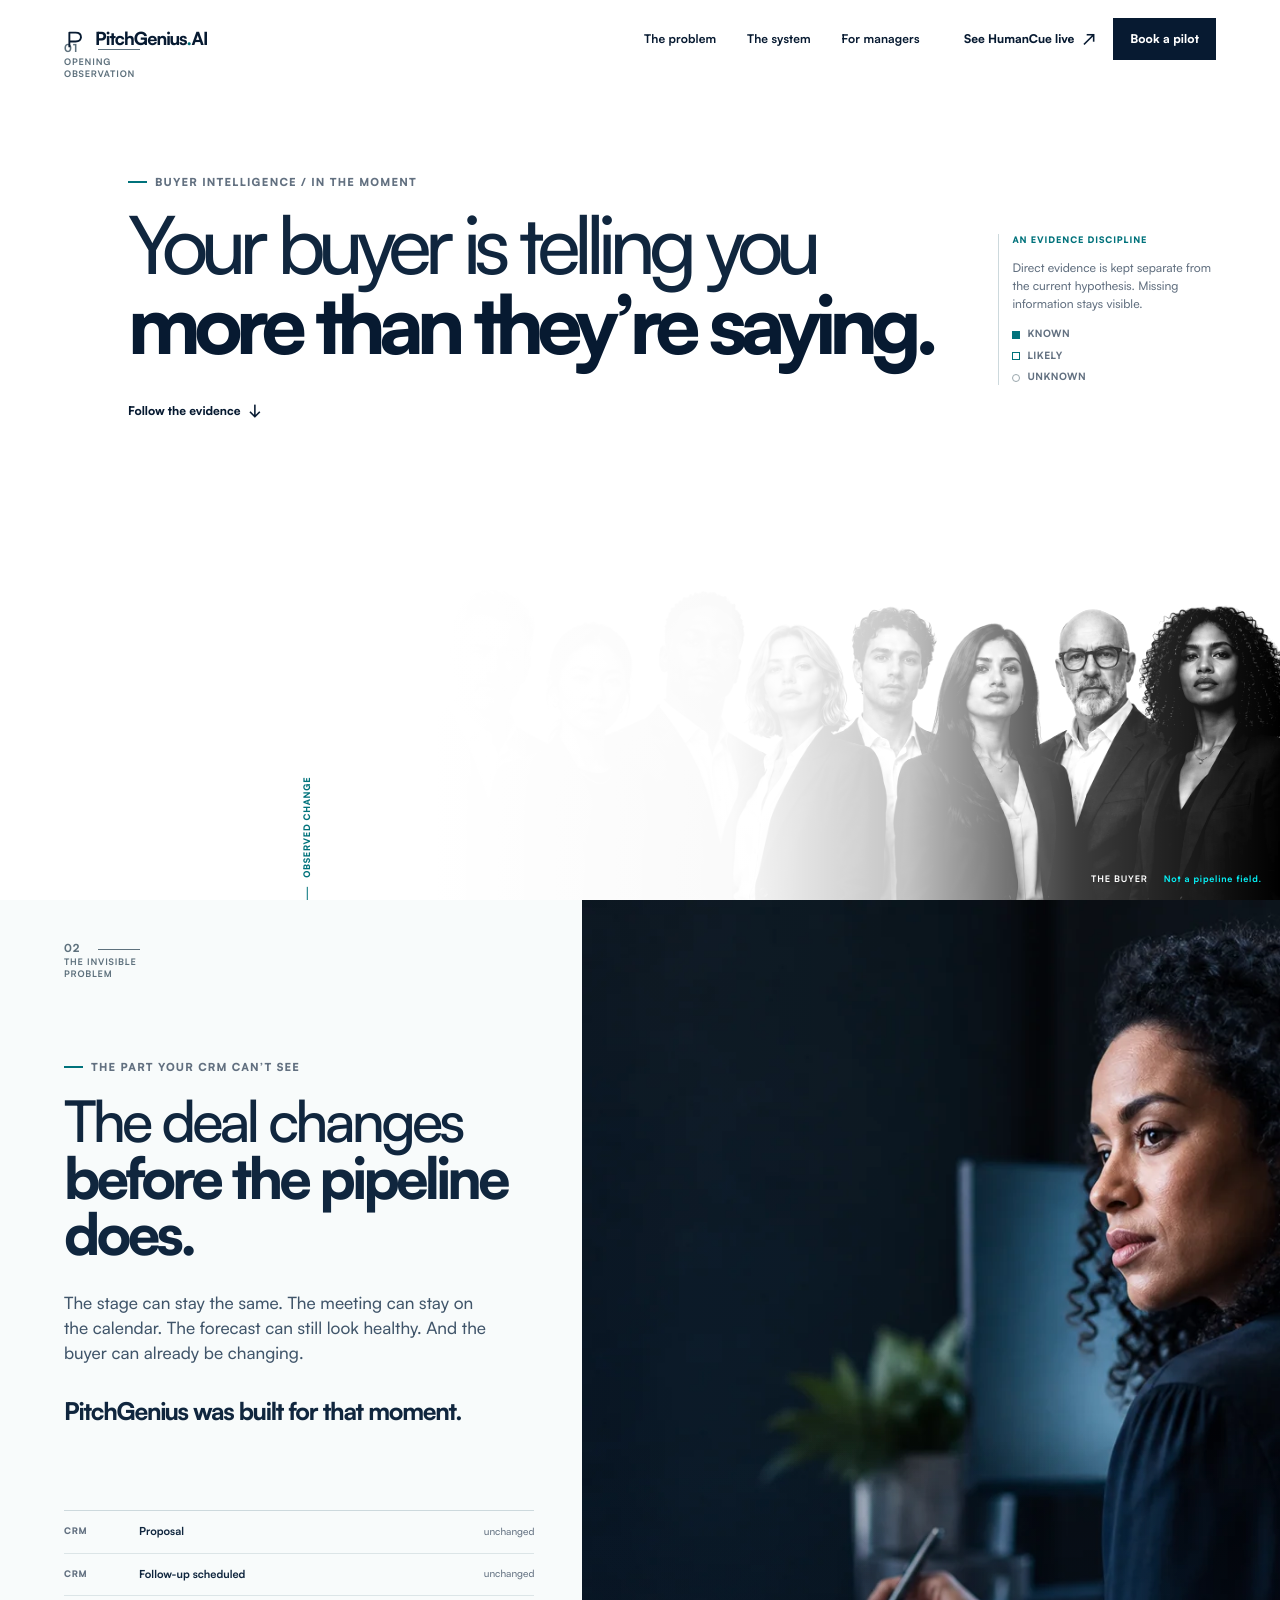
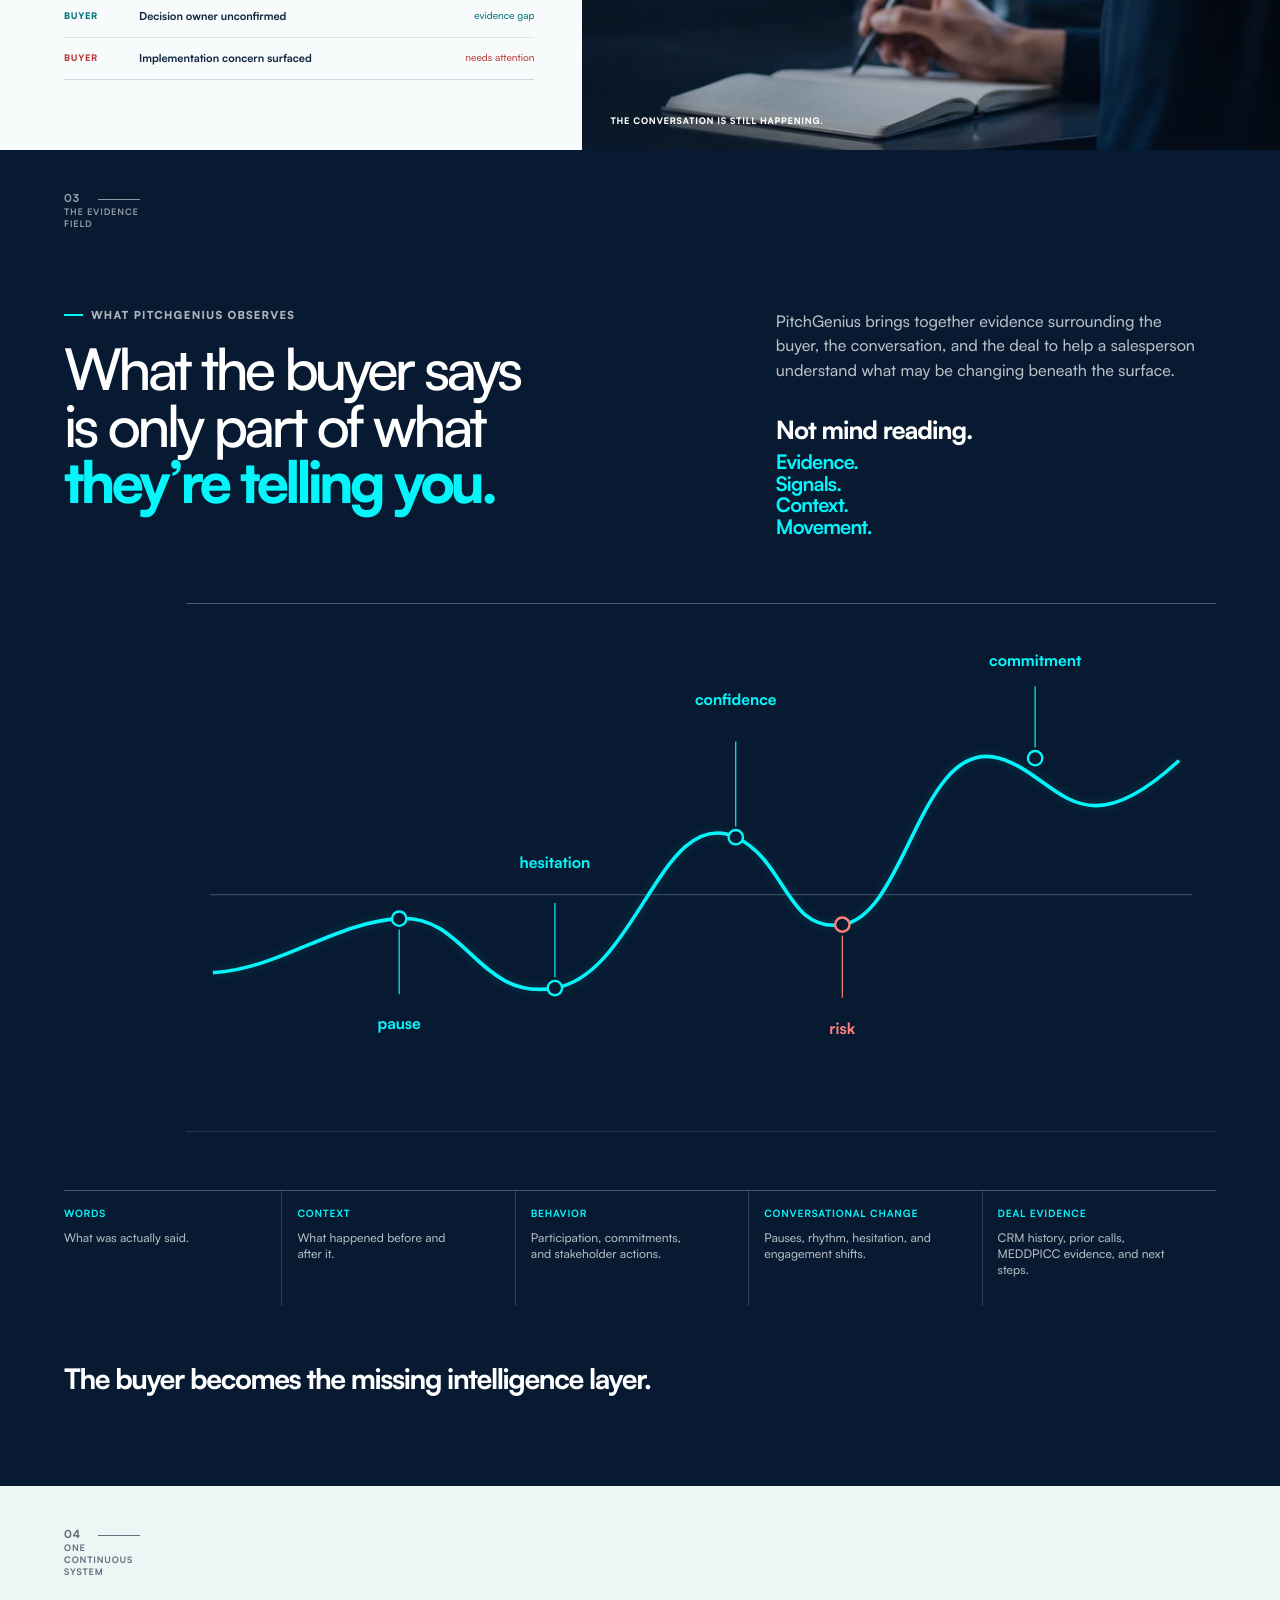
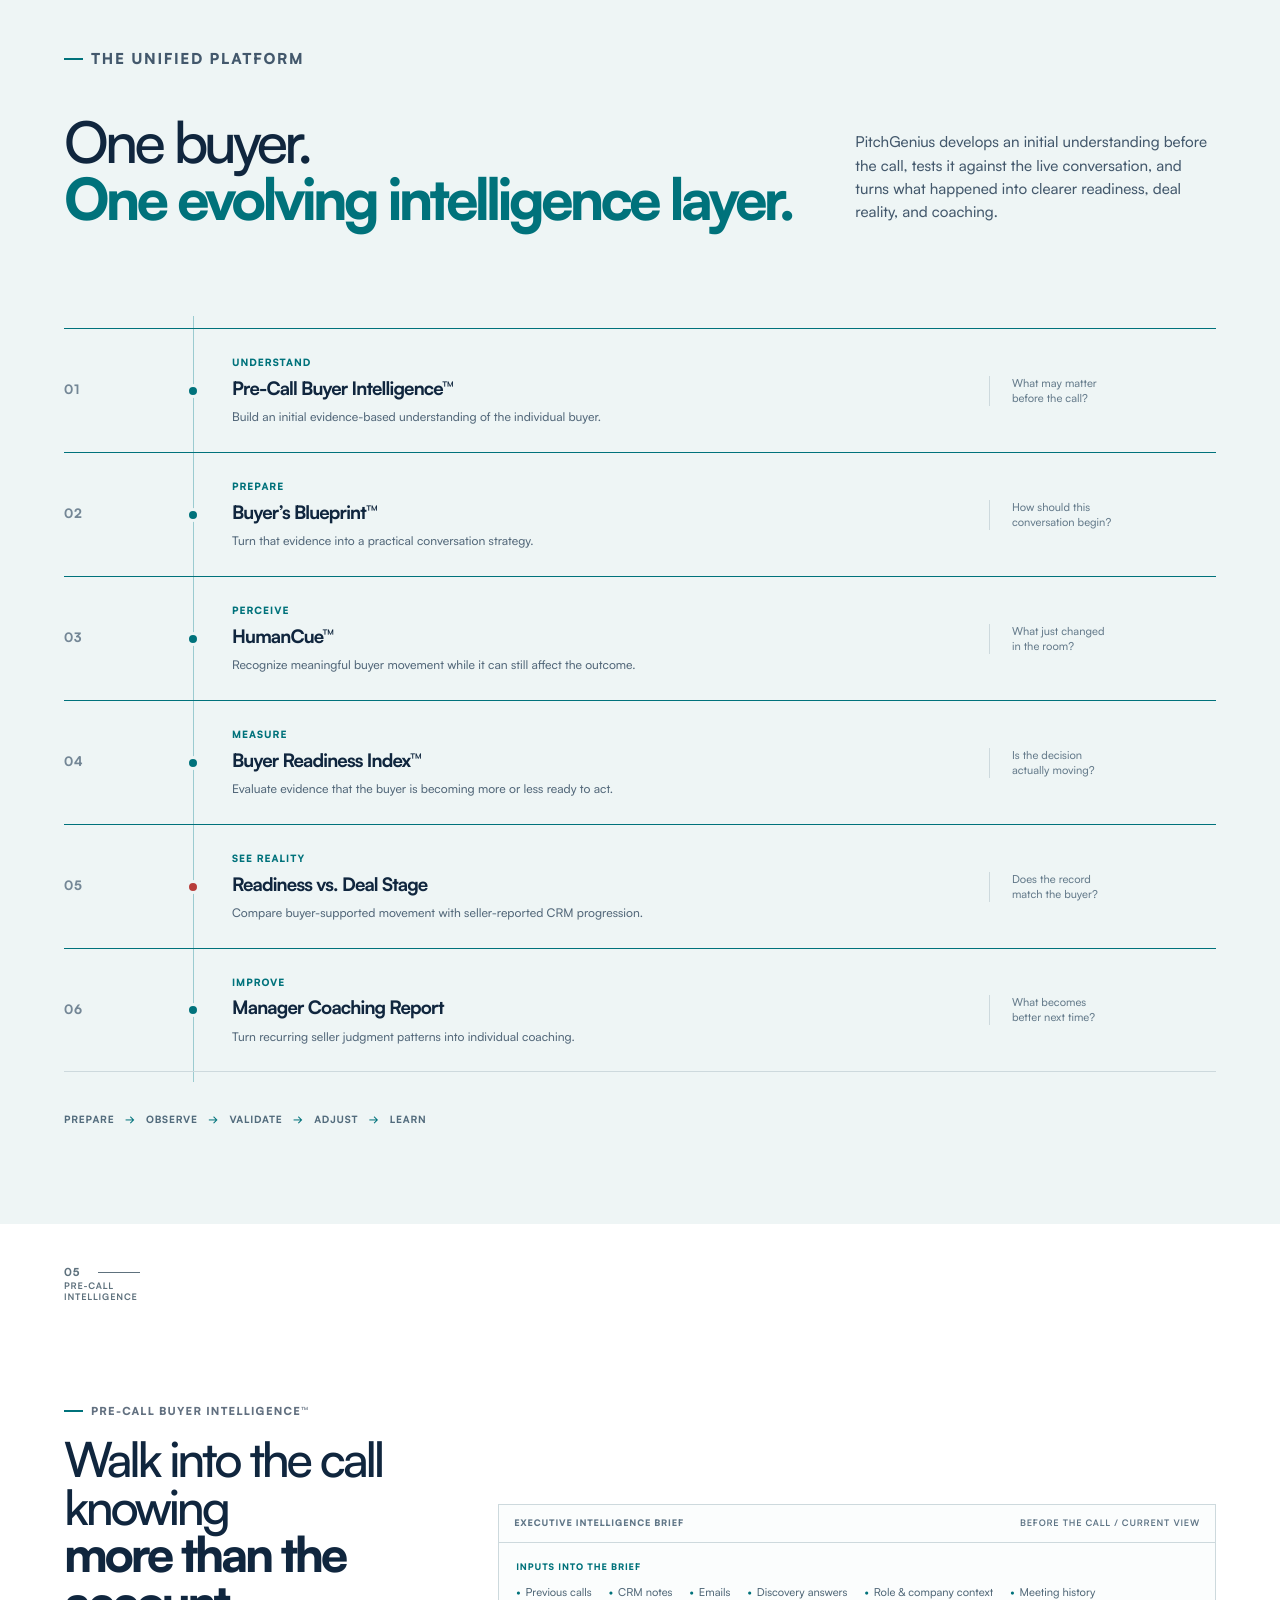
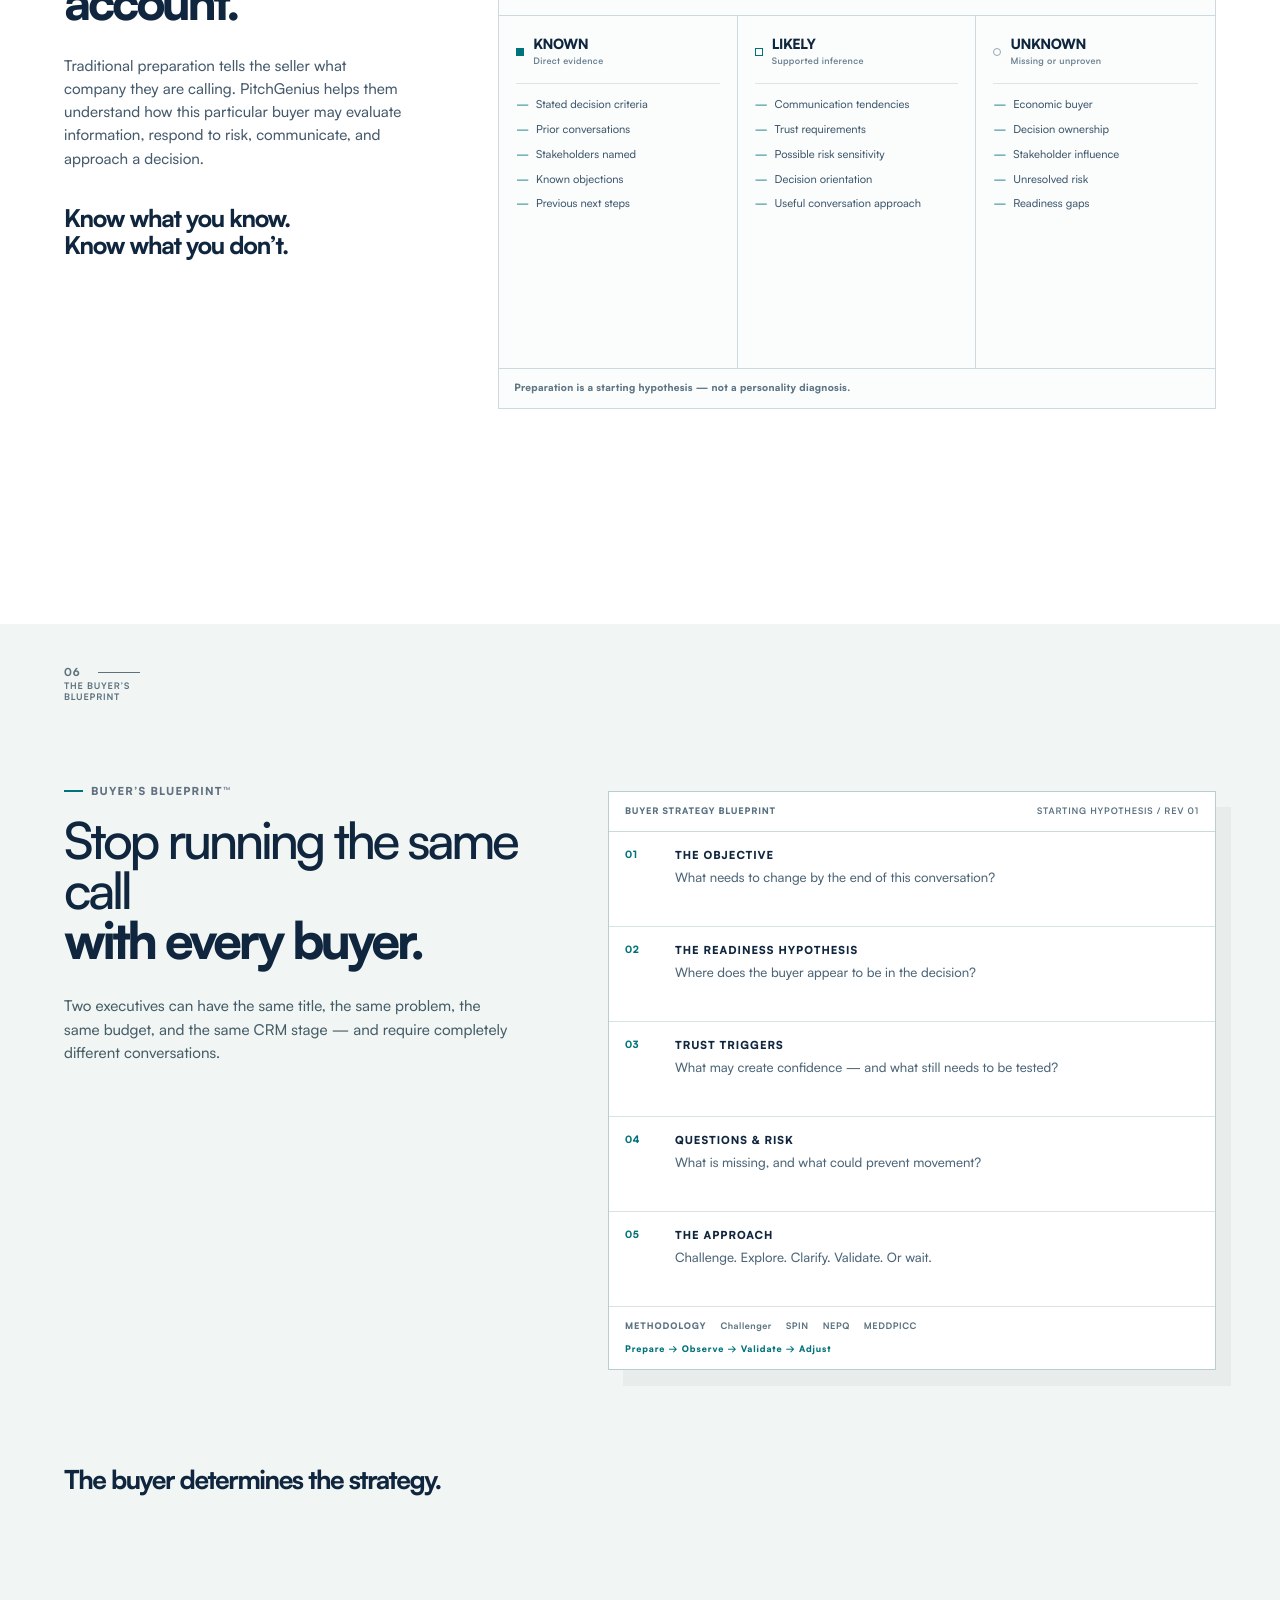
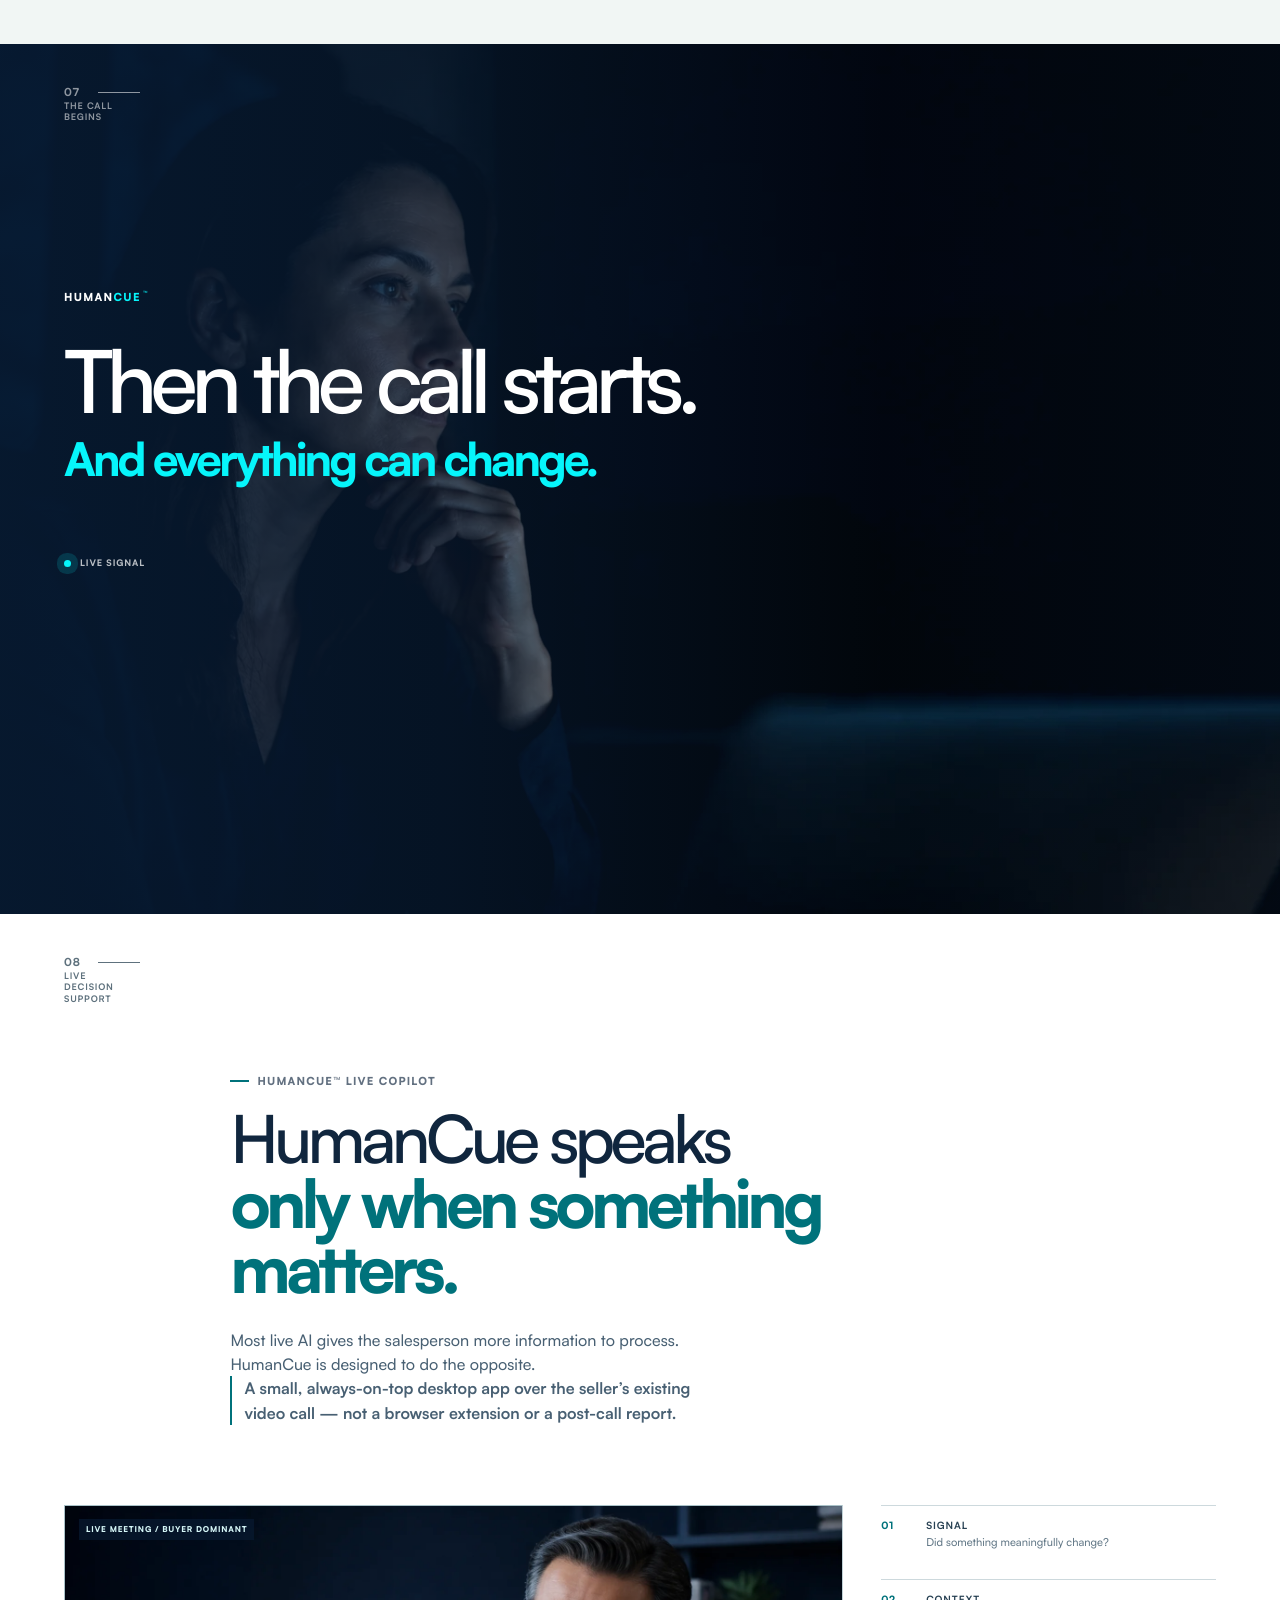
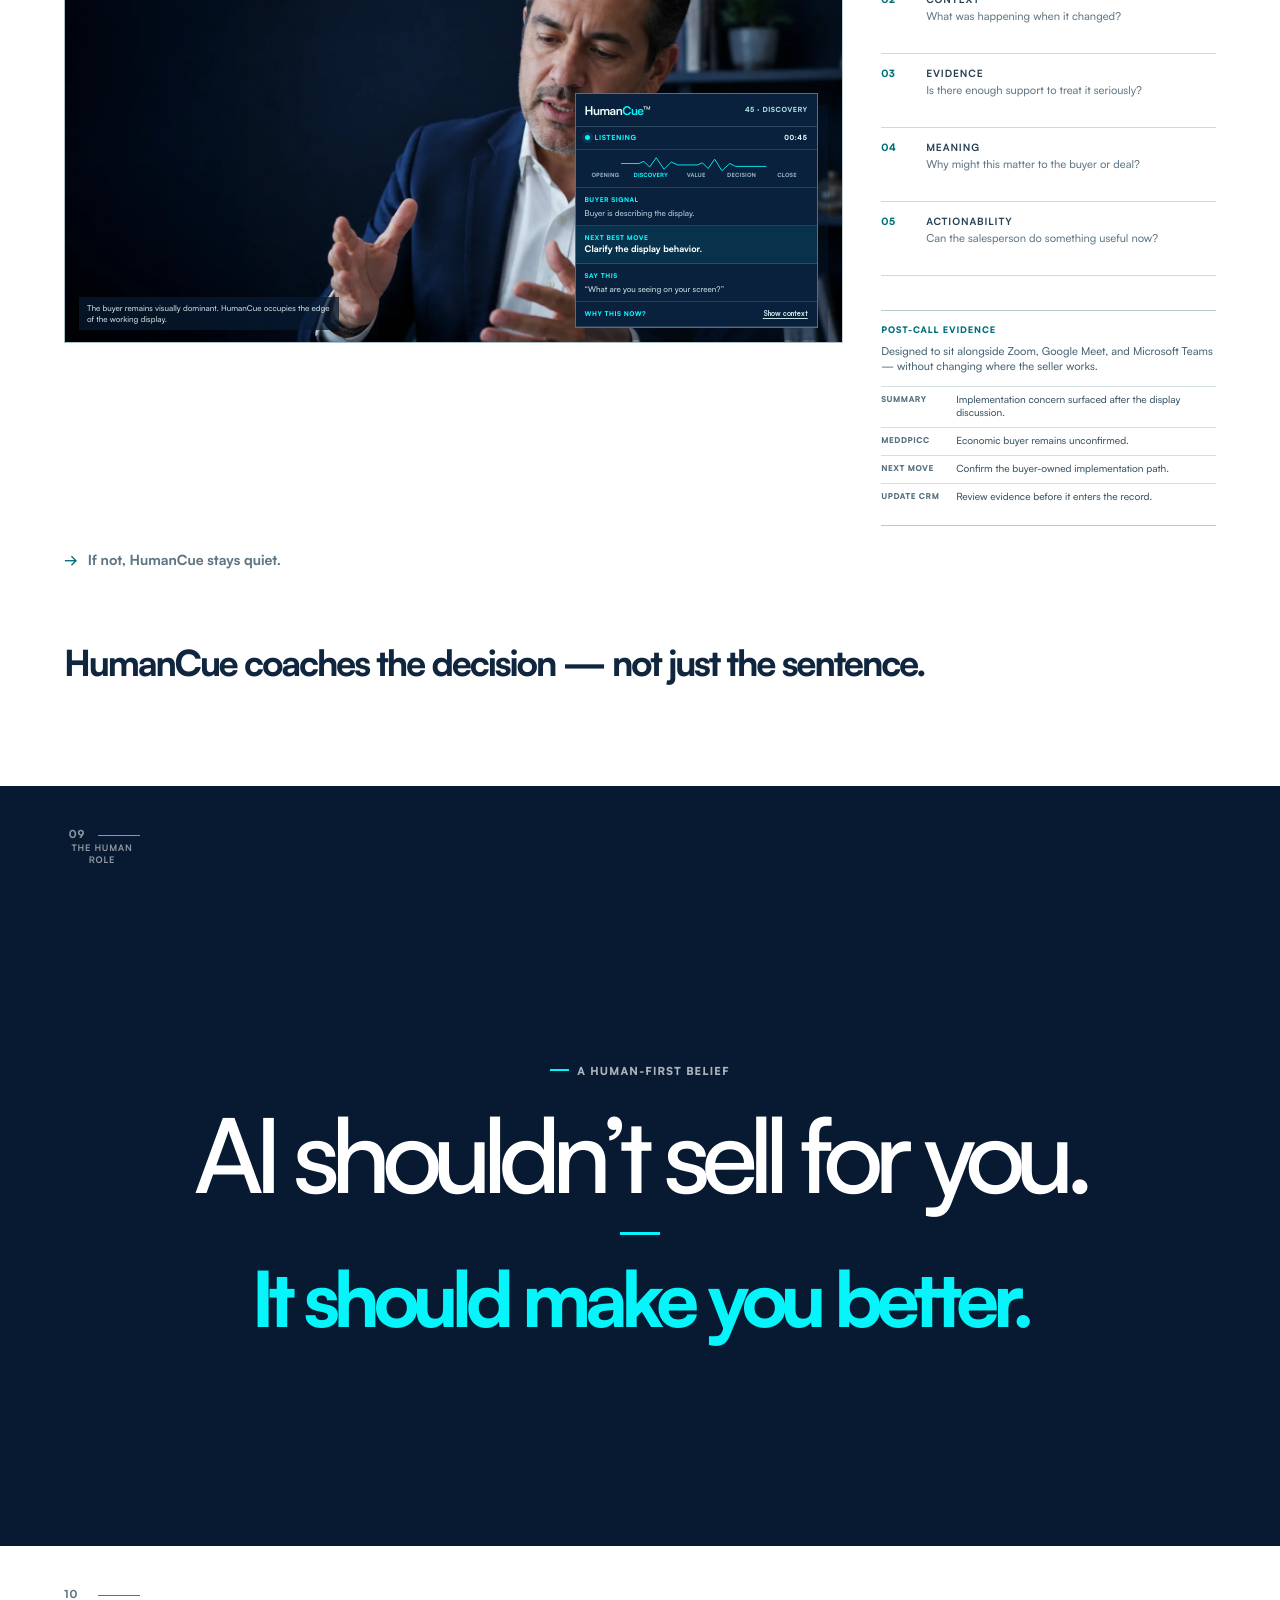
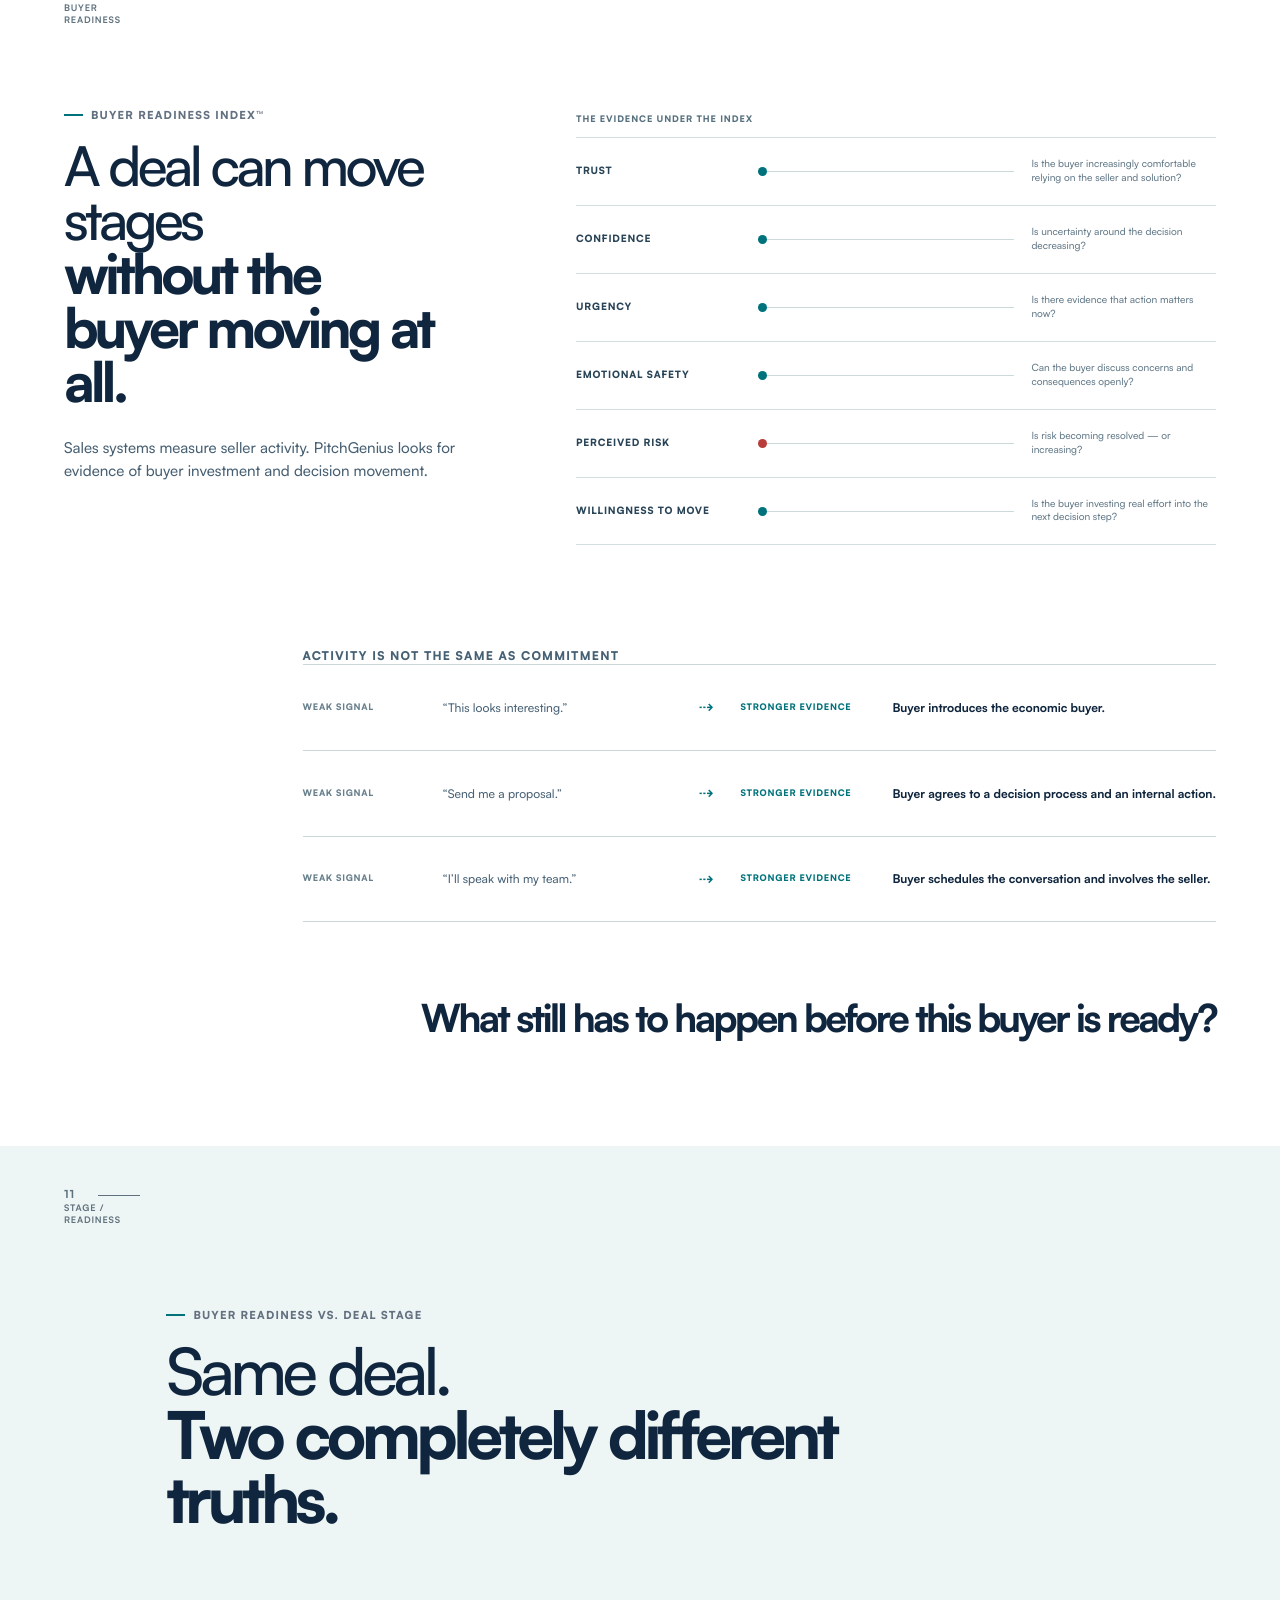
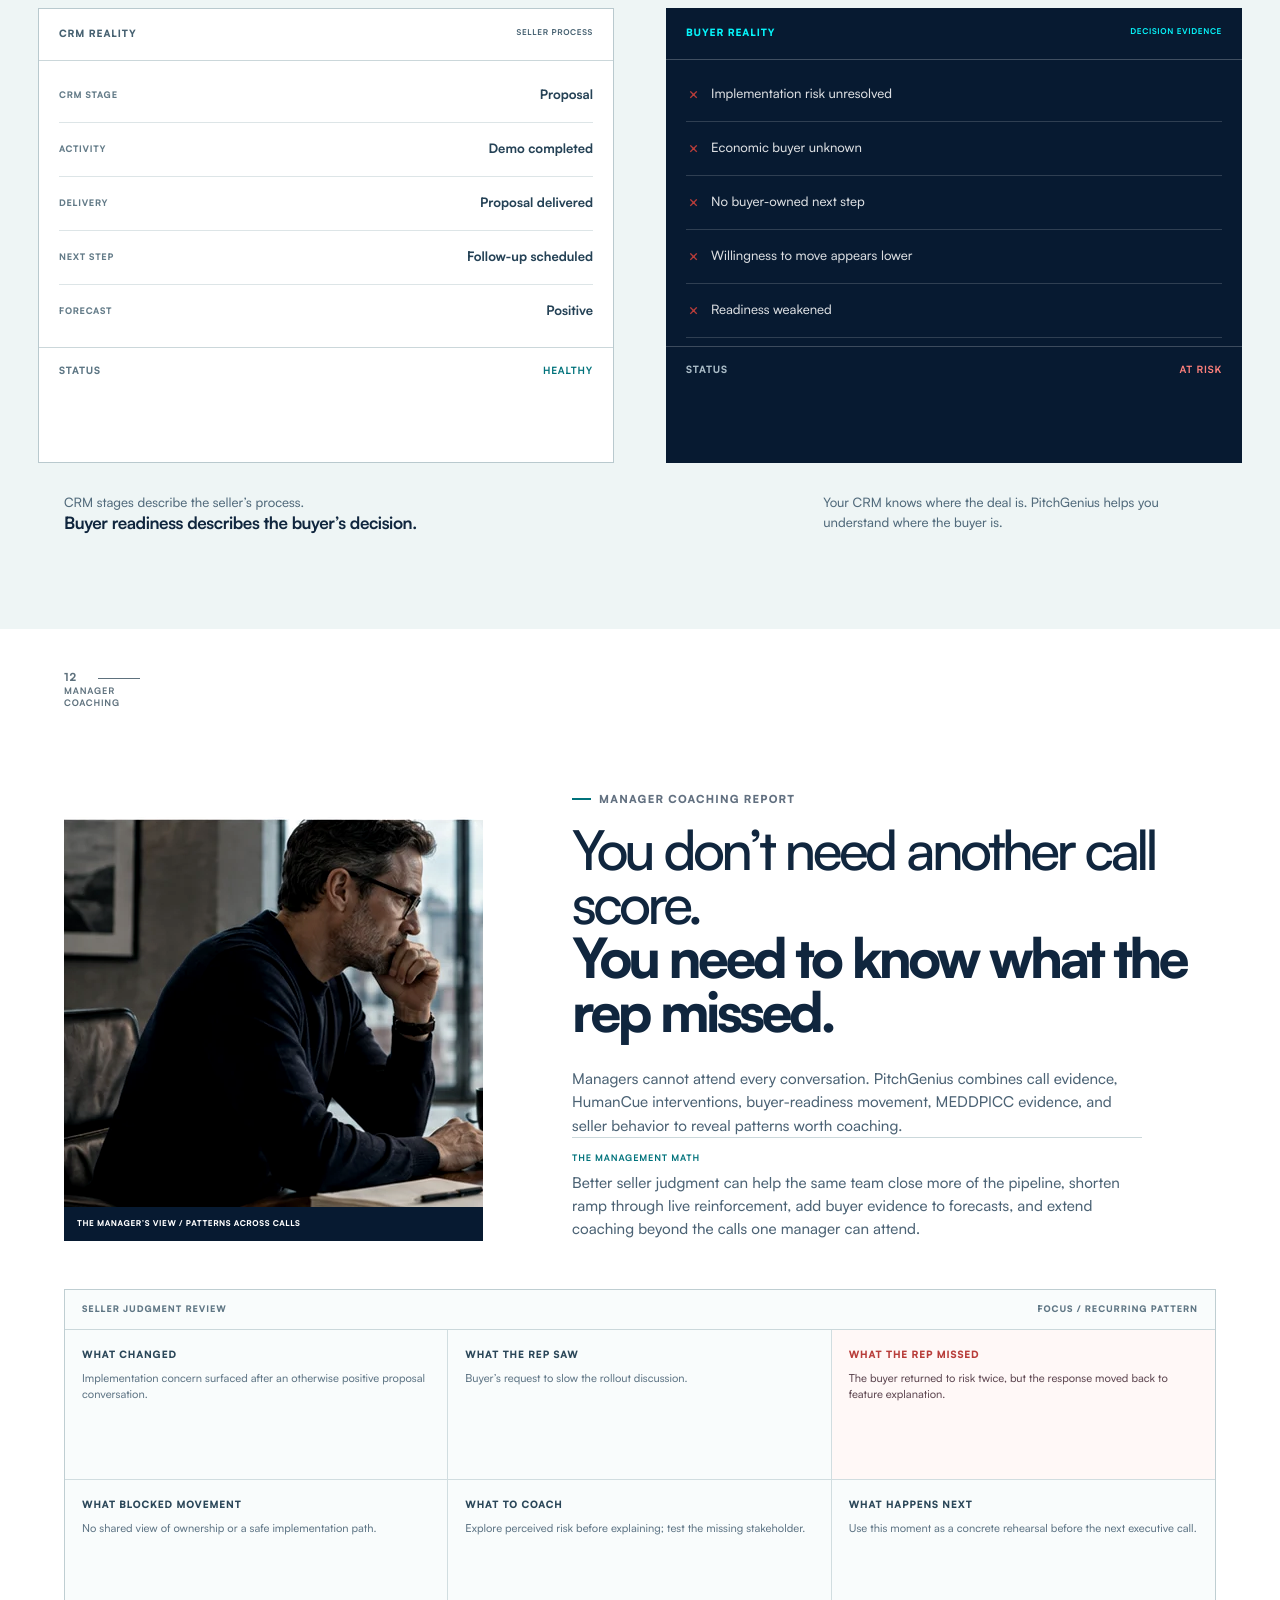
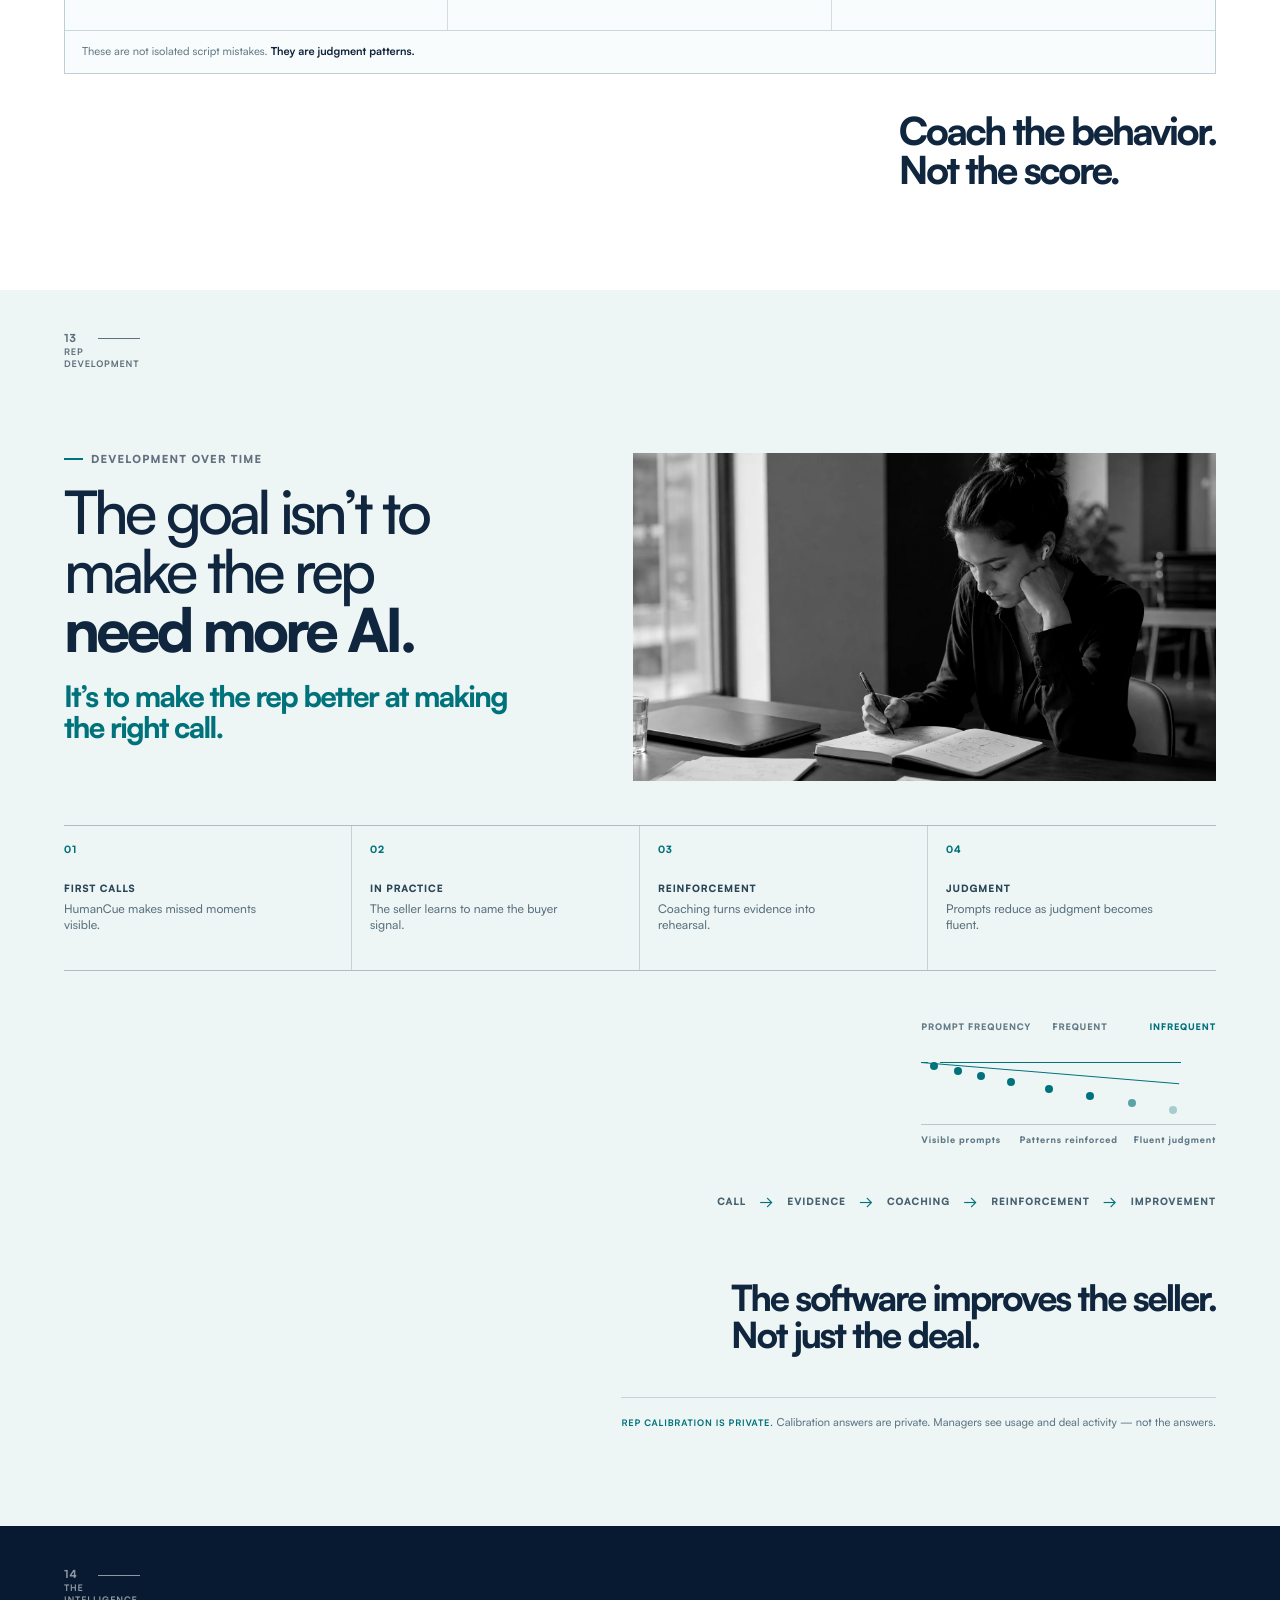
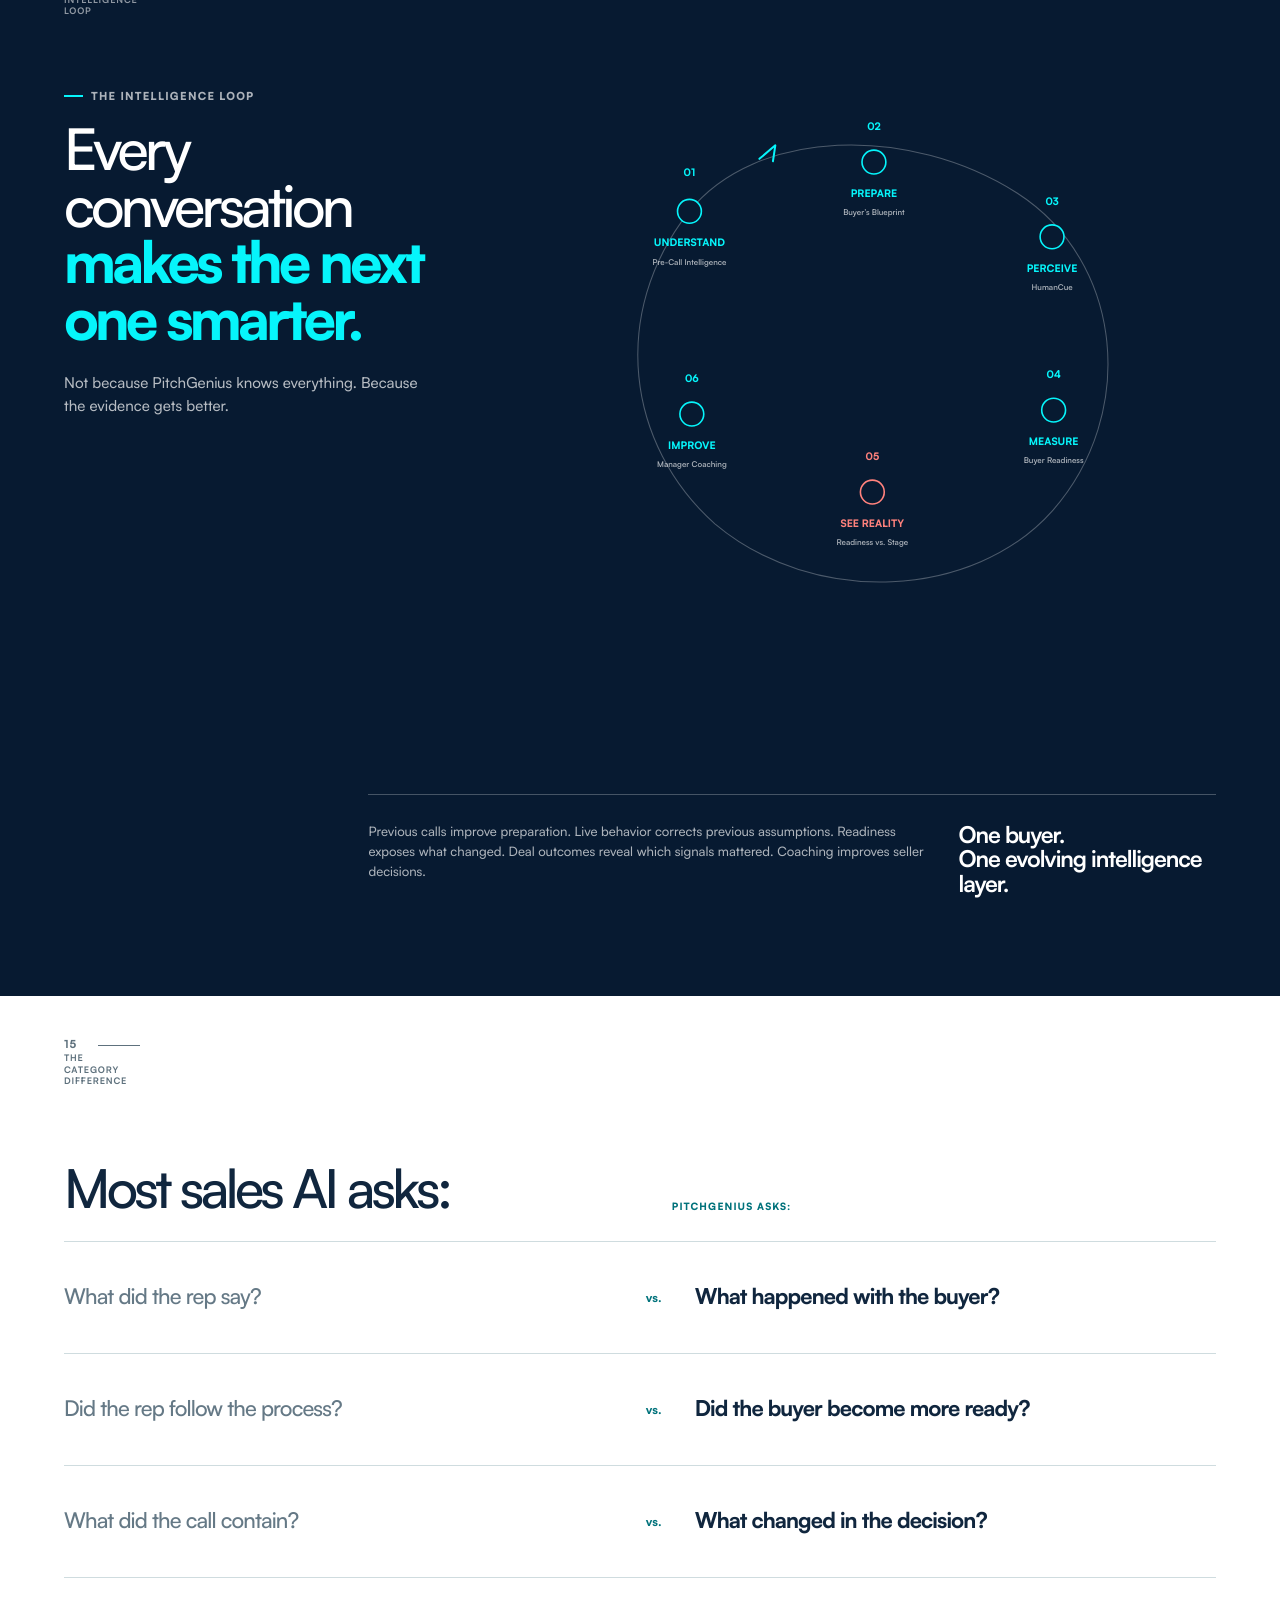
<file: variant-e/site/index.html>
<!DOCTYPE html>
<html lang="en">
<head>
  <meta charset="UTF-8" />
  <meta name="viewport" content="width=device-width, initial-scale=1" />
  <meta name="description" content="PitchGenius helps salespeople understand evidence of buyer movement before, during, and after the call." />
  <meta name="theme-color" content="#f8fbfb" />
  <title>PitchGenius — the buyer behind the deal</title>
  <link rel="icon" href="assets/logo-black.png" />
  <link rel="stylesheet" href="styles.css" />
  <noscript><style>[data-reveal],[data-reveal-group]>*{opacity:1!important;transform:none!important}.trace-path{stroke-dashoffset:0!important}</style></noscript>
</head>
<body>
  <a class="skip-link" href="#main">Skip to content</a>

  <header class="nav" id="nav">
    <a class="brand" href="#main" aria-label="PitchGenius home">
      <svg class="brand__mark" viewBox="0 0 30 30" aria-hidden="true" focusable="false">
        <path d="M7 24V6h8.1c4.3 0 7 2.2 7 5.8s-2.7 5.8-7 5.8H7M15.1 6c4.3 0 7 2.2 7 5.8" />
      </svg>
      <span>PitchGenius<span class="brand__dot">.</span>AI</span>
    </a>
    <nav class="nav__links" id="primary-nav" aria-label="Primary navigation">
      <a href="#e02">The problem</a>
      <a href="#e04">The system</a>
      <a href="#e12">For managers</a>
    </nav>
    <div class="nav__actions">
      <a class="text-link nav__live" href="#e08">See HumanCue live <span aria-hidden="true">↗</span></a>
      <a class="button button--ink" href="https://pitchgenius.ai">Book a pilot</a>
      <button class="menu-toggle" id="menu-toggle" type="button" aria-expanded="false" aria-controls="primary-nav" aria-haspopup="true" aria-label="Open menu">
        <span class="sr-only" id="menu-toggle-label">Open menu</span>
        <span></span><span></span>
      </button>
    </div>
  </header>

  <main id="main">
    <!-- 01 / a buyer is an evidence field, not a record -->
    <section class="hero chapter" id="e01" aria-labelledby="hero-title">
      <div class="chapter-mark" aria-hidden="true"><span>01</span><i></i><small>OPENING<br />OBSERVATION</small></div>
      <div class="hero__copy">
        <p class="eyebrow eyebrow--signal" data-reveal>BUYER INTELLIGENCE / IN THE MOMENT</p>
        <h1 id="hero-title" data-reveal style="--delay:.07s">
          <span>Your buyer is telling you</span>
          <strong>more than they’re saying.</strong>
        </h1>
        <a class="text-link hero__link" data-reveal style="--delay:.17s" href="#e02">Follow the evidence <span aria-hidden="true">↓</span></a>
      </div>

      <aside class="hero__margin-note" data-reveal style="--delay:.24s" aria-label="How PitchGenius handles buyer information">
        <p class="margin-note__label">AN EVIDENCE DISCIPLINE</p>
        <p>Direct evidence is kept separate from the current hypothesis. Missing information stays visible.</p>
        <div class="certainty-key" aria-label="Evidence key">
          <span><i class="key-known"></i>Known</span>
          <span><i class="key-likely"></i>Likely</span>
          <span><i class="key-unknown"></i>Unknown</span>
        </div>
      </aside>

      <figure class="hero__portrait-strip" data-reveal style="--delay:.12s">
        <img src="assets/e-portrait-band.webp" width="1916" height="821" alt="A line of composed, thoughtful business leaders" />
        <figcaption><span>THE BUYER</span><span>Not a pipeline field.</span></figcaption>
      </figure>
      <div class="hero__trace" aria-hidden="true">
        <span class="hero__trace-dot"></span>
        <span class="hero__trace-line"></span>
        <span class="hero__trace-label">observed change</span>
      </div>
    </section>

    <!-- 02 / the mismatch starts before the status changes -->
    <section class="problem chapter" id="e02" aria-labelledby="problem-title">
      <div class="chapter-mark" aria-hidden="true"><span>02</span><i></i><small>THE INVISIBLE<br />PROBLEM</small></div>
      <div class="problem__copy">
        <p class="eyebrow eyebrow--signal" data-reveal>THE PART YOUR CRM CAN’T SEE</p>
        <h2 id="problem-title" data-reveal style="--delay:.06s">The deal changes<br /><strong>before the pipeline does.</strong></h2>
        <p class="problem__body" data-reveal style="--delay:.13s">The stage can stay the same. The meeting can stay on the calendar. The forecast can still look healthy. And the buyer can already be changing.</p>
        <p class="statement" data-reveal style="--delay:.19s">PitchGenius was built for that moment.</p>
      </div>
      <div class="problem__ledger" data-reveal style="--delay:.22s" aria-label="Pipeline and buyer evidence comparison">
        <div class="ledger-row ledger-row--quiet"><span>CRM</span><b>Proposal</b><em>unchanged</em></div>
        <div class="ledger-row ledger-row--quiet"><span>CRM</span><b>Follow-up scheduled</b><em>unchanged</em></div>
        <div class="ledger-row ledger-row--signal"><span>BUYER</span><b>Decision owner unconfirmed</b><em>evidence gap</em></div>
        <div class="ledger-row ledger-row--risk"><span>BUYER</span><b>Implementation concern surfaced</b><em>needs attention</em></div>
      </div>
      <figure class="problem__image" data-reveal style="--delay:.1s">
        <img src="assets/e-problem-call.webp" width="1672" height="941" loading="lazy" decoding="async" alt="A sales professional listening closely during a remote call" />
        <figcaption>THE CONVERSATION IS STILL HAPPENING.</figcaption>
      </figure>
    </section>

    <!-- 03 / evidence is wider than literal words -->
    <section class="evidence chapter chapter--dark" id="e03" data-nav-theme="dark" aria-labelledby="evidence-title">
      <div class="chapter-mark chapter-mark--light" aria-hidden="true"><span>03</span><i></i><small>THE EVIDENCE<br />FIELD</small></div>
      <header class="evidence__heading">
        <p class="eyebrow eyebrow--signal" data-reveal>WHAT PITCHGENIUS OBSERVES</p>
        <h2 id="evidence-title" data-reveal style="--delay:.05s">What the buyer says<br />is only part of what<br /><strong>they’re telling you.</strong></h2>
      </header>
      <div class="evidence__intro" data-reveal style="--delay:.15s">
        <p>PitchGenius brings together evidence surrounding the buyer, the conversation, and the deal to help a salesperson understand what may be changing beneath the surface.</p>
        <p class="evidence__not">Not mind reading.</p>
        <p class="evidence__words">Evidence.<br />Signals.<br />Context.<br />Movement.</p>
      </div>
      <div class="signal-map" data-reveal style="--delay:.1s" aria-label="A signal trace through the conversation">
        <svg viewBox="0 0 860 410" role="img" aria-label="A conversation trace annotated with pause, hesitation, confidence, risk, and commitment">
          <path class="signal-map__baseline" d="M20 216H840" />
          <path class="trace-path" id="signal-trace" d="M24 281C80 277 124 239 178 236c56-4 66 69 130 58 69-12 89-154 151-126 43 20 42 80 89 73 54-8 65-157 131-139 49 14 65 80 149 3" />
          <g class="signal-map__tag signal-map__tag--bottom"><circle cx="178" cy="236" r="6" /><path d="M178 245v54" /><text x="178" y="328">pause</text></g>
          <g class="signal-map__tag signal-map__tag--top"><circle cx="308" cy="294" r="6" /><path d="M308 285v-62" /><text x="308" y="194">hesitation</text></g>
          <g class="signal-map__tag signal-map__tag--top"><circle cx="459" cy="168" r="6" /><path d="M459 159v-71" /><text x="459" y="58">confidence</text></g>
          <g class="signal-map__tag signal-map__tag--bottom signal-map__tag--risk"><circle cx="548" cy="241" r="6" /><path d="M548 250v52" /><text x="548" y="332">risk</text></g>
          <g class="signal-map__tag signal-map__tag--top"><circle cx="709" cy="102" r="6" /><path d="M709 93V42" /><text x="709" y="25">commitment</text></g>
        </svg>
      </div>
      <div class="signal-map-mobile" data-reveal style="--delay:.1s" aria-label="A conversation trace showing five observable buyer signals">
        <svg viewBox="0 0 320 144" aria-hidden="true" focusable="false">
          <path class="signal-map-mobile__baseline" d="M16 100H304" />
          <path class="signal-map-mobile__trace" d="M18 111C42 110 55 90 78 91c27 1 23 34 48 29 26-5 34-74 61-59 18 10 17 37 36 33 25-5 28-70 58-60 19 7 22 30 34 10" />
          <circle cx="78" cy="91" r="4" /><circle cx="126" cy="120" r="4" /><circle cx="187" cy="61" r="4" /><circle cx="223" cy="94" r="4" /><circle cx="281" cy="35" r="4" />
        </svg>
        <ol class="signal-map-mobile__labels">
          <li><i></i><span>PAUSE</span></li>
          <li><i></i><span>HESITATION</span></li>
          <li><i></i><span>CONFIDENCE</span></li>
          <li class="is-risk"><i></i><span>RISK</span></li>
          <li><i></i><span>COMMITMENT</span></li>
        </ol>
      </div>
      <ol class="evidence__types" data-reveal-group aria-label="Types of evidence">
        <li><b>WORDS</b><span>What was actually said.</span></li>
        <li><b>CONTEXT</b><span>What happened before and after it.</span></li>
        <li><b>BEHAVIOR</b><span>Participation, commitments, and stakeholder actions.</span></li>
        <li><b>CONVERSATIONAL CHANGE</b><span>Pauses, rhythm, hesitation, and engagement shifts.</span></li>
        <li><b>DEAL EVIDENCE</b><span>CRM history, prior calls, MEDDPICC evidence, and next steps.</span></li>
      </ol>
      <p class="evidence__close" data-reveal>The buyer becomes the missing intelligence layer.</p>
    </section>

    <!-- 04 / the platform reads like a continuous record -->
    <section class="system chapter" id="e04" aria-labelledby="system-title">
      <div class="chapter-mark" aria-hidden="true"><span>04</span><i></i><small>ONE CONTINUOUS<br />SYSTEM</small></div>
      <header class="system__heading">
        <p class="eyebrow eyebrow--signal" data-reveal>THE UNIFIED PLATFORM</p>
        <h2 id="system-title" data-reveal style="--delay:.05s">One buyer.<br /><strong>One evolving intelligence layer.</strong></h2>
        <p data-reveal style="--delay:.12s">PitchGenius develops an initial understanding before the call, tests it against the live conversation, and turns what happened into clearer readiness, deal reality, and coaching.</p>
      </header>

      <ol class="system__rail" aria-label="The PitchGenius buyer intelligence loop">
        <li data-reveal style="--delay:.02s">
          <span class="system__number">01</span><span class="system__pin" aria-hidden="true"></span>
          <div><b>UNDERSTAND</b><h3>Pre-Call Buyer Intelligence™</h3><p>Build an initial evidence-based understanding of the individual buyer.</p></div>
          <em>What may matter<br />before the call?</em>
        </li>
        <li data-reveal style="--delay:.07s">
          <span class="system__number">02</span><span class="system__pin" aria-hidden="true"></span>
          <div><b>PREPARE</b><h3>Buyer’s Blueprint™</h3><p>Turn that evidence into a practical conversation strategy.</p></div>
          <em>How should this<br />conversation begin?</em>
        </li>
        <li data-reveal style="--delay:.12s">
          <span class="system__number">03</span><span class="system__pin" aria-hidden="true"></span>
          <div><b>PERCEIVE</b><h3>HumanCue™</h3><p>Recognize meaningful buyer movement while it can still affect the outcome.</p></div>
          <em>What just changed<br />in the room?</em>
        </li>
        <li data-reveal style="--delay:.17s">
          <span class="system__number">04</span><span class="system__pin" aria-hidden="true"></span>
          <div><b>MEASURE</b><h3>Buyer Readiness Index™</h3><p>Evaluate evidence that the buyer is becoming more or less ready to act.</p></div>
          <em>Is the decision<br />actually moving?</em>
        </li>
        <li data-reveal style="--delay:.22s">
          <span class="system__number">05</span><span class="system__pin system__pin--risk" aria-hidden="true"></span>
          <div><b>SEE REALITY</b><h3>Readiness vs. Deal Stage</h3><p>Compare buyer-supported movement with seller-reported CRM progression.</p></div>
          <em>Does the record<br />match the buyer?</em>
        </li>
        <li data-reveal style="--delay:.27s">
          <span class="system__number">06</span><span class="system__pin" aria-hidden="true"></span>
          <div><b>IMPROVE</b><h3>Manager Coaching Report</h3><p>Turn recurring seller judgment patterns into individual coaching.</p></div>
          <em>What becomes<br />better next time?</em>
        </li>
      </ol>
      <p class="system__foot" data-reveal>Prepare <span>→</span> Observe <span>→</span> Validate <span>→</span> Adjust <span>→</span> Learn</p>
    </section>

    <!-- 05 / the intelligence brief exposes certainty, it does not fake it -->
    <section class="precall chapter" id="e05" aria-labelledby="precall-title">
      <div class="chapter-mark" aria-hidden="true"><span>05</span><i></i><small>PRE-CALL<br />INTELLIGENCE</small></div>
      <div class="precall__copy">
        <p class="eyebrow eyebrow--signal" data-reveal>PRE-CALL BUYER INTELLIGENCE™</p>
        <h2 id="precall-title" data-reveal style="--delay:.06s">Walk into the call knowing<br /><strong>more than the account.</strong></h2>
        <p data-reveal style="--delay:.13s">Traditional preparation tells the seller what company they are calling. PitchGenius helps them understand how this particular buyer may evaluate information, respond to risk, communicate, and approach a decision.</p>
        <p class="statement" data-reveal style="--delay:.18s">Know what you know.<br />Know what you don’t.</p>
      </div>

      <article class="evidence-ledger" data-reveal style="--delay:.13s" aria-label="Executive intelligence brief">
        <header class="evidence-ledger__head">
          <span>EXECUTIVE INTELLIGENCE BRIEF</span>
          <span>BEFORE THE CALL / CURRENT VIEW</span>
        </header>
        <div class="evidence-ledger__sources">
          <p>INPUTS INTO THE BRIEF</p>
          <ul>
            <li>Previous calls</li><li>CRM notes</li><li>Emails</li><li>Discovery answers</li>
            <li>Role &amp; company context</li><li>Meeting history</li>
          </ul>
        </div>
        <div class="evidence-ledger__columns">
          <section>
            <header><i class="key-known"></i><h3>KNOWN</h3><small>Direct evidence</small></header>
            <ul><li>Stated decision criteria</li><li>Prior conversations</li><li>Stakeholders named</li><li>Known objections</li><li>Previous next steps</li></ul>
          </section>
          <section>
            <header><i class="key-likely"></i><h3>LIKELY</h3><small>Supported inference</small></header>
            <ul><li>Communication tendencies</li><li>Trust requirements</li><li>Possible risk sensitivity</li><li>Decision orientation</li><li>Useful conversation approach</li></ul>
          </section>
          <section>
            <header><i class="key-unknown"></i><h3>UNKNOWN</h3><small>Missing or unproven</small></header>
            <ul><li>Economic buyer</li><li>Decision ownership</li><li>Stakeholder influence</li><li>Unresolved risk</li><li>Readiness gaps</li></ul>
          </section>
        </div>
        <footer>Preparation is a starting hypothesis — not a personality diagnosis.</footer>
      </article>
    </section>

    <!-- 06 / a brief is a strategy, not another dashboard -->
    <section class="blueprint chapter" id="e06" aria-labelledby="blueprint-title">
      <div class="chapter-mark" aria-hidden="true"><span>06</span><i></i><small>THE BUYER’S<br />BLUEPRINT</small></div>
      <header class="blueprint__heading">
        <p class="eyebrow eyebrow--signal" data-reveal>BUYER’S BLUEPRINT™</p>
        <h2 id="blueprint-title" data-reveal style="--delay:.06s">Stop running the same call<br /><strong>with every buyer.</strong></h2>
        <p data-reveal style="--delay:.12s">Two executives can have the same title, the same problem, the same budget, and the same CRM stage — and require completely different conversations.</p>
      </header>
      <article class="blueprint-sheet" data-reveal style="--delay:.13s" aria-label="A Buyer’s Blueprint strategy brief">
        <header><span>BUYER STRATEGY BLUEPRINT</span><span>STARTING HYPOTHESIS / REV 01</span></header>
        <div class="blueprint-sheet__rows">
          <section><span>01</span><div><h3>THE OBJECTIVE</h3><p>What needs to change by the end of this conversation?</p></div></section>
          <section><span>02</span><div><h3>THE READINESS HYPOTHESIS</h3><p>Where does the buyer appear to be in the decision?</p></div></section>
          <section><span>03</span><div><h3>TRUST TRIGGERS</h3><p>What may create confidence — and what still needs to be tested?</p></div></section>
          <section><span>04</span><div><h3>QUESTIONS &amp; RISK</h3><p>What is missing, and what could prevent movement?</p></div></section>
          <section><span>05</span><div><h3>THE APPROACH</h3><p>Challenge. Explore. Clarify. Validate. Or wait.</p></div></section>
        </div>
        <footer><span>METHODOLOGY</span><b>Challenger</b><b>SPIN</b><b>NEPQ</b><b>MEDDPICC</b><em>Prepare → Observe → Validate → Adjust</em></footer>
      </article>
      <p class="blueprint__close" data-reveal>The buyer determines the strategy.</p>
    </section>

    <!-- 07 / the real meeting tests every previous assumption -->
    <section class="cue-entry chapter chapter--dark" id="e07" data-nav-theme="dark" aria-labelledby="cue-entry-title">
      <div class="chapter-mark chapter-mark--light" aria-hidden="true"><span>07</span><i></i><small>THE CALL<br />BEGINS</small></div>
      <figure class="cue-entry__image">
        <img src="assets/e-cue-transition.webp" width="1672" height="941" loading="lazy" decoding="async" alt="A salesperson focused on the person speaking in a remote meeting" />
      </figure>
      <div class="cue-entry__veil" aria-hidden="true"></div>
      <div class="cue-entry__copy">
        <p class="cue-word" data-reveal>HUMAN<span>CUE</span><sup>™</sup></p>
        <h2 id="cue-entry-title" data-reveal style="--delay:.08s">Then the call starts.</h2>
        <p data-reveal style="--delay:.25s">And everything can change.</p>
        <span class="cue-entry__signal" data-reveal style="--delay:.35s"><i></i>LIVE SIGNAL</span>
      </div>
    </section>

    <!-- 08 / HumanCue intentionally occupies only the edge of the meeting -->
    <section class="human-cue chapter" id="e08" aria-labelledby="human-cue-title">
      <div class="chapter-mark" aria-hidden="true"><span>08</span><i></i><small>LIVE<br />DECISION SUPPORT</small></div>
      <header class="human-cue__heading">
        <p class="eyebrow eyebrow--signal" data-reveal>HUMANCUE™ LIVE COPILOT</p>
        <h2 id="human-cue-title" data-reveal style="--delay:.06s">HumanCue speaks<br /><strong>only when something matters.</strong></h2>
        <p data-reveal style="--delay:.13s">Most live AI gives the salesperson more information to process. HumanCue is designed to do the opposite.</p>
        <p class="human-cue__product-note" data-reveal style="--delay:.17s">A small, always-on-top desktop app over the seller’s existing video call — not a browser extension or a post-call report.</p>
      </header>
      <div class="human-cue__workbench">
        <figure class="meeting-window" data-reveal style="--delay:.12s">
          <img src="assets/e-live-buyer.webp" width="1672" height="941" loading="lazy" decoding="async" alt="A buyer speaking during a consequential video meeting" />
          <aside class="cue-panel cue-panel--canonical" aria-label="Example compact HumanCue interface">
            <header><strong>Human<span>Cue</span>™</strong><span>45 · DISCOVERY</span></header>
            <div class="cue-panel__live"><span><i></i>LISTENING</span><time datetime="PT45S">00:45</time></div>
            <div class="cue-panel__wave" aria-hidden="true"><svg viewBox="0 0 210 18"><path d="M1 9h24l7-3 8 8 9-13 11 16 10-10 9 4h27l7-3 8 8 9-13 10 16 11-10 8 4h42" /></svg></div>
            <div class="cue-panel__stages" aria-label="Five call stages"><span>OPENING</span><span class="is-current">DISCOVERY</span><span>VALUE</span><span>DECISION</span><span>CLOSE</span></div>
            <div class="cue-panel__signal"><small>BUYER SIGNAL</small><span>Buyer is describing the display.</span></div>
            <div class="cue-panel__move"><small>NEXT BEST MOVE</small><p>Clarify the display behavior.</p></div>
            <div class="cue-panel__say"><small>SAY THIS</small><p>“What are you seeing on your screen?”</p></div>
            <div class="cue-panel__why"><small>WHY THIS NOW?</small><button class="cue-panel__why-toggle" type="button" data-cue-detail-toggle aria-expanded="false" aria-controls="cue-detail">Show context</button></div>
            <div class="cue-panel__detail" id="cue-detail" hidden>Evidence: the buyer returned to the display before moving on.</div>
          </aside>
          <figcaption>The buyer remains visually dominant. HumanCue occupies the edge of the working display.</figcaption>
        </figure>
        <ol class="cue-gates" data-reveal style="--delay:.25s" aria-label="How HumanCue decides whether to intervene">
          <li><span>01</span><div><b>SIGNAL</b><p>Did something meaningfully change?</p></div></li>
          <li><span>02</span><div><b>CONTEXT</b><p>What was happening when it changed?</p></div></li>
          <li><span>03</span><div><b>EVIDENCE</b><p>Is there enough support to treat it seriously?</p></div></li>
          <li><span>04</span><div><b>MEANING</b><p>Why might this matter to the buyer or deal?</p></div></li>
          <li><span>05</span><div><b>ACTIONABILITY</b><p>Can the salesperson do something useful now?</p></div></li>
        </ol>
        <aside class="cue-handoff" data-reveal style="--delay:.3s" aria-label="Post-call evidence handoff">
          <p class="cue-handoff__label">POST-CALL EVIDENCE</p>
          <p class="cue-handoff__intro">Designed to sit alongside Zoom, Google Meet, and Microsoft Teams — without changing where the seller works.</p>
          <dl>
            <div><dt>SUMMARY</dt><dd>Implementation concern surfaced after the display discussion.</dd></div>
            <div><dt>MEDDPICC</dt><dd>Economic buyer remains unconfirmed.</dd></div>
            <div><dt>NEXT MOVE</dt><dd>Confirm the buyer-owned implementation path.</dd></div>
            <div><dt>UPDATE CRM</dt><dd>Review evidence before it enters the record.</dd></div>
          </dl>
        </aside>
      </div>
      <p class="human-cue__quiet" data-reveal>If not, HumanCue stays quiet.</p>
      <p class="human-cue__close" data-reveal>HumanCue coaches the decision — not just the sentence.</p>
    </section>

    <!-- 09 / human judgment stays at the center -->
    <section class="belief chapter chapter--dark" id="e09" data-nav-theme="dark" aria-labelledby="belief-title">
      <div class="chapter-mark chapter-mark--light" aria-hidden="true"><span>09</span><i></i><small>THE HUMAN<br />ROLE</small></div>
      <div class="belief__copy" data-reveal>
        <p class="eyebrow eyebrow--signal">A HUMAN-FIRST BELIEF</p>
        <h2 id="belief-title">AI shouldn’t sell for you.</h2>
        <i aria-hidden="true"></i>
        <p>It should make you better.</p>
      </div>
    </section>

    <!-- 10 / readiness describes the decision, not activity -->
    <section class="readiness chapter" id="e10" aria-labelledby="readiness-title">
      <div class="chapter-mark" aria-hidden="true"><span>10</span><i></i><small>BUYER<br />READINESS</small></div>
      <header class="readiness__heading">
        <p class="eyebrow eyebrow--signal" data-reveal>BUYER READINESS INDEX™</p>
        <h2 id="readiness-title" data-reveal style="--delay:.05s">A deal can move stages<br /><strong>without the buyer moving at all.</strong></h2>
        <p data-reveal style="--delay:.12s">Sales systems measure seller activity. PitchGenius looks for evidence of buyer investment and decision movement.</p>
      </header>
      <div class="readiness__dimensions" data-reveal style="--delay:.1s" aria-label="Dimensions of buyer readiness">
        <p class="readiness__caption">THE EVIDENCE UNDER THE INDEX</p>
        <div class="dimension"><span>TRUST</span><i aria-hidden="true"></i><p>Is the buyer increasingly comfortable relying on the seller and solution?</p></div>
        <div class="dimension"><span>CONFIDENCE</span><i aria-hidden="true"></i><p>Is uncertainty around the decision decreasing?</p></div>
        <div class="dimension"><span>URGENCY</span><i aria-hidden="true"></i><p>Is there evidence that action matters now?</p></div>
        <div class="dimension"><span>EMOTIONAL SAFETY</span><i aria-hidden="true"></i><p>Can the buyer discuss concerns and consequences openly?</p></div>
        <div class="dimension"><span>PERCEIVED RISK</span><i class="dimension--risk" aria-hidden="true"></i><p>Is risk becoming resolved — or increasing?</p></div>
        <div class="dimension"><span>WILLINGNESS TO MOVE</span><i aria-hidden="true"></i><p>Is the buyer investing real effort into the next decision step?</p></div>
      </div>
      <div class="readiness__examples" data-reveal style="--delay:.18s">
        <p class="readiness__caption">ACTIVITY IS NOT THE SAME AS COMMITMENT</p>
        <div><small>WEAK SIGNAL</small><p>“This looks interesting.”</p><span>⇢</span><small>STRONGER EVIDENCE</small><p>Buyer introduces the economic buyer.</p></div>
        <div><small>WEAK SIGNAL</small><p>“Send me a proposal.”</p><span>⇢</span><small>STRONGER EVIDENCE</small><p>Buyer agrees to a decision process and an internal action.</p></div>
        <div><small>WEAK SIGNAL</small><p>“I’ll speak with my team.”</p><span>⇢</span><small>STRONGER EVIDENCE</small><p>Buyer schedules the conversation and involves the seller.</p></div>
      </div>
      <p class="readiness__close" data-reveal>What still has to happen before this buyer is ready?</p>
    </section>

    <!-- 11 / process health and buyer health are different records -->
    <section class="alignment chapter" id="e11" aria-labelledby="alignment-title">
      <div class="chapter-mark" aria-hidden="true"><span>11</span><i></i><small>STAGE /<br />READINESS</small></div>
      <header class="alignment__heading">
        <p class="eyebrow eyebrow--signal" data-reveal>BUYER READINESS VS. DEAL STAGE</p>
        <h2 id="alignment-title" data-reveal style="--delay:.05s">Same deal.<br /><strong>Two completely different truths.</strong></h2>
      </header>
      <div class="alignment__reports">
        <article class="stage-report" data-reveal style="--delay:.1s">
          <header><span>CRM REALITY</span><small>SELLER PROCESS</small></header>
          <dl><div><dt>CRM STAGE</dt><dd>Proposal</dd></div><div><dt>ACTIVITY</dt><dd>Demo completed</dd></div><div><dt>DELIVERY</dt><dd>Proposal delivered</dd></div><div><dt>NEXT STEP</dt><dd>Follow-up scheduled</dd></div><div><dt>FORECAST</dt><dd>Positive</dd></div></dl>
          <footer><span>STATUS</span><b>HEALTHY</b></footer>
        </article>
        <article class="buyer-report" data-reveal style="--delay:.16s">
          <header><span>BUYER REALITY</span><small>DECISION EVIDENCE</small></header>
          <ul><li>Implementation risk unresolved</li><li>Economic buyer unknown</li><li>No buyer-owned next step</li><li>Willingness to move appears lower</li><li>Readiness weakened</li></ul>
          <footer><span>STATUS</span><b>AT RISK</b></footer>
        </article>
      </div>
      <div class="alignment__verdict" data-reveal>
        <p>CRM stages describe the seller’s process.<br /><strong>Buyer readiness describes the buyer’s decision.</strong></p>
        <p>Your CRM knows where the deal is. PitchGenius helps you understand where the buyer is.</p>
      </div>
    </section>

    <!-- 12 / coaches need patterns, not another call score -->
    <section class="coaching chapter" id="e12" aria-labelledby="coaching-title">
      <div class="chapter-mark" aria-hidden="true"><span>12</span><i></i><small>MANAGER<br />COACHING</small></div>
      <figure class="coaching__photo" data-reveal>
        <img src="assets/e-manager.webp" width="474" height="392" loading="lazy" decoding="async" alt="A manager studying patterns from recent sales conversations" />
        <figcaption>THE MANAGER’S VIEW / PATTERNS ACROSS CALLS</figcaption>
      </figure>
      <div class="coaching__copy">
        <p class="eyebrow eyebrow--signal" data-reveal>MANAGER COACHING REPORT</p>
        <h2 id="coaching-title" data-reveal style="--delay:.06s">You don’t need another call score.<br /><strong>You need to know what the rep missed.</strong></h2>
        <p data-reveal style="--delay:.12s">Managers cannot attend every conversation. PitchGenius combines call evidence, HumanCue interventions, buyer-readiness movement, MEDDPICC evidence, and seller behavior to reveal patterns worth coaching.</p>
        <p class="coaching__arithmetic" data-reveal style="--delay:.18s"><strong>THE MANAGEMENT MATH</strong> Better seller judgment can help the same team close more of the pipeline, shorten ramp through live reinforcement, add buyer evidence to forecasts, and extend coaching beyond the calls one manager can attend.</p>
      </div>
      <article class="coaching-report" data-reveal style="--delay:.16s" aria-label="Manager coaching report">
        <header><span>SELLER JUDGMENT REVIEW</span><span>FOCUS / RECURRING PATTERN</span></header>
        <div class="coaching-report__grid">
          <section><h3>WHAT CHANGED</h3><p>Implementation concern surfaced after an otherwise positive proposal conversation.</p></section>
          <section><h3>WHAT THE REP SAW</h3><p>Buyer’s request to slow the rollout discussion.</p></section>
          <section class="coaching-report__miss"><h3>WHAT THE REP MISSED</h3><p>The buyer returned to risk twice, but the response moved back to feature explanation.</p></section>
          <section><h3>WHAT BLOCKED MOVEMENT</h3><p>No shared view of ownership or a safe implementation path.</p></section>
          <section><h3>WHAT TO COACH</h3><p>Explore perceived risk before explaining; test the missing stakeholder.</p></section>
          <section><h3>WHAT HAPPENS NEXT</h3><p>Use this moment as a concrete rehearsal before the next executive call.</p></section>
        </div>
        <footer>These are not isolated script mistakes. <b>They are judgment patterns.</b></footer>
      </article>
      <p class="coaching__close" data-reveal>Coach the behavior.<br />Not the score.</p>
    </section>

    <!-- 13 / assistance can become less frequent as judgement improves -->
    <section class="development chapter" id="e13" aria-labelledby="development-title">
      <div class="chapter-mark" aria-hidden="true"><span>13</span><i></i><small>REP<br />DEVELOPMENT</small></div>
      <div class="development__copy">
        <p class="eyebrow eyebrow--signal" data-reveal>DEVELOPMENT OVER TIME</p>
        <h2 id="development-title" data-reveal style="--delay:.06s">The goal isn’t to make the rep<br /><strong>need more AI.</strong></h2>
        <p class="development__second" data-reveal style="--delay:.13s">It’s to make the rep better at making the right call.</p>
      </div>
      <figure class="development__image" data-reveal style="--delay:.1s">
        <img src="assets/e-development.webp" width="1672" height="941" loading="lazy" decoding="async" alt="A sales professional developing better judgment through focused practice" />
      </figure>
      <ol class="development__progression" data-reveal-group aria-label="A four-stage path from support to seller judgment">
        <li><span>01</span><div><b>FIRST CALLS</b><p>HumanCue makes missed moments visible.</p></div></li>
        <li><span>02</span><div><b>IN PRACTICE</b><p>The seller learns to name the buyer signal.</p></div></li>
        <li><span>03</span><div><b>REINFORCEMENT</b><p>Coaching turns evidence into rehearsal.</p></div></li>
        <li><span>04</span><div><b>JUDGMENT</b><p>Prompts reduce as judgment becomes fluent.</p></div></li>
      </ol>
      <div class="development__trace" data-reveal style="--delay:.18s" aria-label="HumanCue prompt frequency reduces as seller judgment improves">
        <header><span>PROMPT FREQUENCY</span><span>FREQUENT</span><span>INFREQUENT</span></header>
        <div class="development__line" aria-hidden="true"><i class="cue-dot cue-dot--one"></i><i class="cue-dot cue-dot--two"></i><i class="cue-dot cue-dot--three"></i><i class="cue-dot cue-dot--four"></i><i class="cue-dot cue-dot--five"></i><i class="cue-dot cue-dot--six"></i><i class="cue-dot cue-dot--seven"></i><i class="cue-dot cue-dot--eight"></i></div>
        <footer><span>Visible prompts</span><span>Patterns reinforced</span><span>Fluent judgment</span></footer>
      </div>
      <ol class="development__loop" data-reveal><li>CALL</li><li>EVIDENCE</li><li>COACHING</li><li>REINFORCEMENT</li><li>IMPROVEMENT</li></ol>
      <p class="development__close" data-reveal>The software improves the seller.<br />Not just the deal.</p>
      <p class="development__privacy" data-reveal><strong>REP CALIBRATION IS PRIVATE.</strong> Calibration answers are private. Managers see usage and deal activity — not the answers.</p>
    </section>

    <!-- 14 / all product learning returns to the next conversation -->
    <section class="loop chapter chapter--dark" id="e14" data-nav-theme="dark" aria-labelledby="loop-title">
      <div class="chapter-mark chapter-mark--light" aria-hidden="true"><span>14</span><i></i><small>THE INTELLIGENCE<br />LOOP</small></div>
      <header class="loop__heading">
        <p class="eyebrow eyebrow--signal" data-reveal>THE INTELLIGENCE LOOP</p>
        <h2 id="loop-title" data-reveal style="--delay:.05s">Every conversation<br /><strong>makes the next one smarter.</strong></h2>
        <p data-reveal style="--delay:.12s">Not because PitchGenius knows everything. Because the evidence gets better.</p>
      </header>
      <div class="loop__diagram" data-reveal style="--delay:.1s" aria-label="A circular system connecting the six PitchGenius product chapters">
        <svg viewBox="0 0 860 560" role="img" aria-label="The continuous buyer intelligence loop">
          <path class="loop__line" d="M197 141C281 35 475 31 610 117c135 87 151 278 45 399-99 112-300 122-425 17C119 434 97 269 197 141Z" />
          <path class="loop__direction" d="M286 74l20-17-3 20" aria-hidden="true" />
          <g class="loop__node"><circle cx="198" cy="140" r="15"/><text x="198" y="96">01</text><text x="198" y="184">UNDERSTAND</text><text x="198" y="207">Pre-Call Intelligence</text></g>
          <g class="loop__node"><circle cx="430" cy="78" r="15"/><text x="430" y="38">02</text><text x="430" y="122">PREPARE</text><text x="430" y="145">Buyer’s Blueprint</text></g>
          <g class="loop__node"><circle cx="654" cy="172" r="15"/><text x="654" y="132">03</text><text x="654" y="216">PERCEIVE</text><text x="654" y="239">HumanCue</text></g>
          <g class="loop__node"><circle cx="656" cy="390" r="15"/><text x="656" y="350">04</text><text x="656" y="434">MEASURE</text><text x="656" y="457">Buyer Readiness</text></g>
          <g class="loop__node loop__node--risk"><circle cx="428" cy="493" r="15"/><text x="428" y="453">05</text><text x="428" y="537">SEE REALITY</text><text x="428" y="560">Readiness vs. Stage</text></g>
          <g class="loop__node"><circle cx="201" cy="395" r="15"/><text x="201" y="355">06</text><text x="201" y="439">IMPROVE</text><text x="201" y="462">Manager Coaching</text></g>
        </svg>
      </div>
      <ol class="loop__mobile-list" data-reveal-group aria-label="The continuous buyer intelligence loop">
        <li><span>01</span><div><b>UNDERSTAND</b><small>Pre-Call Intelligence</small></div></li>
        <li><span>02</span><div><b>PREPARE</b><small>Buyer’s Blueprint</small></div></li>
        <li><span>03</span><div><b>PERCEIVE</b><small>HumanCue</small></div></li>
        <li><span>04</span><div><b>MEASURE</b><small>Buyer Readiness</small></div></li>
        <li class="is-risk"><span>05</span><div><b>SEE REALITY</b><small>Readiness vs. Stage</small></div></li>
        <li><span>06</span><div><b>IMPROVE</b><small>Manager Coaching</small></div></li>
        <li class="loop__mobile-return"><span aria-hidden="true">↺</span><div><b>BETTER EVIDENCE</b><small>returns to the next buyer.</small></div></li>
      </ol>
      <div class="loop__reasons" data-reveal>
        <p>Previous calls improve preparation. Live behavior corrects previous assumptions. Readiness exposes what changed. Deal outcomes reveal which signals mattered. Coaching improves seller decisions.</p>
        <p><strong>One buyer.<br />One evolving intelligence layer.</strong></p>
      </div>
    </section>

    <!-- 15 / the object of attention changes -->
    <section class="difference chapter" id="e15" aria-labelledby="difference-title">
      <div class="chapter-mark" aria-hidden="true"><span>15</span><i></i><small>THE CATEGORY<br />DIFFERENCE</small></div>
      <header class="difference__heading">
        <h2 id="difference-title" data-reveal>Most sales AI asks:</h2>
        <p data-reveal style="--delay:.05s">PITCHGENIUS ASKS:</p>
      </header>
      <div class="difference__rows" data-reveal-group aria-label="Questions traditional sales AI and PitchGenius ask">
        <div><p>What did the rep say?</p><i>vs.</i><strong>What happened with the buyer?</strong></div>
        <div><p>Did the rep follow the process?</p><i>vs.</i><strong>Did the buyer become more ready?</strong></div>
        <div><p>What did the call contain?</p><i>vs.</i><strong>What changed in the decision?</strong></div>
        <div><p>What should the AI say?</p><i>vs.</i><strong>What should the salesperson notice?</strong></div>
        <div><p>Where did the rep move the opportunity?</p><i>vs.</i><strong>Did the buyer actually move with it?</strong></div>
      </div>
      <p class="difference__close" data-reveal>Sales AI should help<br />the rep decide.<br /><strong>Not decide for them.</strong></p>
    </section>

    <!-- 16 / close with the human interaction, not the product -->
    <section class="closing chapter chapter--dark" id="e16" data-nav-theme="dark" aria-labelledby="closing-title">
      <div class="chapter-mark chapter-mark--light" aria-hidden="true"><span>16</span><i></i><small>THE FUTURE<br />OF SALES</small></div>
      <figure class="closing__image"><img src="assets/e-human-close.webp" width="1672" height="941" loading="lazy" decoding="async" alt="Two people in a focused, consequential sales conversation" /></figure>
      <div class="closing__shade" aria-hidden="true"></div>
      <div class="closing__copy">
        <p class="eyebrow eyebrow--signal" data-reveal>THE FUTURE OF THE SALES PROFESSION</p>
        <h2 id="closing-title" data-reveal style="--delay:.07s">See more.<br />Understand more.<br /><strong>Sell like a human.</strong></h2>
        <p data-reveal style="--delay:.14s">PitchGenius gives salespeople better awareness before, during, and after the conversation — without taking them out of it.</p>
        <div class="closing__actions" data-reveal style="--delay:.2s">
          <a class="button button--signal" href="#e08">See HumanCue live <span aria-hidden="true">↗</span></a>
          <a class="text-link text-link--light" href="https://pitchgenius.ai">Book a pilot <span aria-hidden="true">↗</span></a>
        </div>
        <p class="closing__manifesto" data-reveal style="--delay:.25s">Technology should make sales professionals stronger, not more replaceable.</p>
      </div>
    </section>
  </main>

  <footer class="footer">
    <a class="footer__brand brand" href="#main" aria-label="PitchGenius home">
      <svg class="brand__mark" viewBox="0 0 30 30" aria-hidden="true"><path d="M7 24V6h8.1c4.3 0 7 2.2 7 5.8s-2.7 5.8-7 5.8H7M15.1 6c4.3 0 7 2.2 7 5.8" /></svg>
      <span>PitchGenius<span class="brand__dot">.</span>AI</span>
    </a>
    <div><a href="#e02">The problem</a><a href="#e04">The system</a><a href="#e12">For managers</a><a href="https://pitchgenius.ai">pitchgenius.ai</a></div>
    <p>© 2026 PitchGenius.AI <span>•</span> Human judgment, made stronger.</p>
  </footer>

  <script src="app.js" defer></script>
</body>
</html>
</file>
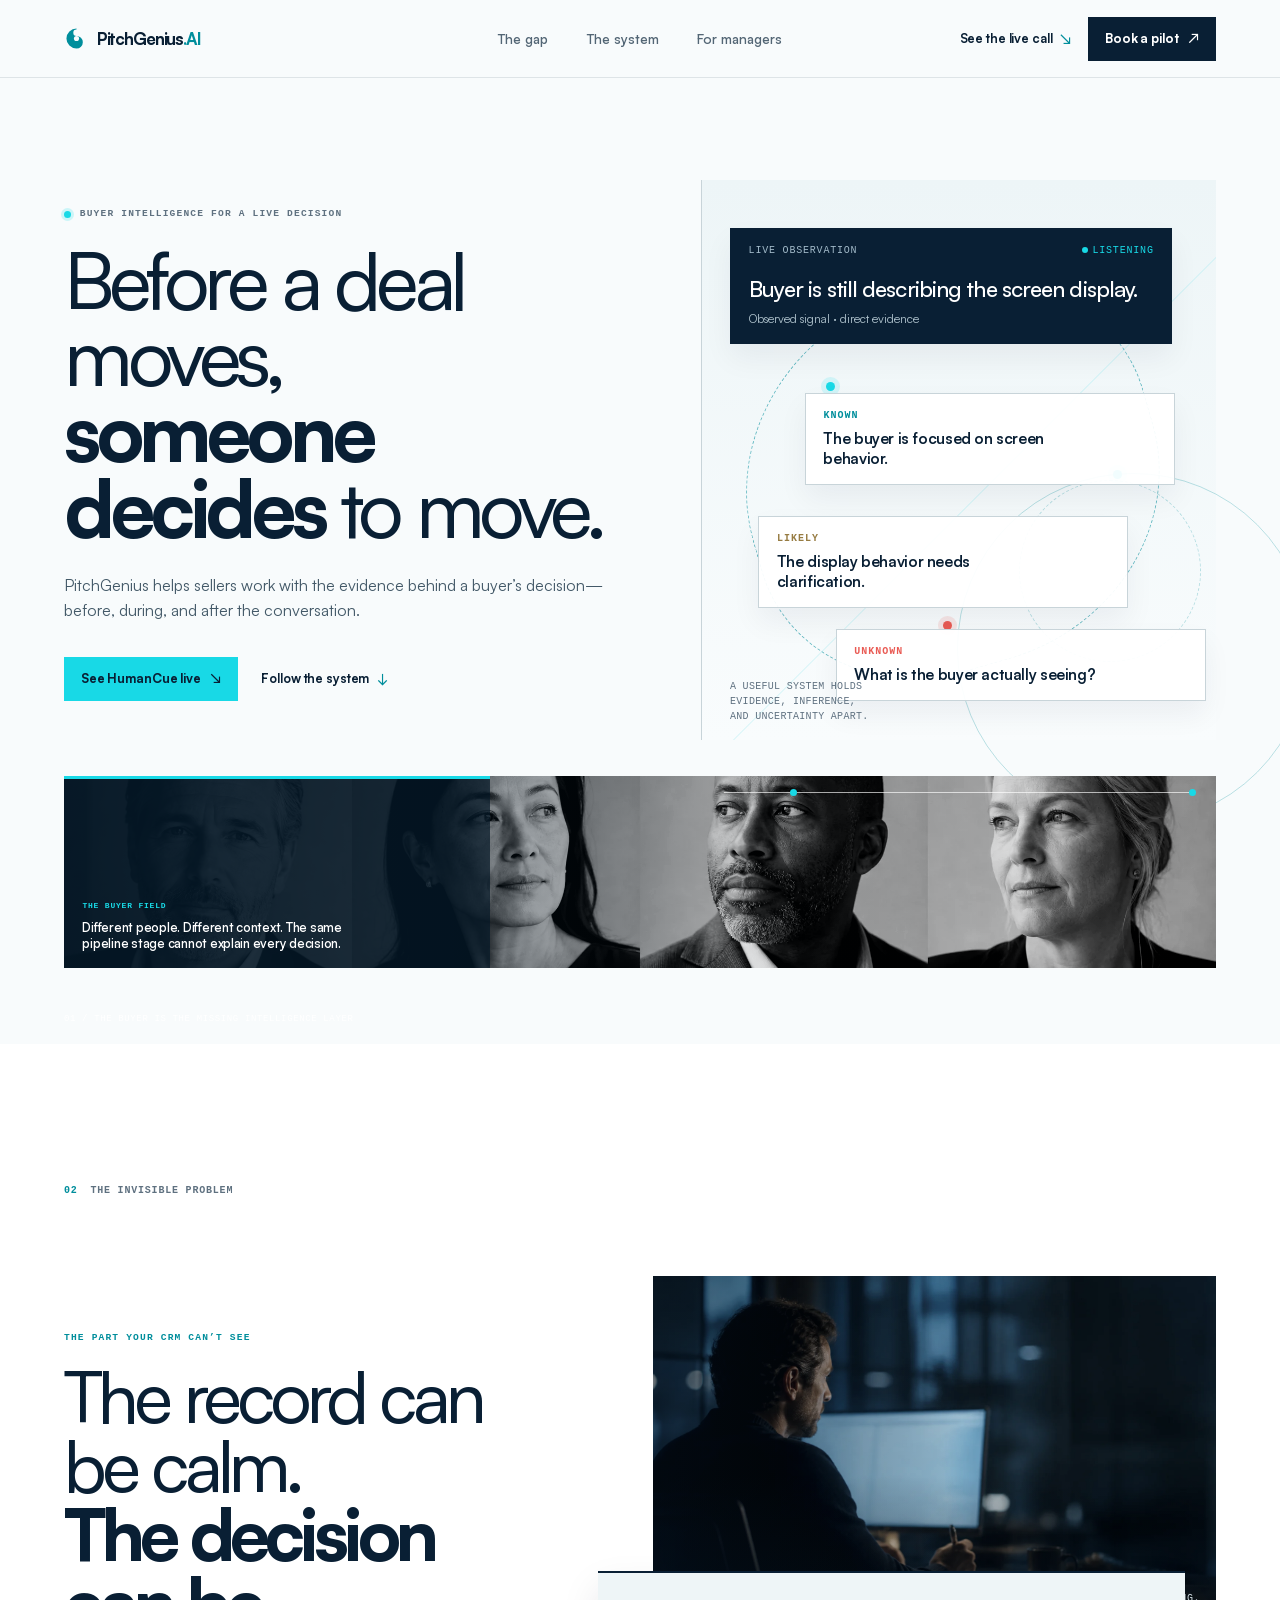
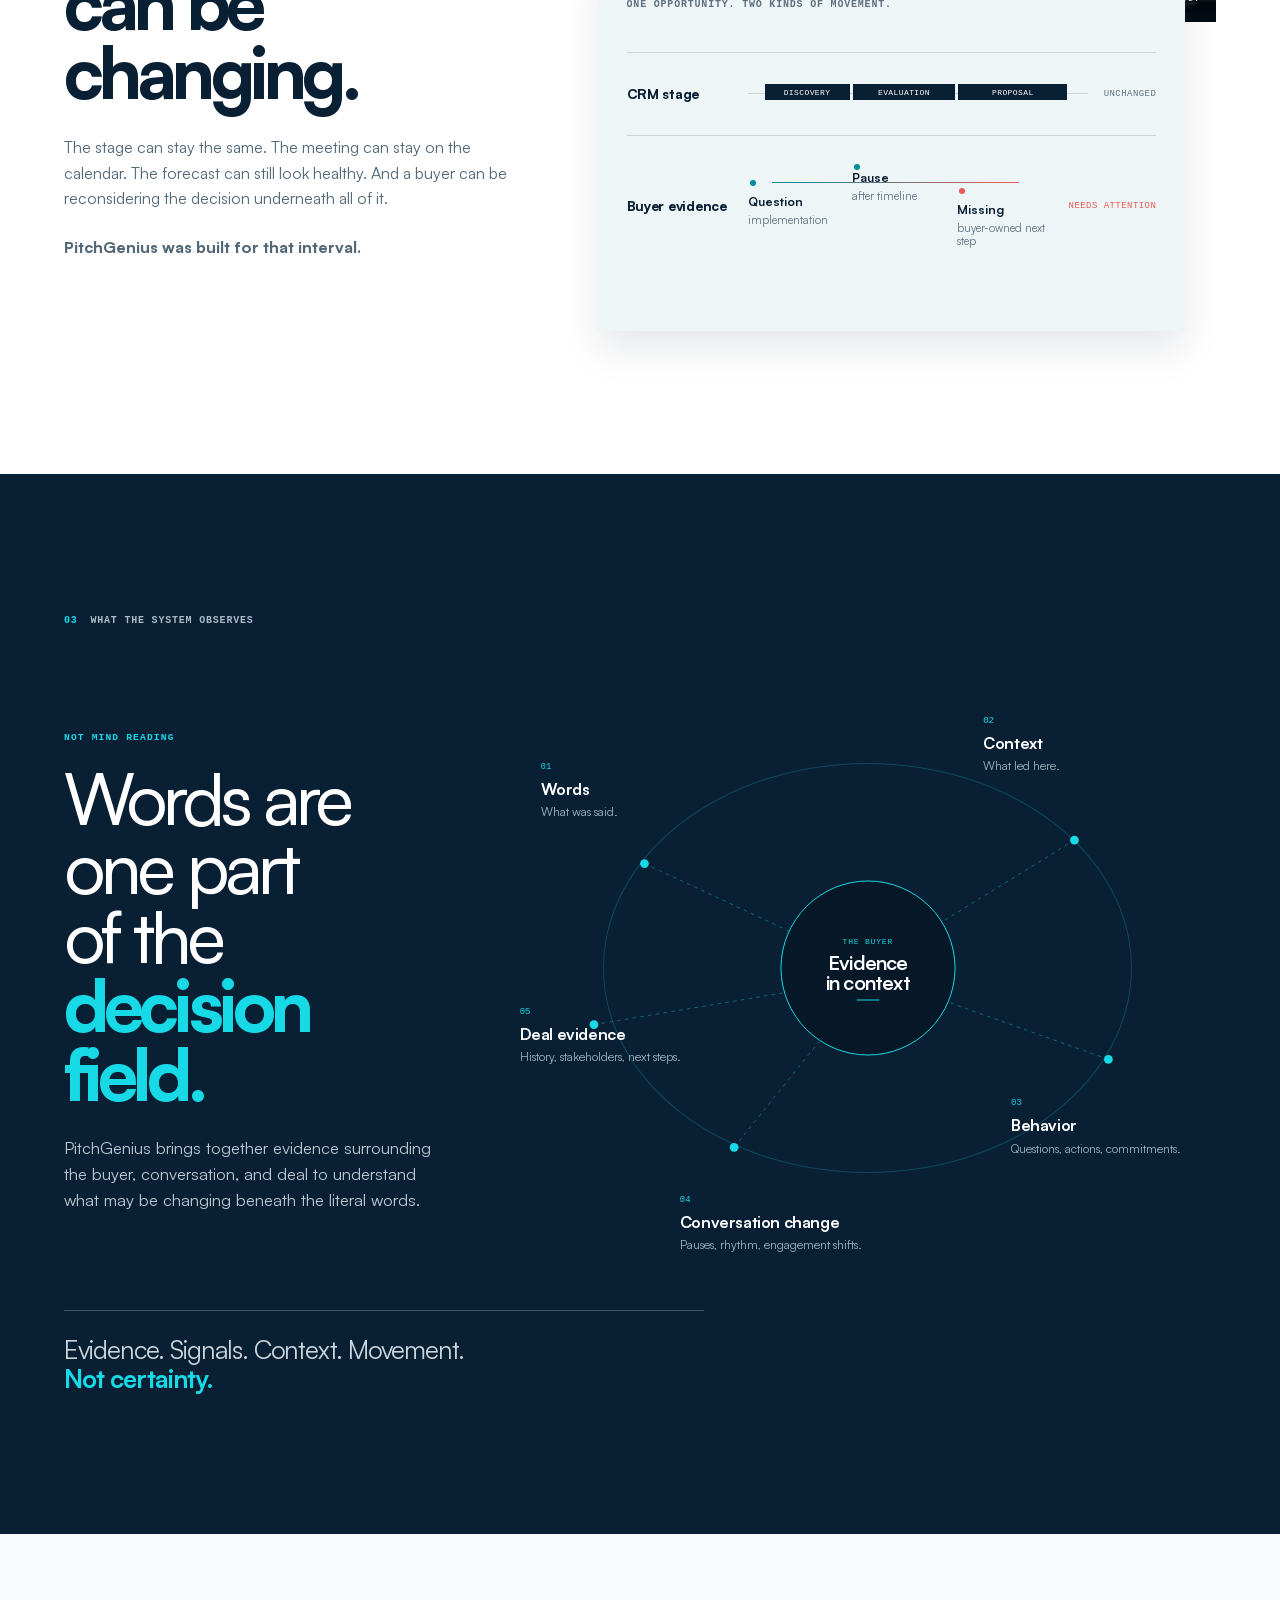
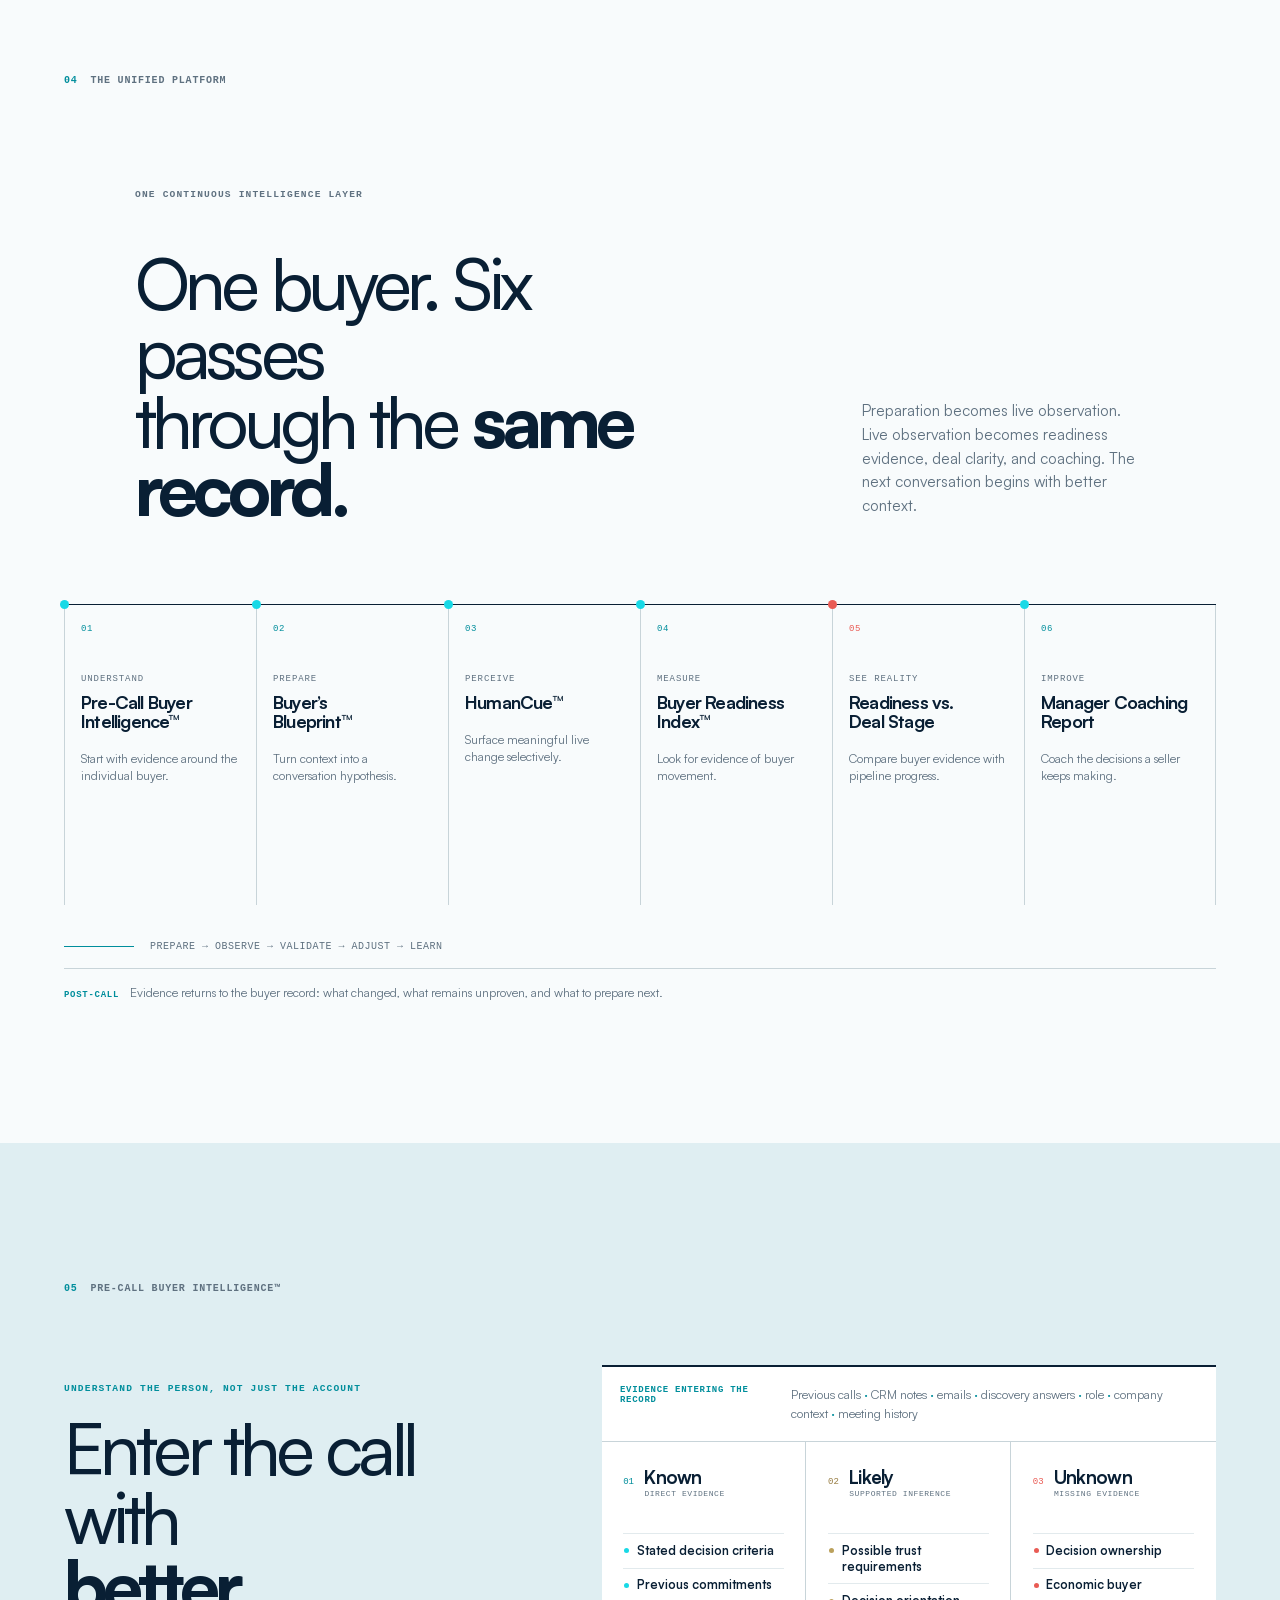
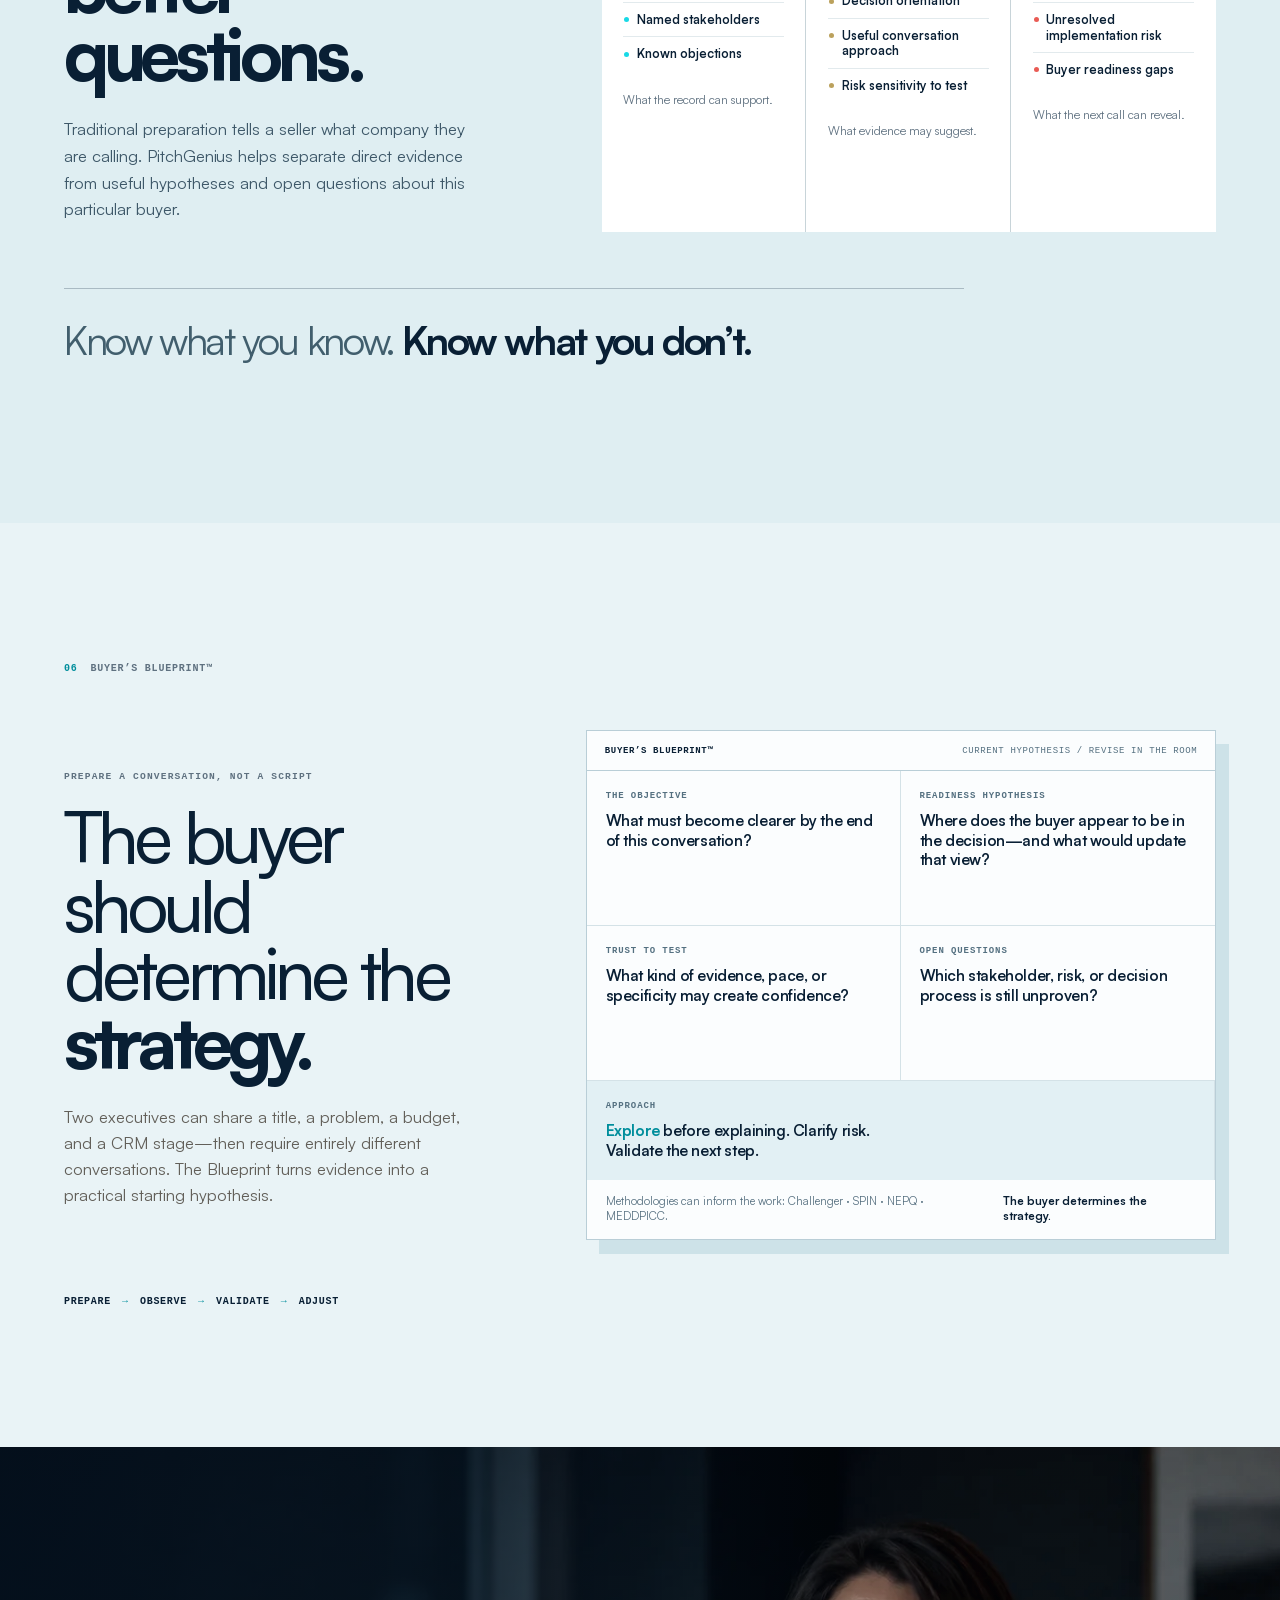
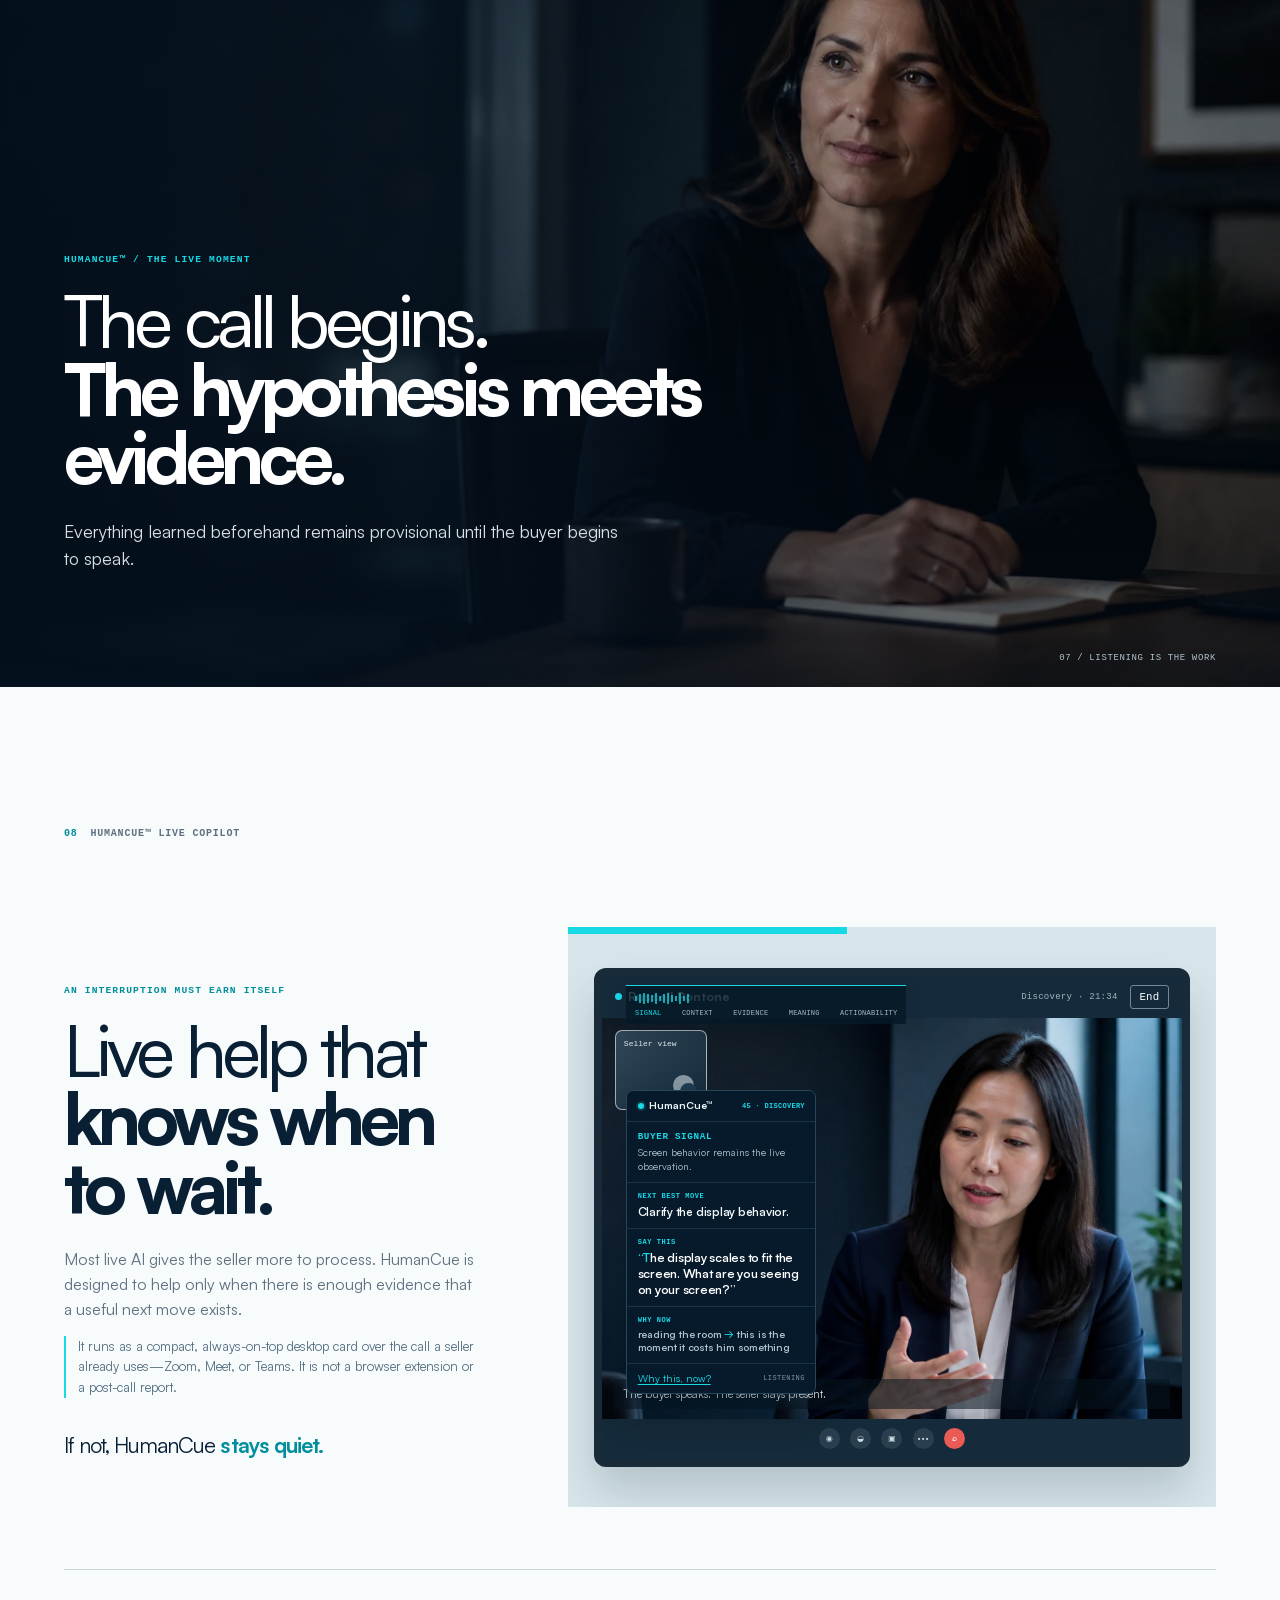
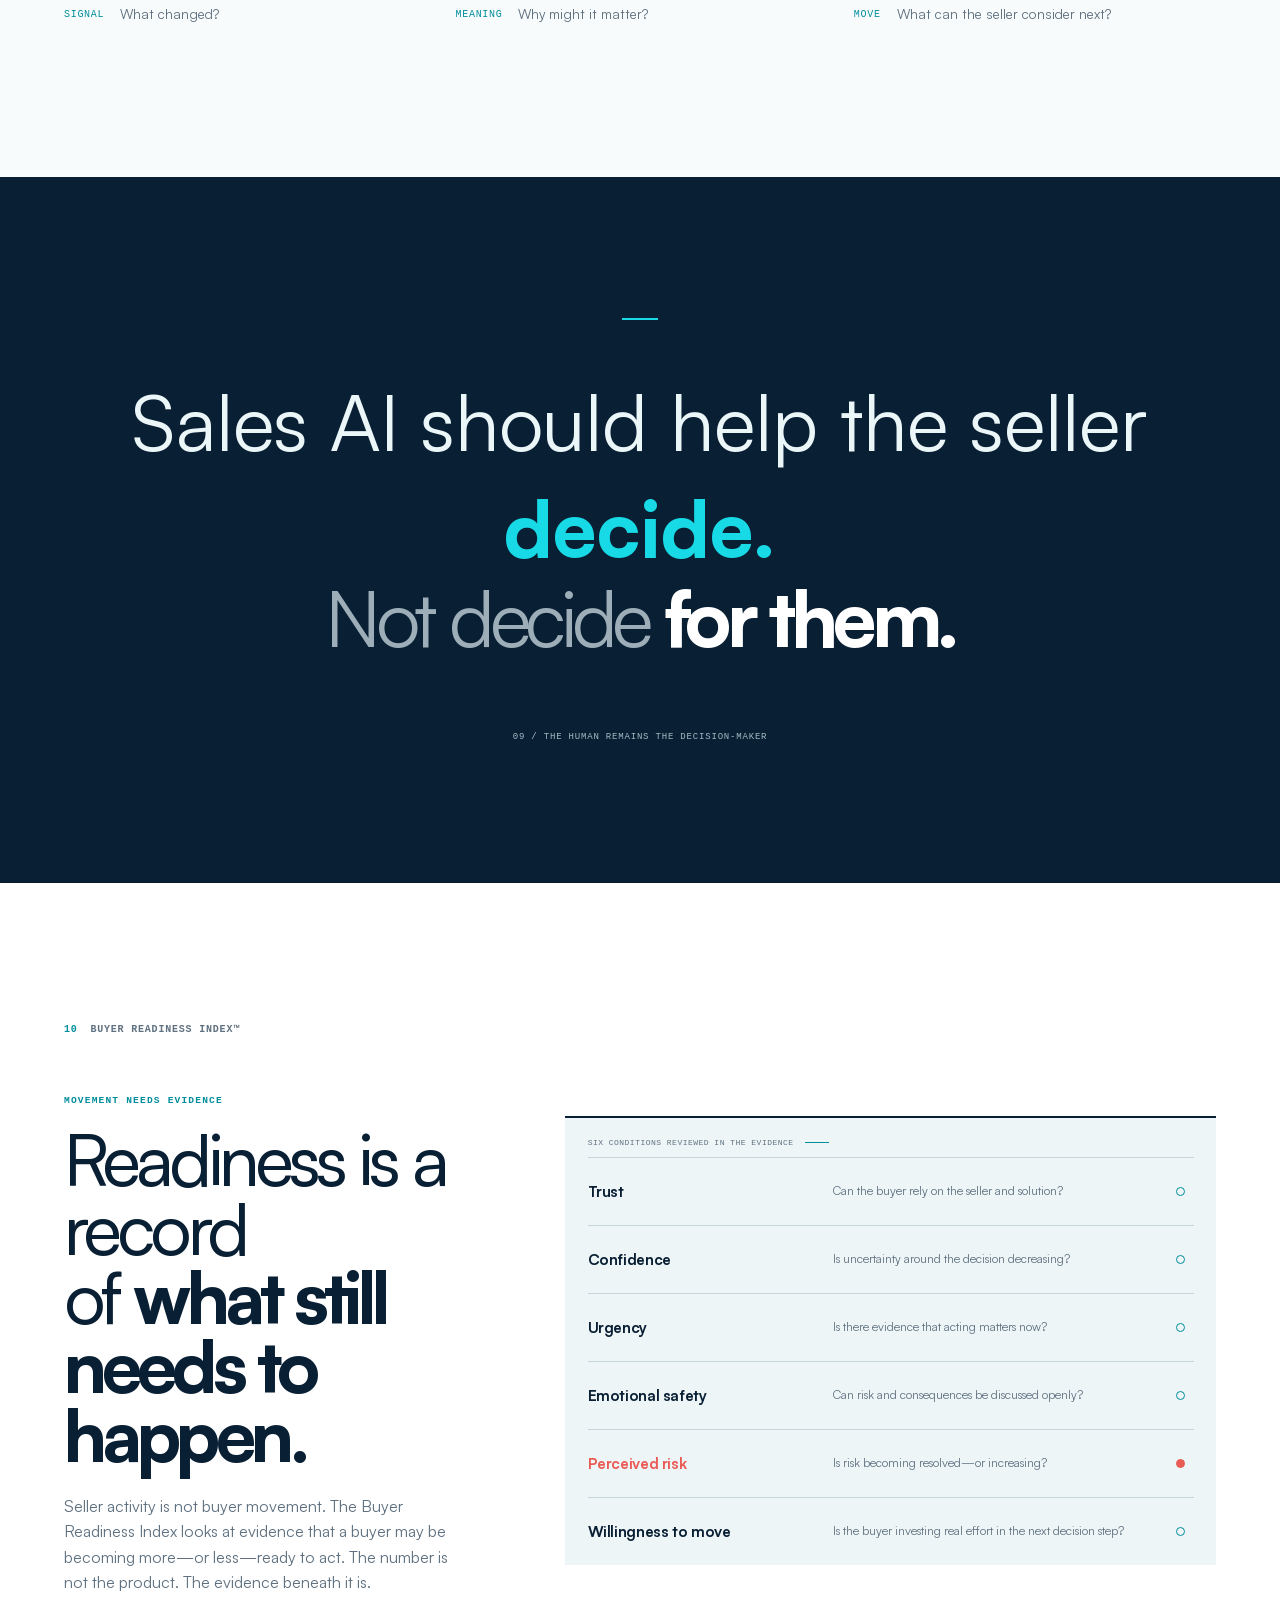
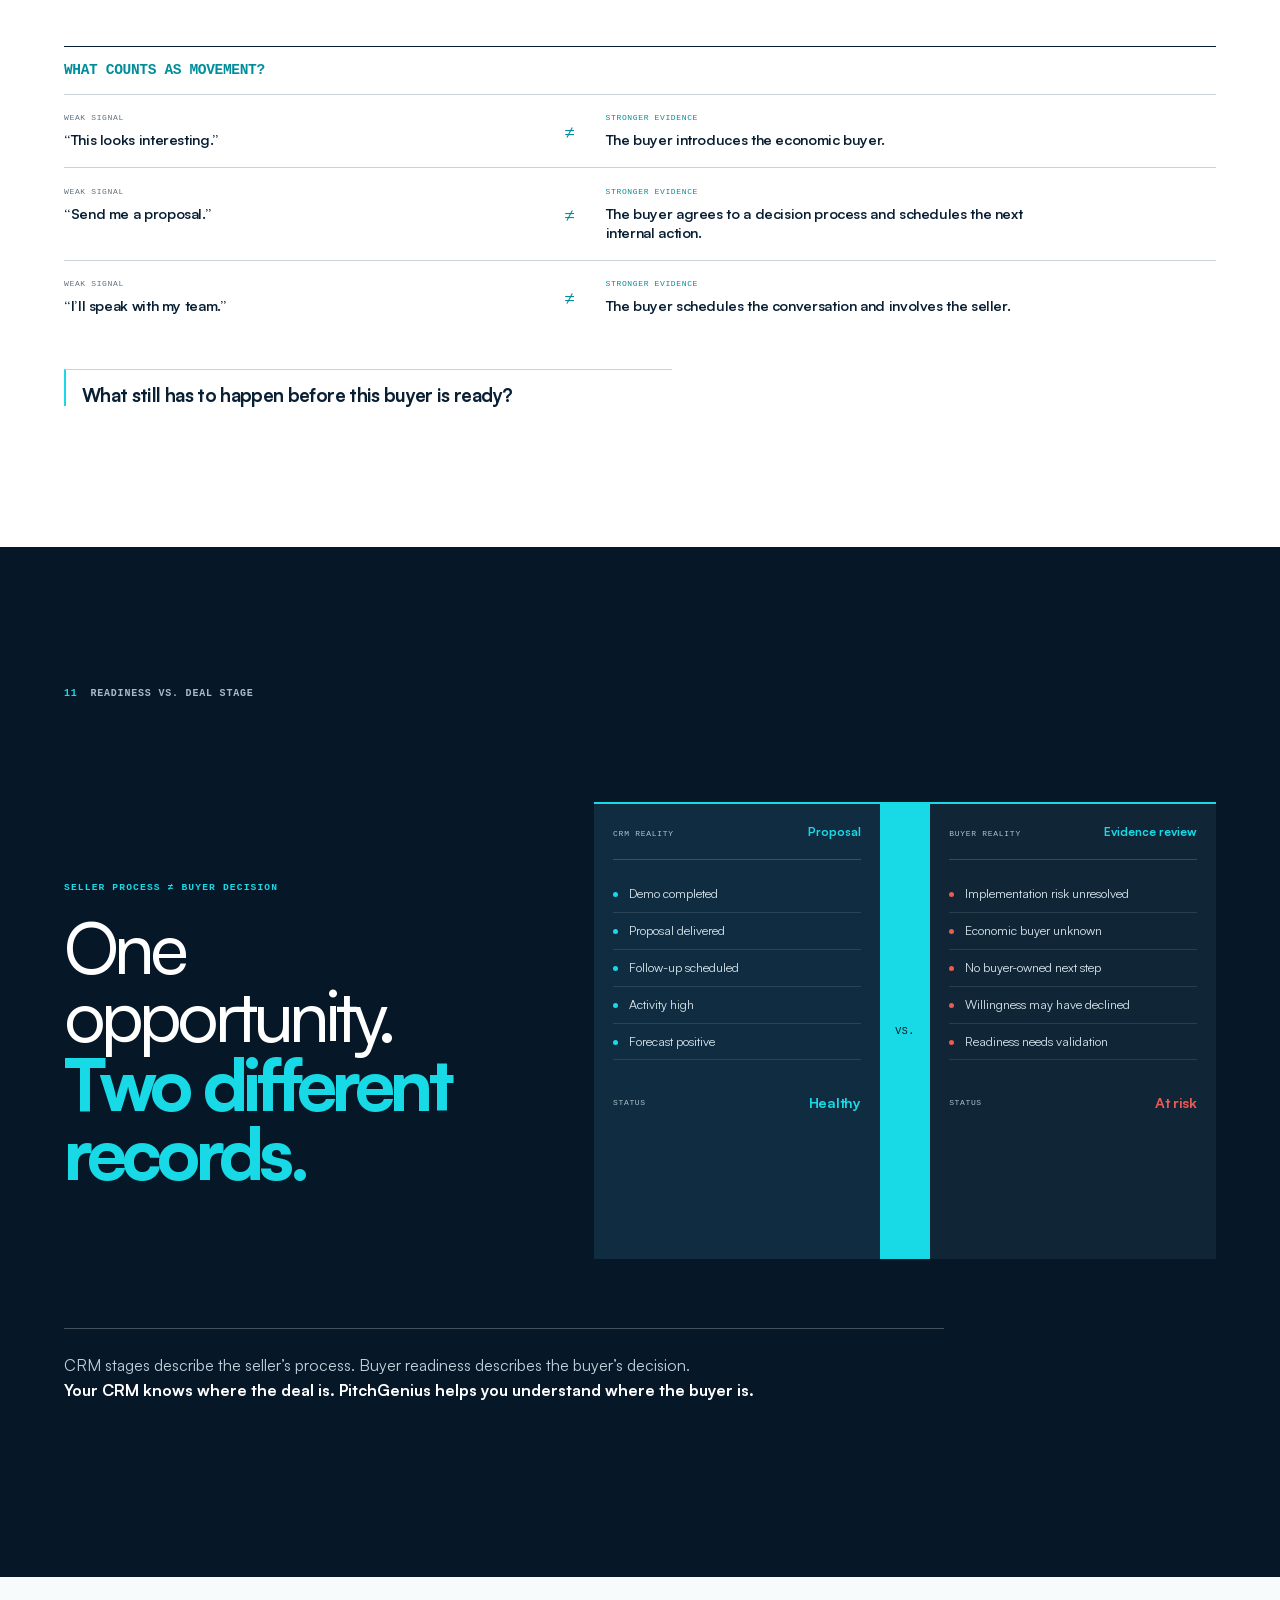
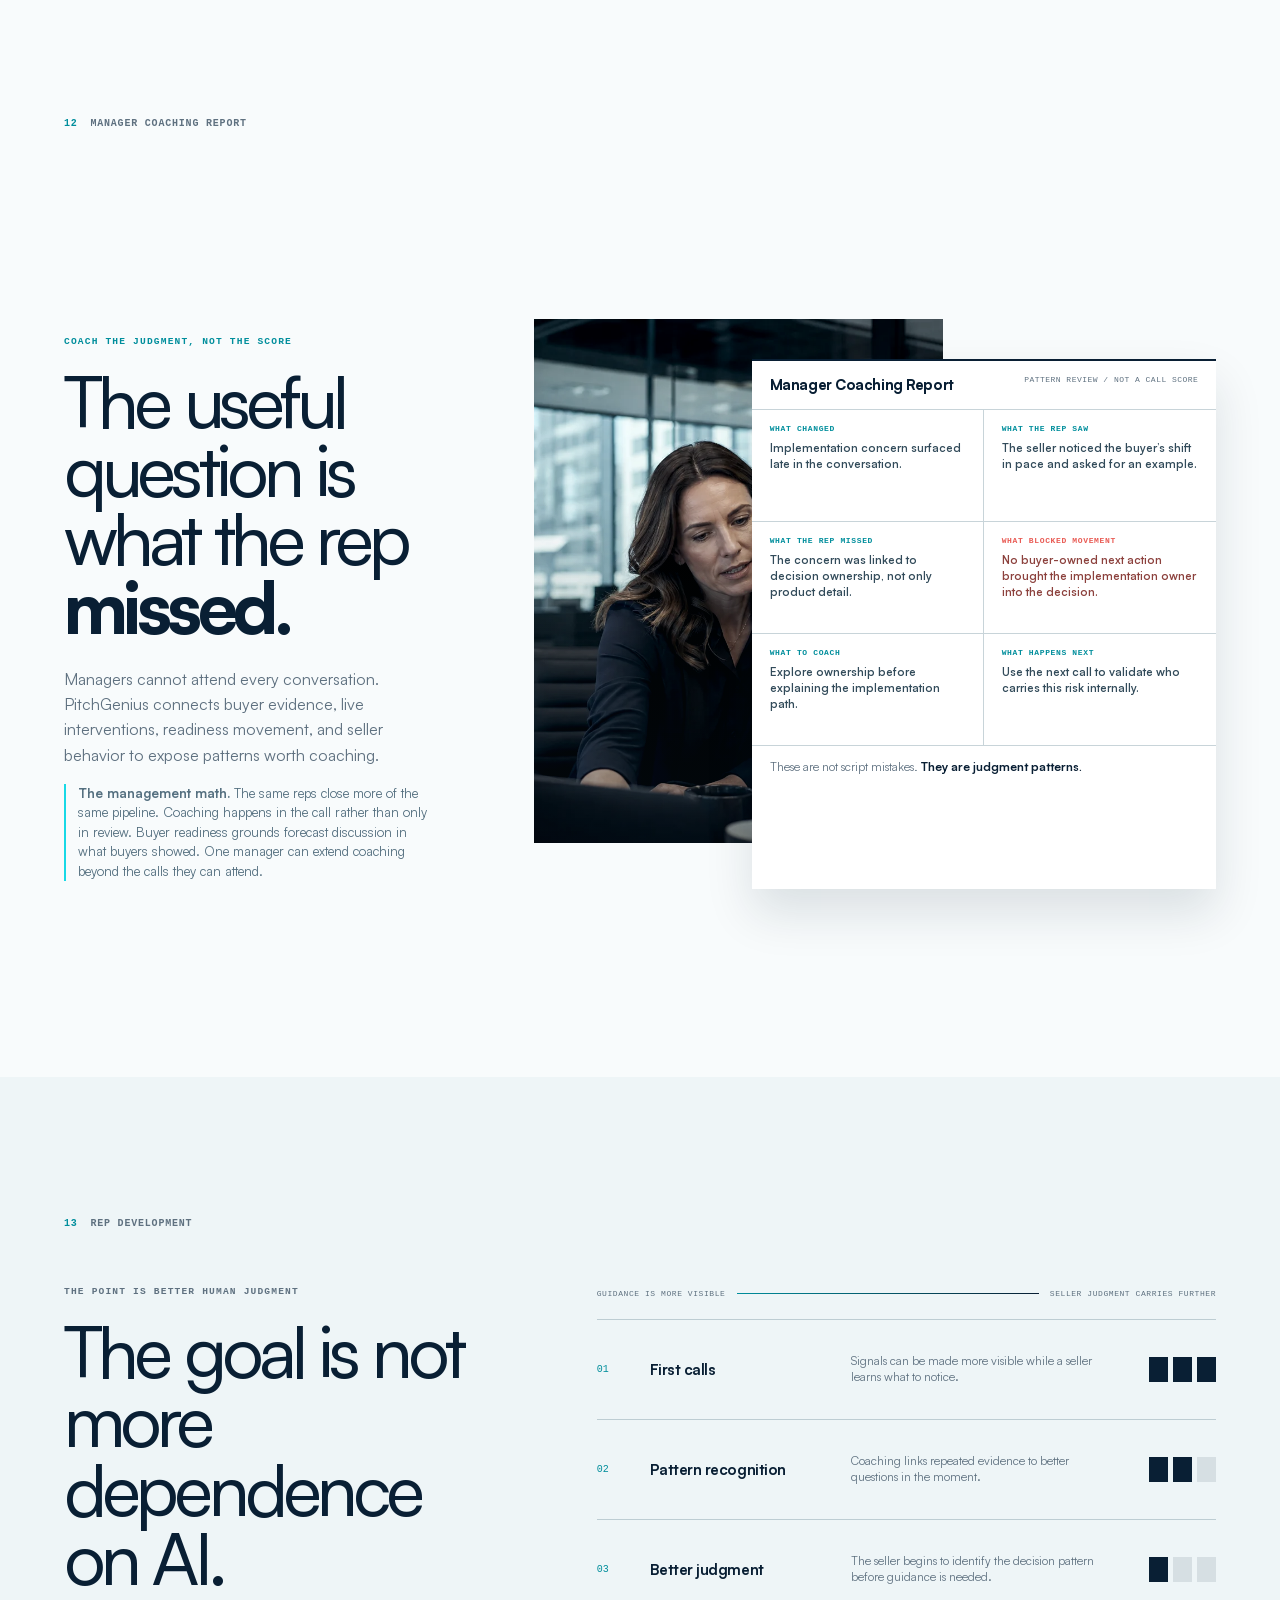
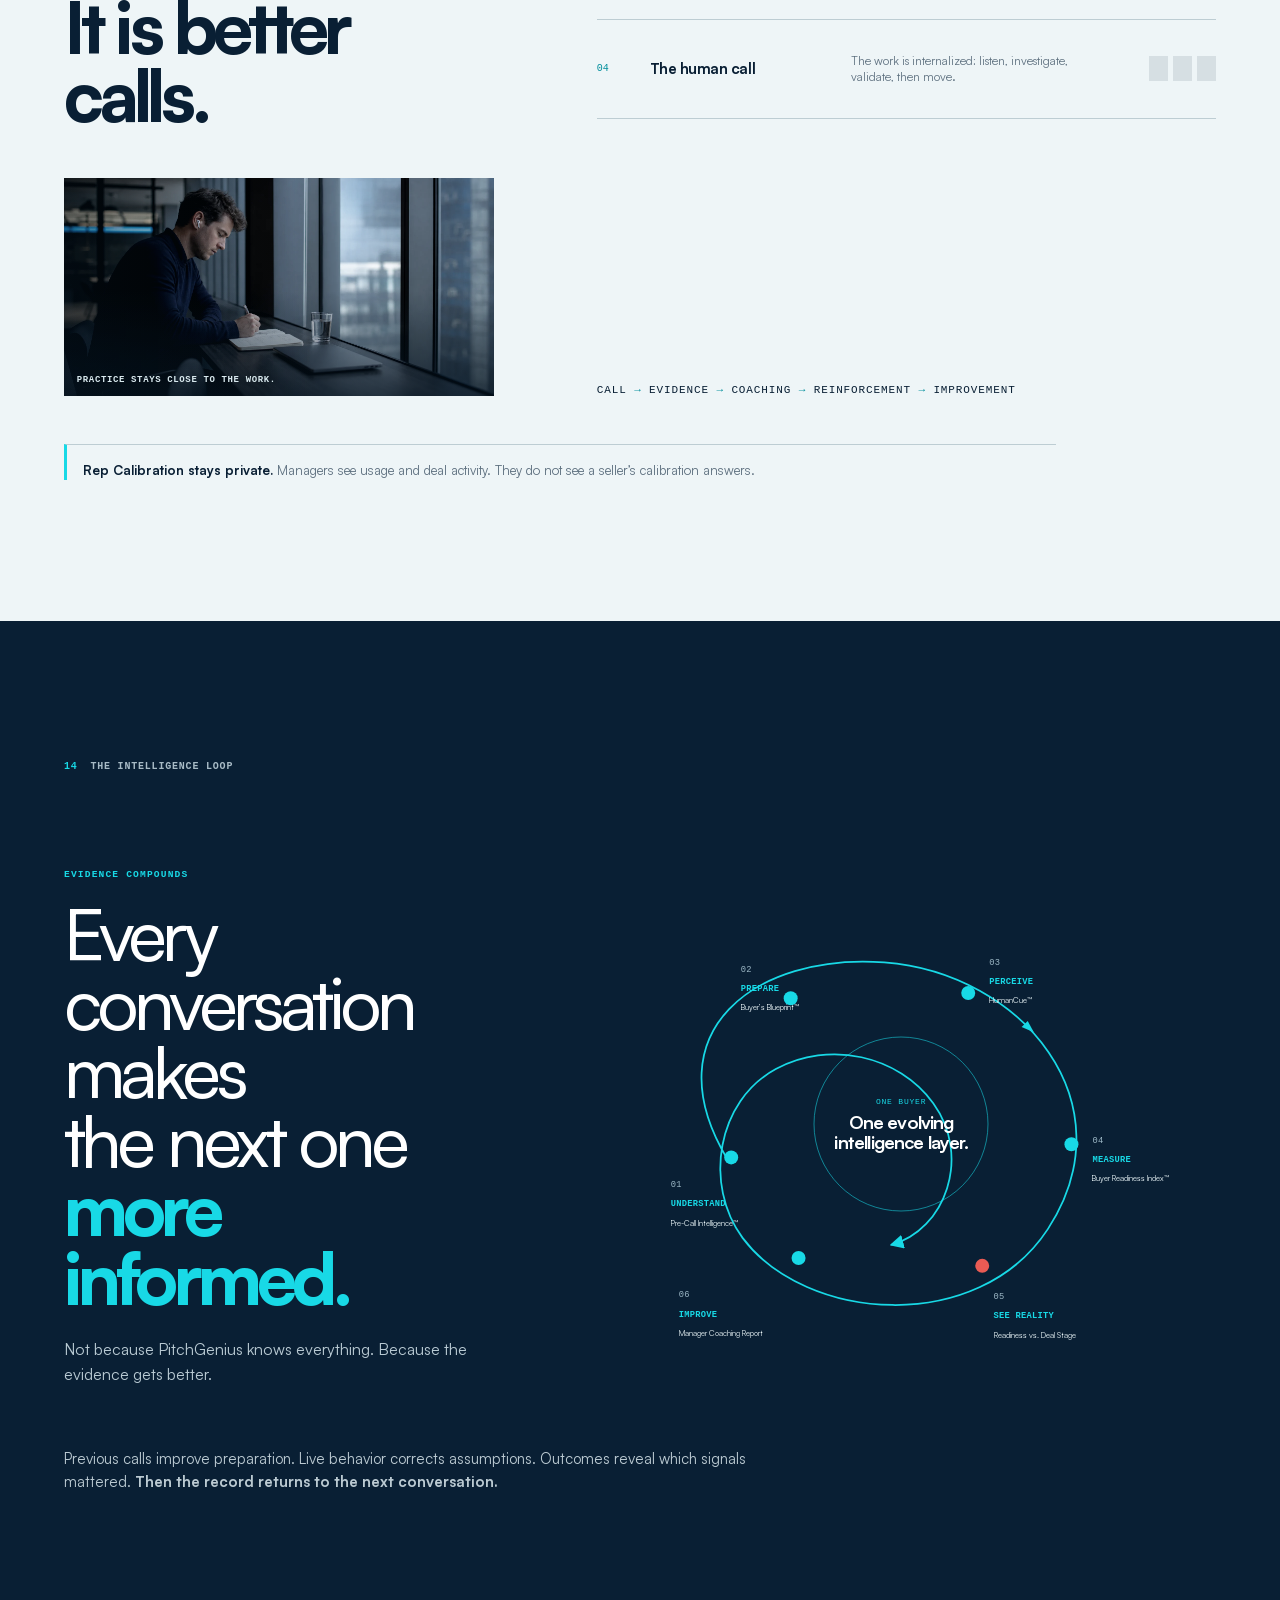
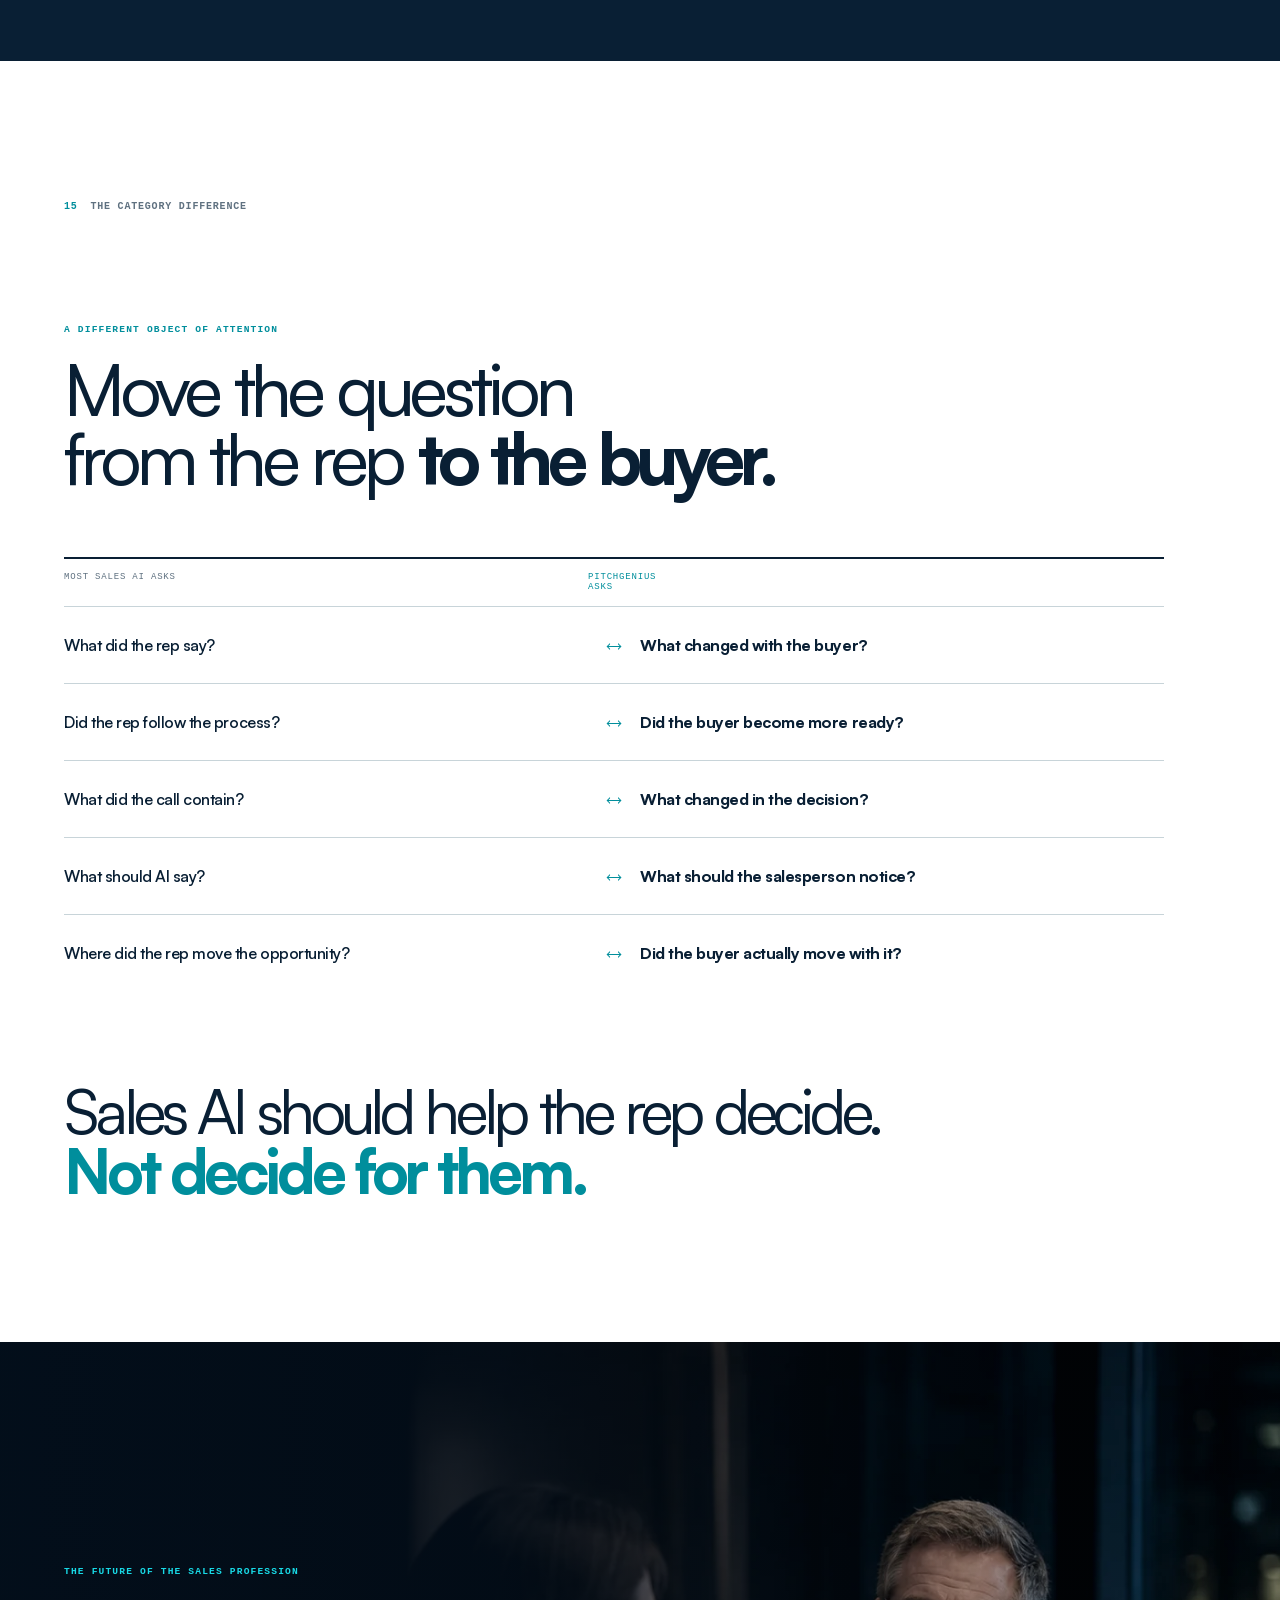
<file: variant-f/site/index.html>
<!doctype html>
<html lang="en">
<head>
  <meta charset="utf-8" />
  <meta name="viewport" content="width=device-width, initial-scale=1" />
  <meta name="description" content="PitchGenius is buyer intelligence for the moments where a deal can change before the pipeline does." />
  <meta name="theme-color" content="#091f34" />
  <title>PitchGenius — the evidence behind the decision</title>
  <link rel="stylesheet" href="styles.css" />
  <noscript><style>[data-reveal]{opacity:1!important;transform:none!important}</style></noscript>
</head>
<body>
  <a class="skip-link" href="#main">Skip to content</a>

  <header class="site-header" data-header>
    <a class="brand" href="#main" aria-label="PitchGenius home">
      <svg class="brand__mark" viewBox="0 0 36 36" aria-hidden="true"><path d="M18 3.5a14.5 14.5 0 1 0 0 29 9.1 9.1 0 1 0 0-18.2 4.6 4.6 0 1 1 0-9.2Z" fill="currentColor"/><circle cx="18" cy="18" r="3.7" fill="#f7fbfd"/></svg>
      <span>PitchGenius<span class="brand__dot">.AI</span></span>
    </a>
    <nav class="site-nav" id="site-menu" aria-label="Primary navigation" data-menu>
      <a href="#problem">The gap</a>
      <a href="#system">The system</a>
      <a href="#coaching">For managers</a>
    </nav>
    <div class="header-actions">
      <a class="text-action" href="#humancue">See the live call <span aria-hidden="true">↘</span></a>
      <a class="button button--dark" href="https://pitchgenius.ai">Book a pilot <span aria-hidden="true">↗</span></a>
      <button class="menu-toggle" type="button" aria-expanded="false" aria-controls="site-menu" aria-label="Open navigation" data-menu-toggle>
        <span></span><span></span>
      </button>
    </div>
  </header>

  <aside class="field-index" aria-label="PitchGenius system stages" data-index>
    <p>THE DECISION FIELD</p>
    <ol>
      <li><a href="#precall"><span>01</span> Understand</a></li>
      <li><a href="#blueprint"><span>02</span> Prepare</a></li>
      <li><a href="#humancue"><span>03</span> Perceive</a></li>
      <li><a href="#readiness"><span>04</span> Measure</a></li>
      <li><a href="#alignment"><span>05</span> See reality</a></li>
      <li><a href="#coaching"><span>06</span> Improve</a></li>
    </ol>
  </aside>

  <main id="main">
    <!-- 01 / Hero -->
    <section class="hero chapter chapter--light" id="top" data-section="hero">
      <div class="hero__copy" data-reveal>
        <p class="eyebrow"><span class="eyebrow__dot"></span> Buyer intelligence for a live decision</p>
        <h1>Before a deal moves,<br> <em>someone decides</em> to move.</h1>
        <p class="hero__lede">PitchGenius helps sellers work with the evidence behind a buyer’s decision—before, during, and after the conversation.</p>
        <div class="hero__actions">
          <a class="button button--cyan" href="#humancue">See HumanCue live <span aria-hidden="true">↘</span></a>
          <a class="text-action" href="#system">Follow the system <span aria-hidden="true">↓</span></a>
        </div>
      </div>
      <div class="hero__field" data-reveal data-hero-evidence style="--reveal-delay:.12s" aria-label="An example of buyer evidence moving from direct observation to uncertainty">
        <div class="field-card field-card--source">
          <div class="field-card__top"><span>LIVE OBSERVATION</span><span class="live-dot">Listening</span></div>
          <p class="field-card__quote">Buyer is still describing the screen display.</p>
          <p class="field-card__speaker">Observed signal · direct evidence</p>
        </div>
        <div class="field-path" aria-hidden="true">
          <span class="field-path__line"></span><i></i><i></i><i></i>
        </div>
        <div class="field-card field-card--known">
          <span class="field-state">Known</span>
          <p>The buyer is focused on screen behavior.</p>
        </div>
        <div class="field-card field-card--likely">
          <span class="field-state">Likely</span>
          <p>The display behavior needs clarification.</p>
        </div>
        <div class="field-card field-card--unknown">
          <span class="field-state">Unknown</span>
          <p>What is the buyer actually seeing?</p>
        </div>
        <p class="hero__field-caption">A useful system holds evidence, inference, and uncertainty apart.</p>
      </div>
      <figure class="hero__buyers" data-reveal style="--reveal-delay:.18s">
        <img src="assets/f-buyer-field.webp" width="2172" height="724" alt="Four thoughtful executive buyers in black-and-white portraits" />
        <figcaption><span>THE BUYER FIELD</span><p>Different people. Different context. The same pipeline stage cannot explain every decision.</p></figcaption>
        <i class="hero__buyers-signal" aria-hidden="true"></i>
      </figure>
      <p class="hero__chapter">01 / The buyer is the missing intelligence layer</p>
    </section>

    <!-- 02 / Invisible problem -->
    <section class="problem chapter" id="problem" data-section="problem">
      <div class="chapter-label" data-reveal><span>02</span><p>The invisible problem</p></div>
      <div class="problem__statement" data-reveal>
        <p class="eyebrow eyebrow--cyan">THE PART YOUR CRM CAN’T SEE</p>
        <h2>The record can be calm.<br><em>The decision can be changing.</em></h2>
        <p>The stage can stay the same. The meeting can stay on the calendar. The forecast can still look healthy. And a buyer can be reconsidering the decision underneath all of it.</p>
        <p class="problem__close">PitchGenius was built for that interval.</p>
      </div>
      <div class="problem__visual" data-reveal style="--reveal-delay:.12s">
        <figure class="problem__scene">
          <img src="assets/f-seller-call.webp" width="1672" height="941" loading="lazy" decoding="async" alt="A seller reviewing a live remote conversation at a desk" />
          <figcaption><span>THE SELLER CAN SEE ACTIVITY.</span><span>The buyer may already be reconsidering.</span></figcaption>
        </figure>
        <figure class="movement-map" aria-labelledby="movement-map-caption">
          <figcaption id="movement-map-caption">One opportunity. Two kinds of movement.</figcaption>
          <div class="movement-map__row movement-map__row--crm">
            <span class="movement-map__name">CRM stage</span>
            <div class="movement-map__track"><b style="--start:5%;--width:25%">Discovery</b><b style="--start:31%;--width:30%">Evaluation</b><b style="--start:62%;--width:32%">Proposal</b></div>
            <span class="movement-map__note">unchanged</span>
          </div>
          <div class="movement-map__row movement-map__row--buyer">
            <span class="movement-map__name">Buyer evidence</span>
            <div class="movement-map__signal">
              <span class="signal-point signal-point--one"><i></i><b>Question</b><em>implementation</em></span>
              <span class="signal-point signal-point--two"><i></i><b>Pause</b><em>after timeline</em></span>
              <span class="signal-point signal-point--three"><i></i><b>Missing</b><em>buyer-owned next step</em></span>
            </div>
            <span class="movement-map__note movement-map__note--risk">needs attention</span>
          </div>
        </figure>
      </div>
    </section>

    <!-- 03 / Evidence -->
    <section class="evidence chapter chapter--dark" id="evidence" data-section="evidence">
      <div class="chapter-label chapter-label--light" data-reveal><span>03</span><p>What the system observes</p></div>
      <div class="evidence__intro" data-reveal>
        <p class="eyebrow eyebrow--cyan">NOT MIND READING</p>
        <h2>Words are one part<br>of the <em>decision field.</em></h2>
        <p>PitchGenius brings together evidence surrounding the buyer, conversation, and deal to understand what may be changing beneath the literal words.</p>
      </div>
      <div class="evidence-orbit" data-reveal style="--reveal-delay:.12s" aria-label="Evidence sources surrounding the buyer">
        <div class="evidence-orbit__core"><span>THE BUYER</span><b>Evidence<br>in context</b><i></i></div>
        <article class="orbit-tag orbit-tag--words"><span>01</span><strong>Words</strong><p>What was said.</p></article>
        <article class="orbit-tag orbit-tag--context"><span>02</span><strong>Context</strong><p>What led here.</p></article>
        <article class="orbit-tag orbit-tag--behavior"><span>03</span><strong>Behavior</strong><p>Questions, actions, commitments.</p></article>
        <article class="orbit-tag orbit-tag--change"><span>04</span><strong>Conversation change</strong><p>Pauses, rhythm, engagement shifts.</p></article>
        <article class="orbit-tag orbit-tag--deal"><span>05</span><strong>Deal evidence</strong><p>History, stakeholders, next steps.</p></article>
        <svg class="evidence-orbit__lines" viewBox="0 0 800 530" aria-hidden="true"><path d="M143 145 387 259M637 118 425 249M676 370 427 281M246 471 389 293M85 330 360 284"/><circle cx="143" cy="145" r="5"/><circle cx="637" cy="118" r="5"/><circle cx="676" cy="370" r="5"/><circle cx="246" cy="471" r="5"/><circle cx="85" cy="330" r="5"/></svg>
      </div>
      <p class="evidence__closing" data-reveal>Evidence. Signals. Context. Movement.<br><strong>Not certainty.</strong></p>
    </section>

    <!-- 04 / System -->
    <section class="system chapter chapter--light" id="system" data-section="system">
      <div class="chapter-label" data-reveal><span>04</span><p>The unified platform</p></div>
      <div class="system__heading" data-reveal>
        <p class="eyebrow">ONE CONTINUOUS INTELLIGENCE LAYER</p>
        <h2>One buyer. Six passes<br>through the <em>same record.</em></h2>
        <p>Preparation becomes live observation. Live observation becomes readiness evidence, deal clarity, and coaching. The next conversation begins with better context.</p>
      </div>
      <ol class="system-flow" aria-label="The PitchGenius intelligence loop">
        <li data-reveal><span class="system-flow__number">01</span><div><small>UNDERSTAND</small><strong>Pre-Call Buyer<br>Intelligence™</strong><p>Start with evidence around the individual buyer.</p></div></li>
        <li data-reveal style="--reveal-delay:.04s"><span class="system-flow__number">02</span><div><small>PREPARE</small><strong>Buyer’s<br>Blueprint™</strong><p>Turn context into a conversation hypothesis.</p></div></li>
        <li data-reveal style="--reveal-delay:.08s"><span class="system-flow__number">03</span><div><small>PERCEIVE</small><strong>HumanCue™</strong><p>Surface meaningful live change selectively.</p></div></li>
        <li data-reveal style="--reveal-delay:.12s"><span class="system-flow__number">04</span><div><small>MEASURE</small><strong>Buyer Readiness<br>Index™</strong><p>Look for evidence of buyer movement.</p></div></li>
        <li data-reveal style="--reveal-delay:.16s"><span class="system-flow__number">05</span><div><small>SEE REALITY</small><strong>Readiness vs.<br>Deal Stage</strong><p>Compare buyer evidence with pipeline progress.</p></div></li>
        <li data-reveal style="--reveal-delay:.2s"><span class="system-flow__number">06</span><div><small>IMPROVE</small><strong>Manager Coaching<br>Report</strong><p>Coach the decisions a seller keeps making.</p></div></li>
      </ol>
      <p class="system__loop-line" data-reveal><span></span> Prepare → Observe → Validate → Adjust → Learn</p>
      <p class="system__postcall" data-reveal style="--reveal-delay:.08s"><span>Post-call</span> Evidence returns to the buyer record: what changed, what remains unproven, and what to prepare next.</p>
    </section>

    <!-- 05 / Pre-call -->
    <section class="precall chapter" id="precall" data-section="precall">
      <div class="chapter-label" data-reveal><span>05</span><p>Pre-Call Buyer Intelligence™</p></div>
      <div class="precall__intro" data-reveal>
        <p class="eyebrow eyebrow--cyan">UNDERSTAND THE PERSON, NOT JUST THE ACCOUNT</p>
        <h2>Enter the call with<br><em>better questions.</em></h2>
        <p>Traditional preparation tells a seller what company they are calling. PitchGenius helps separate direct evidence from useful hypotheses and open questions about this particular buyer.</p>
      </div>
      <div class="evidence-ledger" data-reveal style="--reveal-delay:.08s">
        <div class="evidence-ledger__sources"><span>Evidence entering the record</span><p>Previous calls <i>·</i> CRM notes <i>·</i> emails <i>·</i> discovery answers <i>·</i> role <i>·</i> company context <i>·</i> meeting history</p></div>
        <div class="evidence-ledger__states">
          <article class="ledger-state ledger-state--known"><header><span>01</span><h3>Known</h3><small>direct evidence</small></header><ul><li>Stated decision criteria</li><li>Previous commitments</li><li>Named stakeholders</li><li>Known objections</li></ul><p>What the record can support.</p></article>
          <article class="ledger-state ledger-state--likely"><header><span>02</span><h3>Likely</h3><small>supported inference</small></header><ul><li>Possible trust requirements</li><li>Decision orientation</li><li>Useful conversation approach</li><li>Risk sensitivity to test</li></ul><p>What evidence may suggest.</p></article>
          <article class="ledger-state ledger-state--unknown"><header><span>03</span><h3>Unknown</h3><small>missing evidence</small></header><ul><li>Decision ownership</li><li>Economic buyer</li><li>Unresolved implementation risk</li><li>Buyer readiness gaps</li></ul><p>What the next call can reveal.</p></article>
        </div>
      </div>
      <p class="precall__close" data-reveal>Know what you know. <strong>Know what you don’t.</strong></p>
    </section>

    <!-- 06 / Buyer Blueprint -->
    <section class="blueprint chapter chapter--warm" id="blueprint" data-section="blueprint">
      <div class="chapter-label" data-reveal><span>06</span><p>Buyer’s Blueprint™</p></div>
      <div class="blueprint__heading" data-reveal>
        <p class="eyebrow">PREPARE A CONVERSATION, NOT A SCRIPT</p>
        <h2>The buyer should<br>determine the <em>strategy.</em></h2>
        <p>Two executives can share a title, a problem, a budget, and a CRM stage—then require entirely different conversations. The Blueprint turns evidence into a practical starting hypothesis.</p>
      </div>
      <article class="blueprint-sheet" data-reveal style="--reveal-delay:.1s" aria-label="Example buyer blueprint">
        <header class="blueprint-sheet__head"><span>BUYER’S BLUEPRINT™</span><span>Current hypothesis / revise in the room</span></header>
        <div class="blueprint-sheet__grid">
          <section><h3>The objective</h3><p>What must become clearer by the end of this conversation?</p></section>
          <section><h3>Readiness hypothesis</h3><p>Where does the buyer appear to be in the decision—and what would update that view?</p></section>
          <section><h3>Trust to test</h3><p>What kind of evidence, pace, or specificity may create confidence?</p></section>
          <section><h3>Open questions</h3><p>Which stakeholder, risk, or decision process is still unproven?</p></section>
          <section class="blueprint-sheet__approach"><h3>Approach</h3><p><b>Explore</b> before explaining. Clarify risk. Validate the next step.</p></section>
        </div>
        <footer><span>Methodologies can inform the work: Challenger · SPIN · NEPQ · MEDDPICC.</span><span>The buyer determines the strategy.</span></footer>
      </article>
      <p class="blueprint__cycle" data-reveal><b>Prepare</b><span>→</span><b>Observe</b><span>→</span><b>Validate</b><span>→</span><b>Adjust</b></p>
    </section>

    <!-- 07 / HumanCue transition -->
    <section class="cue-transition chapter chapter--photo" id="cue-transition" data-section="cue-transition">
      <img src="assets/f-listening-call.webp" width="1672" height="941" loading="lazy" decoding="async" alt="An experienced seller listening carefully during a remote conversation" />
      <div class="cue-transition__shade"></div>
      <div class="cue-transition__content" data-reveal>
        <p class="eyebrow eyebrow--cyan">HUMANCUE™ / THE LIVE MOMENT</p>
        <h2>The call begins.<br><em>The hypothesis meets evidence.</em></h2>
        <p>Everything learned beforehand remains provisional until the buyer begins to speak.</p>
      </div>
      <p class="cue-transition__chapter">07 / Listening is the work</p>
    </section>

    <!-- 08 / HumanCue -->
    <section class="humancue chapter chapter--light" id="humancue" data-section="humancue">
      <div class="chapter-label" data-reveal><span>08</span><p>HumanCue™ live copilot</p></div>
      <div class="humancue__intro" data-reveal>
        <p class="eyebrow eyebrow--cyan">AN INTERRUPTION MUST EARN ITSELF</p>
        <h2>Live help that<br><em>knows when to wait.</em></h2>
        <p>Most live AI gives the seller more to process. HumanCue is designed to help only when there is enough evidence that a useful next move exists.</p>
        <p class="humancue__desktop-note">It runs as a compact, always-on-top desktop card over the call a seller already uses—Zoom, Meet, or Teams. It is not a browser extension or a post-call report.</p>
        <p class="humancue__quiet">If not, HumanCue <strong>stays quiet.</strong></p>
      </div>
      <div class="call-stage" data-reveal style="--reveal-delay:.12s" aria-label="A live sales conversation with a compact HumanCue support panel">
        <div class="call-stage__meeting">
          <div class="meeting-bar"><span class="meeting-bar__person"><i></i> Russell Pontone</span><span>Discovery · 21:34</span><span class="meeting-bar__end" aria-hidden="true">End</span></div>
          <div class="meeting-content">
            <div class="meeting-content__portrait"><img src="assets/f-meeting-buyer.webp" width="1672" height="941" loading="lazy" decoding="async" alt="A buyer in a remote discovery conversation" /></div>
            <div class="meeting-content__camera"><span>Seller view</span><i></i></div>
            <p class="meeting-content__caption">The buyer speaks. The seller stays present.</p>
          </div>
          <div class="meeting-controls" aria-hidden="true"><span>◉</span><span>◒</span><span>▣</span><span>•••</span><b>⌕</b></div>
        </div>
        <div class="cue-evidence" aria-label="HumanCue checks signal, context, evidence, meaning, and actionability before surfacing a cue">
          <div class="cue-evidence__wave" aria-hidden="true"><i></i><i></i><i></i><i></i><i></i><i></i><i></i><i></i><i></i><i></i><i></i><i></i><i></i><i></i></div>
          <ol class="cue-evidence__stages" aria-hidden="true"><li>Signal</li><li>Context</li><li>Evidence</li><li>Meaning</li><li>Actionability</li></ol>
        </div>
        <article class="live-card" aria-label="HumanCue example decision support">
          <header class="live-card__head"><span class="live-card__brand"><i></i> HumanCue™</span><span class="live-card__context">45 · DISCOVERY</span></header>
          <div class="live-card__meta"><span><strong>Buyer signal</strong> Screen behavior remains the live observation.</span></div>
          <section><h3>Next best move</h3><p>Clarify the display behavior.</p></section>
          <section><h3>Say this</h3><p class="live-card__quote">“The display scales to fit the screen. What are you seeing on your screen?”</p></section>
          <section><h3>Why now</h3><p>reading the room <span>→</span> this is the moment it costs him something</p></section>
          <footer><button class="live-card__why" type="button" data-detail-toggle aria-expanded="false" aria-controls="humancue-context">Why this, now?</button><span class="live-card__chrome" aria-hidden="true">listening</span></footer>
          <div class="live-card__detail" id="humancue-context" hidden data-detail-panel><span><b>Context</b> The buyer is still describing the display; do not jump ahead.</span><span><b>Evidence</b> This is a live observation, not a conclusion about intent.</span></div>
        </article>
      </div>
      <div class="humancue__outcome" data-reveal>
        <span>Signal</span><p>What changed?</p><span>Meaning</span><p>Why might it matter?</p><span>Move</span><p>What can the seller consider next?</p>
      </div>
    </section>

    <!-- 09 / Human belief -->
    <section class="belief chapter chapter--dark" id="belief" data-section="belief">
      <div class="belief__rule" aria-hidden="true"></div>
      <p data-reveal>Sales AI should help the seller <em>decide.</em></p>
      <h2 data-reveal style="--reveal-delay:.08s">Not decide <strong>for them.</strong></h2>
      <span class="belief__caption" data-reveal style="--reveal-delay:.16s">09 / The human remains the decision-maker</span>
    </section>

    <!-- 10 / Buyer readiness -->
    <section class="readiness chapter" id="readiness" data-section="readiness">
      <div class="chapter-label" data-reveal><span>10</span><p>Buyer Readiness Index™</p></div>
      <div class="readiness__heading" data-reveal>
        <p class="eyebrow eyebrow--cyan">MOVEMENT NEEDS EVIDENCE</p>
        <h2>Readiness is a record<br>of <em>what still needs to happen.</em></h2>
        <p>Seller activity is not buyer movement. The Buyer Readiness Index looks at evidence that a buyer may be becoming more—or less—ready to act. The number is not the product. The evidence beneath it is.</p>
      </div>
      <div class="readiness-spectrum" data-reveal style="--reveal-delay:.08s">
        <div class="readiness-spectrum__axis"><span>Six conditions reviewed in the evidence</span><i></i></div>
        <ol>
          <li><b>Trust</b><span>Can the buyer rely on the seller and solution?</span><i></i></li>
          <li><b>Confidence</b><span>Is uncertainty around the decision decreasing?</span><i></i></li>
          <li><b>Urgency</b><span>Is there evidence that acting matters now?</span><i></i></li>
          <li><b>Emotional safety</b><span>Can risk and consequences be discussed openly?</span><i></i></li>
          <li class="risk-row"><b>Perceived risk</b><span>Is risk becoming resolved—or increasing?</span><i></i></li>
          <li><b>Willingness to move</b><span>Is the buyer investing real effort in the next decision step?</span><i></i></li>
        </ol>
      </div>
      <div class="evidence-comparisons" data-reveal>
        <p class="evidence-comparisons__label">What counts as movement?</p>
        <article><div><small>Weak signal</small><p>“This looks interesting.”</p></div><span>≠</span><div><small>Stronger evidence</small><p>The buyer introduces the economic buyer.</p></div></article>
        <article><div><small>Weak signal</small><p>“Send me a proposal.”</p></div><span>≠</span><div><small>Stronger evidence</small><p>The buyer agrees to a decision process and schedules the next internal action.</p></div></article>
        <article><div><small>Weak signal</small><p>“I’ll speak with my team.”</p></div><span>≠</span><div><small>Stronger evidence</small><p>The buyer schedules the conversation and involves the seller.</p></div></article>
      </div>
      <p class="readiness__question" data-reveal>What still has to happen before this buyer is ready?</p>
    </section>

    <!-- 11 / Readiness vs stage -->
    <section class="alignment chapter chapter--ink" id="alignment" data-section="alignment">
      <div class="chapter-label chapter-label--light" data-reveal><span>11</span><p>Readiness vs. deal stage</p></div>
      <div class="alignment__heading" data-reveal><p class="eyebrow eyebrow--cyan">SELLER PROCESS ≠ BUYER DECISION</p><h2>One opportunity.<br><em>Two different records.</em></h2></div>
      <div class="reality-split" data-reveal style="--reveal-delay:.1s">
        <article class="reality-split__crm"><header><span>CRM reality</span><b>Proposal</b></header><ul><li>Demo completed</li><li>Proposal delivered</li><li>Follow-up scheduled</li><li>Activity high</li><li>Forecast positive</li></ul><footer><span>Status</span><strong>Healthy</strong></footer></article>
        <div class="reality-split__divide"><span>vs.</span></div>
        <article class="reality-split__buyer"><header><span>Buyer reality</span><b>Evidence review</b></header><ul><li>Implementation risk unresolved</li><li>Economic buyer unknown</li><li>No buyer-owned next step</li><li>Willingness may have declined</li><li>Readiness needs validation</li></ul><footer><span>Status</span><strong>At risk</strong></footer></article>
      </div>
      <p class="alignment__close" data-reveal>CRM stages describe the seller’s process. Buyer readiness describes the buyer’s decision.<br><strong>Your CRM knows where the deal is. PitchGenius helps you understand where the buyer is.</strong></p>
    </section>

    <!-- 12 / Coaching -->
    <section class="coaching chapter" id="coaching" data-section="coaching">
      <div class="chapter-label" data-reveal><span>12</span><p>Manager Coaching Report</p></div>
      <div class="coaching__intro" data-reveal>
        <p class="eyebrow eyebrow--cyan">COACH THE JUDGMENT, NOT THE SCORE</p>
        <h2>The useful question is<br>what the rep <em>missed.</em></h2>
        <p>Managers cannot attend every conversation. PitchGenius connects buyer evidence, live interventions, readiness movement, and seller behavior to expose patterns worth coaching.</p>
        <p class="coaching__mechanism"><b>The management math.</b> The same reps close more of the same pipeline. Coaching happens in the call rather than only in review. Buyer readiness grounds forecast discussion in what buyers showed. One manager can extend coaching beyond the calls they can attend.</p>
      </div>
      <div class="coaching__record" data-reveal style="--reveal-delay:.1s" aria-label="Manager coaching report example">
        <div class="coaching__image"><img src="assets/f-manager-coaching.webp" width="1672" height="941" loading="lazy" decoding="async" alt="A manager reviewing conversation evidence with a seller" /></div>
        <article class="coaching-report"><header><span>Manager Coaching Report</span><small>Pattern review / not a call score</small></header><dl><div><dt>What changed</dt><dd>Implementation concern surfaced late in the conversation.</dd></div><div><dt>What the rep saw</dt><dd>The seller noticed the buyer’s shift in pace and asked for an example.</dd></div><div><dt>What the rep missed</dt><dd>The concern was linked to decision ownership, not only product detail.</dd></div><div class="coaching-report__risk"><dt>What blocked movement</dt><dd>No buyer-owned next action brought the implementation owner into the decision.</dd></div><div><dt>What to coach</dt><dd>Explore ownership before explaining the implementation path.</dd></div><div><dt>What happens next</dt><dd>Use the next call to validate who carries this risk internally.</dd></div></dl><footer>These are not script mistakes. <strong>They are judgment patterns.</strong></footer></article>
      </div>
    </section>

    <!-- 13 / Rep development -->
    <section class="development chapter chapter--pale" id="development" data-section="development">
      <div class="chapter-label" data-reveal><span>13</span><p>Rep development</p></div>
      <div class="development__heading" data-reveal><p class="eyebrow">THE POINT IS BETTER HUMAN JUDGMENT</p><h2>The goal is not more<br>dependence on AI.<br><em>It is better calls.</em></h2></div>
      <div class="development-path" data-reveal style="--reveal-delay:.08s">
        <div class="development-path__guide"><span>Guidance is more visible</span><i></i><span>Seller judgment carries further</span></div>
        <article><span class="development-path__number">01</span><h3>First calls</h3><p>Signals can be made more visible while a seller learns what to notice.</p><div class="cue-mini cue-mini--three"><i></i><i></i><i></i></div></article>
        <article><span class="development-path__number">02</span><h3>Pattern recognition</h3><p>Coaching links repeated evidence to better questions in the moment.</p><div class="cue-mini cue-mini--two"><i></i><i></i><i></i></div></article>
        <article><span class="development-path__number">03</span><h3>Better judgment</h3><p>The seller begins to identify the decision pattern before guidance is needed.</p><div class="cue-mini cue-mini--one"><i></i><i></i><i></i></div></article>
        <article><span class="development-path__number">04</span><h3>The human call</h3><p>The work is internalized: listen, investigate, validate, then move.</p><div class="cue-mini cue-mini--none"><i></i><i></i><i></i></div></article>
      </div>
      <figure class="development__portrait" data-reveal style="--reveal-delay:.12s"><img src="assets/f-rep-development.webp" width="1672" height="941" loading="lazy" decoding="async" alt="A seller preparing notes and developing judgment between conversations" /><figcaption>Practice stays close to the work.</figcaption></figure>
      <p class="development__close" data-reveal>Call <span>→</span> evidence <span>→</span> coaching <span>→</span> reinforcement <span>→</span> improvement</p>
      <p class="development__privacy" data-reveal><strong>Rep Calibration stays private.</strong> Managers see usage and deal activity. They do not see a seller’s calibration answers.</p>
    </section>

    <!-- 14 / Intelligence loop -->
    <section class="intelligence-loop chapter chapter--dark" id="loop" data-section="loop">
      <div class="chapter-label chapter-label--light" data-reveal><span>14</span><p>The intelligence loop</p></div>
      <div class="intelligence-loop__heading" data-reveal><p class="eyebrow eyebrow--cyan">EVIDENCE COMPOUNDS</p><h2>Every conversation makes<br>the next one <em>more informed.</em></h2><p>Not because PitchGenius knows everything. Because the evidence gets better.</p></div>
      <div class="loop-diagram" data-reveal style="--reveal-delay:.1s" aria-label="A circular loop showing the six PitchGenius stages">
        <svg viewBox="0 0 720 500" role="img" aria-labelledby="loop-title loop-desc"><title id="loop-title">The PitchGenius intelligence loop</title><desc id="loop-desc">Understand, prepare, perceive, measure, see reality, improve, then return to understand.</desc><defs><marker id="loop-arrow" markerWidth="8" markerHeight="8" refX="7" refY="4" orient="auto"><path d="M0,0 L8,4 L0,8 Z" fill="#18d9e6"/></marker></defs><path class="loop-trace" pathLength="1" d="M161 293C75 148 194 58 341 69c158 12 281 161 187 305-80 122-277 106-349 10-45-61-29-157 38-193 61-33 140-16 180 39 44 61 14 145-48 162" fill="none" stroke="#18d9e6" stroke-width="2" marker-end="url(#loop-arrow)"/><path class="loop-direction-arrow" d="M512 149 498 143 505 136Z" aria-hidden="true"/><g class="loop-node loop-node--a"><circle cx="166" cy="292" r="8"/><text x="97" y="326">01</text><text x="97" y="348">UNDERSTAND</text><text x="97" y="370">Pre-Call Intelligence™</text></g><g class="loop-node loop-node--b"><circle cx="234" cy="110" r="8"/><text x="177" y="80">02</text><text x="177" y="102">PREPARE</text><text x="177" y="124">Buyer’s Blueprint™</text></g><g class="loop-node loop-node--c"><circle cx="437" cy="104" r="8"/><text x="461" y="72">03</text><text x="461" y="94">PERCEIVE</text><text x="461" y="116">HumanCue™</text></g><g class="loop-node loop-node--d"><circle cx="555" cy="277" r="8"/><text x="579" y="275">04</text><text x="579" y="297">MEASURE</text><text x="579" y="319">Buyer Readiness Index™</text></g><g class="loop-node loop-node--e"><circle cx="453" cy="416" r="8"/><text x="466" y="454">05</text><text x="466" y="476">SEE REALITY</text><text x="466" y="498">Readiness vs. Deal Stage</text></g><g class="loop-node loop-node--f"><circle cx="243" cy="407" r="8"/><text x="106" y="452">06</text><text x="106" y="474">IMPROVE</text><text x="106" y="496">Manager Coaching Report</text></g></svg>
        <div class="loop-diagram__center"><span>ONE BUYER</span><b>One evolving<br>intelligence layer.</b></div>
      </div>
      <ol class="loop-mobile-flow" aria-label="The PitchGenius intelligence loop"><li><span>01</span><div><b>Understand</b><p>Pre-Call Buyer Intelligence™</p></div></li><li><span>02</span><div><b>Prepare</b><p>Buyer’s Blueprint™</p></div></li><li><span>03</span><div><b>Perceive</b><p>HumanCue™</p></div></li><li><span>04</span><div><b>Measure</b><p>Buyer Readiness Index™</p></div></li><li><span>05</span><div><b>See reality</b><p>Readiness vs. Deal Stage</p></div></li><li><span>06</span><div><b>Improve → learn</b><p>Manager Coaching Report. Post-call evidence returns to the buyer record.</p></div></li></ol>
      <p class="intelligence-loop__close" data-reveal>Previous calls improve preparation. Live behavior corrects assumptions. Outcomes reveal which signals mattered. <strong>Then the record returns to the next conversation.</strong></p>
    </section>

    <!-- 15 / Category difference -->
    <section class="difference chapter" id="difference" data-section="difference">
      <div class="chapter-label" data-reveal><span>15</span><p>The category difference</p></div>
      <div class="difference__heading" data-reveal><p class="eyebrow eyebrow--cyan">A DIFFERENT OBJECT OF ATTENTION</p><h2>Move the question<br>from the rep <em>to the buyer.</em></h2></div>
      <div class="question-pairs" data-reveal style="--reveal-delay:.08s">
        <div class="question-pairs__head"><span>Most sales AI asks</span><span>PitchGenius asks</span></div>
        <article><p>What did the rep say?</p><i>↔</i><p>What changed with the buyer?</p></article>
        <article><p>Did the rep follow the process?</p><i>↔</i><p>Did the buyer become more ready?</p></article>
        <article><p>What did the call contain?</p><i>↔</i><p>What changed in the decision?</p></article>
        <article><p>What should AI say?</p><i>↔</i><p>What should the salesperson notice?</p></article>
        <article><p>Where did the rep move the opportunity?</p><i>↔</i><p>Did the buyer actually move with it?</p></article>
      </div>
      <p class="difference__closing" data-reveal>Sales AI should help the rep decide.<br><strong>Not decide for them.</strong></p>
    </section>

    <!-- 16 / Close -->
    <section class="closing chapter chapter--photo" id="close" data-section="close">
      <img src="assets/f-human-close.webp" width="1672" height="941" loading="lazy" decoding="async" alt="A sales professional listening carefully while a buyer explains a concern" />
      <div class="closing__overlay"></div>
      <div class="closing__content" data-reveal>
        <p class="eyebrow eyebrow--cyan">THE FUTURE OF THE SALES PROFESSION</p>
        <h2>Understand more.<br><em>Stay human in the call.</em></h2>
        <p>PitchGenius gives salespeople better awareness before, during, and after a conversation—without taking them out of it.</p>
        <div class="closing__actions"><a class="button button--cyan" href="#humancue">See HumanCue live <span aria-hidden="true">↘</span></a><a class="button button--light" href="https://pitchgenius.ai">Book a pilot <span aria-hidden="true">↗</span></a></div>
        <p class="closing__manifesto">Technology should make sales professionals stronger, not more replaceable.</p>
      </div>
      <p class="closing__chapter">16 / PitchGenius AI</p>
    </section>
  </main>

  <footer class="site-footer"><a class="brand brand--footer" href="#top" aria-label="Back to top"><svg class="brand__mark" viewBox="0 0 36 36" aria-hidden="true"><path d="M18 3.5a14.5 14.5 0 1 0 0 29 9.1 9.1 0 1 0 0-18.2 4.6 4.6 0 1 1 0-9.2Z" fill="currentColor"/><circle cx="18" cy="18" r="3.7" fill="#f7fbfd"/></svg><span>PitchGenius<span class="brand__dot">.AI</span></span></a><span>Buyer intelligence / live seller decision support</span><a href="#top">Back to top ↑</a></footer>
  <script src="app.js"></script>
</body>
</html>
</file>
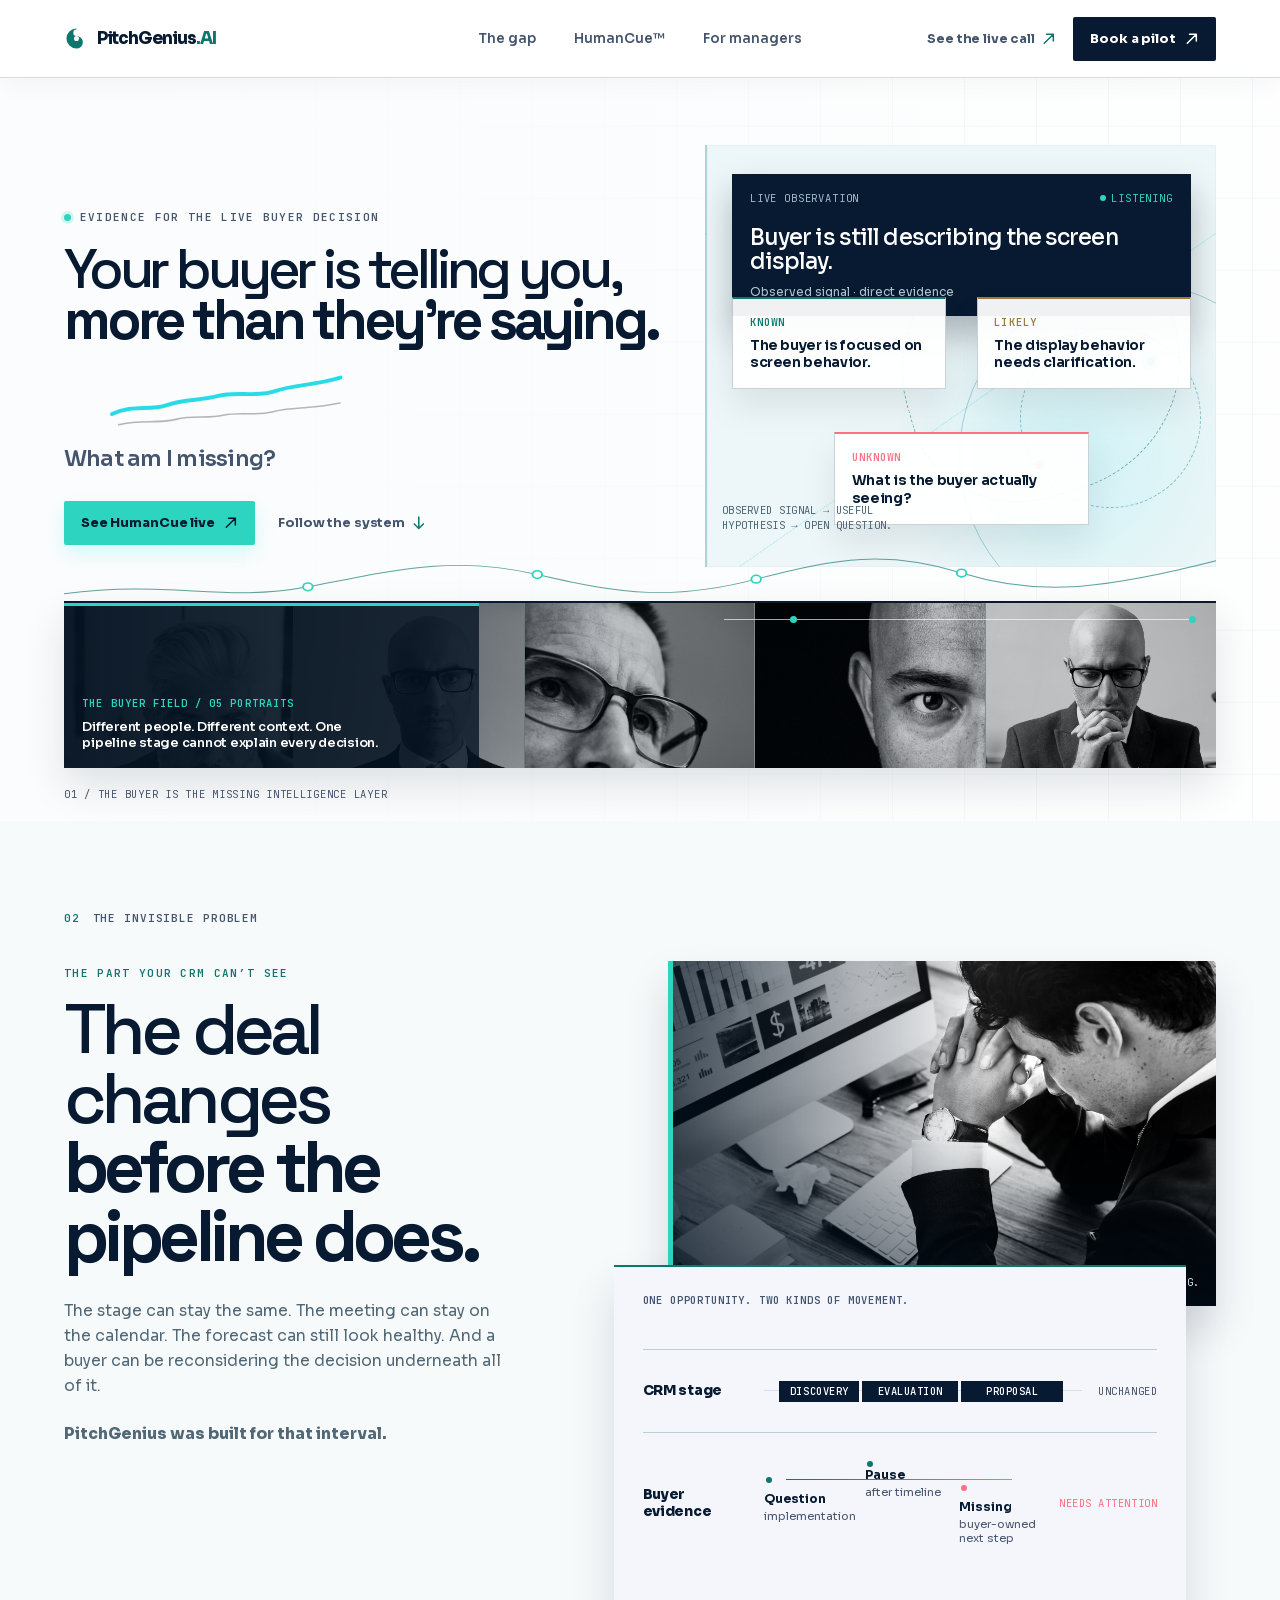
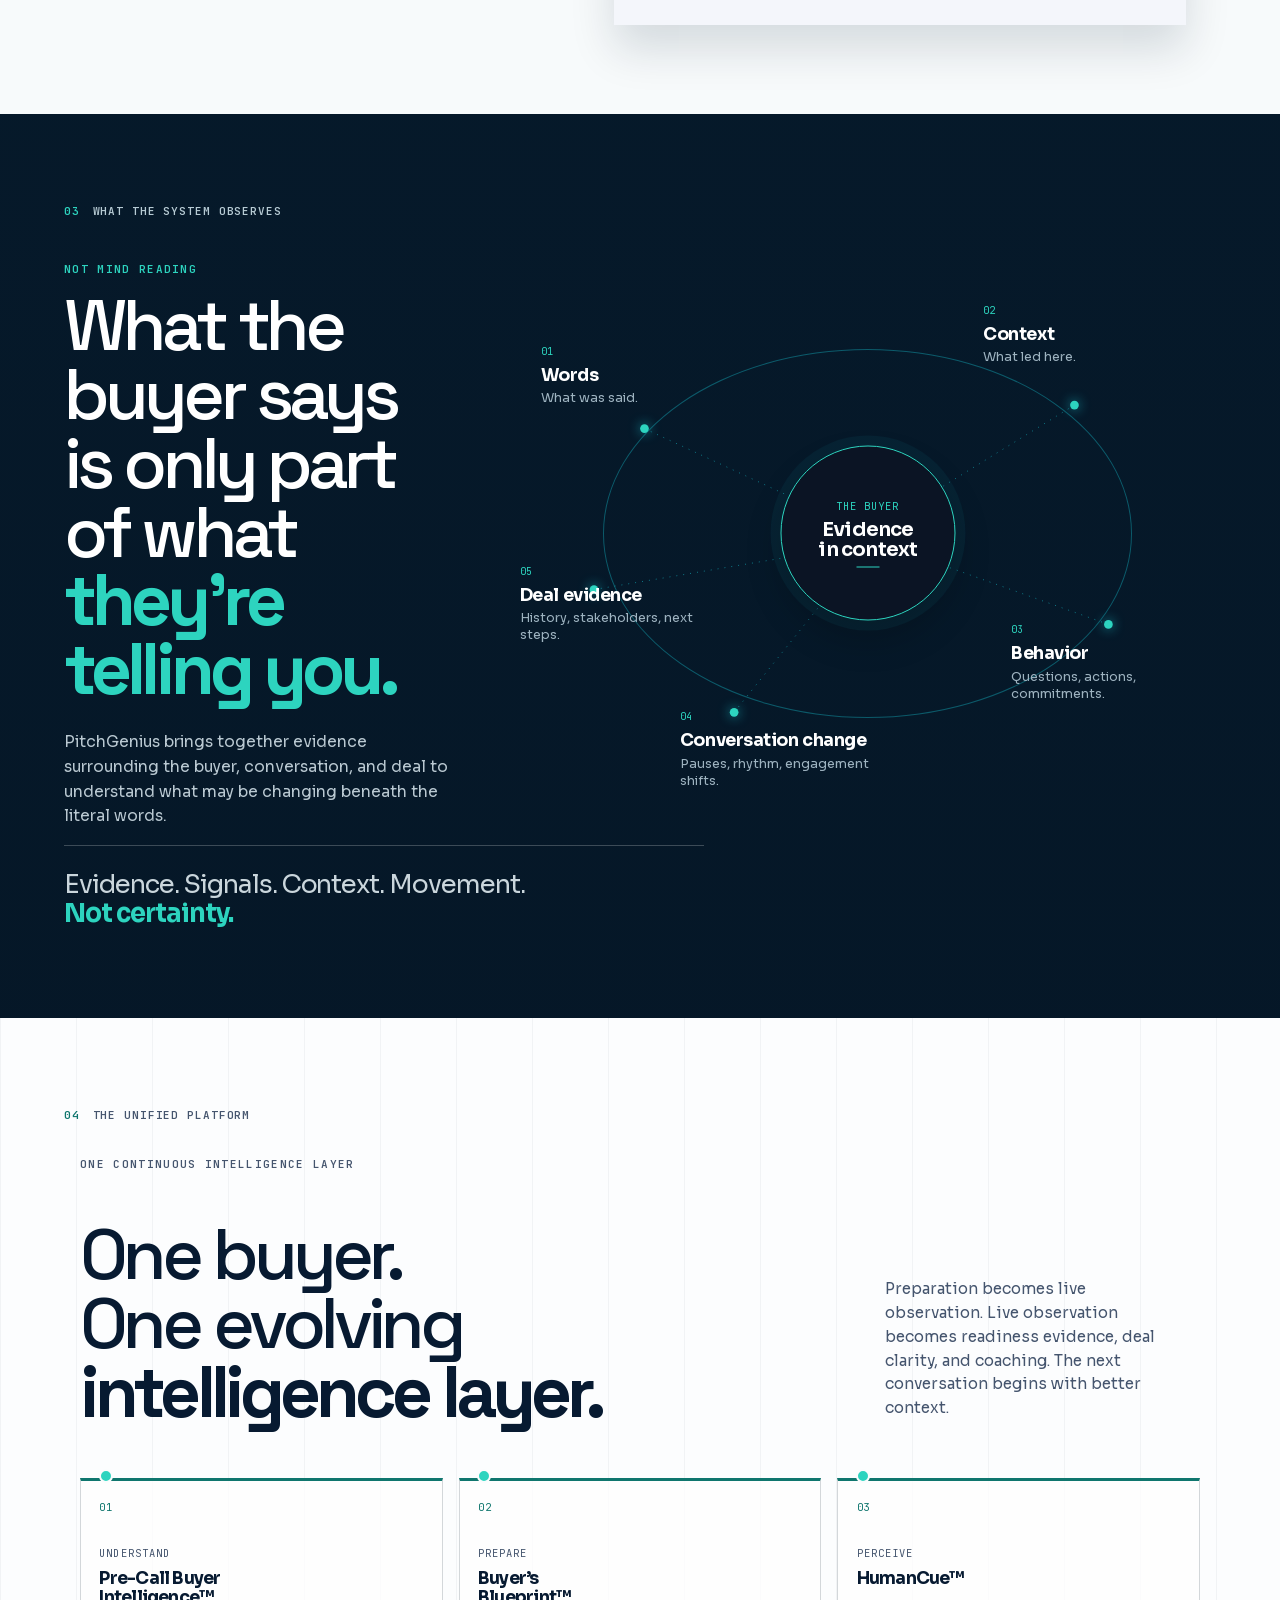
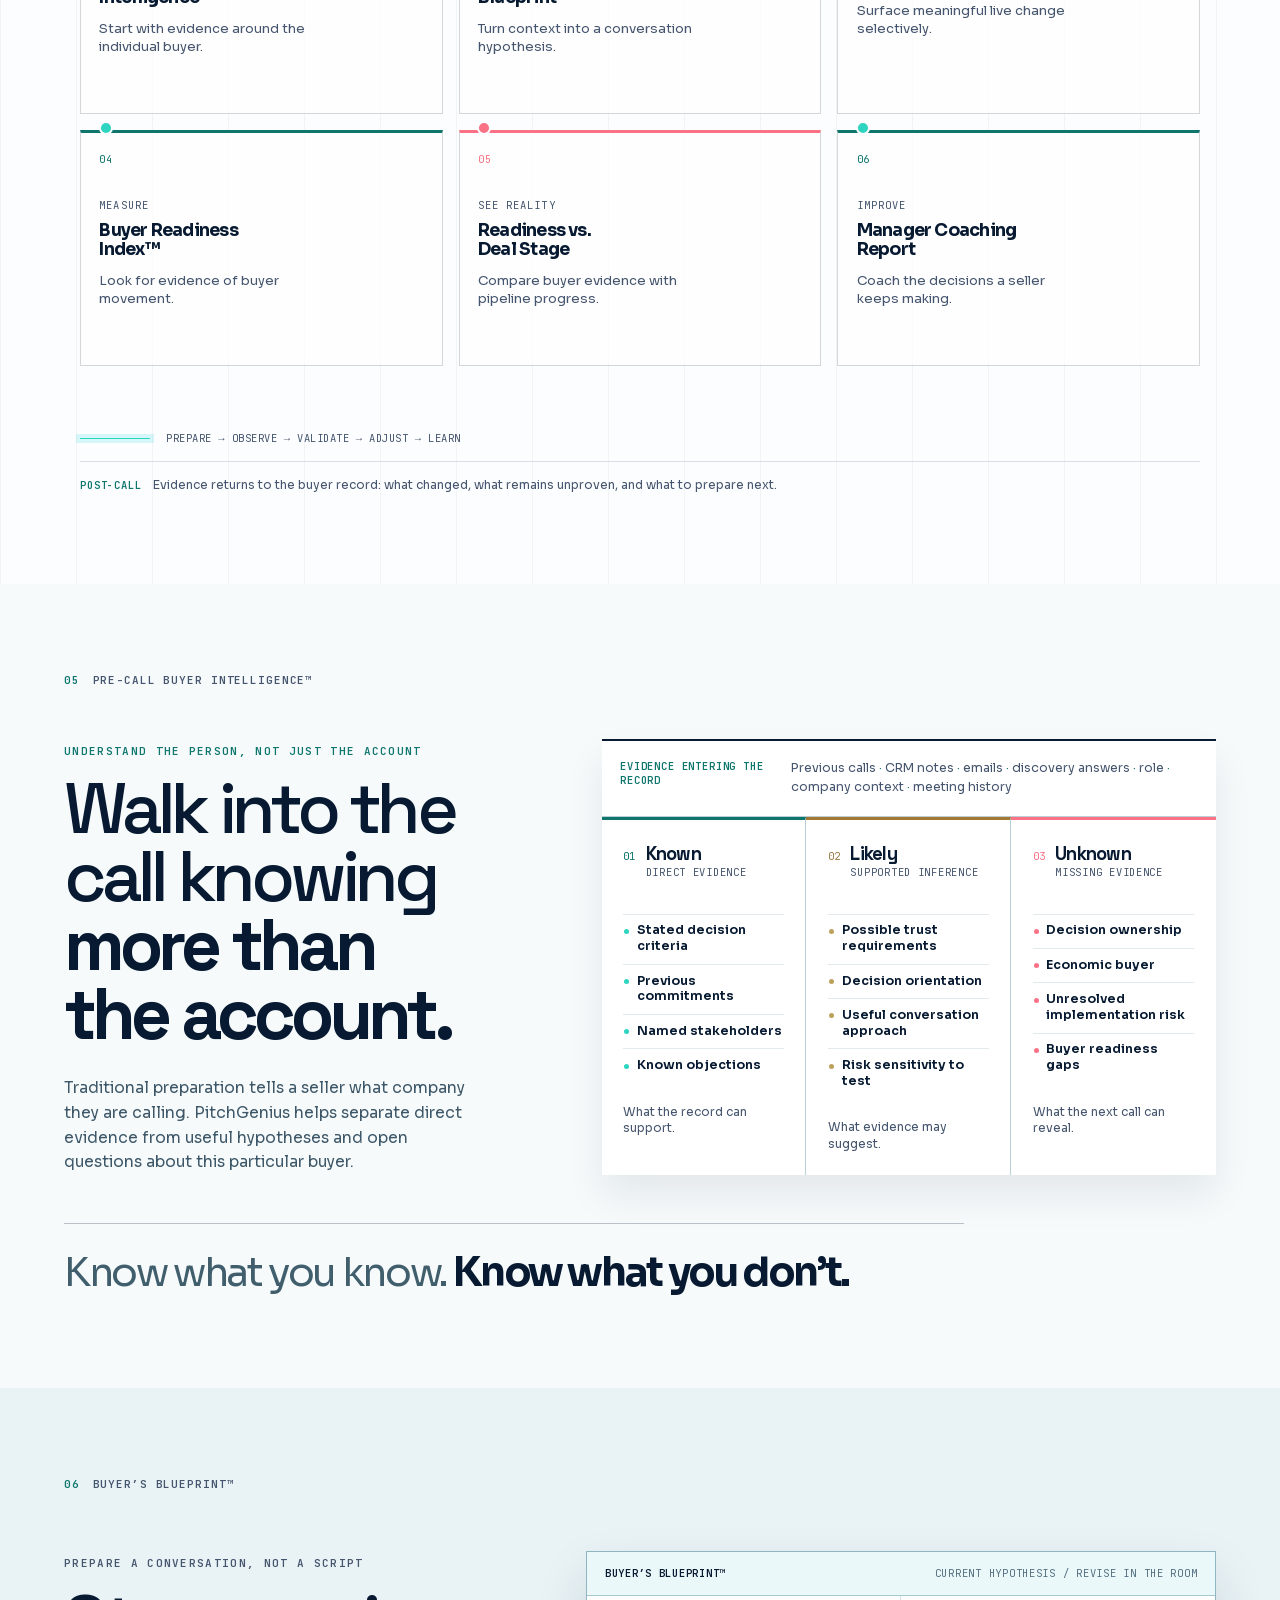
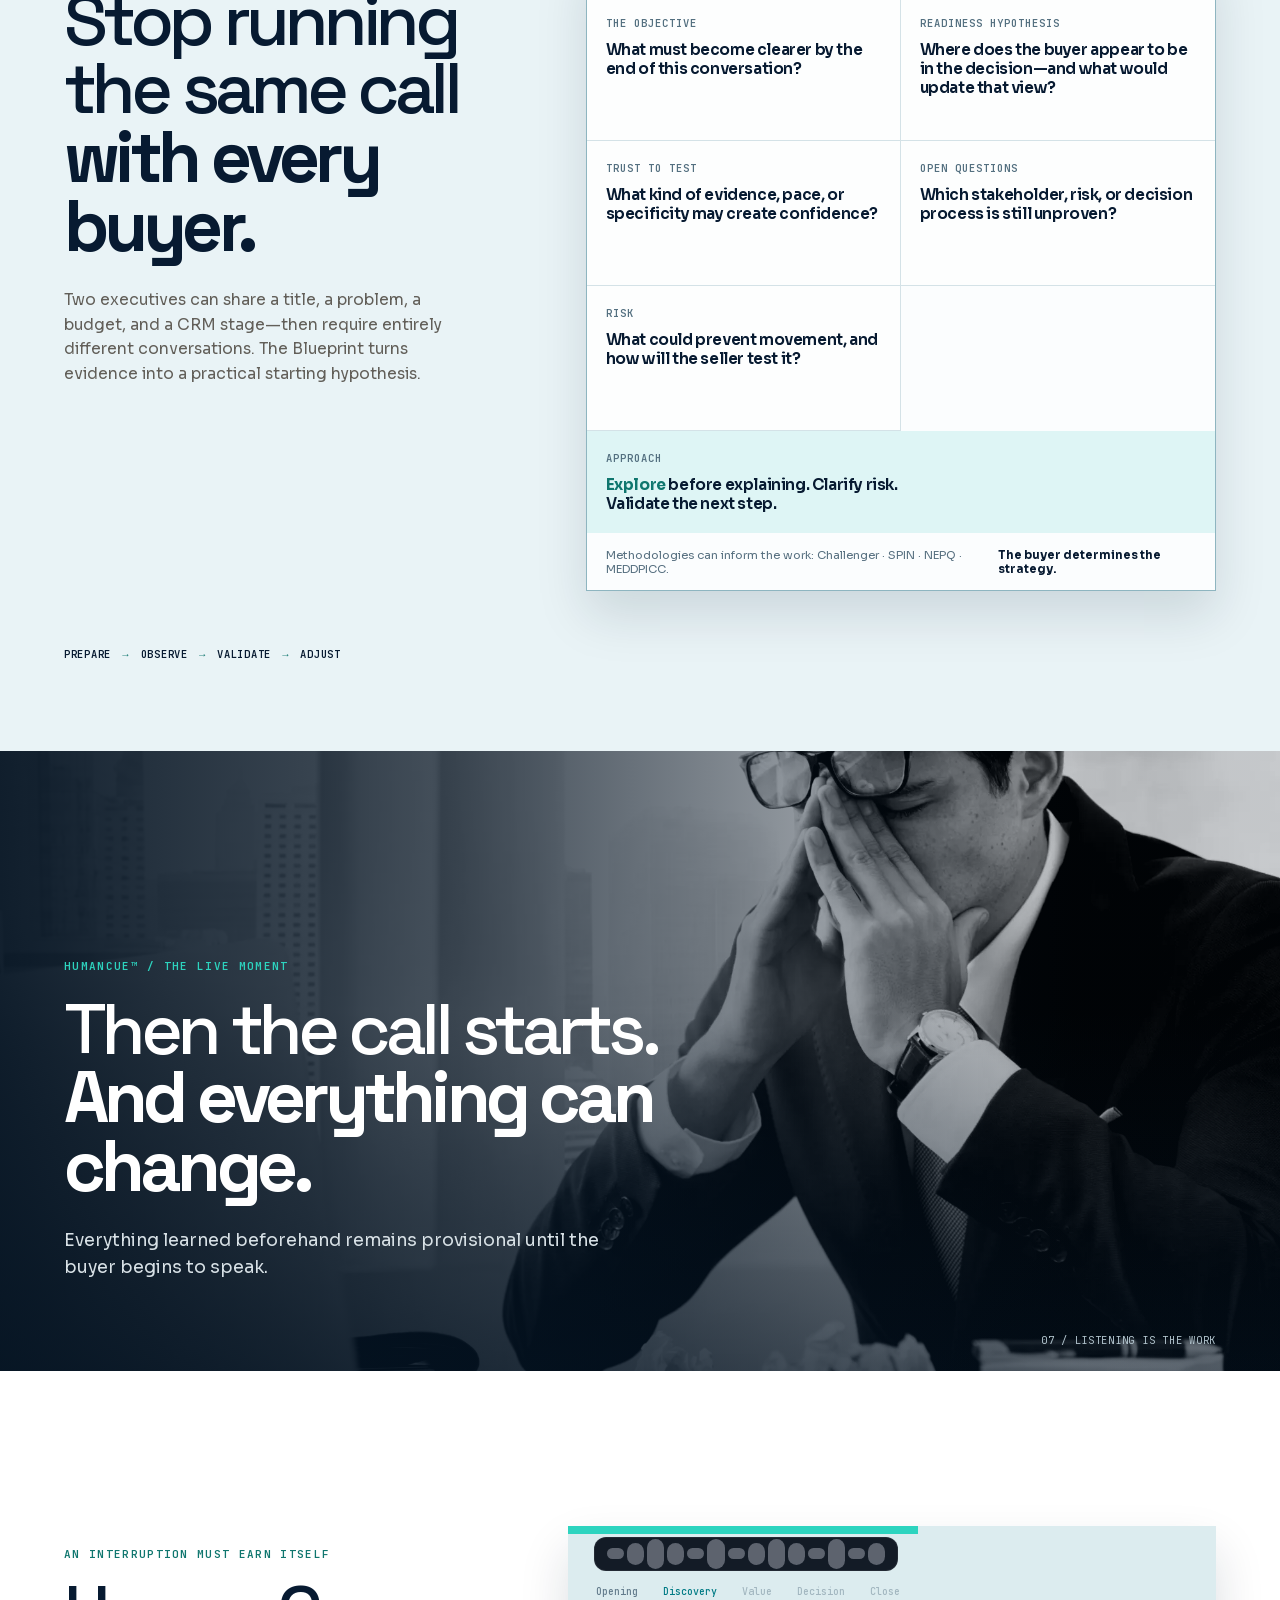
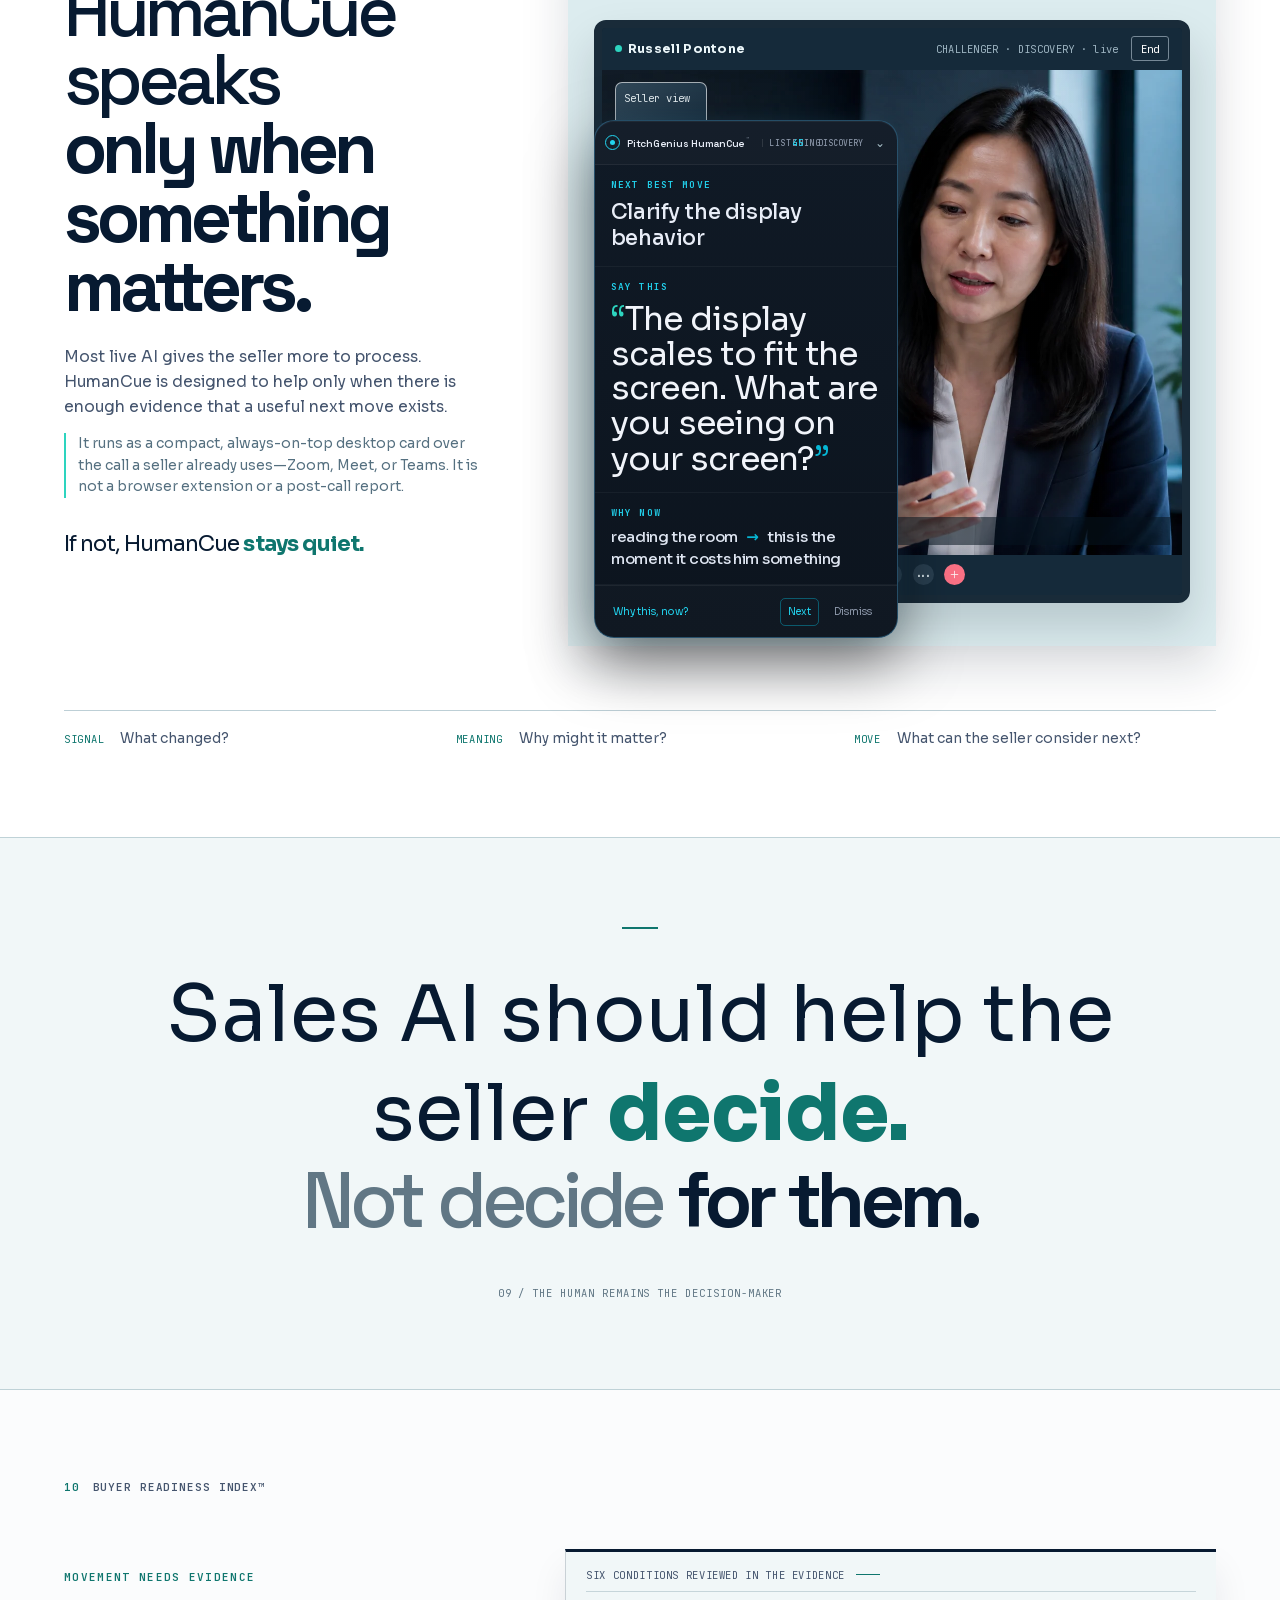
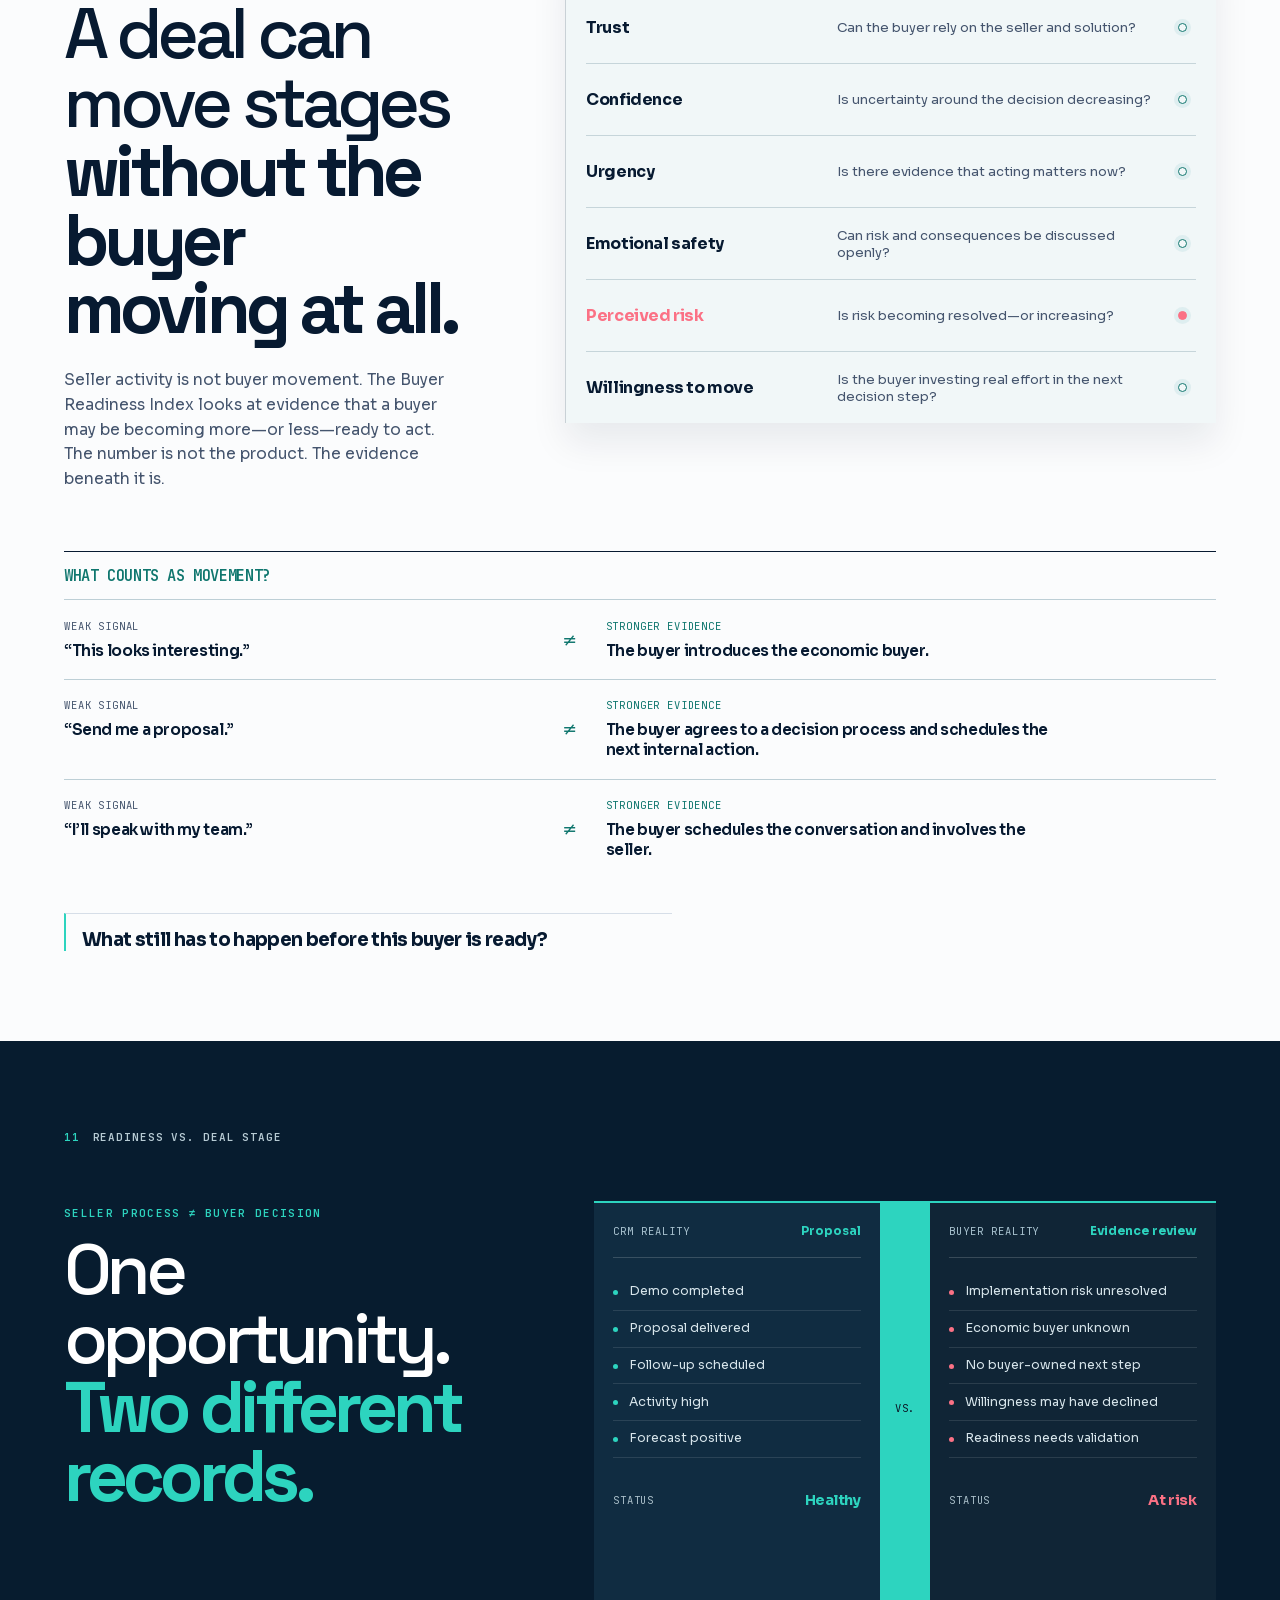
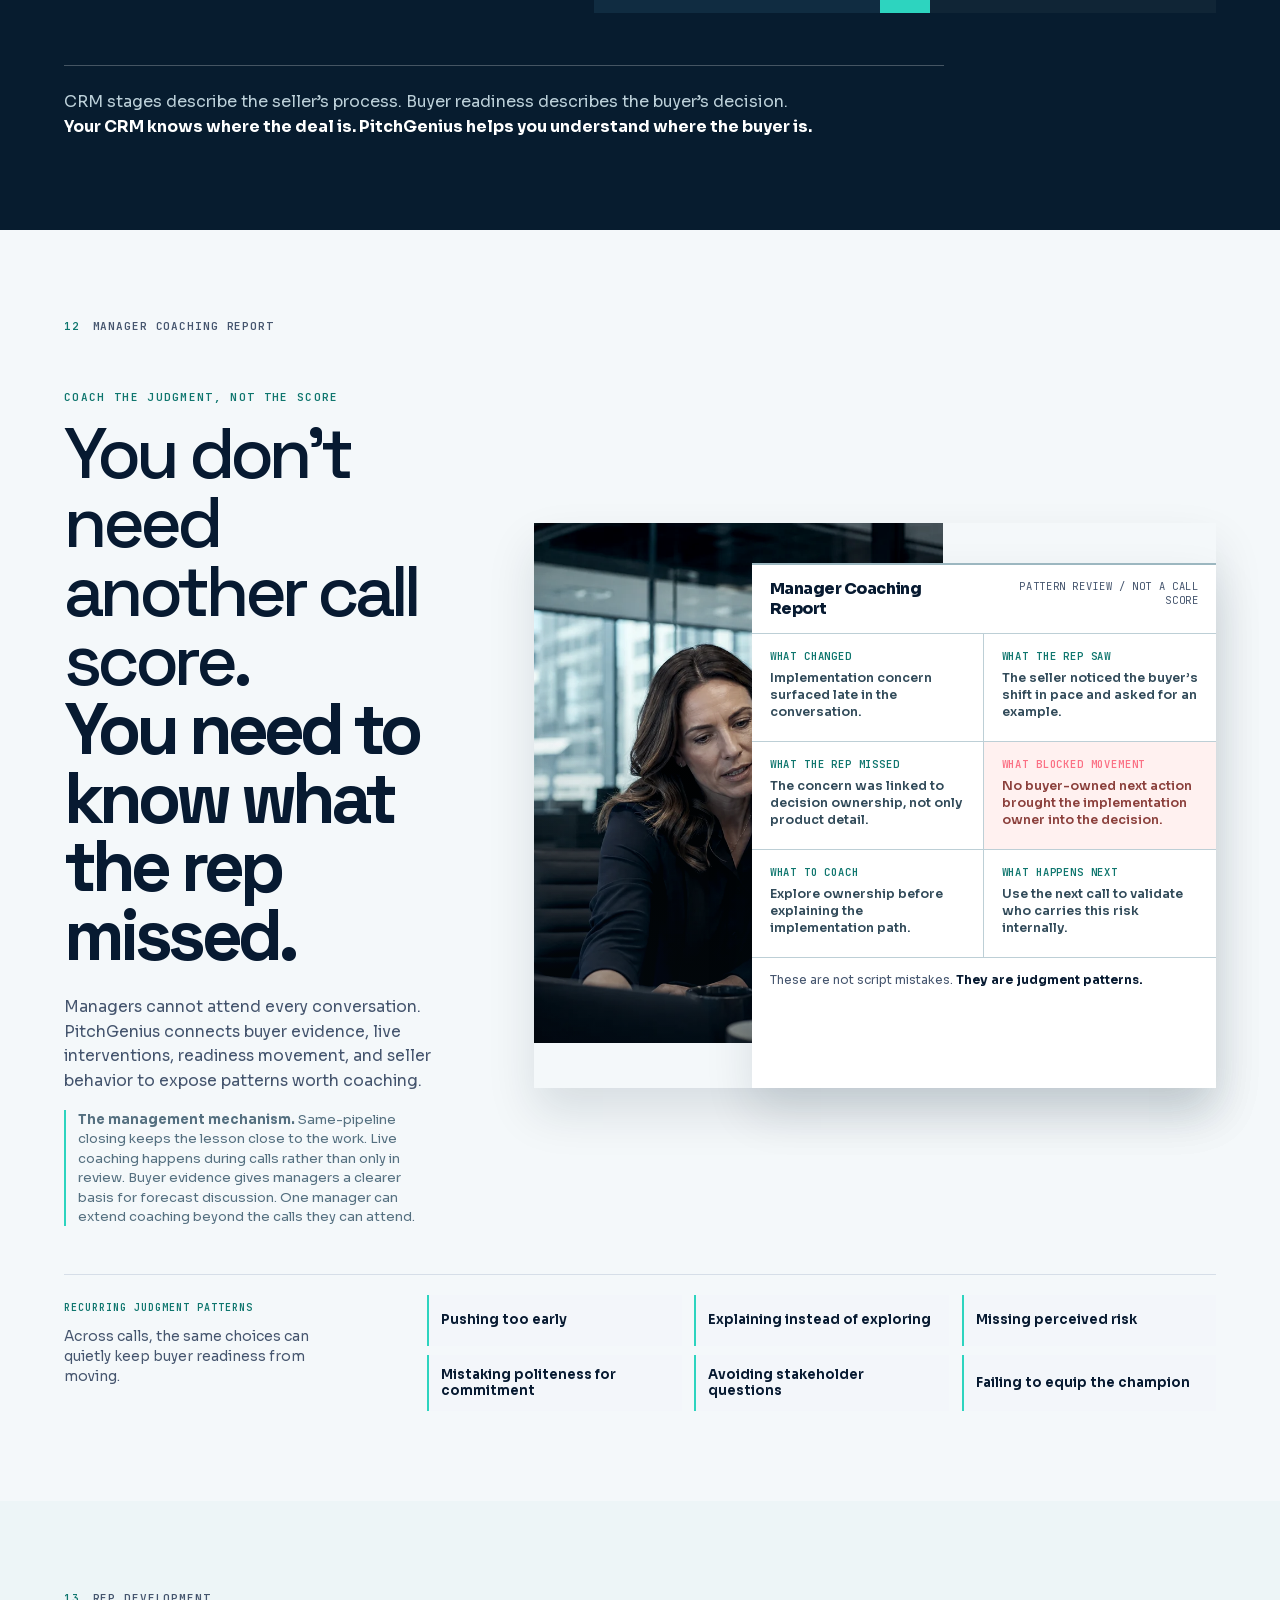
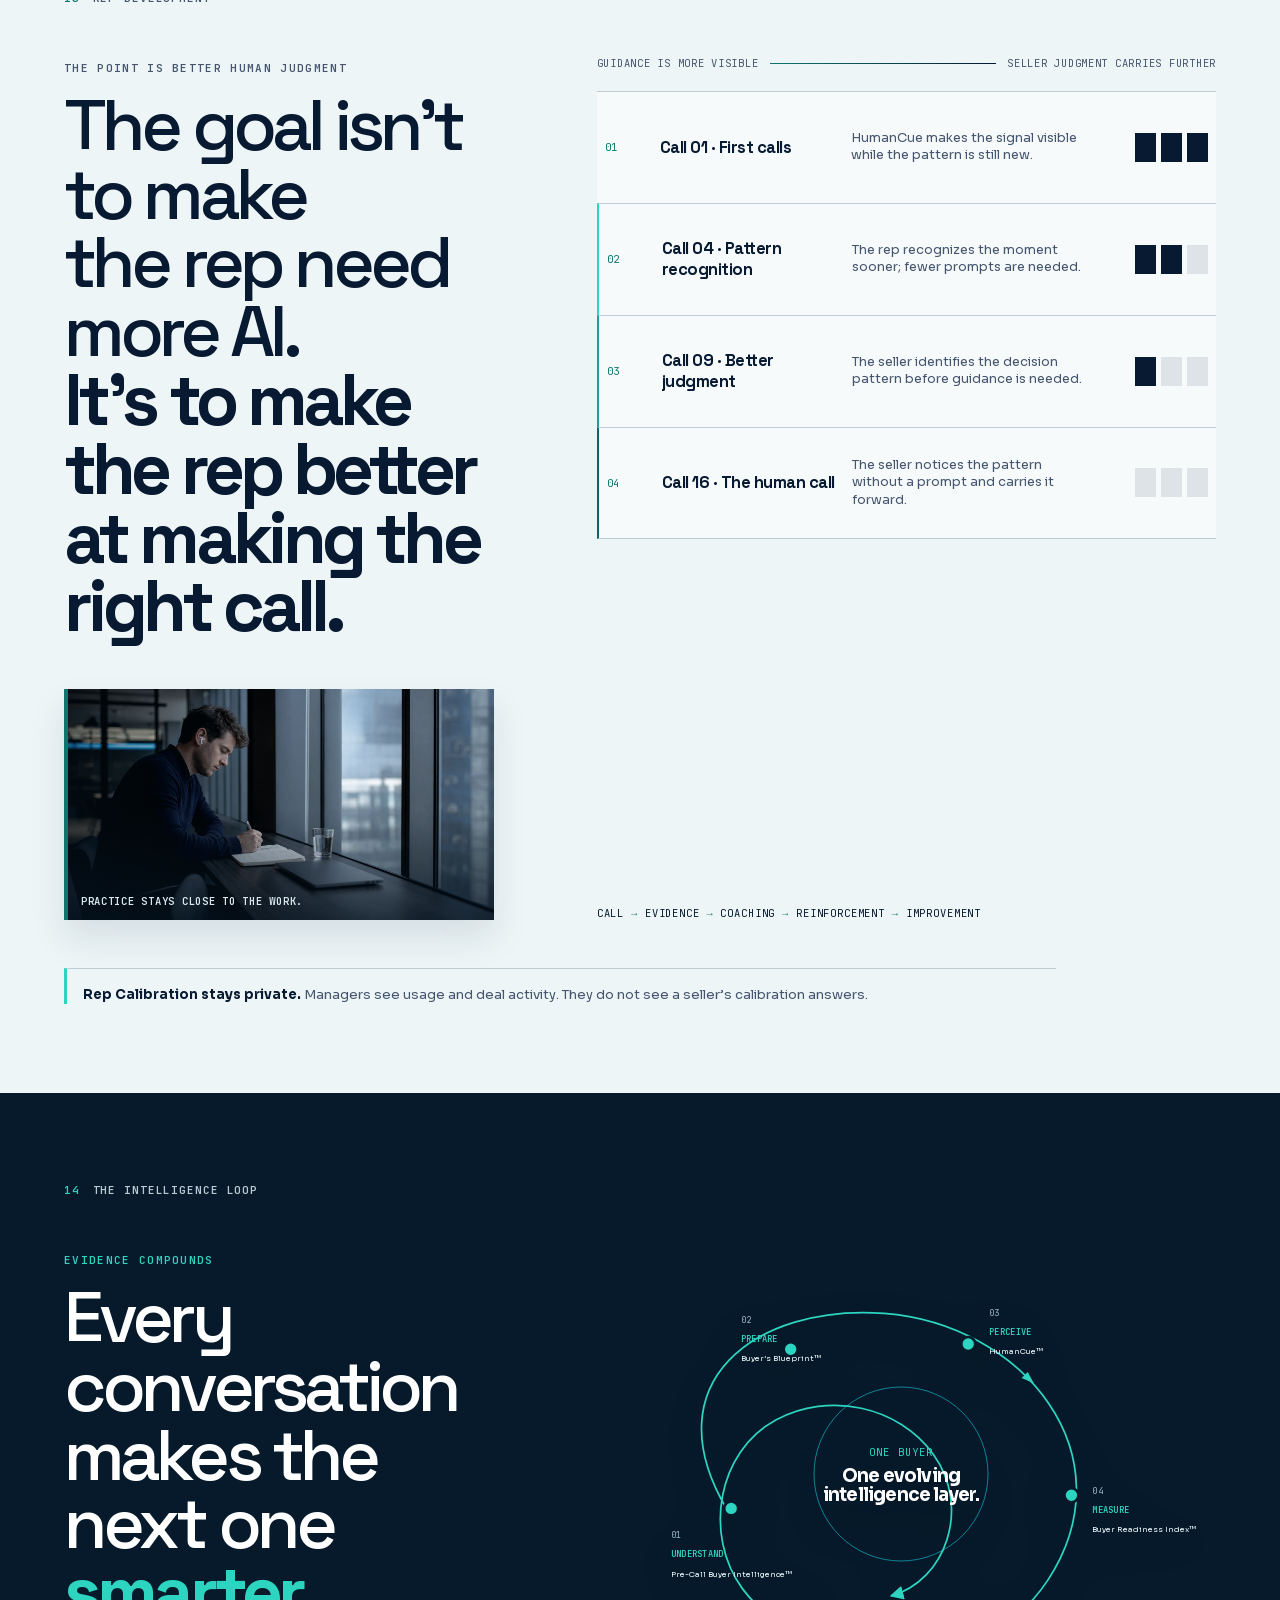
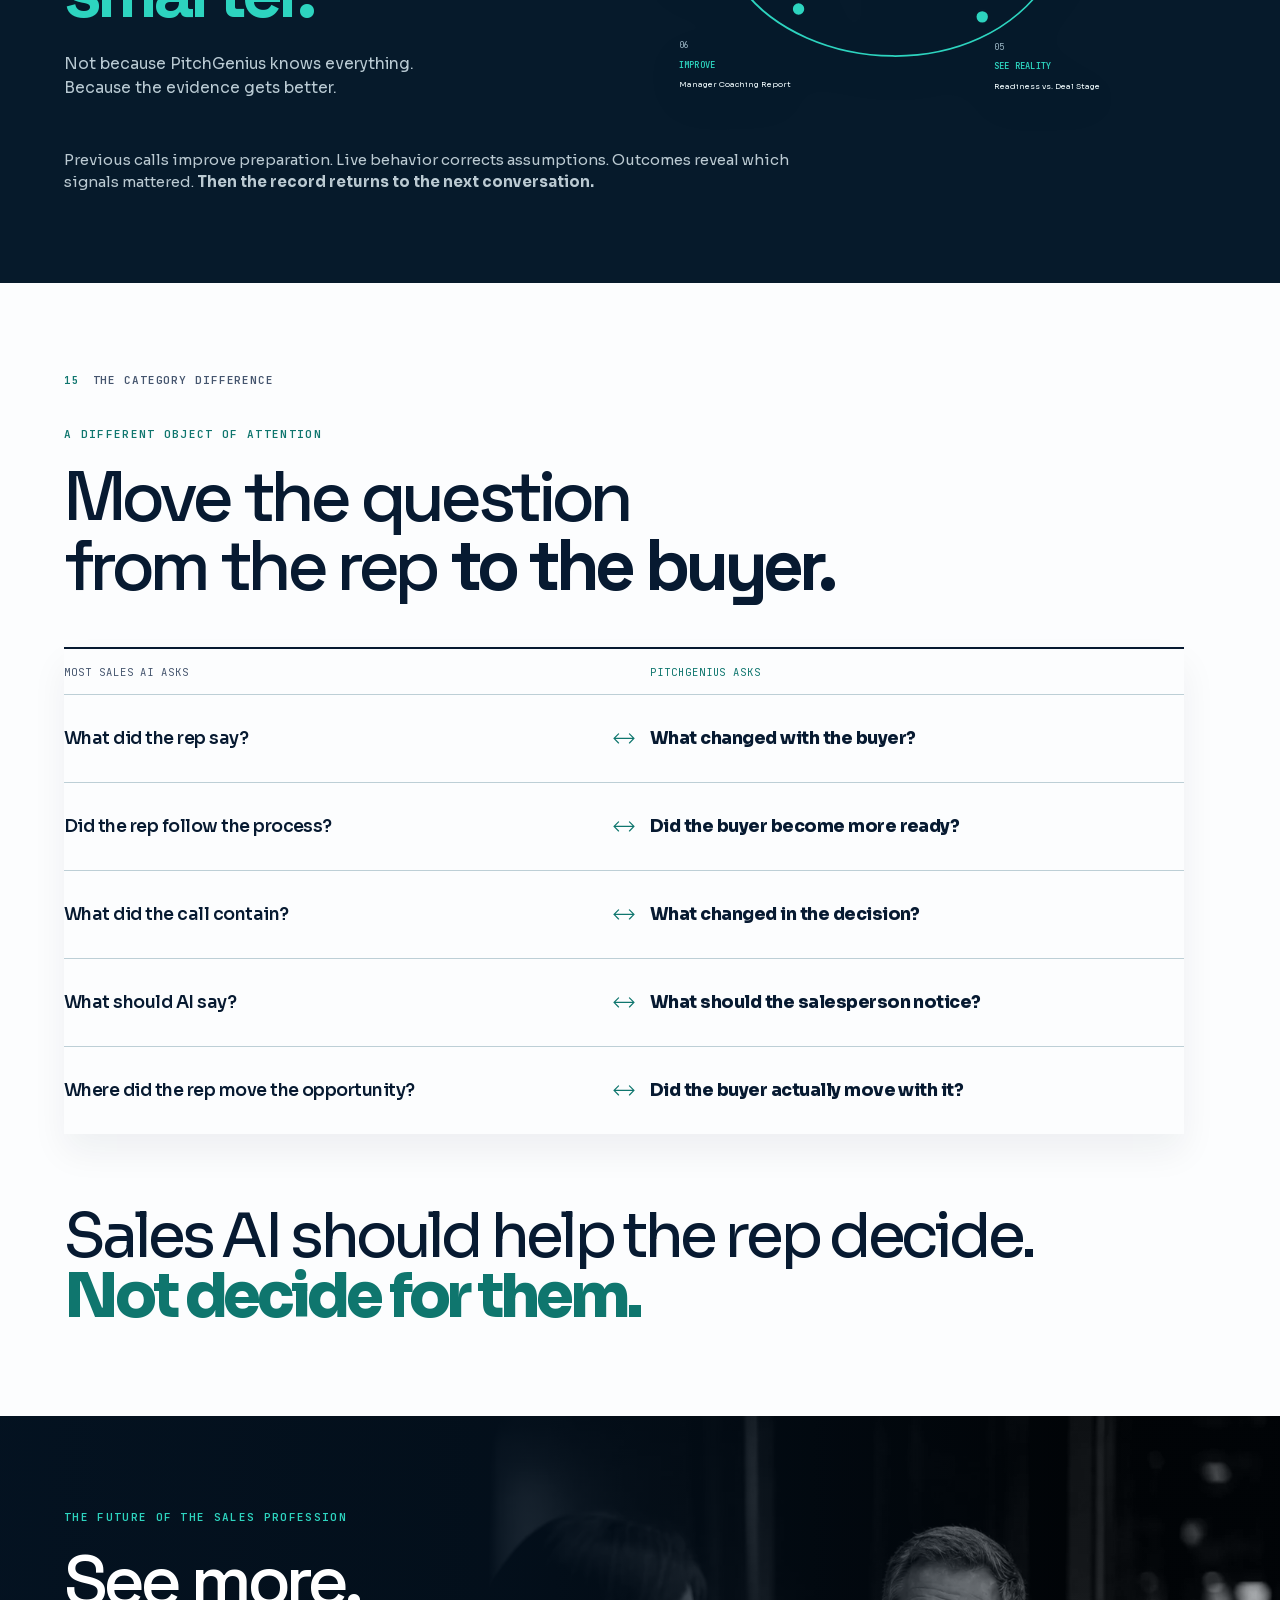
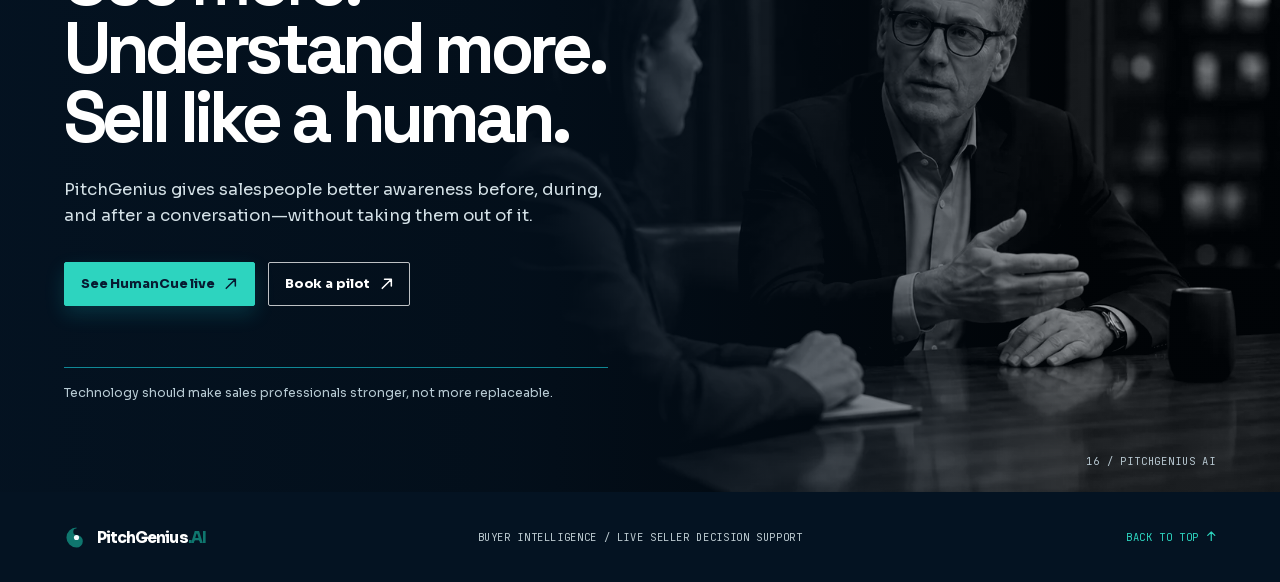
<file: variant-g/site/index.html>
<!doctype html>
<html lang="en">
<head>
  <meta charset="utf-8" />
  <meta name="viewport" content="width=device-width, initial-scale=1" />
  <meta name="description" content="PitchGenius gives sellers evidence-based guidance before, during, and after the buyer conversation." />
  <meta name="theme-color" content="#091f34" />
  <title>PitchGenius — see the decision while it is still moving</title>
  <link rel="icon" href="assets/g-mark.svg" type="image/svg+xml" />
  <link rel="stylesheet" href="styles.css" />
  <link rel="stylesheet" href="source-design.css" />
  <link rel="stylesheet" href="mockup-quality.css" />
  <noscript><style>[data-reveal]{opacity:1!important;transform:none!important}</style></noscript>
</head>
<body>
  <a class="skip-link" href="#main">Skip to content</a>

  <header class="site-header" data-header>
    <a class="brand" href="#main" aria-label="PitchGenius home">
      <svg class="brand__mark" viewBox="0 0 36 36" aria-hidden="true"><path d="M18 3.5a14.5 14.5 0 1 0 0 29 9.1 9.1 0 1 0 0-18.2 4.6 4.6 0 1 1 0-9.2Z" fill="currentColor"/><circle cx="18" cy="18" r="3.7" fill="#f7fbfd"/></svg>
      <span>PitchGenius<span class="brand__dot">.AI</span></span>
    </a>
    <nav class="site-nav" id="site-menu" aria-label="Primary navigation" data-menu>
      <a href="#problem">The gap</a>
      <a href="#humancue">HumanCue™</a>
      <a href="#coaching">For managers</a>
    </nav>
    <div class="header-actions">
      <a class="text-action" href="#humancue">See the live call <svg class="icon icon--arrow" viewBox="0 0 12 12" aria-hidden="true"><path d="M2 10 10 2M4 2h6v6"/></svg></a>
      <a class="button button--dark" href="https://pitchgenius.ai">Book a pilot <svg class="icon icon--arrow" viewBox="0 0 12 12" aria-hidden="true"><path d="M2 10 10 2M4 2h6v6"/></svg></a>
      <button class="menu-toggle" type="button" aria-expanded="false" aria-controls="site-menu" aria-label="Open navigation" data-menu-toggle>
        <span></span><span></span>
      </button>
    </div>
  </header>

  <aside class="field-index" aria-label="PitchGenius system stages" data-index>
    <p>THE DECISION FIELD</p>
    <ol>
      <li><a href="#precall"><span>01</span> Understand</a></li>
      <li><a href="#blueprint"><span>02</span> Prepare</a></li>
      <li><a href="#humancue"><span>03</span> Perceive</a></li>
      <li><a href="#readiness"><span>04</span> Measure</a></li>
      <li><a href="#alignment"><span>05</span> See reality</a></li>
      <li><a href="#coaching"><span>06</span> Improve</a></li>
    </ol>
  </aside>

  <main id="main">
    <!-- 01 / Hero -->
    <section class="hero chapter chapter--light" id="top" data-section="hero">
      <div class="hero__copy" data-reveal>
        <p class="eyebrow"><span class="eyebrow__dot"></span> Evidence for the live buyer decision</p>
        <h1><span class="hero__line">Your buyer is telling you,</span><span class="hero__line hero__line--em">more than they’re saying.</span></h1>
        <img class="hero__ink" src="assets/g-ink.svg" width="320" height="96" alt="" aria-hidden="true" />
        <p class="hero__lede">What am I missing?</p>
        <div class="hero__actions">
          <a class="button button--cyan" href="#humancue">See HumanCue live <svg class="icon icon--arrow" viewBox="0 0 12 12" aria-hidden="true"><path d="M2 10 10 2M4 2h6v6"/></svg></a>
          <a class="text-action" href="#system">Follow the system <svg class="icon icon--down" viewBox="0 0 12 12" aria-hidden="true"><path d="M6 1v10M2 7l4 4 4-4"/></svg></a>
        </div>
      </div>
      <div class="hero__field" data-reveal data-hero-evidence style="--reveal-delay:.12s" role="group" aria-label="An example of buyer evidence moving from direct observation to uncertainty">
        <div class="field-card field-card--source">
          <div class="field-card__top"><span>LIVE OBSERVATION</span><span class="live-dot">Listening</span></div>
          <p class="field-card__quote">Buyer is still describing the screen display.</p>
          <p class="field-card__speaker">Observed signal · direct evidence</p>
        </div>
        <div class="field-path" aria-hidden="true">
          <span class="field-path__line"></span><i></i><i></i><i></i>
        </div>
        <div class="field-card field-card--known">
          <span class="field-state">Known</span>
          <p>The buyer is focused on screen behavior.</p>
        </div>
        <div class="field-card field-card--likely">
          <span class="field-state">Likely</span>
          <p>The display behavior needs clarification.</p>
        </div>
        <div class="field-card field-card--unknown">
          <span class="field-state">Unknown</span>
          <p>What is the buyer actually seeing?</p>
        </div>
        <p class="hero__field-caption">Observed signal → useful hypothesis → open question.</p>
      </div>
      <figure class="hero__buyers" data-reveal style="--reveal-delay:.18s">
        <div class="hero__portrait-strip" aria-label="Five buyer portraits">
          <img src="assets/g-buyer-01.jpg" width="5568" height="3712" alt="Buyer portrait" />
          <img src="assets/g-buyer-02.jpg" width="6240" height="4160" alt="Buyer portrait, composed and analytical" />
          <img src="assets/g-buyer-03.jpg" width="3888" height="5184" alt="Buyer portrait, watching closely" />
          <img src="assets/g-buyer-04.jpg" width="2550" height="3300" alt="Buyer portrait, considering a decision" />
          <img src="assets/g-buyer-05.jpg" width="6240" height="4160" alt="" />
        </div>
        <figcaption><span>THE BUYER FIELD / 05 PORTRAITS</span><p>Different people. Different context. One pipeline stage cannot explain every decision.</p></figcaption>
        <i class="hero__buyers-signal" aria-hidden="true"></i>
      </figure>
      <svg class="hero__trace" viewBox="0 0 1200 120" preserveAspectRatio="none" aria-hidden="true"><path pathLength="1" d="M0 74C112 56 166 86 254 65s150-42 239-16 143 34 228 6 137-38 214-8 143 23 265-16"/><circle cx="254" cy="65" r="5"/><circle cx="493" cy="49" r="5"/><circle cx="721" cy="55" r="5"/><circle cx="935" cy="47" r="5"/></svg>
      <p class="hero__chapter">01 / The buyer is the missing intelligence layer</p>
    </section>

    <!-- 02 / Invisible problem -->
    <section class="problem chapter" id="problem" data-section="problem">
      <div class="chapter-label" data-reveal><span>02</span><p>The invisible problem</p></div>
      <div class="problem__statement" data-reveal>
        <p class="eyebrow eyebrow--cyan">THE PART YOUR CRM CAN’T SEE</p>
        <h2>The deal changes<br><em>before the pipeline does.</em></h2>
        <p>The stage can stay the same. The meeting can stay on the calendar. The forecast can still look healthy. And a buyer can be reconsidering the decision underneath all of it.</p>
        <p class="problem__close">PitchGenius was built for that interval.</p>
      </div>
      <div class="problem__visual" data-reveal style="--reveal-delay:.12s">
        <figure class="problem__scene">
          <img src="assets/g-review-desk.webp" width="2000" height="1275" loading="eager" decoding="async" fetchpriority="high" alt="A seller weighing evidence at a desk beside a live screen" />
          <figcaption><span>THE SELLER CAN SEE ACTIVITY.</span><span>The buyer may already be reconsidering.</span></figcaption>
        </figure>
        <figure class="movement-map" aria-labelledby="movement-map-caption">
          <figcaption id="movement-map-caption">One opportunity. Two kinds of movement.</figcaption>
          <div class="movement-map__row movement-map__row--crm">
            <span class="movement-map__name">CRM stage</span>
            <div class="movement-map__track"><b style="--start:5%;--width:25%">Discovery</b><b style="--start:31%;--width:30%">Evaluation</b><b style="--start:62%;--width:32%">Proposal</b></div>
            <span class="movement-map__note">unchanged</span>
          </div>
          <div class="movement-map__row movement-map__row--buyer">
            <span class="movement-map__name">Buyer evidence</span>
            <div class="movement-map__signal">
              <span class="signal-point signal-point--one"><i></i><b>Question</b><em>implementation</em></span>
              <span class="signal-point signal-point--two"><i></i><b>Pause</b><em>after timeline</em></span>
              <span class="signal-point signal-point--three"><i></i><b>Missing</b><em>buyer-owned next step</em></span>
            </div>
            <span class="movement-map__note movement-map__note--risk">needs attention</span>
          </div>
        </figure>
      </div>
    </section>

    <!-- 03 / Evidence -->
    <section class="evidence chapter chapter--dark" id="evidence" data-section="evidence">
      <div class="chapter-label chapter-label--light" data-reveal><span>03</span><p>What the system observes</p></div>
      <div class="evidence__intro" data-reveal>
        <p class="eyebrow eyebrow--cyan">NOT MIND READING</p>
        <h2>What the buyer says<br>is only part of what<br><em>they’re telling you.</em></h2>
        <p>PitchGenius brings together evidence surrounding the buyer, conversation, and deal to understand what may be changing beneath the literal words.</p>
      </div>
      <div class="evidence-orbit" data-reveal style="--reveal-delay:.12s" role="group" aria-label="Evidence sources surrounding the buyer">
        <div class="evidence-orbit__core"><span>THE BUYER</span><b>Evidence<br>in context</b><i></i></div>
        <article class="orbit-tag orbit-tag--words"><span>01</span><strong>Words</strong><p>What was said.</p></article>
        <article class="orbit-tag orbit-tag--context"><span>02</span><strong>Context</strong><p>What led here.</p></article>
        <article class="orbit-tag orbit-tag--behavior"><span>03</span><strong>Behavior</strong><p>Questions, actions, commitments.</p></article>
        <article class="orbit-tag orbit-tag--change"><span>04</span><strong>Conversation change</strong><p>Pauses, rhythm, engagement shifts.</p></article>
        <article class="orbit-tag orbit-tag--deal"><span>05</span><strong>Deal evidence</strong><p>History, stakeholders, next steps.</p></article>
        <svg class="evidence-orbit__lines" viewBox="0 0 800 530" aria-hidden="true"><path d="M143 145 387 259M637 118 425 249M676 370 427 281M246 471 389 293M85 330 360 284"/><circle cx="143" cy="145" r="5"/><circle cx="637" cy="118" r="5"/><circle cx="676" cy="370" r="5"/><circle cx="246" cy="471" r="5"/><circle cx="85" cy="330" r="5"/></svg>
      </div>
      <p class="evidence__closing" data-reveal>Evidence. Signals. Context. Movement.<br><strong>Not certainty.</strong></p>
    </section>

    <!-- 04 / System -->
    <section class="system chapter chapter--light" id="system" data-section="system">
      <div class="chapter-label" data-reveal><span>04</span><p>The unified platform</p></div>
      <div class="system__heading" data-reveal>
        <p class="eyebrow">ONE CONTINUOUS INTELLIGENCE LAYER</p>
        <h2>One buyer.<br>One evolving <em>intelligence layer.</em></h2>
        <p>Preparation becomes live observation. Live observation becomes readiness evidence, deal clarity, and coaching. The next conversation begins with better context.</p>
      </div>
      <ol class="system-flow" aria-label="The PitchGenius intelligence loop">
        <li data-reveal><span class="system-flow__number">01</span><div><small>UNDERSTAND</small><strong>Pre-Call Buyer<br>Intelligence™</strong><p>Start with evidence around the individual buyer.</p></div></li>
        <li data-reveal style="--reveal-delay:.04s"><span class="system-flow__number">02</span><div><small>PREPARE</small><strong>Buyer’s<br>Blueprint™</strong><p>Turn context into a conversation hypothesis.</p></div></li>
        <li data-reveal style="--reveal-delay:.08s"><span class="system-flow__number">03</span><div><small>PERCEIVE</small><strong>HumanCue™</strong><p>Surface meaningful live change selectively.</p></div></li>
        <li data-reveal style="--reveal-delay:.12s"><span class="system-flow__number">04</span><div><small>MEASURE</small><strong>Buyer Readiness<br>Index™</strong><p>Look for evidence of buyer movement.</p></div></li>
        <li data-reveal style="--reveal-delay:.16s"><span class="system-flow__number">05</span><div><small>SEE REALITY</small><strong>Readiness vs.<br>Deal Stage</strong><p>Compare buyer evidence with pipeline progress.</p></div></li>
        <li data-reveal style="--reveal-delay:.2s"><span class="system-flow__number">06</span><div><small>IMPROVE</small><strong>Manager Coaching<br>Report</strong><p>Coach the decisions a seller keeps making.</p></div></li>
      </ol>
      <p class="system__loop-line" data-reveal><span></span> Prepare → Observe → Validate → Adjust → Learn</p>
      <p class="system__postcall" data-reveal style="--reveal-delay:.08s"><span>Post-call</span> Evidence returns to the buyer record: what changed, what remains unproven, and what to prepare next.</p>
    </section>

    <!-- 05 / Pre-call -->
    <section class="precall chapter" id="precall" data-section="precall">
      <div class="chapter-label" data-reveal><span>05</span><p>Pre-Call Buyer Intelligence™</p></div>
      <div class="precall__intro" data-reveal>
        <p class="eyebrow eyebrow--cyan">UNDERSTAND THE PERSON, NOT JUST THE ACCOUNT</p>
        <h2>Walk into the call knowing<br><em>more than the account.</em></h2>
        <p>Traditional preparation tells a seller what company they are calling. PitchGenius helps separate direct evidence from useful hypotheses and open questions about this particular buyer.</p>
      </div>
      <div class="evidence-ledger" data-reveal style="--reveal-delay:.08s">
        <div class="evidence-ledger__sources"><span>Evidence entering the record</span><p>Previous calls <i>·</i> CRM notes <i>·</i> emails <i>·</i> discovery answers <i>·</i> role <i>·</i> company context <i>·</i> meeting history</p></div>
        <div class="evidence-ledger__states">
          <article class="ledger-state ledger-state--known"><header><span>01</span><h3>Known</h3><small>direct evidence</small></header><ul><li>Stated decision criteria</li><li>Previous commitments</li><li>Named stakeholders</li><li>Known objections</li></ul><p>What the record can support.</p></article>
          <article class="ledger-state ledger-state--likely"><header><span>02</span><h3>Likely</h3><small>supported inference</small></header><ul><li>Possible trust requirements</li><li>Decision orientation</li><li>Useful conversation approach</li><li>Risk sensitivity to test</li></ul><p>What evidence may suggest.</p></article>
          <article class="ledger-state ledger-state--unknown"><header><span>03</span><h3>Unknown</h3><small>missing evidence</small></header><ul><li>Decision ownership</li><li>Economic buyer</li><li>Unresolved implementation risk</li><li>Buyer readiness gaps</li></ul><p>What the next call can reveal.</p></article>
        </div>
      </div>
      <p class="precall__close" data-reveal>Know what you know. <strong>Know what you don’t.</strong></p>
    </section>

    <!-- 06 / Buyer Blueprint -->
    <section class="blueprint chapter chapter--warm" id="blueprint" data-section="blueprint">
      <div class="chapter-label" data-reveal><span>06</span><p>Buyer’s Blueprint™</p></div>
      <div class="blueprint__heading" data-reveal>
        <p class="eyebrow">PREPARE A CONVERSATION, NOT A SCRIPT</p>
        <h2>Stop running the same call<br><em>with every buyer.</em></h2>
        <p>Two executives can share a title, a problem, a budget, and a CRM stage—then require entirely different conversations. The Blueprint turns evidence into a practical starting hypothesis.</p>
      </div>
      <article class="blueprint-sheet" data-reveal style="--reveal-delay:.1s" aria-label="Example buyer blueprint">
        <header class="blueprint-sheet__head"><span>BUYER’S BLUEPRINT™</span><span>Current hypothesis / revise in the room</span></header>
        <div class="blueprint-sheet__grid">
          <section><h3>The objective</h3><p>What must become clearer by the end of this conversation?</p></section>
          <section><h3>Readiness hypothesis</h3><p>Where does the buyer appear to be in the decision—and what would update that view?</p></section>
          <section><h3>Trust to test</h3><p>What kind of evidence, pace, or specificity may create confidence?</p></section>
          <section><h3>Open questions</h3><p>Which stakeholder, risk, or decision process is still unproven?</p></section>
          <section><h3>Risk</h3><p>What could prevent movement, and how will the seller test it?</p></section>
          <section class="blueprint-sheet__approach"><h3>Approach</h3><p><b>Explore</b> before explaining. Clarify risk. Validate the next step.</p></section>
        </div>
        <footer><span>Methodologies can inform the work: Challenger · SPIN · NEPQ · MEDDPICC.</span><span>The buyer determines the strategy.</span></footer>
      </article>
      <p class="blueprint__cycle" data-reveal><b>Prepare</b><span>→</span><b>Observe</b><span>→</span><b>Validate</b><span>→</span><b>Adjust</b></p>
    </section>

    <!-- 07 / HumanCue transition -->
    <section class="cue-transition chapter chapter--photo" id="cue-transition" data-section="cue-transition">
      <img src="assets/g-listening-context.webp" width="2000" height="1335" loading="eager" decoding="async" alt="A seller listening closely at a desk before responding" />
      <div class="cue-transition__shade"></div>
      <div class="cue-transition__content" data-reveal>
        <p class="eyebrow eyebrow--cyan">HUMANCUE™ / THE LIVE MOMENT</p>
        <h2>Then the call starts.<br><em>And everything can change.</em></h2>
        <p>Everything learned beforehand remains provisional until the buyer begins to speak.</p>
      </div>
      <p class="cue-transition__chapter">07 / Listening is the work</p>
    </section>

    <!-- 08 / HumanCue -->
    <section class="humancue chapter chapter--light" id="humancue" data-section="humancue">
      <div class="chapter-label" data-reveal><span>08</span><p>HumanCue™ live copilot</p></div>
      <div class="humancue__intro" data-reveal>
        <p class="eyebrow eyebrow--cyan">AN INTERRUPTION MUST EARN ITSELF</p>
        <h2>HumanCue speaks<br><em>only when something matters.</em></h2>
        <p>Most live AI gives the seller more to process. HumanCue is designed to help only when there is enough evidence that a useful next move exists.</p>
        <p class="humancue__desktop-note">It runs as a compact, always-on-top desktop card over the call a seller already uses—Zoom, Meet, or Teams. It is not a browser extension or a post-call report.</p>
        <p class="humancue__quiet">If not, HumanCue <strong>stays quiet.</strong></p>
      </div>
      <div class="call-stage" data-reveal style="--reveal-delay:.12s" role="group" aria-label="A live sales conversation with a compact HumanCue support panel">
        <div class="call-stage__meeting">
          <div class="meeting-bar"><span class="meeting-bar__person"><i></i> Russell Pontone</span><span>CHALLENGER · DISCOVERY · live</span><span class="meeting-bar__end" aria-hidden="true">End</span></div>
          <div class="meeting-content">
            <div class="meeting-content__portrait"><img src="assets/f-meeting-buyer.webp" width="1672" height="941" loading="eager" decoding="async" alt="A buyer in a remote discovery conversation" /></div>
            <div class="meeting-content__camera"><span>Seller view</span><i></i></div>
            <p class="meeting-content__caption">The buyer is still describing the screen display.</p>
          </div>
          <div class="meeting-controls" aria-hidden="true"><span><svg viewBox="0 0 20 20"><path d="M6.3 8.2a3.7 3.7 0 0 1 7.4 0v2.5a3.7 3.7 0 0 1-7.4 0Z"/><path d="M4.2 10.3a5.8 5.8 0 0 0 11.6 0M10 16.1v2.2M7.4 18.3h5.2"/></svg></span><span><svg viewBox="0 0 20 20"><path d="m4 7 8.3-3v12L4 13Z"/><path d="M12.3 8.2 16 6.5v7L12.3 12"/></svg></span><span><svg viewBox="0 0 20 20"><rect x="3.5" y="4" width="13" height="12" rx="1.5"/><path d="M7 16v1.8h6V16M7 7.2h6M7 10h6"/></svg></span><span class="meeting-control--more">•••</span><b><svg viewBox="0 0 20 20"><path d="M4 10h12M10 4v12"/></svg></b></div>
        </div>
        <div class="h-cue-wave" aria-hidden="true"><i></i><i></i><i></i><i></i><i></i><i></i><i></i><i></i><i></i><i></i><i></i><i></i><i></i><i></i></div>
        <ol class="h-stage-row" aria-label="HumanCue stage row"><li>Opening</li><li class="is-current">Discovery</li><li>Value</li><li>Decision</li><li>Close</li></ol>
        <article class="live-card pg-hc-card" data-hc-draggable aria-grabbed="false" aria-label="HumanCue live buyer-state support panel. Drag the header to reposition the card.">
          <header class="pg-hc-top" data-drag-handle tabindex="0" aria-label="Drag HumanCue card to reposition">
            <div class="pg-hc-brand"><i class="pg-hc-mark" aria-hidden="true"></i><strong>PitchGenius HumanCue<sup>™</sup></strong><span class="pg-hc-state live-card__state">Listening</span></div>
            <div class="pg-hc-context"><span class="pg-hc-readout"><b>45</b> · DISCOVERY</span><button class="pg-hc-fold" type="button" data-detail-toggle aria-expanded="false" aria-controls="humancue-context" aria-label="Show HumanCue context">⌄</button></div>
          </header>
          <div class="pg-hc-main">
            <div class="live-card__blocks pg-hc-cues" data-cue-current>
              <section class="pg-hc-next"><h3>NEXT BEST MOVE</h3><p>Clarify the display behavior</p></section>
              <section class="pg-hc-say"><h3>SAY THIS</h3><p class="live-card__quote">The display scales to fit the screen. What are you seeing on your screen?</p></section>
              <section class="pg-hc-why"><h3>WHY NOW</h3><p>reading the room <b aria-hidden="true">→</b> this is the moment it costs him something</p></section>
            </div>
          </div>
          <footer class="pg-hc-actions"><button class="live-card__why" type="button" data-detail-toggle aria-expanded="false" aria-controls="humancue-context">Why this, now?</button><span class="live-card__actions"><button type="button" data-cue-next>Next</button><button type="button" data-cue-dismiss>Dismiss</button></span></footer>
          <div class="live-card__detail pg-hc-detail" id="humancue-context" hidden data-detail-panel><span><b>Trust</b> not measured</span><span><b>Willingness</b> not measured</span><span><b>Reached</b> Discovery</span></div>
          <div class="live-card__status pg-hc-status" hidden data-cue-status aria-live="polite"><p>HumanCue stays quiet until there is a useful, evidenced next move.</p><button type="button" data-cue-reset>Bring the cue back</button></div>
        </article>
      </div>
      <div class="humancue__outcome" data-reveal>
        <span>Signal</span><p>What changed?</p><span>Meaning</span><p>Why might it matter?</p><span>Move</span><p>What can the seller consider next?</p>
      </div>
    </section>

    <!-- 09 / Human belief -->
    <section class="belief chapter chapter--dark" id="belief" data-section="belief">
      <div class="belief__rule" aria-hidden="true"></div>
      <p data-reveal>Sales AI should help the seller <em>decide.</em></p>
      <h2 data-reveal style="--reveal-delay:.08s">Not decide <strong>for them.</strong></h2>
      <span class="belief__caption" data-reveal style="--reveal-delay:.16s">09 / The human remains the decision-maker</span>
    </section>

    <!-- 10 / Buyer readiness -->
    <section class="readiness chapter" id="readiness" data-section="readiness">
      <div class="chapter-label" data-reveal><span>10</span><p>Buyer Readiness Index™</p></div>
      <div class="readiness__heading" data-reveal>
        <p class="eyebrow eyebrow--cyan">MOVEMENT NEEDS EVIDENCE</p>
        <h2>A deal can move stages<br><em>without the buyer moving at all.</em></h2>
        <p>Seller activity is not buyer movement. The Buyer Readiness Index looks at evidence that a buyer may be becoming more—or less—ready to act. The number is not the product. The evidence beneath it is.</p>
      </div>
      <div class="readiness-spectrum" data-reveal style="--reveal-delay:.08s">
        <div class="readiness-spectrum__axis"><span>Six conditions reviewed in the evidence</span><i></i></div>
        <ol>
          <li><b>Trust</b><span>Can the buyer rely on the seller and solution?</span><i></i></li>
          <li><b>Confidence</b><span>Is uncertainty around the decision decreasing?</span><i></i></li>
          <li><b>Urgency</b><span>Is there evidence that acting matters now?</span><i></i></li>
          <li><b>Emotional safety</b><span>Can risk and consequences be discussed openly?</span><i></i></li>
          <li class="risk-row"><b>Perceived risk</b><span>Is risk becoming resolved—or increasing?</span><i></i></li>
          <li><b>Willingness to move</b><span>Is the buyer investing real effort in the next decision step?</span><i></i></li>
        </ol>
      </div>
      <div class="evidence-comparisons" data-reveal>
        <p class="evidence-comparisons__label">What counts as movement?</p>
        <article><div><small>Weak signal</small><p>“This looks interesting.”</p></div><span>≠</span><div><small>Stronger evidence</small><p>The buyer introduces the economic buyer.</p></div></article>
        <article><div><small>Weak signal</small><p>“Send me a proposal.”</p></div><span>≠</span><div><small>Stronger evidence</small><p>The buyer agrees to a decision process and schedules the next internal action.</p></div></article>
        <article><div><small>Weak signal</small><p>“I’ll speak with my team.”</p></div><span>≠</span><div><small>Stronger evidence</small><p>The buyer schedules the conversation and involves the seller.</p></div></article>
      </div>
      <p class="readiness__question" data-reveal>What still has to happen before this buyer is ready?</p>
    </section>

    <!-- 11 / Readiness vs stage -->
    <section class="alignment chapter chapter--ink" id="alignment" data-section="alignment">
      <div class="chapter-label chapter-label--light" data-reveal><span>11</span><p>Readiness vs. deal stage</p></div>
      <div class="alignment__heading" data-reveal><p class="eyebrow eyebrow--cyan">SELLER PROCESS ≠ BUYER DECISION</p><h2>One opportunity.<br><em>Two different records.</em></h2></div>
      <div class="reality-split" data-reveal style="--reveal-delay:.1s">
        <article class="reality-split__crm"><header><span>CRM reality</span><b>Proposal</b></header><ul><li>Demo completed</li><li>Proposal delivered</li><li>Follow-up scheduled</li><li>Activity high</li><li>Forecast positive</li></ul><footer><span>Status</span><strong>Healthy</strong></footer></article>
        <div class="reality-split__divide"><span>vs.</span></div>
        <article class="reality-split__buyer"><header><span>Buyer reality</span><b>Evidence review</b></header><ul><li>Implementation risk unresolved</li><li>Economic buyer unknown</li><li>No buyer-owned next step</li><li>Willingness may have declined</li><li>Readiness needs validation</li></ul><footer><span>Status</span><strong>At risk</strong></footer></article>
      </div>
      <p class="alignment__close" data-reveal>CRM stages describe the seller’s process. Buyer readiness describes the buyer’s decision.<br><strong>Your CRM knows where the deal is. PitchGenius helps you understand where the buyer is.</strong></p>
    </section>

    <!-- 12 / Coaching -->
    <section class="coaching chapter" id="coaching" data-section="coaching">
      <div class="chapter-label" data-reveal><span>12</span><p>Manager Coaching Report</p></div>
      <div class="coaching__intro" data-reveal>
        <p class="eyebrow eyebrow--cyan">COACH THE JUDGMENT, NOT THE SCORE</p>
        <h2>You don’t need another call score.<br><em>You need to know what the rep missed.</em></h2>
        <p>Managers cannot attend every conversation. PitchGenius connects buyer evidence, live interventions, readiness movement, and seller behavior to expose patterns worth coaching.</p>
        <p class="coaching__mechanism"><b>The management mechanism.</b> Same-pipeline closing keeps the lesson close to the work. Live coaching happens during calls rather than only in review. Buyer evidence gives managers a clearer basis for forecast discussion. One manager can extend coaching beyond the calls they can attend.</p>
      </div>
      <div class="coaching__record" data-reveal style="--reveal-delay:.1s" role="group" aria-label="Manager coaching report example">
        <div class="coaching__image"><img src="assets/f-manager-coaching.webp" width="1672" height="941" loading="eager" decoding="async" alt="A manager reviewing conversation evidence with a seller" /></div>
        <article class="coaching-report"><header><span>Manager Coaching Report</span><small>Pattern review / not a call score</small></header><dl><div><dt>What changed</dt><dd>Implementation concern surfaced late in the conversation.</dd></div><div><dt>What the rep saw</dt><dd>The seller noticed the buyer’s shift in pace and asked for an example.</dd></div><div><dt>What the rep missed</dt><dd>The concern was linked to decision ownership, not only product detail.</dd></div><div class="coaching-report__risk"><dt>What blocked movement</dt><dd>No buyer-owned next action brought the implementation owner into the decision.</dd></div><div><dt>What to coach</dt><dd>Explore ownership before explaining the implementation path.</dd></div><div><dt>What happens next</dt><dd>Use the next call to validate who carries this risk internally.</dd></div></dl><footer>These are not script mistakes. <strong>They are judgment patterns.</strong></footer></article>
      </div>
      <div class="coaching-patterns" data-reveal style="--reveal-delay:.16s" aria-label="Recurring seller judgment patterns">
        <div class="coaching-patterns__intro"><span>RECURRING JUDGMENT PATTERNS</span><p>Across calls, the same choices can quietly keep buyer readiness from moving.</p></div>
        <ul><li>Pushing too early</li><li>Explaining instead of exploring</li><li>Missing perceived risk</li><li>Mistaking politeness for commitment</li><li>Avoiding stakeholder questions</li><li>Failing to equip the champion</li></ul>
      </div>
    </section>

    <!-- 13 / Rep development -->
    <section class="development chapter chapter--pale" id="development" data-section="development">
      <div class="chapter-label" data-reveal><span>13</span><p>Rep development</p></div>
      <div class="development__heading" data-reveal><p class="eyebrow">THE POINT IS BETTER HUMAN JUDGMENT</p><h2>The goal isn’t to make<br>the rep need more AI.<br><em>It’s to make the rep better<br>at making the right call.</em></h2></div>
      <div class="development-path" data-reveal style="--reveal-delay:.08s">
        <div class="development-path__guide"><span>Guidance is more visible</span><i></i><span>Seller judgment carries further</span></div>
        <article><span class="development-path__number">01</span><h3>Call 01 · First calls</h3><p>HumanCue makes the signal visible while the pattern is still new.</p><div class="cue-mini cue-mini--three"><i></i><i></i><i></i></div></article>
        <article><span class="development-path__number">02</span><h3>Call 04 · Pattern recognition</h3><p>The rep recognizes the moment sooner; fewer prompts are needed.</p><div class="cue-mini cue-mini--two"><i></i><i></i><i></i></div></article>
        <article><span class="development-path__number">03</span><h3>Call 09 · Better judgment</h3><p>The seller identifies the decision pattern before guidance is needed.</p><div class="cue-mini cue-mini--one"><i></i><i></i><i></i></div></article>
        <article><span class="development-path__number">04</span><h3>Call 16 · The human call</h3><p>The seller notices the pattern without a prompt and carries it forward.</p><div class="cue-mini cue-mini--none"><i></i><i></i><i></i></div></article>
      </div>
      <figure class="development__portrait" data-reveal style="--reveal-delay:.12s"><img src="assets/f-rep-development.webp" width="1672" height="941" loading="eager" decoding="async" alt="A seller preparing notes and developing judgment between conversations" /><figcaption>Practice stays close to the work.</figcaption></figure>
      <p class="development__close" data-reveal>Call <span>→</span> evidence <span>→</span> coaching <span>→</span> reinforcement <span>→</span> improvement</p>
      <p class="development__privacy" data-reveal><strong>Rep Calibration stays private.</strong> Managers see usage and deal activity. They do not see a seller’s calibration answers.</p>
    </section>

    <!-- 14 / Intelligence loop -->
    <section class="intelligence-loop chapter chapter--dark" id="loop" data-section="loop">
      <div class="chapter-label chapter-label--light" data-reveal><span>14</span><p>The intelligence loop</p></div>
      <div class="intelligence-loop__heading" data-reveal><p class="eyebrow eyebrow--cyan">EVIDENCE COMPOUNDS</p><h2>Every conversation<br>makes the next one <em>smarter.</em></h2><p>Not because PitchGenius knows everything. Because the evidence gets better.</p></div>
      <div class="loop-diagram" data-reveal style="--reveal-delay:.1s" role="group" aria-label="A circular loop showing the six PitchGenius stages">
        <svg viewBox="0 0 720 500" role="img" aria-labelledby="loop-title loop-desc"><title id="loop-title">The PitchGenius intelligence loop</title><desc id="loop-desc">Understand, prepare, perceive, measure, see reality, improve, then return to understand.</desc><defs><marker id="loop-arrow" markerWidth="8" markerHeight="8" refX="7" refY="4" orient="auto"><path d="M0,0 L8,4 L0,8 Z" fill="currentColor"/></marker></defs><path class="loop-trace" pathLength="1" d="M161 293C75 148 194 58 341 69c158 12 281 161 187 305-80 122-277 106-349 10-45-61-29-157 38-193 61-33 140-16 180 39 44 61 14 145-48 162" fill="none" stroke="currentColor" stroke-width="2" marker-end="url(#loop-arrow)"/><path class="loop-direction-arrow" d="M512 149 498 143 505 136Z" aria-hidden="true"/><g class="loop-node loop-node--a"><circle cx="166" cy="292" r="8"/><text x="97" y="326">01</text><text x="97" y="348">UNDERSTAND</text><text x="97" y="370">Pre-Call Buyer Intelligence™</text></g><g class="loop-node loop-node--b"><circle cx="234" cy="110" r="8"/><text x="177" y="80">02</text><text x="177" y="102">PREPARE</text><text x="177" y="124">Buyer’s Blueprint™</text></g><g class="loop-node loop-node--c"><circle cx="437" cy="104" r="8"/><text x="461" y="72">03</text><text x="461" y="94">PERCEIVE</text><text x="461" y="116">HumanCue™</text></g><g class="loop-node loop-node--d"><circle cx="555" cy="277" r="8"/><text x="579" y="275">04</text><text x="579" y="297">MEASURE</text><text x="579" y="319">Buyer Readiness Index™</text></g><g class="loop-node loop-node--e"><circle cx="453" cy="416" r="8"/><text x="466" y="454">05</text><text x="466" y="476">SEE REALITY</text><text x="466" y="498">Readiness vs. Deal Stage</text></g><g class="loop-node loop-node--f"><circle cx="243" cy="407" r="8"/><text x="106" y="452">06</text><text x="106" y="474">IMPROVE</text><text x="106" y="496">Manager Coaching Report</text></g></svg>
        <div class="loop-diagram__center"><span>ONE BUYER</span><b>One evolving<br>intelligence layer.</b></div>
      </div>
      <ol class="loop-mobile-flow" aria-label="The PitchGenius intelligence loop"><li><span>01</span><div><b>Understand</b><p>Pre-Call Buyer Intelligence™</p></div></li><li><span>02</span><div><b>Prepare</b><p>Buyer’s Blueprint™</p></div></li><li><span>03</span><div><b>Perceive</b><p>HumanCue™</p></div></li><li><span>04</span><div><b>Measure</b><p>Buyer Readiness Index™</p></div></li><li><span>05</span><div><b>See reality</b><p>Readiness vs. Deal Stage</p></div></li><li><span>06</span><div><b>Improve → learn</b><p>Manager Coaching Report. Post-call evidence returns to the buyer record.</p></div></li></ol>
      <p class="intelligence-loop__close" data-reveal>Previous calls improve preparation. Live behavior corrects assumptions. Outcomes reveal which signals mattered. <strong>Then the record returns to the next conversation.</strong></p>
    </section>

    <!-- 15 / Category difference -->
    <section class="difference chapter" id="difference" data-section="difference">
      <div class="chapter-label" data-reveal><span>15</span><p>The category difference</p></div>
      <div class="difference__heading" data-reveal><p class="eyebrow eyebrow--cyan">A DIFFERENT OBJECT OF ATTENTION</p><h2>Move the question<br>from the rep <em>to the buyer.</em></h2></div>
      <div class="question-pairs" data-reveal style="--reveal-delay:.08s">
        <div class="question-pairs__head"><span>Most sales AI asks</span><span aria-hidden="true"></span><span>PitchGenius asks</span></div>
        <article><p>What did the rep say?</p><i aria-hidden="true"><svg viewBox="0 0 24 12" focusable="false"><path d="M1 6h22M6 1 1 6l5 5M18 1l5 5-5 5"/></svg></i><p>What changed with the buyer?</p></article>
        <article><p>Did the rep follow the process?</p><i aria-hidden="true"><svg viewBox="0 0 24 12" focusable="false"><path d="M1 6h22M6 1 1 6l5 5M18 1l5 5-5 5"/></svg></i><p>Did the buyer become more ready?</p></article>
        <article><p>What did the call contain?</p><i aria-hidden="true"><svg viewBox="0 0 24 12" focusable="false"><path d="M1 6h22M6 1 1 6l5 5M18 1l5 5-5 5"/></svg></i><p>What changed in the decision?</p></article>
        <article><p>What should AI say?</p><i aria-hidden="true"><svg viewBox="0 0 24 12" focusable="false"><path d="M1 6h22M6 1 1 6l5 5M18 1l5 5-5 5"/></svg></i><p>What should the salesperson notice?</p></article>
        <article><p>Where did the rep move the opportunity?</p><i aria-hidden="true"><svg viewBox="0 0 24 12" focusable="false"><path d="M1 6h22M6 1 1 6l5 5M18 1l5 5-5 5"/></svg></i><p>Did the buyer actually move with it?</p></article>
      </div>
      <p class="difference__closing" data-reveal>Sales AI should help the rep decide.<br><strong>Not decide for them.</strong></p>
    </section>

    <!-- 16 / Close -->
    <section class="closing chapter chapter--photo" id="close" data-section="close">
      <img src="assets/f-human-close.webp" width="1672" height="941" loading="eager" decoding="async" alt="A sales professional listening carefully while a buyer explains a concern" />
      <div class="closing__overlay"></div>
      <div class="closing__content" data-reveal>
        <p class="eyebrow eyebrow--cyan">THE FUTURE OF THE SALES PROFESSION</p>
        <h2>See more.<br><em>Understand more.<br>Sell like a human.</em></h2>
        <p>PitchGenius gives salespeople better awareness before, during, and after a conversation—without taking them out of it.</p>
        <div class="closing__actions"><a class="button button--cyan" href="#humancue">See HumanCue live <svg class="icon icon--arrow" viewBox="0 0 12 12" aria-hidden="true"><path d="M2 10 10 2M4 2h6v6"/></svg></a><a class="button button--light" href="https://pitchgenius.ai">Book a pilot <svg class="icon icon--arrow" viewBox="0 0 12 12" aria-hidden="true"><path d="M2 10 10 2M4 2h6v6"/></svg></a></div>
        <p class="closing__manifesto">Technology should make sales professionals stronger, not more replaceable.</p>
      </div>
      <p class="closing__chapter">16 / PitchGenius AI</p>
    </section>
  </main>

  <footer class="site-footer"><a class="brand brand--footer" href="#top" aria-label="Back to top"><svg class="brand__mark" viewBox="0 0 36 36" aria-hidden="true"><path d="M18 3.5a14.5 14.5 0 1 0 0 29 9.1 9.1 0 1 0 0-18.2 4.6 4.6 0 1 1 0-9.2Z" fill="currentColor"/><circle cx="18" cy="18" r="3.7" fill="#f7fbfd"/></svg><span>PitchGenius<span class="brand__dot">.AI</span></span></a><span>Buyer intelligence / live seller decision support</span><a href="#top">Back to top <svg class="icon icon--up" viewBox="0 0 12 12" aria-hidden="true"><path d="M6 11V1M2 5l4-4 4 4"/></svg></a></footer>
  <script src="app.js"></script>
</body>
</html>
</file>
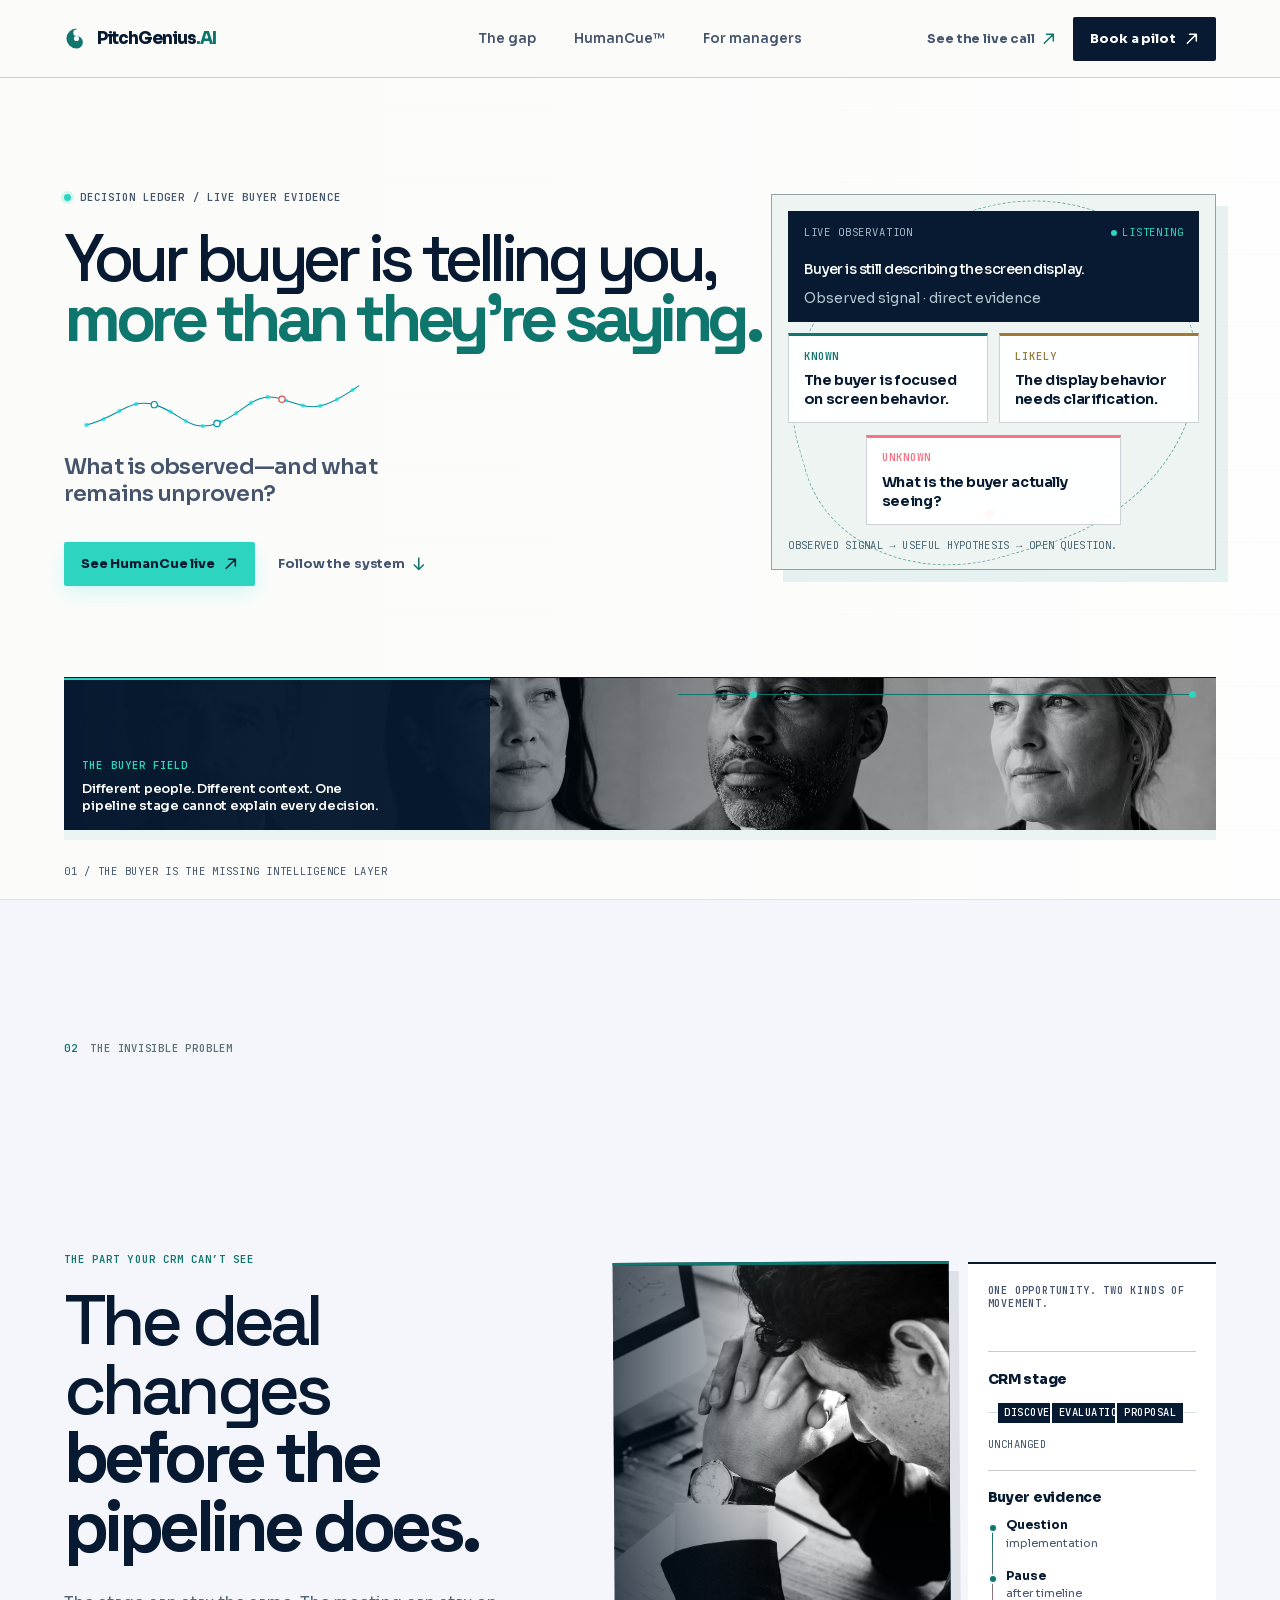
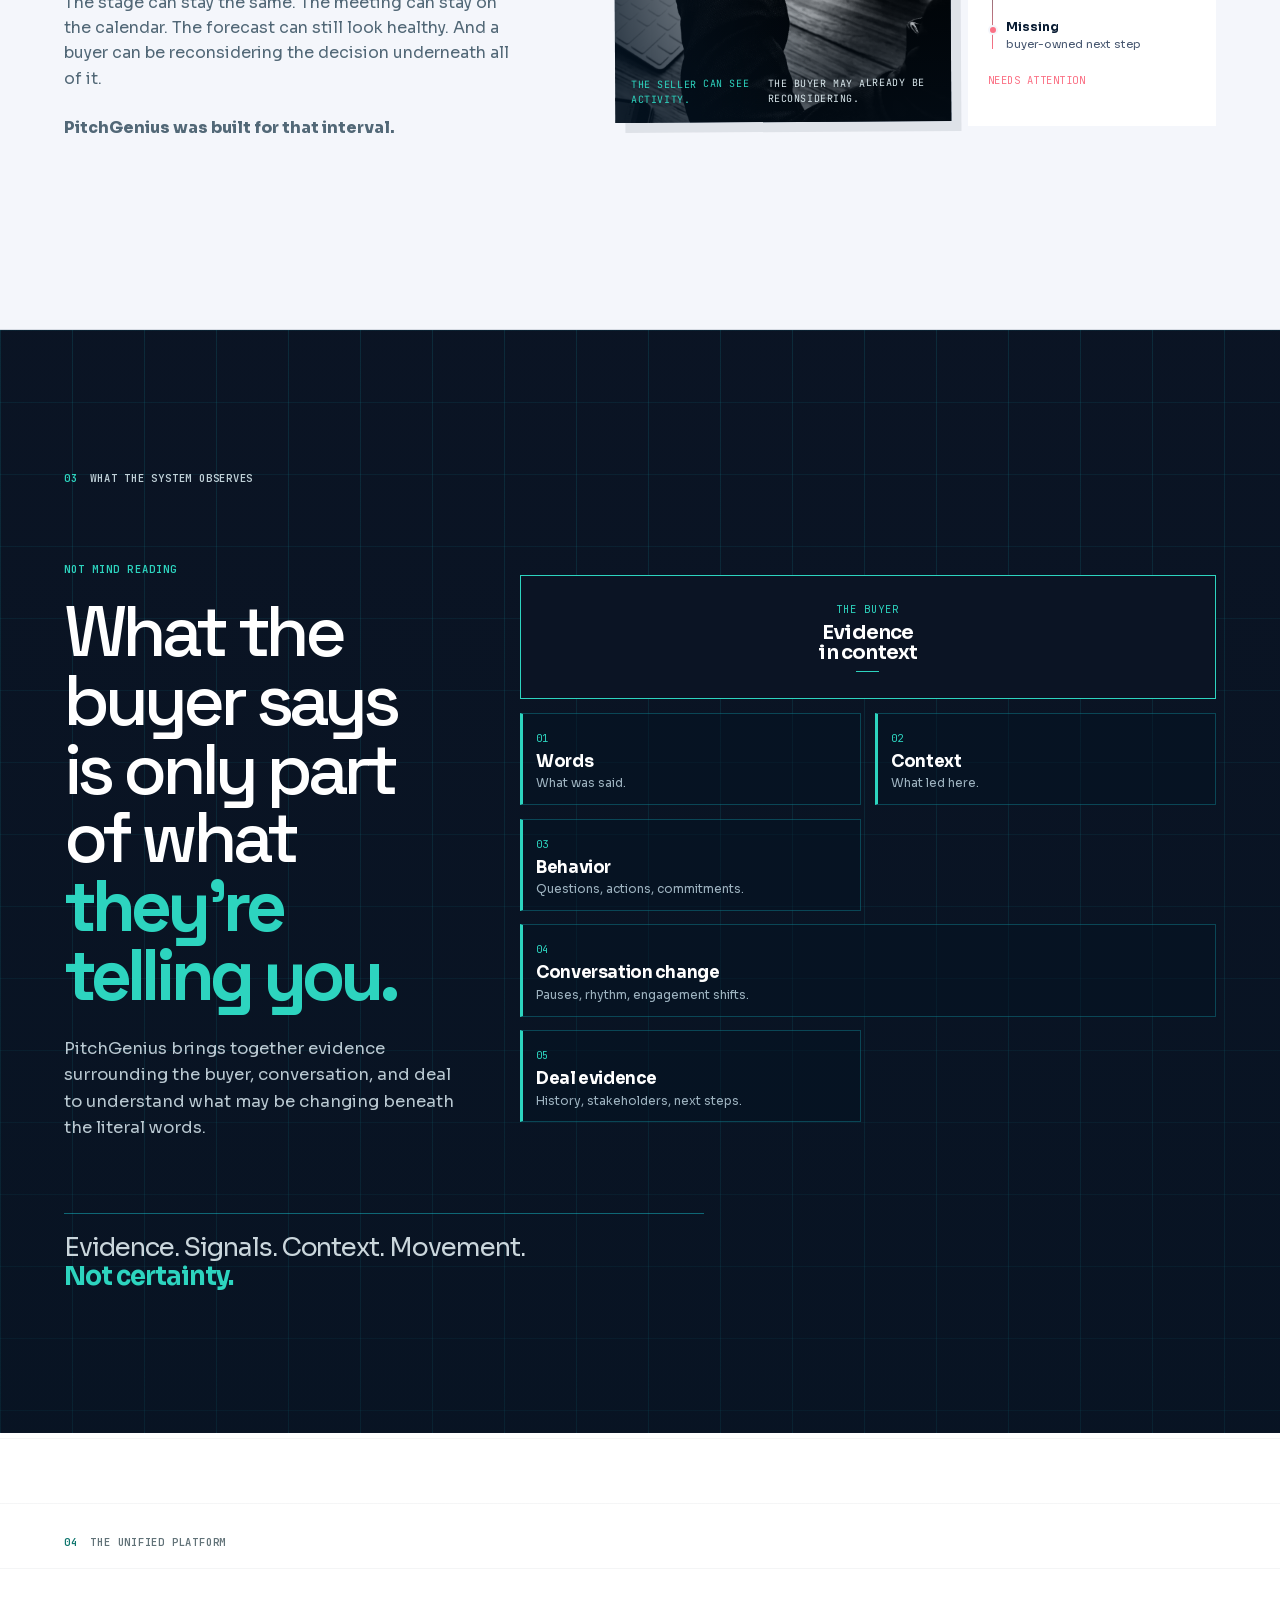
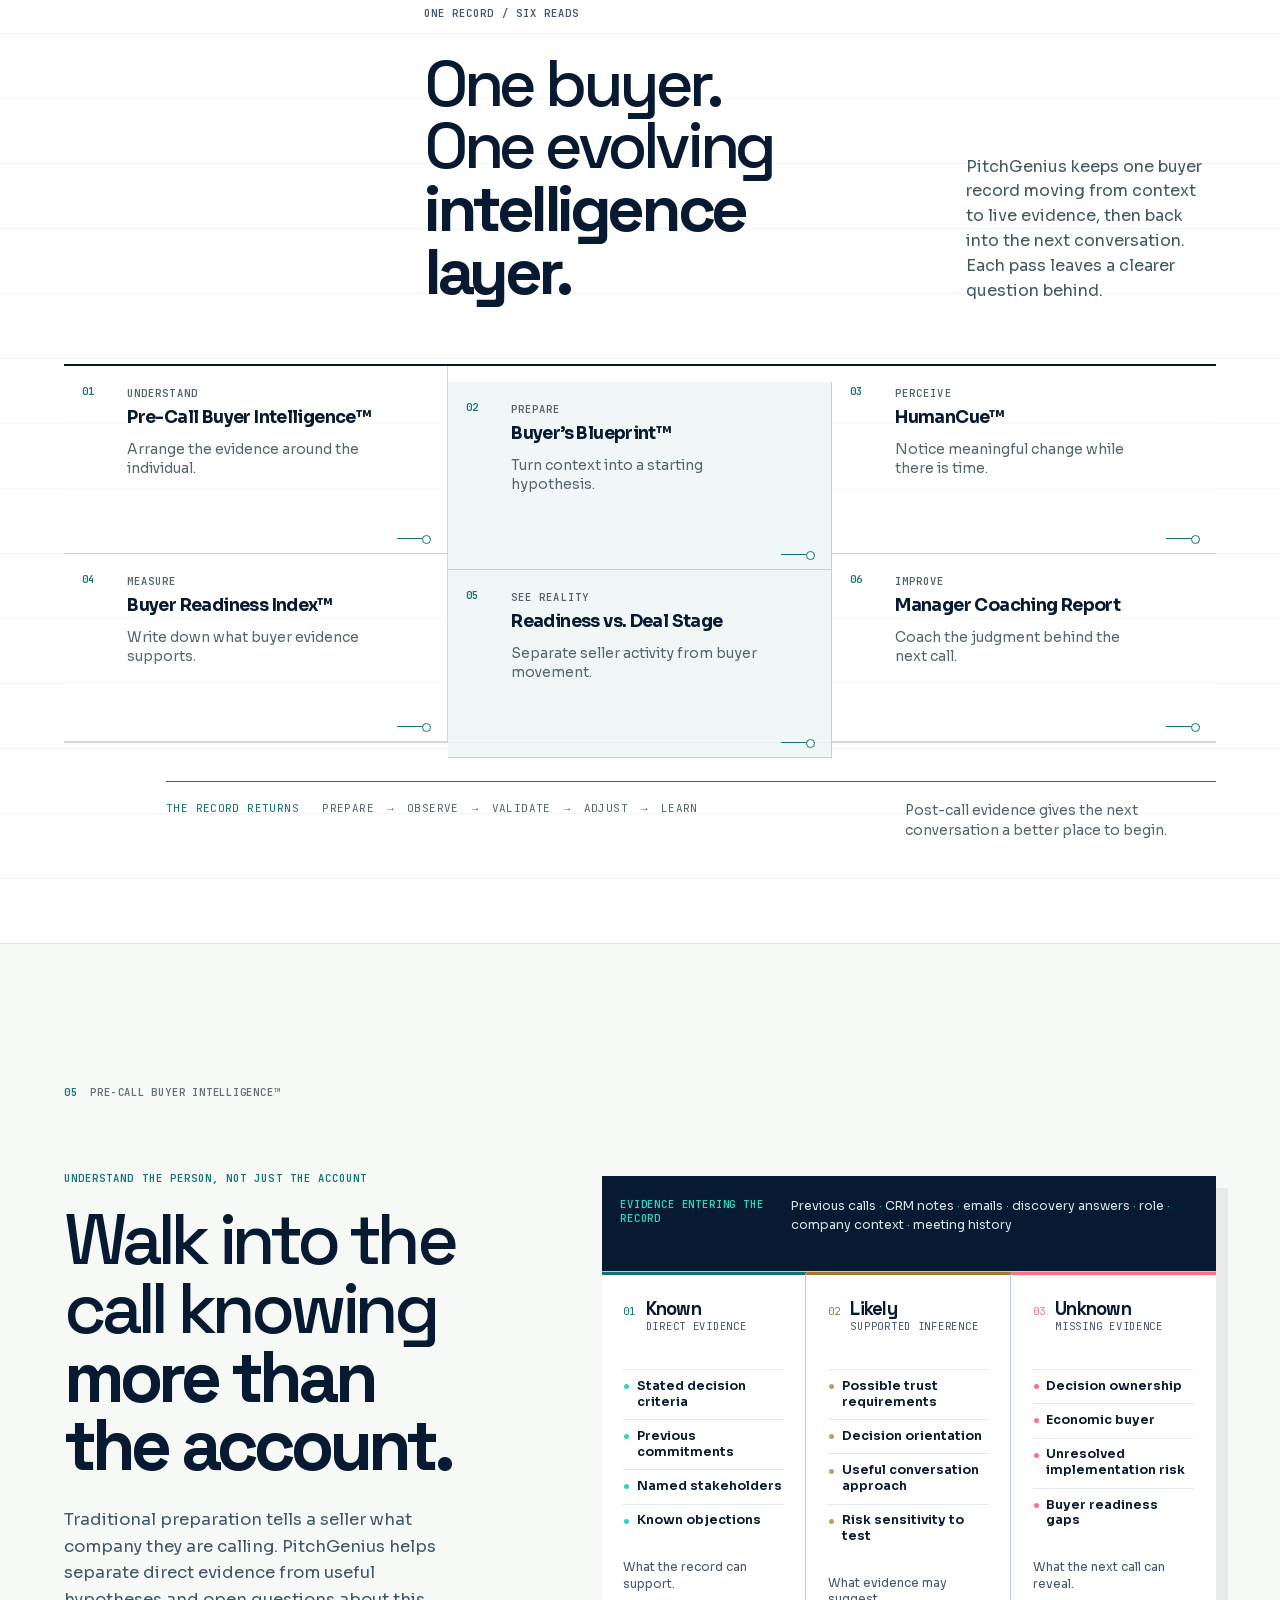
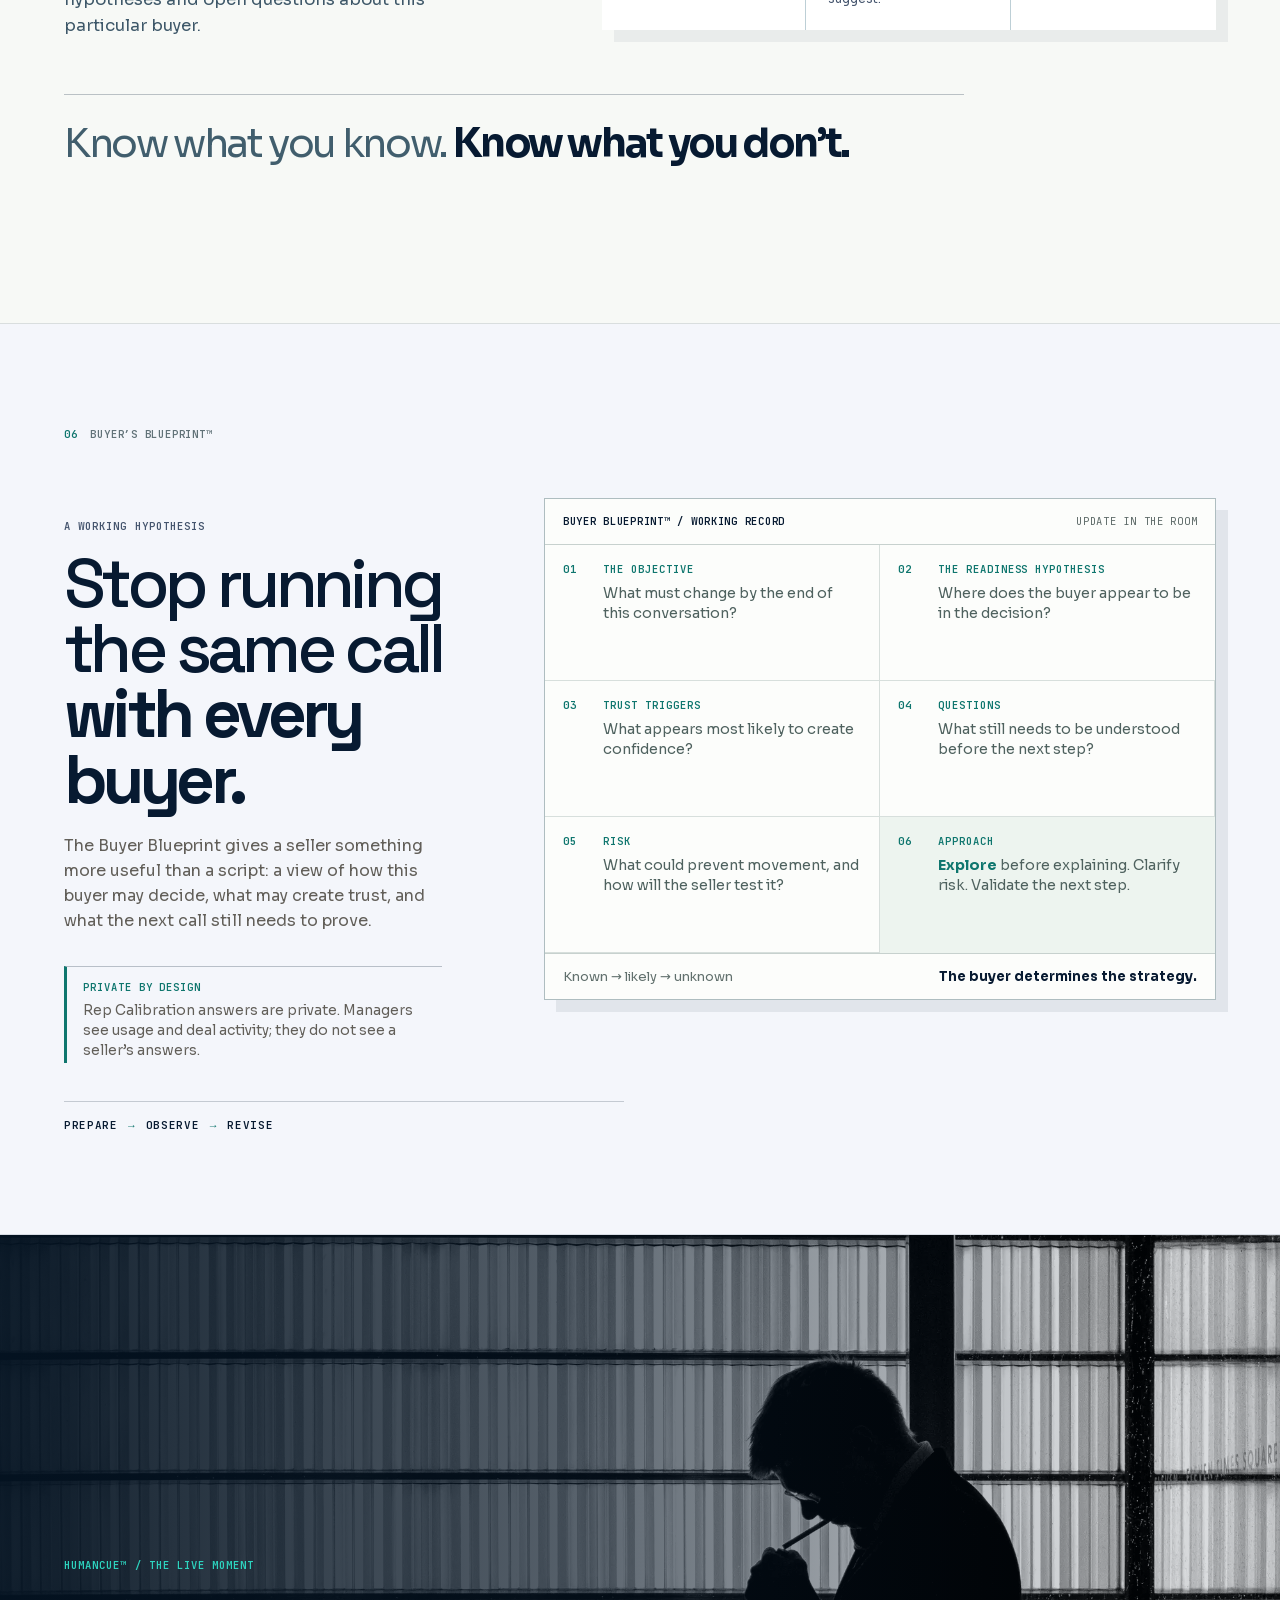
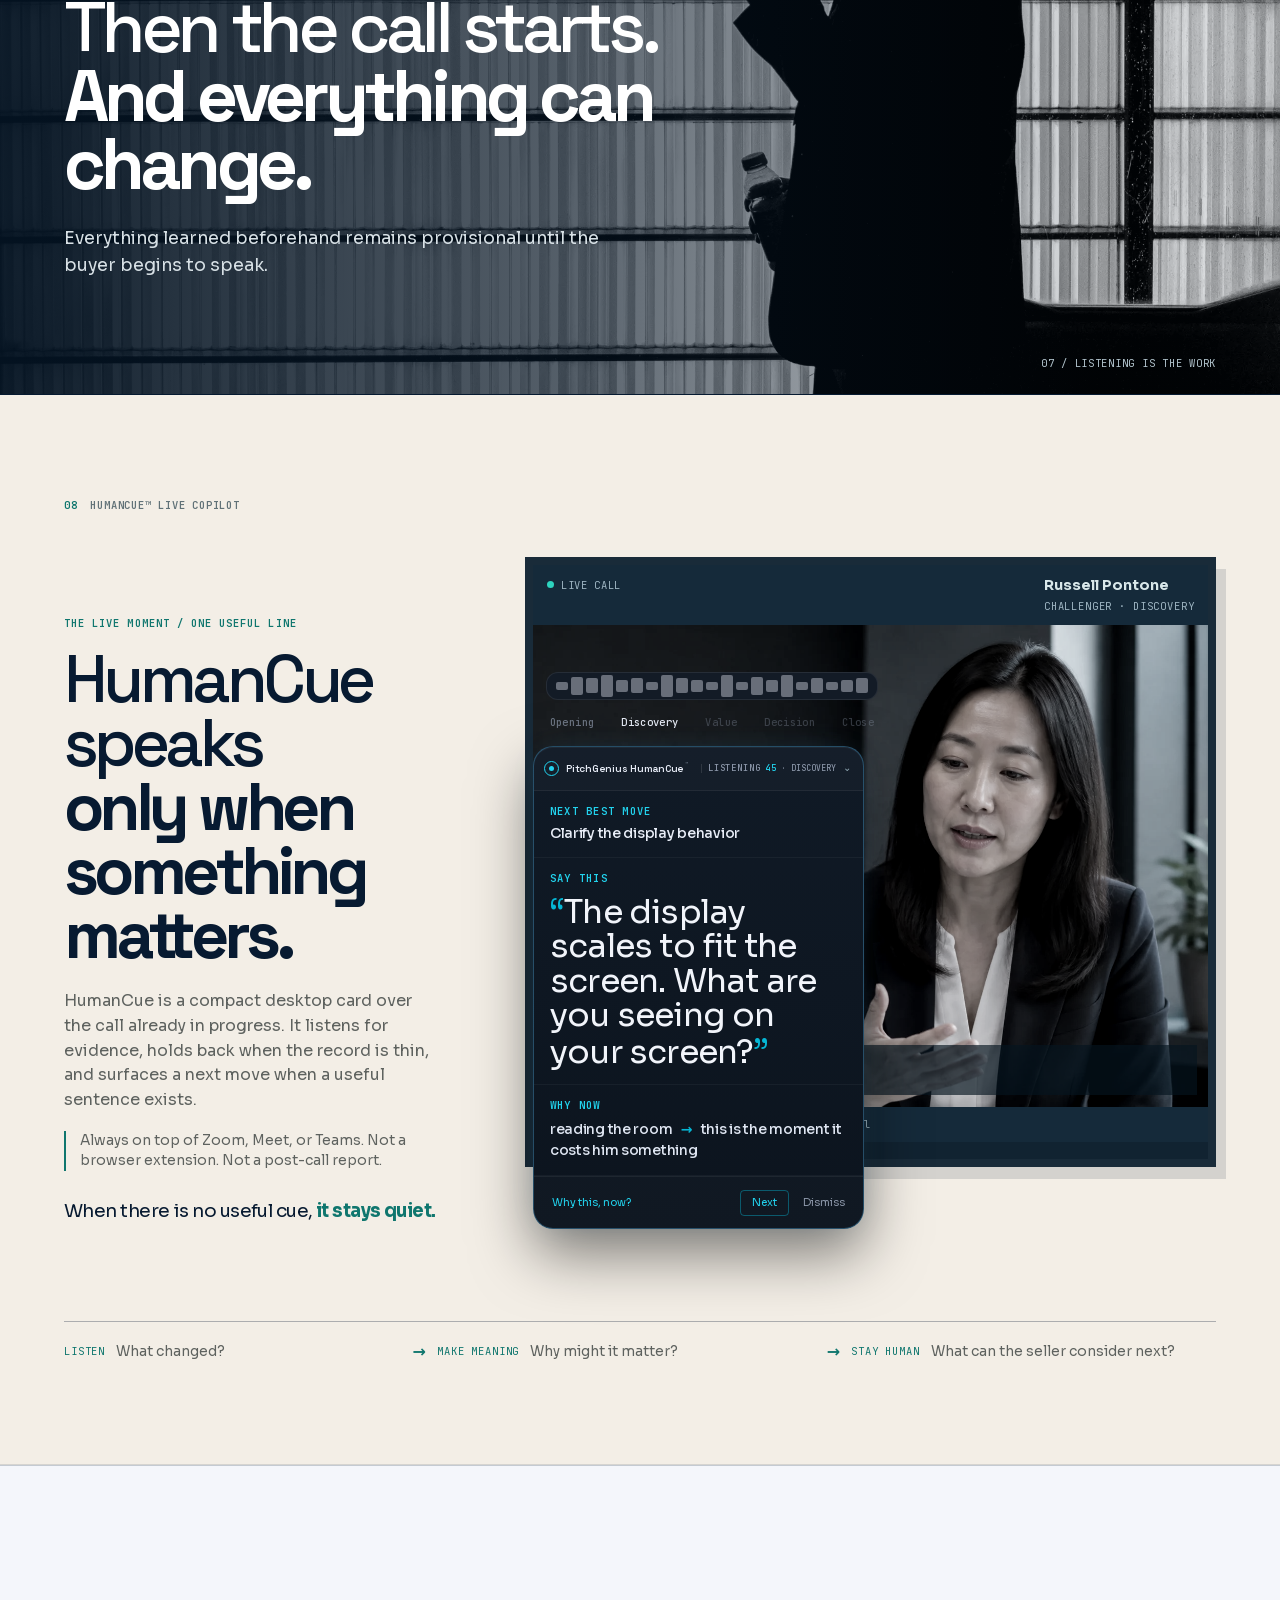
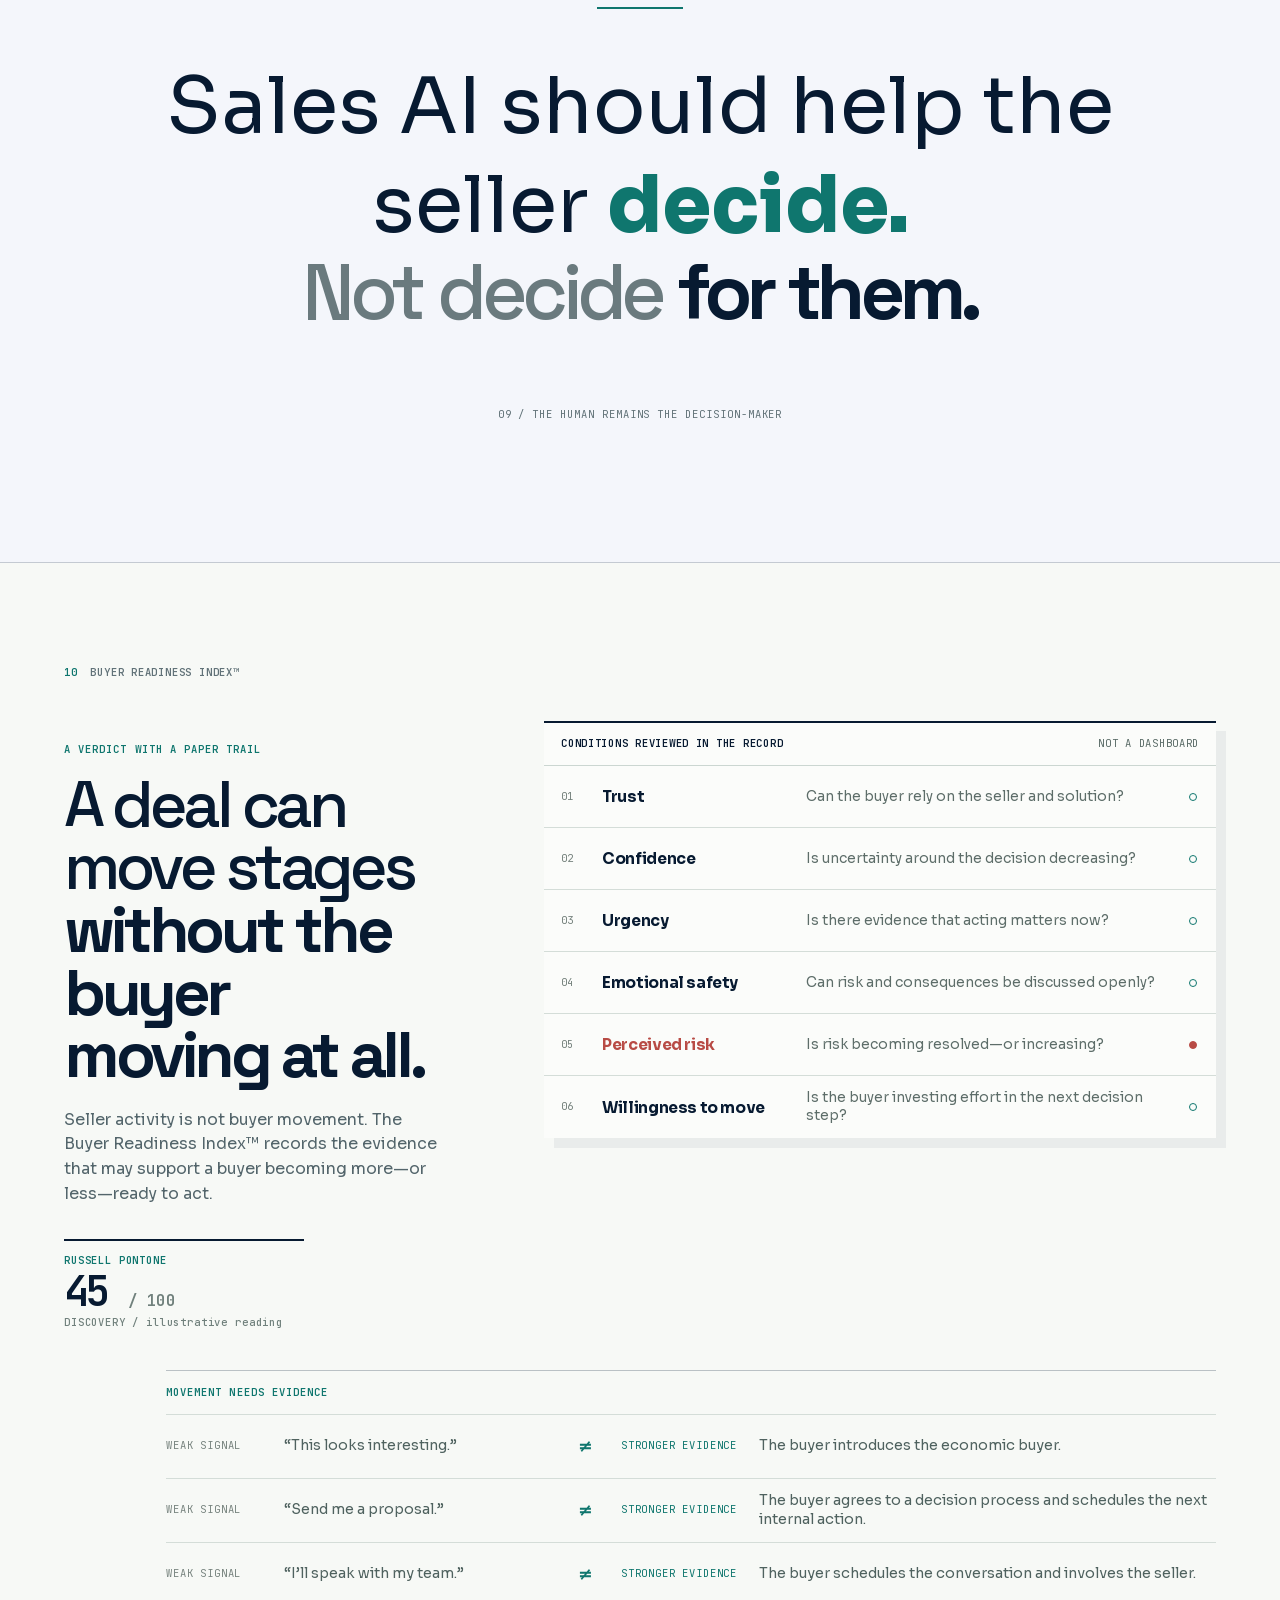
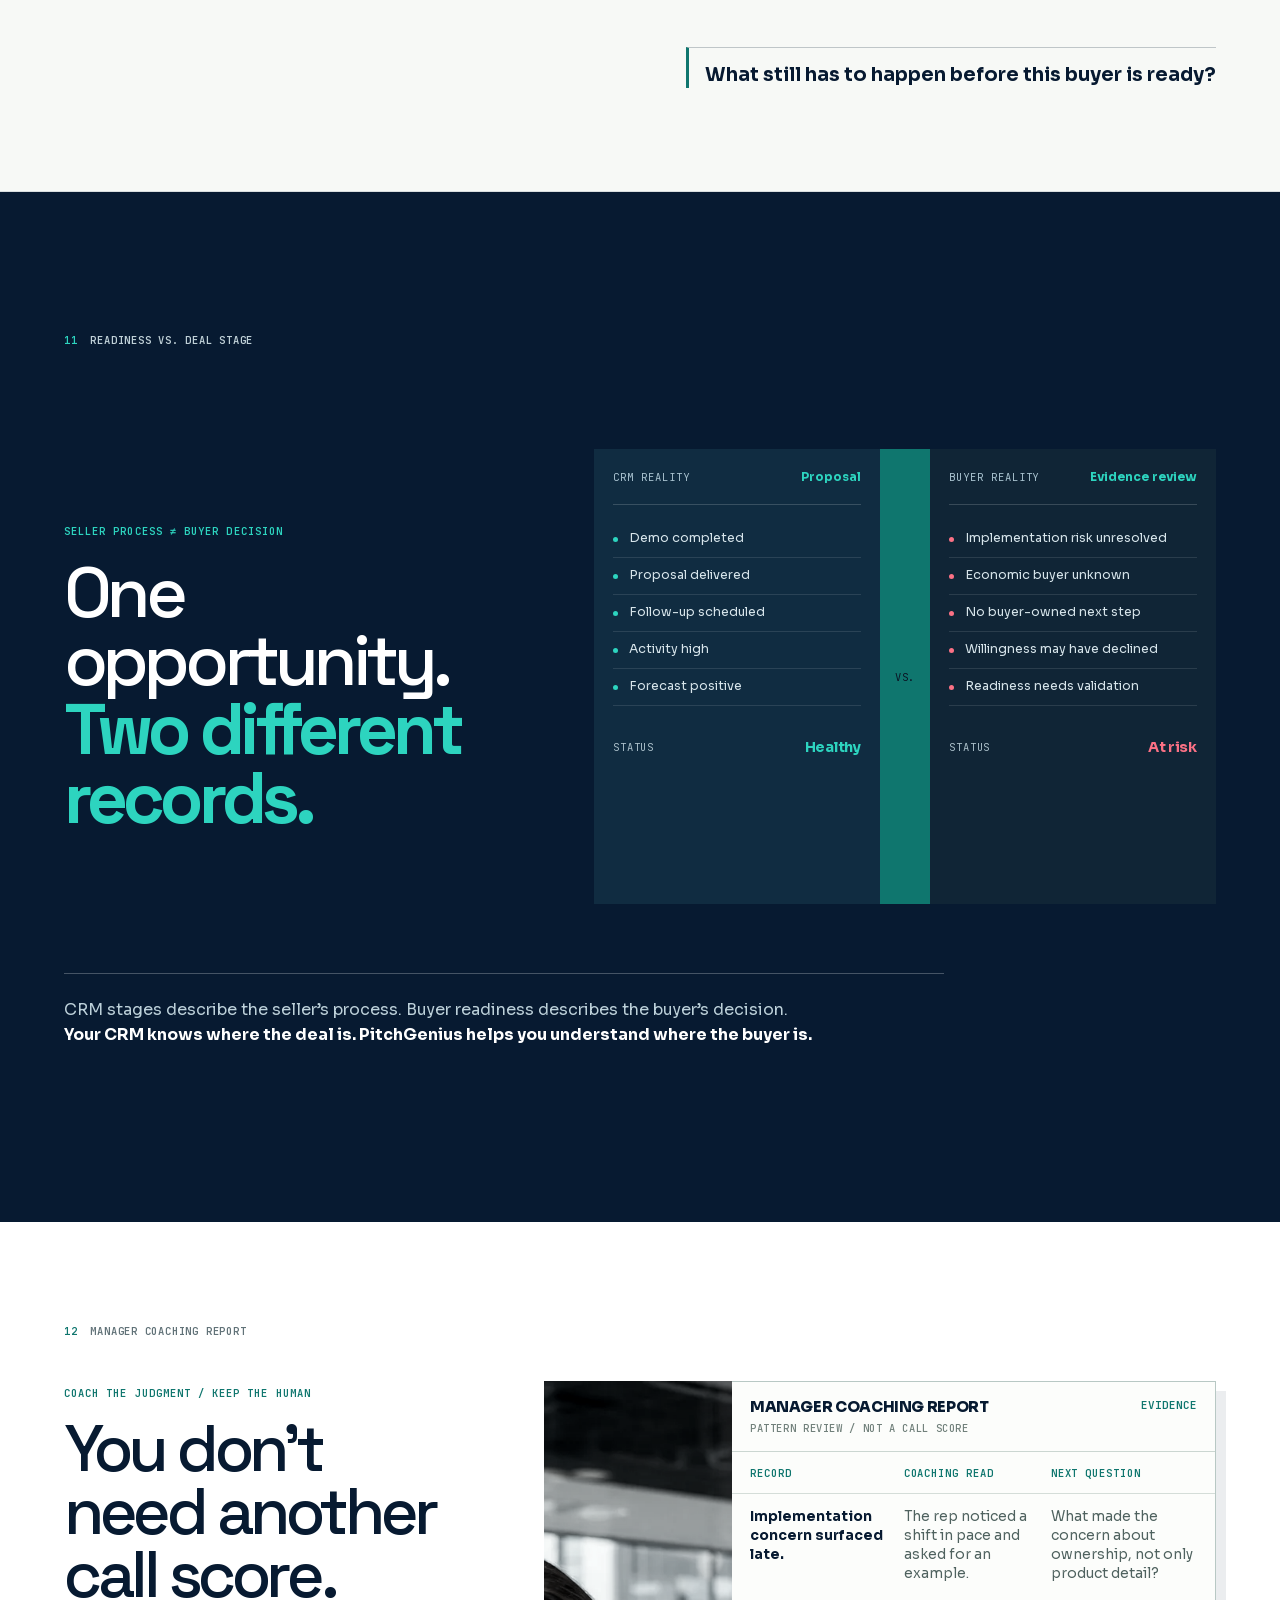
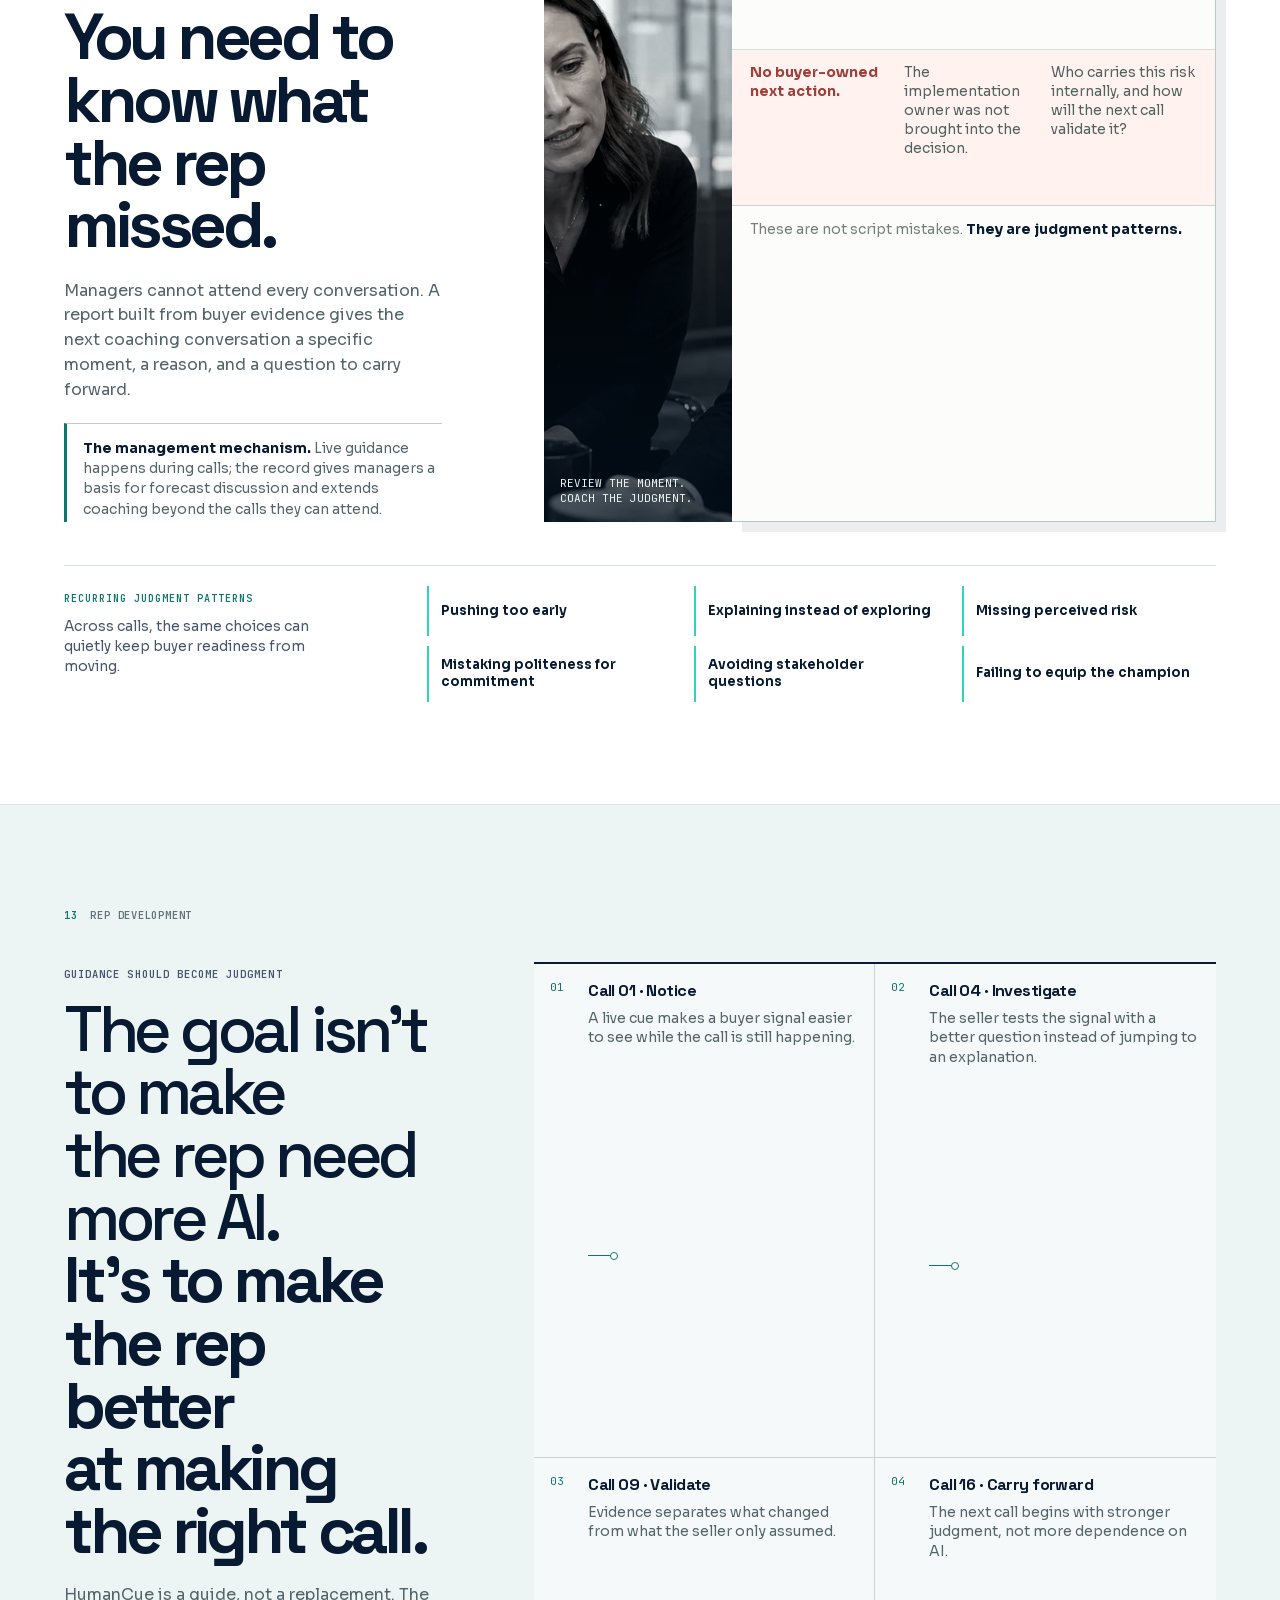
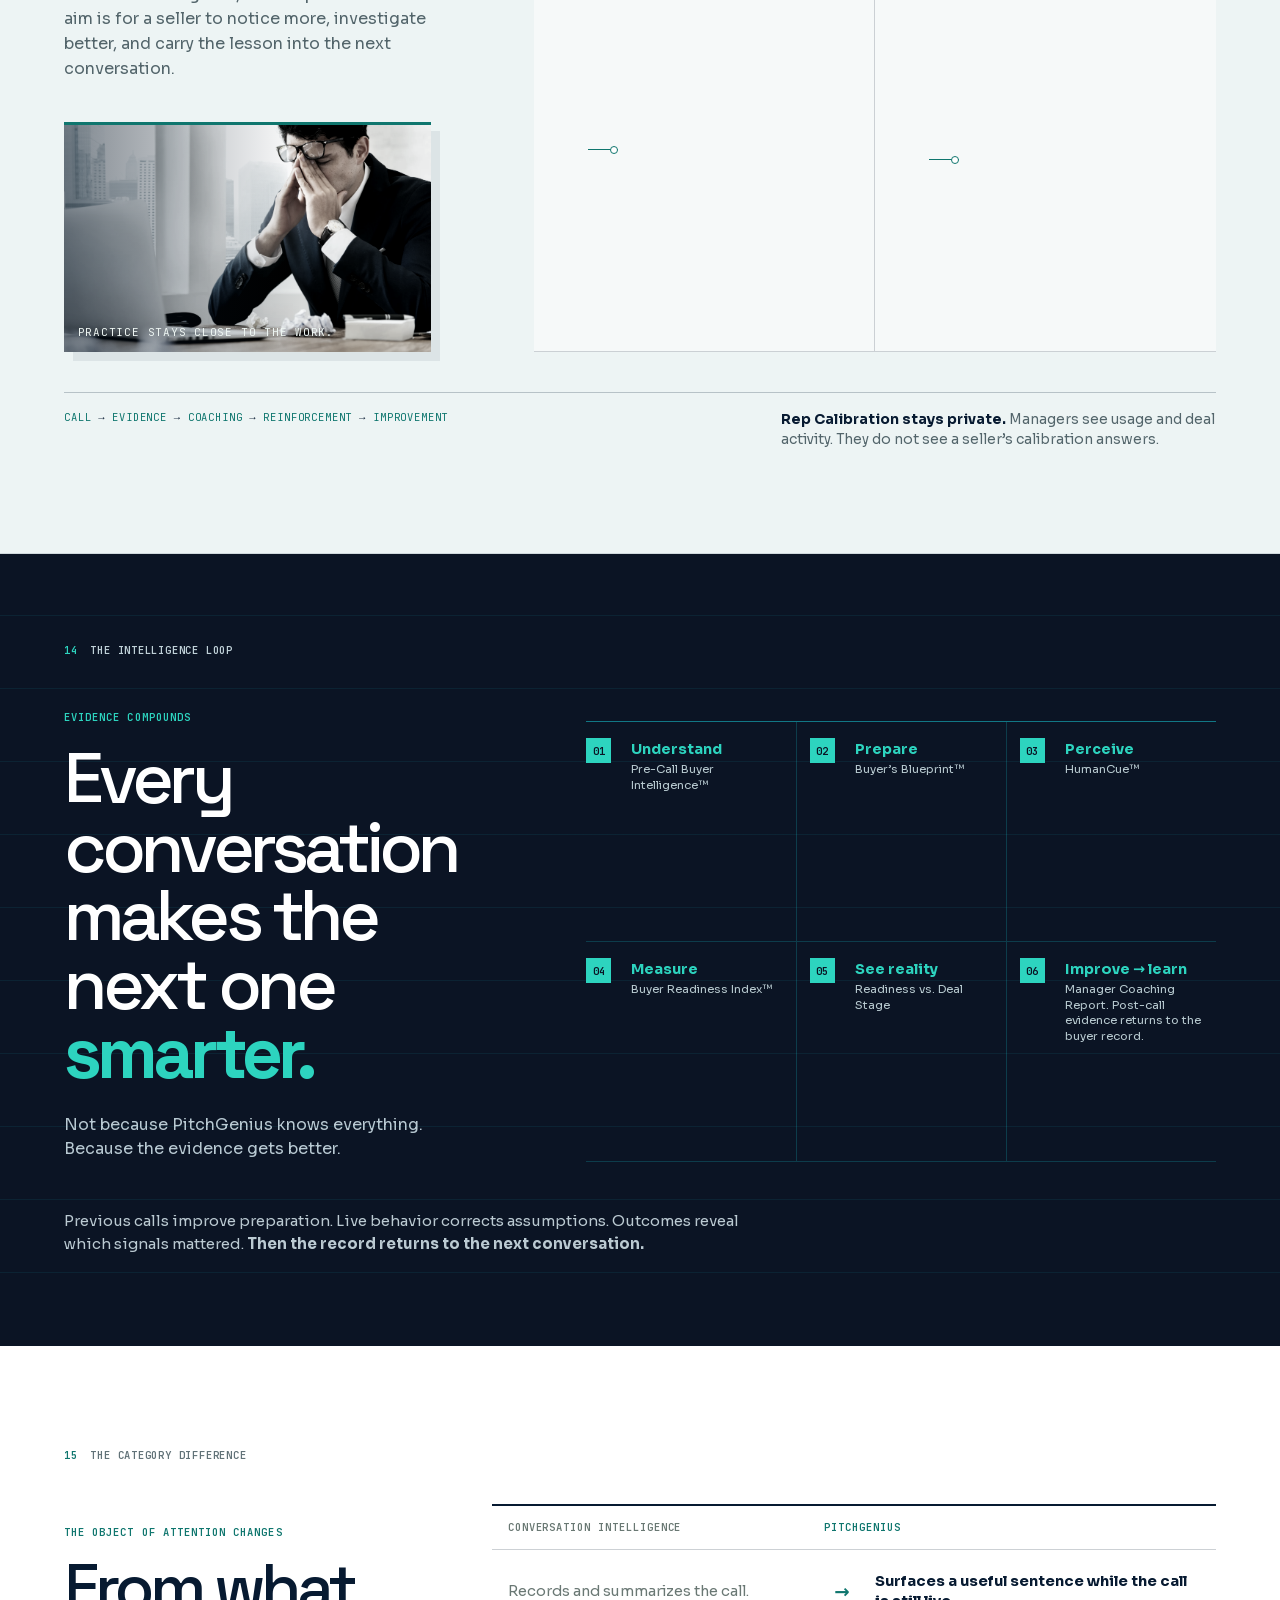
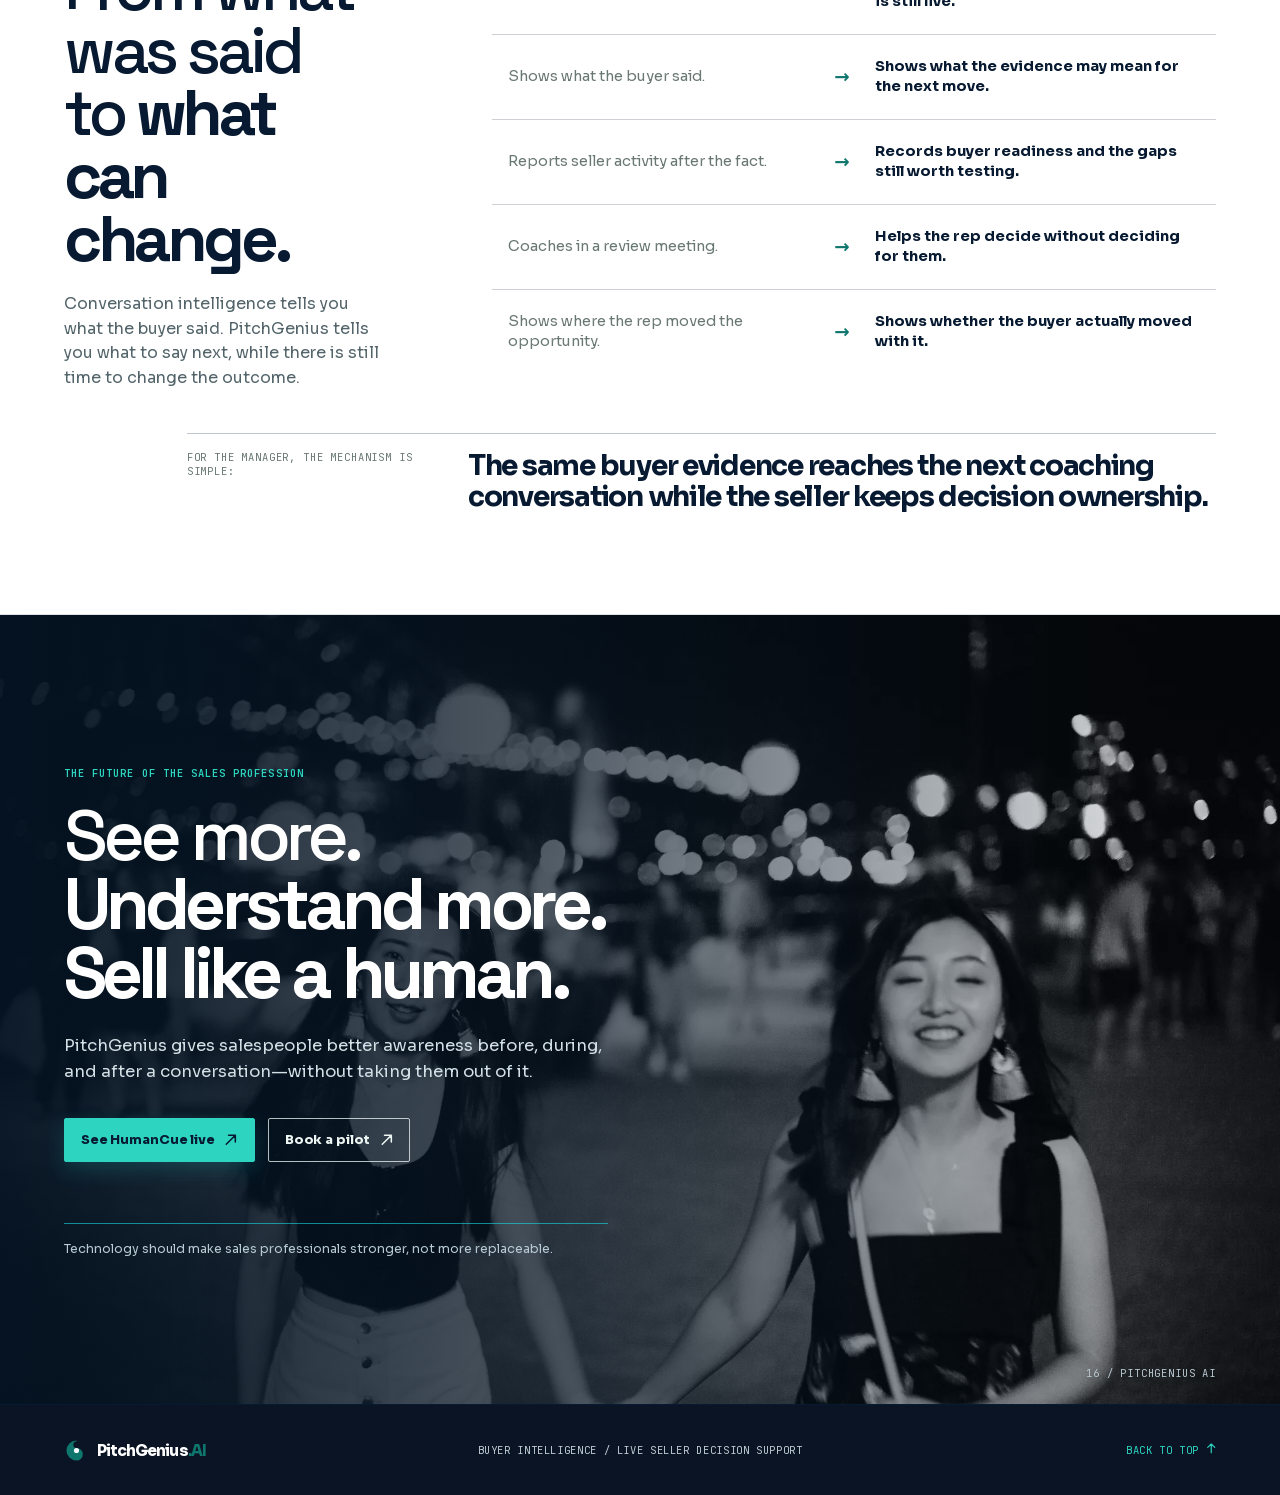
<file: variant-h/site/index.html>
<!doctype html>
<html lang="en">
<head>
  <meta charset="utf-8" />
  <meta name="viewport" content="width=device-width, initial-scale=1" />
  <meta name="description" content="PitchGenius H turns buyer evidence into a living decision ledger before, during, and after the conversation." />
  <meta name="theme-color" content="#091f34" />
  <title>PitchGenius H — the decision ledger</title>
  <link rel="icon" href="assets/h-mark.svg" type="image/svg+xml" />
  <link rel="stylesheet" href="styles.css" />
  <link rel="stylesheet" href="h-theme.css" />
  <link rel="stylesheet" href="source-design.css" />
  <link rel="stylesheet" href="mockup-quality.css" />
  <noscript><style>[data-reveal]{opacity:1!important;transform:none!important}</style></noscript>
</head>
<body class="variant-h">
  <a class="skip-link" href="#main">Skip to content</a>

  <header class="site-header" data-header>
    <a class="brand" href="#main" aria-label="PitchGenius home">
      <svg class="brand__mark" viewBox="0 0 36 36" aria-hidden="true"><path d="M18 3.5a14.5 14.5 0 1 0 0 29 9.1 9.1 0 1 0 0-18.2 4.6 4.6 0 1 1 0-9.2Z" fill="currentColor"/><circle cx="18" cy="18" r="3.7" fill="#f7fbfd"/></svg>
      <span>PitchGenius<span class="brand__dot">.AI</span></span>
    </a>
    <nav class="site-nav" id="site-menu" aria-label="Primary navigation" data-menu>
      <a href="#problem">The gap</a>
      <a href="#humancue">HumanCue™</a>
      <a href="#coaching">For managers</a>
    </nav>
    <div class="header-actions">
      <a class="text-action" href="#humancue">See the live call <svg class="icon icon--arrow" viewBox="0 0 12 12" aria-hidden="true"><path d="M2 10 10 2M4 2h6v6"/></svg></a>
      <a class="button button--dark" href="https://pitchgenius.ai">Book a pilot <svg class="icon icon--arrow" viewBox="0 0 12 12" aria-hidden="true"><path d="M2 10 10 2M4 2h6v6"/></svg></a>
      <button class="menu-toggle" type="button" aria-expanded="false" aria-controls="site-menu" aria-label="Open navigation" data-menu-toggle>
        <span></span><span></span>
      </button>
    </div>
  </header>

  <aside class="field-index" aria-label="PitchGenius system stages" data-index>
    <p>THE DECISION FIELD</p>
    <ol>
      <li><a href="#precall"><span>01</span> Understand</a></li>
      <li><a href="#blueprint"><span>02</span> Prepare</a></li>
      <li><a href="#humancue"><span>03</span> Perceive</a></li>
      <li><a href="#readiness"><span>04</span> Measure</a></li>
      <li><a href="#alignment"><span>05</span> See reality</a></li>
      <li><a href="#coaching"><span>06</span> Improve</a></li>
    </ol>
  </aside>

  <main id="main">
    <!-- 01 / Hero -->
    <section class="hero chapter chapter--light" id="top" data-section="hero">
      <div class="hero__copy" data-reveal>
        <p class="eyebrow"><span class="eyebrow__dot"></span> Decision ledger / live buyer evidence</p>
        <h1><span class="hero__line">Your buyer<span class="h-mobile-break"><br /></span> is telling you,</span><span class="hero__line hero__line--em">more than<span class="h-mobile-break"><br /></span> they’re<span class="h-mobile-break"><br /></span> saying.</span></h1>
        <img class="hero__ink" src="assets/h-ledger.svg" width="360" height="92" alt="" aria-hidden="true" />
        <p class="hero__lede">What is observed—and what remains unproven?</p>
        <div class="hero__actions">
          <a class="button button--cyan" href="#humancue">See HumanCue live <svg class="icon icon--arrow" viewBox="0 0 12 12" aria-hidden="true"><path d="M2 10 10 2M4 2h6v6"/></svg></a>
          <a class="text-action" href="#system">Follow the system <svg class="icon icon--down" viewBox="0 0 12 12" aria-hidden="true"><path d="M6 1v10M2 7l4 4 4-4"/></svg></a>
        </div>
      </div>
      <div class="hero__field" data-reveal data-hero-evidence style="--reveal-delay:.12s" role="group" aria-label="An example of buyer evidence moving from direct observation to uncertainty">
        <div class="field-card field-card--source">
          <div class="field-card__top"><span>LIVE OBSERVATION</span><span class="live-dot">Listening</span></div>
          <p class="field-card__quote">Buyer is still describing the screen display.</p>
          <p class="field-card__speaker">Observed signal · direct evidence</p>
        </div>
        <div class="field-path" aria-hidden="true">
          <span class="field-path__line"></span><i></i><i></i><i></i>
        </div>
        <div class="field-card field-card--known">
          <span class="field-state">Known</span>
          <p>The buyer is focused on screen behavior.</p>
        </div>
        <div class="field-card field-card--likely">
          <span class="field-state">Likely</span>
          <p>The display behavior needs clarification.</p>
        </div>
        <div class="field-card field-card--unknown">
          <span class="field-state">Unknown</span>
          <p>What is the buyer actually seeing?</p>
        </div>
        <p class="hero__field-caption">Observed signal → useful hypothesis → open question.</p>
      </div>
      <figure class="hero__buyers" data-reveal style="--reveal-delay:.18s">
        <img src="assets/f-buyer-field.webp" width="2172" height="724" alt="Four thoughtful executive buyers in black-and-white portraits" />
        <figcaption><span>THE BUYER FIELD</span><p>Different people. Different context. One pipeline stage cannot explain every decision.</p></figcaption>
        <i class="hero__buyers-signal" aria-hidden="true"></i>
      </figure>
      <svg class="hero__trace" viewBox="0 0 1200 120" preserveAspectRatio="none" aria-hidden="true"><path pathLength="1" d="M0 74C112 56 166 86 254 65s150-42 239-16 143 34 228 6 137-38 214-8 143 23 265-16"/><circle cx="254" cy="65" r="5"/><circle cx="493" cy="49" r="5"/><circle cx="721" cy="55" r="5"/><circle cx="935" cy="47" r="5"/></svg>
      <p class="hero__chapter">01 / The buyer is the missing intelligence layer</p>
    </section>

    <!-- 02 / Invisible problem -->
    <section class="problem chapter" id="problem" data-section="problem">
      <div class="chapter-label" data-reveal><span>02</span><p>The invisible problem</p></div>
      <div class="problem__statement" data-reveal>
        <p class="eyebrow eyebrow--cyan">THE PART YOUR CRM CAN’T SEE</p>
        <h2>The deal changes<br><em>before the pipeline does.</em></h2>
        <p>The stage can stay the same. The meeting can stay on the calendar. The forecast can still look healthy. And a buyer can be reconsidering the decision underneath all of it.</p>
        <p class="problem__close">PitchGenius was built for that interval.</p>
      </div>
      <div class="problem__visual" data-reveal style="--reveal-delay:.12s">
        <figure class="problem__scene">
          <img src="assets/h-problem.webp" width="2000" height="1275" loading="eager" decoding="async" fetchpriority="high" alt="A seller reviewing a buyer conversation at a desk" />
          <figcaption><span>THE SELLER CAN SEE ACTIVITY.</span><span>The buyer may already be reconsidering.</span></figcaption>
        </figure>
        <figure class="movement-map" aria-labelledby="movement-map-caption">
          <figcaption id="movement-map-caption">One opportunity. Two kinds of movement.</figcaption>
          <div class="movement-map__row movement-map__row--crm">
            <span class="movement-map__name">CRM stage</span>
            <div class="movement-map__track"><b style="--start:5%;--width:25%">Discovery</b><b style="--start:31%;--width:30%">Evaluation</b><b style="--start:62%;--width:32%">Proposal</b></div>
            <span class="movement-map__note">unchanged</span>
          </div>
          <div class="movement-map__row movement-map__row--buyer">
            <span class="movement-map__name">Buyer evidence</span>
            <div class="movement-map__signal">
              <span class="signal-point signal-point--one"><i></i><b>Question</b><em>implementation</em></span>
              <span class="signal-point signal-point--two"><i></i><b>Pause</b><em>after timeline</em></span>
              <span class="signal-point signal-point--three"><i></i><b>Missing</b><em>buyer-owned next step</em></span>
            </div>
            <span class="movement-map__note movement-map__note--risk">needs attention</span>
          </div>
        </figure>
      </div>
    </section>

    <!-- 03 / Evidence -->
    <section class="evidence chapter chapter--dark" id="evidence" data-section="evidence">
      <div class="chapter-label chapter-label--light" data-reveal><span>03</span><p>What the system observes</p></div>
      <div class="evidence__intro" data-reveal>
        <p class="eyebrow eyebrow--cyan">NOT MIND READING</p>
        <h2>What the buyer says<br>is only part of what<br><em>they’re telling you.</em></h2>
        <p>PitchGenius brings together evidence surrounding the buyer, conversation, and deal to understand what may be changing beneath the literal words.</p>
      </div>
      <div class="evidence-orbit" data-reveal style="--reveal-delay:.12s" role="group" aria-label="Evidence sources surrounding the buyer">
        <div class="evidence-orbit__core"><span>THE BUYER</span><b>Evidence<br>in context</b><i></i></div>
        <article class="orbit-tag orbit-tag--words"><span>01</span><strong>Words</strong><p>What was said.</p></article>
        <article class="orbit-tag orbit-tag--context"><span>02</span><strong>Context</strong><p>What led here.</p></article>
        <article class="orbit-tag orbit-tag--behavior"><span>03</span><strong>Behavior</strong><p>Questions, actions, commitments.</p></article>
        <article class="orbit-tag orbit-tag--change"><span>04</span><strong>Conversation change</strong><p>Pauses, rhythm, engagement shifts.</p></article>
        <article class="orbit-tag orbit-tag--deal"><span>05</span><strong>Deal evidence</strong><p>History, stakeholders, next steps.</p></article>
        <svg class="evidence-orbit__lines" viewBox="0 0 800 530" aria-hidden="true"><path d="M143 145 387 259M637 118 425 249M676 370 427 281M246 471 389 293M85 330 360 284"/><circle cx="143" cy="145" r="5"/><circle cx="637" cy="118" r="5"/><circle cx="676" cy="370" r="5"/><circle cx="246" cy="471" r="5"/><circle cx="85" cy="330" r="5"/></svg>
      </div>
      <p class="evidence__closing" data-reveal>Evidence. Signals. Context. Movement.<br><strong>Not certainty.</strong></p>
    </section>

    <!-- 04 / System -->
    <section class="system chapter chapter--light h-system" id="system" data-section="system">
      <div class="chapter-label" data-reveal><span>04</span><p>The unified platform</p></div>
      <div class="h-system__lede" data-reveal>
        <p class="eyebrow">ONE RECORD / SIX READS</p>
        <h2>One buyer.<br>One evolving <em>intelligence layer.</em></h2>
        <p>PitchGenius keeps one buyer record moving from context to live evidence, then back into the next conversation. Each pass leaves a clearer question behind.</p>
      </div>
      <ol class="h-register" aria-label="The six passes through a PitchGenius buyer record">
        <li data-reveal><span class="h-register__index">01</span><div><small>UNDERSTAND</small><strong>Pre-Call Buyer Intelligence™</strong><p>Arrange the evidence around the individual.</p></div><i aria-hidden="true"></i></li>
        <li data-reveal style="--reveal-delay:.06s"><span class="h-register__index">02</span><div><small>PREPARE</small><strong>Buyer’s Blueprint™</strong><p>Turn context into a starting hypothesis.</p></div><i aria-hidden="true"></i></li>
        <li data-reveal style="--reveal-delay:.12s"><span class="h-register__index">03</span><div><small>PERCEIVE</small><strong>HumanCue™</strong><p>Notice meaningful change while there is time.</p></div><i aria-hidden="true"></i></li>
        <li data-reveal style="--reveal-delay:.18s"><span class="h-register__index">04</span><div><small>MEASURE</small><strong>Buyer Readiness Index™</strong><p>Write down what buyer evidence supports.</p></div><i aria-hidden="true"></i></li>
        <li data-reveal style="--reveal-delay:.24s"><span class="h-register__index">05</span><div><small>SEE REALITY</small><strong>Readiness vs. Deal Stage</strong><p>Separate seller activity from buyer movement.</p></div><i aria-hidden="true"></i></li>
        <li data-reveal style="--reveal-delay:.3s"><span class="h-register__index">06</span><div><small>IMPROVE</small><strong>Manager Coaching Report</strong><p>Coach the judgment behind the next call.</p></div><i aria-hidden="true"></i></li>
      </ol>
      <div class="h-system__footer" data-reveal>
        <p><span>THE RECORD RETURNS</span> Prepare <b>→</b> Observe <b>→</b> Validate <b>→</b> Adjust <b>→</b> Learn</p>
        <p>Post-call evidence gives the next conversation a better place to begin.</p>
      </div>
    </section>

    <!-- 05 / Pre-call -->
    <section class="precall chapter" id="precall" data-section="precall">
      <div class="chapter-label" data-reveal><span>05</span><p>Pre-Call Buyer Intelligence™</p></div>
      <div class="precall__intro" data-reveal>
        <p class="eyebrow eyebrow--cyan">UNDERSTAND THE PERSON, NOT JUST THE ACCOUNT</p>
        <h2>Walk into the call knowing<br><em>more than the account.</em></h2>
        <p>Traditional preparation tells a seller what company they are calling. PitchGenius helps separate direct evidence from useful hypotheses and open questions about this particular buyer.</p>
      </div>
      <div class="evidence-ledger" data-reveal style="--reveal-delay:.08s">
        <div class="evidence-ledger__sources"><span>Evidence entering the record</span><p>Previous calls <i>·</i> CRM notes <i>·</i> emails <i>·</i> discovery answers <i>·</i> role <i>·</i> company context <i>·</i> meeting history</p></div>
        <div class="evidence-ledger__states">
          <article class="ledger-state ledger-state--known"><header><span>01</span><h3>Known</h3><small>direct evidence</small></header><ul><li>Stated decision criteria</li><li>Previous commitments</li><li>Named stakeholders</li><li>Known objections</li></ul><p>What the record can support.</p></article>
          <article class="ledger-state ledger-state--likely"><header><span>02</span><h3>Likely</h3><small>supported inference</small></header><ul><li>Possible trust requirements</li><li>Decision orientation</li><li>Useful conversation approach</li><li>Risk sensitivity to test</li></ul><p>What evidence may suggest.</p></article>
          <article class="ledger-state ledger-state--unknown"><header><span>03</span><h3>Unknown</h3><small>missing evidence</small></header><ul><li>Decision ownership</li><li>Economic buyer</li><li>Unresolved implementation risk</li><li>Buyer readiness gaps</li></ul><p>What the next call can reveal.</p></article>
        </div>
      </div>
      <p class="precall__close" data-reveal>Know what you know. <strong>Know what you don’t.</strong></p>
    </section>

    <!-- 06 / Buyer Blueprint -->
    <section class="blueprint chapter chapter--warm h-blueprint" id="blueprint" data-section="blueprint">
      <div class="chapter-label" data-reveal><span>06</span><p>Buyer’s Blueprint™</p></div>
      <div class="h-blueprint__heading" data-reveal>
        <p class="eyebrow">A WORKING HYPOTHESIS</p>
        <h2>Stop running the same call<br><em>with every buyer.</em></h2>
        <p>The Buyer Blueprint gives a seller something more useful than a script: a view of how this buyer may decide, what may create trust, and what the next call still needs to prove.</p>
        <p class="h-blueprint__note"><span>PRIVATE BY DESIGN</span> Rep Calibration answers are private. Managers see usage and deal activity; they do not see a seller’s answers.</p>
      </div>
      <article class="h-blueprint-sheet" data-reveal style="--reveal-delay:.1s" aria-label="Example Buyer Blueprint fields">
        <header><span>BUYER BLUEPRINT™ / WORKING RECORD</span><span>update in the room</span></header>
        <div class="h-blueprint-sheet__columns">
          <section><span class="h-blueprint-sheet__mark">01</span><div><h3>The objective</h3><p>What must change by the end of this conversation?</p></div></section>
          <section><span class="h-blueprint-sheet__mark">02</span><div><h3>The readiness hypothesis</h3><p>Where does the buyer appear to be in the decision?</p></div></section>
          <section><span class="h-blueprint-sheet__mark">03</span><div><h3>Trust triggers</h3><p>What appears most likely to create confidence?</p></div></section>
          <section><span class="h-blueprint-sheet__mark">04</span><div><h3>Questions</h3><p>What still needs to be understood before the next step?</p></div></section>
          <section><span class="h-blueprint-sheet__mark">05</span><div><h3>Risk</h3><p>What could prevent movement, and how will the seller test it?</p></div></section>
          <section class="h-blueprint-sheet__objection"><span class="h-blueprint-sheet__mark">06</span><div><h3>Approach</h3><p><strong>Explore</strong> before explaining. Clarify risk. Validate the next step.</p></div></section>
        </div>
        <footer><span>Known → likely → unknown</span><strong>The buyer determines the strategy.</strong></footer>
      </article>
      <p class="h-blueprint__cycle" data-reveal><b>Prepare</b><span>→</span><b>Observe</b><span>→</span><b>Revise</b></p>
    </section>

    <!-- 07 / HumanCue transition -->
    <section class="cue-transition chapter chapter--photo" id="cue-transition" data-section="cue-transition">
      <img src="assets/h-transition.webp" width="2000" height="1335" loading="eager" decoding="async" alt="A seller listening closely in a consequential remote conversation" />
      <div class="cue-transition__shade"></div>
      <div class="cue-transition__content" data-reveal>
        <p class="eyebrow eyebrow--cyan">HUMANCUE™ / THE LIVE MOMENT</p>
        <h2>Then the call starts.<br><em>And everything can change.</em></h2>
        <p>Everything learned beforehand remains provisional until the buyer begins to speak.</p>
      </div>
      <p class="cue-transition__chapter">07 / Listening is the work</p>
    </section>

    <!-- 08 / HumanCue -->
    <section class="humancue chapter chapter--light h-cue" id="humancue" data-section="humancue">
      <div class="chapter-label" data-reveal><span>08</span><p>HumanCue™ live copilot</p></div>
      <div class="h-cue__intro" data-reveal>
        <p class="eyebrow eyebrow--cyan">THE LIVE MOMENT / ONE USEFUL LINE</p>
        <h2>HumanCue speaks<br><em>only when something matters.</em></h2>
        <p>HumanCue is a compact desktop card over the call already in progress. It listens for evidence, holds back when the record is thin, and surfaces a next move when a useful sentence exists.</p>
        <p class="h-cue__desktop-note">Always on top of Zoom, Meet, or Teams. Not a browser extension. Not a post-call report.</p>
        <p class="h-cue__quiet">When there is no useful cue, <strong>it stays quiet.</strong></p>
      </div>
      <div class="h-live-stage" data-reveal style="--reveal-delay:.12s" role="group" aria-label="A live sales conversation with the canonical HumanCue card">
        <figure class="h-call-window">
          <header><span><i></i> LIVE CALL</span><strong>Russell Pontone</strong><small>CHALLENGER · DISCOVERY</small></header>
          <div class="h-call-window__image"><img src="assets/f-meeting-buyer.webp" width="1672" height="941" loading="eager" decoding="async" alt="A buyer in a remote discovery conversation" /><span>The buyer is still describing<br>the screen display.</span></div>
          <figcaption>Desktop app / floating over the seller’s existing call</figcaption>
        </figure>
        <div class="h-cue-readout">
          <div class="h-cue-wave" aria-hidden="true"><i></i><i></i><i></i><i></i><i></i><i></i><i></i><i></i><i></i><i></i><i></i><i></i><i></i><i></i><i></i><i></i><i></i><i></i><i></i><i></i><i></i></div>
          <ol class="h-stage-row" aria-label="HumanCue stage row"><li>Opening</li><li class="is-current">Discovery</li><li>Value</li><li>Decision</li><li>Close</li></ol>
          <article class="live-card h-live-card pg-hc-card" data-hc-draggable aria-grabbed="false" aria-label="HumanCue live buyer-state support panel. Drag the header to reposition the card.">
            <header class="pg-hc-top" data-drag-handle tabindex="0" aria-label="Drag HumanCue card to reposition">
            <div class="pg-hc-brand"><i class="pg-hc-mark" aria-hidden="true"></i><strong>PitchGenius HumanCue<sup>™</sup></strong><span class="pg-hc-state live-card__state">Listening</span></div>
            <div class="pg-hc-context"><span class="pg-hc-readout"><b>45</b> · DISCOVERY</span><button class="pg-hc-fold" type="button" data-detail-toggle aria-expanded="false" aria-controls="humancue-context" aria-label="Show HumanCue context">⌄</button></div>
            </header>
            <div class="pg-hc-main">
              <div class="live-card__blocks pg-hc-cues h-live-card__body" data-cue-current>
                <section class="pg-hc-next"><h3>NEXT BEST MOVE</h3><p>Clarify the display behavior</p></section>
                <section class="pg-hc-say"><h3>SAY THIS</h3><p class="live-card__quote">The display scales to fit the screen. What are you seeing on your screen?</p></section>
                <section class="pg-hc-why"><h3>WHY NOW</h3><p>reading the room <b aria-hidden="true">→</b> this is the moment it costs him something</p></section>
              </div>
            </div>
            <footer class="pg-hc-actions"><button class="live-card__why" type="button" data-detail-toggle aria-expanded="false" aria-controls="humancue-context">Why this, now?</button><div class="live-card__actions"><button class="live-card__next" type="button" data-live-next>Next</button><button class="live-card__dismiss" type="button" data-live-dismiss>Dismiss</button></div></footer>
            <div class="live-card__detail pg-hc-detail" id="humancue-context" hidden data-detail-panel><dl><div><dt>Trust</dt><dd>not measured</dd></div><div><dt>Willingness</dt><dd>not measured</dd></div><div><dt>Reached</dt><dd>Discovery</dd></div></dl></div>
            <div class="live-card__status pg-hc-status" hidden data-live-status aria-live="polite"><p>HumanCue stays quiet until there is a useful, evidenced next move.</p><button type="button" data-live-restore>Bring the cue back</button></div>
          </article>
        </div>
      </div>
      <div class="h-cue__outcome" data-reveal><span>LISTEN</span><p>What changed?</p><b>→</b><span>MAKE MEANING</span><p>Why might it matter?</p><b>→</b><span>STAY HUMAN</span><p>What can the seller consider next?</p></div>
    </section>

    <!-- 09 / Human belief -->
    <section class="belief chapter chapter--dark" id="belief" data-section="belief">
      <div class="belief__rule" aria-hidden="true"></div>
      <p data-reveal>Sales AI should help the seller <em>decide.</em></p>
      <h2 data-reveal style="--reveal-delay:.08s">Not decide <strong>for them.</strong></h2>
      <span class="belief__caption" data-reveal style="--reveal-delay:.16s">09 / The human remains the decision-maker</span>
    </section>

    <!-- 10 / Buyer readiness -->
    <section class="readiness chapter h-readiness" id="readiness" data-section="readiness">
      <div class="chapter-label" data-reveal><span>10</span><p>Buyer Readiness Index™</p></div>
      <div class="h-readiness__heading" data-reveal>
        <p class="eyebrow eyebrow--cyan">A VERDICT WITH A PAPER TRAIL</p>
        <h2>A deal can move stages<br><em>without the buyer moving at all.</em></h2>
        <p>Seller activity is not buyer movement. The Buyer Readiness Index™ records the evidence that may support a buyer becoming more—or less—ready to act.</p>
        <div class="h-readiness__stamp"><span>RUSSELL PONTONE</span><strong>45 <small>/ 100</small></strong><em>DISCOVERY / illustrative reading</em></div>
      </div>
      <div class="h-readiness-register" data-reveal style="--reveal-delay:.08s">
        <header><span>CONDITIONS REVIEWED IN THE RECORD</span><span>not a dashboard</span></header>
        <ol>
          <li><span>01</span><b>Trust</b><p>Can the buyer rely on the seller and solution?</p><i></i></li>
          <li><span>02</span><b>Confidence</b><p>Is uncertainty around the decision decreasing?</p><i></i></li>
          <li><span>03</span><b>Urgency</b><p>Is there evidence that acting matters now?</p><i></i></li>
          <li><span>04</span><b>Emotional safety</b><p>Can risk and consequences be discussed openly?</p><i></i></li>
          <li class="is-risk"><span>05</span><b>Perceived risk</b><p>Is risk becoming resolved—or increasing?</p><i></i></li>
          <li><span>06</span><b>Willingness to move</b><p>Is the buyer investing effort in the next decision step?</p><i></i></li>
        </ol>
      </div>
      <div class="h-readiness-evidence" data-reveal>
        <p class="h-readiness-evidence__label">MOVEMENT NEEDS EVIDENCE</p>
        <article><span>WEAK SIGNAL</span><p>“This looks interesting.”</p><b>≠</b><span>STRONGER EVIDENCE</span><p>The buyer introduces the economic buyer.</p></article>
        <article><span>WEAK SIGNAL</span><p>“Send me a proposal.”</p><b>≠</b><span>STRONGER EVIDENCE</span><p>The buyer agrees to a decision process and schedules the next internal action.</p></article>
        <article><span>WEAK SIGNAL</span><p>“I’ll speak with my team.”</p><b>≠</b><span>STRONGER EVIDENCE</span><p>The buyer schedules the conversation and involves the seller.</p></article>
      </div>
      <p class="h-readiness__question" data-reveal>What still has to happen before this buyer is ready?</p>
    </section>

    <!-- 11 / Readiness vs stage -->
    <section class="alignment chapter chapter--ink" id="alignment" data-section="alignment">
      <div class="chapter-label chapter-label--light" data-reveal><span>11</span><p>Readiness vs. deal stage</p></div>
      <div class="alignment__heading" data-reveal><p class="eyebrow eyebrow--cyan">SELLER PROCESS ≠ BUYER DECISION</p><h2>One opportunity.<br><em>Two different records.</em></h2></div>
      <div class="reality-split" data-reveal style="--reveal-delay:.1s">
        <article class="reality-split__crm"><header><span>CRM reality</span><b>Proposal</b></header><ul><li>Demo completed</li><li>Proposal delivered</li><li>Follow-up scheduled</li><li>Activity high</li><li>Forecast positive</li></ul><footer><span>Status</span><strong>Healthy</strong></footer></article>
        <div class="reality-split__divide"><span>vs.</span></div>
        <article class="reality-split__buyer"><header><span>Buyer reality</span><b>Evidence review</b></header><ul><li>Implementation risk unresolved</li><li>Economic buyer unknown</li><li>No buyer-owned next step</li><li>Willingness may have declined</li><li>Readiness needs validation</li></ul><footer><span>Status</span><strong>At risk</strong></footer></article>
      </div>
      <p class="alignment__close" data-reveal>CRM stages describe the seller’s process. Buyer readiness describes the buyer’s decision.<br><strong>Your CRM knows where the deal is. PitchGenius helps you understand where the buyer is.</strong></p>
    </section>

    <!-- 12 / Coaching -->
    <section class="coaching chapter h-coaching" id="coaching" data-section="coaching">
      <div class="chapter-label" data-reveal><span>12</span><p>Manager Coaching Report</p></div>
      <div class="h-coaching__heading" data-reveal>
        <p class="eyebrow eyebrow--cyan">COACH THE JUDGMENT / KEEP THE HUMAN</p>
        <h2>You don’t need another call score.<br><em>You need to know what the rep missed.</em></h2>
        <p>Managers cannot attend every conversation. A report built from buyer evidence gives the next coaching conversation a specific moment, a reason, and a question to carry forward.</p>
        <p class="h-coaching__mechanism"><b>The management mechanism.</b> Live guidance happens during calls; the record gives managers a basis for forecast discussion and extends coaching beyond the calls they can attend.</p>
      </div>
      <div class="h-coaching__ledger" data-reveal style="--reveal-delay:.1s" role="group" aria-label="Manager coaching report example">
        <figure><img src="assets/f-manager-coaching.webp" width="1672" height="941" loading="eager" decoding="async" alt="A manager reviewing conversation evidence with a seller" /><figcaption>Review the moment.<br>Coach the judgment.</figcaption></figure>
        <article class="h-coaching-report"><header><div><span>MANAGER COACHING REPORT</span><strong>pattern review / not a call score</strong></div><b>EVIDENCE</b></header><div class="h-coaching-report__columns"><span>RECORD</span><span>COACHING READ</span><span>NEXT QUESTION</span></div><div class="h-coaching-report__row"><strong>Implementation concern surfaced late.</strong><p>The rep noticed a shift in pace and asked for an example.</p><p>What made the concern about ownership, not only product detail?</p></div><div class="h-coaching-report__row is-risk"><strong>No buyer-owned next action.</strong><p>The implementation owner was not brought into the decision.</p><p>Who carries this risk internally, and how will the next call validate it?</p></div><footer>These are not script mistakes. <strong>They are judgment patterns.</strong></footer></article>
      </div>
      <div class="coaching-patterns" data-reveal style="--reveal-delay:.16s" aria-label="Recurring seller judgment patterns">
        <div class="coaching-patterns__intro"><span>RECURRING JUDGMENT PATTERNS</span><p>Across calls, the same choices can quietly keep buyer readiness from moving.</p></div>
        <ul><li>Pushing too early</li><li>Explaining instead of exploring</li><li>Missing perceived risk</li><li>Mistaking politeness for commitment</li><li>Avoiding stakeholder questions</li><li>Failing to equip the champion</li></ul>
      </div>
    </section>

    <!-- 13 / Rep development -->
    <section class="development chapter chapter--pale h-development" id="development" data-section="development">
      <div class="chapter-label" data-reveal><span>13</span><p>Rep development</p></div>
      <div class="h-development__heading" data-reveal><p class="eyebrow">GUIDANCE SHOULD BECOME JUDGMENT</p><h2>The goal isn’t to make<br>the rep need more AI.<br><em>It’s to make the rep better<br>at making the right call.</em></h2><p>HumanCue is a guide, not a replacement. The aim is for a seller to notice more, investigate better, and carry the lesson into the next conversation.</p></div>
      <div class="h-development__cards" data-reveal style="--reveal-delay:.08s">
        <article><span>01</span><div><h3>Call 01 · Notice</h3><p>A live cue makes a buyer signal easier to see while the call is still happening.</p></div><i aria-hidden="true"></i></article>
        <article><span>02</span><div><h3>Call 04 · Investigate</h3><p>The seller tests the signal with a better question instead of jumping to an explanation.</p></div><i aria-hidden="true"></i></article>
        <article><span>03</span><div><h3>Call 09 · Validate</h3><p>Evidence separates what changed from what the seller only assumed.</p></div><i aria-hidden="true"></i></article>
        <article><span>04</span><div><h3>Call 16 · Carry forward</h3><p>The next call begins with stronger judgment, not more dependence on AI.</p></div><i aria-hidden="true"></i></article>
      </div>
      <figure class="h-development__portrait" data-reveal style="--reveal-delay:.12s"><img src="assets/h-rep-development.webp" width="2000" height="1335" loading="eager" decoding="async" alt="A seller pausing at a laptop to reflect on a difficult buyer decision" /><figcaption>Practice stays close to the work.</figcaption></figure>
      <div class="h-development__footer" data-reveal><p><span>CALL</span> → <span>EVIDENCE</span> → <span>COACHING</span> → <span>REINFORCEMENT</span> → <span>IMPROVEMENT</span></p><p><strong>Rep Calibration stays private.</strong> Managers see usage and deal activity. They do not see a seller’s calibration answers.</p></div>
    </section>

    <!-- 14 / Intelligence loop -->
    <section class="intelligence-loop chapter chapter--dark" id="loop" data-section="loop">
      <div class="chapter-label chapter-label--light" data-reveal><span>14</span><p>The intelligence loop</p></div>
      <div class="intelligence-loop__heading" data-reveal><p class="eyebrow eyebrow--cyan">EVIDENCE COMPOUNDS</p><h2>Every conversation<br>makes the next one <em>smarter.</em></h2><p>Not because PitchGenius knows everything. Because the evidence gets better.</p></div>
      <div class="loop-diagram" data-reveal style="--reveal-delay:.1s" role="group" aria-label="A circular loop showing the six PitchGenius stages">
        <svg viewBox="0 0 720 500" role="img" aria-labelledby="loop-title loop-desc"><title id="loop-title">The PitchGenius intelligence loop</title><desc id="loop-desc">Understand, prepare, perceive, measure, see reality, improve, then return to understand.</desc><defs><marker id="loop-arrow" markerWidth="8" markerHeight="8" refX="7" refY="4" orient="auto"><path d="M0,0 L8,4 L0,8 Z" fill="currentColor"/></marker></defs><path class="loop-trace" pathLength="1" d="M161 293C75 148 194 58 341 69c158 12 281 161 187 305-80 122-277 106-349 10-45-61-29-157 38-193 61-33 140-16 180 39 44 61 14 145-48 162" fill="none" stroke="currentColor" stroke-width="2" marker-end="url(#loop-arrow)"/><path class="loop-direction-arrow" d="M512 149 498 143 505 136Z" aria-hidden="true"/><g class="loop-node loop-node--a"><circle cx="166" cy="292" r="8"/><text x="97" y="326">01</text><text x="97" y="348">UNDERSTAND</text><text x="97" y="370">Pre-Call Buyer Intelligence™</text></g><g class="loop-node loop-node--b"><circle cx="234" cy="110" r="8"/><text x="177" y="80">02</text><text x="177" y="102">PREPARE</text><text x="177" y="124">Buyer’s Blueprint™</text></g><g class="loop-node loop-node--c"><circle cx="437" cy="104" r="8"/><text x="461" y="72">03</text><text x="461" y="94">PERCEIVE</text><text x="461" y="116">HumanCue™</text></g><g class="loop-node loop-node--d"><circle cx="555" cy="277" r="8"/><text x="579" y="275">04</text><text x="579" y="297">MEASURE</text><text x="579" y="319">Buyer Readiness Index™</text></g><g class="loop-node loop-node--e"><circle cx="453" cy="416" r="8"/><text x="466" y="454">05</text><text x="466" y="476">SEE REALITY</text><text x="466" y="498">Readiness vs. Deal Stage</text></g><g class="loop-node loop-node--f"><circle cx="243" cy="407" r="8"/><text x="106" y="452">06</text><text x="106" y="474">IMPROVE</text><text x="106" y="496">Manager Coaching Report</text></g></svg>
        <div class="loop-diagram__center"><span>ONE BUYER</span><b>One evolving<br>intelligence layer.</b></div>
      </div>
      <ol class="loop-mobile-flow" aria-label="The PitchGenius intelligence loop"><li><span>01</span><div><b>Understand</b><p>Pre-Call Buyer Intelligence™</p></div></li><li><span>02</span><div><b>Prepare</b><p>Buyer’s Blueprint™</p></div></li><li><span>03</span><div><b>Perceive</b><p>HumanCue™</p></div></li><li><span>04</span><div><b>Measure</b><p>Buyer Readiness Index™</p></div></li><li><span>05</span><div><b>See reality</b><p>Readiness vs. Deal Stage</p></div></li><li><span>06</span><div><b>Improve → learn</b><p>Manager Coaching Report. Post-call evidence returns to the buyer record.</p></div></li></ol>
      <p class="intelligence-loop__close" data-reveal>Previous calls improve preparation. Live behavior corrects assumptions. Outcomes reveal which signals mattered. <strong>Then the record returns to the next conversation.</strong></p>
    </section>

    <!-- 15 / Category difference -->
    <section class="difference chapter h-difference" id="difference" data-section="difference">
      <div class="chapter-label" data-reveal><span>15</span><p>The category difference</p></div>
      <div class="h-difference__heading" data-reveal><p class="eyebrow eyebrow--cyan">THE OBJECT OF ATTENTION CHANGES</p><h2>From what was said<br>to <em>what can change.</em></h2><p>Conversation intelligence tells you what the buyer said. PitchGenius tells you what to say next, while there is still time to change the outcome.</p></div>
      <div class="h-category-ledger" data-reveal style="--reveal-delay:.08s">
        <div class="h-category-ledger__head"><span>CONVERSATION INTELLIGENCE</span><span>PITCHGENIUS</span></div>
        <article><span>Records and summarizes the call.</span><b>→</b><strong>Surfaces a useful sentence while the call is still live.</strong></article>
        <article><span>Shows what the buyer said.</span><b>→</b><strong>Shows what the evidence may mean for the next move.</strong></article>
        <article><span>Reports seller activity after the fact.</span><b>→</b><strong>Records buyer readiness and the gaps still worth testing.</strong></article>
        <article><span>Coaches in a review meeting.</span><b>→</b><strong>Helps the rep decide without deciding for them.</strong></article>
        <article><span>Shows where the rep moved the opportunity.</span><b>→</b><strong>Shows whether the buyer actually moved with it.</strong></article>
      </div>
      <div class="h-difference__closing" data-reveal><p>For the manager, the mechanism is simple:</p><strong>The same buyer evidence reaches the next coaching conversation while the seller keeps decision ownership.</strong></div>
    </section>

    <!-- 16 / Close -->
    <section class="closing chapter chapter--photo" id="close" data-section="close">
      <img src="assets/h-close.webp" width="2000" height="1335" loading="eager" decoding="async" alt="A sales professional listening carefully while a buyer explains a concern" />
      <div class="closing__overlay"></div>
      <div class="closing__content" data-reveal>
        <p class="eyebrow eyebrow--cyan">THE FUTURE OF THE SALES PROFESSION</p>
        <h2>See more.<br><em>Understand more.<br>Sell like a human.</em></h2>
        <p>PitchGenius gives salespeople better awareness before, during, and after a conversation—without taking them out of it.</p>
        <div class="closing__actions"><a class="button button--cyan" href="#humancue">See HumanCue live <svg class="icon icon--arrow" viewBox="0 0 12 12" aria-hidden="true"><path d="M2 10 10 2M4 2h6v6"/></svg></a><a class="button button--light" href="https://pitchgenius.ai">Book a pilot <svg class="icon icon--arrow" viewBox="0 0 12 12" aria-hidden="true"><path d="M2 10 10 2M4 2h6v6"/></svg></a></div>
        <p class="closing__manifesto">Technology should make sales professionals stronger, not more replaceable.</p>
      </div>
      <p class="closing__chapter">16 / PitchGenius AI</p>
    </section>
  </main>

  <footer class="site-footer"><a class="brand brand--footer" href="#top" aria-label="Back to top"><svg class="brand__mark" viewBox="0 0 36 36" aria-hidden="true"><path d="M18 3.5a14.5 14.5 0 1 0 0 29 9.1 9.1 0 1 0 0-18.2 4.6 4.6 0 1 1 0-9.2Z" fill="currentColor"/><circle cx="18" cy="18" r="3.7" fill="#f7fbfd"/></svg><span>PitchGenius<span class="brand__dot">.AI</span></span></a><span>Buyer intelligence / live seller decision support</span><a href="#top">Back to top <svg class="icon icon--up" viewBox="0 0 12 12" aria-hidden="true"><path d="M6 11V1M2 5l4-4 4 4"/></svg></a></footer>
  <script src="app.js"></script>
</body>
</html>
</file>
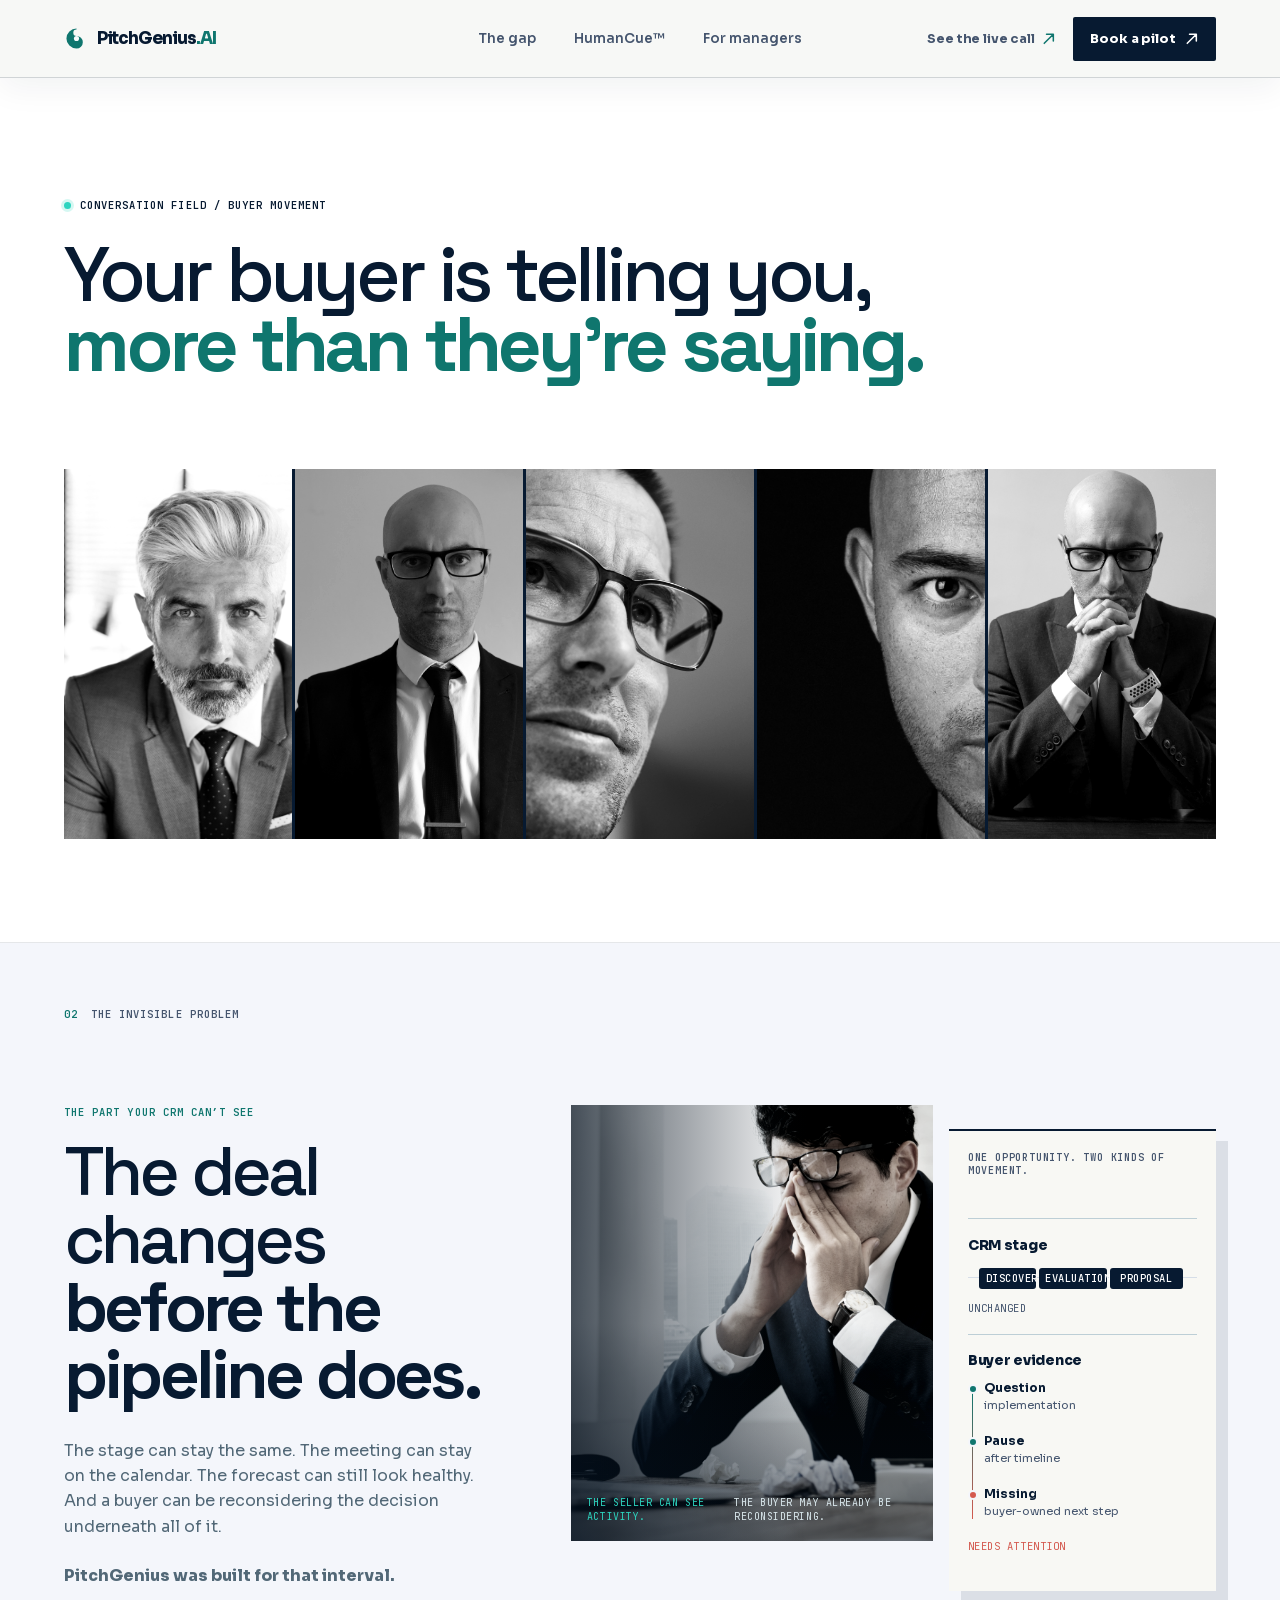
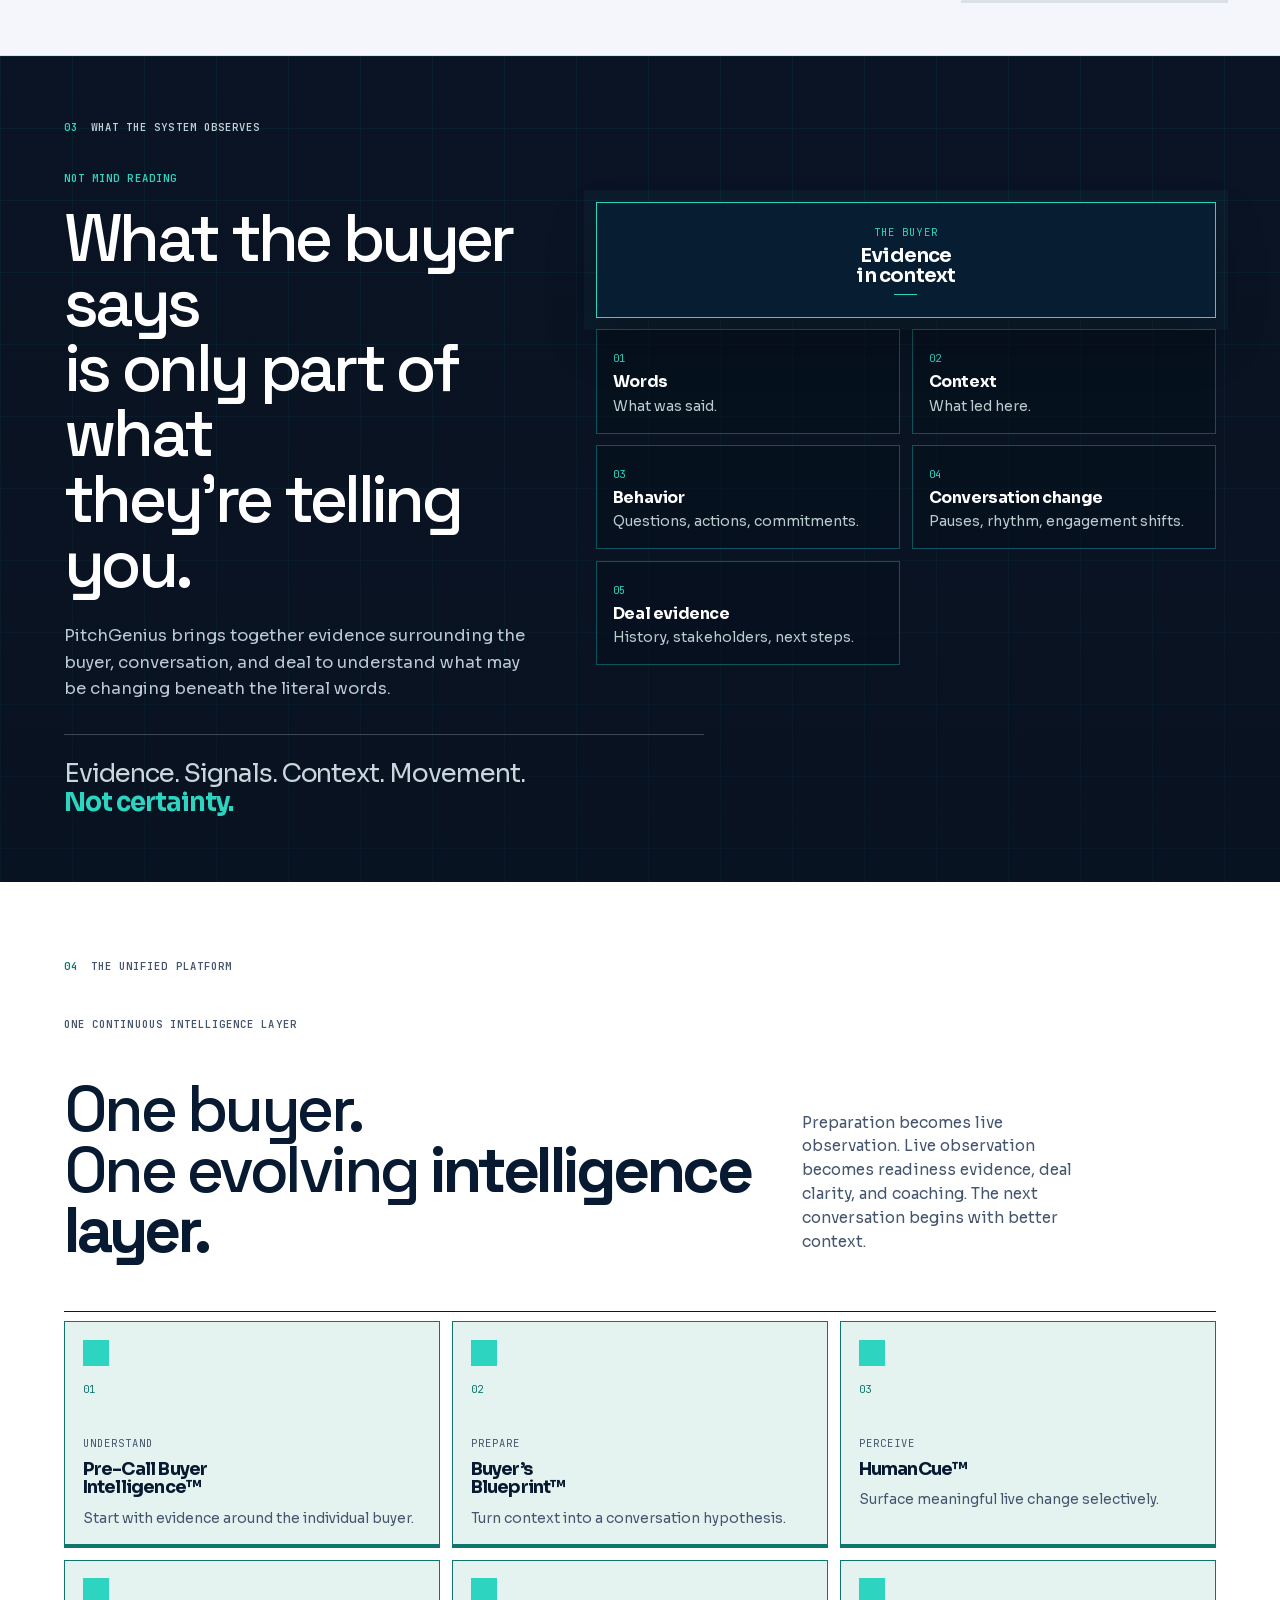
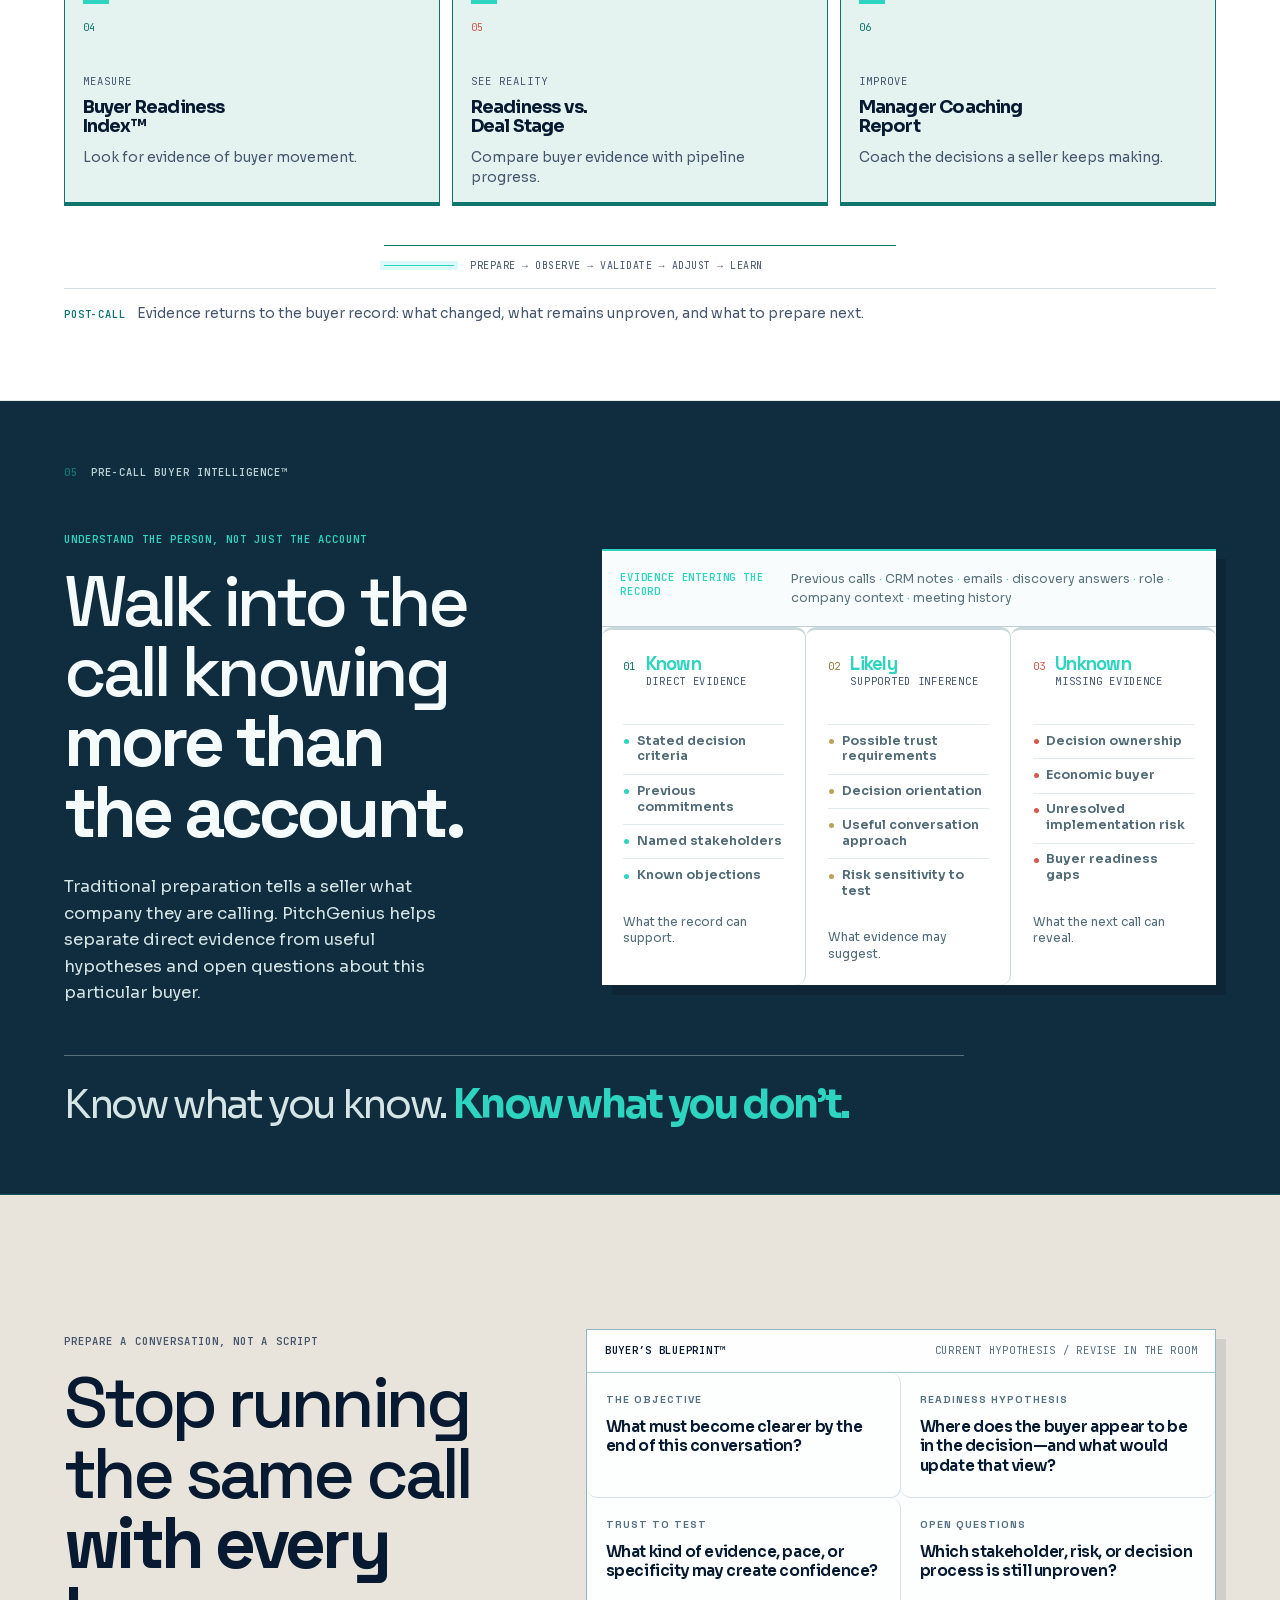
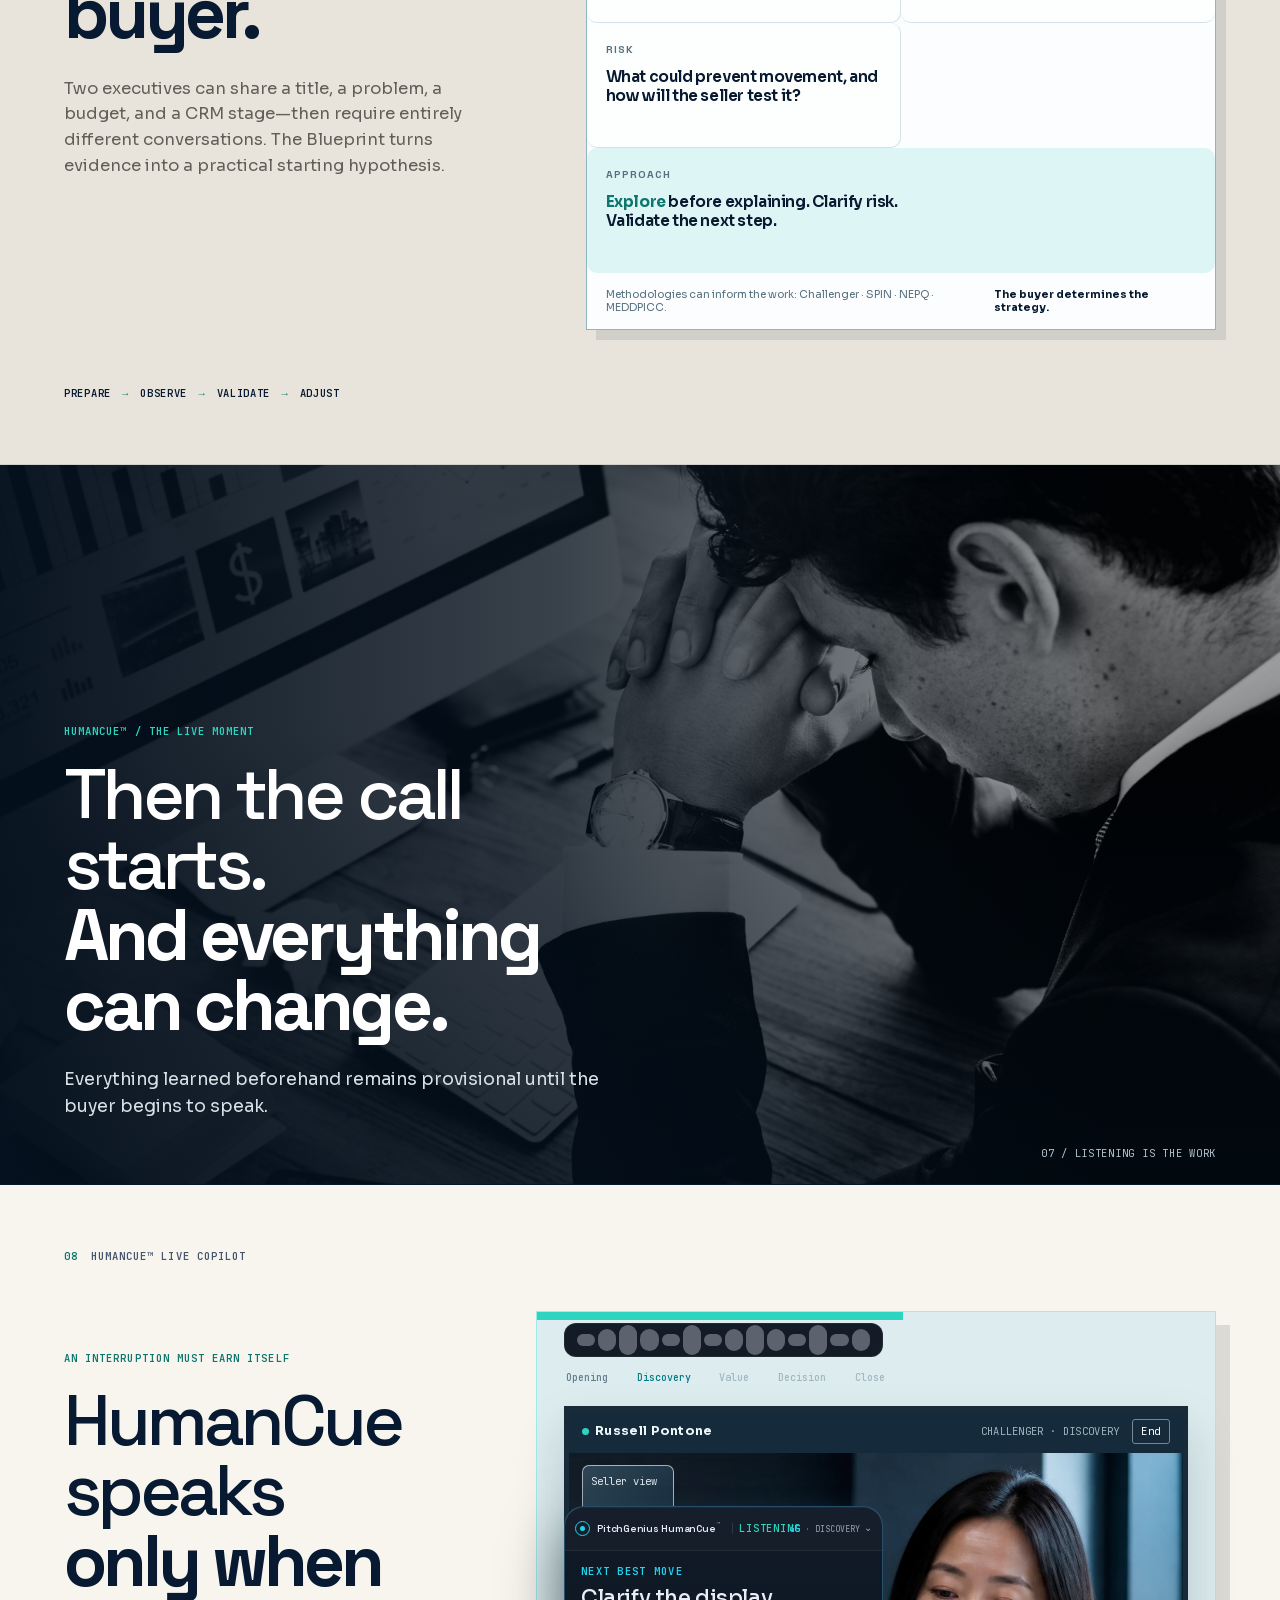
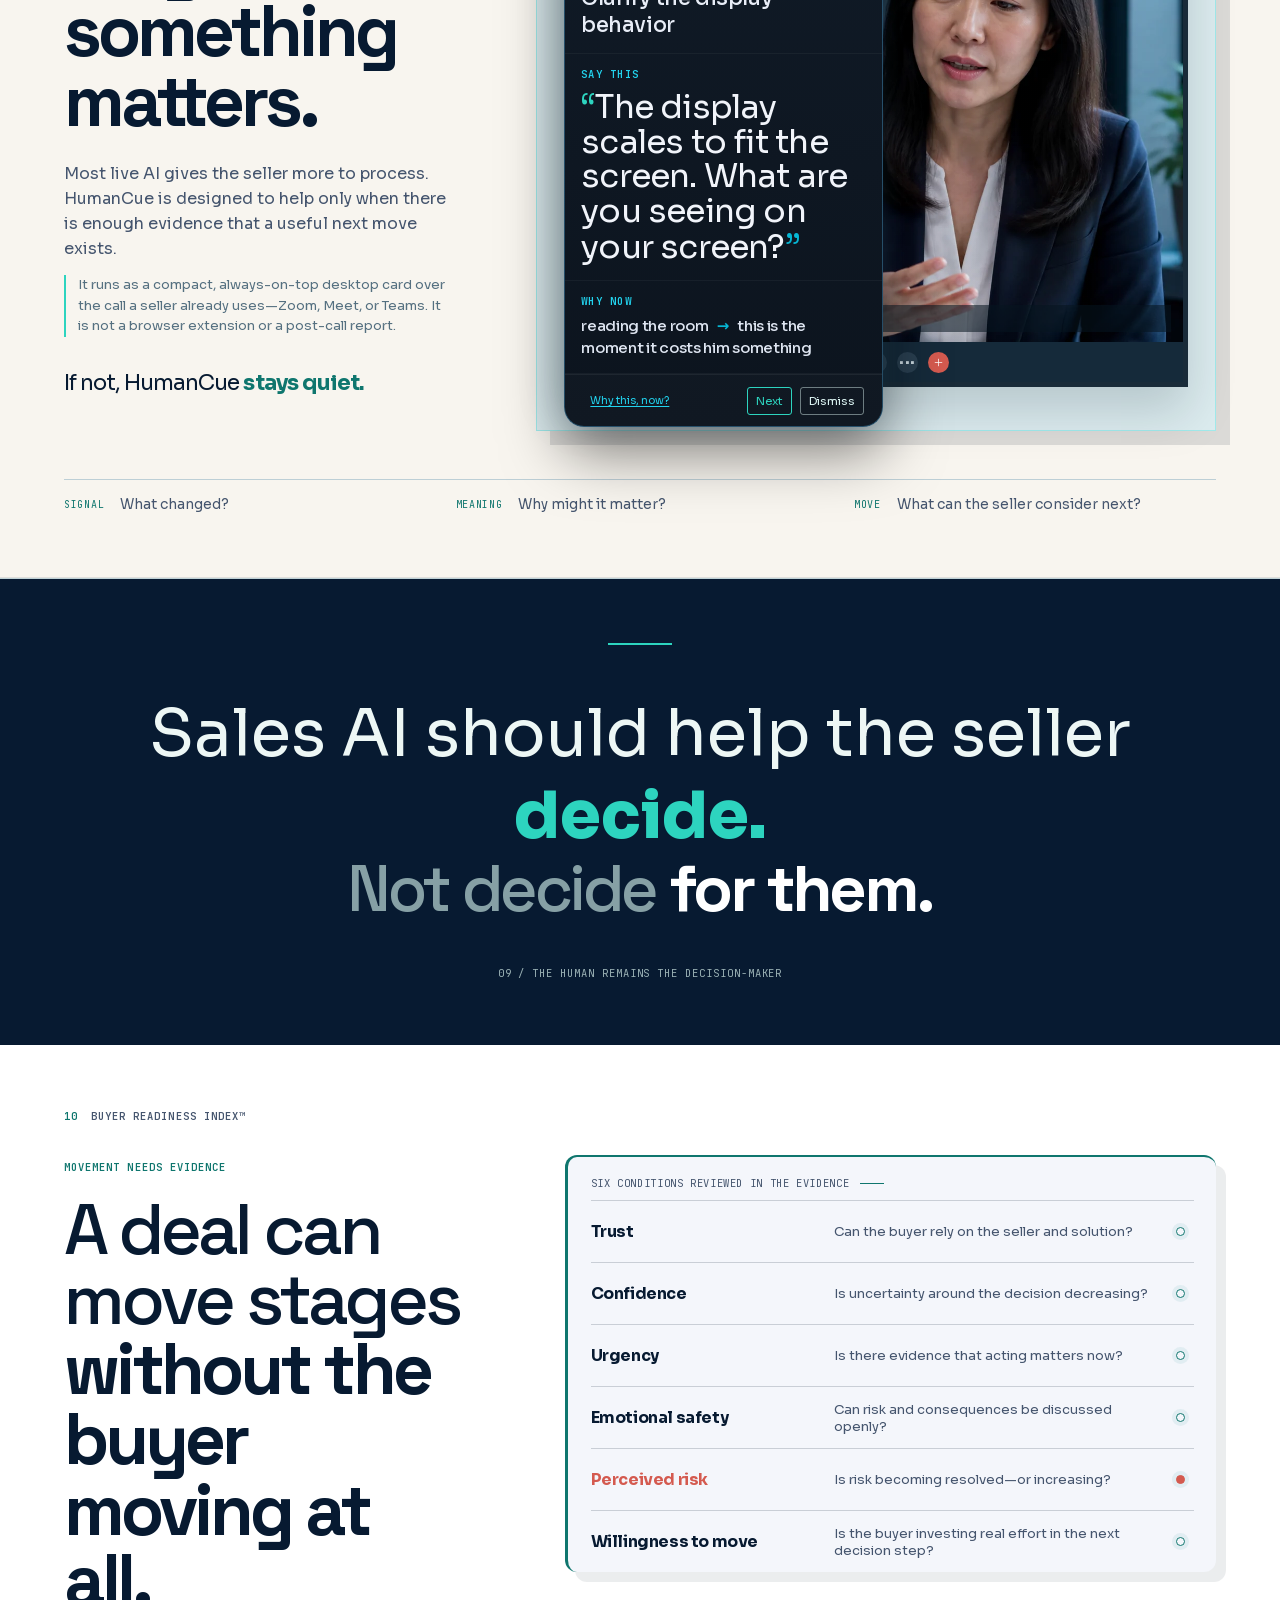
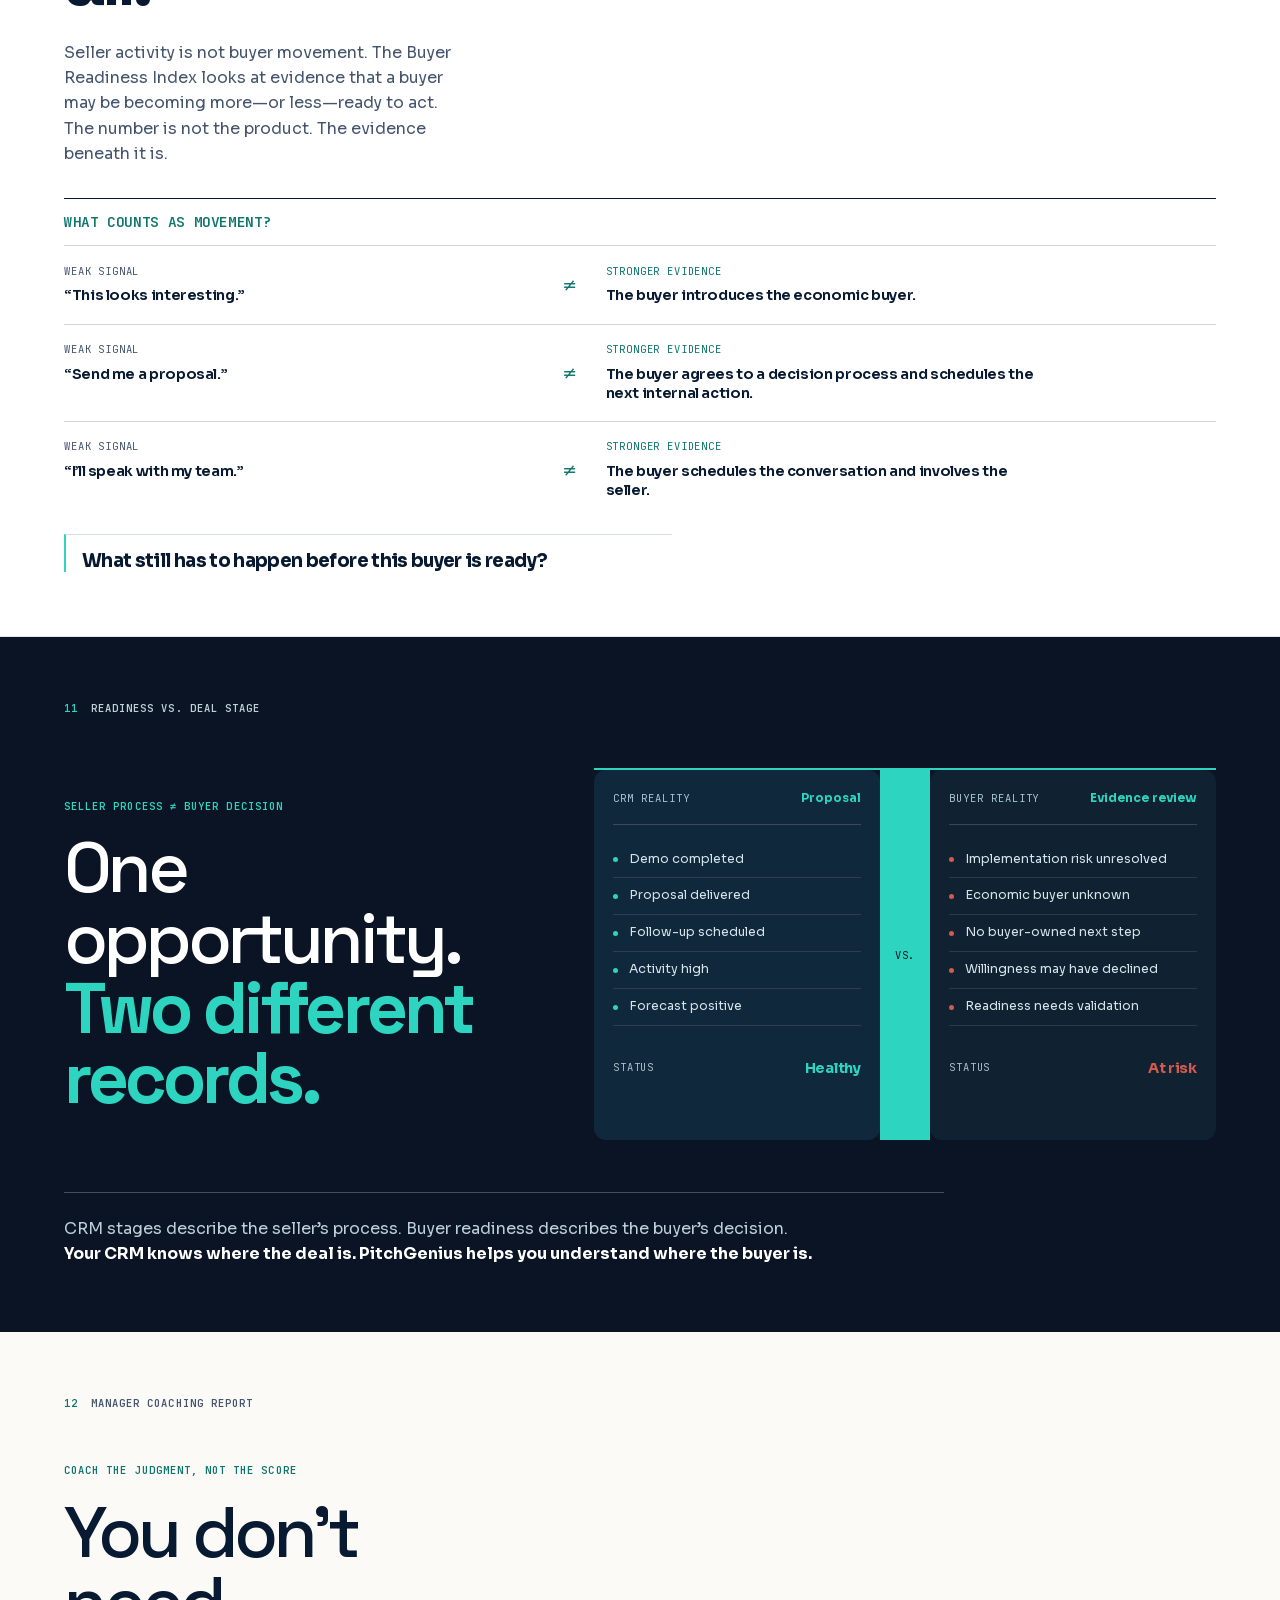
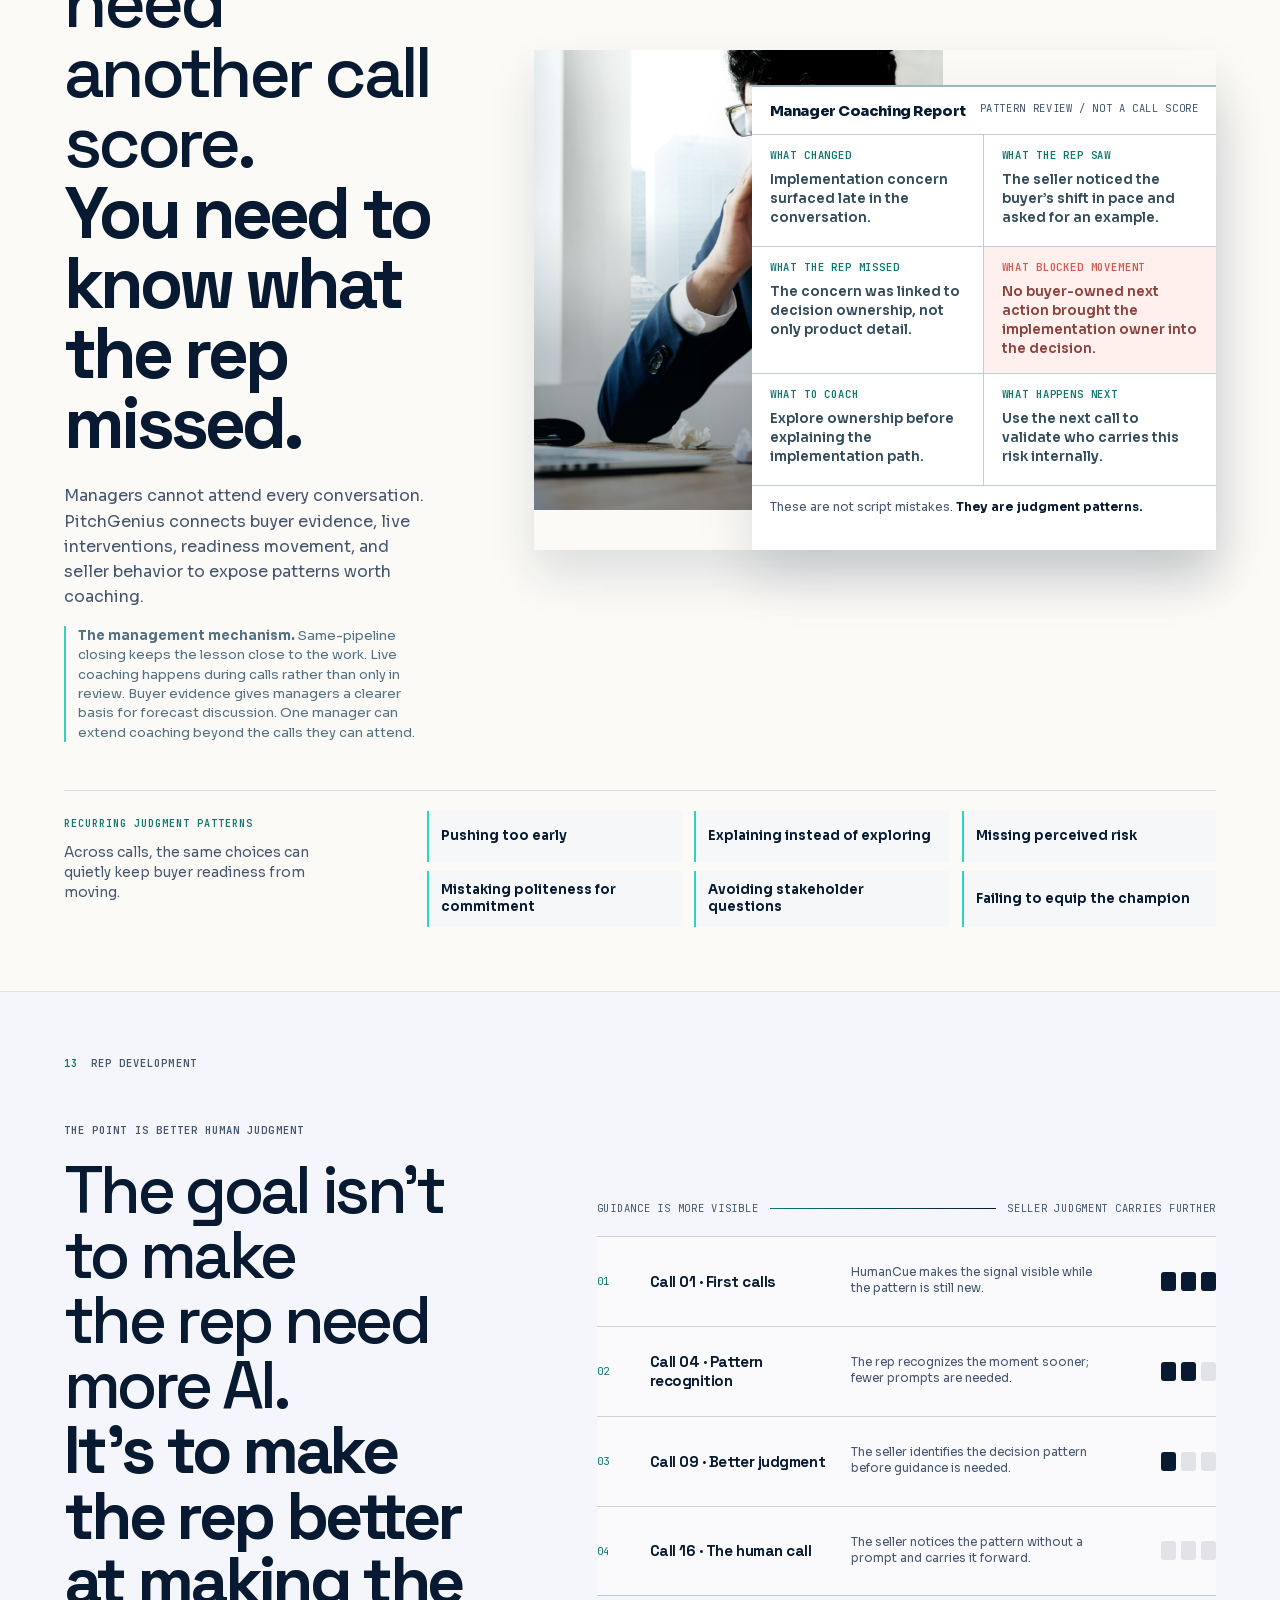
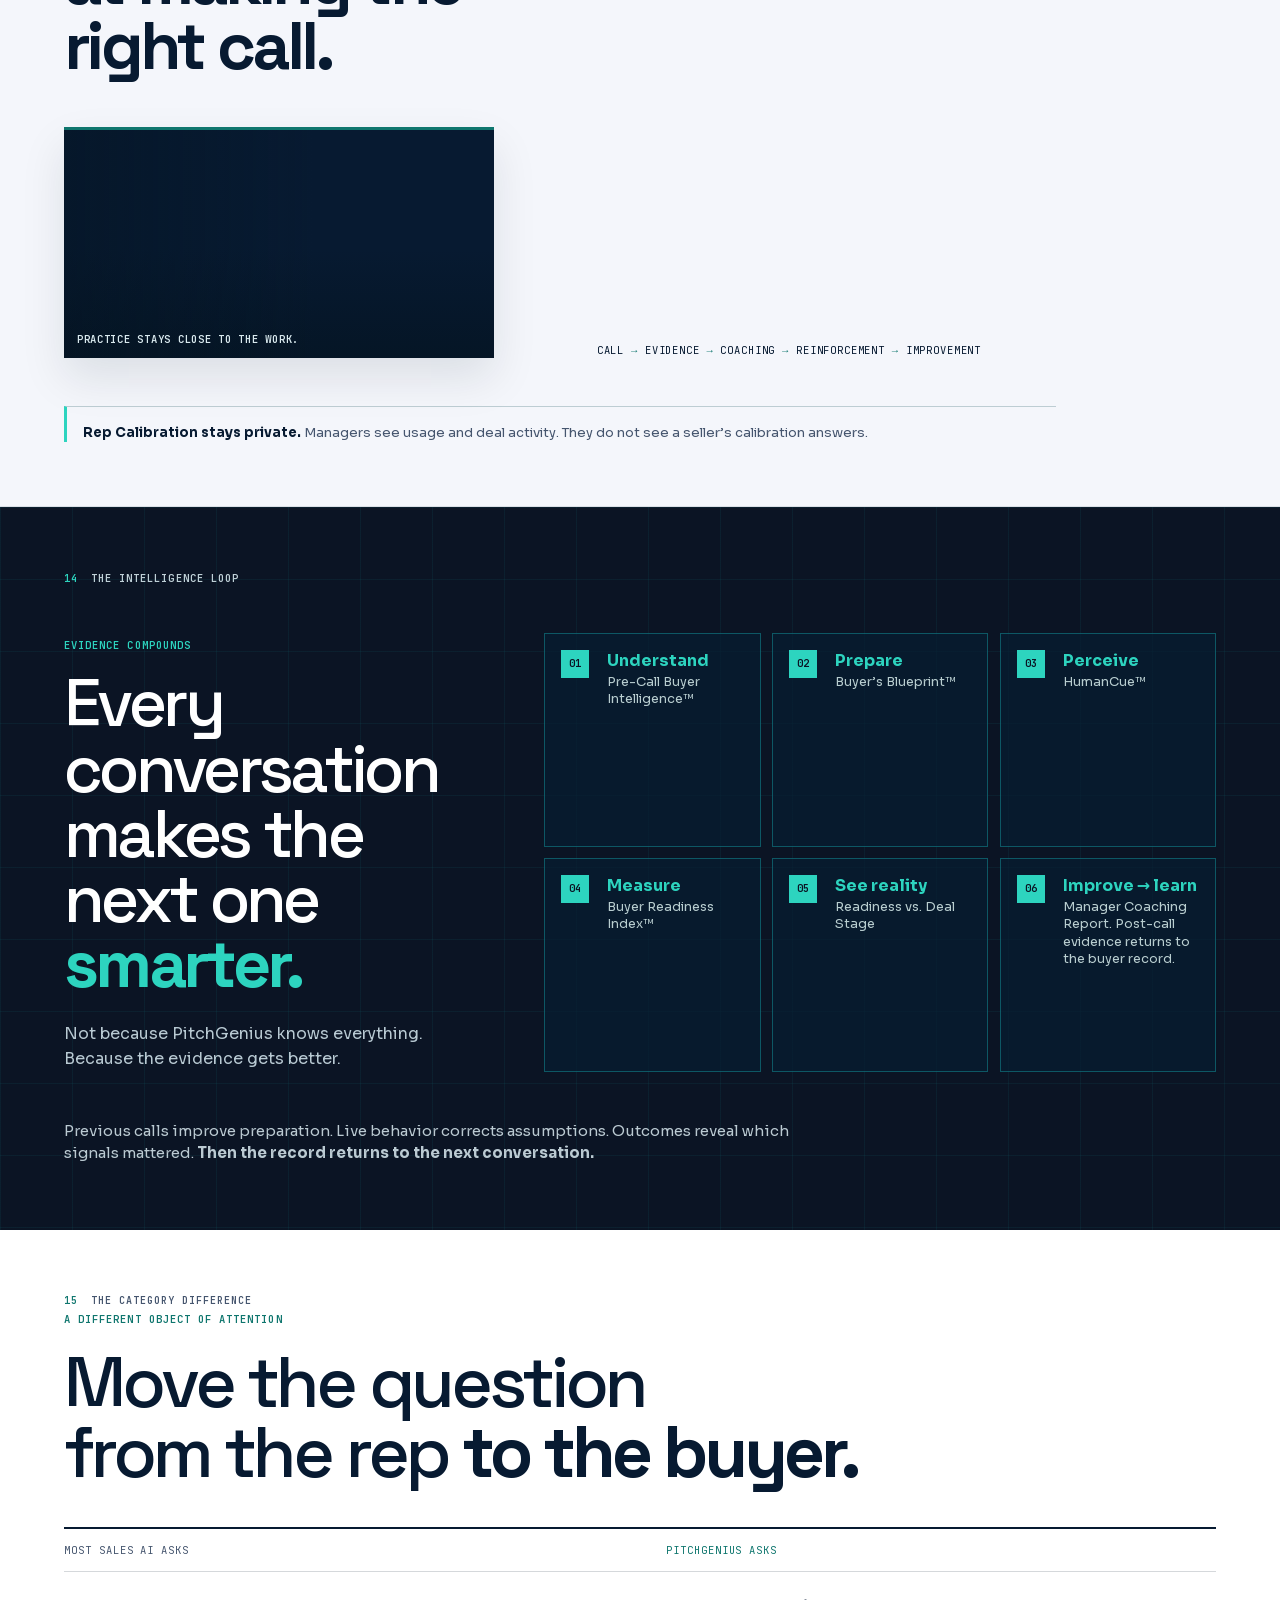
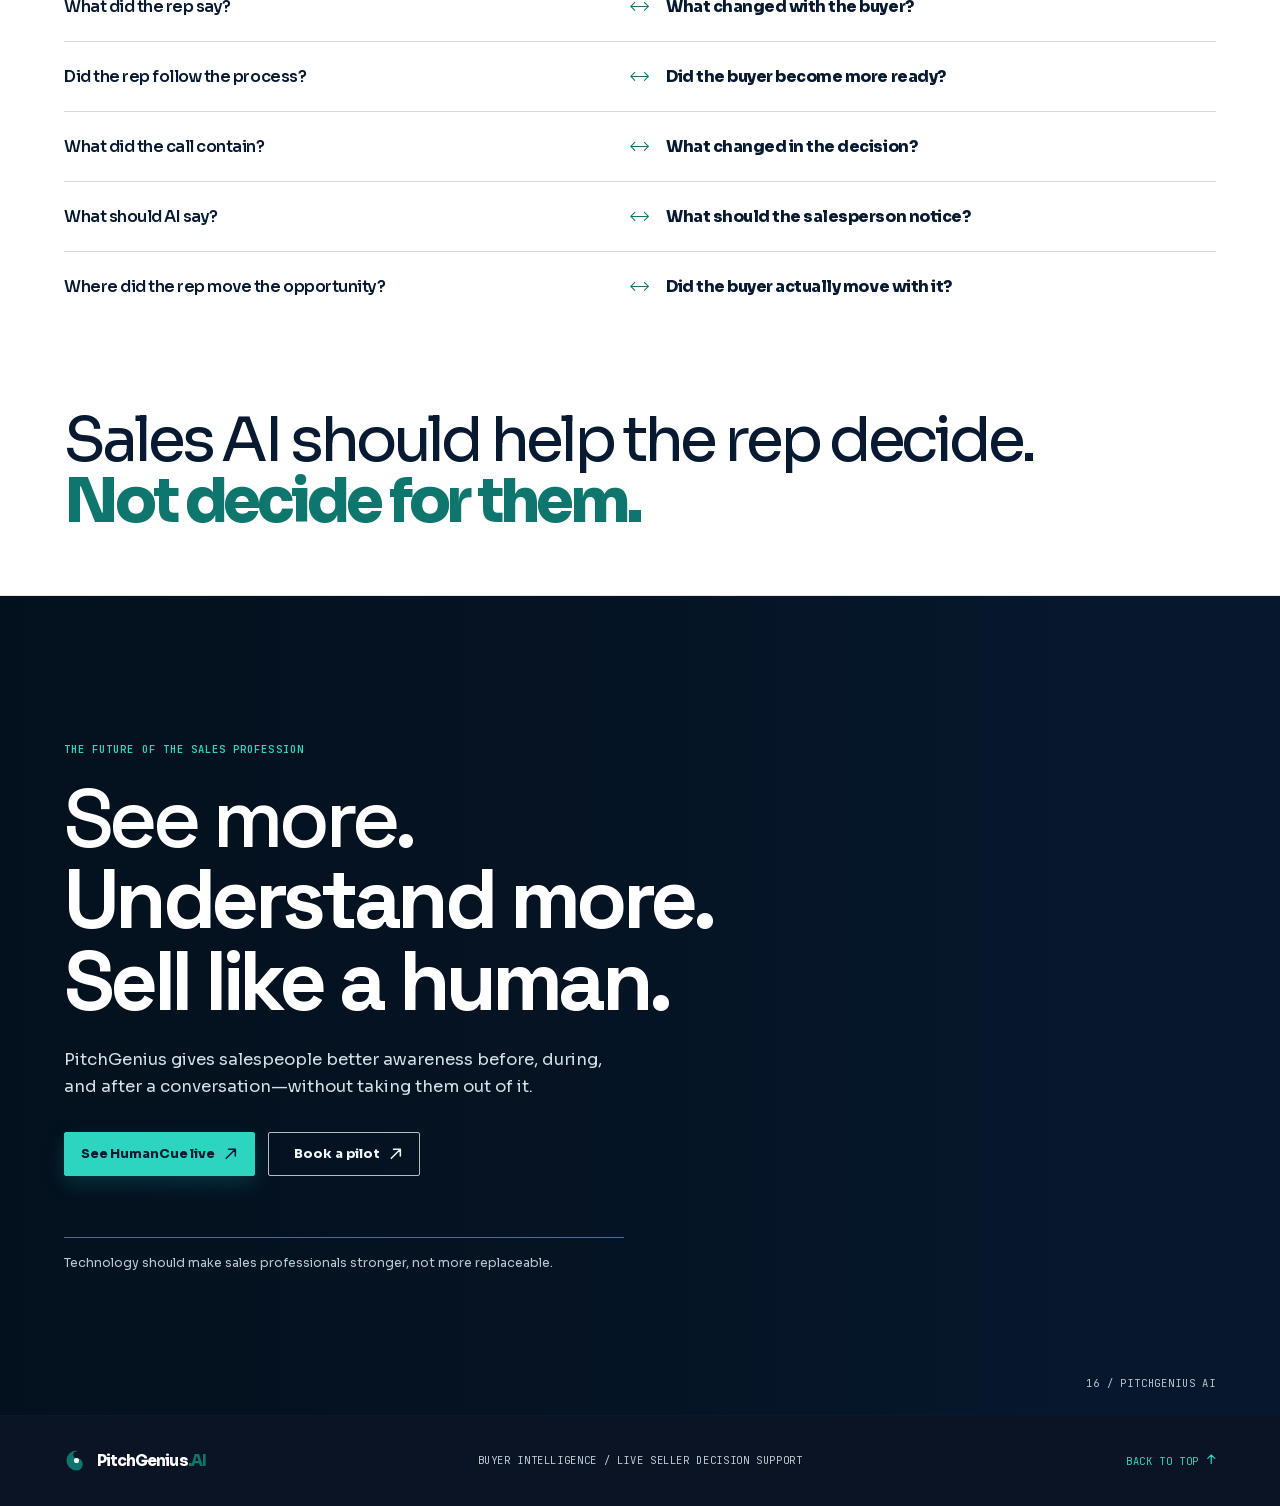
<file: variant-i/site/index.html>
<!doctype html>
<html lang="en">
<head>
  <meta charset="utf-8" />
  <meta name="viewport" content="width=device-width, initial-scale=1" />
  <meta name="description" content="PitchGenius I is a cinematic conversation field for seeing buyer movement without leaving the human call." />
  <meta name="theme-color" content="#091f34" />
  <title>PitchGenius I — the conversation field</title>
  <link rel="icon" href="assets/i-mark.svg" type="image/svg+xml" />
  <link rel="stylesheet" href="styles.css" />
  <link rel="stylesheet" href="i-theme.css" />
  <link rel="stylesheet" href="i-polish.css" />
  <link rel="stylesheet" href="source-design.css" />
  <link rel="stylesheet" href="mockup-quality.css" />
  <noscript><style>[data-reveal]{opacity:1!important;transform:none!important}</style></noscript>
</head>
<body class="variant-i">
  <a class="skip-link" href="#main">Skip to content</a>

  <header class="site-header" data-header>
    <a class="brand" href="#main" aria-label="PitchGenius home">
      <svg class="brand__mark" viewBox="0 0 36 36" aria-hidden="true"><path d="M18 3.5a14.5 14.5 0 1 0 0 29 9.1 9.1 0 1 0 0-18.2 4.6 4.6 0 1 1 0-9.2Z" fill="currentColor"/><circle cx="18" cy="18" r="3.7" fill="#f7fbfd"/></svg>
      <span>PitchGenius<span class="brand__dot">.AI</span></span>
    </a>
    <nav class="site-nav" id="site-menu" aria-label="Primary navigation" data-menu>
      <a href="#problem">The gap</a>
      <a href="#humancue">HumanCue™</a>
      <a href="#coaching">For managers</a>
    </nav>
    <div class="header-actions">
      <a class="text-action" href="#humancue">See the live call <svg class="icon icon--arrow" viewBox="0 0 12 12" aria-hidden="true"><path d="M2 10 10 2M4 2h6v6"/></svg></a>
      <a class="button button--dark" href="https://pitchgenius.ai">Book a pilot <svg class="icon icon--arrow" viewBox="0 0 12 12" aria-hidden="true"><path d="M2 10 10 2M4 2h6v6"/></svg></a>
      <button class="menu-toggle" type="button" aria-expanded="false" aria-controls="site-menu" aria-label="Open navigation" data-menu-toggle>
        <span></span><span></span>
      </button>
    </div>
  </header>

  <aside class="field-index" aria-label="PitchGenius system stages" data-index>
    <p>THE DECISION FIELD</p>
    <ol>
      <li><a href="#precall"><span>01</span> Understand</a></li>
      <li><a href="#blueprint"><span>02</span> Prepare</a></li>
      <li><a href="#humancue"><span>03</span> Perceive</a></li>
      <li><a href="#readiness"><span>04</span> Measure</a></li>
      <li><a href="#alignment"><span>05</span> See reality</a></li>
      <li><a href="#coaching"><span>06</span> Improve</a></li>
    </ol>
  </aside>

  <main id="main">
    <!-- 01 / Hero -->
    <section class="hero chapter chapter--light" id="top" data-section="hero">
      <div class="hero__copy" data-reveal>
        <p class="eyebrow"><span class="eyebrow__dot"></span> Conversation field / buyer movement</p>
        <h1><span class="hero__line">Your buyer is telling you,</span><span class="hero__line hero__line--em">more than they’re saying.</span></h1>
        <img class="hero__ink" src="assets/i-cursor.svg" width="300" height="110" alt="" aria-hidden="true" />
        <p class="hero__lede">What changes before the record does?</p>
        <div class="hero__actions">
          <a class="button button--cyan" href="#humancue">See HumanCue live <svg class="icon icon--arrow" viewBox="0 0 12 12" aria-hidden="true"><path d="M2 10 10 2M4 2h6v6"/></svg></a>
          <a class="text-action" href="#system">Follow the system <svg class="icon icon--down" viewBox="0 0 12 12" aria-hidden="true"><path d="M6 1v10M2 7l4 4 4-4"/></svg></a>
        </div>
      </div>
      <div class="hero__field" data-reveal data-hero-evidence style="--reveal-delay:.12s" role="group" aria-label="An example of buyer evidence moving from direct observation to uncertainty">
        <div class="field-card field-card--source">
          <div class="field-card__top"><span>LIVE OBSERVATION</span><span class="live-dot">Listening</span></div>
          <p class="field-card__quote">Buyer is still describing the screen display.</p>
          <p class="field-card__speaker">Observed signal · direct evidence</p>
        </div>
        <div class="field-path" aria-hidden="true">
          <span class="field-path__line"></span><i></i><i></i><i></i>
        </div>
        <div class="field-card field-card--known">
          <span class="field-state">Known</span>
          <p>The buyer is focused on screen behavior.</p>
        </div>
        <div class="field-card field-card--likely">
          <span class="field-state">Likely</span>
          <p>The display behavior needs clarification.</p>
        </div>
        <div class="field-card field-card--unknown">
          <span class="field-state">Unknown</span>
          <p>What is the buyer actually seeing?</p>
        </div>
        <p class="hero__field-caption">Observed signal → useful hypothesis → open question.</p>
      </div>
      <figure class="hero__buyers" data-reveal style="--reveal-delay:.18s">
        <div class="hero__portrait-grid" aria-label="Five buyer portraits">
          <img src="assets/i-hero-01.jpg" width="2000" height="1333" alt="Buyer portrait, direct and attentive" />
          <img src="assets/i-hero-02.jpg" width="2000" height="1333" alt="Buyer portrait, composed and analytical" />
          <img src="assets/i-hero-03.jpg" width="2000" height="1333" alt="Buyer portrait, watching closely" />
          <img src="assets/i-hero-04.jpg" width="2000" height="1333" alt="Buyer portrait, considering a decision" />
          <img src="assets/i-hero-05.jpg" width="2000" height="1333" alt="Buyer portrait, pausing before a response" />
        </div>
        <figcaption><span>THE BUYER FIELD</span><p>Different people. Different context. One pipeline stage cannot explain every decision.</p></figcaption>
        <i class="hero__buyers-signal" aria-hidden="true"></i>
      </figure>
      <svg class="hero__trace" viewBox="0 0 1200 120" preserveAspectRatio="none" aria-hidden="true"><path pathLength="1" d="M0 74C112 56 166 86 254 65s150-42 239-16 143 34 228 6 137-38 214-8 143 23 265-16"/><circle cx="254" cy="65" r="5"/><circle cx="493" cy="49" r="5"/><circle cx="721" cy="55" r="5"/><circle cx="935" cy="47" r="5"/></svg>
      <p class="hero__chapter">01 / The buyer is the missing intelligence layer</p>
    </section>

    <!-- 02 / Invisible problem -->
    <section class="problem chapter" id="problem" data-section="problem">
      <div class="chapter-label" data-reveal><span>02</span><p>The invisible problem</p></div>
      <div class="problem__statement" data-reveal>
        <p class="eyebrow eyebrow--cyan">THE PART YOUR CRM CAN’T SEE</p>
        <h2>The deal changes<br><em>before the pipeline does.</em></h2>
        <p>The stage can stay the same. The meeting can stay on the calendar. The forecast can still look healthy. And a buyer can be reconsidering the decision underneath all of it.</p>
        <p class="problem__close">PitchGenius was built for that interval.</p>
      </div>
      <div class="problem__visual" data-reveal style="--reveal-delay:.12s">
        <figure class="problem__scene">
          <img src="assets/i-problem-reference.jpg" width="2000" height="1333" loading="eager" decoding="async" fetchpriority="high" alt="A seller pausing over the evidence from a buyer conversation" />
          <figcaption><span>THE SELLER CAN SEE ACTIVITY.</span><span>The buyer may already be reconsidering.</span></figcaption>
        </figure>
        <figure class="movement-map" aria-labelledby="movement-map-caption">
          <figcaption id="movement-map-caption">One opportunity. Two kinds of movement.</figcaption>
          <div class="movement-map__row movement-map__row--crm">
            <span class="movement-map__name">CRM stage</span>
            <div class="movement-map__track"><b style="--start:5%;--width:25%">Discovery</b><b style="--start:31%;--width:30%">Evaluation</b><b style="--start:62%;--width:32%">Proposal</b></div>
            <span class="movement-map__note">unchanged</span>
          </div>
          <div class="movement-map__row movement-map__row--buyer">
            <span class="movement-map__name">Buyer evidence</span>
            <div class="movement-map__signal">
              <span class="signal-point signal-point--one"><i></i><b>Question</b><em>implementation</em></span>
              <span class="signal-point signal-point--two"><i></i><b>Pause</b><em>after timeline</em></span>
              <span class="signal-point signal-point--three"><i></i><b>Missing</b><em>buyer-owned next step</em></span>
            </div>
            <span class="movement-map__note movement-map__note--risk">needs attention</span>
          </div>
        </figure>
      </div>
    </section>

    <!-- 03 / Evidence -->
    <section class="evidence chapter chapter--dark" id="evidence" data-section="evidence">
      <div class="chapter-label chapter-label--light" data-reveal><span>03</span><p>What the system observes</p></div>
      <div class="evidence__intro" data-reveal>
        <p class="eyebrow eyebrow--cyan">NOT MIND READING</p>
        <h2>What the buyer says<br>is only part of what<br>they’re telling you.</h2>
        <p>PitchGenius brings together evidence surrounding the buyer, conversation, and deal to understand what may be changing beneath the literal words.</p>
      </div>
      <div class="evidence-orbit" data-reveal style="--reveal-delay:.12s" role="group" aria-label="Evidence sources surrounding the buyer">
        <div class="evidence-orbit__core"><span>THE BUYER</span><b>Evidence<br>in context</b><i></i></div>
        <article class="orbit-tag orbit-tag--words"><span>01</span><strong>Words</strong><p>What was said.</p></article>
        <article class="orbit-tag orbit-tag--context"><span>02</span><strong>Context</strong><p>What led here.</p></article>
        <article class="orbit-tag orbit-tag--behavior"><span>03</span><strong>Behavior</strong><p>Questions, actions, commitments.</p></article>
        <article class="orbit-tag orbit-tag--change"><span>04</span><strong>Conversation change</strong><p>Pauses, rhythm, engagement shifts.</p></article>
        <article class="orbit-tag orbit-tag--deal"><span>05</span><strong>Deal evidence</strong><p>History, stakeholders, next steps.</p></article>
        <svg class="evidence-orbit__lines" viewBox="0 0 800 530" aria-hidden="true"><path d="M143 145 387 259M637 118 425 249M676 370 427 281M246 471 389 293M85 330 360 284"/><circle cx="143" cy="145" r="5"/><circle cx="637" cy="118" r="5"/><circle cx="676" cy="370" r="5"/><circle cx="246" cy="471" r="5"/><circle cx="85" cy="330" r="5"/></svg>
      </div>
      <p class="evidence__closing" data-reveal>Evidence. Signals. Context. Movement.<br><strong>Not certainty.</strong></p>
    </section>

    <!-- 04 / System -->
    <section class="system chapter chapter--light" id="system" data-section="system">
      <div class="chapter-label" data-reveal><span>04</span><p>The unified platform</p></div>
      <div class="system__heading" data-reveal>
        <p class="eyebrow">ONE CONTINUOUS INTELLIGENCE LAYER</p>
        <h2>One buyer.<br>One evolving <em>intelligence layer.</em></h2>
        <p>Preparation becomes live observation. Live observation becomes readiness evidence, deal clarity, and coaching. The next conversation begins with better context.</p>
      </div>
      <ol class="system-flow" aria-label="The PitchGenius intelligence loop">
        <li data-reveal><span class="system-flow__number">01</span><div><small>UNDERSTAND</small><strong>Pre-Call Buyer<br>Intelligence™</strong><p>Start with evidence around the individual buyer.</p></div></li>
        <li data-reveal style="--reveal-delay:.04s"><span class="system-flow__number">02</span><div><small>PREPARE</small><strong>Buyer’s<br>Blueprint™</strong><p>Turn context into a conversation hypothesis.</p></div></li>
        <li data-reveal style="--reveal-delay:.08s"><span class="system-flow__number">03</span><div><small>PERCEIVE</small><strong>HumanCue™</strong><p>Surface meaningful live change selectively.</p></div></li>
        <li data-reveal style="--reveal-delay:.12s"><span class="system-flow__number">04</span><div><small>MEASURE</small><strong>Buyer Readiness<br>Index™</strong><p>Look for evidence of buyer movement.</p></div></li>
        <li data-reveal style="--reveal-delay:.16s"><span class="system-flow__number">05</span><div><small>SEE REALITY</small><strong>Readiness vs.<br>Deal Stage</strong><p>Compare buyer evidence with pipeline progress.</p></div></li>
        <li data-reveal style="--reveal-delay:.2s"><span class="system-flow__number">06</span><div><small>IMPROVE</small><strong>Manager Coaching<br>Report</strong><p>Coach the decisions a seller keeps making.</p></div></li>
      </ol>
      <p class="system__loop-line" data-reveal><span></span> Prepare → Observe → Validate → Adjust → Learn</p>
      <p class="system__postcall" data-reveal style="--reveal-delay:.08s"><span>Post-call</span> Evidence returns to the buyer record: what changed, what remains unproven, and what to prepare next.</p>
    </section>

    <!-- 05 / Pre-call -->
    <section class="precall chapter" id="precall" data-section="precall">
      <div class="chapter-label" data-reveal><span>05</span><p>Pre-Call Buyer Intelligence™</p></div>
      <div class="precall__intro" data-reveal>
        <p class="eyebrow eyebrow--cyan">UNDERSTAND THE PERSON, NOT JUST THE ACCOUNT</p>
        <h2>Walk into the call knowing<br><em>more than the account.</em></h2>
        <p>Traditional preparation tells a seller what company they are calling. PitchGenius helps separate direct evidence from useful hypotheses and open questions about this particular buyer.</p>
      </div>
      <div class="evidence-ledger" data-reveal style="--reveal-delay:.08s">
        <div class="evidence-ledger__sources"><span>Evidence entering the record</span><p>Previous calls <i>·</i> CRM notes <i>·</i> emails <i>·</i> discovery answers <i>·</i> role <i>·</i> company context <i>·</i> meeting history</p></div>
        <div class="evidence-ledger__states">
          <article class="ledger-state ledger-state--known"><header><span>01</span><h3>Known</h3><small>direct evidence</small></header><ul><li>Stated decision criteria</li><li>Previous commitments</li><li>Named stakeholders</li><li>Known objections</li></ul><p>What the record can support.</p></article>
          <article class="ledger-state ledger-state--likely"><header><span>02</span><h3>Likely</h3><small>supported inference</small></header><ul><li>Possible trust requirements</li><li>Decision orientation</li><li>Useful conversation approach</li><li>Risk sensitivity to test</li></ul><p>What evidence may suggest.</p></article>
          <article class="ledger-state ledger-state--unknown"><header><span>03</span><h3>Unknown</h3><small>missing evidence</small></header><ul><li>Decision ownership</li><li>Economic buyer</li><li>Unresolved implementation risk</li><li>Buyer readiness gaps</li></ul><p>What the next call can reveal.</p></article>
        </div>
      </div>
      <p class="precall__close" data-reveal>Know what you know. <strong>Know what you don’t.</strong></p>
    </section>

    <!-- 06 / Buyer Blueprint -->
    <section class="blueprint chapter chapter--warm" id="blueprint" data-section="blueprint">
      <div class="chapter-label" data-reveal><span>06</span><p>Buyer’s Blueprint™</p></div>
      <div class="blueprint__heading" data-reveal>
        <p class="eyebrow">PREPARE A CONVERSATION, NOT A SCRIPT</p>
        <h2>Stop running the same call<br><em>with every buyer.</em></h2>
        <p>Two executives can share a title, a problem, a budget, and a CRM stage—then require entirely different conversations. The Blueprint turns evidence into a practical starting hypothesis.</p>
      </div>
      <article class="blueprint-sheet" data-reveal style="--reveal-delay:.1s" aria-label="Example buyer blueprint">
        <header class="blueprint-sheet__head"><span>BUYER’S BLUEPRINT™</span><span>Current hypothesis / revise in the room</span></header>
        <div class="blueprint-sheet__grid">
          <section><h3>The objective</h3><p>What must become clearer by the end of this conversation?</p></section>
          <section><h3>Readiness hypothesis</h3><p>Where does the buyer appear to be in the decision—and what would update that view?</p></section>
          <section><h3>Trust to test</h3><p>What kind of evidence, pace, or specificity may create confidence?</p></section>
          <section><h3>Open questions</h3><p>Which stakeholder, risk, or decision process is still unproven?</p></section>
          <section><h3>Risk</h3><p>What could prevent movement, and how will the seller test it?</p></section>
          <section class="blueprint-sheet__approach"><h3>Approach</h3><p><b>Explore</b> before explaining. Clarify risk. Validate the next step.</p></section>
        </div>
        <footer><span>Methodologies can inform the work: Challenger · SPIN · NEPQ · MEDDPICC.</span><span>The buyer determines the strategy.</span></footer>
      </article>
      <p class="blueprint__cycle" data-reveal><b>Prepare</b><span>→</span><b>Observe</b><span>→</span><b>Validate</b><span>→</span><b>Adjust</b></p>
    </section>

    <!-- 07 / HumanCue transition -->
    <section class="cue-transition chapter chapter--photo" id="cue-transition" data-section="cue-transition">
      <img src="assets/i-transition-reference.jpg" width="2000" height="1333" loading="eager" decoding="async" alt="A seller listening closely before responding" />
      <div class="cue-transition__shade"></div>
      <div class="cue-transition__content" data-reveal>
        <p class="eyebrow eyebrow--cyan">HUMANCUE™ / THE LIVE MOMENT</p>
        <h2>Then the call starts.<br><em>And everything can change.</em></h2>
        <p>Everything learned beforehand remains provisional until the buyer begins to speak.</p>
      </div>
      <p class="cue-transition__chapter">07 / Listening is the work</p>
    </section>

    <!-- 08 / HumanCue -->
    <section class="humancue chapter chapter--light" id="humancue" data-section="humancue">
      <div class="chapter-label" data-reveal><span>08</span><p>HumanCue™ live copilot</p></div>
      <div class="humancue__intro" data-reveal>
        <p class="eyebrow eyebrow--cyan">AN INTERRUPTION MUST EARN ITSELF</p>
        <h2>HumanCue speaks<br><em>only when something matters.</em></h2>
        <p>Most live AI gives the seller more to process. HumanCue is designed to help only when there is enough evidence that a useful next move exists.</p>
        <p class="humancue__desktop-note">It runs as a compact, always-on-top desktop card over the call a seller already uses—Zoom, Meet, or Teams. It is not a browser extension or a post-call report.</p>
        <p class="humancue__quiet">If not, HumanCue <strong>stays quiet.</strong></p>
      </div>
      <div class="call-stage" data-reveal style="--reveal-delay:.12s" role="group" aria-label="A live sales conversation with a compact HumanCue support panel">
        <div class="call-stage__meeting">
          <div class="meeting-bar"><span class="meeting-bar__person"><i></i> Russell Pontone</span><span>CHALLENGER · DISCOVERY</span><span class="meeting-bar__end" aria-hidden="true">End</span></div>
          <div class="meeting-content">
            <div class="meeting-content__portrait"><img src="assets/f-meeting-buyer.webp" width="1672" height="941" loading="eager" decoding="async" alt="A buyer in a remote discovery conversation" /></div>
            <div class="meeting-content__camera"><span>Seller view</span><i></i></div>
            <p class="meeting-content__caption">The buyer is still describing the screen display.</p>
          </div>
          <div class="meeting-controls" aria-hidden="true"><span><svg viewBox="0 0 20 20"><path d="M6.3 8.2a3.7 3.7 0 0 1 7.4 0v2.5a3.7 3.7 0 0 1-7.4 0Z"/><path d="M4.2 10.3a5.8 5.8 0 0 0 11.6 0M10 16.1v2.2M7.4 18.3h5.2"/></svg></span><span><svg viewBox="0 0 20 20"><path d="m4 7 8.3-3v12L4 13Z"/><path d="M12.3 8.2 16 6.5v7L12.3 12"/></svg></span><span><svg viewBox="0 0 20 20"><rect x="3.5" y="4" width="13" height="12" rx="1.5"/><path d="M7 16v1.8h6V16M7 7.2h6M7 10h6"/></svg></span><span class="meeting-control--more">•••</span><b><svg viewBox="0 0 20 20"><path d="M4 10h12M10 4v12"/></svg></b></div>
        </div>
        <div class="h-cue-wave" aria-hidden="true"><i></i><i></i><i></i><i></i><i></i><i></i><i></i><i></i><i></i><i></i><i></i><i></i><i></i><i></i></div>
        <ol class="h-stage-row" aria-label="HumanCue stage row"><li>Opening</li><li class="is-current">Discovery</li><li>Value</li><li>Decision</li><li>Close</li></ol>
        <article class="live-card pg-hc-card" data-hc-draggable aria-grabbed="false" aria-label="HumanCue live buyer-state support panel. Drag the header to reposition the card.">
          <header class="pg-hc-top" data-drag-handle tabindex="0" aria-label="Drag HumanCue card to reposition">
            <div class="pg-hc-brand"><i class="pg-hc-mark" aria-hidden="true"></i><strong>PitchGenius HumanCue<sup>™</sup></strong><span class="pg-hc-state live-card__state">Listening</span></div>
            <div class="pg-hc-context"><span class="pg-hc-readout"><b>45</b> · DISCOVERY</span><button class="pg-hc-fold" type="button" data-detail-toggle aria-expanded="false" aria-controls="humancue-context" aria-label="Show HumanCue context">⌄</button></div>
          </header>
          <div class="pg-hc-main">
            <div class="live-card__blocks pg-hc-cues" data-cue-current>
              <section class="pg-hc-next"><h3>NEXT BEST MOVE</h3><p>Clarify the display behavior</p></section>
              <section class="pg-hc-say"><h3>SAY THIS</h3><p class="live-card__quote">The display scales to fit the screen. What are you seeing on your screen?</p></section>
              <section class="pg-hc-why"><h3>WHY NOW</h3><p>reading the room <b aria-hidden="true">→</b> this is the moment it costs him something</p></section>
            </div>
          </div>
          <footer class="pg-hc-actions"><button class="live-card__why" type="button" data-detail-toggle aria-expanded="false" aria-controls="humancue-context">Why this, now?</button><span class="live-card__actions"><button type="button" data-live-next>Next</button><button type="button" data-live-dismiss>Dismiss</button></span></footer>
          <div class="live-card__detail pg-hc-detail" id="humancue-context" hidden data-detail-panel><span><b>Trust</b> not measured</span><span><b>Willingness</b> not measured</span><span><b>Reached</b> Discovery</span></div>
          <div class="live-card__status pg-hc-status" hidden data-live-status aria-live="polite"><p>HumanCue stays quiet until there is a useful, evidenced next move.</p><button type="button" data-live-restore>Bring the cue back</button></div>
        </article>
      </div>
      <div class="humancue__outcome" data-reveal>
        <span>Signal</span><p>What changed?</p><span>Meaning</span><p>Why might it matter?</p><span>Move</span><p>What can the seller consider next?</p>
      </div>
    </section>

    <!-- 09 / Human belief -->
    <section class="belief chapter chapter--dark" id="belief" data-section="belief">
      <div class="belief__rule" aria-hidden="true"></div>
      <p data-reveal>Sales AI should help the seller <em>decide.</em></p>
      <h2 data-reveal style="--reveal-delay:.08s">Not decide <strong>for them.</strong></h2>
      <span class="belief__caption" data-reveal style="--reveal-delay:.16s">09 / The human remains the decision-maker</span>
    </section>

    <!-- 10 / Buyer readiness -->
    <section class="readiness chapter" id="readiness" data-section="readiness">
      <div class="chapter-label" data-reveal><span>10</span><p>Buyer Readiness Index™</p></div>
      <div class="readiness__heading" data-reveal>
        <p class="eyebrow eyebrow--cyan">MOVEMENT NEEDS EVIDENCE</p>
        <h2>A deal can move stages<br><em>without the buyer moving at all.</em></h2>
        <p>Seller activity is not buyer movement. The Buyer Readiness Index looks at evidence that a buyer may be becoming more—or less—ready to act. The number is not the product. The evidence beneath it is.</p>
      </div>
      <div class="readiness-spectrum" data-reveal style="--reveal-delay:.08s">
        <div class="readiness-spectrum__axis"><span>Six conditions reviewed in the evidence</span><i></i></div>
        <ol>
          <li><b>Trust</b><span>Can the buyer rely on the seller and solution?</span><i></i></li>
          <li><b>Confidence</b><span>Is uncertainty around the decision decreasing?</span><i></i></li>
          <li><b>Urgency</b><span>Is there evidence that acting matters now?</span><i></i></li>
          <li><b>Emotional safety</b><span>Can risk and consequences be discussed openly?</span><i></i></li>
          <li class="risk-row"><b>Perceived risk</b><span>Is risk becoming resolved—or increasing?</span><i></i></li>
          <li><b>Willingness to move</b><span>Is the buyer investing real effort in the next decision step?</span><i></i></li>
        </ol>
      </div>
      <div class="evidence-comparisons" data-reveal>
        <p class="evidence-comparisons__label">What counts as movement?</p>
        <article><div><small>Weak signal</small><p>“This looks interesting.”</p></div><span>≠</span><div><small>Stronger evidence</small><p>The buyer introduces the economic buyer.</p></div></article>
        <article><div><small>Weak signal</small><p>“Send me a proposal.”</p></div><span>≠</span><div><small>Stronger evidence</small><p>The buyer agrees to a decision process and schedules the next internal action.</p></div></article>
        <article><div><small>Weak signal</small><p>“I’ll speak with my team.”</p></div><span>≠</span><div><small>Stronger evidence</small><p>The buyer schedules the conversation and involves the seller.</p></div></article>
      </div>
      <p class="readiness__question" data-reveal>What still has to happen before this buyer is ready?</p>
    </section>

    <!-- 11 / Readiness vs stage -->
    <section class="alignment chapter chapter--ink" id="alignment" data-section="alignment">
      <div class="chapter-label chapter-label--light" data-reveal><span>11</span><p>Readiness vs. deal stage</p></div>
      <div class="alignment__heading" data-reveal><p class="eyebrow eyebrow--cyan">SELLER PROCESS ≠ BUYER DECISION</p><h2>One opportunity.<br><em>Two different records.</em></h2></div>
      <div class="reality-split" data-reveal style="--reveal-delay:.1s">
        <article class="reality-split__crm"><header><span>CRM reality</span><b>Proposal</b></header><ul><li>Demo completed</li><li>Proposal delivered</li><li>Follow-up scheduled</li><li>Activity high</li><li>Forecast positive</li></ul><footer><span>Status</span><strong>Healthy</strong></footer></article>
        <div class="reality-split__divide"><span>vs.</span></div>
        <article class="reality-split__buyer"><header><span>Buyer reality</span><b>Evidence review</b></header><ul><li>Implementation risk unresolved</li><li>Economic buyer unknown</li><li>No buyer-owned next step</li><li>Willingness may have declined</li><li>Readiness needs validation</li></ul><footer><span>Status</span><strong>At risk</strong></footer></article>
      </div>
      <p class="alignment__close" data-reveal>CRM stages describe the seller’s process. Buyer readiness describes the buyer’s decision.<br><strong>Your CRM knows where the deal is. PitchGenius helps you understand where the buyer is.</strong></p>
    </section>

    <!-- 12 / Coaching -->
    <section class="coaching chapter" id="coaching" data-section="coaching">
      <div class="chapter-label" data-reveal><span>12</span><p>Manager Coaching Report</p></div>
      <div class="coaching__intro" data-reveal>
        <p class="eyebrow eyebrow--cyan">COACH THE JUDGMENT, NOT THE SCORE</p>
        <h2>You don’t need another call score.<br><em>You need to know what the rep missed.</em></h2>
        <p>Managers cannot attend every conversation. PitchGenius connects buyer evidence, live interventions, readiness movement, and seller behavior to expose patterns worth coaching.</p>
        <p class="coaching__mechanism"><b>The management mechanism.</b> Same-pipeline closing keeps the lesson close to the work. Live coaching happens during calls rather than only in review. Buyer evidence gives managers a clearer basis for forecast discussion. One manager can extend coaching beyond the calls they can attend.</p>
      </div>
      <div class="coaching__record" data-reveal style="--reveal-delay:.1s" role="group" aria-label="Manager coaching report example">
        <div class="coaching__image"><img src="assets/i-coaching.jpg" width="2000" height="1333" loading="eager" decoding="async" alt="A seller pausing over evidence before a decision" /></div>
        <article class="coaching-report"><header><span>Manager Coaching Report</span><small>Pattern review / not a call score</small></header><dl><div><dt>What changed</dt><dd>Implementation concern surfaced late in the conversation.</dd></div><div><dt>What the rep saw</dt><dd>The seller noticed the buyer’s shift in pace and asked for an example.</dd></div><div><dt>What the rep missed</dt><dd>The concern was linked to decision ownership, not only product detail.</dd></div><div class="coaching-report__risk"><dt>What blocked movement</dt><dd>No buyer-owned next action brought the implementation owner into the decision.</dd></div><div><dt>What to coach</dt><dd>Explore ownership before explaining the implementation path.</dd></div><div><dt>What happens next</dt><dd>Use the next call to validate who carries this risk internally.</dd></div></dl><footer>These are not script mistakes. <strong>They are judgment patterns.</strong></footer></article>
      </div>
      <div class="coaching-patterns" data-reveal style="--reveal-delay:.16s" aria-label="Recurring seller judgment patterns">
        <div class="coaching-patterns__intro"><span>RECURRING JUDGMENT PATTERNS</span><p>Across calls, the same choices can quietly keep buyer readiness from moving.</p></div>
        <ul><li>Pushing too early</li><li>Explaining instead of exploring</li><li>Missing perceived risk</li><li>Mistaking politeness for commitment</li><li>Avoiding stakeholder questions</li><li>Failing to equip the champion</li></ul>
      </div>
    </section>

    <!-- 13 / Rep development -->
    <section class="development chapter chapter--pale" id="development" data-section="development">
      <div class="chapter-label" data-reveal><span>13</span><p>Rep development</p></div>
      <div class="development__heading" data-reveal><p class="eyebrow">THE POINT IS BETTER HUMAN JUDGMENT</p><h2>The goal isn’t to make<br>the rep need more AI.<br><em>It’s to make the rep better<br>at making the right call.</em></h2></div>
      <div class="development-path" data-reveal style="--reveal-delay:.08s">
        <div class="development-path__guide"><span>Guidance is more visible</span><i></i><span>Seller judgment carries further</span></div>
        <article><span class="development-path__number">01</span><h3>Call 01 · First calls</h3><p>HumanCue makes the signal visible while the pattern is still new.</p><div class="cue-mini cue-mini--three"><i></i><i></i><i></i></div></article>
        <article><span class="development-path__number">02</span><h3>Call 04 · Pattern recognition</h3><p>The rep recognizes the moment sooner; fewer prompts are needed.</p><div class="cue-mini cue-mini--two"><i></i><i></i><i></i></div></article>
        <article><span class="development-path__number">03</span><h3>Call 09 · Better judgment</h3><p>The seller identifies the decision pattern before guidance is needed.</p><div class="cue-mini cue-mini--one"><i></i><i></i><i></i></div></article>
        <article><span class="development-path__number">04</span><h3>Call 16 · The human call</h3><p>The seller notices the pattern without a prompt and carries it forward.</p><div class="cue-mini cue-mini--none"><i></i><i></i><i></i></div></article>
      </div>
      <figure class="development__portrait" data-reveal style="--reveal-delay:.12s"><img src="assets/i-development.jpg" width="2000" height="1333" loading="eager" decoding="async" alt="Two sellers comparing notes between conversations" /><figcaption>Practice stays close to the work.</figcaption></figure>
      <p class="development__close" data-reveal>Call <span>→</span> evidence <span>→</span> coaching <span>→</span> reinforcement <span>→</span> improvement</p>
      <p class="development__privacy" data-reveal><strong>Rep Calibration stays private.</strong> Managers see usage and deal activity. They do not see a seller’s calibration answers.</p>
    </section>

    <!-- 14 / Intelligence loop -->
    <section class="intelligence-loop chapter chapter--dark" id="loop" data-section="loop">
      <div class="chapter-label chapter-label--light" data-reveal><span>14</span><p>The intelligence loop</p></div>
      <div class="intelligence-loop__heading" data-reveal><p class="eyebrow eyebrow--cyan">EVIDENCE COMPOUNDS</p><h2>Every conversation<br>makes the next one <em>smarter.</em></h2><p>Not because PitchGenius knows everything. Because the evidence gets better.</p></div>
      <div class="loop-diagram" data-reveal style="--reveal-delay:.1s" role="group" aria-label="A circular loop showing the six PitchGenius stages">
        <svg viewBox="0 0 720 500" role="img" aria-labelledby="loop-title loop-desc"><title id="loop-title">The PitchGenius intelligence loop</title><desc id="loop-desc">Understand, prepare, perceive, measure, see reality, improve, then return to understand.</desc><defs><marker id="loop-arrow" markerWidth="8" markerHeight="8" refX="7" refY="4" orient="auto"><path d="M0,0 L8,4 L0,8 Z" fill="currentColor"/></marker></defs><path class="loop-trace" pathLength="1" d="M161 293C75 148 194 58 341 69c158 12 281 161 187 305-80 122-277 106-349 10-45-61-29-157 38-193 61-33 140-16 180 39 44 61 14 145-48 162" fill="none" stroke="currentColor" stroke-width="2" marker-end="url(#loop-arrow)"/><path class="loop-direction-arrow" d="M512 149 498 143 505 136Z" aria-hidden="true"/><g class="loop-node loop-node--a"><circle cx="166" cy="292" r="8"/><text x="97" y="326">01</text><text x="97" y="348">UNDERSTAND</text><text x="97" y="370">Pre-Call Buyer Intelligence™</text></g><g class="loop-node loop-node--b"><circle cx="234" cy="110" r="8"/><text x="177" y="80">02</text><text x="177" y="102">PREPARE</text><text x="177" y="124">Buyer’s Blueprint™</text></g><g class="loop-node loop-node--c"><circle cx="437" cy="104" r="8"/><text x="461" y="72">03</text><text x="461" y="94">PERCEIVE</text><text x="461" y="116">HumanCue™</text></g><g class="loop-node loop-node--d"><circle cx="555" cy="277" r="8"/><text x="579" y="275">04</text><text x="579" y="297">MEASURE</text><text x="579" y="319">Buyer Readiness Index™</text></g><g class="loop-node loop-node--e"><circle cx="453" cy="416" r="8"/><text x="466" y="454">05</text><text x="466" y="476">SEE REALITY</text><text x="466" y="498">Readiness vs. Deal Stage</text></g><g class="loop-node loop-node--f"><circle cx="243" cy="407" r="8"/><text x="106" y="452">06</text><text x="106" y="474">IMPROVE</text><text x="106" y="496">Manager Coaching Report</text></g></svg>
        <div class="loop-diagram__center"><span>ONE BUYER</span><b>One evolving<br>intelligence layer.</b></div>
      </div>
      <ol class="loop-mobile-flow" aria-label="The PitchGenius intelligence loop"><li><span>01</span><div><b>Understand</b><p>Pre-Call Buyer Intelligence™</p></div></li><li><span>02</span><div><b>Prepare</b><p>Buyer’s Blueprint™</p></div></li><li><span>03</span><div><b>Perceive</b><p>HumanCue™</p></div></li><li><span>04</span><div><b>Measure</b><p>Buyer Readiness Index™</p></div></li><li><span>05</span><div><b>See reality</b><p>Readiness vs. Deal Stage</p></div></li><li><span>06</span><div><b>Improve → learn</b><p>Manager Coaching Report. Post-call evidence returns to the buyer record.</p></div></li></ol>
      <p class="intelligence-loop__close" data-reveal>Previous calls improve preparation. Live behavior corrects assumptions. Outcomes reveal which signals mattered. <strong>Then the record returns to the next conversation.</strong></p>
    </section>

    <!-- 15 / Category difference -->
    <section class="difference chapter" id="difference" data-section="difference">
      <div class="chapter-label" data-reveal><span>15</span><p>The category difference</p></div>
      <div class="difference__heading" data-reveal><p class="eyebrow eyebrow--cyan">A DIFFERENT OBJECT OF ATTENTION</p><h2>Move the question<br>from the rep <em>to the buyer.</em></h2></div>
      <div class="question-pairs" data-reveal style="--reveal-delay:.08s">
        <div class="question-pairs__head"><span>Most sales AI asks</span><span>PitchGenius asks</span></div>
        <article><p>What did the rep say?</p><i aria-hidden="true"><svg viewBox="0 0 24 12" focusable="false"><path d="M1 6h22M6 1 1 6l5 5M18 1l5 5-5 5"/></svg></i><p>What changed with the buyer?</p></article>
        <article><p>Did the rep follow the process?</p><i aria-hidden="true"><svg viewBox="0 0 24 12" focusable="false"><path d="M1 6h22M6 1 1 6l5 5M18 1l5 5-5 5"/></svg></i><p>Did the buyer become more ready?</p></article>
        <article><p>What did the call contain?</p><i aria-hidden="true"><svg viewBox="0 0 24 12" focusable="false"><path d="M1 6h22M6 1 1 6l5 5M18 1l5 5-5 5"/></svg></i><p>What changed in the decision?</p></article>
        <article><p>What should AI say?</p><i aria-hidden="true"><svg viewBox="0 0 24 12" focusable="false"><path d="M1 6h22M6 1 1 6l5 5M18 1l5 5-5 5"/></svg></i><p>What should the salesperson notice?</p></article>
        <article><p>Where did the rep move the opportunity?</p><i aria-hidden="true"><svg viewBox="0 0 24 12" focusable="false"><path d="M1 6h22M6 1 1 6l5 5M18 1l5 5-5 5"/></svg></i><p>Did the buyer actually move with it?</p></article>
      </div>
      <p class="difference__closing" data-reveal>Sales AI should help the rep decide.<br><strong>Not decide for them.</strong></p>
    </section>

    <!-- 16 / Close -->
    <section class="closing chapter chapter--photo" id="close" data-section="close">
      <img src="assets/i-close-reference.jpg" width="2000" height="1333" loading="eager" decoding="async" alt="Two colleagues comparing notes during a working conversation" />
      <div class="closing__overlay"></div>
      <div class="closing__content" data-reveal>
        <p class="eyebrow eyebrow--cyan">THE FUTURE OF THE SALES PROFESSION</p>
        <h2>See more.<br><em>Understand more.<br>Sell like a human.</em></h2>
        <p>PitchGenius gives salespeople better awareness before, during, and after a conversation—without taking them out of it.</p>
        <div class="closing__actions"><a class="button button--cyan" href="#humancue">See HumanCue live <svg class="icon icon--arrow" viewBox="0 0 12 12" aria-hidden="true"><path d="M2 10 10 2M4 2h6v6"/></svg></a><a class="button button--light" href="https://pitchgenius.ai">Book a pilot <svg class="icon icon--arrow" viewBox="0 0 12 12" aria-hidden="true"><path d="M2 10 10 2M4 2h6v6"/></svg></a></div>
        <p class="closing__manifesto">Technology should make sales professionals stronger, not more replaceable.</p>
      </div>
      <p class="closing__chapter">16 / PitchGenius AI</p>
    </section>
  </main>

  <footer class="site-footer"><a class="brand brand--footer" href="#top" aria-label="Back to top"><svg class="brand__mark" viewBox="0 0 36 36" aria-hidden="true"><path d="M18 3.5a14.5 14.5 0 1 0 0 29 9.1 9.1 0 1 0 0-18.2 4.6 4.6 0 1 1 0-9.2Z" fill="currentColor"/><circle cx="18" cy="18" r="3.7" fill="#f7fbfd"/></svg><span>PitchGenius<span class="brand__dot">.AI</span></span></a><span>Buyer intelligence / live seller decision support</span><a href="#top">Back to top <svg class="icon icon--up" viewBox="0 0 12 12" aria-hidden="true"><path d="M6 11V1M2 5l4-4 4 4"/></svg></a></footer>
  <script src="app.js"></script>
</body>
</html>
</file>
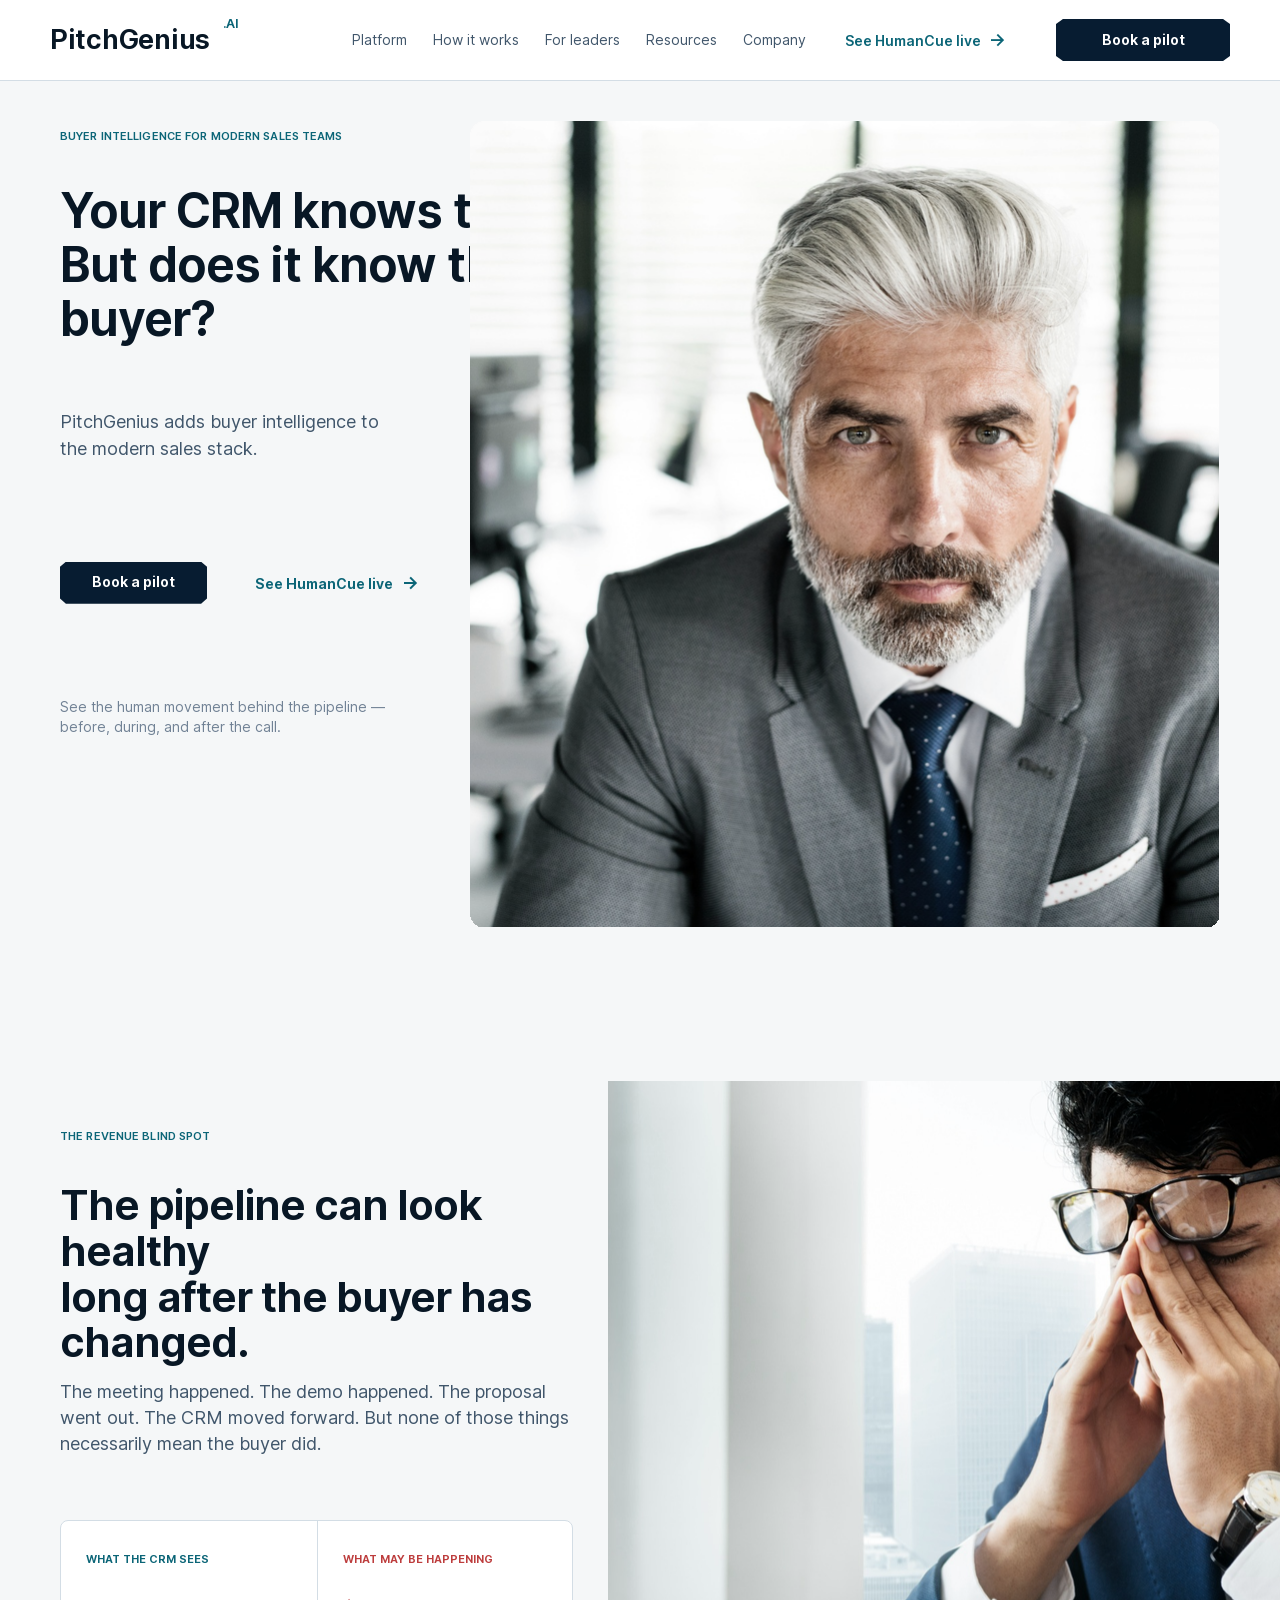
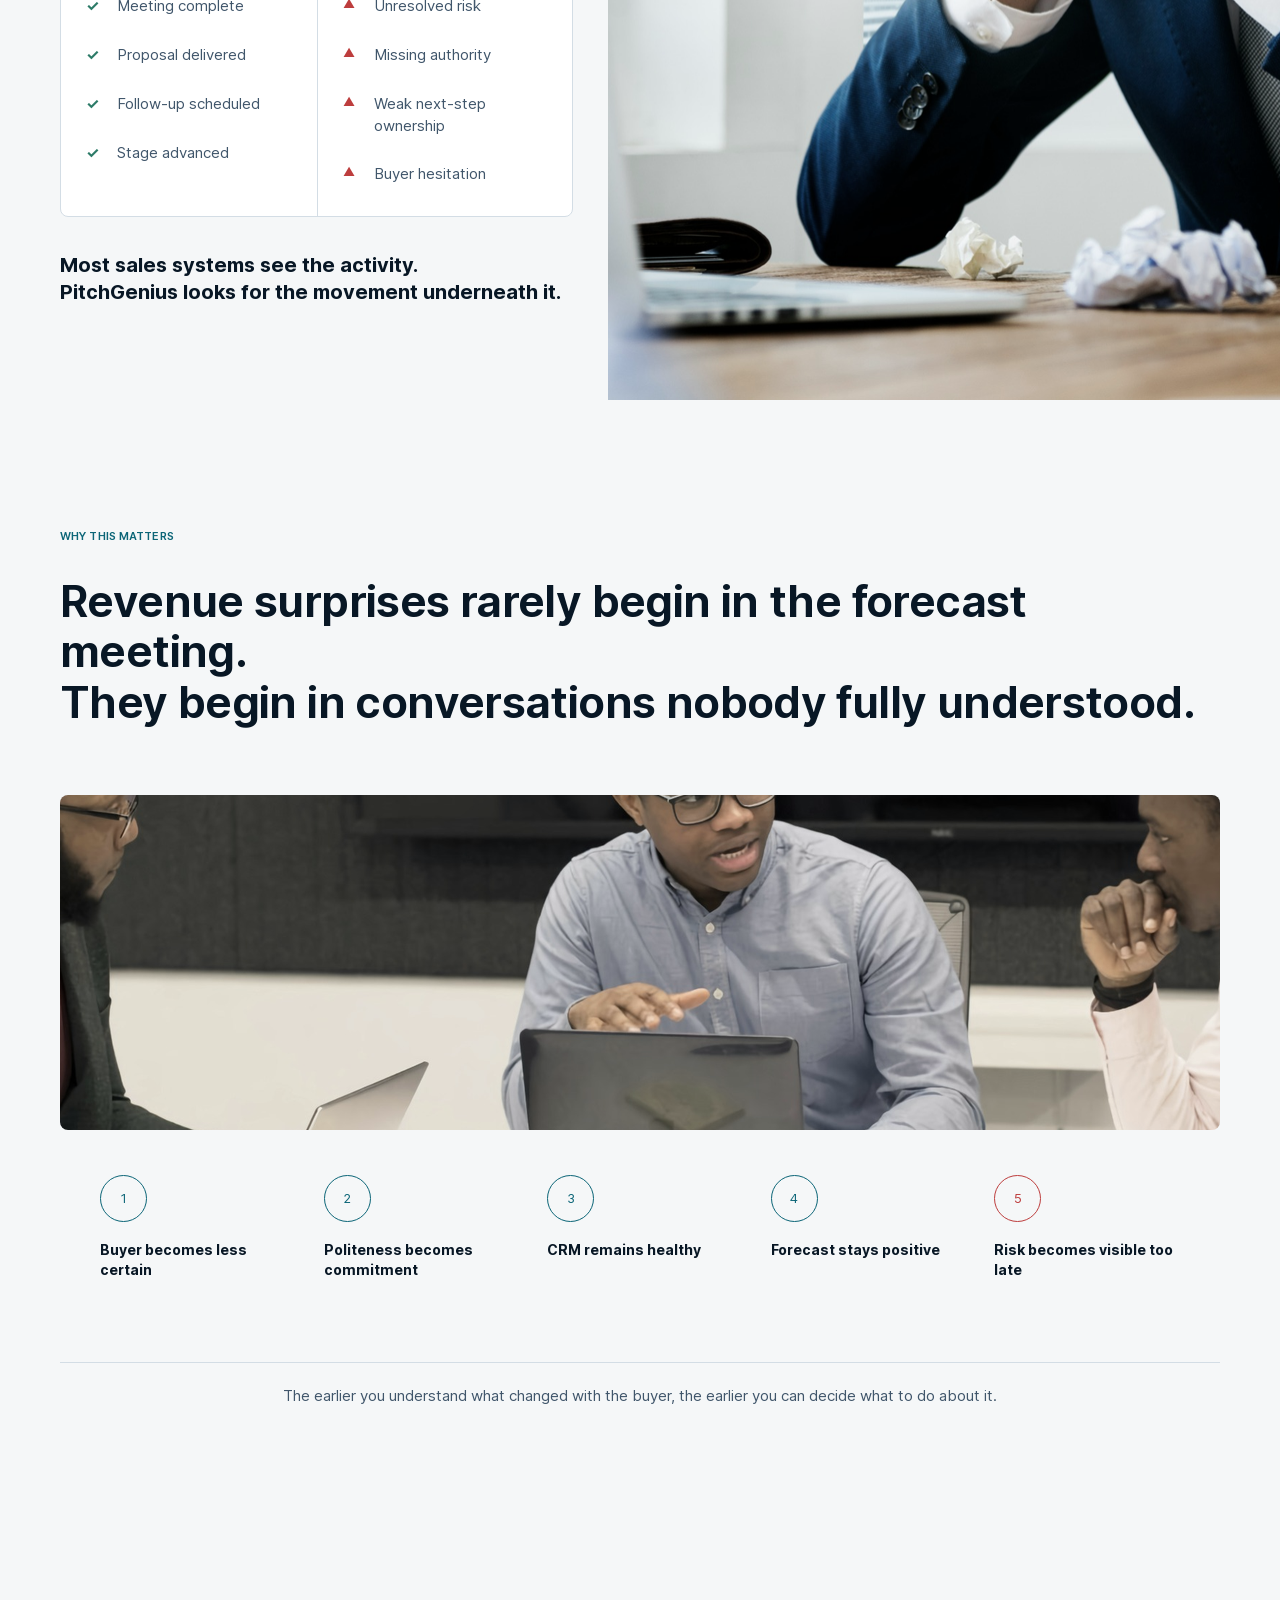
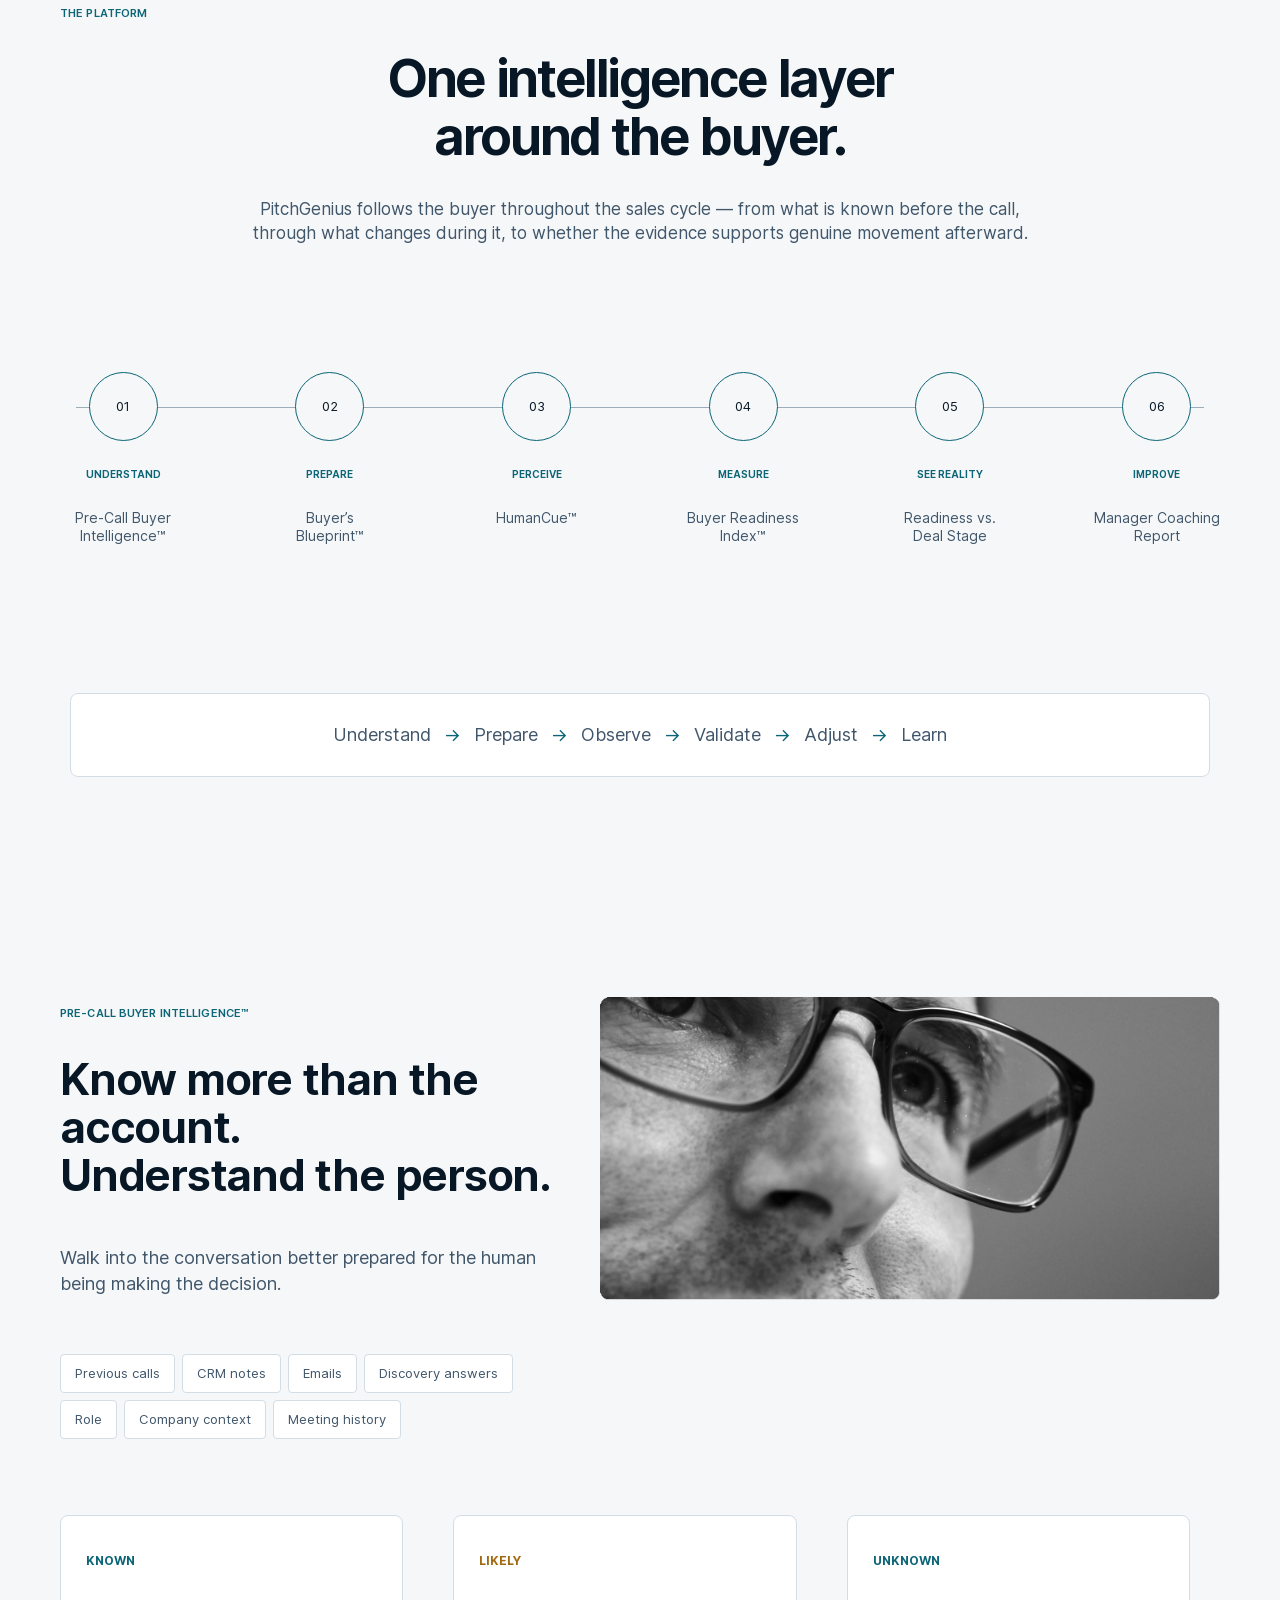
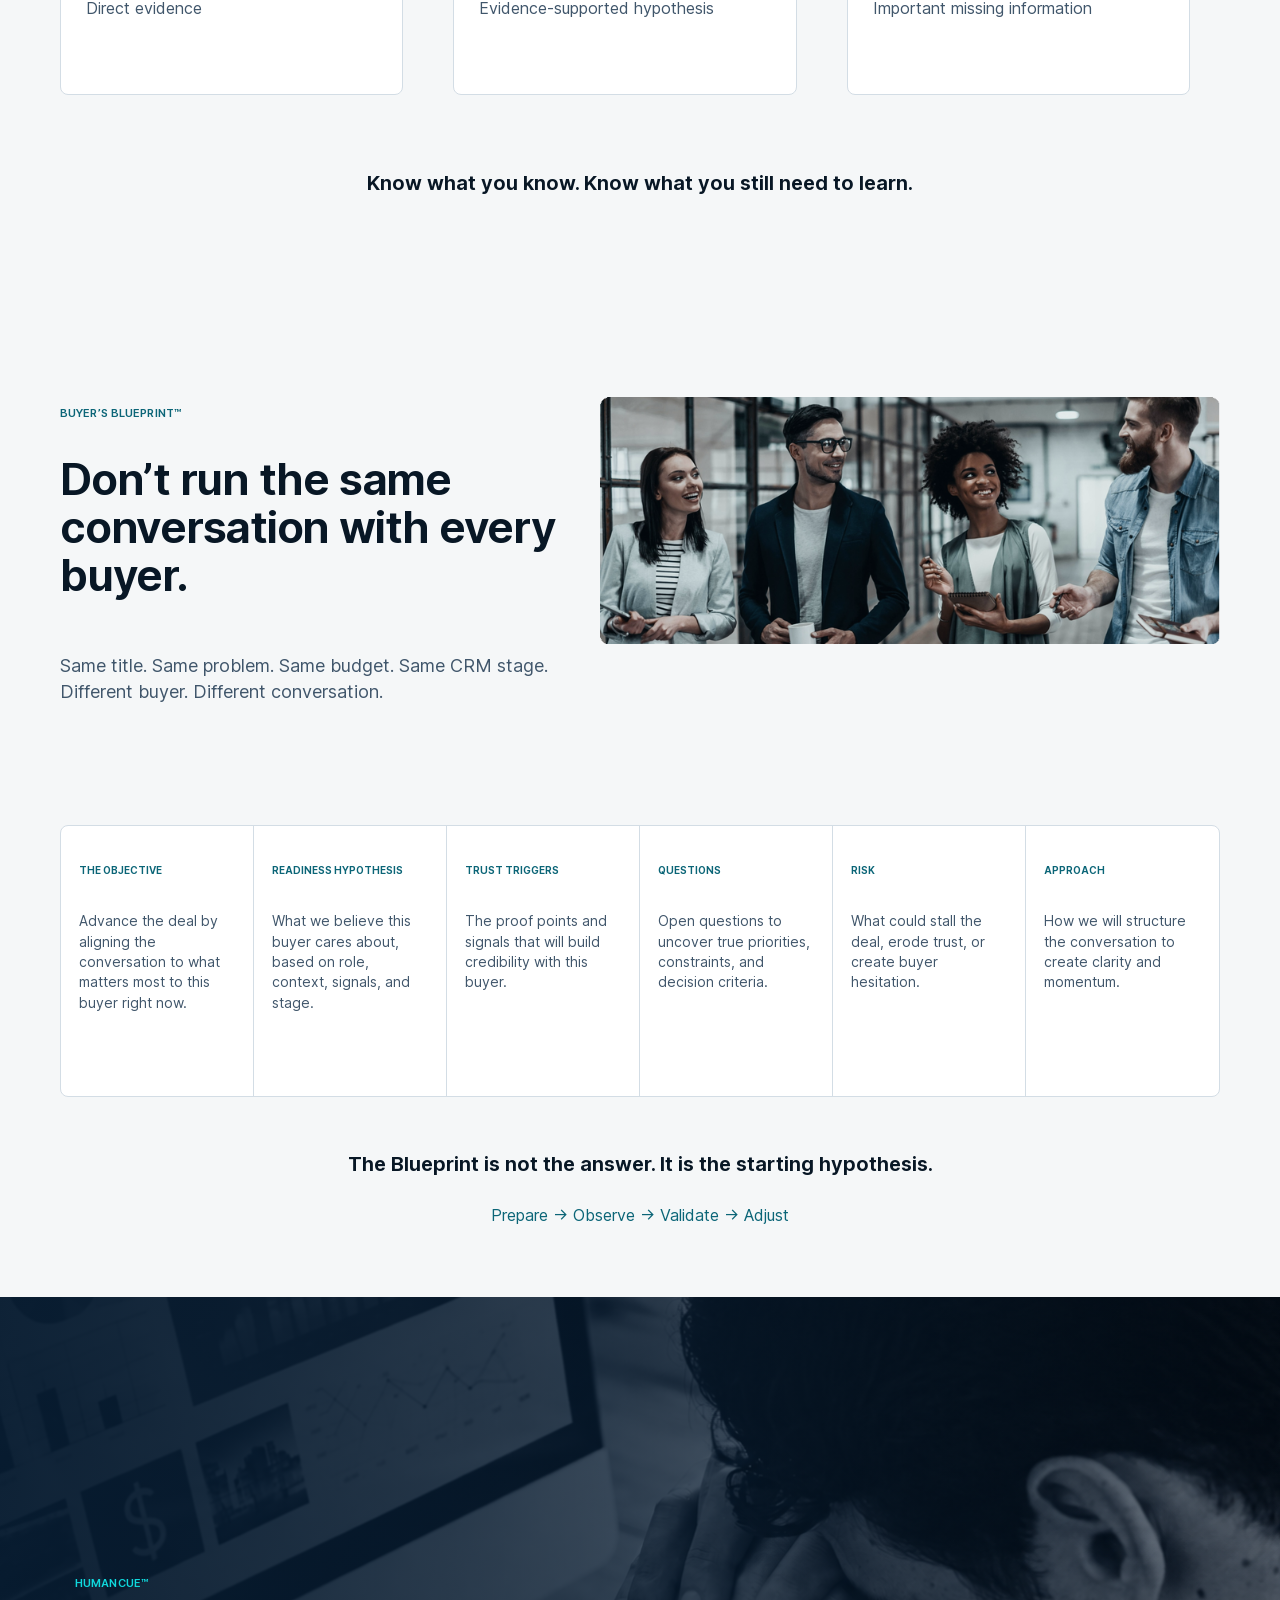
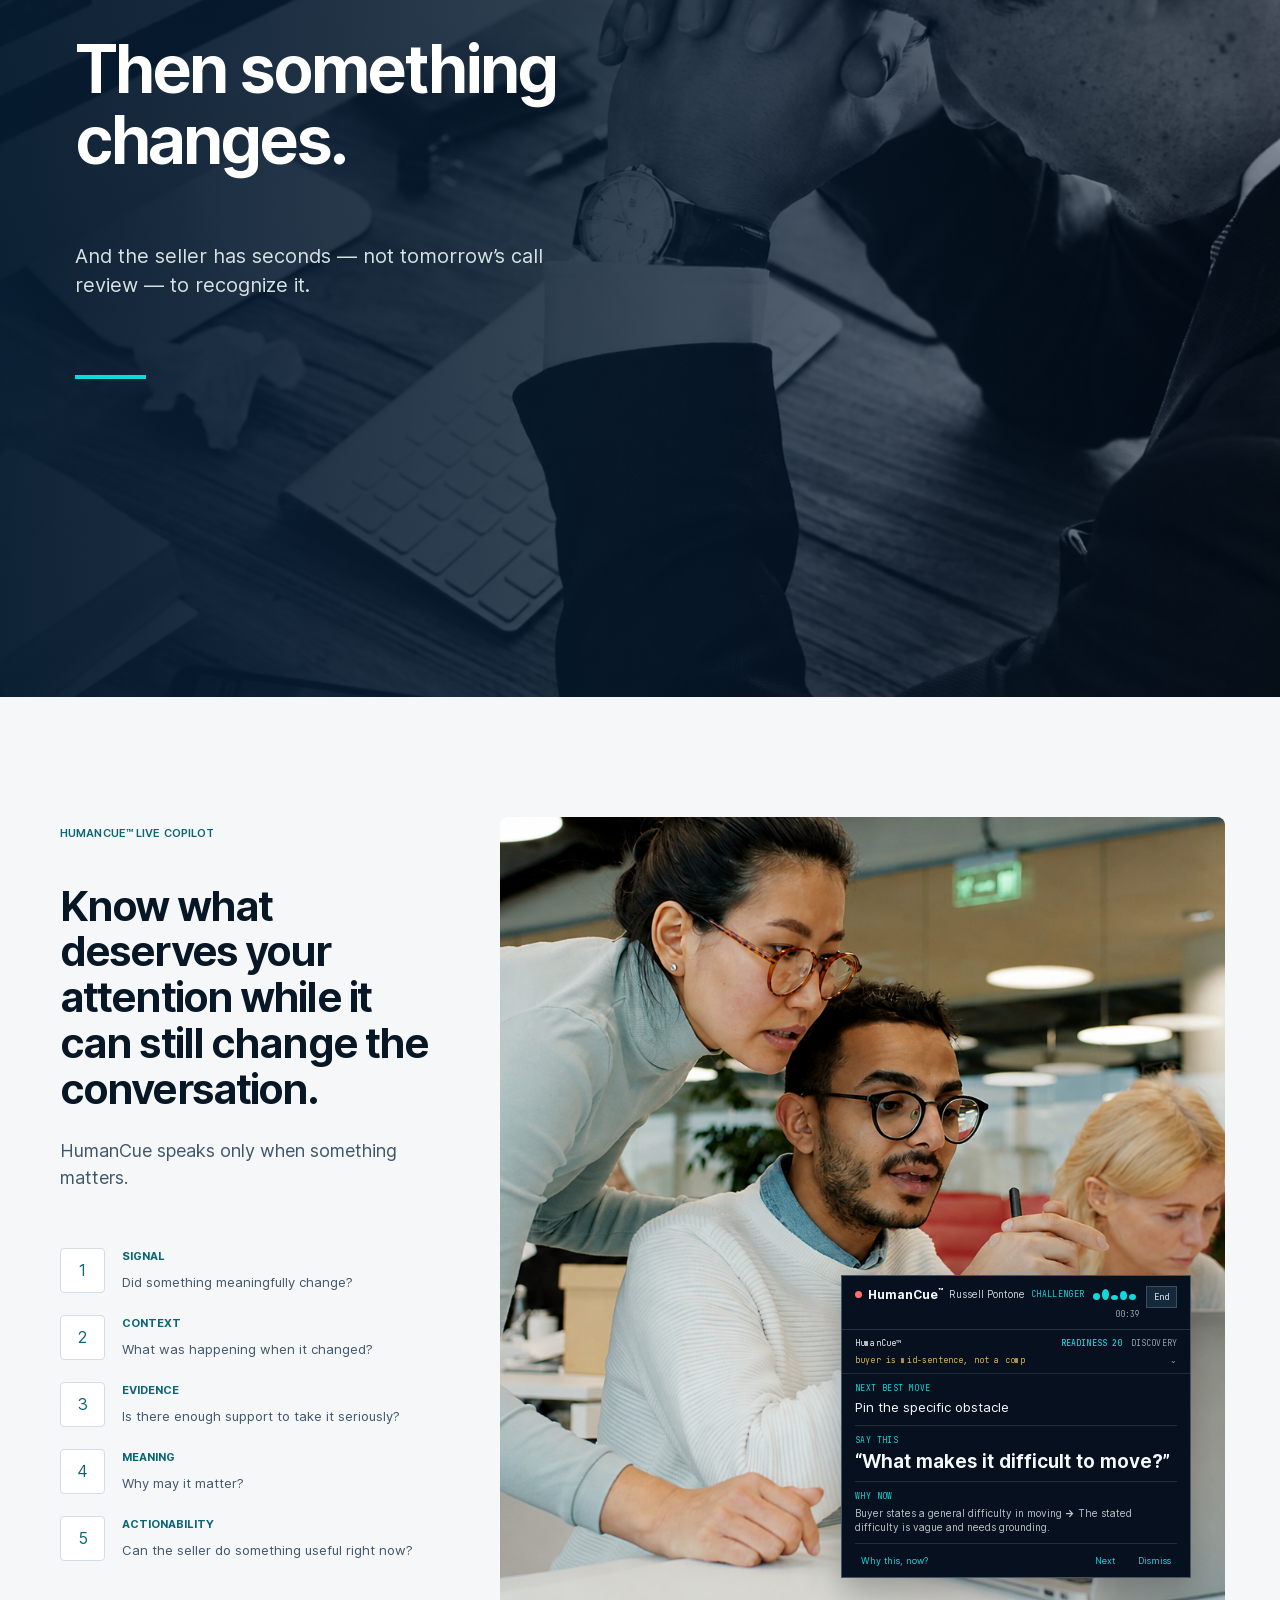
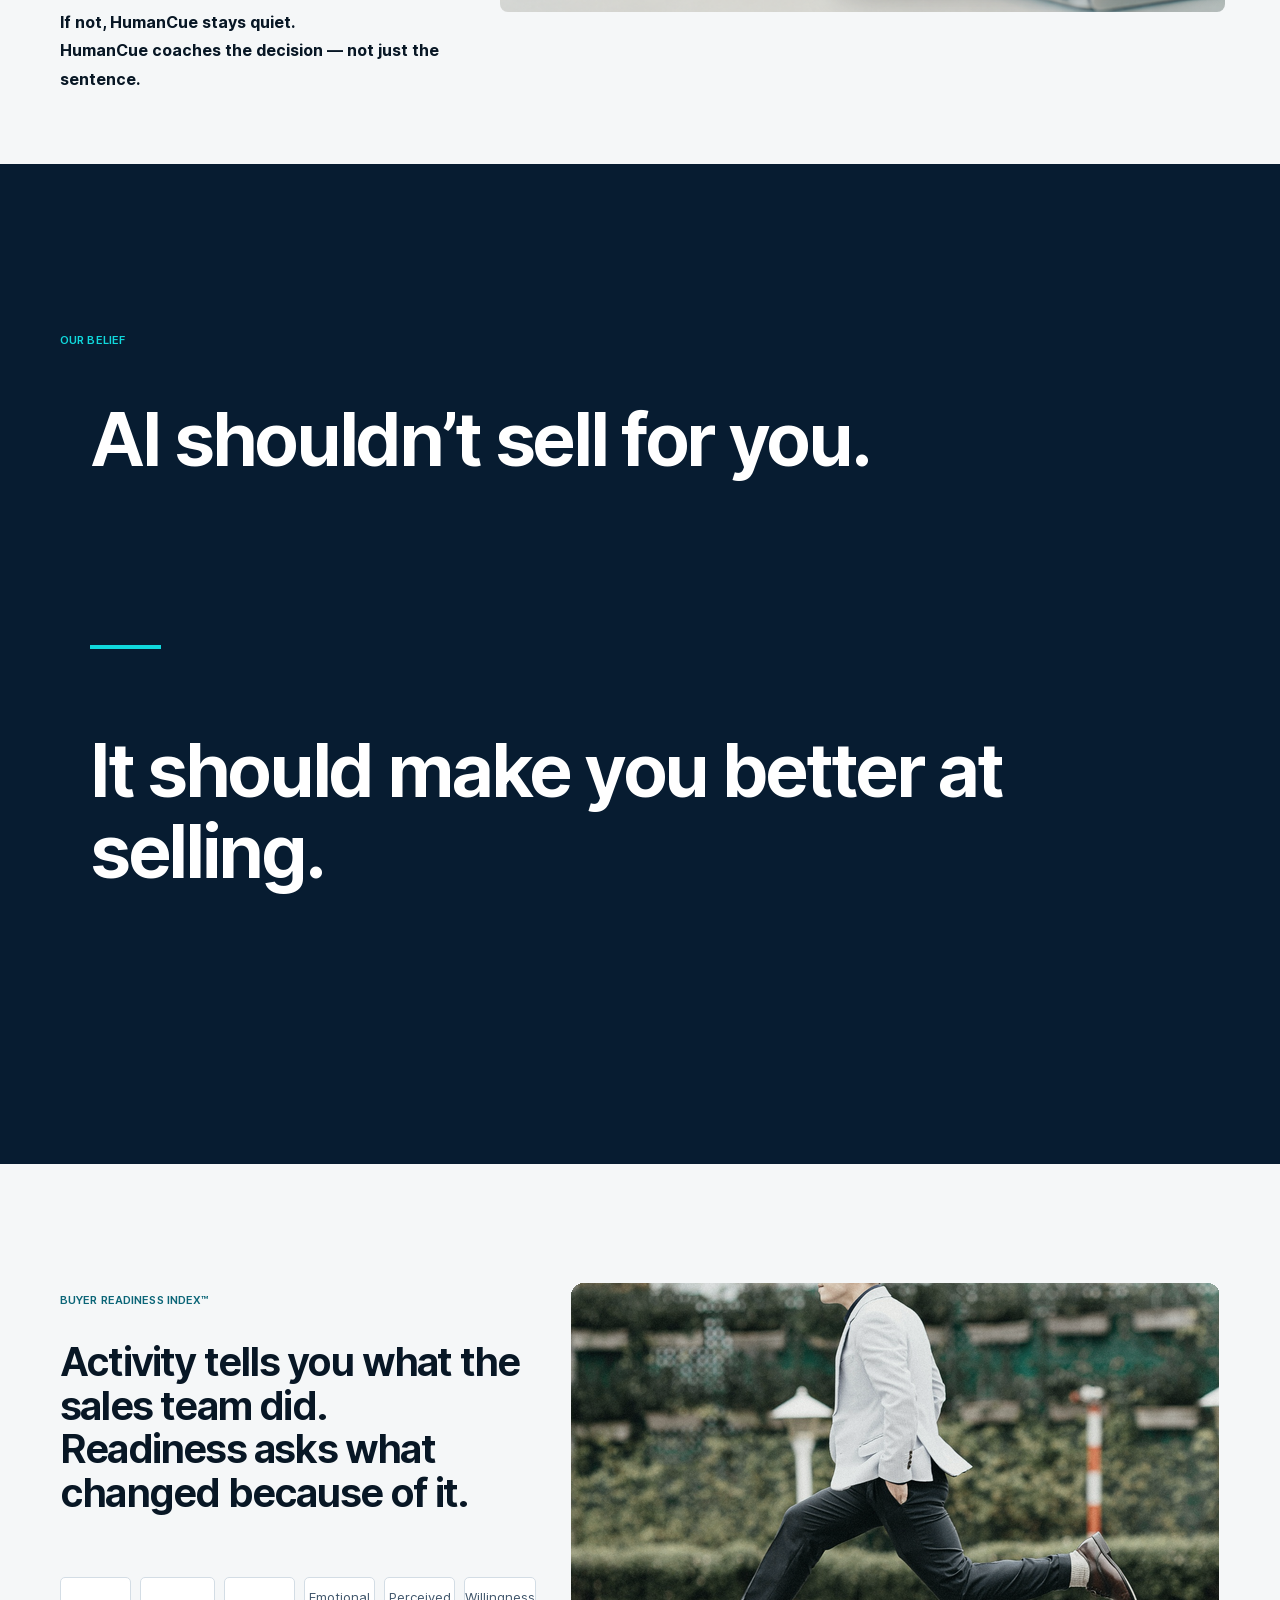
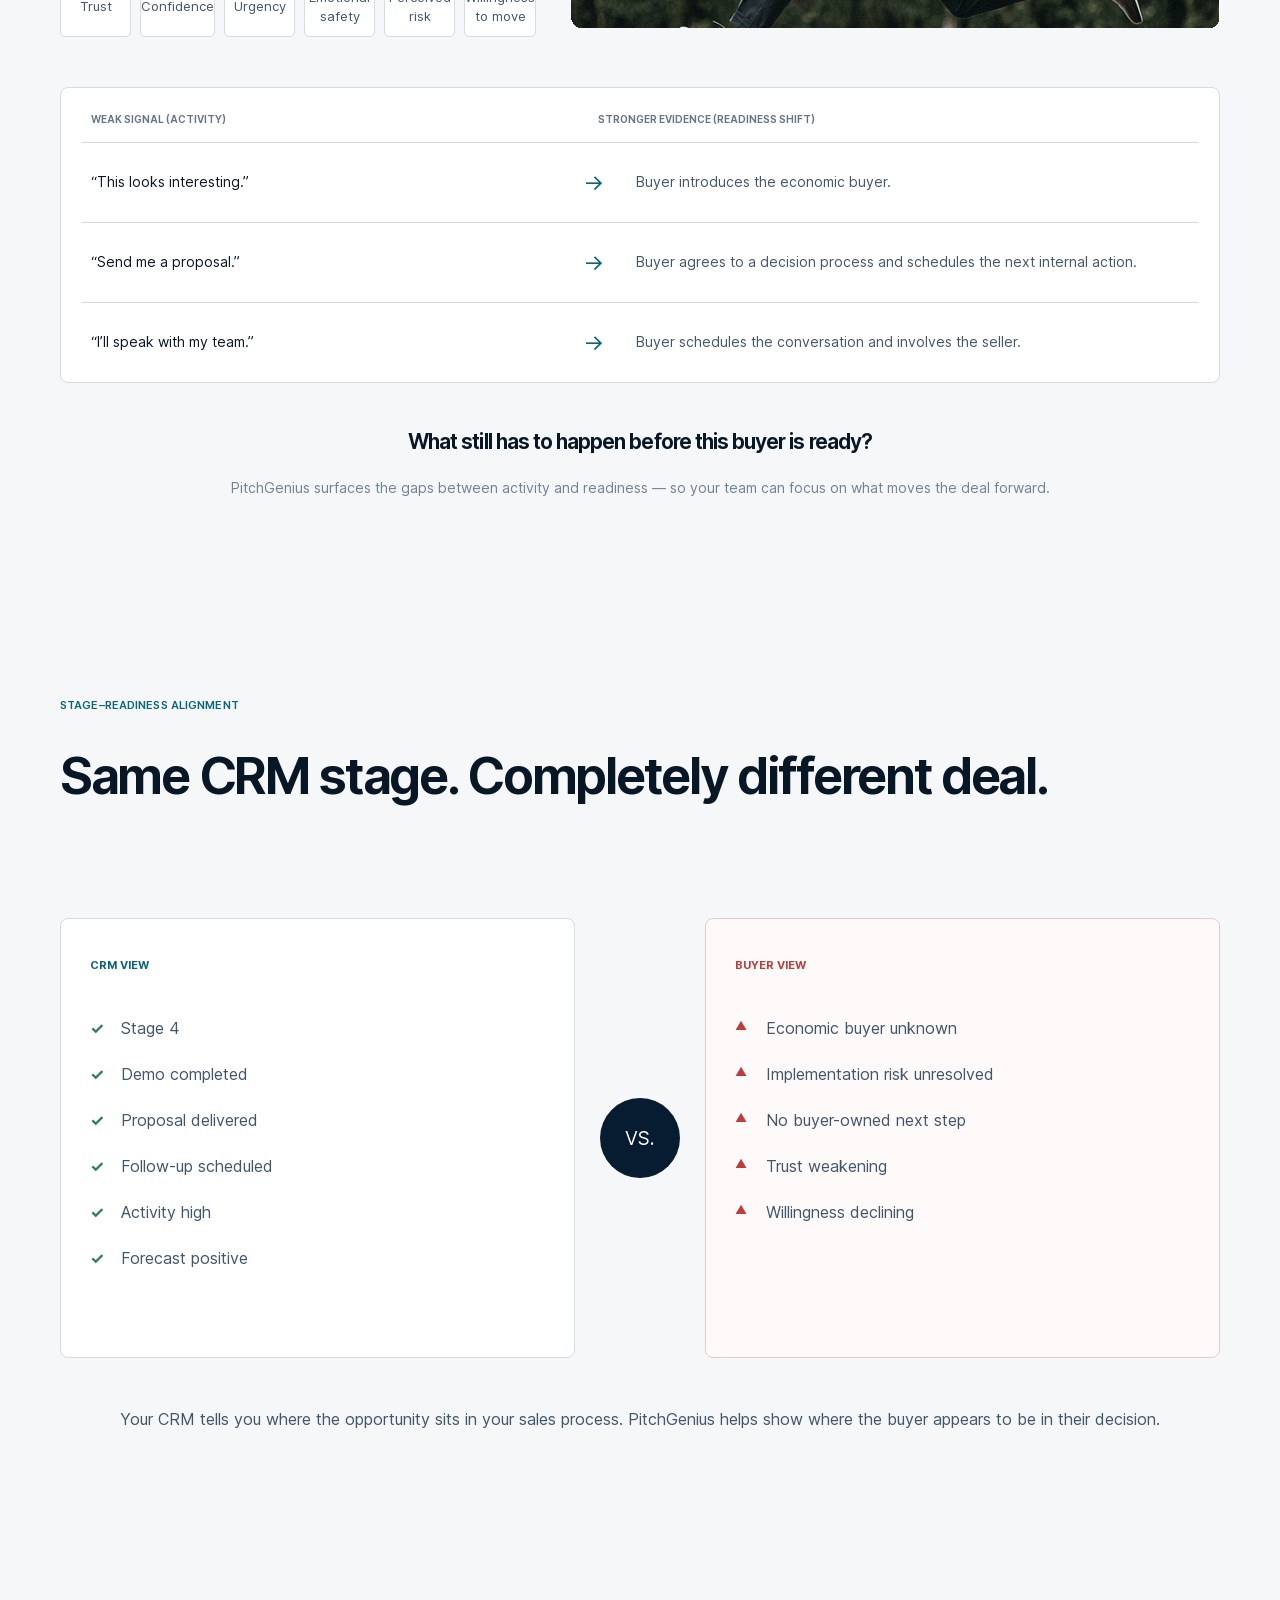
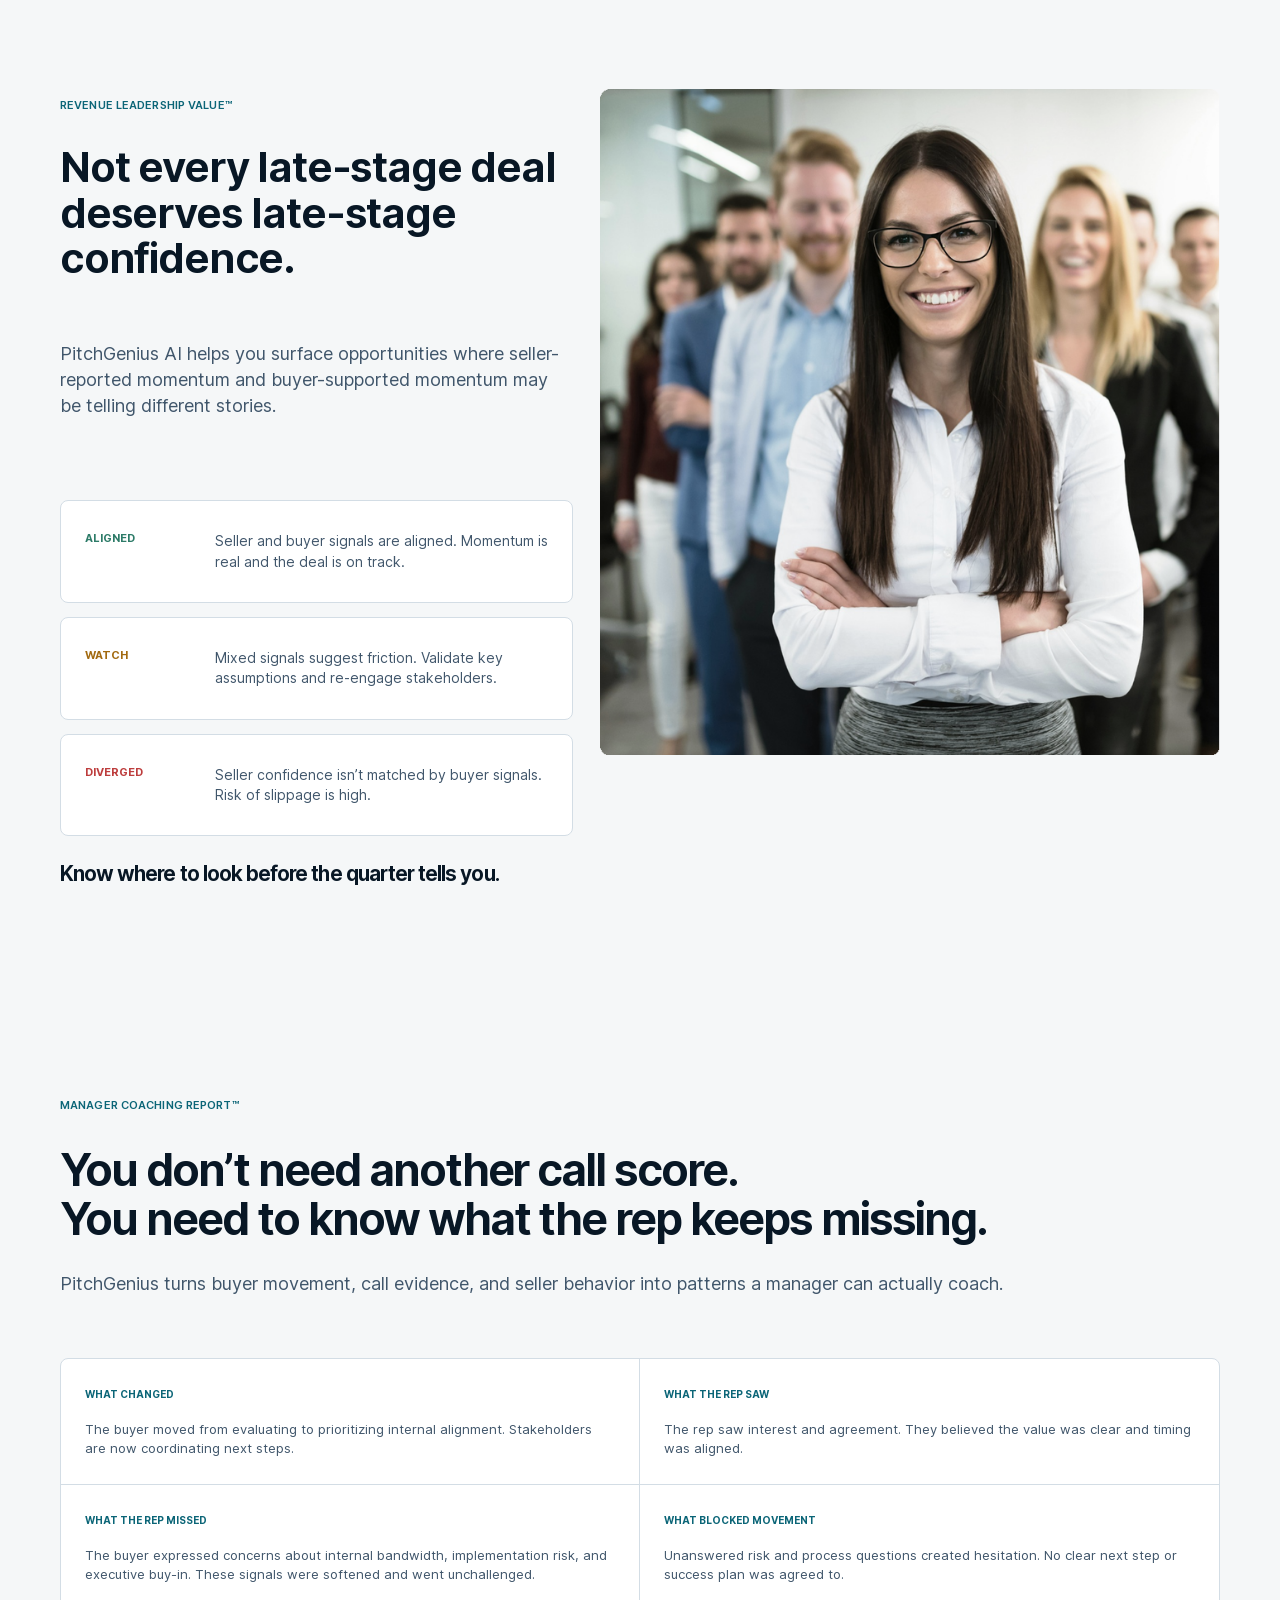
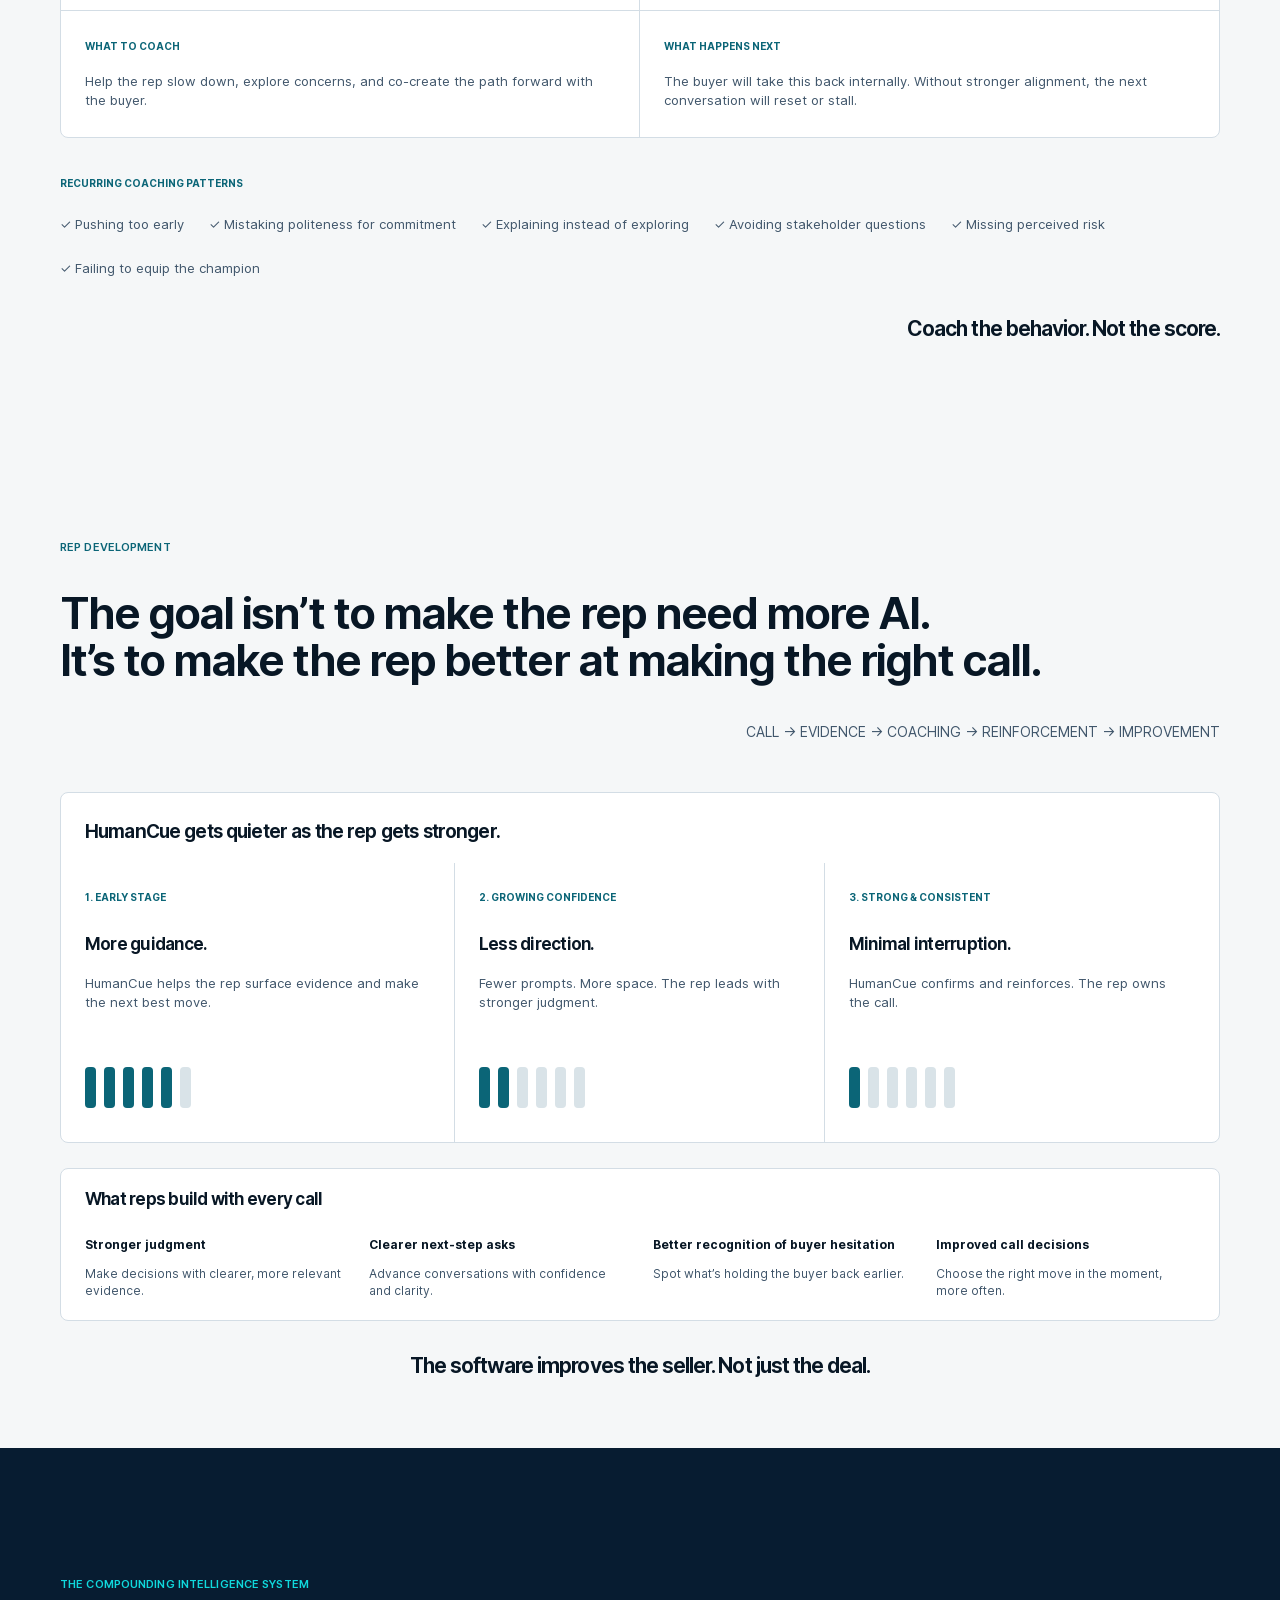
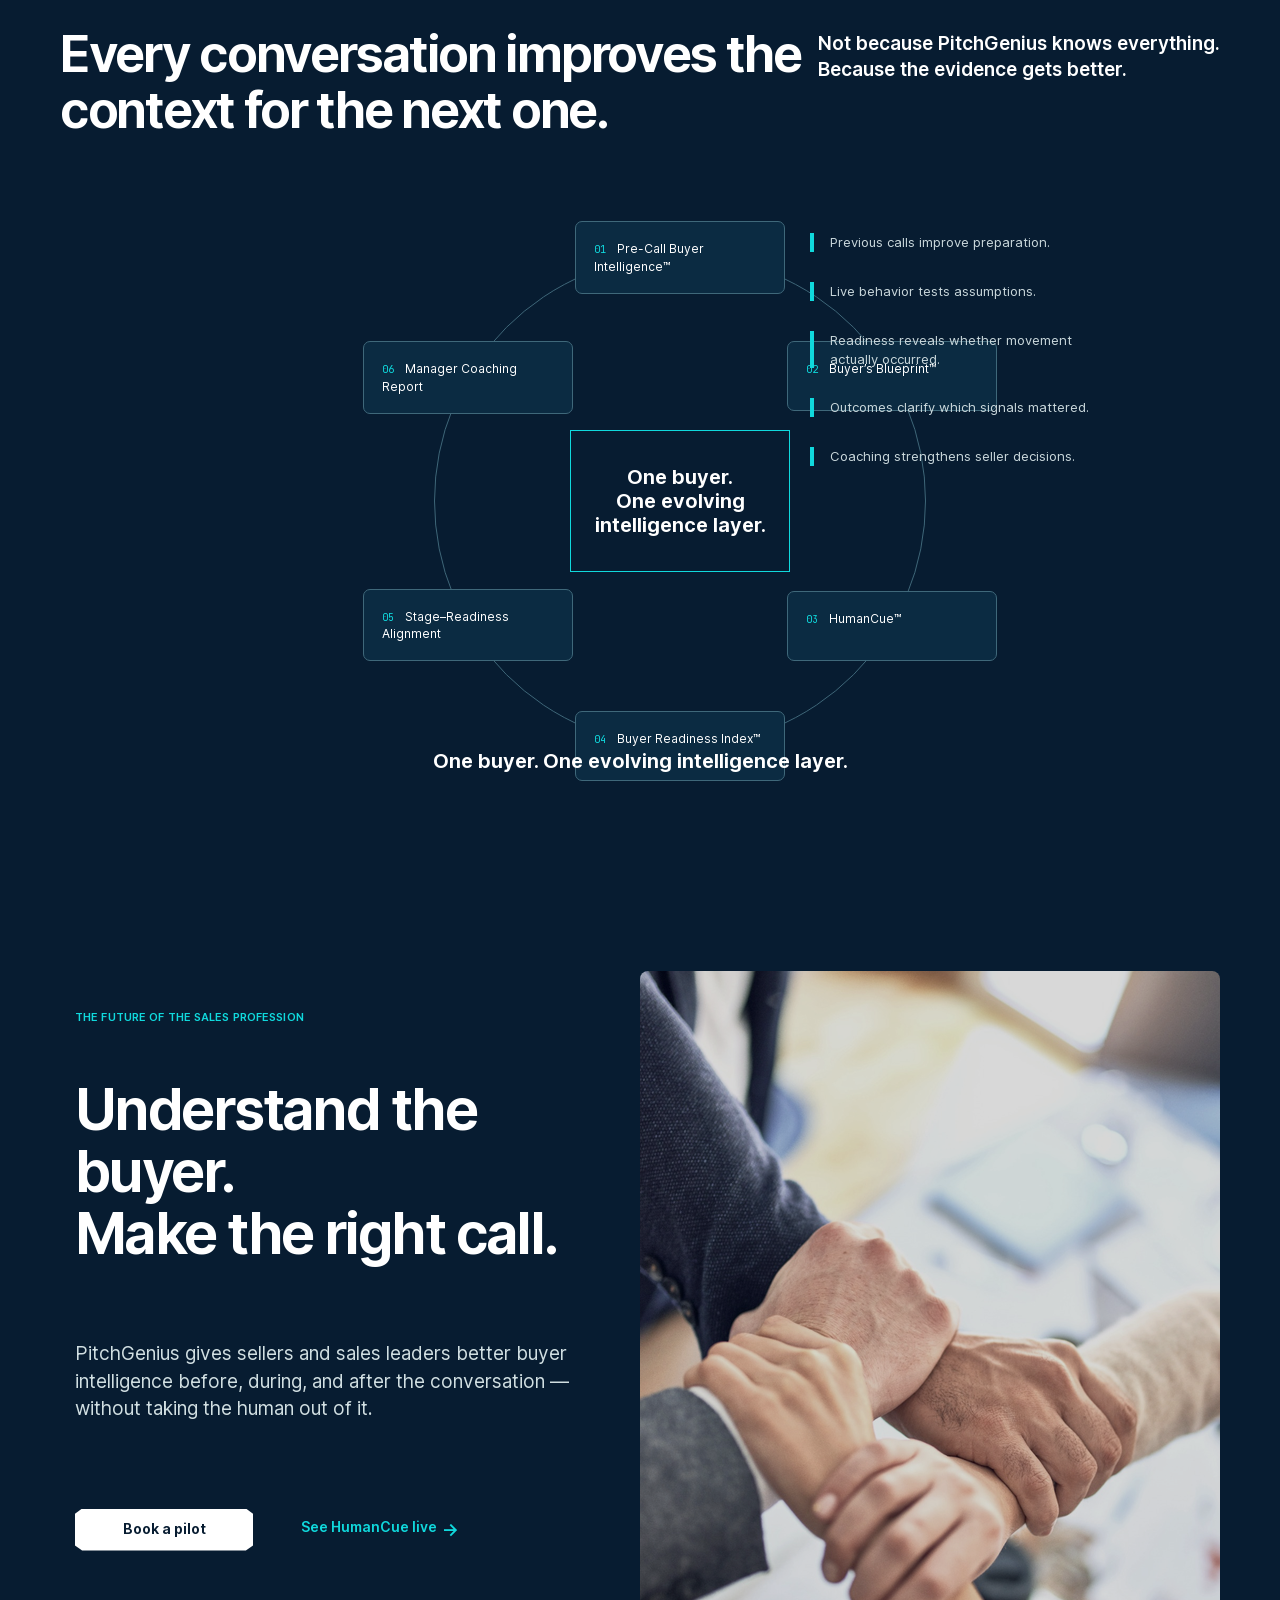
<file: variant-j/site/index.html>
<!doctype html>
<html lang="en">
<head>
  <meta charset="utf-8" />
  <meta name="viewport" content="width=device-width, initial-scale=1" />
  <meta name="description" content="PitchGenius adds buyer intelligence to the modern sales stack." />
  <meta name="theme-color" content="#071c31" />
  <title>PitchGenius.AI — buyer intelligence for modern sales teams</title>
  <link rel="icon" href="assets/g-mark.svg" type="image/svg+xml" />
  <link rel="stylesheet" href="styles.css" />
  <noscript><style>[data-reveal]{opacity:1!important;transform:none!important}</style></noscript>
</head>
<body>
  <a class="skip-link" href="#main">Skip to content</a>
  <header class="site-header" data-header>
    <a class="brand" href="#top" aria-label="PitchGenius.AI home"><span>PitchGenius <sup>.AI</sup></span></a>
    <nav class="site-nav" id="site-menu" aria-label="Primary navigation" data-menu><a href="#system">Platform</a><a href="#blueprint">How it works</a><a href="#coaching">For leaders</a><a href="#evidence">Resources</a><a href="#close">Company</a></nav>
    <div class="header-actions"><a class="header-live" href="#humancue">See HumanCue live <span aria-hidden="true">→</span></a><a class="button button--navy" href="https://pitchgenius.ai">Book a pilot</a><button class="menu-toggle" type="button" aria-expanded="false" aria-controls="site-menu" aria-label="Open navigation" data-menu-toggle><span></span><span></span></button></div>
  </header>

  <main id="main">
    <!-- 01 / Hero -->
    <section class="page page--light hero-page" id="top" data-section="hero">
      <div class="eyebrow" data-reveal>BUYER INTELLIGENCE FOR MODERN SALES TEAMS</div>
      <div class="hero-layout">
        <div class="hero-copy" data-reveal><h1>Your CRM knows the deal.<br>But does it know the<br>buyer?</h1><p>PitchGenius adds buyer intelligence to the modern sales stack.</p><div class="hero-ctas"><a class="button button--navy" href="https://pitchgenius.ai">Book a pilot</a><a class="text-link" href="#humancue">See HumanCue live <span aria-hidden="true">→</span></a></div><p class="hero-foot">See the human movement behind the pipeline — before, during, and after the call.</p></div>
        <figure class="hero-photo" data-reveal style="--delay:.12s"><img src="assets/PitchGenius-Photo-Page-01-Buyer-Hero.png" width="749" height="805" alt="A buyer looking directly at the camera" /></figure>
      </div>
    </section>

    <!-- 02 / Revenue blind spot -->
    <section class="page page--light split-page" id="problem" data-section="problem">
      <div class="split-copy" data-reveal><div class="eyebrow">THE REVENUE BLIND SPOT</div><h2>The pipeline can look healthy<br>long after the buyer has changed.</h2><p>The meeting happened. The demo happened. The proposal went out. The CRM moved forward. But none of those things necessarily mean the buyer did.</p><div class="blind-card"><div><b>WHAT THE CRM SEES</b><ul class="check-list"><li>Meeting complete</li><li>Proposal delivered</li><li>Follow-up scheduled</li><li>Stage advanced</li></ul></div><div class="blind-card__risk"><b>WHAT MAY BE HAPPENING</b><ul class="risk-list"><li>Unresolved risk</li><li>Missing authority</li><li>Weak next-step ownership</li><li>Buyer hesitation</li></ul></div></div><p class="split-bottom"><strong>Most sales systems see the activity.</strong><br><strong>PitchGenius looks for the movement underneath it.</strong></p></div>
      <figure class="split-photo" data-reveal style="--delay:.1s"><img src="assets/PitchGenius-Photo-Page-02-Revenue-Blind-Spot.png" width="840" height="918" alt="A seller thinking at a desk beside a window" /></figure>
    </section>

    <!-- 03 / Why this matters -->
    <section class="page page--light moments-page" id="evidence" data-section="evidence">
      <div class="eyebrow" data-reveal>WHY THIS MATTERS</div><h2 data-reveal>Revenue surprises rarely begin in the forecast meeting.<br>They begin in conversations nobody fully understood.</h2>
      <figure class="wide-photo" data-reveal style="--delay:.08s"><img src="assets/PitchGenius-Photo-Page-03-Forecast-Meeting.png" width="1480" height="335" alt="A team discussing a forecast around a table" /></figure>
      <div class="moments-grid" data-reveal style="--delay:.14s"><article><i>1</i><b>Buyer becomes less certain</b></article><article><i>2</i><b>Politeness becomes commitment</b></article><article><i>3</i><b>CRM remains healthy</b></article><article><i>4</i><b>Forecast stays positive</b></article><article class="moment-risk"><i>5</i><b>Risk becomes visible too late</b></article></div>
      <p class="page-bottom-line" data-reveal>The earlier you understand what changed with the buyer, the earlier you can decide what to do about it.</p>
    </section>

    <!-- 04 / Platform -->
    <section class="page page--light platform-page" id="system" data-section="system">
      <div class="eyebrow" data-reveal>THE PLATFORM</div><div class="center-heading" data-reveal><h2>One intelligence layer<br>around the buyer.</h2><p>PitchGenius follows the buyer throughout the sales cycle — from what is known before the call, through what changes during it, to whether the evidence supports genuine movement afterward.</p></div>
      <ol class="platform-flow" data-reveal style="--delay:.1s"><li><i>01</i><b>UNDERSTAND</b><span>Pre-Call Buyer<br>Intelligence™</span></li><li><i>02</i><b>PREPARE</b><span>Buyer’s<br>Blueprint™</span></li><li><i>03</i><b>PERCEIVE</b><span>HumanCue™</span></li><li><i>04</i><b>MEASURE</b><span>Buyer Readiness<br>Index™</span></li><li><i>05</i><b>SEE REALITY</b><span>Readiness vs.<br>Deal Stage</span></li><li><i>06</i><b>IMPROVE</b><span>Manager Coaching<br>Report</span></li></ol>
      <div class="platform-loop" data-reveal style="--delay:.18s">Understand <span>→</span> Prepare <span>→</span> Observe <span>→</span> Validate <span>→</span> Adjust <span>→</span> Learn</div>
    </section>

    <!-- 05 / Pre-call -->
    <section class="page page--light split-page precall-page" id="precall" data-section="precall">
      <div class="split-copy" data-reveal><div class="eyebrow">PRE-CALL BUYER INTELLIGENCE™</div><h2>Know more than the account.<br>Understand the person.</h2><p>Walk into the conversation better prepared for the human being making the decision.</p><div class="source-chips"><span>Previous calls</span><span>CRM notes</span><span>Emails</span><span>Discovery answers</span><span>Role</span><span>Company context</span><span>Meeting history</span></div></div><figure class="split-photo" data-reveal style="--delay:.1s"><img src="assets/PitchGenius-Photo-Page-05-Pre-Call-Intelligence.png" width="779" height="381" alt="A close view of a buyer listening" /></figure>
      <div class="state-cards" data-reveal style="--delay:.18s"><article><b>KNOWN</b><p>Direct evidence</p></article><article><b>LIKELY</b><p>Evidence-supported hypothesis</p></article><article><b>UNKNOWN</b><p>Important missing information</p></article></div><p class="state-bottom" data-reveal>Know what you know. Know what you still need to learn.</p>
    </section>

    <!-- 06 / Blueprint -->
    <section class="page page--light split-page blueprint-page" id="blueprint" data-section="blueprint">
      <div class="split-copy" data-reveal><div class="eyebrow">BUYER’S BLUEPRINT™</div><h2>Don’t run the same<br>conversation with every buyer.</h2><p>Same title. Same problem. Same budget. Same CRM stage. Different buyer. Different conversation.</p></div><figure class="split-photo" data-reveal style="--delay:.1s"><img src="assets/PitchGenius-Photo-Page-06-Buyers-Blueprint.png" width="779" height="310" alt="A group of colleagues in conversation" /></figure>
      <div class="blueprint-table" data-reveal style="--delay:.18s"><article><b>THE OBJECTIVE</b><p>Advance the deal by aligning the conversation to what matters most to this buyer right now.</p></article><article><b>READINESS HYPOTHESIS</b><p>What we believe this buyer cares about, based on role, context, signals, and stage.</p></article><article><b>TRUST TRIGGERS</b><p>The proof points and signals that will build credibility with this buyer.</p></article><article><b>QUESTIONS</b><p>Open questions to uncover true priorities, constraints, and decision criteria.</p></article><article><b>RISK</b><p>What could stall the deal, erode trust, or create buyer hesitation.</p></article><article><b>APPROACH</b><p>How we will structure the conversation to create clarity and momentum.</p></article></div><p class="state-bottom" data-reveal>The Blueprint is not the answer. It is the starting hypothesis.</p><p class="blueprint-cycle" data-reveal>Prepare → Observe → Validate → Adjust</p>
    </section>

    <!-- 07 / Transition -->
    <section class="page page--photo transition-page" id="cue-transition" data-section="transition"><img src="assets/PitchGenius-Photo-Page-07-Live-Moment.png" width="1586" height="992" alt="A seller listening during a live sales conversation" /><div class="photo-overlay"></div><div class="transition-copy" data-reveal><div class="eyebrow eyebrow--light">HUMANCUE™</div><h2>Then something<br>changes.</h2><p>And the seller has seconds — not tomorrow’s call review — to recognize it.</p><span class="cyan-rule"></span></div></section>

    <!-- 08 / HumanCue -->
    <section class="page page--light humancue-page" id="humancue" data-section="humancue">
      <div class="humancue-copy" data-reveal><div class="eyebrow">HUMANCUE™ LIVE COPILOT</div><h2>Know what deserves your attention while it can still change the conversation.</h2><p>HumanCue speaks only when something matters.</p><ol class="cue-criteria"><li><i>1</i><div><b>SIGNAL</b><span>Did something meaningfully change?</span></div></li><li><i>2</i><div><b>CONTEXT</b><span>What was happening when it changed?</span></div></li><li><i>3</i><div><b>EVIDENCE</b><span>Is there enough support to take it seriously?</span></div></li><li><i>4</i><div><b>MEANING</b><span>Why may it matter?</span></div></li><li><i>5</i><div><b>ACTIONABILITY</b><span>Can the seller do something useful right now?</span></div></li></ol><p class="cue-quiet"><strong>If not, HumanCue stays quiet.</strong><br><strong>HumanCue coaches the decision — not just the sentence.</strong></p></div>
      <figure class="cue-photo" data-reveal style="--delay:.1s"><img src="assets/PitchGenius-Photo-Page-08-HumanCue-Collaboration.png" width="1536" height="1024" alt="A team collaborating around a laptop" /><figcaption>HumanCue / live context</figcaption><article class="cue-card" data-hc-card><header data-hc-handle tabindex="0"><div class="cue-head-main"><i aria-hidden="true"></i><strong>HumanCue<sup>™</sup></strong><span class="cue-person">Russell Pontone</span><b>CHALLENGER</b><span class="cue-mini-wave" aria-label="Live audio"><i></i><i></i><i></i><i></i><i></i></span><span class="cue-timer">00:39</span></div><button class="cue-end" type="button" data-cue-end aria-label="End live cue demo">End</button></header><div class="cue-meta"><span>HumanCue™</span><em>buyer is mid-sentence, not a comp</em><b>READINESS 20</b><span>DISCOVERY</span><button type="button" data-detail-toggle aria-expanded="false" aria-controls="cue-detail" aria-label="Show cue context">⌄</button></div><div class="cue-card__body"><section><small>NEXT BEST MOVE</small><p>Pin the specific obstacle</p></section><section><small>SAY THIS</small><p>“What makes it difficult to move?”</p></section><section class="cue-why"><small>WHY NOW</small><p>Buyer states a general difficulty in moving <b>→</b> The stated difficulty is vague and needs grounding.</p></section></div><footer><button type="button" data-detail-toggle aria-expanded="false" aria-controls="cue-detail">Why this, now?</button><span><button type="button" data-cue-next>Next</button><button type="button" data-cue-dismiss>Dismiss</button></span></footer><div class="cue-detail" id="cue-detail" hidden><b>Trust</b> not measured · <b>Willingness</b> not measured · <b>Reached</b> Discovery</div><div class="cue-status" hidden data-cue-status aria-live="polite">HumanCue stays quiet until there is a useful, evidenced next move. <button type="button" data-cue-reset>Bring cue back</button></div></article></figure>
    </section>

    <!-- 09 / Belief -->
    <section class="page page--navy belief-page" id="belief" data-section="belief"><div class="eyebrow eyebrow--light" data-reveal>OUR BELIEF</div><div class="belief-copy" data-reveal><h2>AI shouldn’t sell for you.</h2><span class="cyan-rule"></span><h2>It should make you better at selling.</h2></div></section>

    <!-- 10 / Readiness -->
    <section class="page page--light readiness-page" id="readiness" data-section="readiness"><div class="eyebrow" data-reveal>BUYER READINESS INDEX™</div><div class="readiness-top"><div class="readiness-copy" data-reveal><h2>Activity tells you what the sales team did.<br>Readiness asks what changed because of it.</h2><div class="readiness-tabs" data-reveal style="--delay:.15s"><span>Trust</span><span>Confidence</span><span>Urgency</span><span>Emotional safety</span><span>Perceived risk</span><span>Willingness to move</span></div></div><figure data-reveal style="--delay:.1s"><img src="assets/PitchGenius-Photo-Page-10-Buyer-Readiness-Movement.png" width="649" height="345" alt="A person moving purposefully through a city" /></figure></div><div class="readiness-evidence" data-reveal style="--delay:.2s"><header><span>WEAK SIGNAL (ACTIVITY)</span><span>STRONGER EVIDENCE (READINESS SHIFT)</span></header><div><p>“This looks interesting.”</p><b>→</b><p>Buyer introduces the economic buyer.</p></div><div><p>“Send me a proposal.”</p><b>→</b><p>Buyer agrees to a decision process and schedules the next internal action.</p></div><div><p>“I’ll speak with my team.”</p><b>→</b><p>Buyer schedules the conversation and involves the seller.</p></div></div><h3 class="readiness-bottom" data-reveal>What still has to happen before this buyer is ready?</h3><p class="readiness-note" data-reveal>PitchGenius surfaces the gaps between activity and readiness — so your team can focus on what moves the deal forward.</p></section>

    <!-- 11 / Alignment -->
    <section class="page page--light alignment-page" id="alignment" data-section="alignment"><div class="eyebrow" data-reveal>STAGE–READINESS ALIGNMENT</div><h2 data-reveal>Same CRM stage. Completely different deal.</h2><div class="alignment-panels" data-reveal style="--delay:.12s"><article><b>CRM VIEW</b><ul class="check-list"><li>Stage 4</li><li>Demo completed</li><li>Proposal delivered</li><li>Follow-up scheduled</li><li>Activity high</li><li>Forecast positive</li></ul></article><div class="vs">VS.</div><article class="buyer-view"><b>BUYER VIEW</b><ul class="risk-list"><li>Economic buyer unknown</li><li>Implementation risk unresolved</li><li>No buyer-owned next step</li><li>Trust weakening</li><li>Willingness declining</li></ul></article></div><p class="alignment-bottom" data-reveal>Your CRM tells you where the opportunity sits in your sales process. PitchGenius helps show where the buyer appears to be in their decision.</p></section>

    <!-- 12 / Revenue leadership -->
    <section class="page page--light split-page leadership-page" id="leadership" data-section="leadership"><div class="split-copy" data-reveal><div class="eyebrow">REVENUE LEADERSHIP VALUE™</div><h2>Not every late-stage deal deserves late-stage confidence.</h2><p>PitchGenius AI helps you surface opportunities where seller-reported momentum and buyer-supported momentum may be telling different stories.</p><div class="leadership-states"><article><b>ALIGNED</b><p>Seller and buyer signals are aligned. Momentum is real and the deal is on track.</p></article><article><b>WATCH</b><p>Mixed signals suggest friction. Validate key assumptions and re-engage stakeholders.</p></article><article><b>DIVERGED</b><p>Seller confidence isn’t matched by buyer signals. Risk of slippage is high.</p></article></div><h3>Know where to look before the quarter tells you.</h3></div><figure class="split-photo" data-reveal style="--delay:.1s"><img src="assets/PitchGenius-Photo-Page-12-Revenue-Leadership.png" width="749" height="805" alt="A revenue leader standing with her team" /></figure></section>

    <!-- 13 / Coaching -->
    <section class="page page--light coaching-page" id="coaching" data-section="coaching"><div class="eyebrow" data-reveal>MANAGER COACHING REPORT™</div><h2 data-reveal>You don’t need another call score.<br>You need to know what the rep keeps missing.</h2><p class="coaching-intro" data-reveal>PitchGenius turns buyer movement, call evidence, and seller behavior into patterns a manager can actually coach.</p><div class="coaching-grid" data-reveal style="--delay:.12s"><article><b>WHAT CHANGED</b><p>The buyer moved from evaluating to prioritizing internal alignment. Stakeholders are now coordinating next steps.</p></article><article><b>WHAT THE REP SAW</b><p>The rep saw interest and agreement. They believed the value was clear and timing was aligned.</p></article><article><b>WHAT THE REP MISSED</b><p>The buyer expressed concerns about internal bandwidth, implementation risk, and executive buy-in. These signals were softened and went unchallenged.</p></article><article><b>WHAT BLOCKED MOVEMENT</b><p>Unanswered risk and process questions created hesitation. No clear next step or success plan was agreed to.</p></article><article><b>WHAT TO COACH</b><p>Help the rep slow down, explore concerns, and co-create the path forward with the buyer.</p></article><article><b>WHAT HAPPENS NEXT</b><p>The buyer will take this back internally. Without stronger alignment, the next conversation will reset or stall.</p></article></div><div class="patterns" data-reveal style="--delay:.18s"><b>RECURRING COACHING PATTERNS</b><span>✓ Pushing too early</span><span>✓ Mistaking politeness for commitment</span><span>✓ Explaining instead of exploring</span><span>✓ Avoiding stakeholder questions</span><span>✓ Missing perceived risk</span><span>✓ Failing to equip the champion</span></div><h3 class="coaching-bottom" data-reveal>Coach the behavior. Not the score.</h3></section>

    <!-- 14 / Rep development -->
    <section class="page page--light development-page" id="development" data-section="development"><div class="eyebrow" data-reveal>REP DEVELOPMENT</div><h2 data-reveal>The goal isn’t to make the rep need more AI.<br>It’s to make the rep better at making the right call.</h2><p class="development-cycle" data-reveal>CALL → EVIDENCE → COACHING → REINFORCEMENT → IMPROVEMENT</p><div class="development-card" data-reveal style="--delay:.12s"><h3>HumanCue gets quieter as the rep gets stronger.</h3><div class="development-columns"><article><b>1. EARLY STAGE</b><h4>More guidance.</h4><p>HumanCue helps the rep surface evidence and make the next best move.</p><div class="prompt-bars bars-five"><i></i><i></i><i></i><i></i><i></i><i></i></div></article><article><b>2. GROWING CONFIDENCE</b><h4>Less direction.</h4><p>Fewer prompts. More space. The rep leads with stronger judgment.</p><div class="prompt-bars bars-two"><i></i><i></i><i></i><i></i><i></i><i></i></div></article><article><b>3. STRONG &amp; CONSISTENT</b><h4>Minimal interruption.</h4><p>HumanCue confirms and reinforces. The rep owns the call.</p><div class="prompt-bars bars-one"><i></i><i></i><i></i><i></i><i></i><i></i></div></article></div></div><div class="development-benefits" data-reveal style="--delay:.18s"><h3>What reps build with every call</h3><div><article><b>Stronger judgment</b><p>Make decisions with clearer, more relevant evidence.</p></article><article><b>Clearer next-step asks</b><p>Advance conversations with confidence and clarity.</p></article><article><b>Better recognition of buyer hesitation</b><p>Spot what’s holding the buyer back earlier.</p></article><article><b>Improved call decisions</b><p>Choose the right move in the moment, more often.</p></article></div></div><h3 class="development-bottom" data-reveal>The software improves the seller. Not just the deal.</h3></section>

    <!-- 15 / Intelligence loop -->
    <section class="page page--navy loop-page" id="loop" data-section="loop"><div class="eyebrow eyebrow--light" data-reveal>THE COMPOUNDING INTELLIGENCE SYSTEM</div><div class="loop-heading" data-reveal><h2>Every conversation improves the<br>context for the next one.</h2><p>Not because PitchGenius knows everything.<br>Because the evidence gets better.</p></div><div class="loop-orbit" data-reveal style="--delay:.1s"><div class="orbit-core">One buyer.<br>One evolving<br>intelligence layer.</div><ol><li><b>01</b>Pre-Call Buyer Intelligence™</li><li><b>02</b>Buyer’s Blueprint™</li><li><b>03</b>HumanCue™</li><li><b>04</b>Buyer Readiness Index™</li><li><b>05</b>Stage–Readiness Alignment</li><li><b>06</b>Manager Coaching Report</li></ol></div><div class="loop-notes" data-reveal style="--delay:.18s"><p>Previous calls improve preparation.</p><p>Live behavior tests assumptions.</p><p>Readiness reveals whether movement actually occurred.</p><p>Outcomes clarify which signals mattered.</p><p>Coaching strengthens seller decisions.</p></div><p class="loop-bottom">One buyer. One evolving intelligence layer.</p></section>

    <!-- 16 / Close -->
    <section class="page page--navy close-page" id="close" data-section="close"><div class="close-copy" data-reveal><div class="eyebrow eyebrow--light">THE FUTURE OF THE SALES PROFESSION</div><h2>Understand the buyer.<br>Make the right call.</h2><p>PitchGenius gives sellers and sales leaders better buyer intelligence before, during, and after the conversation — without taking the human out of it.</p><div class="hero-ctas"><a class="button button--light" href="https://pitchgenius.ai">Book a pilot</a><a class="header-live" href="#humancue">See HumanCue live <span aria-hidden="true">→</span></a></div><h3>Technology should make sales professionals stronger.<br>Not more replaceable.</h3></div><figure class="close-photo" data-reveal style="--delay:.1s"><img src="assets/PitchGenius-Photo-Page-16-Human-First-Close.png" width="720" height="805" alt="A team connecting hands around a table" /></figure></section>
  </main>
  <footer class="site-footer"><a class="brand" href="#top"><span>PitchGenius <sup>.AI</sup></span></a><span>Buyer intelligence / live seller decision support</span><a href="#top">Back to top ↑</a></footer>
  <script src="app.js"></script>
</body>
</html>
</file>
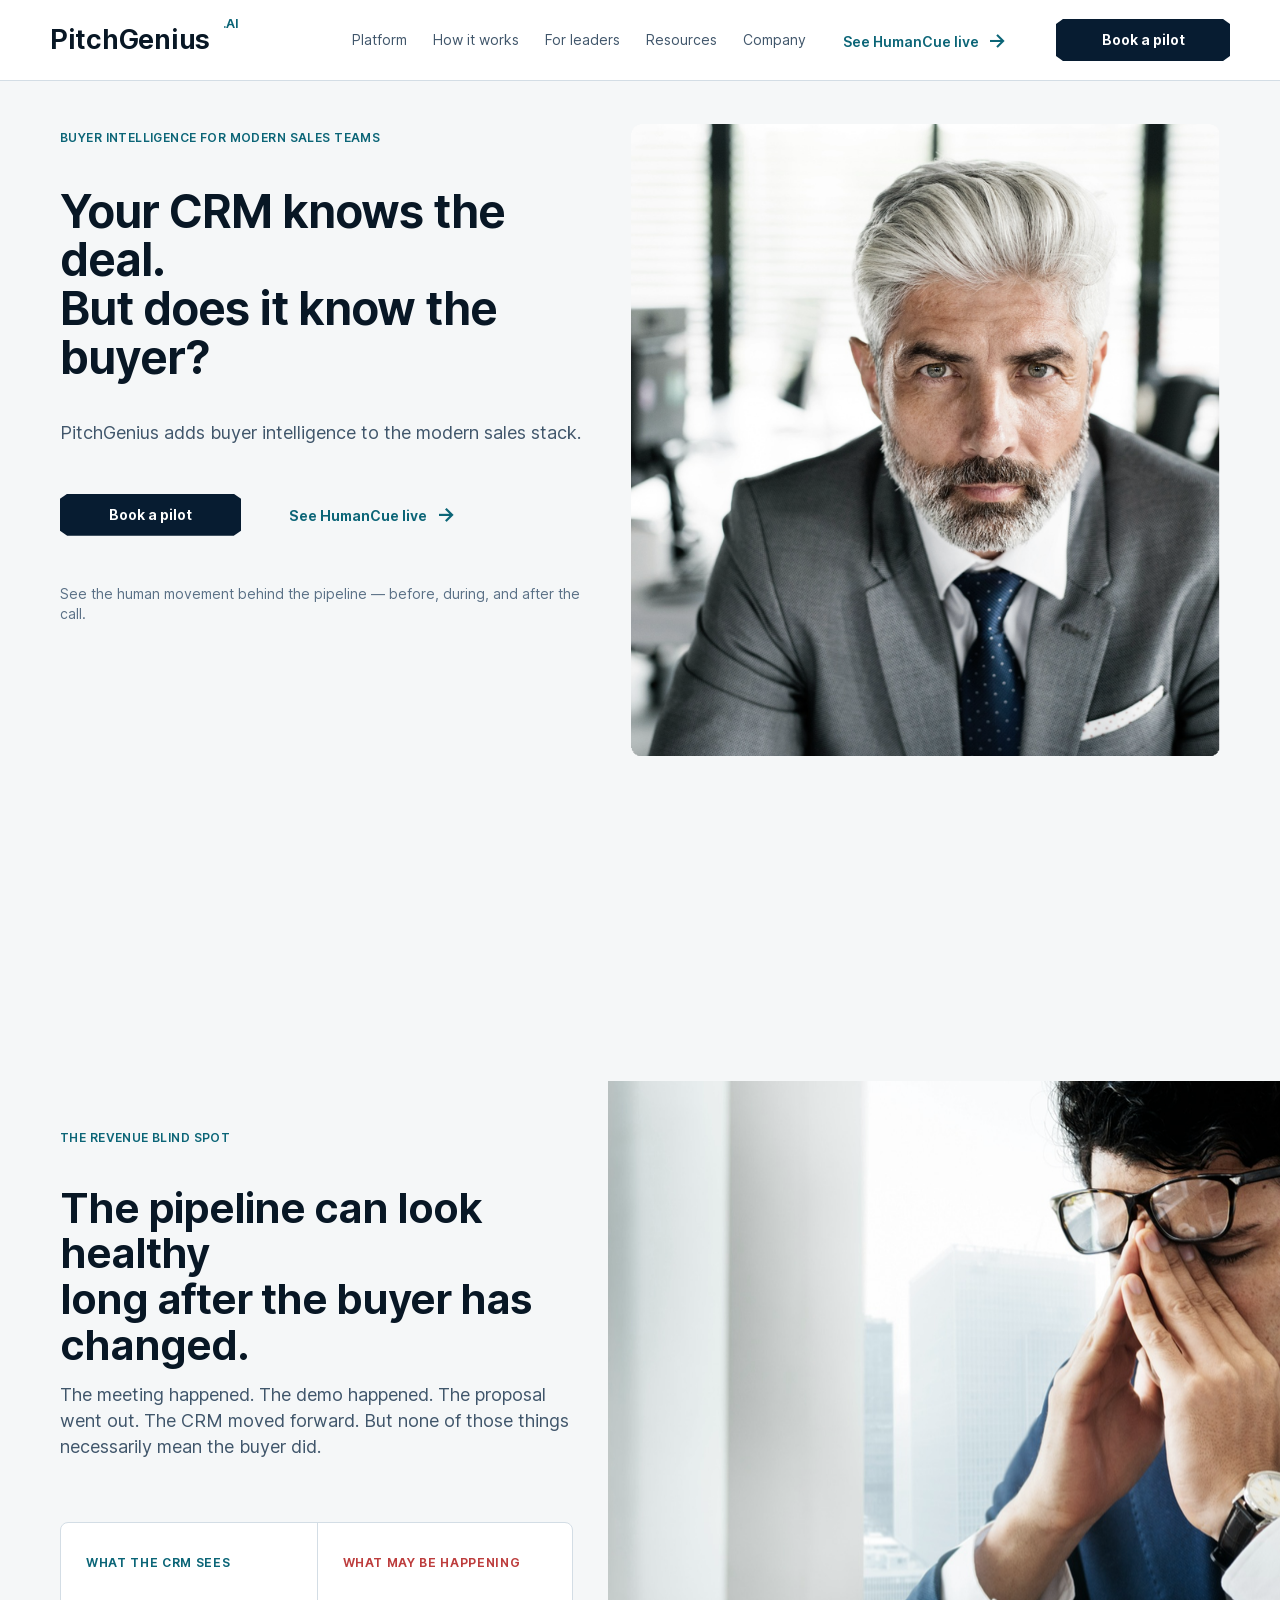
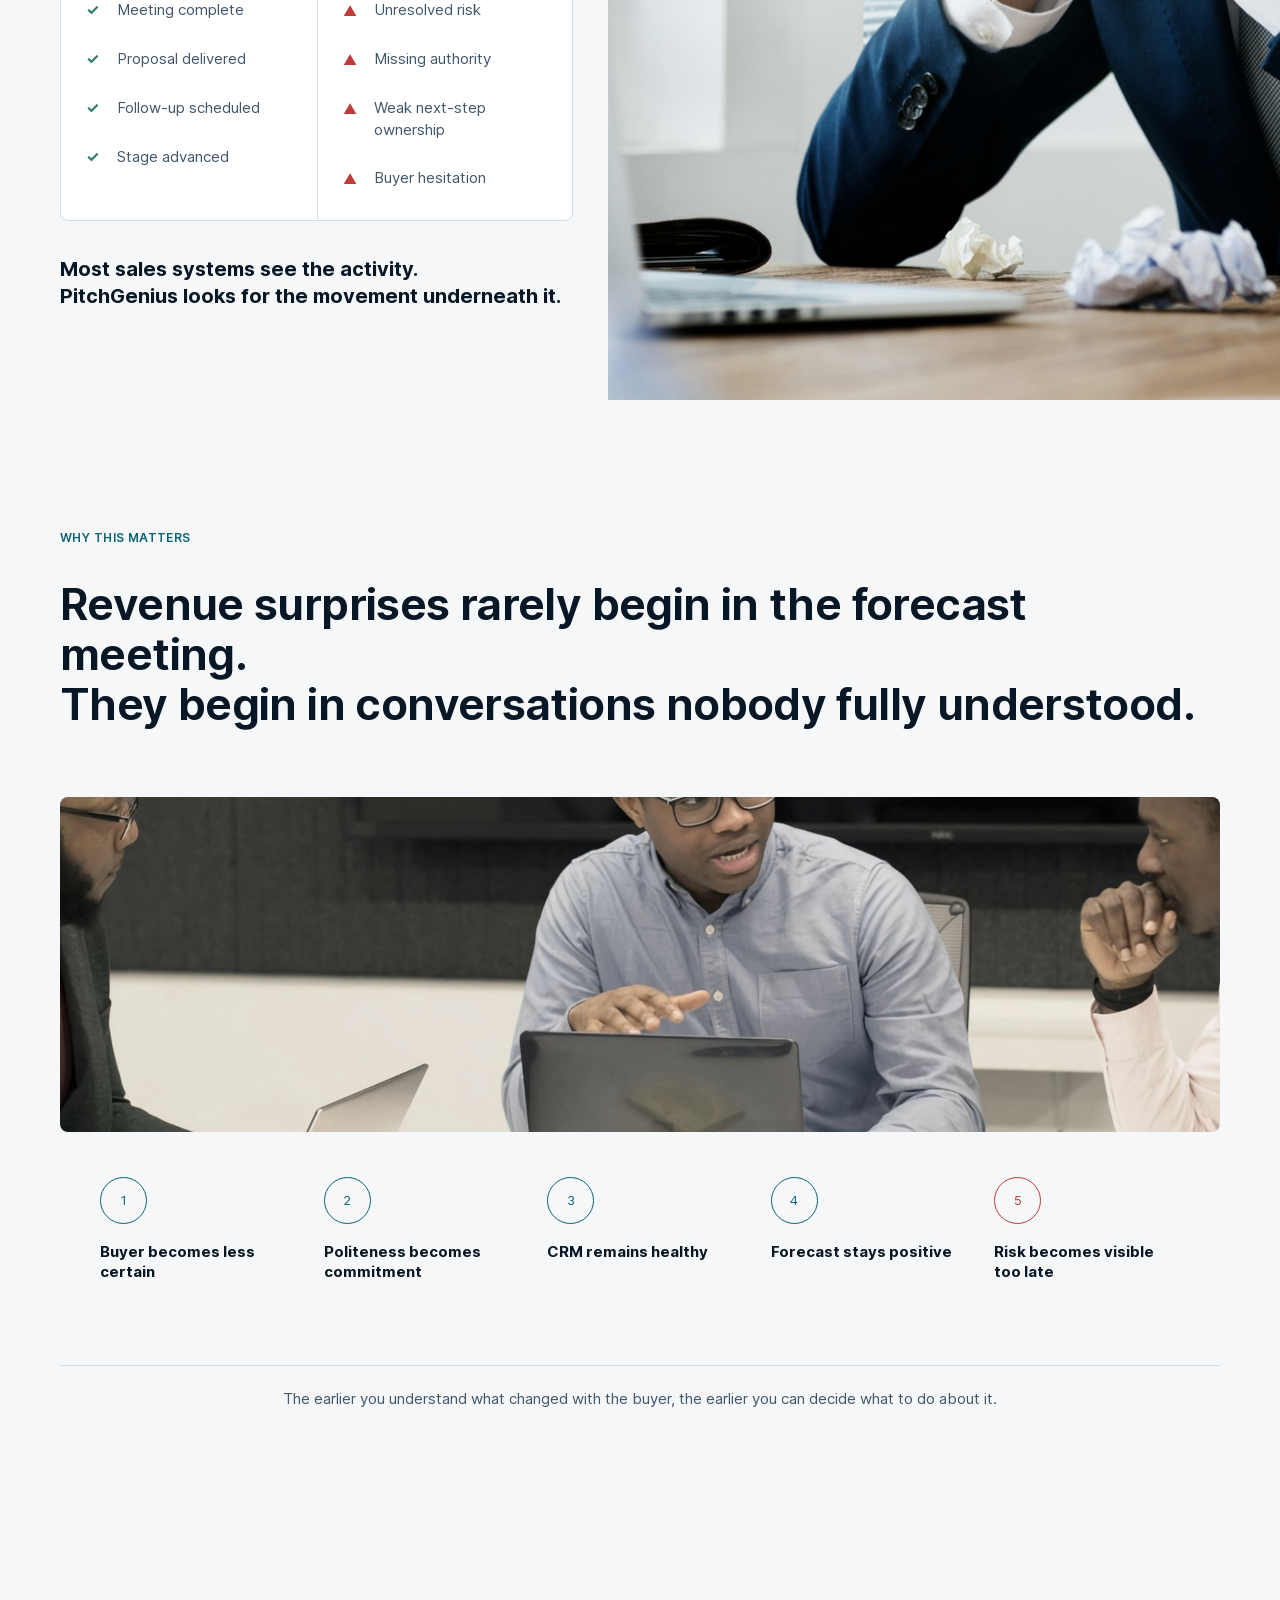
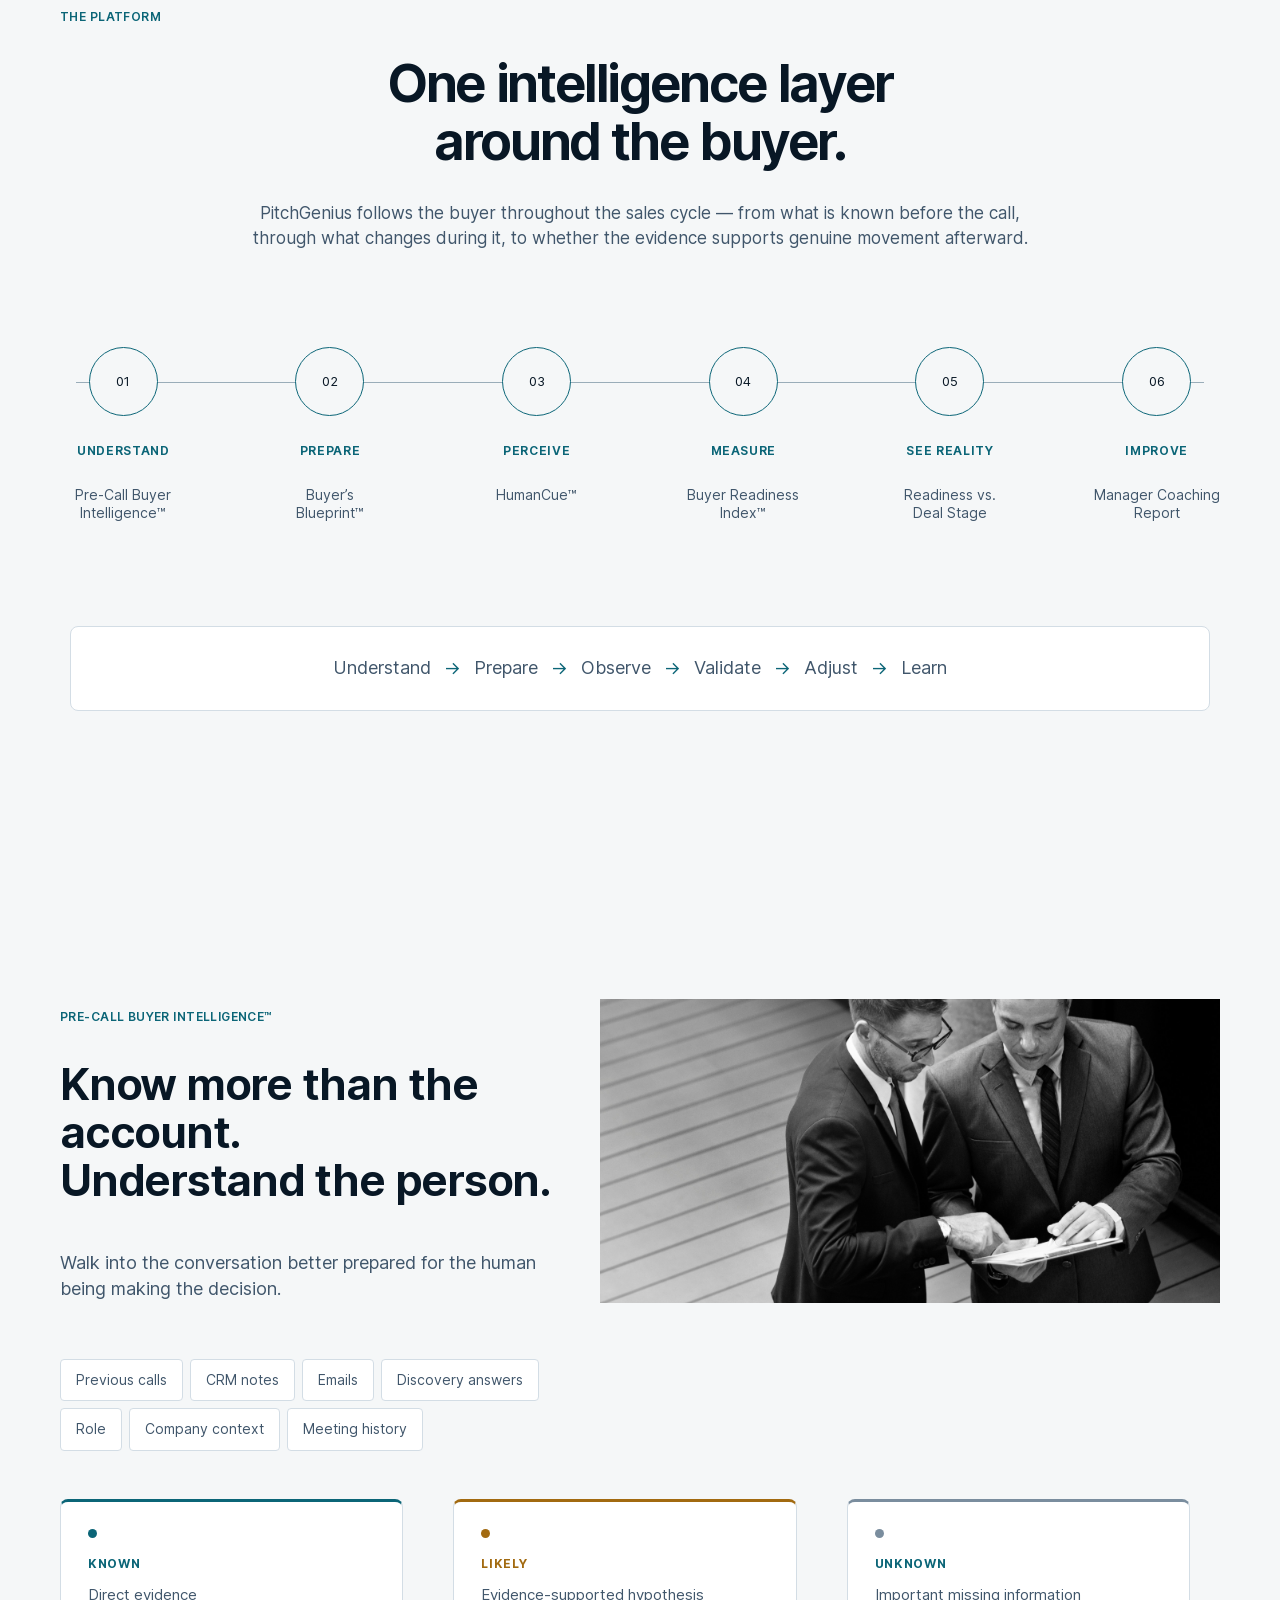
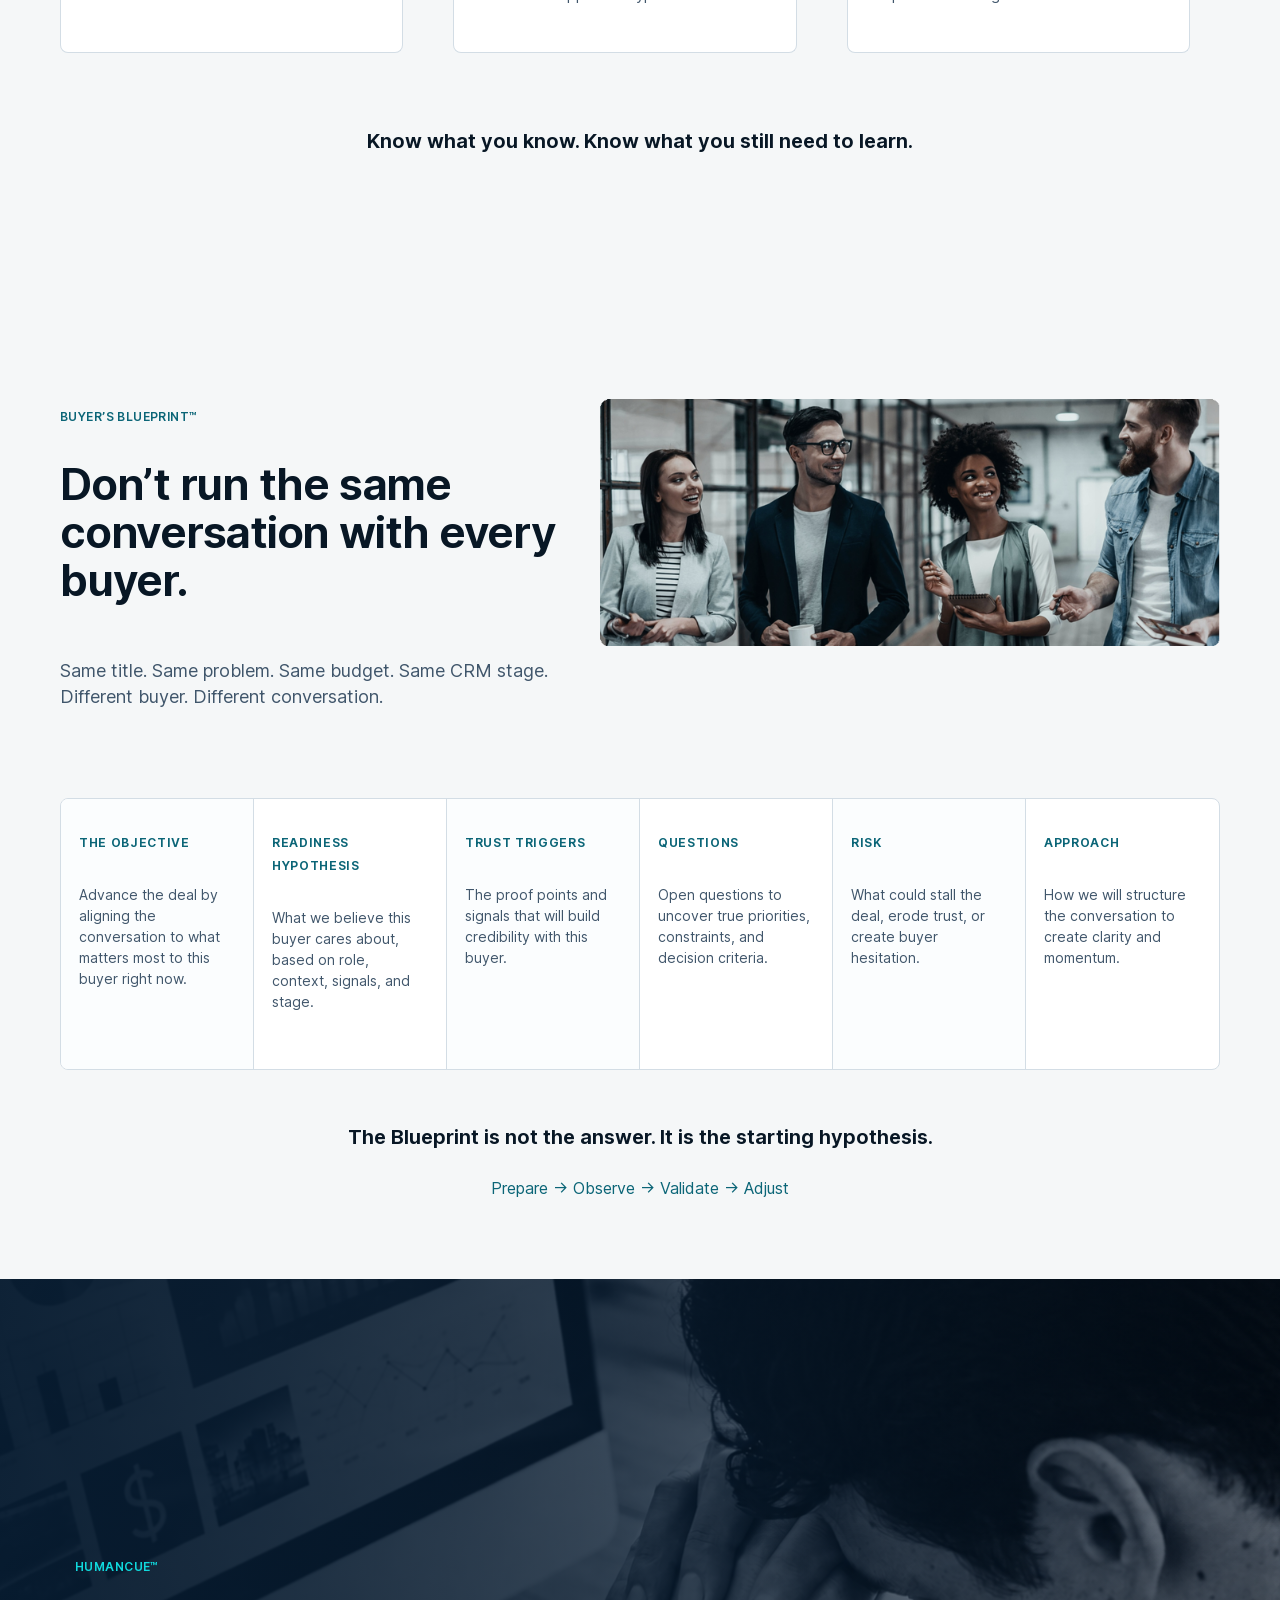
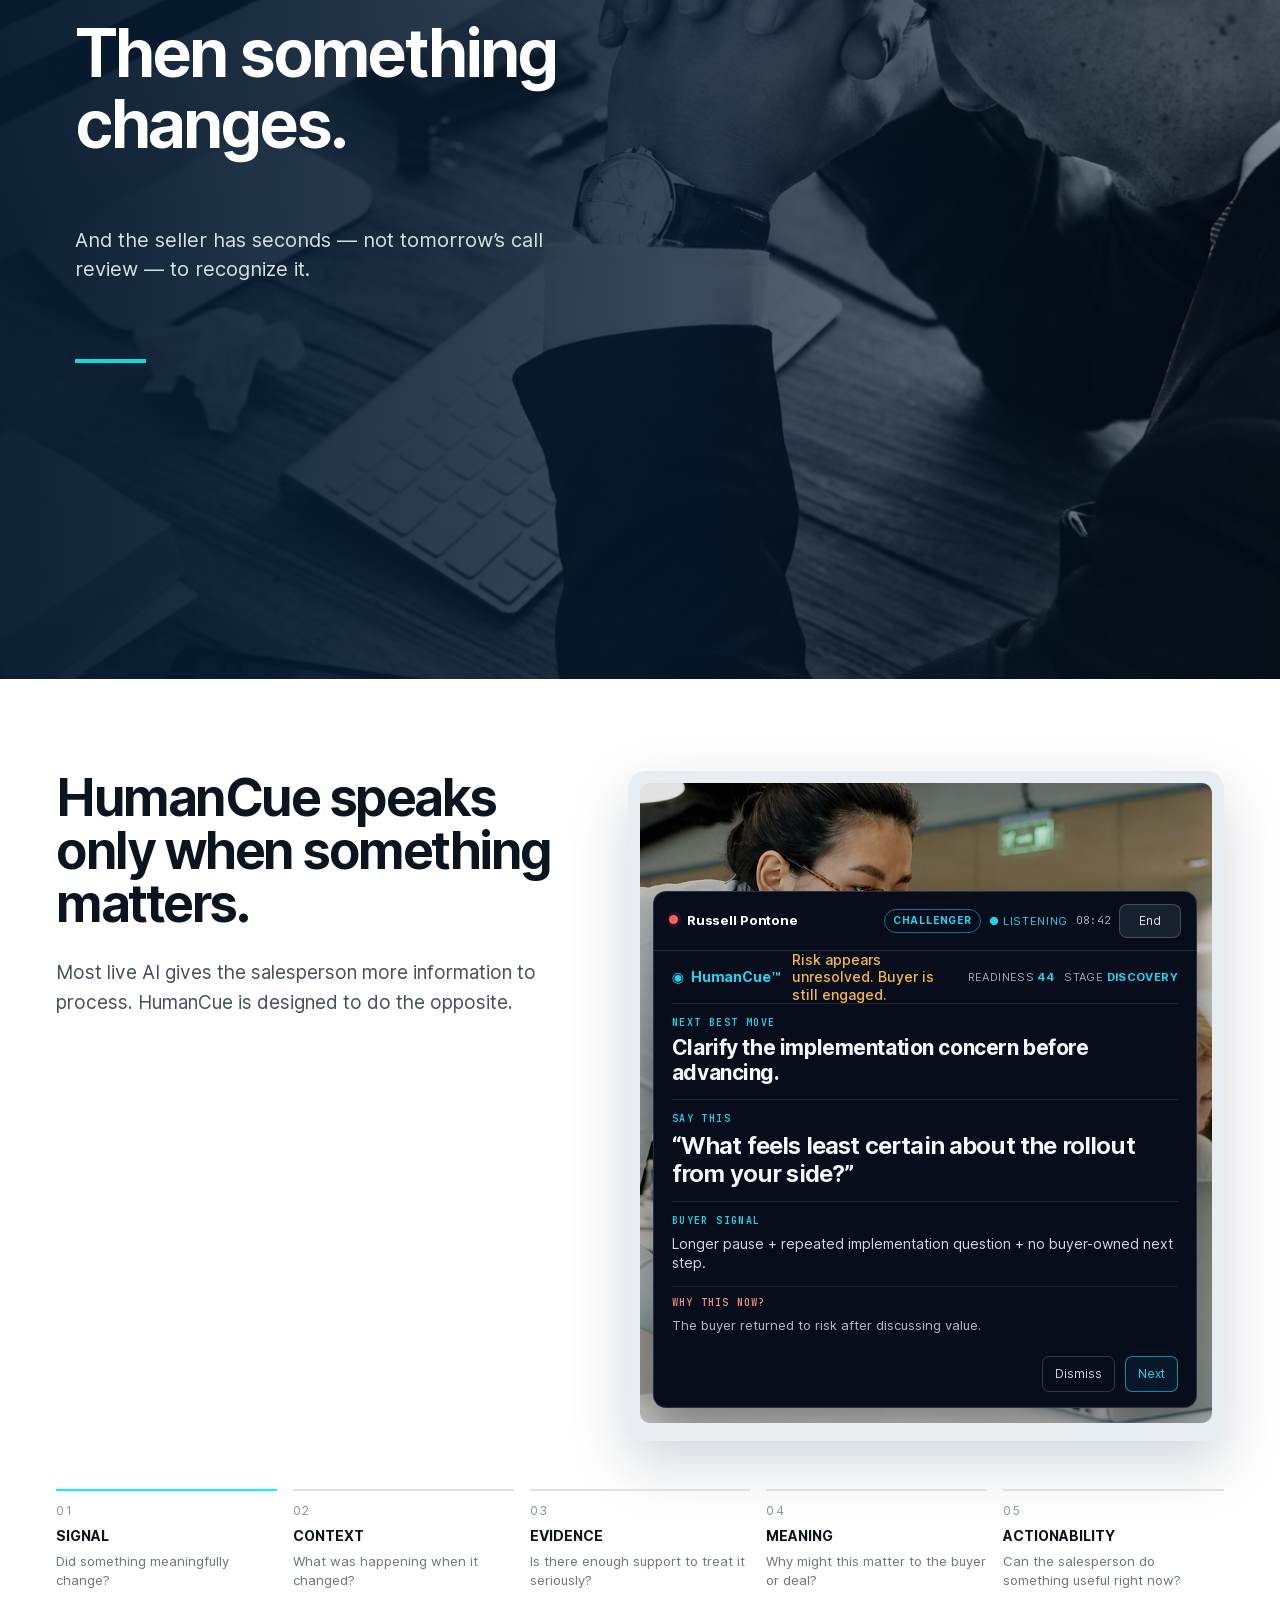
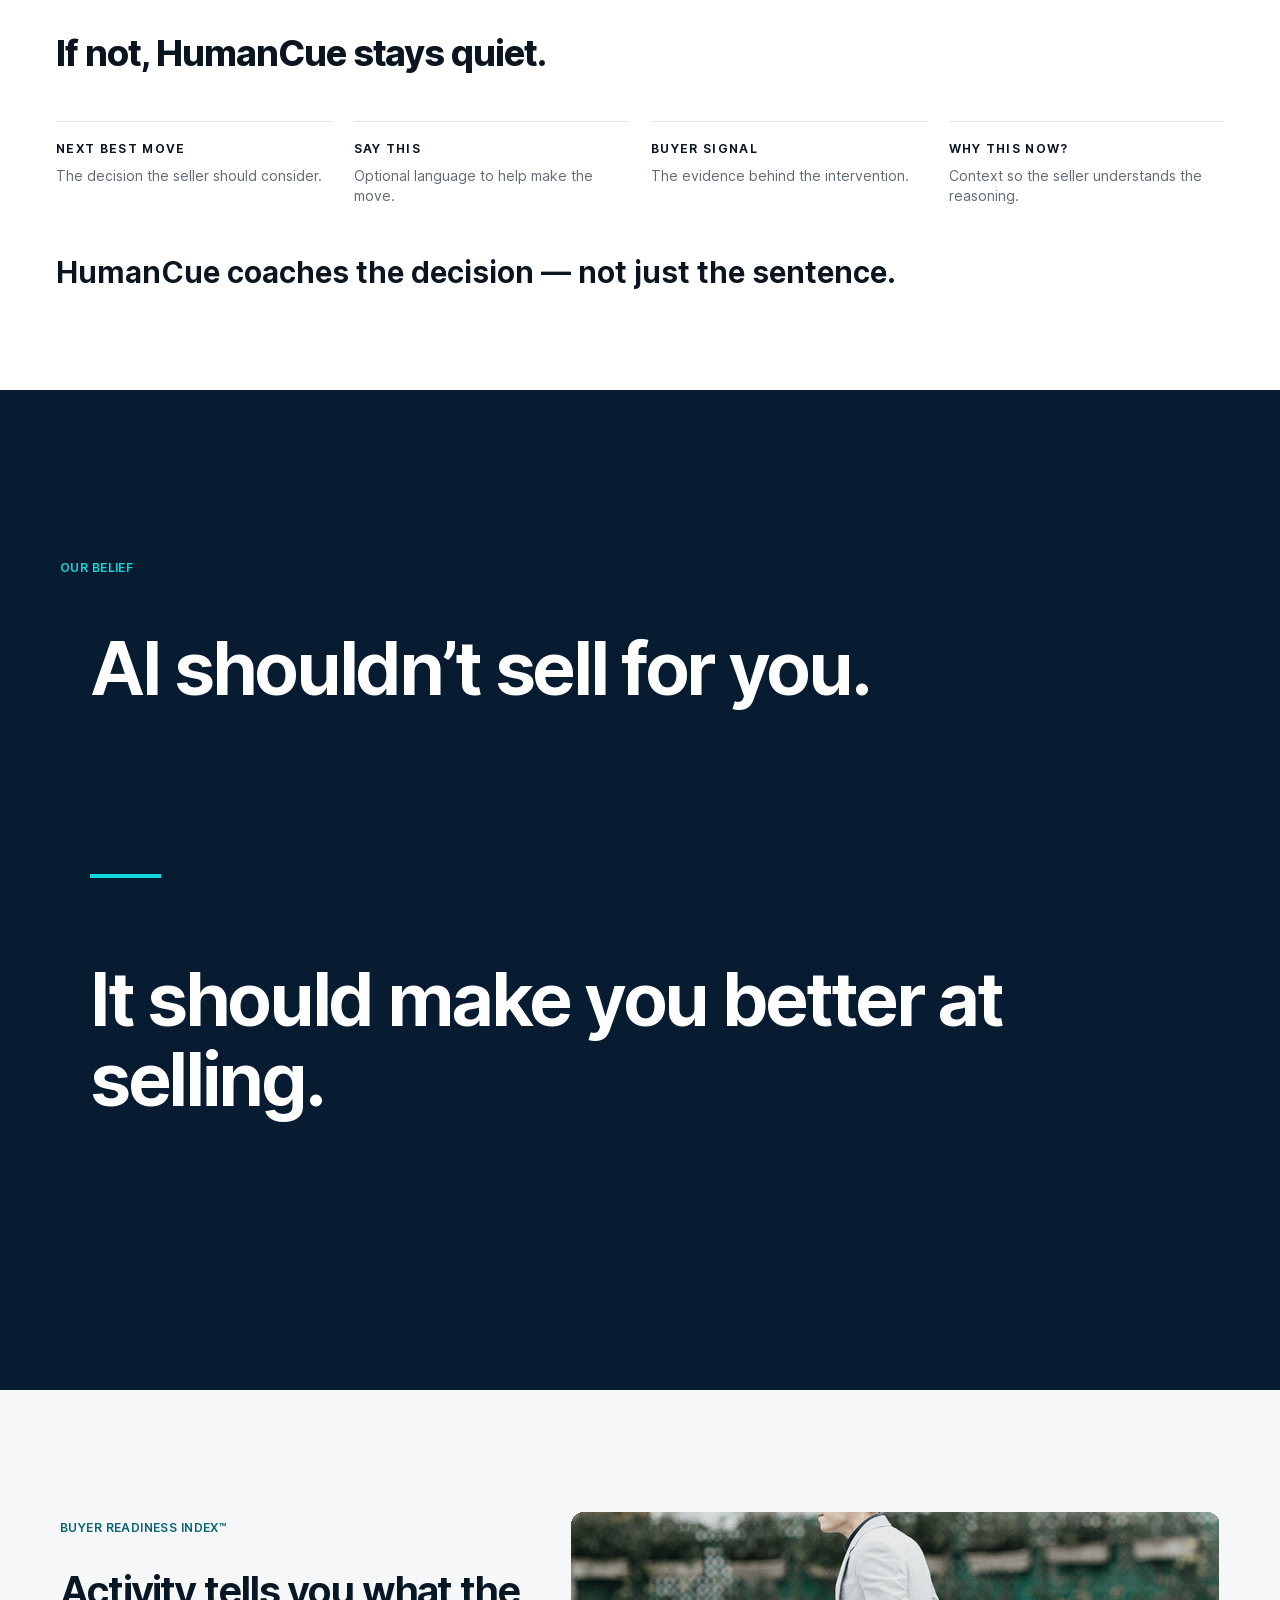
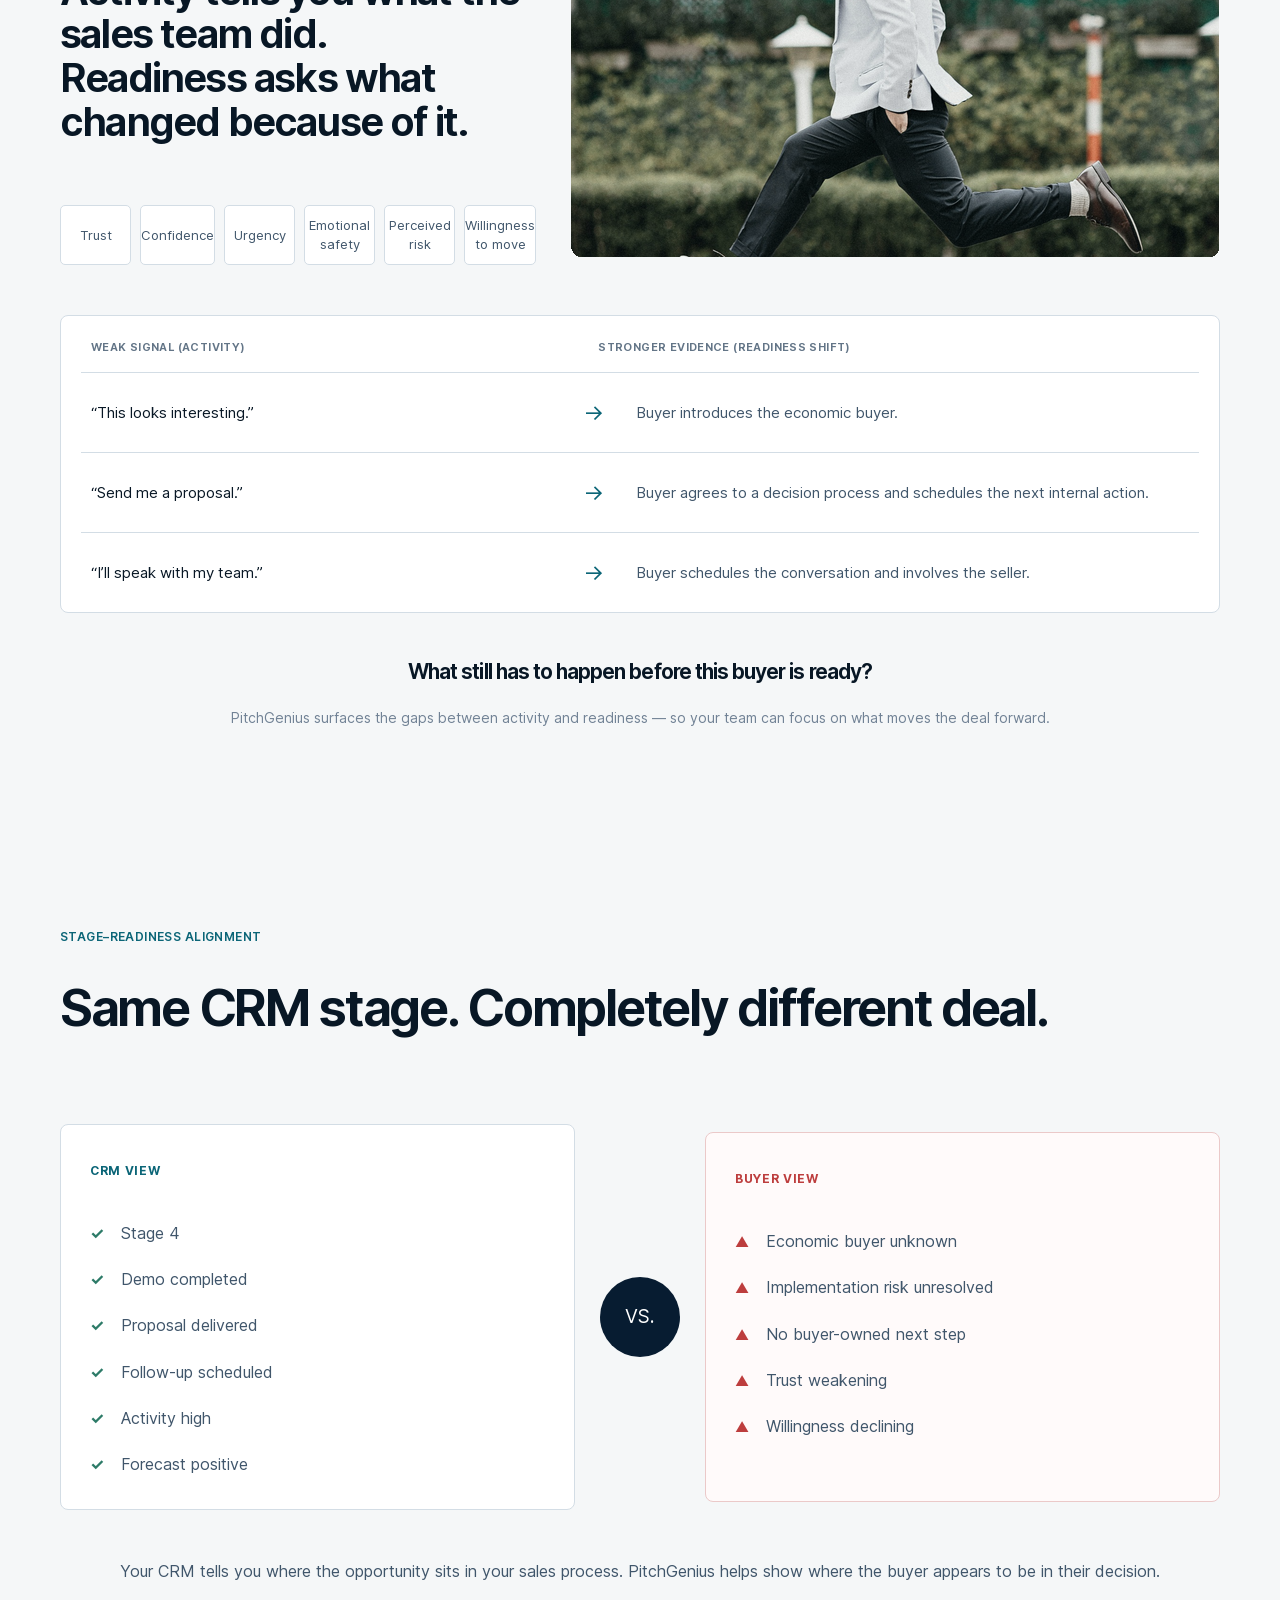
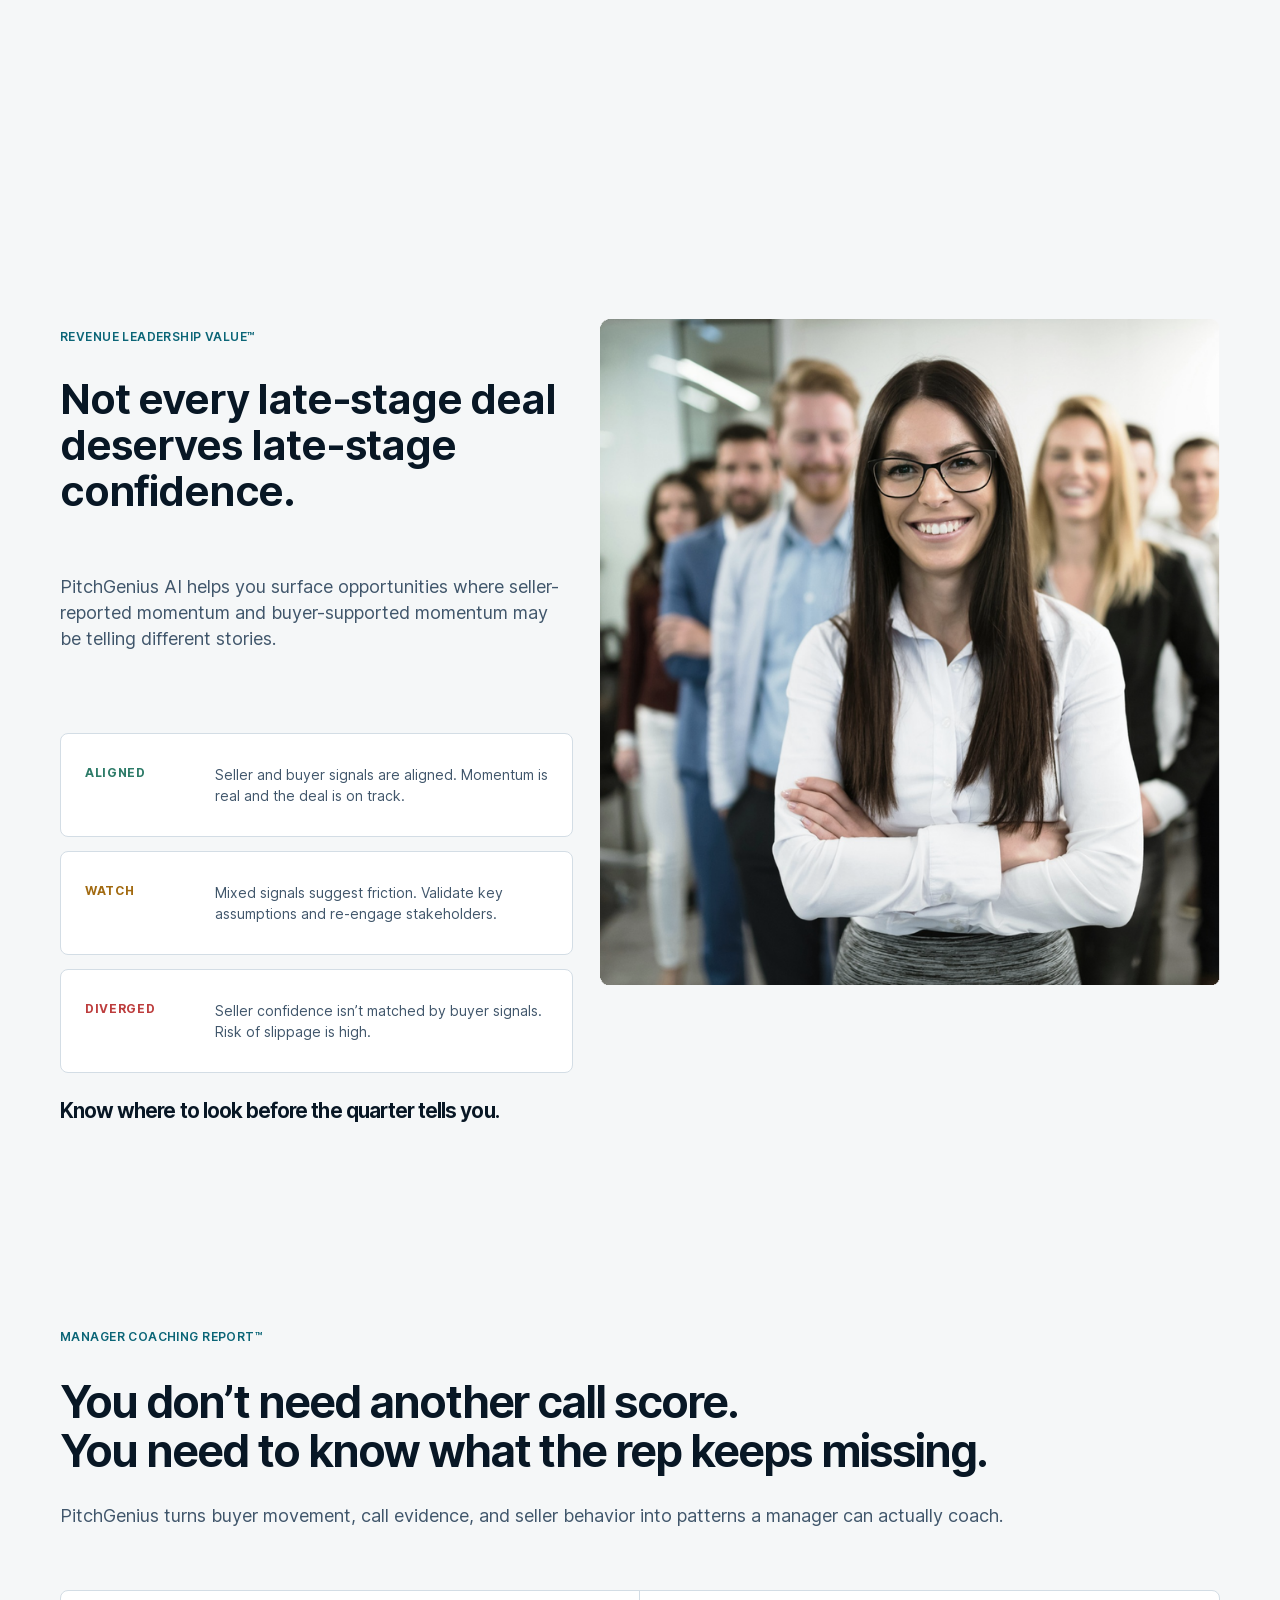
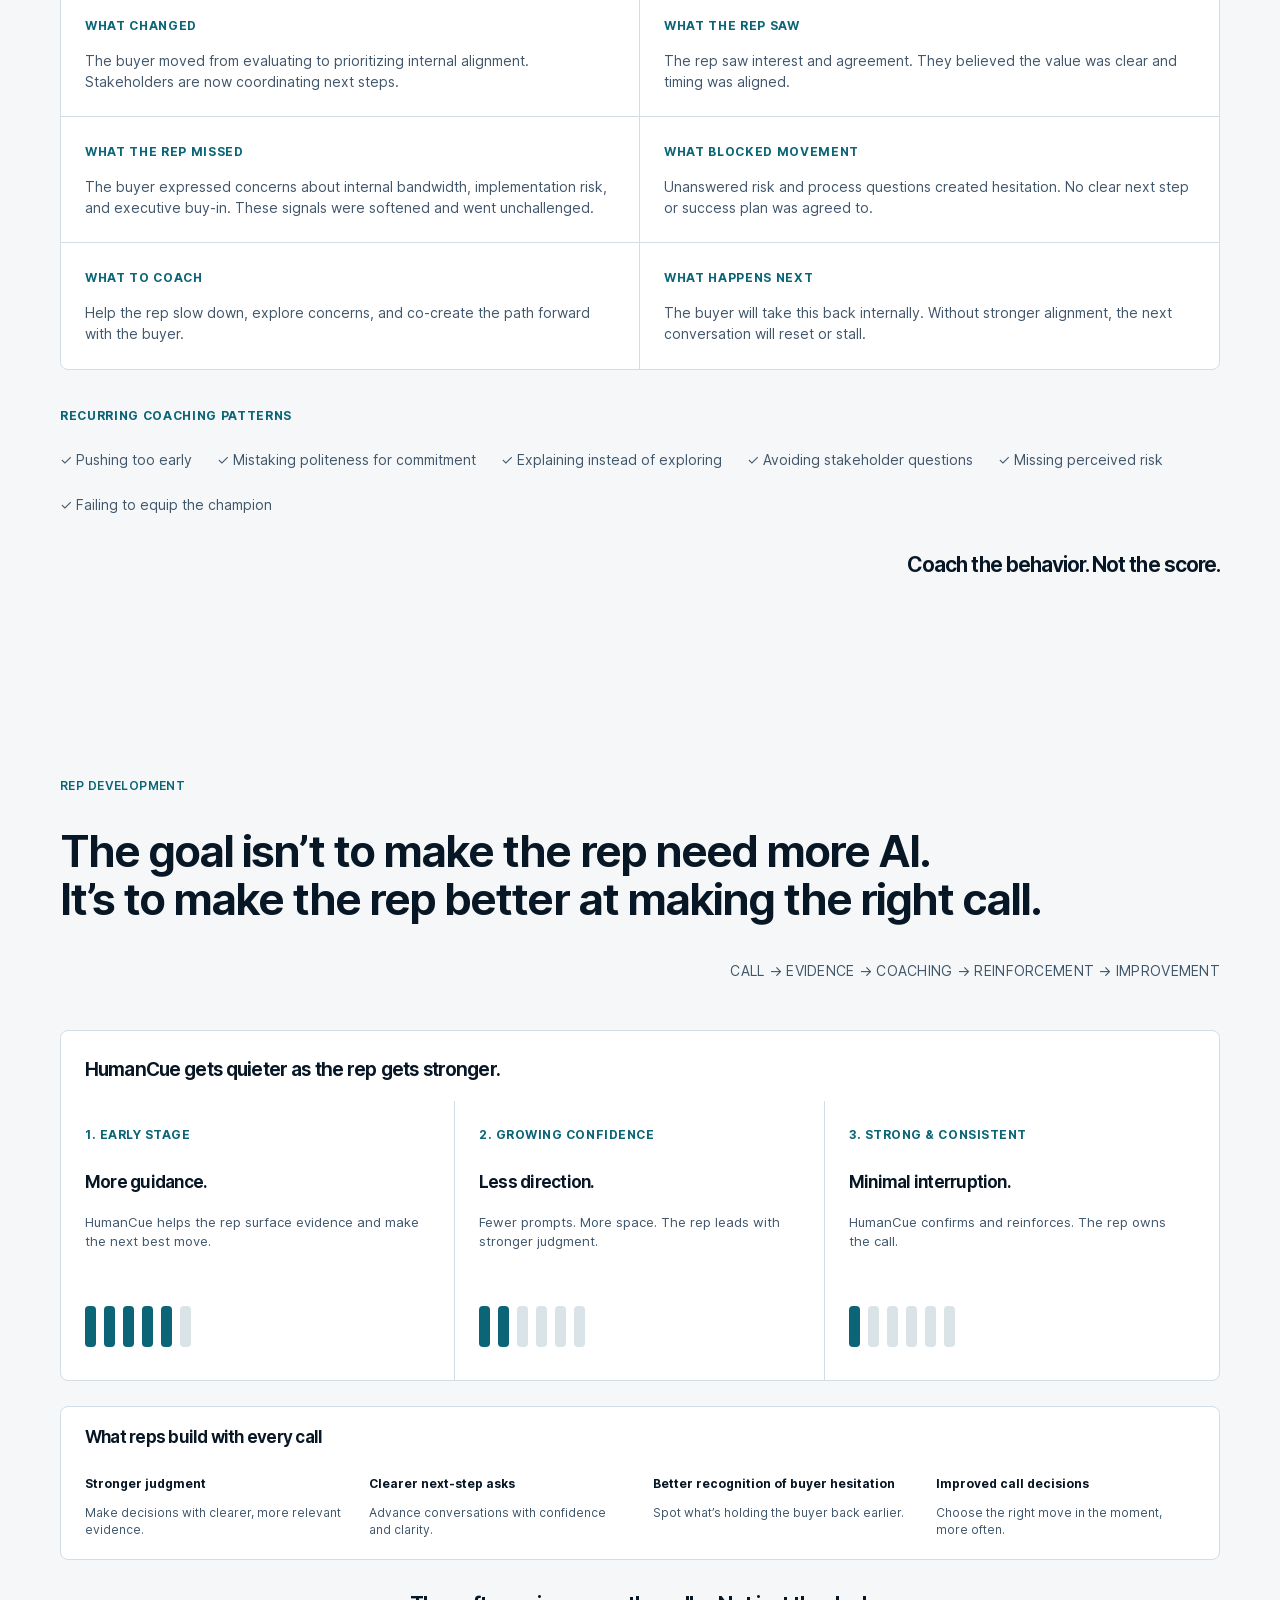
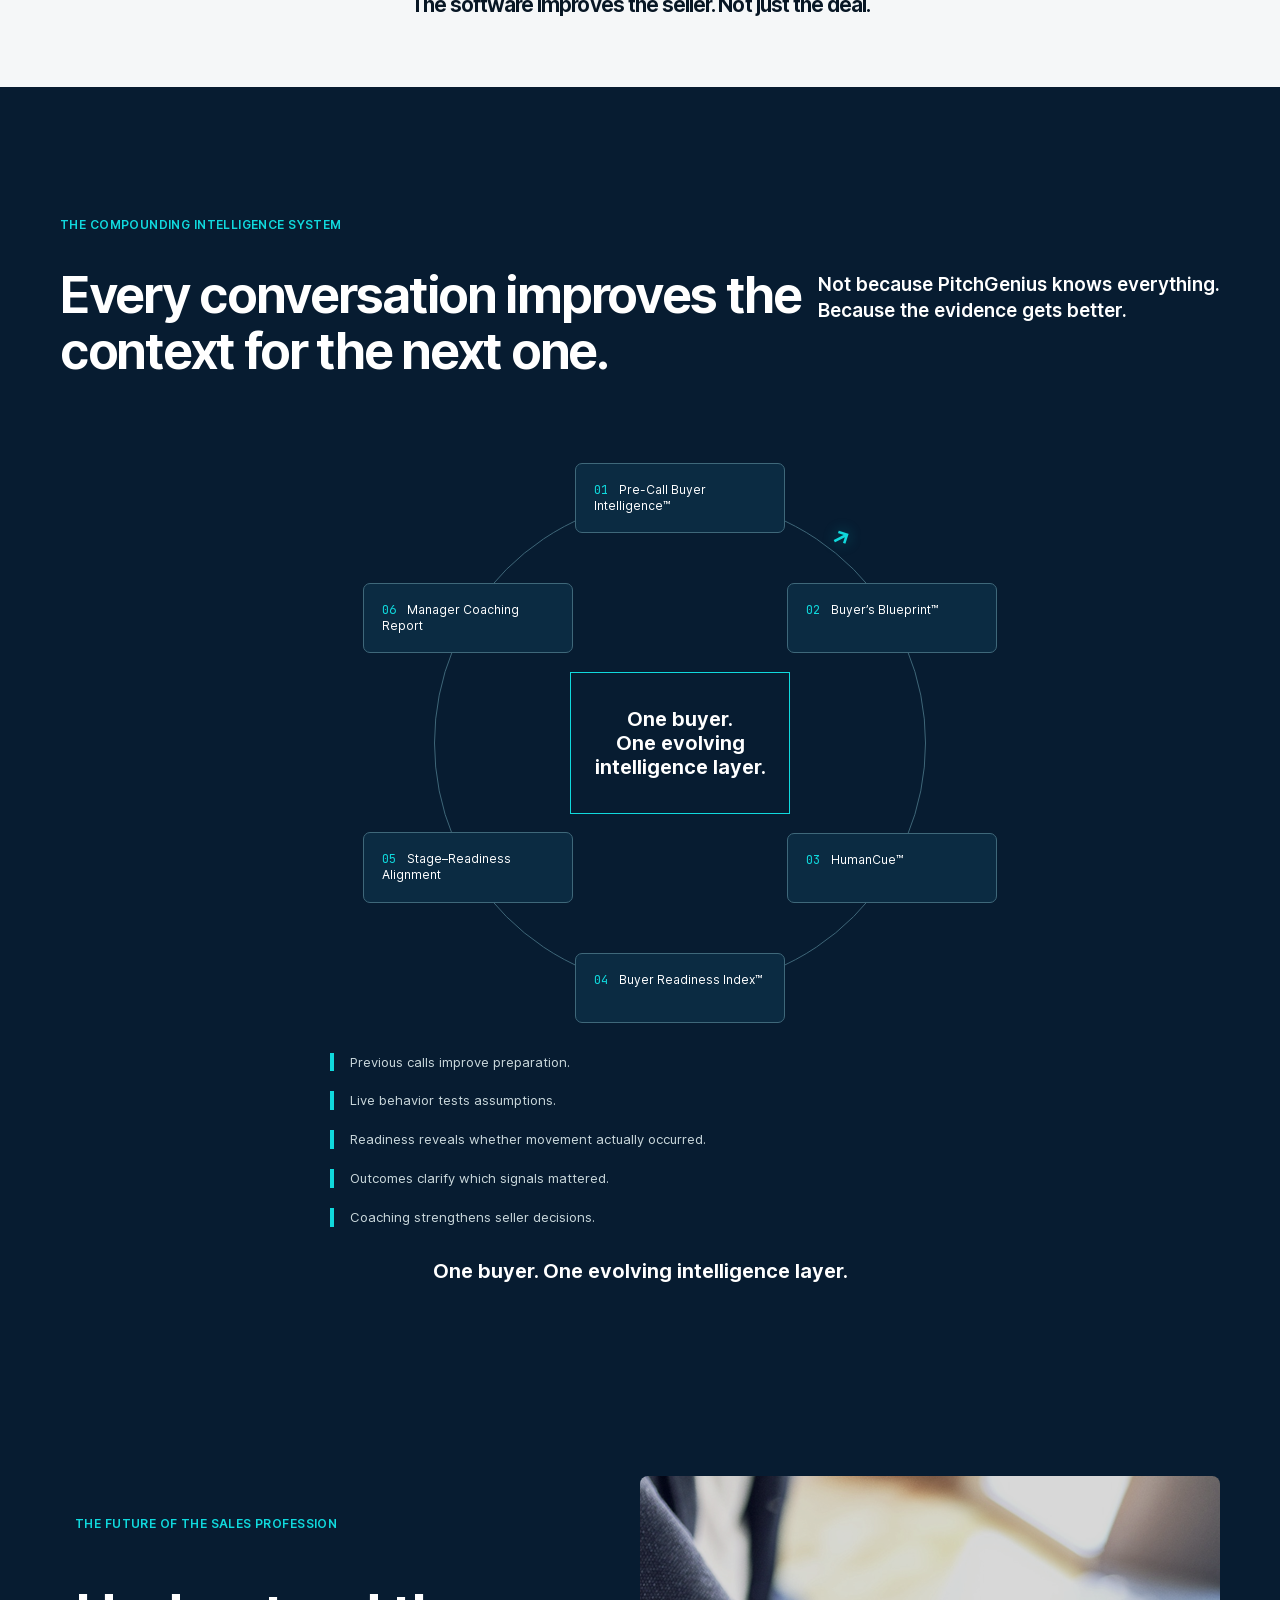
<file: variant-k/site/index.html>
<!doctype html>
<html lang="en">
<head>
  <meta charset="utf-8" />
  <meta name="viewport" content="width=device-width, initial-scale=1" />
  <meta name="description" content="PitchGenius adds buyer intelligence to the modern sales stack." />
  <meta name="theme-color" content="#071c31" />
  <title>PitchGenius.AI — buyer intelligence for modern sales teams</title>
  <link rel="icon" href="assets/g-mark.svg" type="image/svg+xml" />
  <link rel="stylesheet" href="styles.css" />
  <link rel="stylesheet" href="k-overrides.css" />
  <noscript><style>[data-reveal]{opacity:1!important;transform:none!important}</style></noscript>
</head>
<body>
  <a class="skip-link" href="#main">Skip to content</a>
  <header class="site-header" data-header>
    <a class="brand" href="#top" aria-label="PitchGenius.AI home"><span>PitchGenius <sup>.AI</sup></span></a>
    <nav class="site-nav" id="site-menu" aria-label="Primary navigation" data-menu><a href="#system">Platform</a><a href="#blueprint">How it works</a><a href="#coaching">For leaders</a><a href="#evidence">Resources</a><a href="#close">Company</a></nav>
    <div class="header-actions"><a class="header-live" href="#humancue">See HumanCue live <span aria-hidden="true">→</span></a><a class="button button--navy" href="https://pitchgenius.ai">Book a pilot</a><button class="menu-toggle" type="button" aria-expanded="false" aria-controls="site-menu" aria-label="Open navigation" data-menu-toggle><span></span><span></span></button></div>
  </header>

  <main id="main">
    <!-- 01 / Hero -->
    <section class="page page--light hero-page" id="top" data-section="hero">
      <div class="eyebrow" data-reveal>BUYER INTELLIGENCE FOR MODERN SALES TEAMS</div>
      <div class="hero-layout">
        <div class="hero-copy" data-reveal><h1>Your CRM knows the deal.<br> But does it know the<br> buyer?</h1><p>PitchGenius adds buyer intelligence to the modern sales stack.</p><div class="hero-ctas"><a class="button button--navy" href="https://pitchgenius.ai">Book a pilot</a><a class="text-link" href="#humancue">See HumanCue live <span aria-hidden="true">→</span></a></div><p class="hero-foot">See the human movement behind the pipeline — before, during, and after the call.</p></div>
        <figure class="hero-photo" data-reveal style="--delay:.12s"><img src="assets/PitchGenius-Photo-Page-01-Buyer-Hero.png" width="749" height="805" alt="A buyer looking directly at the camera" /></figure>
      </div>
    </section>

    <!-- 02 / Revenue blind spot -->
    <section class="page page--light split-page" id="problem" data-section="problem">
      <div class="split-copy" data-reveal><div class="eyebrow">THE REVENUE BLIND SPOT</div><h2>The pipeline can look healthy<br>long after the buyer has changed.</h2><p>The meeting happened. The demo happened. The proposal went out. The CRM moved forward. But none of those things necessarily mean the buyer did.</p><div class="blind-card"><div><b>WHAT THE CRM SEES</b><ul class="check-list"><li>Meeting complete</li><li>Proposal delivered</li><li>Follow-up scheduled</li><li>Stage advanced</li></ul></div><div class="blind-card__risk"><b>WHAT MAY BE HAPPENING</b><ul class="risk-list"><li>Unresolved risk</li><li>Missing authority</li><li>Weak next-step ownership</li><li>Buyer hesitation</li></ul></div></div><p class="split-bottom"><strong>Most sales systems see the activity.</strong><br><strong>PitchGenius looks for the movement underneath it.</strong></p></div>
      <figure class="split-photo" data-reveal style="--delay:.1s"><img src="assets/PitchGenius-Photo-Page-02-Revenue-Blind-Spot.png" width="840" height="918" alt="A seller thinking at a desk beside a window" /></figure>
    </section>

    <!-- 03 / Why this matters -->
    <section class="page page--light moments-page" id="evidence" data-section="evidence">
      <div class="eyebrow" data-reveal>WHY THIS MATTERS</div><h2 data-reveal>Revenue surprises rarely begin in the forecast meeting.<br>They begin in conversations nobody fully understood.</h2>
      <figure class="wide-photo" data-reveal style="--delay:.08s"><img src="assets/PitchGenius-Photo-Page-03-Forecast-Meeting.png" width="1480" height="335" alt="A team discussing a forecast around a table" /></figure>
      <div class="moments-grid" data-reveal style="--delay:.14s"><article><i>1</i><b>Buyer becomes less certain</b></article><article><i>2</i><b>Politeness becomes commitment</b></article><article><i>3</i><b>CRM remains healthy</b></article><article><i>4</i><b>Forecast stays positive</b></article><article class="moment-risk"><i>5</i><b>Risk becomes visible too late</b></article></div>
      <p class="page-bottom-line" data-reveal>The earlier you understand what changed with the buyer, the earlier you can decide what to do about it.</p>
    </section>

    <!-- 04 / Platform -->
    <section class="page page--light platform-page" id="system" data-section="system">
      <div class="eyebrow" data-reveal>THE PLATFORM</div><div class="center-heading" data-reveal><h2>One intelligence layer<br>around the buyer.</h2><p>PitchGenius follows the buyer throughout the sales cycle — from what is known before the call, through what changes during it, to whether the evidence supports genuine movement afterward.</p></div>
      <ol class="platform-flow" data-reveal style="--delay:.1s"><li><i>01</i><b>UNDERSTAND</b><span>Pre-Call Buyer<br>Intelligence™</span></li><li><i>02</i><b>PREPARE</b><span>Buyer’s<br>Blueprint™</span></li><li><i>03</i><b>PERCEIVE</b><span>HumanCue™</span></li><li><i>04</i><b>MEASURE</b><span>Buyer Readiness<br>Index™</span></li><li><i>05</i><b>SEE REALITY</b><span>Readiness vs.<br>Deal Stage</span></li><li><i>06</i><b>IMPROVE</b><span>Manager Coaching<br>Report</span></li></ol>
      <div class="platform-loop" data-reveal style="--delay:.18s">Understand <span>→</span> Prepare <span>→</span> Observe <span>→</span> Validate <span>→</span> Adjust <span>→</span> Learn</div>
    </section>

    <!-- 05 / Pre-call -->
    <section class="page page--light split-page precall-page" id="precall" data-section="precall">
      <div class="split-copy" data-reveal><div class="eyebrow">PRE-CALL BUYER INTELLIGENCE™</div><h2>Know more than the account.<br>Understand the person.</h2><p>Walk into the conversation better prepared for the human being making the decision.</p><div class="source-chips"><span>Previous calls</span><span>CRM notes</span><span>Emails</span><span>Discovery answers</span><span>Role</span><span>Company context</span><span>Meeting history</span></div></div><figure class="split-photo" data-reveal style="--delay:.1s"><img src="assets/curated-lifestyle-38YaGumPvwE-unsplash.jpg" width="3105" height="1947" alt="Two colleagues reviewing a buyer brief together" /></figure>
      <div class="state-cards" data-reveal style="--delay:.18s"><article><b>KNOWN</b><p>Direct evidence</p></article><article><b>LIKELY</b><p>Evidence-supported hypothesis</p></article><article><b>UNKNOWN</b><p>Important missing information</p></article></div><p class="state-bottom" data-reveal>Know what you know. Know what you still need to learn.</p>
    </section>

    <!-- 06 / Blueprint -->
    <section class="page page--light split-page blueprint-page" id="blueprint" data-section="blueprint">
      <div class="split-copy" data-reveal><div class="eyebrow">BUYER’S BLUEPRINT™</div><h2>Don’t run the same<br>conversation with every buyer.</h2><p>Same title. Same problem. Same budget. Same CRM stage. Different buyer. Different conversation.</p></div><figure class="split-photo" data-reveal style="--delay:.1s"><img src="assets/PitchGenius-Photo-Page-06-Buyers-Blueprint.png" width="779" height="310" alt="A group of colleagues in conversation" /></figure>
      <div class="blueprint-table" data-reveal style="--delay:.18s"><article><b>THE OBJECTIVE</b><p>Advance the deal by aligning the conversation to what matters most to this buyer right now.</p></article><article><b>READINESS HYPOTHESIS</b><p>What we believe this buyer cares about, based on role, context, signals, and stage.</p></article><article><b>TRUST TRIGGERS</b><p>The proof points and signals that will build credibility with this buyer.</p></article><article><b>QUESTIONS</b><p>Open questions to uncover true priorities, constraints, and decision criteria.</p></article><article><b>RISK</b><p>What could stall the deal, erode trust, or create buyer hesitation.</p></article><article><b>APPROACH</b><p>How we will structure the conversation to create clarity and momentum.</p></article></div><p class="state-bottom" data-reveal>The Blueprint is not the answer. It is the starting hypothesis.</p><p class="blueprint-cycle" data-reveal>Prepare → Observe → Validate → Adjust</p>
    </section>

    <!-- 07 / Transition -->
    <section class="page page--photo transition-page" id="cue-transition" data-section="transition"><img src="assets/PitchGenius-Photo-Page-07-Live-Moment.png" width="1586" height="992" alt="A seller listening during a live sales conversation" /><div class="photo-overlay"></div><div class="transition-copy" data-reveal><div class="eyebrow eyebrow--light">HUMANCUE™</div><h2>Then something<br>changes.</h2><p>And the seller has seconds — not tomorrow’s call review — to recognize it.</p><span class="cyan-rule"></span></div></section>

    <!-- 08 / HumanCue — original product composition preserved exactly -->
    <section class="page p8" id="humancue" data-section="humancue"><div class="wrap"><div class="top"><div data-reveal><h1 class="title">HumanCue speaks<br />only when something matters.</h1><p class="body">Most live AI gives the salesperson more information to process. HumanCue is designed to do the opposite.</p></div><div class="laptop" data-reveal style="--delay:.1s"><div class="screen"><div class="meeting"></div><article class="hc" data-hc-card><header class="hc-top" data-hc-handle tabindex="0"><span class="hc-name">Russell Pontone</span><span class="pill">CHALLENGER</span><span class="listen">● LISTENING</span><span class="timer">08:42</span><button class="end" type="button" data-cue-end>End</button></header><div class="hc-main"><div class="hc-brand">HumanCue™</div><div class="buyer-state">Risk appears unresolved. Buyer is still engaged.</div><div class="hc-stats"><span>Readiness <b>44</b></span><span>Stage <b>Discovery</b></span></div><div class="hc-section"><label>NEXT BEST MOVE</label><b>Clarify the implementation concern before advancing.</b></div><div class="hc-section"><label>SAY THIS</label><p>“What feels least certain about the rollout from your side?”</p></div><div class="hc-section"><label>BUYER SIGNAL</label><p>Longer pause + repeated implementation question + no buyer-owned next step.</p></div><div class="hc-section"><label>WHY THIS NOW?</label><p>The buyer returned to risk after discussing value.</p></div><div class="hc-actions"><button type="button" data-cue-dismiss>Dismiss</button><button type="button" class="next" data-cue-next>Next</button></div><div class="cue-status" data-cue-status hidden aria-live="polite">HumanCue stays quiet. <button type="button" data-cue-reset>Bring cue back</button></div></div></article></div></div></div><div class="logic" data-reveal style="--delay:.15s"><div class="step"><div class="n">01</div><strong>SIGNAL</strong><p>Did something meaningfully change?</p></div><div class="step"><div class="n">02</div><strong>CONTEXT</strong><p>What was happening when it changed?</p></div><div class="step"><div class="n">03</div><strong>EVIDENCE</strong><p>Is there enough support to treat it seriously?</p></div><div class="step"><div class="n">04</div><strong>MEANING</strong><p>Why might this matter to the buyer or deal?</p></div><div class="step"><div class="n">05</div><strong>ACTIONABILITY</strong><p>Can the salesperson do something useful right now?</p></div></div><div class="quiet" data-reveal>If not, HumanCue stays quiet.</div><div class="outputs" data-reveal><div class="output"><h4>NEXT BEST MOVE</h4><p>The decision the seller should consider.</p></div><div class="output"><h4>SAY THIS</h4><p>Optional language to help make the move.</p></div><div class="output"><h4>BUYER SIGNAL</h4><p>The evidence behind the intervention.</p></div><div class="output"><h4>WHY THIS NOW?</h4><p>Context so the seller understands the reasoning.</p></div></div><div class="close">HumanCue coaches the decision — not just the sentence.</div></div></section>

    <!-- 09 / Belief -->
    <section class="page page--navy belief-page" id="belief" data-section="belief"><div class="eyebrow eyebrow--light" data-reveal>OUR BELIEF</div><div class="belief-copy" data-reveal><h2>AI shouldn’t sell for you.</h2><span class="cyan-rule"></span><h2>It should make you better at selling.</h2></div></section>

    <!-- 10 / Readiness -->
    <section class="page page--light readiness-page" id="readiness" data-section="readiness"><div class="eyebrow" data-reveal>BUYER READINESS INDEX™</div><div class="readiness-top"><div class="readiness-copy" data-reveal><h2>Activity tells you what the sales team did.<br>Readiness asks what <span class="keep-together">changed because of it.</span></h2><div class="readiness-tabs" data-reveal style="--delay:.15s"><span>Trust</span><span>Confidence</span><span>Urgency</span><span>Emotional safety</span><span>Perceived risk</span><span>Willingness to move</span></div></div><figure data-reveal style="--delay:.1s"><img src="assets/PitchGenius-Photo-Page-10-Buyer-Readiness-Movement.png" width="649" height="345" alt="A person moving purposefully through a city" /></figure></div><div class="readiness-evidence" data-reveal style="--delay:.2s"><header><span>WEAK SIGNAL (ACTIVITY)</span><span>STRONGER EVIDENCE (READINESS SHIFT)</span></header><div><p>“This looks interesting.”</p><b>→</b><p>Buyer introduces the economic buyer.</p></div><div><p>“Send me a proposal.”</p><b>→</b><p>Buyer agrees to a decision process and schedules the next internal action.</p></div><div><p>“I’ll speak with my team.”</p><b>→</b><p>Buyer schedules the conversation and involves the seller.</p></div></div><h3 class="readiness-bottom" data-reveal>What still has to happen before this buyer is ready?</h3><p class="readiness-note" data-reveal>PitchGenius surfaces the gaps between activity and readiness — so your team can focus on what moves the deal forward.</p></section>

    <!-- 11 / Alignment -->
    <section class="page page--light alignment-page" id="alignment" data-section="alignment"><div class="eyebrow" data-reveal>STAGE–READINESS ALIGNMENT</div><h2 data-reveal>Same CRM stage. Completely different deal.</h2><div class="alignment-panels" data-reveal style="--delay:.12s"><article><b>CRM VIEW</b><ul class="check-list"><li>Stage 4</li><li>Demo completed</li><li>Proposal delivered</li><li>Follow-up scheduled</li><li>Activity high</li><li>Forecast positive</li></ul></article><div class="vs">VS.</div><article class="buyer-view"><b>BUYER VIEW</b><ul class="risk-list"><li>Economic buyer unknown</li><li>Implementation risk unresolved</li><li>No buyer-owned next step</li><li>Trust weakening</li><li>Willingness declining</li></ul></article></div><p class="alignment-bottom" data-reveal>Your CRM tells you where the opportunity sits in your sales process. PitchGenius helps show where the buyer appears to be in their decision.</p></section>

    <!-- 12 / Revenue leadership -->
    <section class="page page--light split-page leadership-page" id="leadership" data-section="leadership"><div class="split-copy" data-reveal><div class="eyebrow">REVENUE LEADERSHIP VALUE™</div><h2>Not every late-stage deal deserves late-stage confidence.</h2><p>PitchGenius AI helps you surface opportunities where seller-reported momentum and buyer-supported momentum may be telling different stories.</p><div class="leadership-states"><article><b>ALIGNED</b><p>Seller and buyer signals are aligned. Momentum is real and the deal is on track.</p></article><article><b>WATCH</b><p>Mixed signals suggest friction. Validate key assumptions and re-engage stakeholders.</p></article><article><b>DIVERGED</b><p>Seller confidence isn’t matched by buyer signals. Risk of slippage is high.</p></article></div><h3>Know where to look before the quarter tells you.</h3></div><figure class="split-photo" data-reveal style="--delay:.1s"><img src="assets/PitchGenius-Photo-Page-12-Revenue-Leadership.png" width="749" height="805" alt="A revenue leader standing with her team" /></figure></section>

    <!-- 13 / Coaching -->
    <section class="page page--light coaching-page" id="coaching" data-section="coaching"><div class="eyebrow" data-reveal>MANAGER COACHING REPORT™</div><h2 data-reveal>You don’t need another call score.<br>You need to know what the rep keeps missing.</h2><p class="coaching-intro" data-reveal>PitchGenius turns buyer movement, call evidence, and seller behavior into patterns a manager can actually coach.</p><div class="coaching-grid" data-reveal style="--delay:.12s"><article><b>WHAT CHANGED</b><p>The buyer moved from evaluating to prioritizing internal alignment. Stakeholders are now coordinating next steps.</p></article><article><b>WHAT THE REP SAW</b><p>The rep saw interest and agreement. They believed the value was clear and timing was aligned.</p></article><article><b>WHAT THE REP MISSED</b><p>The buyer expressed concerns about internal bandwidth, implementation risk, and executive buy-in. These signals were softened and went unchallenged.</p></article><article><b>WHAT BLOCKED MOVEMENT</b><p>Unanswered risk and process questions created hesitation. No clear next step or success plan was agreed to.</p></article><article><b>WHAT TO COACH</b><p>Help the rep slow down, explore concerns, and co-create the path forward with the buyer.</p></article><article><b>WHAT HAPPENS NEXT</b><p>The buyer will take this back internally. Without stronger alignment, the next conversation will reset or stall.</p></article></div><div class="patterns" data-reveal style="--delay:.18s"><b>RECURRING COACHING PATTERNS</b><span>✓ Pushing too early</span><span>✓ Mistaking politeness for commitment</span><span>✓ Explaining instead of exploring</span><span>✓ Avoiding stakeholder questions</span><span>✓ Missing perceived risk</span><span>✓ Failing to equip the champion</span></div><h3 class="coaching-bottom" data-reveal>Coach the behavior. Not the score.</h3></section>

    <!-- 14 / Rep development -->
    <section class="page page--light development-page" id="development" data-section="development"><div class="eyebrow" data-reveal>REP DEVELOPMENT</div><h2 data-reveal>The goal isn’t to make the rep need more AI.<br>It’s to make the rep better at making the right call.</h2><p class="development-cycle" data-reveal>CALL → EVIDENCE → COACHING → REINFORCEMENT → IMPROVEMENT</p><div class="development-card" data-reveal style="--delay:.12s"><h3>HumanCue gets quieter as the rep gets stronger.</h3><div class="development-columns"><article><b>1. EARLY STAGE</b><h4>More guidance.</h4><p>HumanCue helps the rep surface evidence and make the next best move.</p><div class="prompt-bars bars-five"><i></i><i></i><i></i><i></i><i></i><i></i></div></article><article><b>2. GROWING CONFIDENCE</b><h4>Less direction.</h4><p>Fewer prompts. More space. The rep leads with stronger judgment.</p><div class="prompt-bars bars-two"><i></i><i></i><i></i><i></i><i></i><i></i></div></article><article><b>3. STRONG &amp; CONSISTENT</b><h4>Minimal interruption.</h4><p>HumanCue confirms and reinforces. The rep owns the call.</p><div class="prompt-bars bars-one"><i></i><i></i><i></i><i></i><i></i><i></i></div></article></div></div><div class="development-benefits" data-reveal style="--delay:.18s"><h3>What reps build with every call</h3><div><article><b>Stronger judgment</b><p>Make decisions with clearer, more relevant evidence.</p></article><article><b>Clearer next-step asks</b><p>Advance conversations with confidence and clarity.</p></article><article><b>Better recognition of buyer hesitation</b><p>Spot what’s holding the buyer back earlier.</p></article><article><b>Improved call decisions</b><p>Choose the right move in the moment, more often.</p></article></div></div><h3 class="development-bottom" data-reveal>The software improves the seller. Not just the deal.</h3></section>

    <!-- 15 / Intelligence loop -->
    <section class="page page--navy loop-page" id="loop" data-section="loop"><div class="eyebrow eyebrow--light" data-reveal>THE COMPOUNDING INTELLIGENCE SYSTEM</div><div class="loop-heading" data-reveal><h2>Every conversation improves the<br>context for the next one.</h2><p>Not because PitchGenius knows everything.<br>Because the evidence gets better.</p></div><div class="loop-orbit" data-reveal style="--delay:.1s"><div class="orbit-core">One buyer.<br>One evolving<br>intelligence layer.</div><ol><li><b>01</b>Pre-Call Buyer Intelligence™</li><li><b>02</b>Buyer’s Blueprint™</li><li><b>03</b>HumanCue™</li><li><b>04</b>Buyer Readiness Index™</li><li><b>05</b>Stage–Readiness Alignment</li><li><b>06</b>Manager Coaching Report</li></ol></div><div class="loop-notes" data-reveal style="--delay:.18s"><p>Previous calls improve preparation.</p><p>Live behavior tests assumptions.</p><p>Readiness reveals whether movement actually occurred.</p><p>Outcomes clarify which signals mattered.</p><p>Coaching strengthens seller decisions.</p></div><p class="loop-bottom">One buyer. One evolving intelligence layer.</p></section>

    <!-- 16 / Close -->
    <section class="page page--navy close-page" id="close" data-section="close"><div class="close-copy" data-reveal><div class="eyebrow eyebrow--light">THE FUTURE OF THE SALES PROFESSION</div><h2>Understand the buyer.<br>Make the right call.</h2><p>PitchGenius gives sellers and sales leaders better buyer intelligence before, during, and after the conversation — without taking the human out of it.</p><div class="hero-ctas"><a class="button button--light" href="https://pitchgenius.ai">Book a pilot</a><a class="header-live" href="#humancue">See HumanCue live <span aria-hidden="true">→</span></a></div><h3>Technology should make sales professionals stronger.<br>Not more replaceable.</h3></div><figure class="close-photo" data-reveal style="--delay:.1s"><img src="assets/PitchGenius-Photo-Page-16-Human-First-Close.png" width="720" height="805" alt="A team connecting hands around a table" /></figure></section>
  </main>
  <footer class="site-footer"><a class="brand" href="#top"><span>PitchGenius <sup>.AI</sup></span></a><span>Buyer intelligence / live seller decision support</span><a href="#top">Back to top ↑</a></footer>
  <script src="app.js"></script>
</body>
</html>
</file>
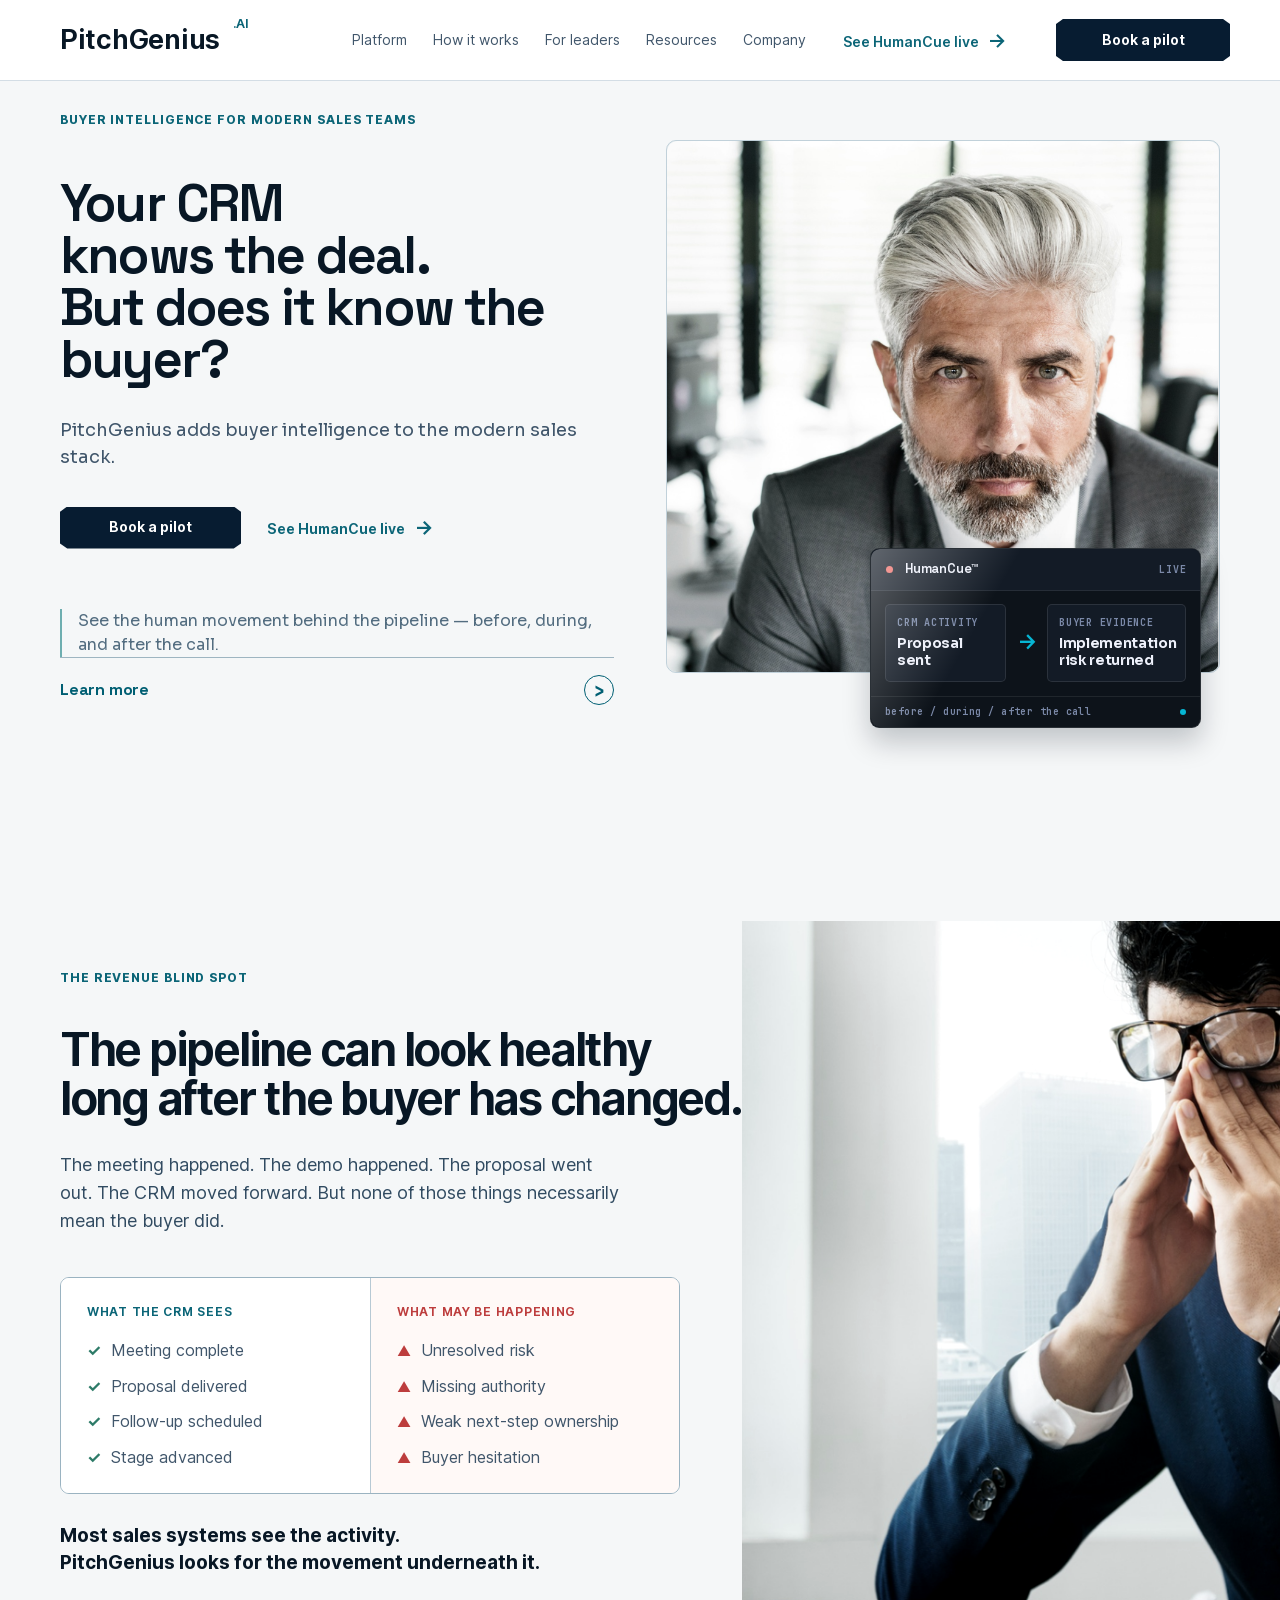
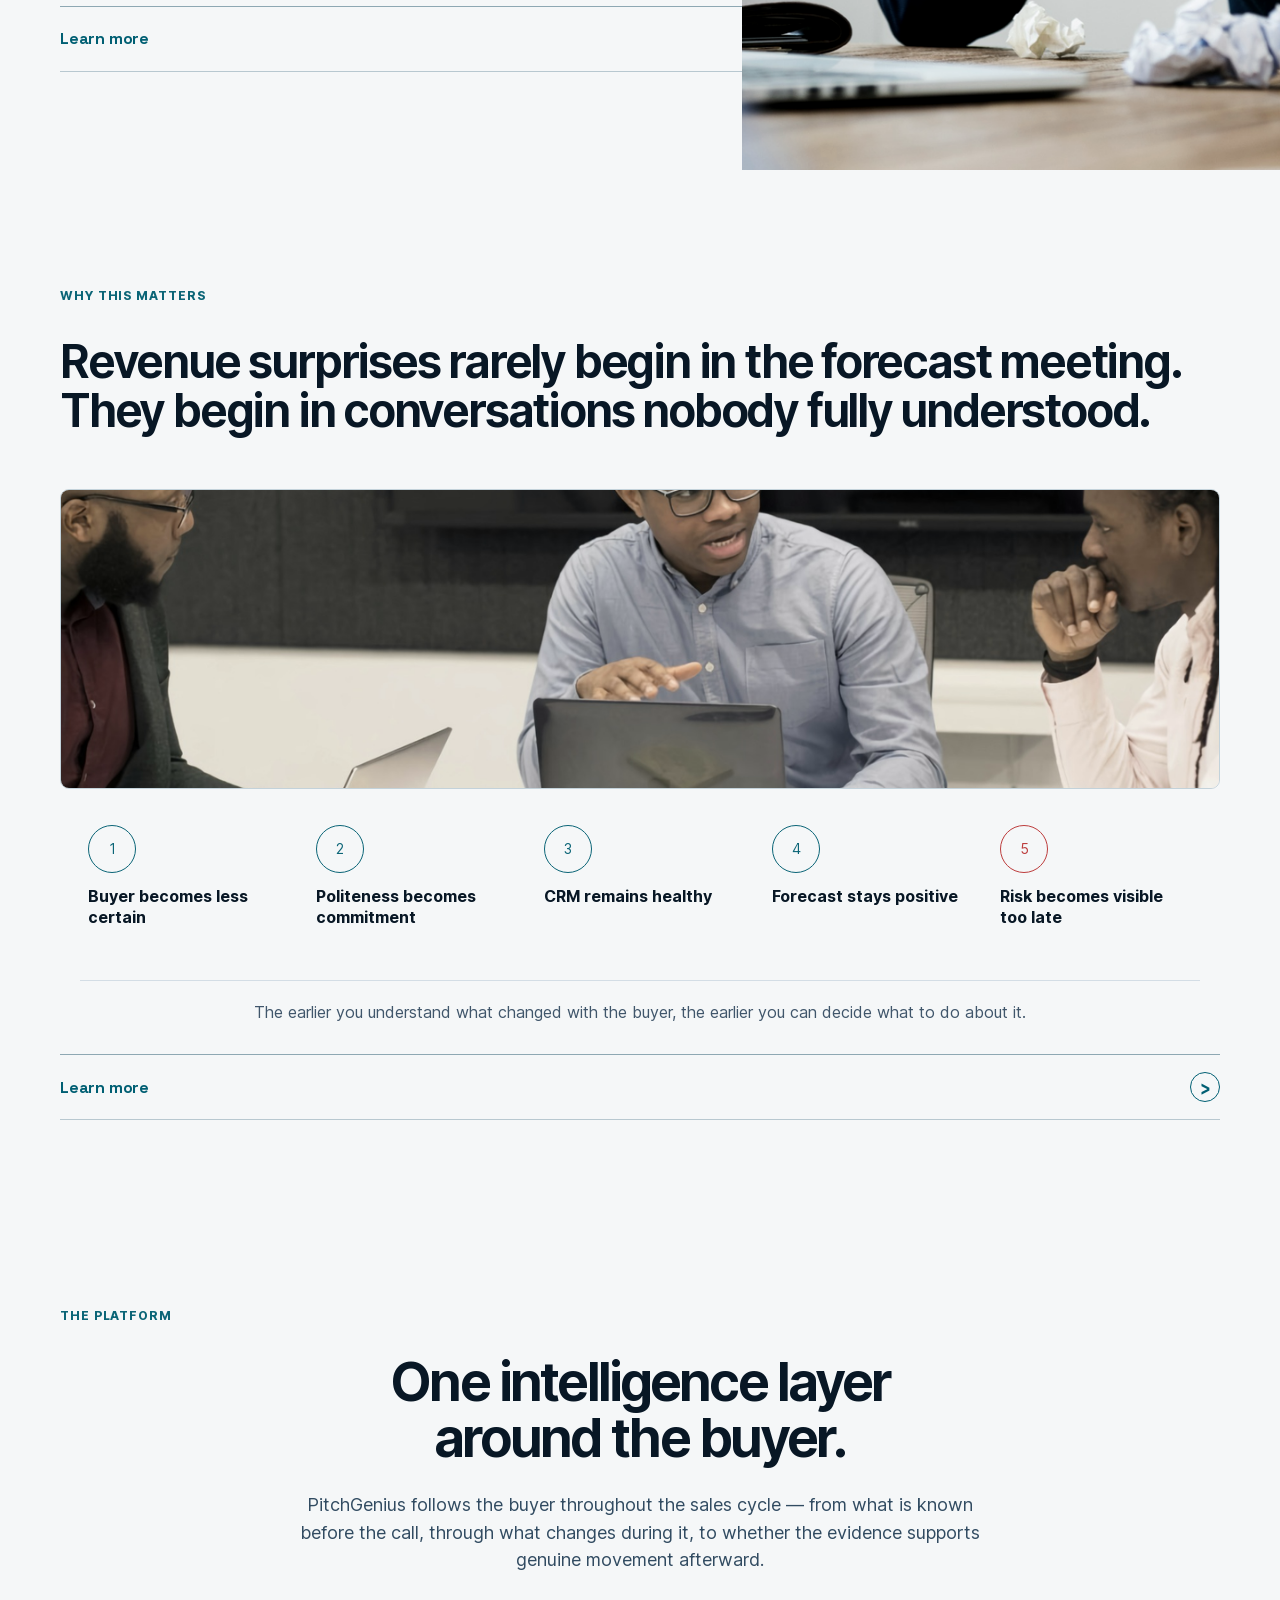
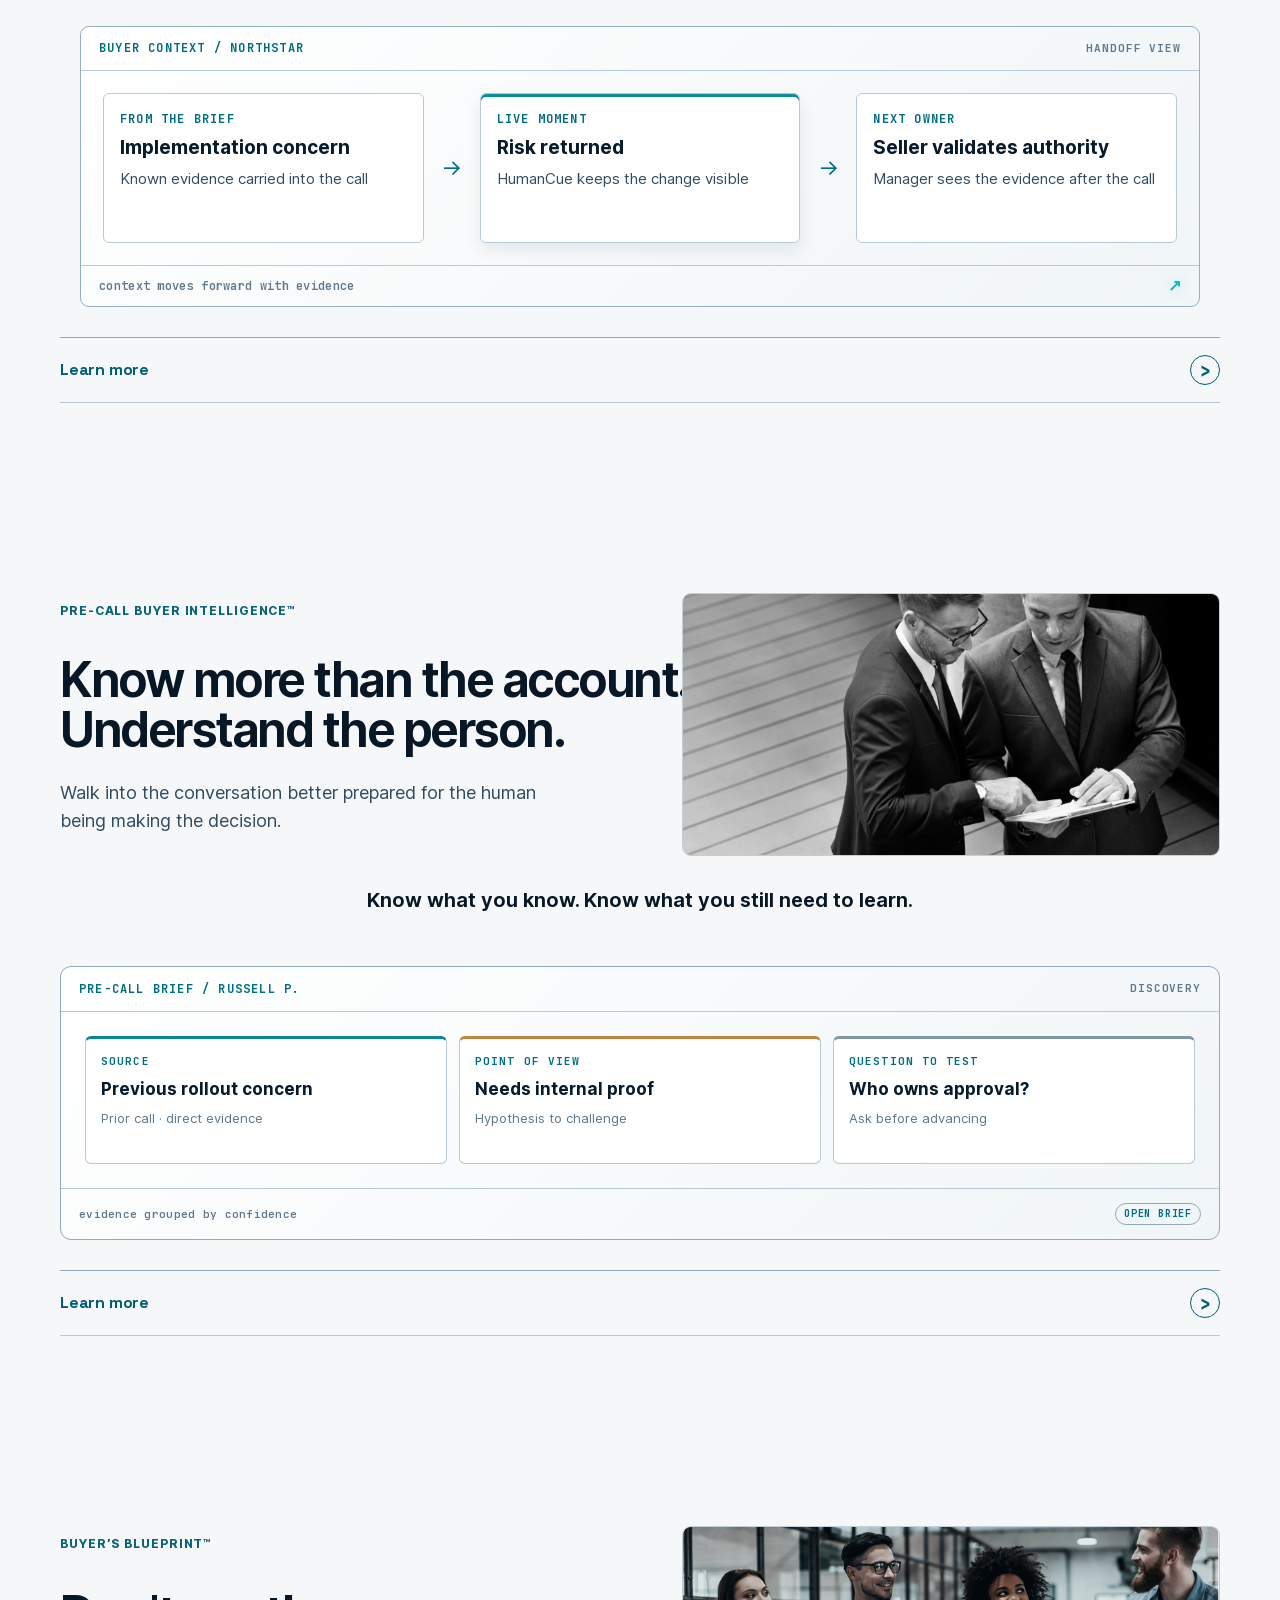
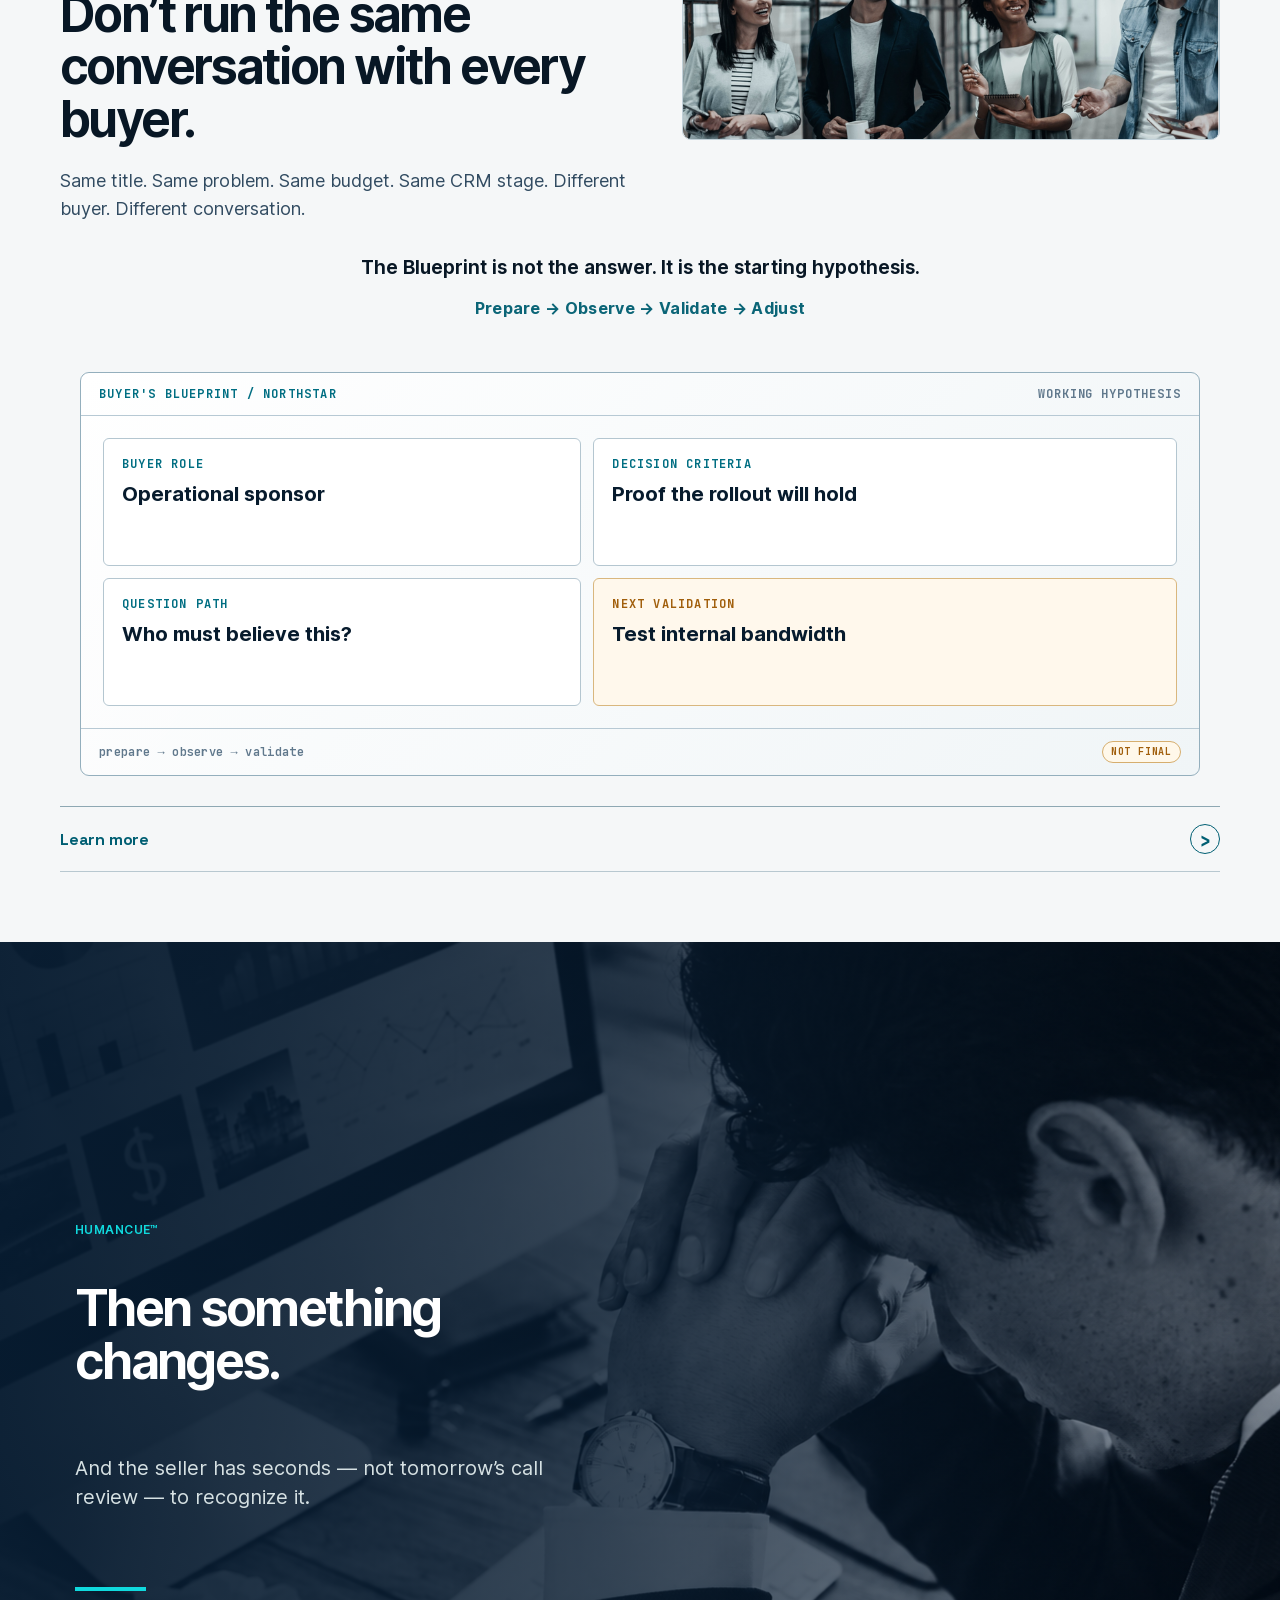
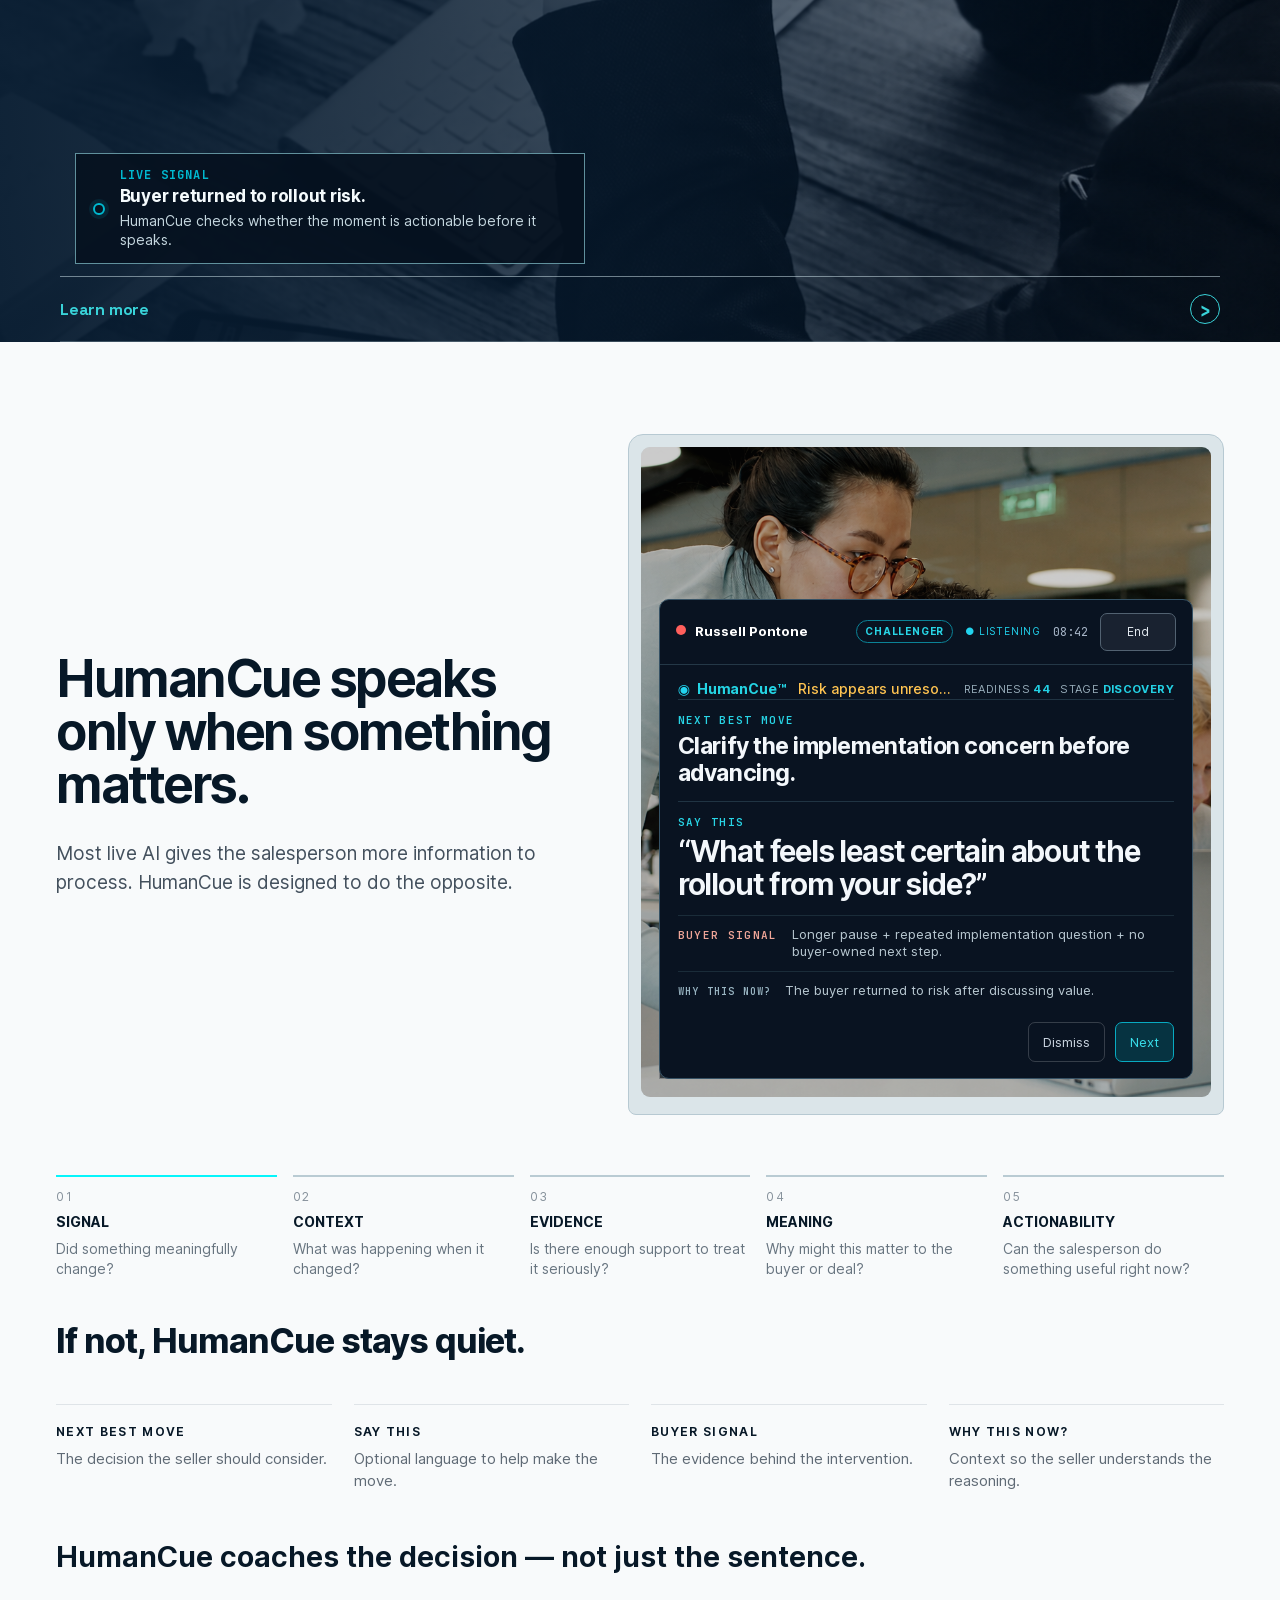
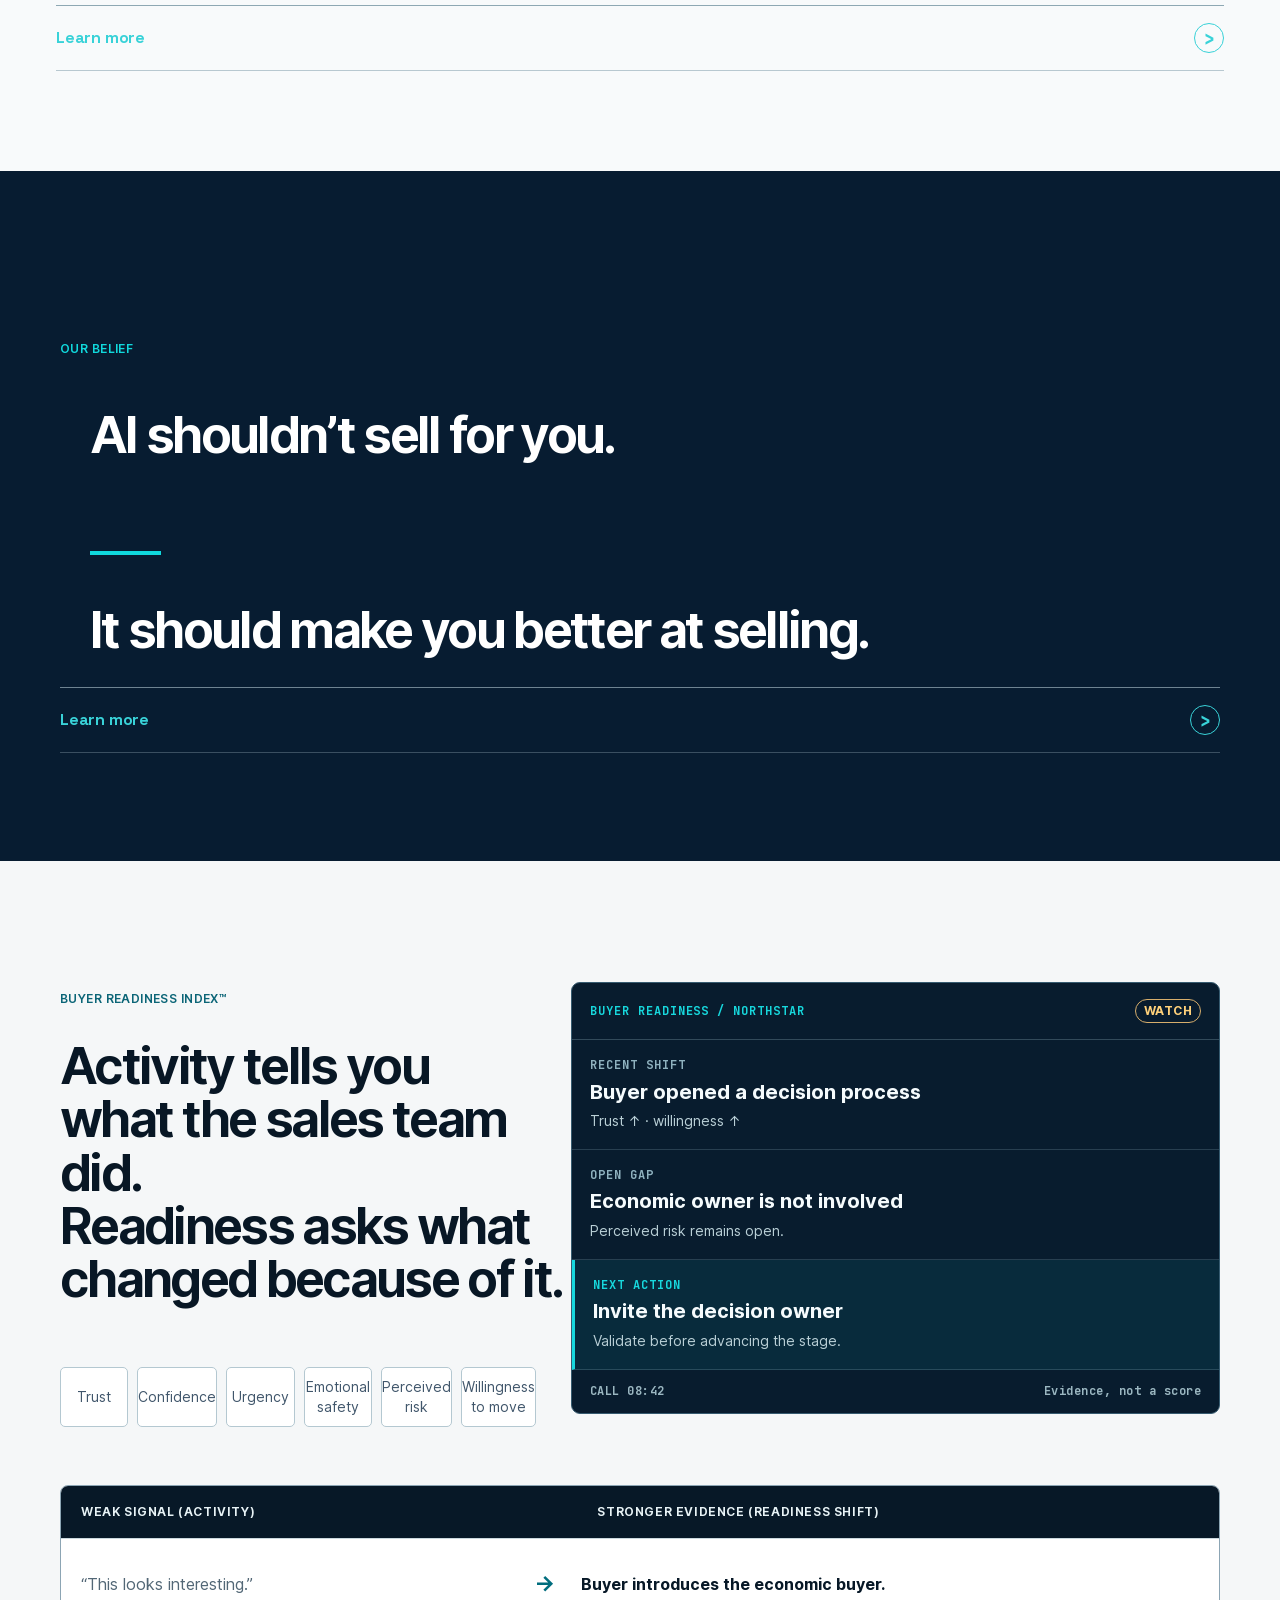
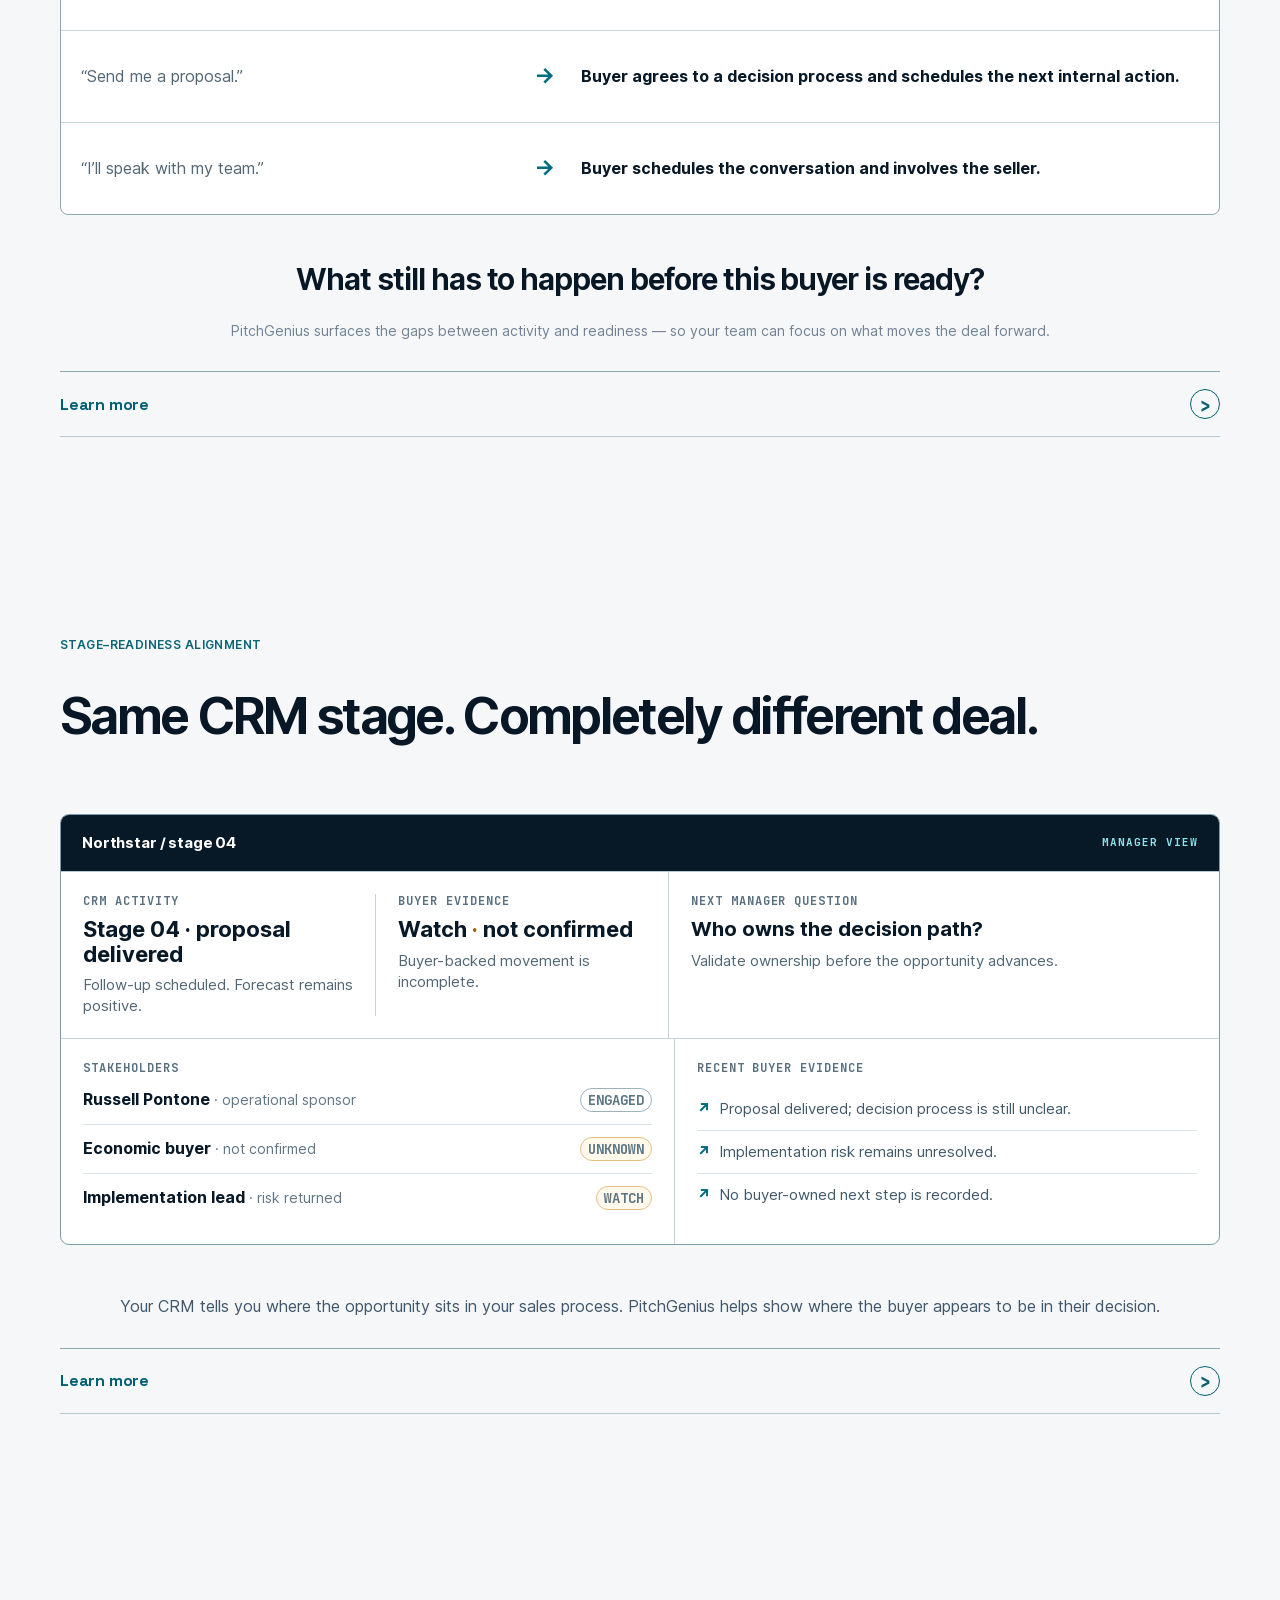
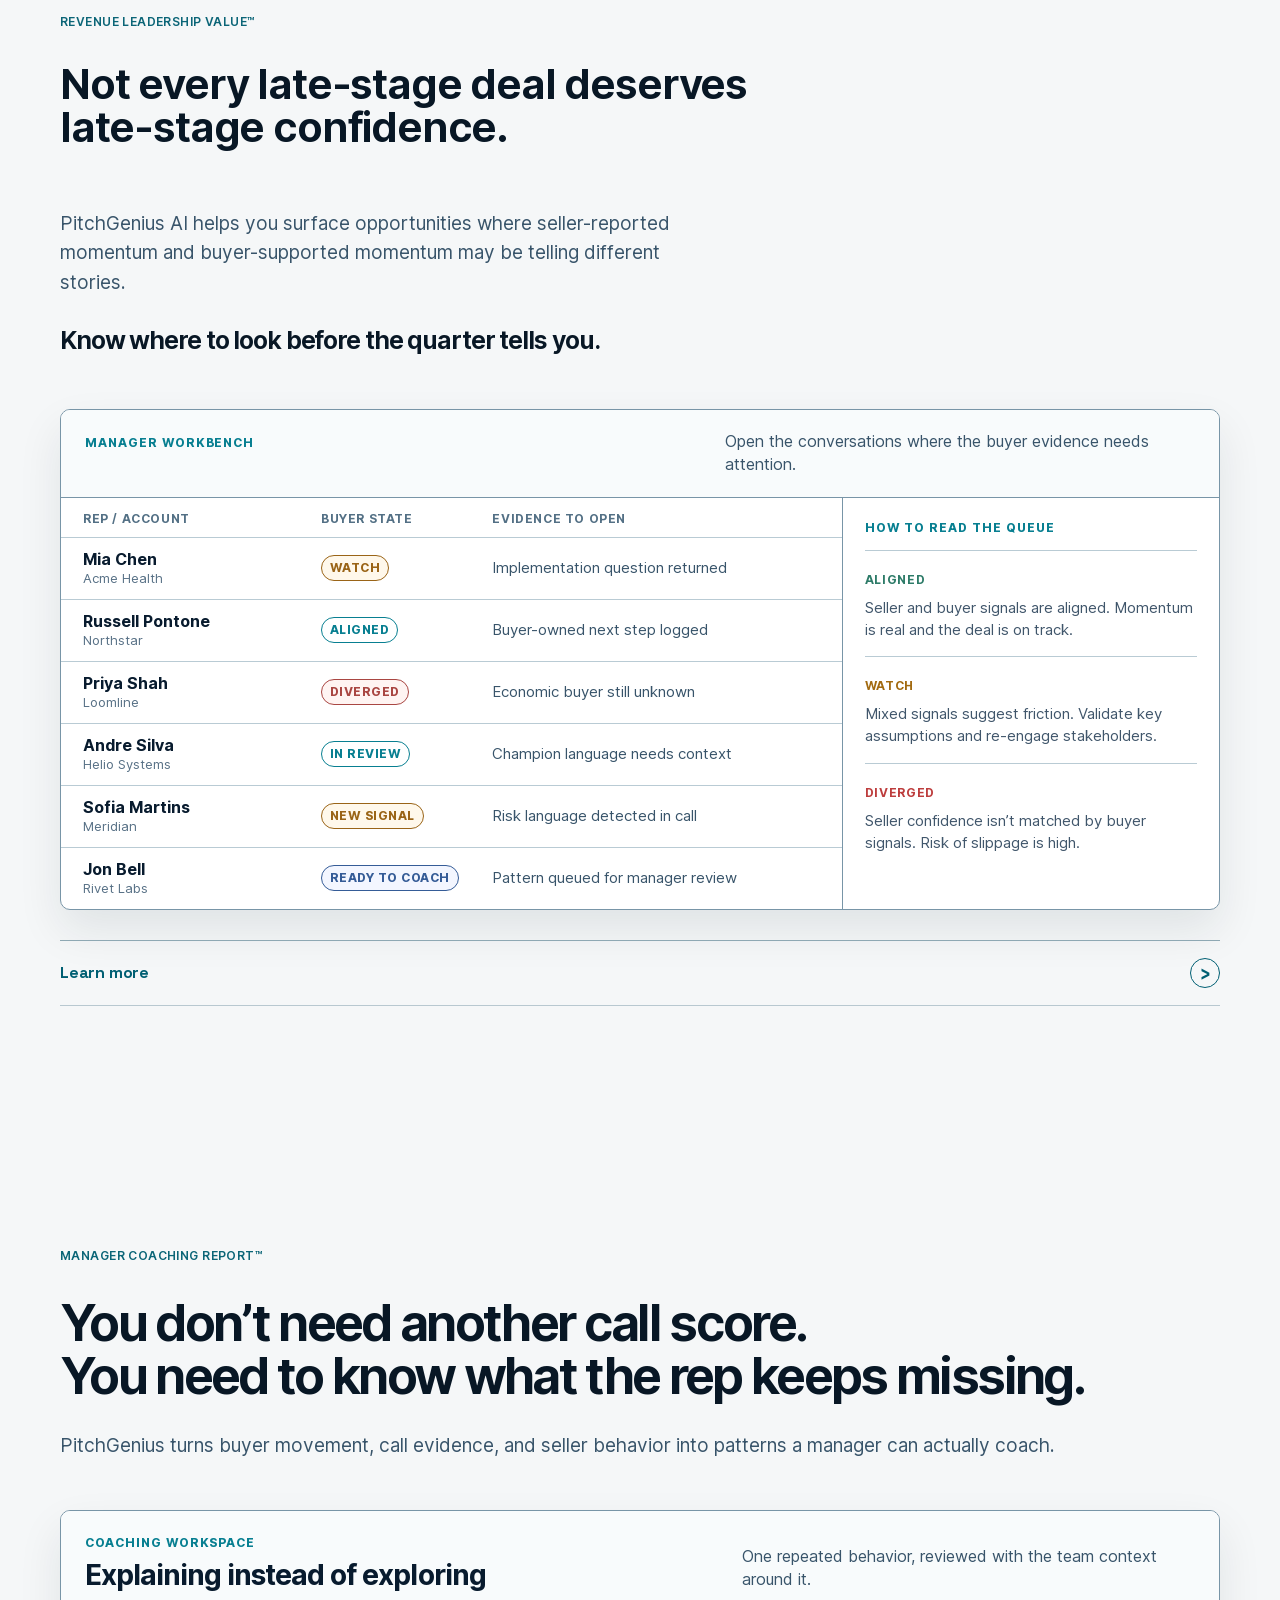
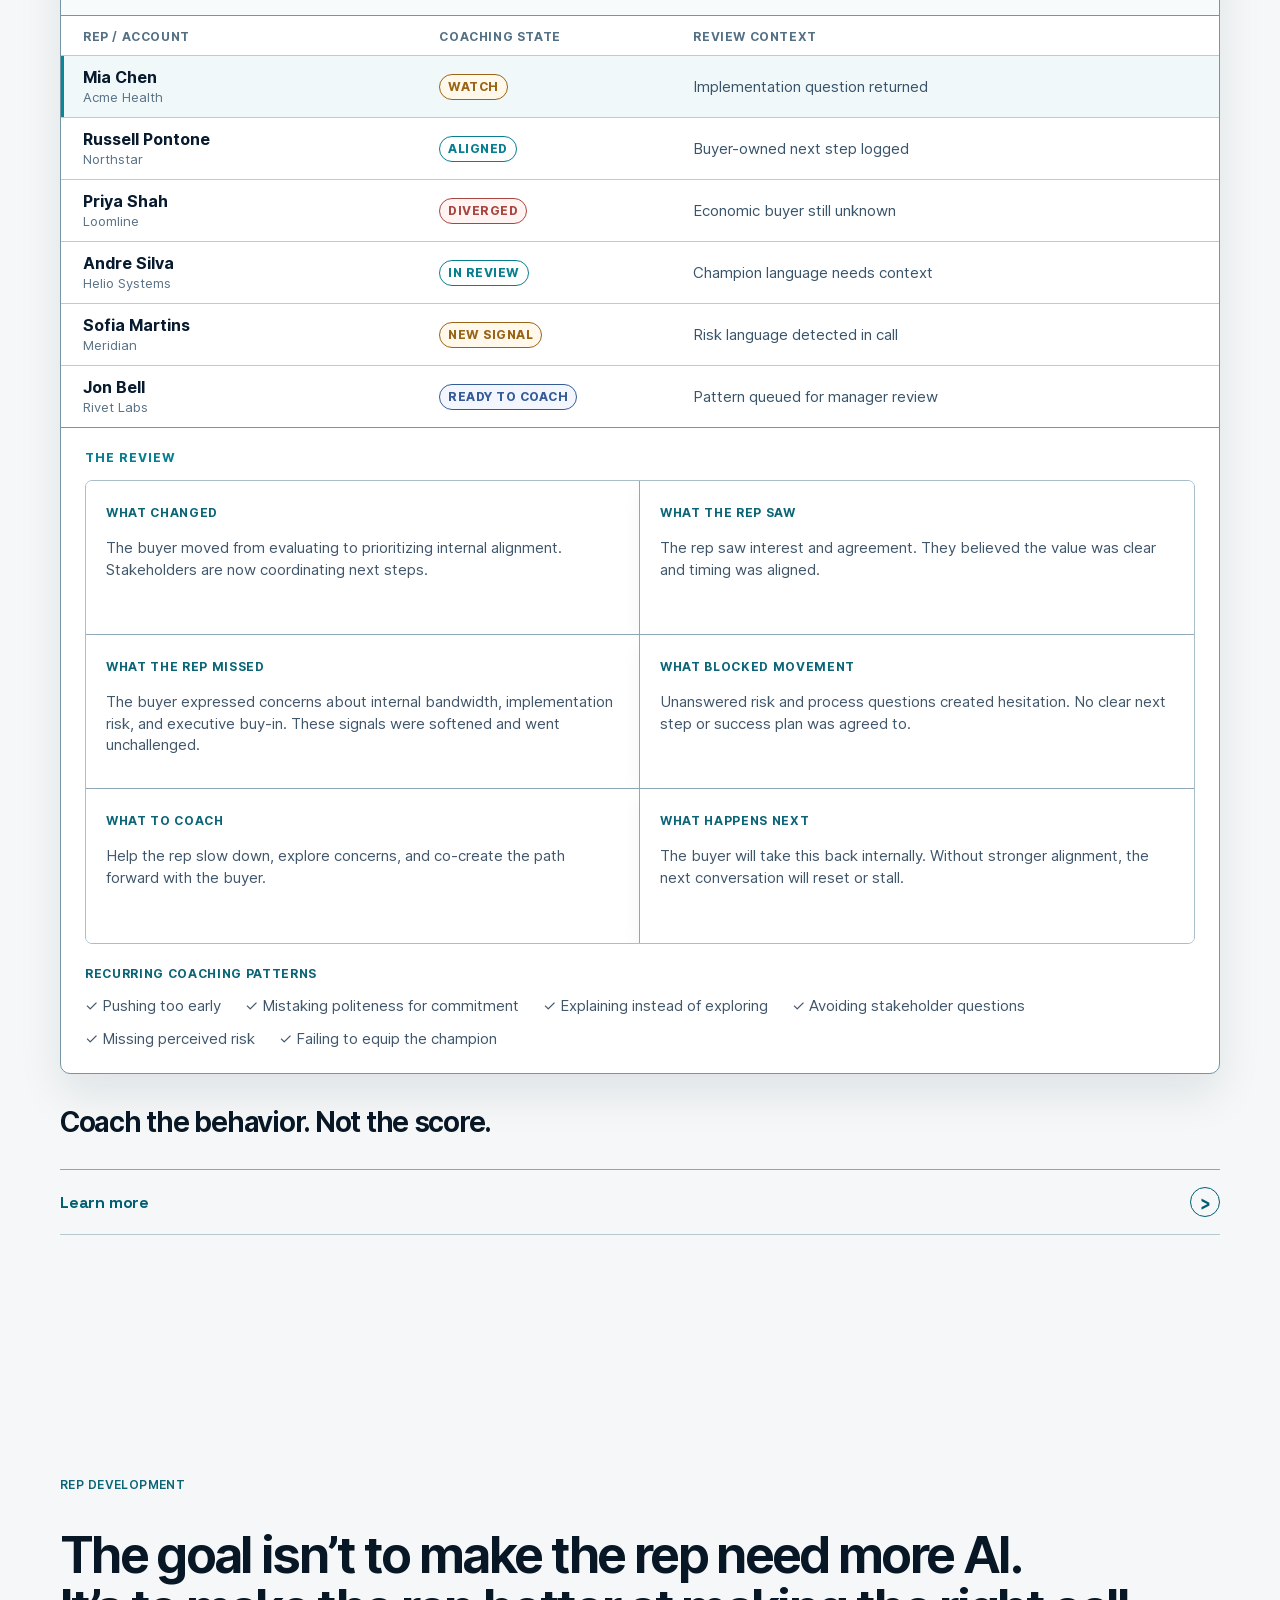
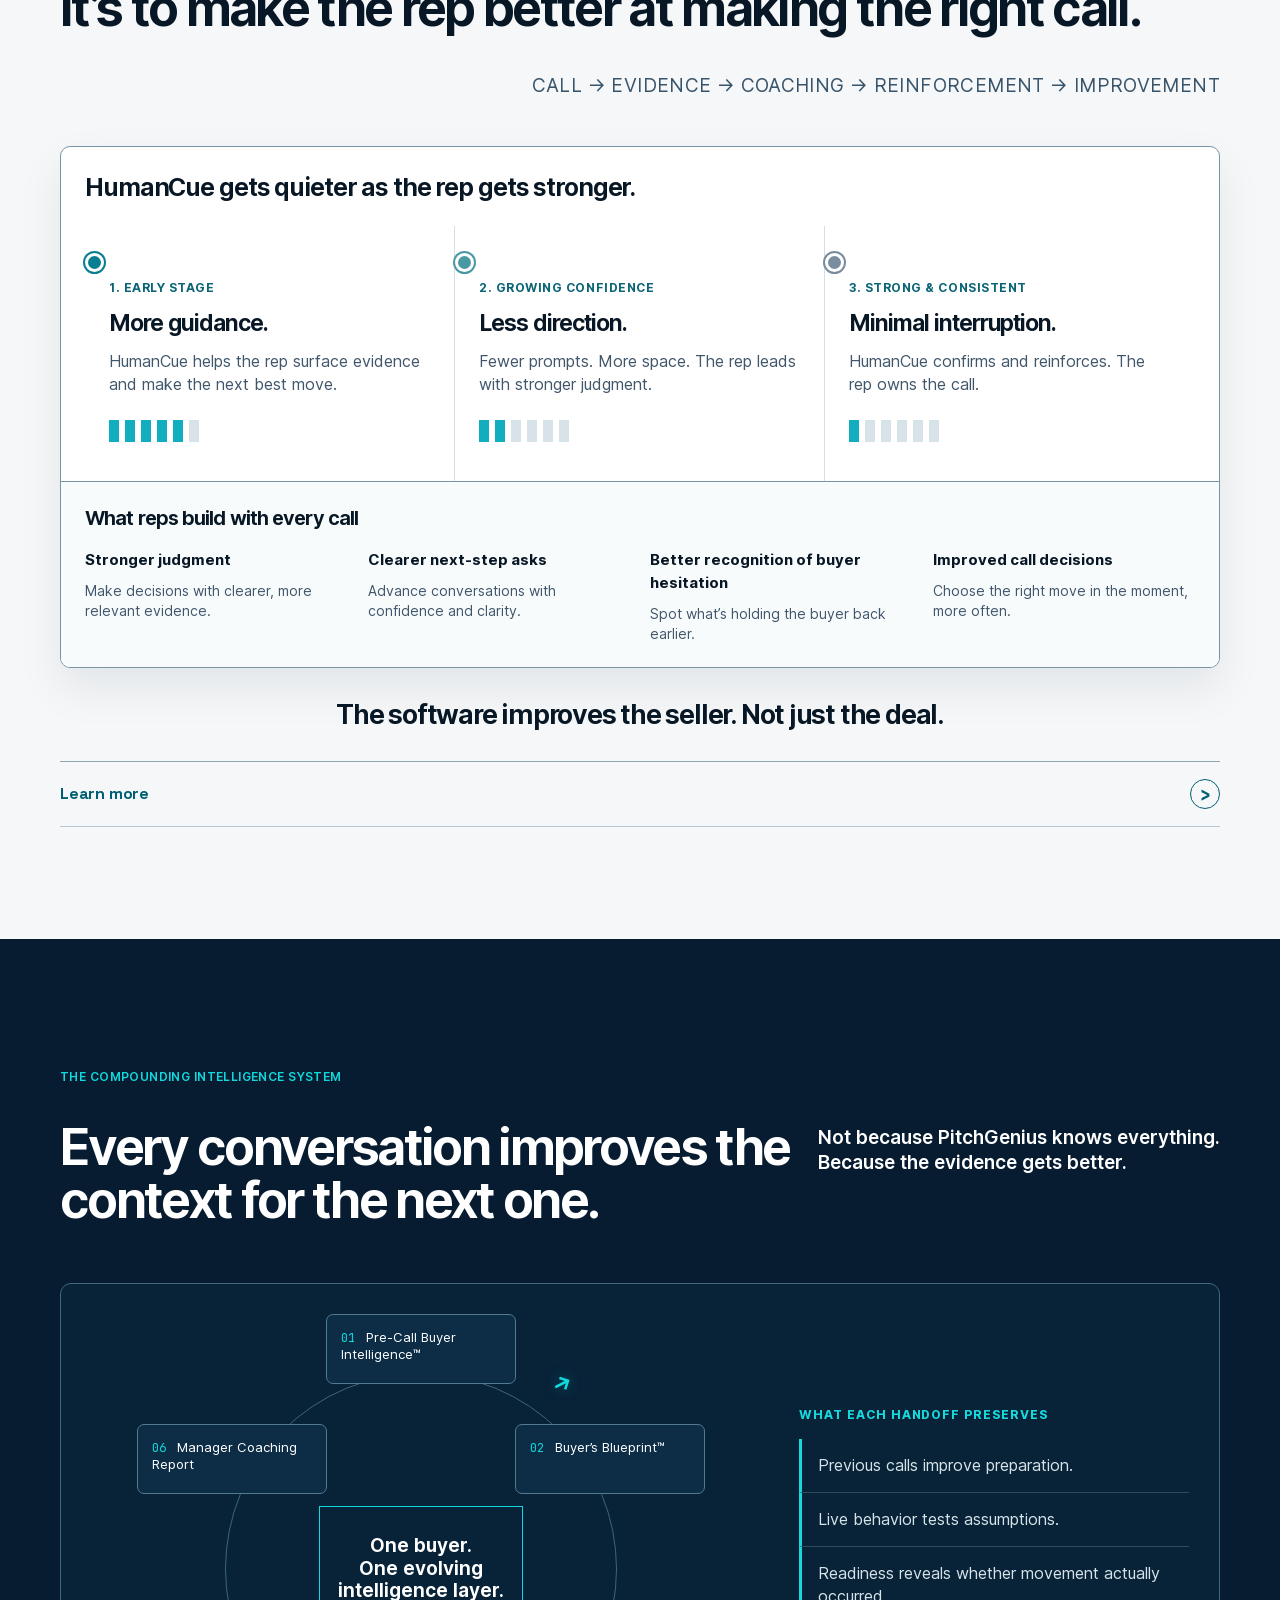
<file: variant-l/site/index.html>
<!doctype html>
<html lang="en">
<head>
  <meta charset="utf-8" />
  <meta name="viewport" content="width=device-width, initial-scale=1" />
  <meta name="description" content="PitchGenius adds buyer intelligence to the modern sales stack." />
  <meta name="theme-color" content="#071c31" />
  <title>PitchGenius.AI — buyer intelligence for modern sales teams</title>
  <link rel="icon" href="assets/g-mark.svg" type="image/svg+xml" />
  <link rel="stylesheet" href="styles.css" />
  <link rel="stylesheet" href="k-overrides.css" />
  <link rel="stylesheet" href="l-overrides.css" />
  <link rel="stylesheet" href="l-rework-early.css" />
  <link rel="stylesheet" href="l-rework-mid.css" />
  <link rel="stylesheet" href="l-rework-late.css" />
  <link rel="stylesheet" href="l-rework-polish.css" />
  <noscript><style>[data-reveal]{opacity:1!important;transform:none!important}</style></noscript>
</head>
<body>
  <a class="skip-link" href="#main">Skip to content</a>
  <header class="site-header" data-header>
    <a class="brand" href="#top" aria-label="PitchGenius.AI home"><span>PitchGenius <sup>.AI</sup></span></a>
    <nav class="site-nav" id="site-menu" aria-label="Primary navigation" data-menu><a href="#system">Platform</a><a href="#blueprint">How it works</a><a href="#coaching">For leaders</a><a href="#evidence">Resources</a><a href="#close">Company</a></nav>
    <div class="header-actions"><a class="header-live" href="#humancue">See HumanCue live <span aria-hidden="true">→</span></a><a class="button button--navy" href="https://pitchgenius.ai">Book a pilot</a><button class="menu-toggle" type="button" aria-expanded="false" aria-controls="site-menu" aria-label="Open navigation" data-menu-toggle><span></span><span></span></button></div>
  </header>

  <main id="main">
    <!-- 01 / Hero -->
    <section class="page page--light hero-page" id="top" data-section="hero">
      <div class="eyebrow" data-reveal>BUYER INTELLIGENCE FOR MODERN SALES TEAMS</div>
      <div class="hero-layout">
        <div class="hero-copy" data-reveal><h1>Your CRM knows the deal.<br> But does it know the<br> buyer?</h1><p>PitchGenius adds buyer intelligence to the modern sales stack.</p><div class="hero-ctas"><a class="button button--navy" href="https://pitchgenius.ai">Book a pilot</a><a class="text-link" href="#humancue">See HumanCue live <span aria-hidden="true">→</span></a></div><p class="hero-foot">See the human movement behind the pipeline — before, during, and after the call.</p></div>
        <figure class="hero-photo" data-reveal style="--delay:.12s"><img src="assets/PitchGenius-Photo-Page-01-Buyer-Hero.png" width="749" height="805" alt="A buyer looking directly at the camera" /></figure>
      </div>
    </section>

    <!-- 02 / Revenue blind spot -->
    <section class="page page--light split-page" id="problem" data-section="problem">
      <div class="split-copy" data-reveal><div class="eyebrow">THE REVENUE BLIND SPOT</div><h2>The pipeline can look healthy<br>long after the buyer has changed.</h2><p>The meeting happened. The demo happened. The proposal went out. The CRM moved forward. But none of those things necessarily mean the buyer did.</p><div class="blind-card"><div><b>WHAT THE CRM SEES</b><ul class="check-list"><li>Meeting complete</li><li>Proposal delivered</li><li>Follow-up scheduled</li><li>Stage advanced</li></ul></div><div class="blind-card__risk"><b>WHAT MAY BE HAPPENING</b><ul class="risk-list"><li>Unresolved risk</li><li>Missing authority</li><li>Weak next-step ownership</li><li>Buyer hesitation</li></ul></div></div><p class="split-bottom"><strong>Most sales systems see the activity.</strong><br><strong>PitchGenius looks for the movement underneath it.</strong></p></div>
      <figure class="split-photo" data-reveal style="--delay:.1s"><img src="assets/PitchGenius-Photo-Page-02-Revenue-Blind-Spot.png" width="840" height="918" alt="A seller thinking at a desk beside a window" /></figure>
    </section>

    <!-- 03 / Why this matters -->
    <section class="page page--light moments-page" id="evidence" data-section="evidence">
      <div class="eyebrow" data-reveal>WHY THIS MATTERS</div><h2 data-reveal>Revenue surprises rarely begin in the forecast meeting.<br>They begin in conversations nobody fully understood.</h2>
      <figure class="wide-photo" data-reveal style="--delay:.08s"><img src="assets/PitchGenius-Photo-Page-03-Forecast-Meeting.png" width="1480" height="335" alt="A team discussing a forecast around a table" /></figure>
      <div class="moments-grid" data-reveal style="--delay:.14s"><article><i>1</i><b>Buyer becomes less certain</b></article><article><i>2</i><b>Politeness becomes commitment</b></article><article><i>3</i><b>CRM remains healthy</b></article><article><i>4</i><b>Forecast stays positive</b></article><article class="moment-risk"><i>5</i><b>Risk becomes visible too late</b></article></div>
      <p class="page-bottom-line" data-reveal>The earlier you understand what changed with the buyer, the earlier you can decide what to do about it.</p>
    </section>

    <!-- 04 / Platform -->
    <section class="page page--light platform-page" id="system" data-section="system">
      <div class="eyebrow" data-reveal>THE PLATFORM</div><div class="center-heading" data-reveal><h2>One intelligence layer<br>around the buyer.</h2><p>PitchGenius follows the buyer throughout the sales cycle — from what is known before the call, through what changes during it, to whether the evidence supports genuine movement afterward.</p></div>
      <ol class="platform-flow" data-reveal style="--delay:.1s"><li><i>01</i><b>UNDERSTAND</b><span>Pre-Call Buyer<br>Intelligence™</span></li><li><i>02</i><b>PREPARE</b><span>Buyer’s<br>Blueprint™</span></li><li><i>03</i><b>PERCEIVE</b><span>HumanCue™</span></li><li><i>04</i><b>MEASURE</b><span>Buyer Readiness<br>Index™</span></li><li><i>05</i><b>SEE REALITY</b><span>Readiness vs.<br>Deal Stage</span></li><li><i>06</i><b>IMPROVE</b><span>Manager Coaching<br>Report</span></li></ol>
      <div class="platform-loop" data-reveal style="--delay:.18s">One context handed forward <span>→</span> last validated: rollout risk <span>→</span> next owner: seller</div>
    </section>

    <!-- 05 / Pre-call -->
    <section class="page page--light split-page precall-page" id="precall" data-section="precall">
      <div class="split-copy" data-reveal><div class="eyebrow">PRE-CALL BUYER INTELLIGENCE™</div><h2>Know more than the account.<br>Understand the person.</h2><p>Walk into the conversation better prepared for the human being making the decision.</p><div class="source-chips"><span>Previous calls</span><span>CRM notes</span><span>Emails</span><span>Discovery answers</span><span>Role</span><span>Company context</span><span>Meeting history</span></div></div><figure class="split-photo" data-reveal style="--delay:.1s"><img src="assets/curated-lifestyle-38YaGumPvwE-unsplash.jpg" width="3105" height="1947" alt="Two colleagues reviewing a buyer brief together" /></figure>
      <div class="state-cards" data-reveal style="--delay:.18s"><article><b>KNOWN</b><p>Direct evidence</p></article><article><b>LIKELY</b><p>Evidence-supported hypothesis</p></article><article><b>UNKNOWN</b><p>Important missing information</p></article></div><p class="state-bottom" data-reveal>Know what you know. Know what you still need to learn.</p>
    </section>

    <!-- 06 / Blueprint -->
    <section class="page page--light split-page blueprint-page" id="blueprint" data-section="blueprint">
      <div class="split-copy" data-reveal><div class="eyebrow">BUYER’S BLUEPRINT™</div><h2>Don’t run the same<br>conversation with every buyer.</h2><p>Same title. Same problem. Same budget. Same CRM stage. Different buyer. Different conversation.</p></div><figure class="split-photo" data-reveal style="--delay:.1s"><img src="assets/PitchGenius-Photo-Page-06-Buyers-Blueprint.png" width="779" height="310" alt="A group of colleagues in conversation" /></figure>
      <div class="blueprint-table" data-reveal style="--delay:.18s"><article><b>THE OBJECTIVE</b><p>Advance the deal by aligning the conversation to what matters most to this buyer right now.</p></article><article><b>READINESS HYPOTHESIS</b><p>What we believe this buyer cares about, based on role, context, signals, and stage.</p></article><article><b>TRUST TRIGGERS</b><p>The proof points and signals that will build credibility with this buyer.</p></article><article><b>QUESTIONS</b><p>Open questions to uncover true priorities, constraints, and decision criteria.</p></article><article><b>RISK</b><p>What could stall the deal, erode trust, or create buyer hesitation.</p></article><article><b>APPROACH</b><p>How we will structure the conversation to create clarity and momentum.</p></article></div><p class="state-bottom" data-reveal>The Blueprint is not the answer. It is the starting hypothesis.</p><p class="blueprint-cycle" data-reveal>Prepare → Observe → Validate → Adjust</p>
    </section>

    <!-- 07 / Transition -->
    <section class="page page--photo transition-page" id="cue-transition" data-section="transition"><img src="assets/PitchGenius-Photo-Page-07-Live-Moment.png" width="1586" height="992" alt="A seller listening during a live sales conversation" /><div class="photo-overlay"></div><div class="transition-copy" data-reveal><div class="eyebrow eyebrow--light">HUMANCUE™</div><h2>Then something<br>changes.</h2><p>And the seller has seconds — not tomorrow’s call review — to recognize it.</p><span class="cyan-rule"></span></div></section>

    <!-- 08 / HumanCue — original product composition preserved exactly -->
    <section class="page p8" id="humancue" data-section="humancue"><div class="wrap"><div class="top"><div data-reveal><h1 class="title">HumanCue speaks<br />only when something matters.</h1><p class="body">Most live AI gives the salesperson more information to process. HumanCue is designed to do the opposite.</p></div><div class="laptop" data-reveal style="--delay:.1s"><div class="screen"><div class="meeting"></div><article class="hc" data-hc-card><header class="hc-top" data-hc-handle tabindex="0"><span class="hc-name">Russell Pontone</span><span class="pill">CHALLENGER</span><span class="listen">● LISTENING</span><span class="timer">08:42</span><button class="end" type="button" data-cue-end>End</button></header><div class="hc-main"><div class="hc-brand">HumanCue™</div><div class="buyer-state">Risk appears unresolved. Buyer is still engaged.</div><div class="hc-stats"><span>Readiness <b>44</b></span><span>Stage <b>Discovery</b></span></div><div class="hc-section"><label>NEXT BEST MOVE</label><b>Clarify the implementation concern before advancing.</b></div><div class="hc-section"><label>SAY THIS</label><p>“What feels least certain about the rollout from your side?”</p></div><div class="hc-section"><label>BUYER SIGNAL</label><p>Longer pause + repeated implementation question + no buyer-owned next step.</p></div><div class="hc-section"><label>WHY THIS NOW?</label><p>The buyer returned to risk after discussing value.</p></div><div class="hc-actions"><button type="button" data-cue-dismiss>Dismiss</button><button type="button" class="next" data-cue-next>Next</button></div><div class="cue-status" data-cue-status hidden aria-live="polite">HumanCue stays quiet. <button type="button" data-cue-reset>Bring cue back</button></div></div></article></div></div></div><div class="logic" data-reveal style="--delay:.15s"><div class="step"><div class="n">01</div><strong>SIGNAL</strong><p>Did something meaningfully change?</p></div><div class="step"><div class="n">02</div><strong>CONTEXT</strong><p>What was happening when it changed?</p></div><div class="step"><div class="n">03</div><strong>EVIDENCE</strong><p>Is there enough support to treat it seriously?</p></div><div class="step"><div class="n">04</div><strong>MEANING</strong><p>Why might this matter to the buyer or deal?</p></div><div class="step"><div class="n">05</div><strong>ACTIONABILITY</strong><p>Can the salesperson do something useful right now?</p></div></div><div class="quiet" data-reveal>If not, HumanCue stays quiet.</div><div class="outputs" data-reveal><div class="output"><h4>NEXT BEST MOVE</h4><p>The decision the seller should consider.</p></div><div class="output"><h4>SAY THIS</h4><p>Optional language to help make the move.</p></div><div class="output"><h4>BUYER SIGNAL</h4><p>The evidence behind the intervention.</p></div><div class="output"><h4>WHY THIS NOW?</h4><p>Context so the seller understands the reasoning.</p></div></div><div class="close">HumanCue coaches the decision — not just the sentence.</div></div></section>

    <!-- 09 / Belief -->
    <section class="page page--navy belief-page" id="belief" data-section="belief"><div class="eyebrow eyebrow--light" data-reveal>OUR BELIEF</div><div class="belief-copy" data-reveal><h2>AI shouldn’t sell for you.</h2><span class="cyan-rule"></span><h2>It should make you better at selling.</h2></div></section>

    <!-- 10 / Readiness -->
    <section class="page page--light readiness-page" id="readiness" data-section="readiness"><div class="eyebrow" data-reveal>BUYER READINESS INDEX™</div><div class="readiness-top"><div class="readiness-copy" data-reveal><h2>Activity tells you what the sales team did.<br>Readiness asks what <span class="keep-together">changed because of it.</span></h2><div class="readiness-tabs" data-reveal style="--delay:.15s"><span>Trust</span><span>Confidence</span><span>Urgency</span><span>Emotional safety</span><span>Perceived risk</span><span>Willingness to move</span></div></div><figure data-reveal style="--delay:.1s"><img src="assets/PitchGenius-Photo-Page-10-Buyer-Readiness-Movement.png" width="649" height="345" alt="A person moving purposefully through a city" /></figure></div><div class="readiness-evidence" data-reveal style="--delay:.2s"><header><span>WEAK SIGNAL (ACTIVITY)</span><span>STRONGER EVIDENCE (READINESS SHIFT)</span></header><div><p>“This looks interesting.”</p><b>→</b><p>Buyer introduces the economic buyer.</p></div><div><p>“Send me a proposal.”</p><b>→</b><p>Buyer agrees to a decision process and schedules the next internal action.</p></div><div><p>“I’ll speak with my team.”</p><b>→</b><p>Buyer schedules the conversation and involves the seller.</p></div></div><h3 class="readiness-bottom" data-reveal>What still has to happen before this buyer is ready?</h3><p class="readiness-note" data-reveal>PitchGenius surfaces the gaps between activity and readiness — so your team can focus on what moves the deal forward.</p></section>

    <!-- 11 / Alignment -->
    <section class="page page--light alignment-page" id="alignment" data-section="alignment"><div class="eyebrow" data-reveal>STAGE–READINESS ALIGNMENT</div><h2 data-reveal>Same CRM stage. Completely different deal.</h2><div class="alignment-panels" data-reveal style="--delay:.12s"><article><b>CRM VIEW</b><ul class="check-list"><li>Stage 4</li><li>Demo completed</li><li>Proposal delivered</li><li>Follow-up scheduled</li><li>Activity high</li><li>Forecast positive</li></ul></article><div class="vs">VS.</div><article class="buyer-view"><b>BUYER VIEW</b><ul class="risk-list"><li>Economic buyer unknown</li><li>Implementation risk unresolved</li><li>No buyer-owned next step</li><li>Trust weakening</li><li>Willingness declining</li></ul></article></div><p class="alignment-bottom" data-reveal>Your CRM tells you where the opportunity sits in your sales process. PitchGenius helps show where the buyer appears to be in their decision.</p></section>

    <!-- 12 / Revenue leadership -->
    <section class="page page--light split-page leadership-page" id="leadership" data-section="leadership"><div class="split-copy" data-reveal><div class="eyebrow">REVENUE LEADERSHIP VALUE™</div><h2>Not every late-stage deal deserves late-stage confidence.</h2><p>PitchGenius AI helps you surface opportunities where seller-reported momentum and buyer-supported momentum may be telling different stories.</p><div class="leadership-states"><article><b>ALIGNED</b><p>Seller and buyer signals are aligned. Momentum is real and the deal is on track.</p></article><article><b>WATCH</b><p>Mixed signals suggest friction. Validate key assumptions and re-engage stakeholders.</p></article><article><b>DIVERGED</b><p>Seller confidence isn’t matched by buyer signals. Risk of slippage is high.</p></article></div><h3>Know where to look before the quarter tells you.</h3></div><figure class="split-photo" data-reveal style="--delay:.1s"><img src="assets/PitchGenius-Photo-Page-12-Revenue-Leadership.png" width="749" height="805" alt="A revenue leader standing with her team" /></figure></section>

    <!-- 13 / Coaching -->
    <section class="page page--light coaching-page" id="coaching" data-section="coaching"><div class="eyebrow" data-reveal>MANAGER COACHING REPORT™</div><h2 data-reveal>You don’t need another call score.<br>You need to know what the rep keeps missing.</h2><p class="coaching-intro" data-reveal>PitchGenius turns buyer movement, call evidence, and seller behavior into patterns a manager can actually coach.</p><div class="coaching-grid" data-reveal style="--delay:.12s"><article><b>WHAT CHANGED</b><p>The buyer moved from evaluating to prioritizing internal alignment. Stakeholders are now coordinating next steps.</p></article><article><b>WHAT THE REP SAW</b><p>The rep saw interest and agreement. They believed the value was clear and timing was aligned.</p></article><article><b>WHAT THE REP MISSED</b><p>The buyer expressed concerns about internal bandwidth, implementation risk, and executive buy-in. These signals were softened and went unchallenged.</p></article><article><b>WHAT BLOCKED MOVEMENT</b><p>Unanswered risk and process questions created hesitation. No clear next step or success plan was agreed to.</p></article><article><b>WHAT TO COACH</b><p>Help the rep slow down, explore concerns, and co-create the path forward with the buyer.</p></article><article><b>WHAT HAPPENS NEXT</b><p>The buyer will take this back internally. Without stronger alignment, the next conversation will reset or stall.</p></article></div><div class="patterns" data-reveal style="--delay:.18s"><b>RECURRING COACHING PATTERNS</b><span>✓ Pushing too early</span><span>✓ Mistaking politeness for commitment</span><span>✓ Explaining instead of exploring</span><span>✓ Avoiding stakeholder questions</span><span>✓ Missing perceived risk</span><span>✓ Failing to equip the champion</span></div><h3 class="coaching-bottom" data-reveal>Coach the behavior. Not the score.</h3></section>

    <!-- 14 / Rep development -->
    <section class="page page--light development-page" id="development" data-section="development"><div class="eyebrow" data-reveal>REP DEVELOPMENT</div><h2 data-reveal>The goal isn’t to make the rep need more AI.<br>It’s to make the rep better at making the right call.</h2><p class="development-cycle" data-reveal>CALL → EVIDENCE → COACHING → REINFORCEMENT → IMPROVEMENT</p><div class="development-card" data-reveal style="--delay:.12s"><h3>HumanCue gets quieter as the rep gets stronger.</h3><div class="development-columns"><article><b>1. EARLY STAGE</b><h4>More guidance.</h4><p>HumanCue helps the rep surface evidence and make the next best move.</p><div class="prompt-bars bars-five"><i></i><i></i><i></i><i></i><i></i><i></i></div></article><article><b>2. GROWING CONFIDENCE</b><h4>Less direction.</h4><p>Fewer prompts. More space. The rep leads with stronger judgment.</p><div class="prompt-bars bars-two"><i></i><i></i><i></i><i></i><i></i><i></i></div></article><article><b>3. STRONG &amp; CONSISTENT</b><h4>Minimal interruption.</h4><p>HumanCue confirms and reinforces. The rep owns the call.</p><div class="prompt-bars bars-one"><i></i><i></i><i></i><i></i><i></i><i></i></div></article></div></div><div class="development-benefits" data-reveal style="--delay:.18s"><h3>What reps build with every call</h3><div><article><b>Stronger judgment</b><p>Make decisions with clearer, more relevant evidence.</p></article><article><b>Clearer next-step asks</b><p>Advance conversations with confidence and clarity.</p></article><article><b>Better recognition of buyer hesitation</b><p>Spot what’s holding the buyer back earlier.</p></article><article><b>Improved call decisions</b><p>Choose the right move in the moment, more often.</p></article></div></div><h3 class="development-bottom" data-reveal>The software improves the seller. Not just the deal.</h3></section>

    <!-- 15 / Intelligence loop -->
    <section class="page page--navy loop-page" id="loop" data-section="loop"><div class="eyebrow eyebrow--light" data-reveal>THE COMPOUNDING INTELLIGENCE SYSTEM</div><div class="loop-heading" data-reveal><h2>Every conversation improves the<br>context for the next one.</h2><p>Not because PitchGenius knows everything.<br>Because the evidence gets better.</p></div><div class="loop-orbit" data-reveal style="--delay:.1s"><div class="orbit-core">One buyer.<br>One evolving<br>intelligence layer.</div><ol><li><b>01</b>Pre-Call Buyer Intelligence™</li><li><b>02</b>Buyer’s Blueprint™</li><li><b>03</b>HumanCue™</li><li><b>04</b>Buyer Readiness Index™</li><li><b>05</b>Stage–Readiness Alignment</li><li><b>06</b>Manager Coaching Report</li></ol></div><div class="loop-notes" data-reveal style="--delay:.18s"><p>Previous calls improve preparation.</p><p>Live behavior tests assumptions.</p><p>Readiness reveals whether movement actually occurred.</p><p>Outcomes clarify which signals mattered.</p><p>Coaching strengthens seller decisions.</p></div><p class="loop-bottom">Evidence only compounds when it survives the handoff.</p></section>

    <!-- 16 / Close -->
    <section class="page page--navy close-page" id="close" data-section="close"><div class="close-copy" data-reveal><div class="eyebrow eyebrow--light">THE FUTURE OF THE SALES PROFESSION</div><h2>Understand the buyer.<br>Make the right call.</h2><p>PitchGenius gives sellers and sales leaders better buyer intelligence before, during, and after the conversation — without taking the human out of it.</p><div class="hero-ctas"><a class="button button--light" href="https://pitchgenius.ai">Book a pilot</a><a class="header-live" href="#humancue">See HumanCue live <span aria-hidden="true">→</span></a></div><h3>Technology should make sales professionals stronger.<br>Not more replaceable.</h3></div><figure class="close-photo" data-reveal style="--delay:.1s"><img src="assets/PitchGenius-Photo-Page-16-Human-First-Close.png" width="720" height="805" alt="A team connecting hands around a table" /></figure></section>
  </main>
  <footer class="site-footer"><a class="brand" href="#top"><span>PitchGenius <sup>.AI</sup></span></a><span>Buyer intelligence / live seller decision support</span><a href="#top">Back to top ↑</a></footer>
  <script src="app.js"></script>
  <script src="l-enhancements.js"></script>
  <script src="l-rework-mid.js"></script>
  <script src="l-rework-late.js"></script>
  <script src="l-rework-polish.js"></script>
</body>
</html>
</file>
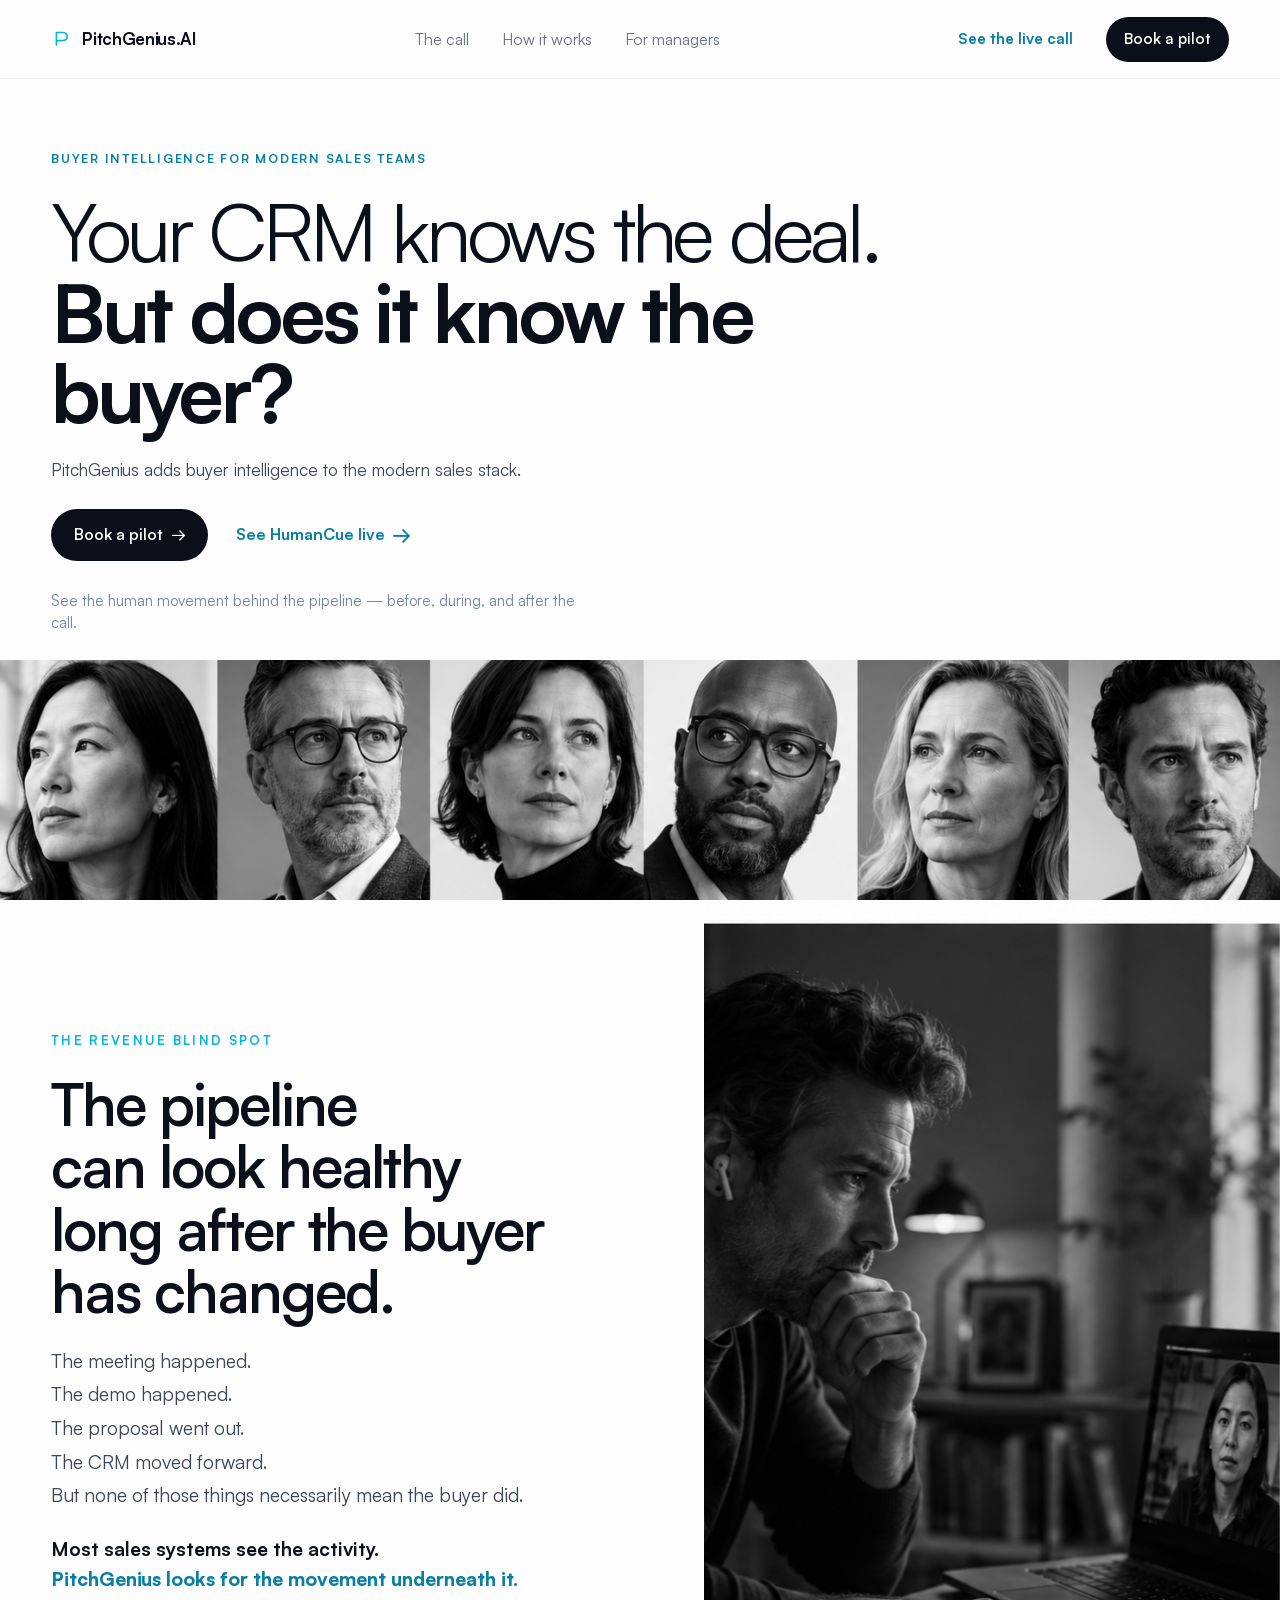
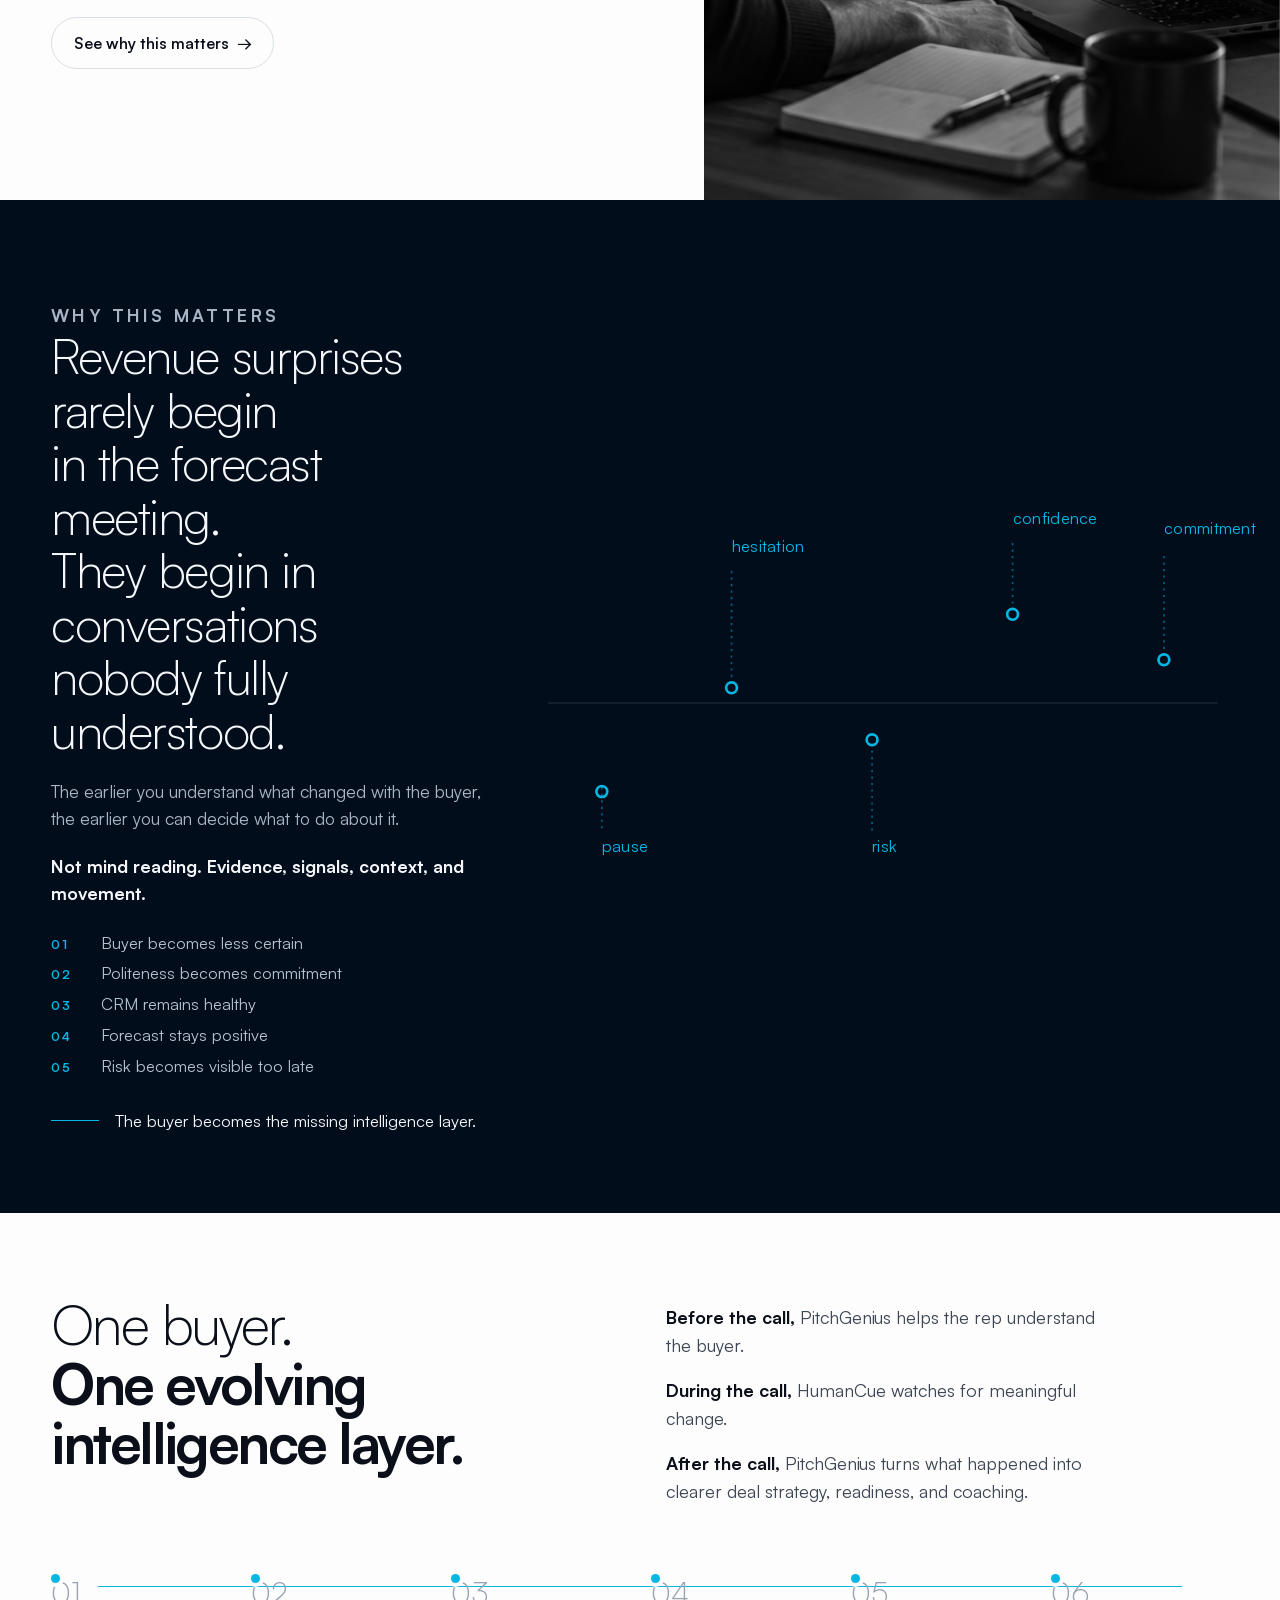
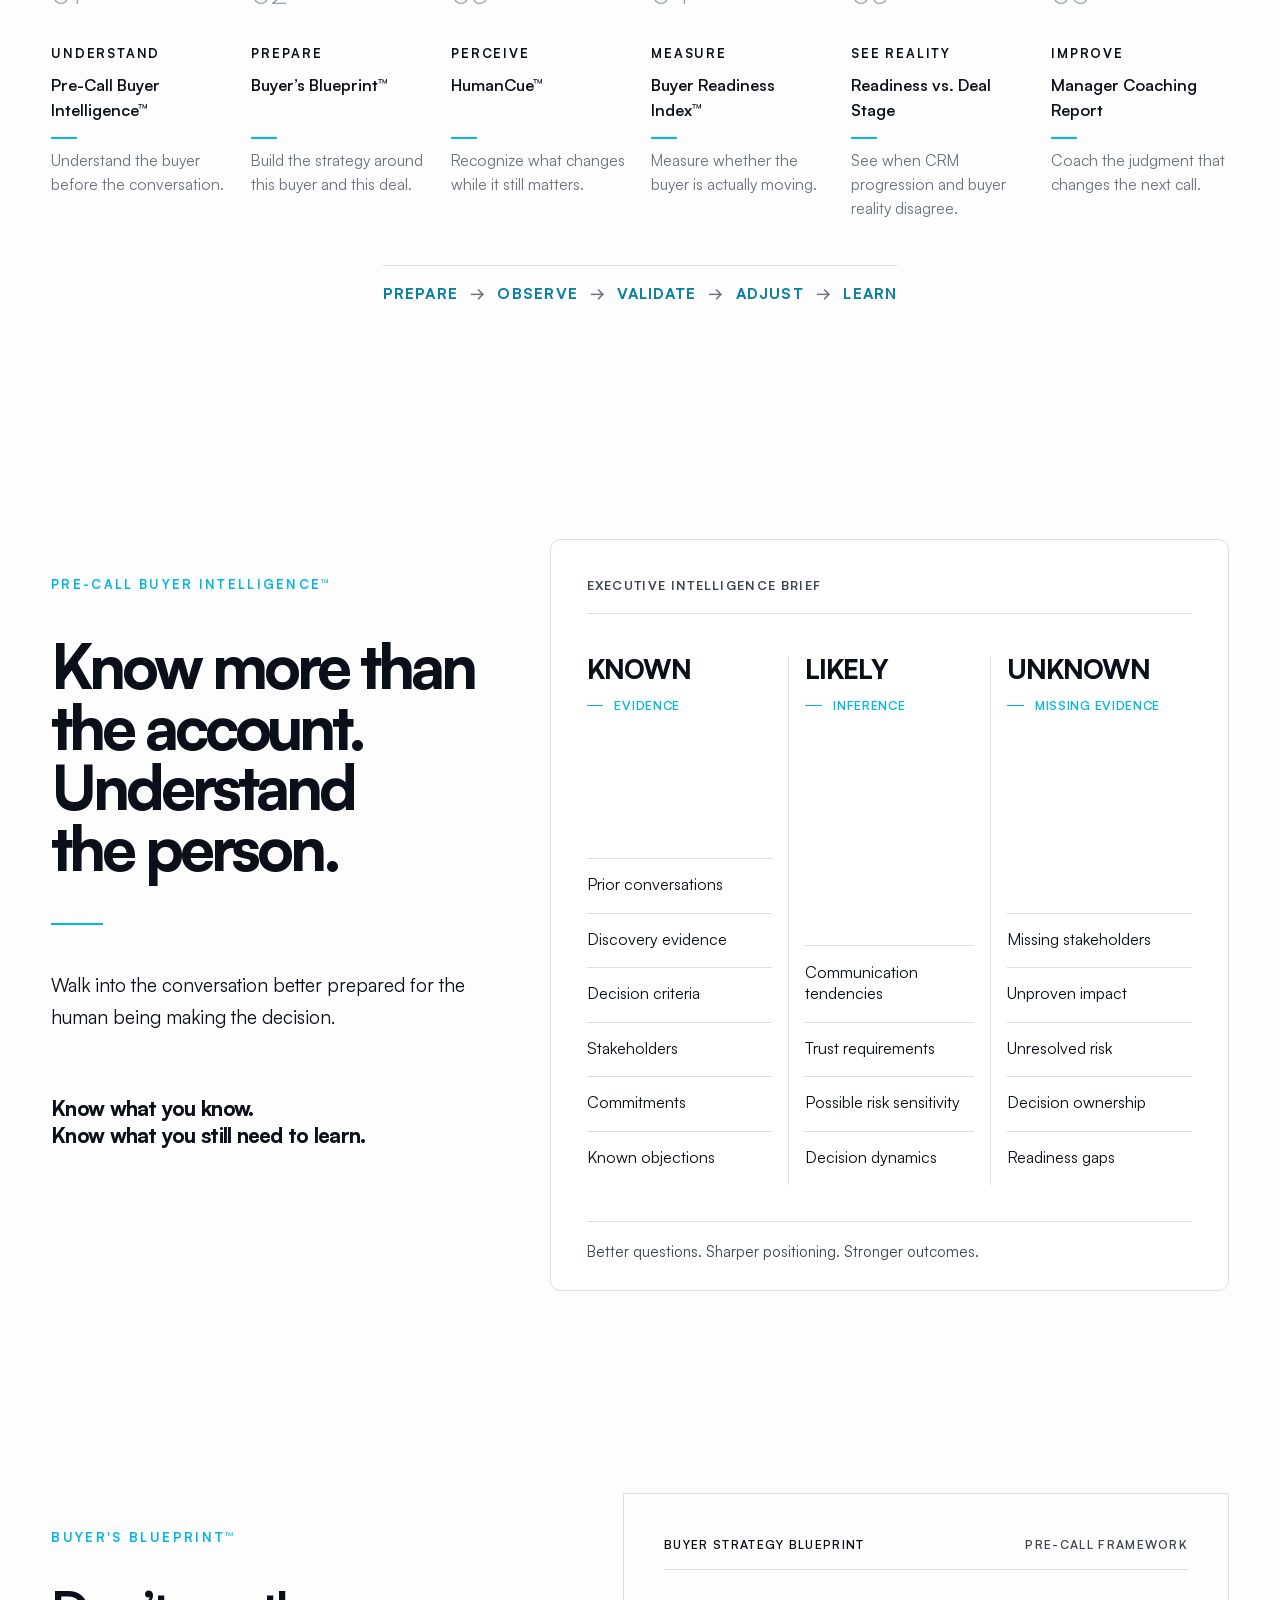
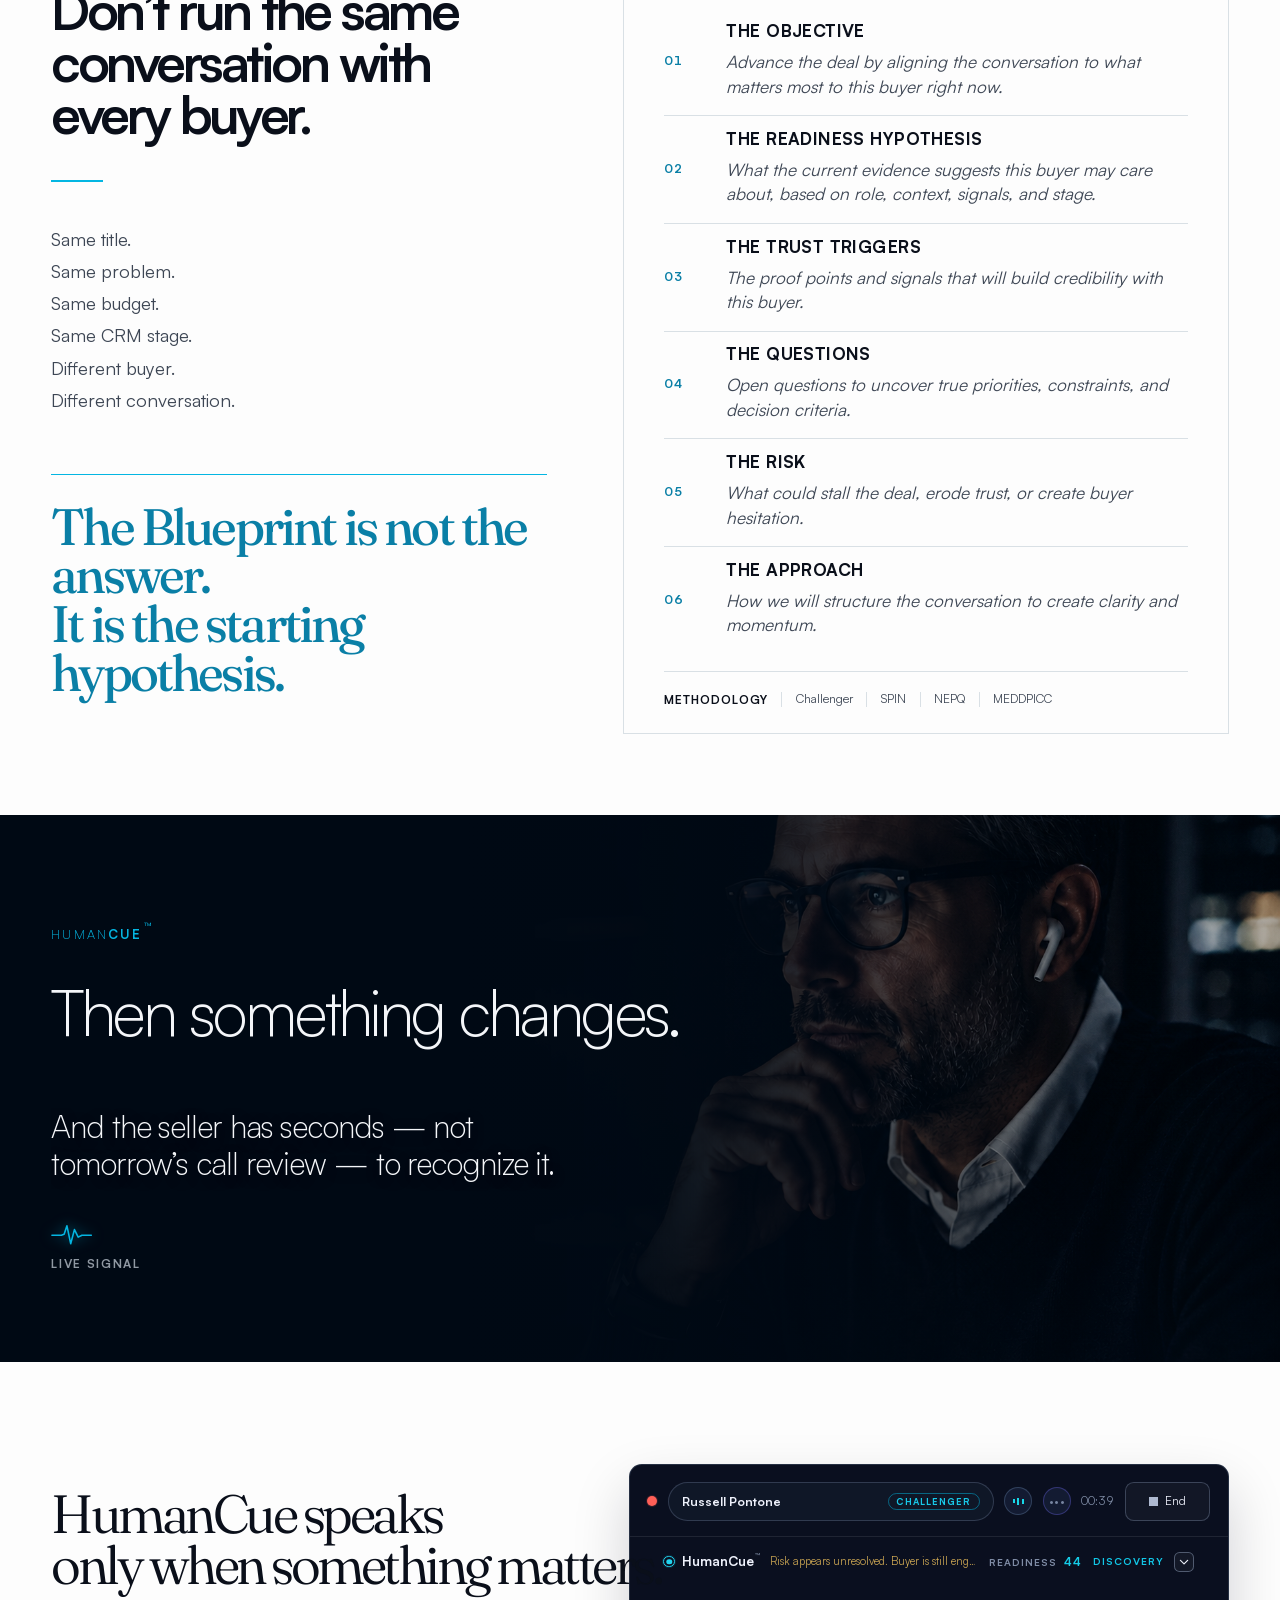
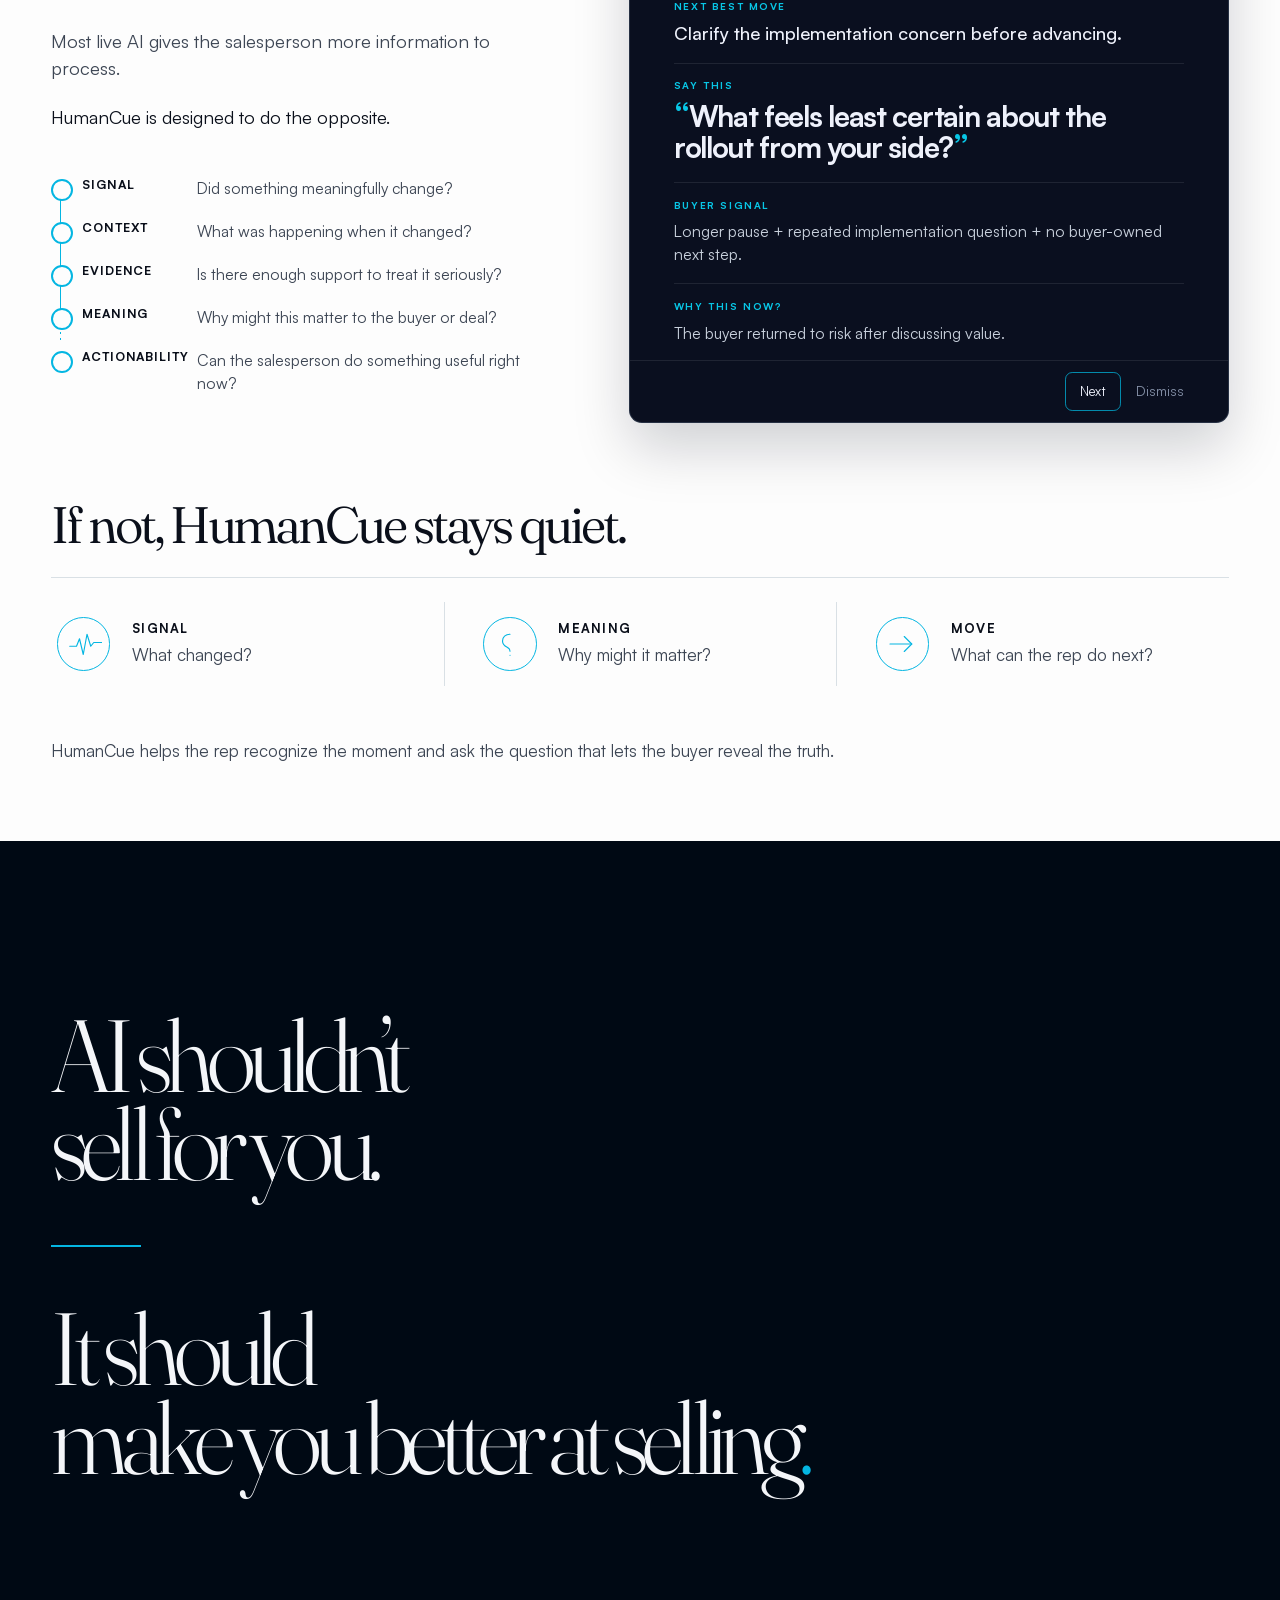
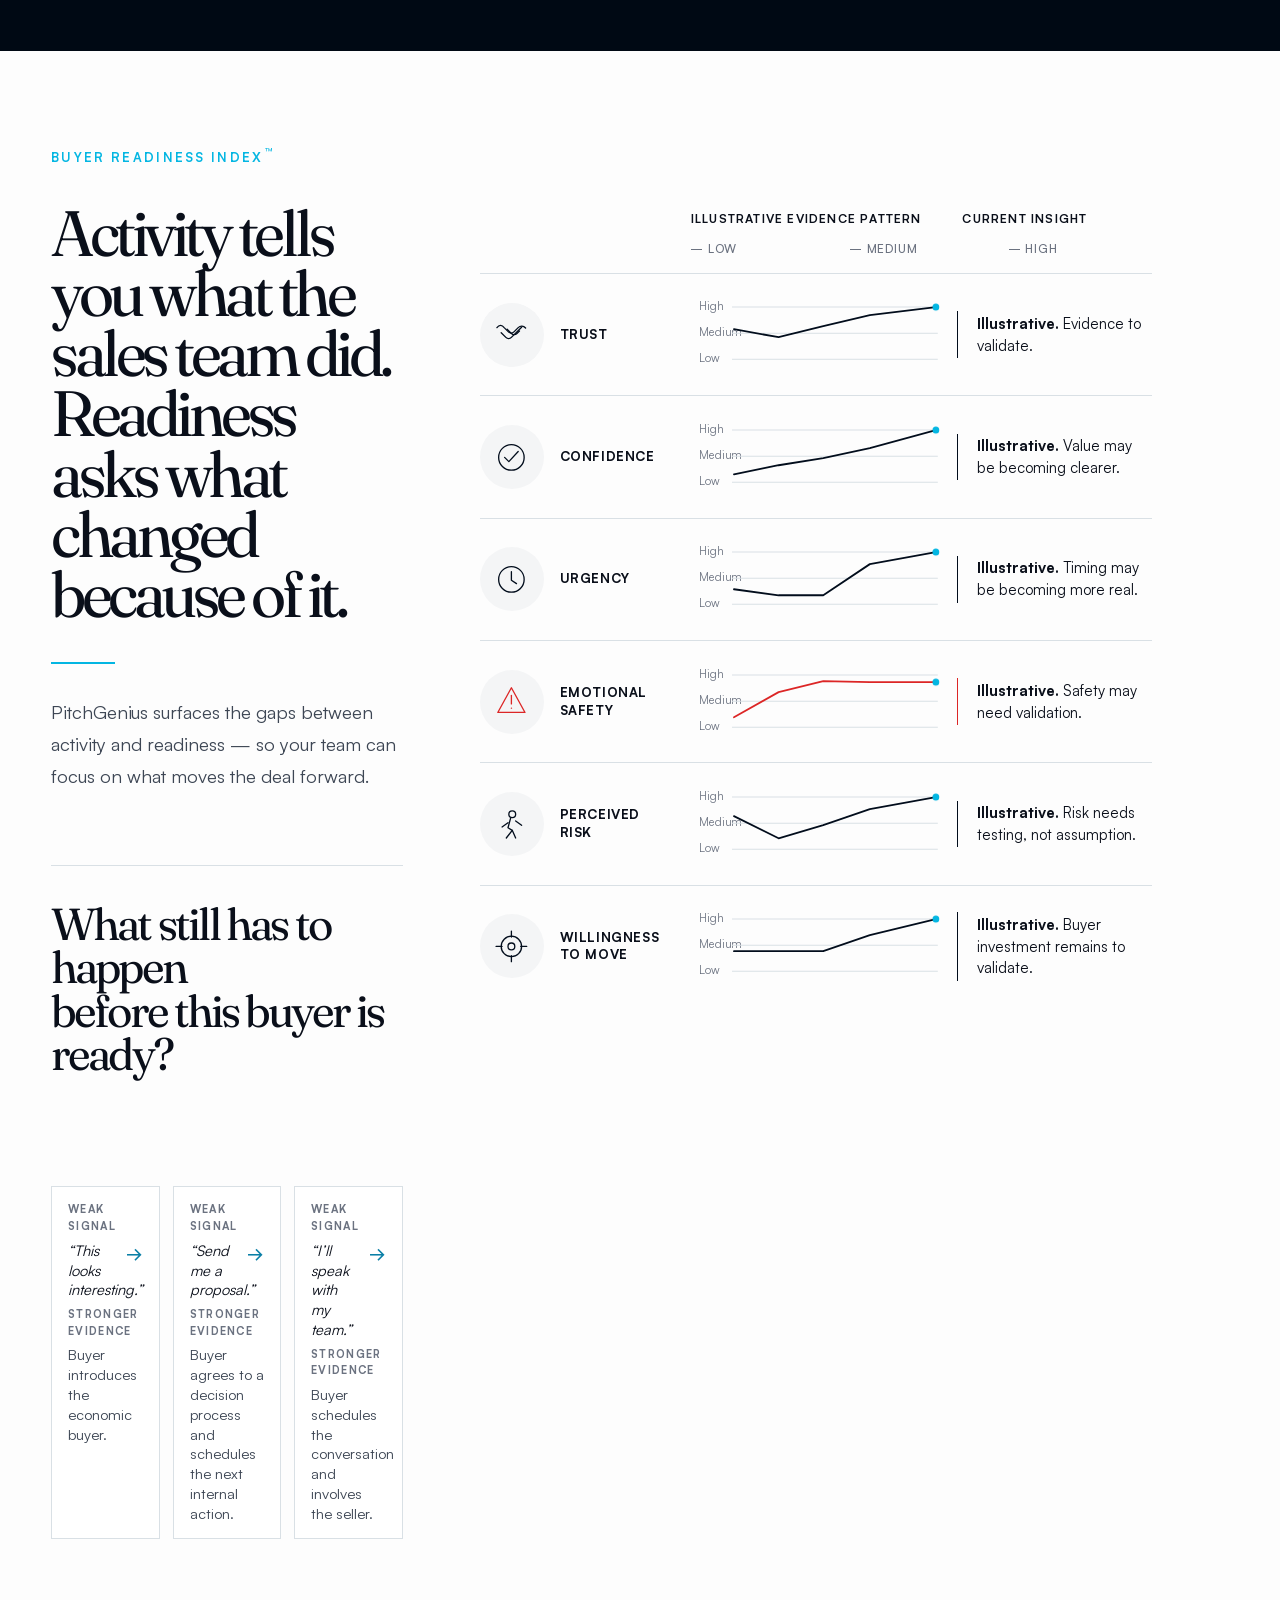
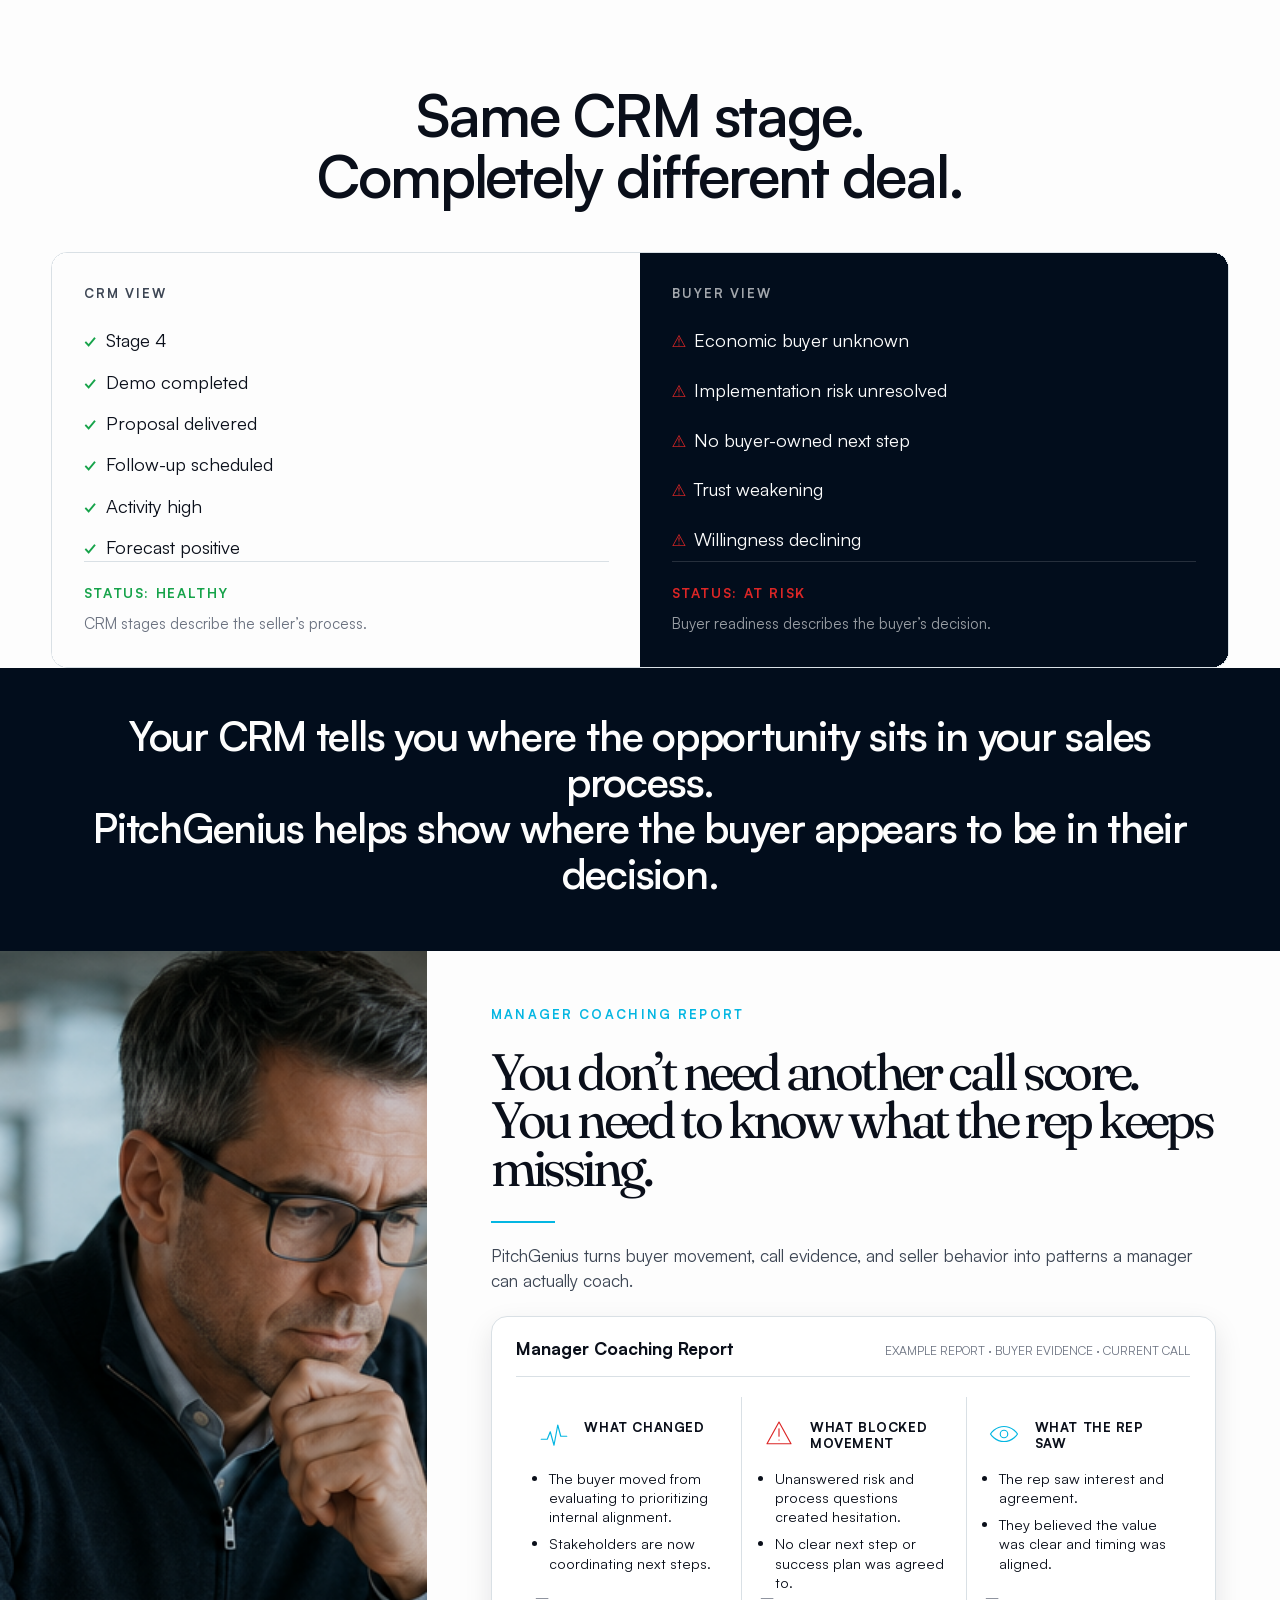
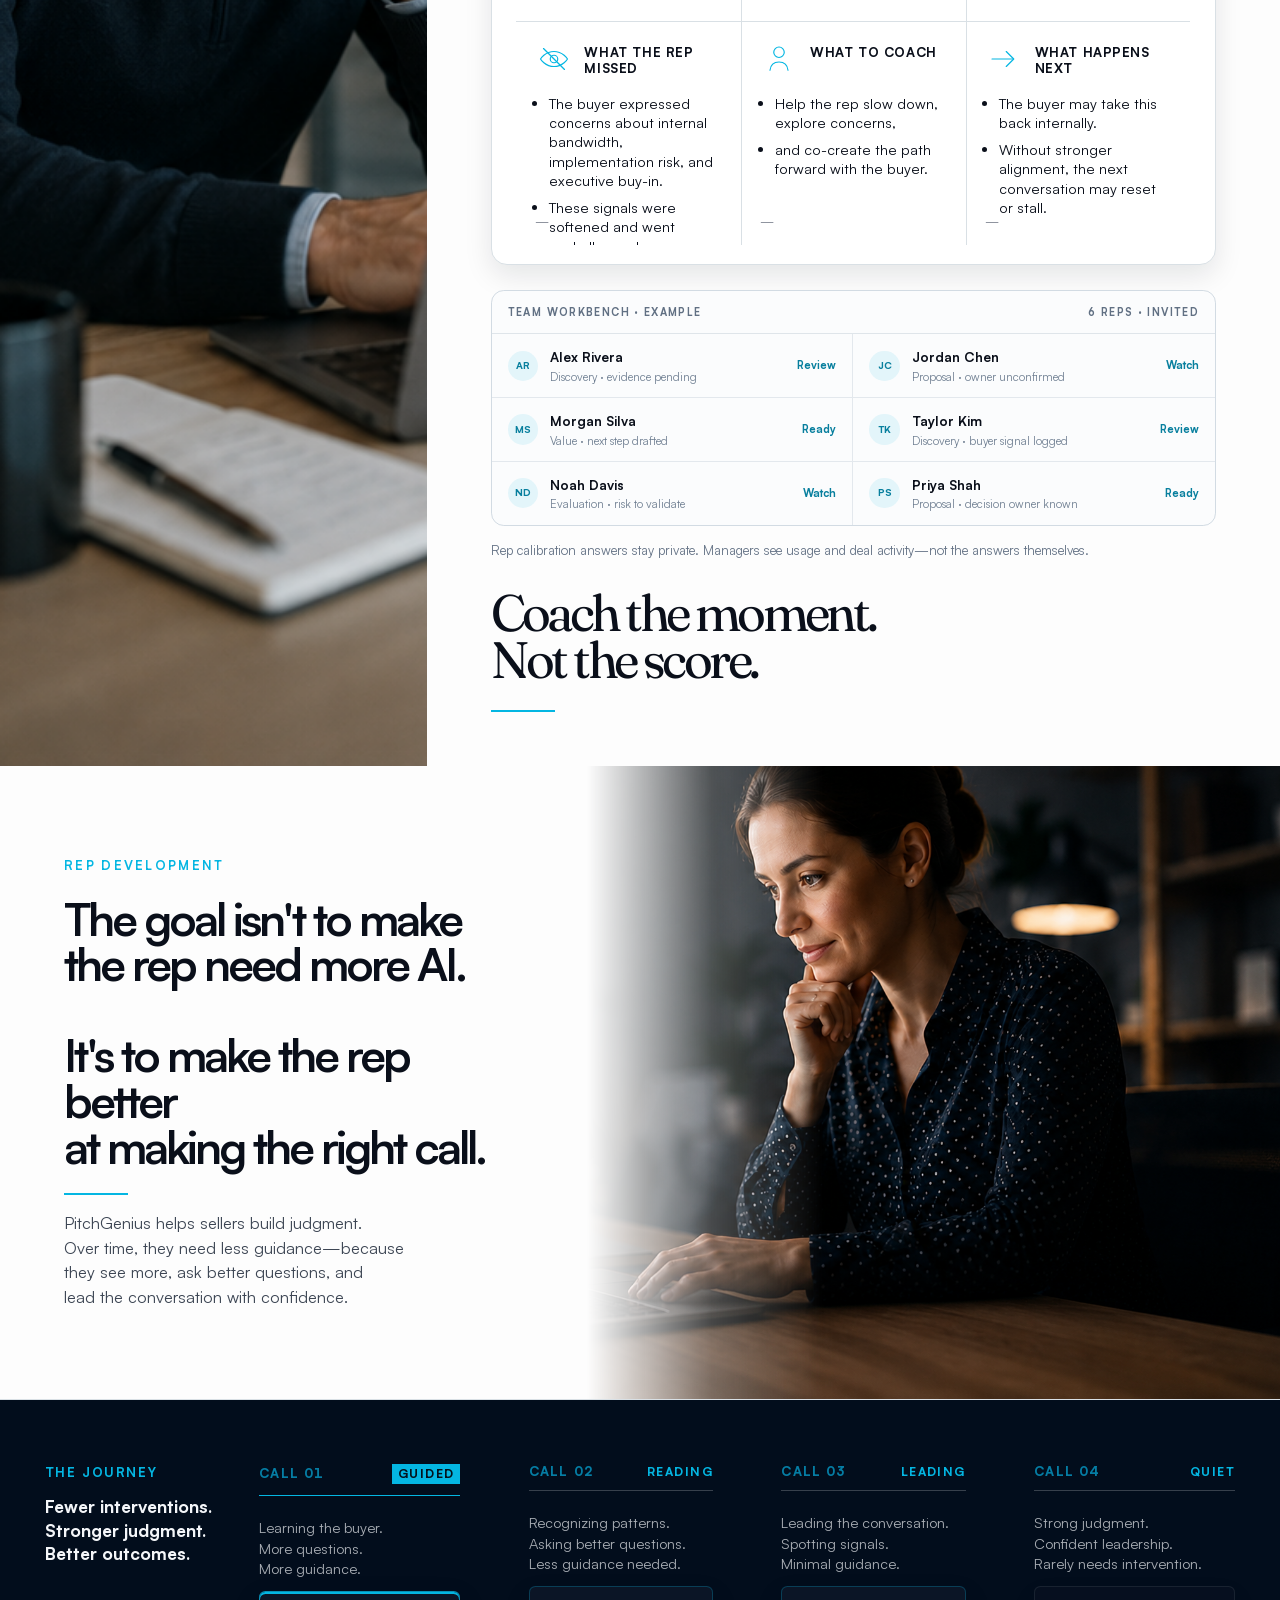
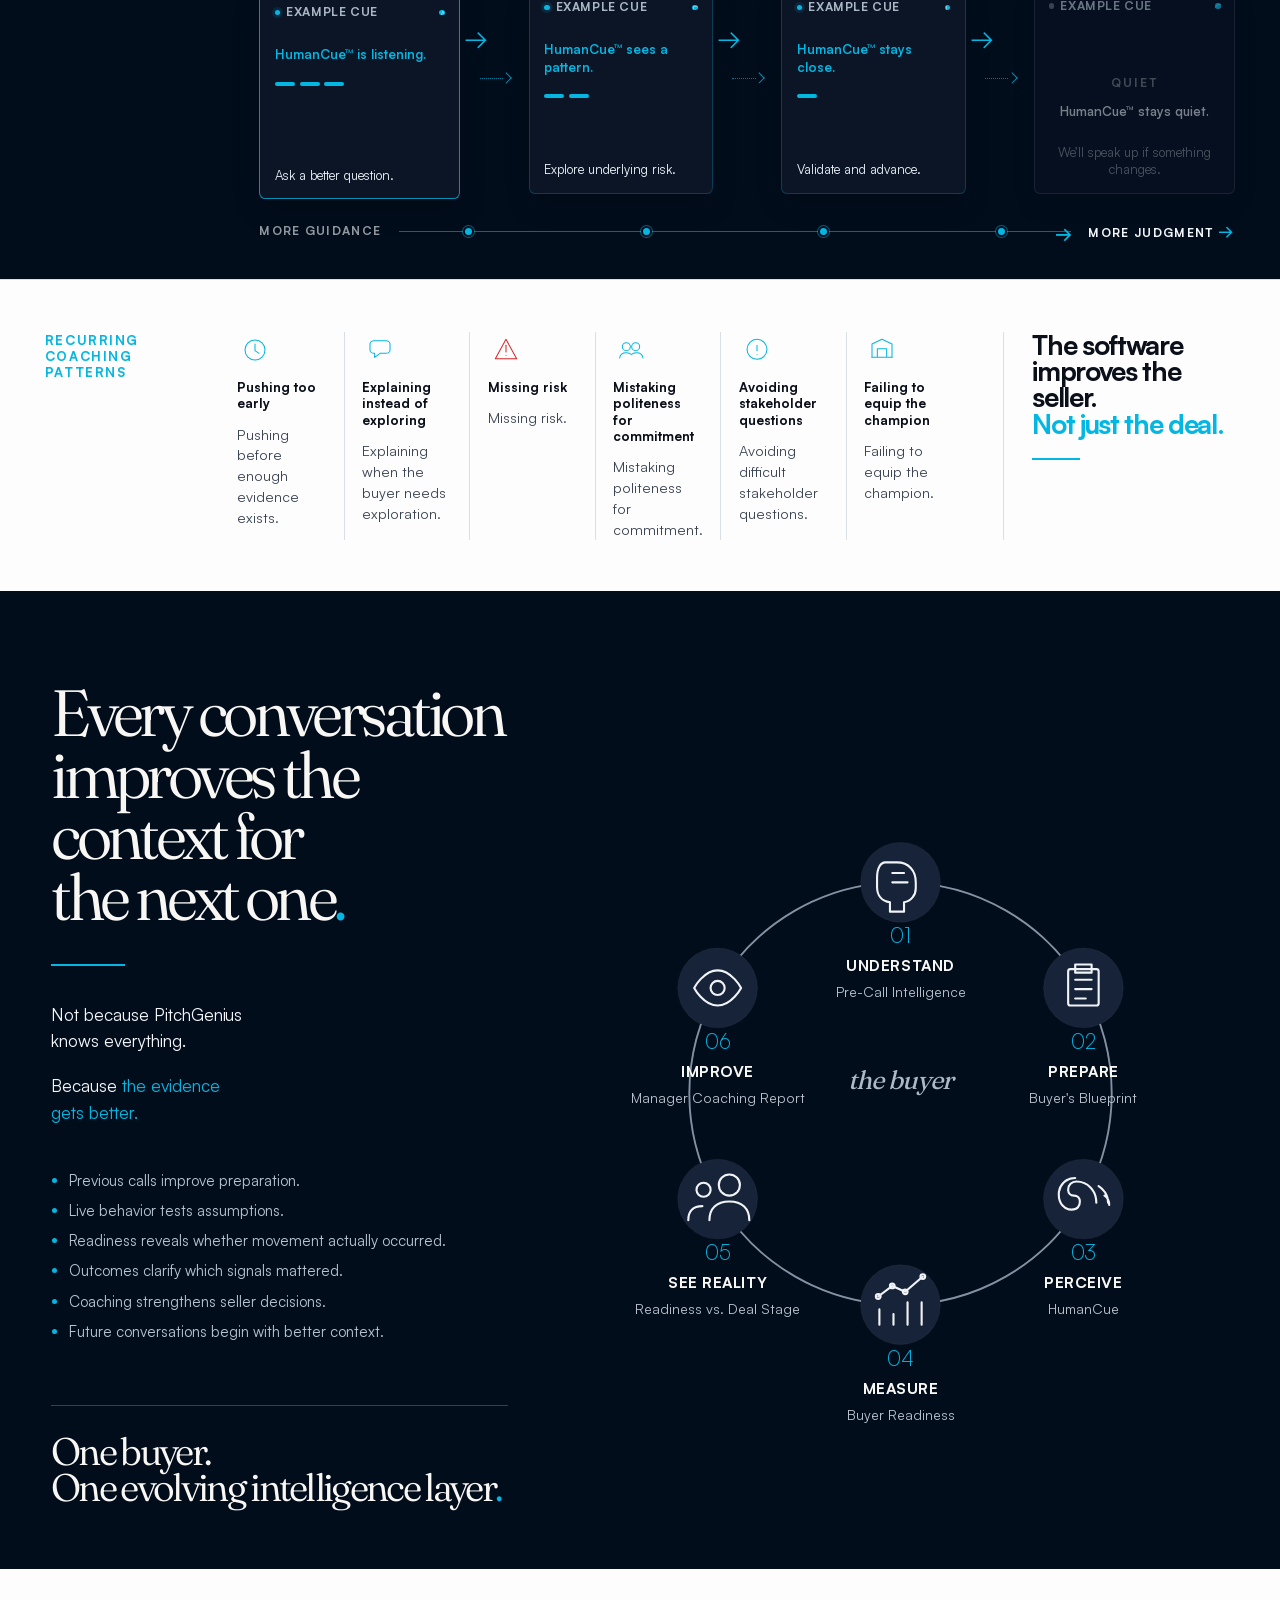
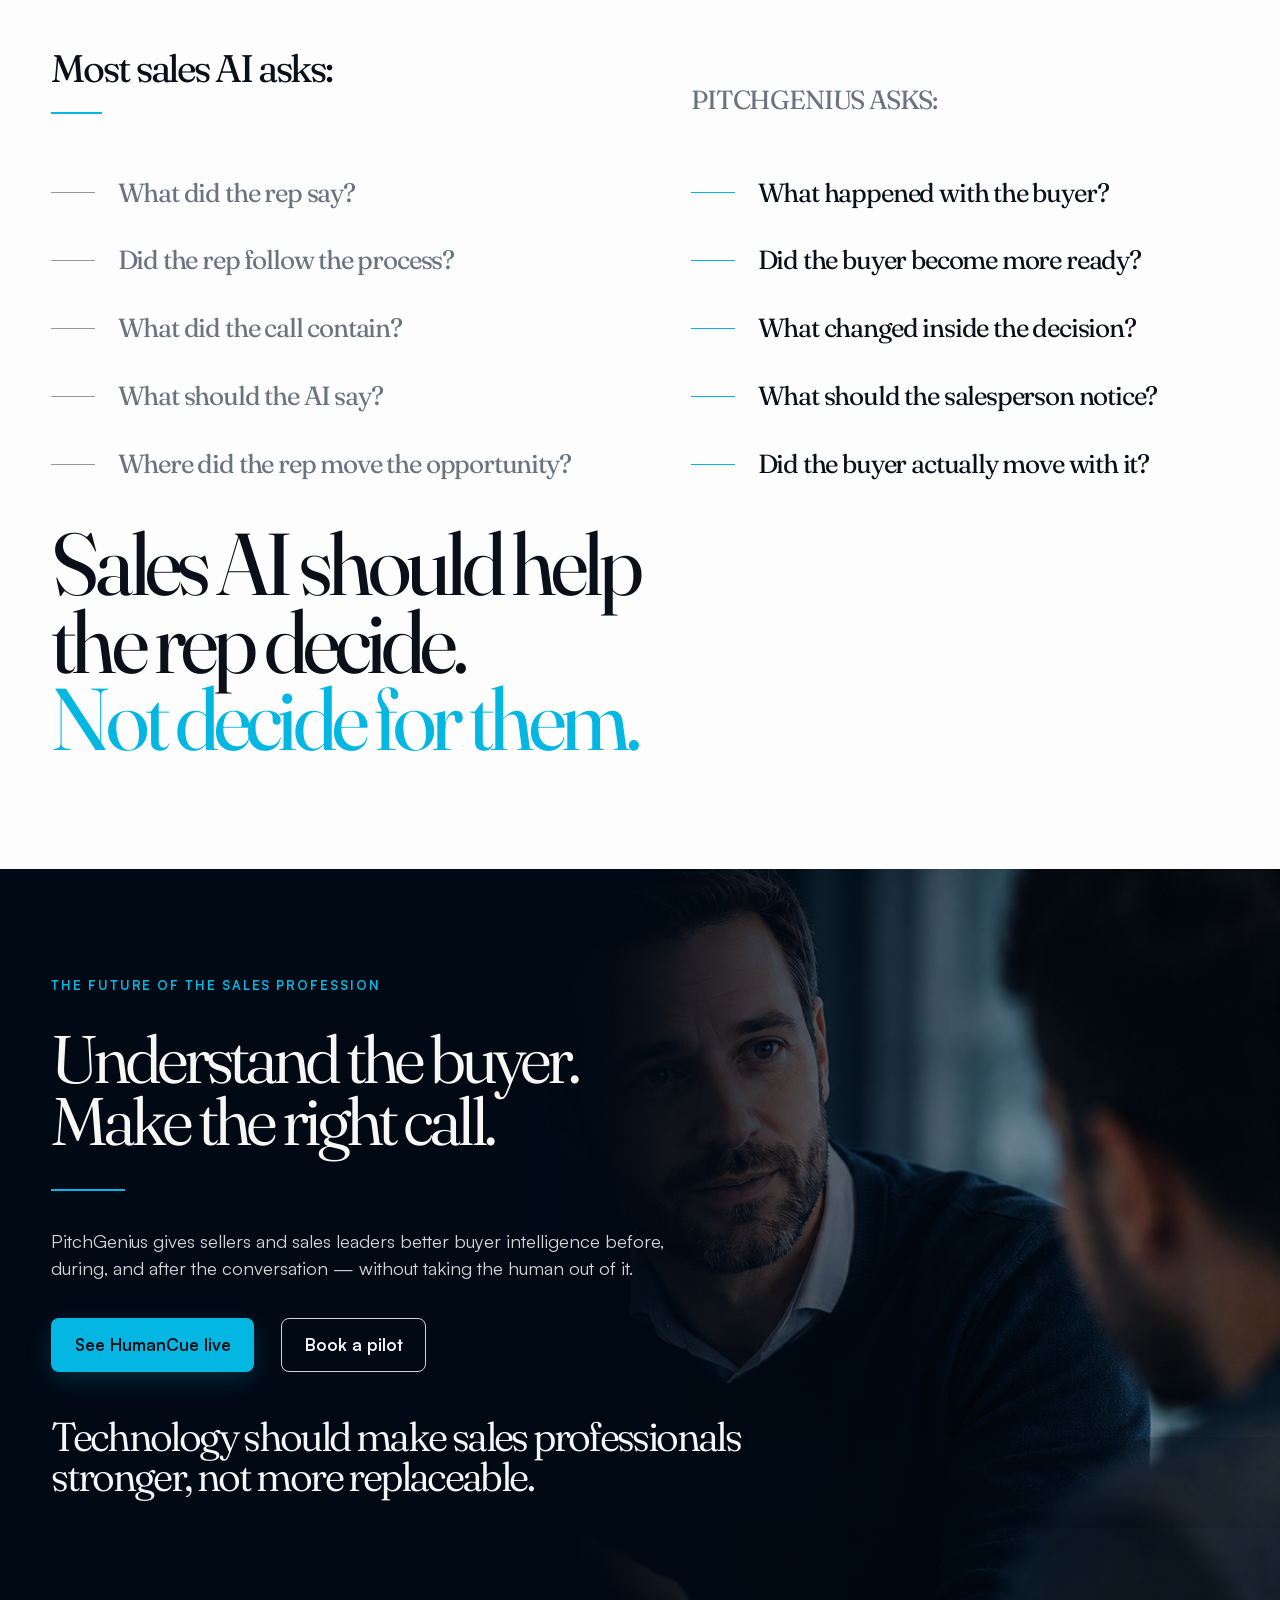
<file: variant-n/site/index.html>
<!DOCTYPE html>
<html lang="en">
<head>
<meta charset="UTF-8" />
<meta name="viewport" content="width=device-width, initial-scale=1" />
<title>PitchGenius.AI — buyer intelligence for modern sales teams</title>
<meta name="description" content="PitchGenius helps salespeople understand what may be changing with the buyer before, during, and after the conversation." />
<meta name="theme-color" content="#FDFDFD" />
<link rel="icon" href="assets/logo-black.png" />
<link rel="stylesheet" href="styles.css" />
<link rel="stylesheet" href="n-overrides.css" />
<noscript><style>[data-reveal],[data-stagger]>*{opacity:1 !important;transform:none !important;clip-path:none !important}.rline>span{transform:none}.draw{stroke-dashoffset:0 !important}</style></noscript>
</head>
<body>
<a class="skip" href="#main">Skip to content</a>

<header class="nav" id="nav">
  <a class="brand" href="#main" aria-label="PitchGenius home">
    <svg class="brand__mark" viewBox="0 0 24 24" aria-hidden="true" focusable="false">
      <path d="M6 19V5h6.5c3.4 0 5.5 1.7 5.5 4.5S15.9 14 12.5 14H6M12.5 5c3.4 0 5.5 1.7 5.5 4.5" />
    </svg>
    <span class="brand__word">PitchGenius.AI</span>
  </a>
  <nav class="nav__links" aria-label="Primary">
    <a href="#s02">The call</a>
    <a href="#s04">How it works</a>
    <a href="#s12">For managers</a>
  </nav>
  <div class="nav__cta">
    <a class="btn btn--ghost" href="#s08">See the live call</a>
    <a class="btn btn--primary" href="https://pitchgenius.ai">Book a pilot</a>
    <button class="nav__burger" id="burger" aria-label="Open menu" aria-expanded="false"><span></span><span></span><span></span></button>
  </div>
</header>

<main id="main">

  <!-- 01 · hero — six-tile portrait strip -->
  <section class="hero" aria-label="Introduction">
    <div class="hero__inner">
      <p class="hero__eyebrow eyebrow" data-reveal>BUYER INTELLIGENCE FOR MODERN SALES TEAMS</p>
      <h1 class="hero__headline" data-reveal>
        <span class="rline rline--light"><span>Your CRM knows the deal.</span></span>
        <span class="rline rline--heavy"><span style="--d:.12s">But does it know the <br class="hero__break" />buyer?</span></span>
      </h1>
      <p class="hero__sub" data-reveal style="--d:.24s">PitchGenius adds buyer intelligence to the modern sales stack.</p>
      <div class="hero__actions" data-reveal style="--d:.34s">
        <a class="btn btn--primary hero__cta" href="https://pitchgenius.ai">Book a pilot <span aria-hidden="true">&rarr;</span></a>
        <a class="hero__live" href="#s08">See HumanCue live <span aria-hidden="true">&rarr;</span></a>
      </div>
      <p class="hero__foot" data-reveal style="--d:.42s">See the human movement behind the pipeline — before, during, and after the call.</p>
    </div>
    <div class="hero__band" aria-hidden="true"></div>
  </section>

  <!-- 02 · the part your CRM can't see -->
  <section class="s02" id="s02" aria-label="The part your CRM can't see">
    <div class="s02__copy">
      <p class="eyebrow" data-reveal>THE REVENUE BLIND SPOT</p>
      <h2 data-reveal style="--d:.08s"><span class="rline"><span>The pipeline can look healthy</span></span><span class="rline"><span style="--d:.14s">long after the buyer has changed.</span></span></h2>
      <p class="s02__body" data-reveal style="--d:.18s">The meeting happened.<br />The demo happened.<br />The proposal went out.<br />The CRM moved forward.<br />But none of those things necessarily mean the buyer did.</p>
      <p class="s02__kicker" data-reveal style="--d:.26s">Most sales systems see the activity.<br /><strong>PitchGenius looks for the movement underneath it.</strong></p>
      <a class="btn btn--ghost" data-reveal style="--d:.34s" href="#s03">See why this matters <span aria-hidden="true">&rarr;</span></a>
    </div>
    <div class="s02__photo" data-reveal style="--d:.1s" role="img" aria-label="A buyer reflecting during a video call"></div>
  </section>

  <!-- 03 · what the buyer says — signal curve -->
  <section class="s03" id="s03" data-nav-theme="dark" aria-label="What the buyer says is only part of what they're telling you">
    <div class="s03__copy">
      <p class="eyebrow eyebrow--light" data-reveal>WHY THIS MATTERS</p>
      <h2 data-reveal><span class="rline"><span>Revenue surprises rarely begin</span></span><span class="rline"><span style="--d:.1s">in the forecast meeting.</span></span><span class="rline"><span style="--d:.2s">They begin in conversations</span></span><span class="rline"><span style="--d:.3s">nobody fully understood.</span></span></h2>
      <p data-reveal style="--d:.34s">The earlier you understand what changed with the buyer, the earlier you can decide what to do about it.</p>
      <p class="s03__bold" data-reveal style="--d:.38s">Not mind reading. Evidence, signals, context, and movement.</p>
      <ul class="s03__stack" data-stagger>
        <li><b>01</b><span>Buyer becomes less certain</span></li>
        <li><b>02</b><span>Politeness becomes commitment</span></li>
        <li><b>03</b><span>CRM remains healthy</span></li>
        <li><b>04</b><span>Forecast stays positive</span></li>
        <li><b>05</b><span>Risk becomes visible too late</span></li>
      </ul>
      <div class="s03__close" data-reveal style="--d:.44s"><span class="s03__rule" aria-hidden="true"></span><p>The buyer becomes the missing intelligence layer.</p></div>
    </div>
    <div class="s03__curve" aria-hidden="true">
      <svg class="s03__svg" viewBox="0 0 640 420" preserveAspectRatio="xMidYMid meet">
        <line class="s03__axis" x1="10" y1="210" x2="630" y2="210" />
        <path class="s03__path draw" d="M10 300 C 90 290, 130 210, 180 196 C 230 182, 260 236, 310 244 C 360 252, 390 160, 440 128 C 480 102, 540 160, 630 176" />
        <g class="s03__node" style="--i:0"><circle cx="60" cy="292" r="5" /><line class="s03__lead" x1="60" y1="288" x2="60" y2="330" /><text class="s03__label s03__label--below" x="60" y="348">pause</text></g>
        <g class="s03__node" style="--i:1"><circle cx="180" cy="196" r="5" /><line class="s03__lead" x1="180" y1="192" x2="180" y2="86" /><text class="s03__label" x="180" y="70">hesitation</text></g>
        <g class="s03__node" style="--i:2"><circle cx="310" cy="244" r="5" /><line class="s03__lead" x1="310" y1="248" x2="310" y2="330" /><text class="s03__label s03__label--below" x="310" y="348">risk</text></g>
        <g class="s03__node" style="--i:3"><circle cx="440" cy="128" r="5" /><line class="s03__lead" x1="440" y1="124" x2="440" y2="60" /><text class="s03__label" x="440" y="44">confidence</text></g>
        <g class="s03__node" style="--i:4"><circle cx="580" cy="170" r="5" /><line class="s03__lead" x1="580" y1="166" x2="580" y2="70" /><text class="s03__label" x="580" y="54">commitment</text></g>
      </svg>
    </div>
  </section>

  <!-- 04 · the platform — six-step journey -->
  <section class="s04" id="s04" aria-label="One buyer, one evolving intelligence layer">
    <div class="s04__top">
      <h2 data-reveal><span class="rline rline--light"><span>One buyer.</span></span><span class="rline rline--heavy"><span style="--d:.1s">One evolving</span></span><span class="rline rline--heavy"><span style="--d:.2s">intelligence layer.</span></span></h2>
      <div class="s04__cols" data-stagger>
        <p data-reveal><strong>Before the call,</strong> PitchGenius helps the rep understand the buyer.</p>
        <p data-reveal style="--d:.08s"><strong>During the call,</strong> HumanCue watches for meaningful change.</p>
        <p data-reveal style="--d:.16s"><strong>After the call,</strong> PitchGenius turns what happened into clearer deal strategy, readiness, and coaching.</p>
      </div>
    </div>
    <ol class="s04__journey">
      <li data-reveal style="--d:.0s"><span class="s04__num">01</span><span class="s04__dot" aria-hidden="true"></span><span class="s04__verb">UNDERSTAND</span><span class="s04__name">Pre-Call Buyer Intelligence&trade;</span><span class="s04__rule" aria-hidden="true"></span><p>Understand the buyer before the conversation.</p></li>
      <li data-reveal style="--d:.06s"><span class="s04__num">02</span><span class="s04__dot" aria-hidden="true"></span><span class="s04__verb">PREPARE</span><span class="s04__name">Buyer&rsquo;s Blueprint&trade;</span><span class="s04__rule" aria-hidden="true"></span><p>Build the strategy around this buyer and this deal.</p></li>
      <li data-reveal style="--d:.12s"><span class="s04__num">03</span><span class="s04__dot" aria-hidden="true"></span><span class="s04__verb">PERCEIVE</span><span class="s04__name">HumanCue&trade;</span><span class="s04__rule" aria-hidden="true"></span><p>Recognize what changes while it still matters.</p></li>
      <li data-reveal style="--d:.18s"><span class="s04__num">04</span><span class="s04__dot" aria-hidden="true"></span><span class="s04__verb">MEASURE</span><span class="s04__name">Buyer Readiness Index&trade;</span><span class="s04__rule" aria-hidden="true"></span><p>Measure whether the buyer is actually moving.</p></li>
      <li data-reveal style="--d:.24s"><span class="s04__num">05</span><span class="s04__dot" aria-hidden="true"></span><span class="s04__verb">SEE REALITY</span><span class="s04__name">Readiness vs. Deal Stage</span><span class="s04__rule" aria-hidden="true"></span><p>See when CRM progression and buyer reality disagree.</p></li>
      <li data-reveal style="--d:.3s"><span class="s04__num">06</span><span class="s04__dot" aria-hidden="true"></span><span class="s04__verb">IMPROVE</span><span class="s04__name">Manager Coaching Report</span><span class="s04__rule" aria-hidden="true"></span><p>Coach the judgment that changes the next call.</p></li>
    </ol>
    <p class="s04__handoff" data-reveal style="--d:.36s">Prepare <span aria-hidden="true">→</span> Observe <span aria-hidden="true">→</span> Validate <span aria-hidden="true">→</span> Adjust <span aria-hidden="true">→</span> Learn</p>
  </section>

  <!-- 05 · pre-call buyer intelligence -->
  <section class="s05" id="s05" aria-label="Pre-call buyer intelligence">
    <div class="s05__layout">
      <div class="s05__copy">
        <p class="eyebrow" data-reveal>PRE-CALL BUYER INTELLIGENCE™</p>
        <h2 class="s05__headline" data-reveal style="--d:.08s">
          <span class="rline"><span>Know more than the account.</span></span>
          <span class="rline"><span style="--d:.12s">Understand the person.</span></span>
        </h2>
        <span class="s05__stub" aria-hidden="true" data-reveal style="--d:.18s"></span>
        <p class="s05__body" data-reveal style="--d:.22s">Walk into the conversation better prepared for the human being making the decision.</p>
        <p class="s05__closing" data-reveal style="--d:.3s">
          Know what you know.<br />
          Know what you still need to learn.
        </p>
      </div>

      <article class="s05__card" data-reveal style="--d:.16s">
        <header class="s05__card-head">
          <p>EXECUTIVE INTELLIGENCE BRIEF</p>
        </header>
        <div class="s05__grid">
          <section class="s05__column" aria-labelledby="s05-known">
            <div class="s05__column-head">
              <h3 id="s05-known">KNOWN</h3>
              <p><span aria-hidden="true"></span>EVIDENCE</p>
            </div>
            <ul class="s05__items" data-stagger>
              <li>Prior conversations</li>
              <li>Discovery evidence</li>
              <li>Decision criteria</li>
              <li>Stakeholders</li>
              <li>Commitments</li>
              <li>Known objections</li>
            </ul>
          </section>
          <section class="s05__column" aria-labelledby="s05-likely">
            <div class="s05__column-head">
              <h3 id="s05-likely">LIKELY</h3>
              <p><span aria-hidden="true"></span>INFERENCE</p>
            </div>
            <ul class="s05__items" data-stagger>
              <li>Communication tendencies</li>
              <li>Trust requirements</li>
              <li>Possible risk sensitivity</li>
              <li>Decision dynamics</li>
            </ul>
          </section>
          <section class="s05__column" aria-labelledby="s05-unknown">
            <div class="s05__column-head">
              <h3 id="s05-unknown">UNKNOWN</h3>
              <p><span aria-hidden="true"></span>MISSING EVIDENCE</p>
            </div>
            <ul class="s05__items" data-stagger>
              <li>Missing stakeholders</li>
              <li>Unproven impact</li>
              <li>Unresolved risk</li>
              <li>Decision ownership</li>
              <li>Readiness gaps</li>
            </ul>
          </section>
        </div>
        <footer class="s05__card-foot">Better questions. Sharper positioning. Stronger outcomes.</footer>
      </article>
    </div>
  </section>

  <!-- 06 · buyer's blueprint -->
  <section class="screen s06" id="s06" aria-label="Buyer's Blueprint">
  <div class="s06__layout">
    <div class="s06__copy">
      <p class="s06__eyebrow" data-reveal>BUYER'S BLUEPRINT™</p>
      <h2 class="s06__headline" data-reveal style="--d:.08s">
        <span class="rline"><span>Don&rsquo;t run the same</span></span>
        <span class="rline"><span style="--d:.12s">conversation with</span></span>
        <span class="rline"><span style="--d:.18s">every buyer.</span></span>
      </h2>
      <span class="s06__stub" aria-hidden="true" data-reveal style="--d:.22s"></span>
      <p class="s06__body" data-reveal style="--d:.26s">
        Same title.<br />
        Same problem.<br />
        Same budget.<br />
        Same CRM stage.<br />
        Different buyer.<br />
        Different conversation.
      </p>
      <span class="s06__long-rule" aria-hidden="true" data-reveal style="--d:.34s"></span>
      <p class="s06__closing" data-reveal style="--d:.4s">
        <span class="rline"><span>The Blueprint is not the answer.</span></span>
        <span class="rline"><span style="--d:.08s">It is the starting hypothesis.</span></span>
      </p>
    </div>

    <article class="s06__doc" data-reveal style="--d:.14s">
      <header class="s06__doc-head">
        <span>BUYER STRATEGY BLUEPRINT</span>
        <span>PRE-CALL FRAMEWORK</span>
      </header>

      <div class="s06__rows" data-stagger>
        <div class="s06__row">
          <span class="s06__index" aria-hidden="true">01</span>
          <div class="s06__row-copy"><h3>THE OBJECTIVE</h3><p class="s06__question">Advance the deal by aligning the conversation to what matters most to this buyer right now.</p></div>
        </div>
        <div class="s06__row">
          <span class="s06__index" aria-hidden="true">02</span>
          <div class="s06__row-copy"><h3>THE READINESS HYPOTHESIS</h3><p class="s06__question">What the current evidence suggests this buyer may care about, based on role, context, signals, and stage.</p></div>
        </div>
        <div class="s06__row">
          <span class="s06__index" aria-hidden="true">03</span>
          <div class="s06__row-copy"><h3>THE TRUST TRIGGERS</h3><p class="s06__question">The proof points and signals that will build credibility with this buyer.</p></div>
        </div>
        <div class="s06__row">
          <span class="s06__index" aria-hidden="true">04</span>
          <div class="s06__row-copy"><h3>THE QUESTIONS</h3><p class="s06__question">Open questions to uncover true priorities, constraints, and decision criteria.</p></div>
        </div>
        <div class="s06__row">
          <span class="s06__index" aria-hidden="true">05</span>
          <div class="s06__row-copy"><h3>THE RISK</h3><p class="s06__question">What could stall the deal, erode trust, or create buyer hesitation.</p></div>
        </div>
        <div class="s06__row">
          <span class="s06__index" aria-hidden="true">06</span>
          <div class="s06__row-copy"><h3>THE APPROACH</h3><p class="s06__question">How we will structure the conversation to create clarity and momentum.</p></div>
        </div>
      </div>

      <footer class="s06__doc-foot">
        <span>METHODOLOGY</span>
        <span>Challenger</span><span>SPIN</span><span>NEPQ</span><span>MEDDPICC</span>
      </footer>
    </article>
  </div>
</section>

  <!-- 07 · HumanCue opener -->
  <section class="s07" id="s07" data-nav-theme="dark" aria-label="HumanCue">
    <div class="s07__photo" data-reveal aria-hidden="true"></div>
    <div class="s07__inner">
      <div class="s07__words" data-reveal style="--d:.05s">
        <p class="s07__eyebrow" data-reveal style="--d:.12s"><span class="s07__human">HUMAN</span><span class="s07__cue">CUE</span><sup>™</sup></p>
        <h2 class="s07__headline" aria-label="Then something changes. And the seller has seconds — not tomorrow’s call review — to recognize it.">
          <span class="rline"><span style="--d:.15s">Then something changes.</span></span>
          <span class="rline s07__line2"><span style="--d:.55s">And the seller has seconds — not tomorrow&rsquo;s call review — to recognize it.</span></span>
        </h2>
        <svg class="s07__wave" data-reveal style="--d:.85s" viewBox="0 0 64 24" role="img" aria-label="HumanCue signal waveform" focusable="false">
          <path d="M1 12h10l3-1 3-9 4 19 4-15 4 8 4-2h10" />
        </svg>
        <p class="s07__signal">LIVE SIGNAL</p>
      </div>
    </div>
  </section>

  <!-- 08 · HumanCue speaks only when something matters -->
  <section class="s08" id="s08" aria-label="HumanCue speaks only when something matters">
    <div class="s08__grid">
      <div class="s08__copy">
        <h2 class="s08__headline" data-reveal>
          <span class="rline"><span>HumanCue speaks</span></span>
          <span class="rline"><span style="--d:.12s">only when something matters.</span></span>
        </h2>
        <p class="s08__intro" data-reveal style="--d:.2s">Most live AI gives the salesperson more information to process.</p>
        <p class="s08__intro" data-reveal style="--d:.28s">HumanCue is designed to do the opposite.</p>
        <ol class="s08__questions" data-stagger aria-label="HumanCue checks before it speaks">
          <li class="s08__question"><strong>SIGNAL</strong><span>Did something meaningfully change?</span></li>
          <li class="s08__question"><strong>CONTEXT</strong><span>What was happening when it changed?</span></li>
          <li class="s08__question"><strong>EVIDENCE</strong><span>Is there enough support to treat it seriously?</span></li>
          <li class="s08__question"><strong>MEANING</strong><span>Why might this matter to the buyer or deal?</span></li>
          <li class="s08__question"><strong>ACTIONABILITY</strong><span>Can the salesperson do something useful right now?</span></li>
        </ol>
      </div>

      <article class="s08__panel" data-reveal style="--d:.18s" aria-label="Illustrative HumanCue live call card for Russell Pontone">
        <header class="s08__panel-head">
          <span class="s08__close-dot" aria-hidden="true"></span>
          <div class="s08__person-chip"><strong>Russell Pontone</strong><span>CHALLENGER</span></div>
          <span class="s08__listen" role="img" aria-label="HumanCue is listening"><i aria-hidden="true"></i></span>
          <span class="s08__more" aria-hidden="true">•••</span>
          <time datetime="PT39S">00:39</time>
          <button class="s08__end" type="button" data-cue-end><span class="s08__end-icon" aria-hidden="true"></span><span>End</span></button>
        </header>
        <div class="s08__context-row">
          <div class="s08__panel-brand"><span class="s08__live-dot" aria-hidden="true"></span><span>HumanCue<sup>™</sup></span></div>
          <span class="s08__context-state" aria-live="polite" aria-atomic="true">Risk appears unresolved. Buyer is still engaged.</span>
          <span class="s08__context-readiness">READINESS <b>44</b></span>
          <span class="s08__context-stage">DISCOVERY</span>
          <button class="s08__context-toggle" type="button" aria-label="Open call context" aria-controls="s08-context-detail" aria-expanded="false"><span aria-hidden="true"></span></button>
        </div>
        <div class="s08__context-detail" id="s08-context-detail" hidden>Current call context: implementation risk returned after value discussion.</div>
        <div class="s08__panel-body">
          <section class="s08__panel-block">
            <h3 class="s08__panel-label">NEXT BEST MOVE</h3>
            <p>Clarify the implementation concern before advancing.</p>
          </section>
          <section class="s08__panel-block">
            <h3 class="s08__panel-label">SAY THIS</h3>
            <p class="s08__say"><span class="s08__quote">“</span>What feels least certain about the rollout from your side?<span class="s08__quote">”</span></p>
          </section>
          <section class="s08__panel-block">
            <h3 class="s08__panel-label">BUYER SIGNAL</h3>
            <p class="s08__why">Longer pause + repeated implementation question + no buyer-owned next step.</p>
          </section>
          <section class="s08__panel-block s08__panel-block--why">
            <h3 class="s08__panel-label">WHY THIS NOW?</h3>
            <p class="s08__why">The buyer returned to risk after discussing value.</p>
          </section>
        </div>
        <footer class="s08__panel-foot">
          <div class="s08__panel-actions">
          <button class="s08__next" type="button" data-cue-next>Next</button>
          <button class="s08__dismiss" type="button" data-cue-dismiss>Dismiss</button>
          </div>
        </footer>
      </article>
    </div>

    <div class="s08__lower">
      <p class="s08__quiet" data-reveal>If not, HumanCue stays quiet.</p>
      <span class="s08__hairline" aria-hidden="true"></span>
      <div class="s08__summary" data-stagger>
        <article class="s08__summary-item">
          <span class="s08__summary-icon" aria-hidden="true"><svg viewBox="0 0 48 48" focusable="false"><path d="M5 27h9l4-10 5 21 5-27 5 16 4-5h11" /></svg></span>
          <div><h3>SIGNAL</h3><p>What changed?</p></div>
        </article>
        <article class="s08__summary-item">
          <span class="s08__summary-icon" aria-hidden="true"><svg viewBox="0 0 48 48" focusable="false"><path d="M24 11c-6 0-10 3.8-10 8.9 0 4.5 2.7 6.6 6.2 8.4 2.4 1.2 3.8 2.5 3.8 5.2" /><path d="M24 39h.1" /></svg></span>
          <div><h3>MEANING</h3><p>Why might it matter?</p></div>
        </article>
        <article class="s08__summary-item">
          <span class="s08__summary-icon" aria-hidden="true"><svg viewBox="0 0 48 48" focusable="false"><path d="M8 24h29" /><path d="m27 14 10 10-10 10" /></svg></span>
          <div><h3>MOVE</h3><p>What can the rep do next?</p></div>
        </article>
      </div>
      <p class="s08__support" data-reveal>HumanCue helps the rep recognize the moment and ask the question that lets the buyer reveal the truth.</p>
    </div>
  </section>

  <!-- 09 · manifesto -->
  <section class="s09" id="s09" data-nav-theme="dark" aria-label="AI should make you better">
    <div class="s09__inner" data-reveal>
      <h2 class="s09__headline">
        <span class="rline"><span style="--d:0s">AI shouldn&rsquo;t</span></span>
        <span class="rline"><span style="--d:.15s">sell for you.</span></span>
        <span class="s09__rule" data-reveal style="--d:.68s" aria-hidden="true"></span>
        <span class="rline"><span style="--d:.4s">It should</span></span>
        <span class="rline"><span style="--d:.55s">make you better at selling<span class="s09__period">.</span></span></span>
      </h2>
    </div>
  </section>
  <!-- 11 · buyer readiness index -->
  <section class="screen s11" id="s11" aria-labelledby="s11-title" data-reveal>
    <div class="s11__intro">
      <p class="eyebrow">BUYER READINESS INDEX<sup>™</sup></p>
      <h2 id="s11-title" class="s11__headline">Activity tells you what the sales team did.<br />Readiness asks what changed because of it.</h2>
      <span class="s11__stub" aria-hidden="true"></span>
      <p class="s11__body">PitchGenius surfaces the gaps between activity and readiness — so your team can focus on what moves the deal forward.</p>
      <div class="s11__question-wrap">
        <span class="s11__long-rule" aria-hidden="true"></span>
        <p class="s11__question">What still has to happen<br />before this buyer is ready?</p>
      </div>
    </div>

    <div class="s11__table" aria-label="Illustrative buyer readiness evidence pattern">
      <div class="s11__table-head" aria-hidden="true"><span>ILLUSTRATIVE EVIDENCE PATTERN</span><span>CURRENT INSIGHT</span></div>
      <div class="s11__legend" aria-label="Readiness scale"><span><i aria-hidden="true"></i>LOW</span><span><i aria-hidden="true"></i>MEDIUM</span><span><i aria-hidden="true"></i>HIGH</span></div>

      <article class="s11__row">
        <span class="s11__dimension-icon" aria-hidden="true"><svg viewBox="0 0 48 48"><path d="M7 16c2.5-3.5 6-3.5 8.5 0l5 5c1.8 1.8 4.7 1.8 6.5 0l5-5c2.5-2.5 6.2-2.3 8.7.5"></path><path d="m12 22 5.5 5.5c1.8 1.8 4.7 1.8 6.5 0L36 15.5"></path><path d="m19 18 5 5c1.8 1.8 4.7 1.8 6.5 0l3-3"></path></svg></span>
        <h3 class="s11__dimension">TRUST</h3>
        <svg class="s11__chart" viewBox="0 0 250 78" preserveAspectRatio="none" role="img" aria-label="Trust trend rising">
          <text x="0" y="15">High</text><text x="0" y="41">Medium</text><text x="0" y="67">Low</text>
          <line class="s11__gridline" x1="34" y1="12" x2="246" y2="12"></line><line class="s11__gridline" x1="34" y1="38" x2="246" y2="38"></line><line class="s11__gridline" x1="34" y1="64" x2="246" y2="64"></line>
          <polyline class="s11__trend-line" style="--i:0" points="36,34 82,42 128,31 176,20 244,12"></polyline><circle class="s11__end-dot" style="--i:0" cx="244" cy="12" r="3.5"></circle>
        </svg>
        <p class="s11__insight"><strong>Illustrative.</strong> Evidence to validate.</p>
      </article>

      <article class="s11__row">
        <span class="s11__dimension-icon" aria-hidden="true"><svg viewBox="0 0 48 48"><circle cx="24" cy="24" r="15"></circle><path d="m16 24 5 5 11-12"></path></svg></span>
        <h3 class="s11__dimension">CONFIDENCE</h3>
        <svg class="s11__chart" viewBox="0 0 250 78" preserveAspectRatio="none" role="img" aria-label="Confidence trend getting stronger">
          <text x="0" y="15">High</text><text x="0" y="41">Medium</text><text x="0" y="67">Low</text>
          <line class="s11__gridline" x1="34" y1="12" x2="246" y2="12"></line><line class="s11__gridline" x1="34" y1="38" x2="246" y2="38"></line><line class="s11__gridline" x1="34" y1="64" x2="246" y2="64"></line>
          <polyline class="s11__trend-line" style="--i:1" points="36,56 82,47 128,40 176,30 244,12"></polyline><circle class="s11__end-dot" style="--i:1" cx="244" cy="12" r="3.5"></circle>
        </svg>
        <p class="s11__insight"><strong>Illustrative.</strong> Value may be becoming clearer.</p>
      </article>

      <article class="s11__row">
        <span class="s11__dimension-icon" aria-hidden="true"><svg viewBox="0 0 48 48"><circle cx="24" cy="24" r="15"></circle><path d="M24 15v10l6 4"></path></svg></span>
        <h3 class="s11__dimension">URGENCY</h3>
        <svg class="s11__chart" viewBox="0 0 250 78" preserveAspectRatio="none" role="img" aria-label="Urgency rising">
          <text x="0" y="15">High</text><text x="0" y="41">Medium</text><text x="0" y="67">Low</text>
          <line class="s11__gridline" x1="34" y1="12" x2="246" y2="12"></line><line class="s11__gridline" x1="34" y1="38" x2="246" y2="38"></line><line class="s11__gridline" x1="34" y1="64" x2="246" y2="64"></line>
          <polyline class="s11__trend-line" style="--i:2" points="36,49 82,55 128,55 176,24 244,12"></polyline><circle class="s11__end-dot" style="--i:2" cx="244" cy="12" r="3.5"></circle>
        </svg>
        <p class="s11__insight"><strong>Illustrative.</strong> Timing may be becoming more real.</p>
      </article>

      <article class="s11__row s11__row--risk">
        <span class="s11__dimension-icon" aria-hidden="true"><svg viewBox="0 0 48 48"><path d="M24 8 40 37H8L24 8Z"></path><path d="M24 17v10"></path><path d="M24 32h.1"></path></svg></span>
        <h3 class="s11__dimension">EMOTIONAL<br />SAFETY</h3>
        <svg class="s11__chart" viewBox="0 0 250 78" preserveAspectRatio="none" role="img" aria-label="Emotional safety pattern developing">
          <text x="0" y="15">High</text><text x="0" y="41">Medium</text><text x="0" y="67">Low</text>
          <line class="s11__gridline" x1="34" y1="12" x2="246" y2="12"></line><line class="s11__gridline" x1="34" y1="38" x2="246" y2="38"></line><line class="s11__gridline" x1="34" y1="64" x2="246" y2="64"></line>
          <polyline class="s11__trend-line s11__trend-line--risk" style="--i:3" points="36,54 82,29 128,18 176,19 244,19"></polyline><circle class="s11__end-dot" style="--i:3" cx="244" cy="19" r="3.5"></circle>
        </svg>
        <p class="s11__insight"><strong>Illustrative.</strong> Safety may need validation.</p>
      </article>

      <article class="s11__row">
        <span class="s11__dimension-icon" aria-hidden="true"><svg viewBox="0 0 48 48"><circle cx="25" cy="12" r="4"></circle><path d="m23 17-3 11 5 3 4 9"></path><path d="m20 22-7 5M25 31l-7 9M29 20l7 5"></path></svg></span>
        <h3 class="s11__dimension">PERCEIVED<br />RISK</h3>
        <svg class="s11__chart" viewBox="0 0 250 78" preserveAspectRatio="none" role="img" aria-label="Perceived risk changing">
          <text x="0" y="15">High</text><text x="0" y="41">Medium</text><text x="0" y="67">Low</text>
          <line class="s11__gridline" x1="34" y1="12" x2="246" y2="12"></line><line class="s11__gridline" x1="34" y1="38" x2="246" y2="38"></line><line class="s11__gridline" x1="34" y1="64" x2="246" y2="64"></line>
          <polyline class="s11__trend-line" style="--i:4" points="36,31 82,53 128,40 176,24 244,12"></polyline><circle class="s11__end-dot" style="--i:4" cx="244" cy="12" r="3.5"></circle>
        </svg>
        <p class="s11__insight"><strong>Illustrative.</strong> Risk needs testing, not assumption.</p>
      </article>

      <article class="s11__row">
        <span class="s11__dimension-icon" aria-hidden="true"><svg viewBox="0 0 48 48"><circle cx="24" cy="24" r="12"></circle><circle cx="24" cy="24" r="4"></circle><path d="M24 6v7M24 35v7M6 24h7M35 24h7"></path></svg></span>
        <h3 class="s11__dimension">WILLINGNESS<br />TO MOVE</h3>
        <svg class="s11__chart" viewBox="0 0 250 78" preserveAspectRatio="none" role="img" aria-label="Willingness to move developing">
          <text x="0" y="15">High</text><text x="0" y="41">Medium</text><text x="0" y="67">Low</text>
          <line class="s11__gridline" x1="34" y1="12" x2="246" y2="12"></line><line class="s11__gridline" x1="34" y1="38" x2="246" y2="38"></line><line class="s11__gridline" x1="34" y1="64" x2="246" y2="64"></line>
          <polyline class="s11__trend-line" style="--i:5" points="36,44 82,44 128,44 176,28 244,12"></polyline><circle class="s11__end-dot" style="--i:5" cx="244" cy="12" r="3.5"></circle>
        </svg>
        <p class="s11__insight"><strong>Illustrative.</strong> Buyer investment remains to validate.</p>
      </article>
    </div>
    <div class="s11__evidence" aria-label="Examples of weak activity versus stronger readiness evidence">
      <div><span>WEAK SIGNAL</span><q>This looks interesting.</q><b aria-hidden="true">→</b><span>STRONGER EVIDENCE</span><p>Buyer introduces the economic buyer.</p></div>
      <div><span>WEAK SIGNAL</span><q>Send me a proposal.</q><b aria-hidden="true">→</b><span>STRONGER EVIDENCE</span><p>Buyer agrees to a decision process and schedules the next internal action.</p></div>
      <div><span>WEAK SIGNAL</span><q>I&rsquo;ll speak with my team.</q><b aria-hidden="true">→</b><span>STRONGER EVIDENCE</span><p>Buyer schedules the conversation and involves the seller.</p></div>
    </div>
  </section>

  <!-- 10 · CRM truth versus buyer reality -->
  <section class="s10" id="s10" aria-labelledby="s10-title">
    <div class="s10__wrap">
      <h2 class="s10__headline" id="s10-title" data-reveal>Same CRM stage.<br />Completely different deal.</h2>
      <div class="s10__halves" data-stagger>
        <div class="s10__half s10__half--crm">
          <p class="s10__label">CRM VIEW</p>
          <ul class="s10__list">
            <li>Stage 4</li><li>Demo completed</li><li>Proposal delivered</li><li>Follow-up scheduled</li><li>Activity high</li><li>Forecast positive</li>
          </ul>
          <p class="s10__verdict s10__verdict--good">STATUS: HEALTHY</p>
          <p class="s10__caption">CRM stages describe the seller&rsquo;s process.</p>
        </div>
        <div class="s10__half s10__half--buyer">
          <p class="s10__label">BUYER VIEW</p>
          <ul class="s10__list">
            <li>Economic buyer unknown</li><li>Implementation risk unresolved</li><li>No buyer-owned next step</li><li>Trust weakening</li><li>Willingness declining</li>
          </ul>
          <p class="s10__verdict s10__verdict--risk">STATUS: AT RISK</p>
          <p class="s10__caption">Buyer readiness describes the buyer&rsquo;s decision.</p>
        </div>
      </div>
      <p class="s10__closing" data-reveal>Your CRM tells you where the opportunity sits in your sales process.<br />PitchGenius helps show where the buyer appears to be in their decision.</p>
    </div>
  </section>

  <!-- 12 · manager coaching report -->
  <section class="screen s12" id="s12" aria-labelledby="s12-title">
    <div class="s12__media" data-reveal role="img" aria-label="Manager reviewing a sales call at a desk"></div>
    <div class="s12__panel">
      <p class="eyebrow" data-reveal>MANAGER COACHING REPORT</p>
      <h2 class="s12__headline" id="s12-title" data-reveal style="--d:.08s">You don&rsquo;t need another call score.<br />You need to know what the rep keeps missing.</h2>
      <span class="s12__stub" aria-hidden="true" data-reveal style="--d:.16s"></span>
      <p class="s12__body" data-reveal style="--d:.2s">PitchGenius turns buyer movement, call evidence, and seller behavior into patterns a manager can actually coach.</p>

      <article class="s12__card" data-reveal style="--d:.12s">
        <header class="s12__card-head">
          <h3>Manager Coaching Report</h3>
          <p>EXAMPLE REPORT <span aria-hidden="true">·</span> BUYER EVIDENCE <span aria-hidden="true">·</span> CURRENT CALL</p>
        </header>
        <div class="s12__card-grid" data-stagger>
          <section class="s12__cell">
            <div class="s12__cell-head"><span class="s12__icon" aria-hidden="true"><svg viewBox="0 0 48 48"><path d="M7 31h8l4-10 5 18 5-27 4 15h8"></path></svg></span><h4>WHAT CHANGED</h4></div>
            <ul><li>The buyer moved from evaluating to prioritizing internal alignment.</li><li>Stakeholders are now coordinating next steps.</li></ul><span class="s12__time">—</span>
          </section>
          <section class="s12__cell">
            <div class="s12__cell-head"><span class="s12__icon s12__icon--risk" data-risk="true" aria-hidden="true"><svg viewBox="0 0 48 48"><path d="M24 8 40 37H8L24 8Z"></path><path d="M24 17v10"></path><path d="M24 32h.1"></path></svg></span><h4>WHAT BLOCKED MOVEMENT</h4></div>
            <ul><li>Unanswered risk and process questions created hesitation.</li><li>No clear next step or success plan was agreed to.</li></ul><span class="s12__time">—</span>
          </section>
          <section class="s12__cell">
            <div class="s12__cell-head"><span class="s12__icon" aria-hidden="true"><svg viewBox="0 0 48 48"><path d="M6 24s6-10 18-10 18 10 18 10-6 10-18 10S6 24 6 24Z"></path><circle cx="24" cy="24" r="5"></circle></svg></span><h4>WHAT THE REP SAW</h4></div>
            <ul><li>The rep saw interest and agreement.</li><li>They believed the value was clear and timing was aligned.</li></ul><span class="s12__time">—</span>
          </section>
          <section class="s12__cell">
            <div class="s12__cell-head"><span class="s12__icon" aria-hidden="true"><svg viewBox="0 0 48 48"><path d="M6 24s6-10 18-10 18 10 18 10-6 10-18 10S6 24 6 24Z"></path><circle cx="24" cy="24" r="5"></circle><path d="m10 10 28 28"></path></svg></span><h4>WHAT THE REP MISSED</h4></div>
            <ul><li>The buyer expressed concerns about internal bandwidth, implementation risk, and executive buy-in.</li><li>These signals were softened and went unchallenged.</li></ul><span class="s12__time">—</span>
          </section>
          <section class="s12__cell">
            <div class="s12__cell-head"><span class="s12__icon" aria-hidden="true"><svg viewBox="0 0 48 48"><circle cx="24" cy="15" r="7"></circle><path d="M12 39c.8-7.5 4.8-11 12-11s11.2 3.5 12 11"></path></svg></span><h4>WHAT TO COACH</h4></div>
            <ul><li>Help the rep slow down, explore concerns,</li><li>and co-create the path forward with the buyer.</li></ul><span class="s12__time">—</span>
          </section>
          <section class="s12__cell">
            <div class="s12__cell-head"><span class="s12__icon" aria-hidden="true"><svg viewBox="0 0 48 48"><path d="M8 24h28"></path><path d="m27 14 10 10-10 10"></path></svg></span><h4>WHAT HAPPENS NEXT</h4></div>
            <ul><li>The buyer may take this back internally.</li><li>Without stronger alignment, the next conversation may reset or stall.</li></ul><span class="s12__time">—</span>
          </section>
        </div>
      </article>

      <section class="s12__workbench" aria-label="Illustrative team workbench example">
        <header><span>TEAM WORKBENCH · EXAMPLE</span><span>6 REPS · INVITED</span></header>
        <ul>
          <li><span class="s12__avatar">AR</span><span><b>Alex Rivera</b><small>Discovery · evidence pending</small></span><em>Review</em></li>
          <li><span class="s12__avatar">JC</span><span><b>Jordan Chen</b><small>Proposal · owner unconfirmed</small></span><em>Watch</em></li>
          <li><span class="s12__avatar">MS</span><span><b>Morgan Silva</b><small>Value · next step drafted</small></span><em>Ready</em></li>
          <li><span class="s12__avatar">TK</span><span><b>Taylor Kim</b><small>Discovery · buyer signal logged</small></span><em>Review</em></li>
          <li><span class="s12__avatar">ND</span><span><b>Noah Davis</b><small>Evaluation · risk to validate</small></span><em>Watch</em></li>
          <li><span class="s12__avatar">PS</span><span><b>Priya Shah</b><small>Proposal · decision owner known</small></span><em>Ready</em></li>
        </ul>
      </section>

      <p class="s12__privacy">Rep calibration answers stay private. Managers see usage and deal activity—not the answers themselves.</p>

      <p class="s12__closing" data-reveal style="--d:.22s">Coach the moment.<br />Not the score.</p>
      <span class="s12__stub s12__stub--closing" aria-hidden="true" data-reveal style="--d:.28s"></span>
    </div>
  </section>

  <!-- 13 · rep development -->
  <section class="screen s13" id="s13" aria-labelledby="s13-title">
  <div class="s13__hero-band">
    <div class="s13__hero-copy">
      <p class="eyebrow">REP DEVELOPMENT</p>
      <h2 id="s13-title" class="s13__headline">The goal isn't to make<br />the rep need more AI.<br /><br />It's to make the rep better<br />at making the right call.</h2>
      <span class="s13__stub" aria-hidden="true"></span>
      <p class="s13__body">PitchGenius helps sellers build judgment.<br />Over time, they need less guidance—because<br />they see more, ask better questions, and<br />lead the conversation with confidence.</p>
    </div>
    <div class="s13__photo" data-reveal aria-hidden="true"></div>
  </div>

  <div class="s13__journey-band" data-reveal>
    <div class="s13__journey-label">
      <p class="s13__band-label">THE JOURNEY</p>
        <p class="s13__journey-claim">Fewer interventions.<br />Stronger judgment.<br />Better outcomes.</p>
    </div>
    <div class="s13__journey-main">
      <div class="s13__stages" data-stagger>
        <article class="s13__stage s13__stage--active">
          <h3 class="s13__stage-head"><span class="s13__stage-number">CALL 01</span><span class="s13__stage-state">GUIDED</span></h3>
          <p>Learning the buyer.<br />More questions.<br />More guidance.</p>
          <div class="s13__mini-panel" data-mark-count="3" aria-label="Illustrative call 1 coaching cue">
            <div class="s13__mini-top"><span class="s13__mini-status-dot" aria-hidden="true"></span><b>EXAMPLE CUE</b><span class="s13__mini-state">ACTIVE</span></div>
            <p class="s13__mini-cue">HumanCue™ is listening.</p>
            <div class="s13__marks" aria-label="Three guidance marks"><span></span><span></span><span></span></div>
            <p class="s13__mini-action">Ask a better question.</p>
          </div>
        </article>
        <span class="s13__connector" aria-hidden="true"></span>
        <article class="s13__stage">
          <h3 class="s13__stage-head"><span class="s13__stage-number">CALL 02</span><span class="s13__stage-state">READING</span></h3>
          <p>Recognizing patterns.<br />Asking better questions.<br />Less guidance needed.</p>
          <div class="s13__mini-panel" data-mark-count="2" aria-label="Illustrative call 2 coaching cue">
            <div class="s13__mini-top"><span class="s13__mini-status-dot" aria-hidden="true"></span><b>EXAMPLE CUE</b><span class="s13__mini-state">READING</span></div>
            <p class="s13__mini-cue">HumanCue™ sees a pattern.</p>
            <div class="s13__marks" aria-label="Two guidance marks"><span></span><span></span><span></span></div>
            <p class="s13__mini-action">Explore underlying risk.</p>
          </div>
        </article>
        <span class="s13__connector" aria-hidden="true"></span>
        <article class="s13__stage">
          <h3 class="s13__stage-head"><span class="s13__stage-number">CALL 03</span><span class="s13__stage-state">LEADING</span></h3>
          <p>Leading the conversation.<br />Spotting signals.<br />Minimal guidance.</p>
          <div class="s13__mini-panel" data-mark-count="1" aria-label="Illustrative call 3 coaching cue">
            <div class="s13__mini-top"><span class="s13__mini-status-dot" aria-hidden="true"></span><b>EXAMPLE CUE</b><span class="s13__mini-state">LEADING</span></div>
            <p class="s13__mini-cue">HumanCue™ stays close.</p>
            <div class="s13__marks" aria-label="One guidance mark"><span></span><span></span><span></span></div>
            <p class="s13__mini-action">Validate and advance.</p>
          </div>
        </article>
        <span class="s13__connector" aria-hidden="true"></span>
        <article class="s13__stage">
          <h3 class="s13__stage-head"><span class="s13__stage-number">CALL 04</span><span class="s13__stage-state">QUIET</span></h3>
          <p>Strong judgment.<br />Confident leadership.<br />Rarely needs intervention.</p>
          <div class="s13__mini-panel s13__mini-panel--quiet" data-mark-count="0" aria-label="Illustrative call 4 quiet coaching cue">
            <div class="s13__mini-top"><span class="s13__mini-status-dot" aria-hidden="true"></span><b>EXAMPLE CUE</b><span class="s13__mini-state">QUIET</span></div>
            <div class="s13__quiet-state"><span>QUIET</span><p class="s13__mini-cue">HumanCue™ stays quiet.</p></div>
            <p class="s13__mini-action">We&rsquo;ll speak up if something changes.</p>
          </div>
        </article>
      </div>
      <div class="s13__axis" aria-label="From more guidance to more judgment">
        <span>MORE GUIDANCE</span>
        <div class="s13__axis-track" aria-hidden="true"><i></i><i></i><i></i><i></i></div>
        <span>MORE JUDGMENT <b aria-hidden="true">→</b></span>
      </div>
    </div>
  </div>

  <div class="s13__patterns-band">
    <div class="s13__patterns-label"><p class="s13__band-label">RECURRING COACHING PATTERNS</p></div>
    <div class="s13__patterns-grid" data-stagger>
      <article class="s13__pattern"><span class="s13__pattern-icon" aria-hidden="true"><svg viewBox="0 0 48 48"><circle cx="24" cy="24" r="15"></circle><path d="M24 15v10l6 4"></path></svg></span><h3>Pushing too early</h3><p>Pushing before enough evidence exists.</p></article>
      <article class="s13__pattern"><span class="s13__pattern-icon" aria-hidden="true"><svg viewBox="0 0 48 48"><path d="M9 15c0-3 3-5 6-5h18c3 0 6 2 6 5v9c0 3-3 5-6 5h-9l-8 6v-6h-1c-3 0-6-2-6-5v-9Z"></path></svg></span><h3>Explaining instead of exploring</h3><p>Explaining when the buyer needs exploration.</p></article>
      <article class="s13__pattern s13__pattern--risk"><span class="s13__pattern-icon" aria-hidden="true"><svg viewBox="0 0 48 48"><path d="M24 8 40 37H8L24 8Z"></path><path d="M24 17v10"></path><path d="M24 32h.1"></path></svg></span><h3>Missing risk</h3><p>Missing risk.</p></article>
      <article class="s13__pattern"><span class="s13__pattern-icon" aria-hidden="true"><svg viewBox="0 0 48 48"><circle cx="17" cy="19" r="6"></circle><circle cx="31" cy="19" r="6"></circle><path d="M7 36c.5-5 3.8-8 10-8 3.5 0 6 .9 7.5 2.7C26 28.9 28.5 28 32 28c6.2 0 9.5 3 10 8"></path></svg></span><h3>Mistaking politeness for commitment</h3><p>Mistaking politeness for commitment.</p></article>
      <article class="s13__pattern"><span class="s13__pattern-icon" aria-hidden="true"><svg viewBox="0 0 48 48"><circle cx="24" cy="23" r="15"></circle><path d="M24 17v8M24 31h.1"></path></svg></span><h3>Avoiding stakeholder questions</h3><p>Avoiding difficult stakeholder questions.</p></article>
      <article class="s13__pattern"><span class="s13__pattern-icon" aria-hidden="true"><svg viewBox="0 0 48 48"><path d="M9 35V15l15-7 15 7v20"></path><path d="M17 35V22h14v13M9 35h30"></path></svg></span><h3>Failing to equip the champion</h3><p>Failing to equip the champion.</p></article>
    </div>
    <div class="s13__closing"><p>The software improves the seller.</p><p>Not just the deal.</p><span class="s13__stub" aria-hidden="true"></span></div>
  </div>
</section>
  <!-- 14 · the intelligence loop -->
  <section class="screen s14" id="s14" data-nav-theme="dark" aria-labelledby="s14-title">
    <div class="s14__inner" data-reveal>
      <div class="s14__copy">
        <h2 class="s14__headline" id="s14-title">
          <span class="rline"><span>Every conversation improves the</span></span>
          <span class="rline"><span>context for the next one<span class="s14__period">.</span></span></span>
        </h2>
        <span class="s14__rule" aria-hidden="true"></span>
        <div class="s14__body">
          <p>Not because PitchGenius<br />knows everything.</p>
          <p>Because <span>the evidence<br />gets better.</span></p>
          <ul class="s14__notes" aria-label="How evidence compounds">
            <li>Previous calls improve preparation.</li>
            <li>Live behavior tests assumptions.</li>
            <li>Readiness reveals whether movement actually occurred.</li>
            <li>Outcomes clarify which signals mattered.</li>
            <li>Coaching strengthens seller decisions.</li>
            <li>Future conversations begin with better context.</li>
          </ul>
        </div>
        <span class="s14__long-rule" aria-hidden="true"></span>
        <p class="s14__closing">One buyer.<br /><span class="s14__closing-line">One evolving intelligence layer<span class="s14__period">.</span></span></p>
      </div>

      <div class="s14__visual" aria-label="The six-step intelligence loop">
        <svg class="s14__svg" viewBox="0 0 560 560" role="img" aria-labelledby="s14-loop-title s14-loop-desc">
          <title id="s14-loop-title">The intelligence loop</title>
          <desc id="s14-loop-desc">Six connected steps that compound buyer evidence from one conversation to the next.</desc>
          <defs>
            <marker id="s14-arrow" markerWidth="7" markerHeight="7" refX="5.4" refY="3.5" orient="auto" markerUnits="strokeWidth">
              <path d="M0 0L7 3.5L0 7Z" fill="#9AA8B9"></path>
            </marker>
            <path id="s14-loop-arc" d="M280 100 A180 180 0 0 1 435.88 190"></path>
          </defs>
          <circle class="s14__ring" cx="280" cy="280" r="180"></circle>
          <g class="s14__arrows" aria-hidden="true">
            <use href="#s14-loop-arc" transform="rotate(0 280 280)"></use>
            <use href="#s14-loop-arc" transform="rotate(60 280 280)"></use>
            <use href="#s14-loop-arc" transform="rotate(120 280 280)"></use>
            <use href="#s14-loop-arc" transform="rotate(180 280 280)"></use>
            <use href="#s14-loop-arc" transform="rotate(240 280 280)"></use>
            <use href="#s14-loop-arc" transform="rotate(300 280 280)"></use>
          </g>
          <text class="s14__centre" x="280" y="276">the buyer</text>

          <g class="s14__nodes">
            <g class="s14__node" transform="translate(280 100)">
              <title>01 UNDERSTAND — Pre-Call Intelligence</title>
              <g class="s14__node-pop">
                <circle class="s14__chip" cx="0" cy="0" r="34"></circle>
                <g class="s14__icon" aria-hidden="true"><path d="M-13-17h10c10 0 16 7 16 17v5c0 6-4 11-10 12v8H-9v-8c-7-1-11-6-11-13v-8c0-8 3-13 7-13Z"></path><path d="M-7-8h10M-7 0h13"></path></g>
                <text class="s14__step-number" x="0" y="52">01</text>
                <text class="s14__step-label" x="0" y="76">UNDERSTAND</text>
                <text class="s14__step-name" x="0" y="98">Pre-Call Intelligence</text>
              </g>
            </g>
            <g class="s14__node" transform="translate(435.88 190)">
              <title>02 PREPARE — Buyer's Blueprint</title>
              <g class="s14__node-pop">
                <circle class="s14__chip" cx="0" cy="0" r="34"></circle>
                <g class="s14__icon" aria-hidden="true"><rect x="-13" y="-16" width="26" height="31" rx="2"></rect><path d="M-7-20h14v7H-7zM-7-7h14M-7 1h14M-7 9h9"></path></g>
                <text class="s14__step-number" x="0" y="52">02</text>
                <text class="s14__step-label" x="0" y="76">PREPARE</text>
                <text class="s14__step-name" x="0" y="98">Buyer's Blueprint</text>
              </g>
            </g>
            <g class="s14__node" transform="translate(435.88 370)">
              <title>03 PERCEIVE — HumanCue</title>
              <g class="s14__node-pop">
                <circle class="s14__chip" cx="0" cy="0" r="34"></circle>
                <g class="s14__icon" aria-hidden="true"><path d="M-7-18c-8 0-14 6-14 14 0 8 5 13 11 13 5 0 7-3 7-7 0-3-2-5-5-5-3 0-5-2-5-5 0-4 3-7 7-7 10 0 17 8 17 18"></path><path d="M13-11c6 4 8 9 8 14M18-3c3 2 4 5 4 8"></path></g>
                <text class="s14__step-number" x="0" y="52">03</text>
                <text class="s14__step-label" x="0" y="76">PERCEIVE</text>
                <text class="s14__step-name" x="0" y="98">HumanCue</text>
              </g>
            </g>
            <g class="s14__node" transform="translate(280 460)">
              <title>04 MEASURE — Buyer Readiness</title>
              <g class="s14__node-pop">
                <circle class="s14__chip" cx="0" cy="0" r="34"></circle>
                <g class="s14__icon" aria-hidden="true"><path d="M-18 17V4M-6 17v-9M6 17V-2M18 17v-19"></path><path d="m-19-7 12-9 11 5 15-13"></path><circle cx="-19" cy="-7" r="2"></circle><circle cx="-7" cy="-16" r="2"></circle><circle cx="4" cy="-11" r="2"></circle><circle cx="19" cy="-24" r="2"></circle></g>
                <text class="s14__step-number" x="0" y="52">04</text>
                <text class="s14__step-label" x="0" y="76">MEASURE</text>
                <text class="s14__step-name" x="0" y="98">Buyer Readiness</text>
              </g>
            </g>
            <g class="s14__node" transform="translate(124.12 370)">
              <title>05 SEE REALITY — Readiness vs. Deal Stage</title>
              <g class="s14__node-pop">
                <circle class="s14__chip" cx="0" cy="0" r="34"></circle>
                <g class="s14__icon" aria-hidden="true"><circle cx="10" cy="-12" r="9"></circle><circle cx="-12" cy="-8" r="6"></circle><path d="M-7 18c0-10 6-16 17-16s17 6 17 16M-25 18c0-8 4-12 12-12"></path></g>
                <text class="s14__step-number" x="0" y="52">05</text>
                <text class="s14__step-label" x="0" y="76">SEE REALITY</text>
                <text class="s14__step-name" x="0" y="98">Readiness vs. Deal Stage</text>
              </g>
            </g>
            <g class="s14__node" transform="translate(124.12 190)">
              <title>06 IMPROVE — Manager Coaching Report</title>
              <g class="s14__node-pop">
                <circle class="s14__chip" cx="0" cy="0" r="34"></circle>
                <g class="s14__icon" aria-hidden="true"><path d="M-20 0S-12-15 0-15 20 0 20 0 12 15 0 15-20 0-20 0Z"></path><circle cx="0" cy="0" r="6"></circle></g>
                <text class="s14__step-number" x="0" y="52">06</text>
                <text class="s14__step-label" x="0" y="76">IMPROVE</text>
                <text class="s14__step-name" x="0" y="98">Manager Coaching Report</text>
              </g>
            </g>
          </g>
        </svg>
      </div>

      <ol class="s14__mobile-list" aria-label="The six steps of the intelligence loop">
        <li><span class="s14__mobile-number">01</span><span><strong>UNDERSTAND</strong><small>Pre-Call Intelligence</small></span></li>
        <li><span class="s14__mobile-number">02</span><span><strong>PREPARE</strong><small>Buyer's Blueprint</small></span></li>
        <li><span class="s14__mobile-number">03</span><span><strong>PERCEIVE</strong><small>HumanCue</small></span></li>
        <li><span class="s14__mobile-number">04</span><span><strong>MEASURE</strong><small>Buyer Readiness</small></span></li>
        <li><span class="s14__mobile-number">05</span><span><strong>SEE REALITY</strong><small>Readiness vs. Deal Stage</small></span></li>
        <li><span class="s14__mobile-number">06</span><span><strong>IMPROVE</strong><small>Manager Coaching Report</small></span></li>
      </ol>
    </div>
  </section>

  <!-- 15 · category difference -->
  <section class="screen s15" id="s15" aria-labelledby="s15-title">
    <div class="s15__inner" data-reveal>
      <header class="s15__intro" data-reveal>
        <div class="s15__intro-left">
          <h2 id="s15-title">Most sales AI asks:</h2>
          <span class="s15__rule" aria-hidden="true"></span>
        </div>
        <p class="s15__intro-right">PITCHGENIUS ASKS:</p>
      </header>
      <div class="s15__rows" aria-label="Old sales AI questions compared with the better question">
        <div class="s15__row" data-reveal style="--d:.08s">
          <div class="s15__question s15__question--old"><span class="s15__dash" aria-hidden="true"></span><span>What did the rep say?</span></div>
          <div class="s15__question s15__question--new"><span class="s15__dash" aria-hidden="true"></span><span>What happened with the buyer?</span></div>
        </div>
        <div class="s15__row" data-reveal style="--d:.16s">
          <div class="s15__question s15__question--old"><span class="s15__dash" aria-hidden="true"></span><span>Did the rep follow the process?</span></div>
          <div class="s15__question s15__question--new"><span class="s15__dash" aria-hidden="true"></span><span>Did the buyer become more ready?</span></div>
        </div>
        <div class="s15__row" data-reveal style="--d:.24s">
          <div class="s15__question s15__question--old"><span class="s15__dash" aria-hidden="true"></span><span>What did the call contain?</span></div>
          <div class="s15__question s15__question--new"><span class="s15__dash" aria-hidden="true"></span><span>What changed inside the decision?</span></div>
        </div>
        <div class="s15__row" data-reveal style="--d:.32s">
          <div class="s15__question s15__question--old"><span class="s15__dash" aria-hidden="true"></span><span>What should the AI say?</span></div>
          <div class="s15__question s15__question--new"><span class="s15__dash" aria-hidden="true"></span><span>What should the salesperson notice?</span></div>
        </div>
        <div class="s15__row" data-reveal style="--d:.40s">
          <div class="s15__question s15__question--old"><span class="s15__dash" aria-hidden="true"></span><span>Where did the rep move the opportunity?</span></div>
          <div class="s15__question s15__question--new"><span class="s15__dash" aria-hidden="true"></span><span>Did the buyer actually move with it?</span></div>
        </div>
      </div>
      <p class="s15__closing" style="--d:.48s">
        <span class="s15__closing-line">Sales AI should help</span>
        <span class="s15__closing-line">the rep decide.</span>
        <span class="s15__closing-line s15__closing-line--cyan">Not decide for them.</span>
      </p>
    </div>
  </section>

  <!-- 16 · closing manifesto -->
  <section class="screen s16" id="s16" data-nav-theme="dark" aria-labelledby="s16-title">
    <div class="s16__photo" data-reveal role="img" aria-label="Two people in a focused sales conversation"></div>
    <div class="s16__inner" data-reveal>
      <div class="s16__copy">
        <p class="s16__eyebrow" data-reveal>THE FUTURE OF THE SALES PROFESSION</p>
        <h2 class="s16__headline" id="s16-title" data-reveal>
          <span class="rline"><span style="--d:.08s">Understand the buyer.</span></span>
          <span class="rline"><span style="--d:.18s">Make the right call.</span></span>
        </h2>
        <span class="s16__rule" data-reveal style="--d:.34s" aria-hidden="true"></span>
        <p class="s16__body" data-reveal style="--d:.4s">PitchGenius gives sellers and sales leaders better buyer intelligence before, during, and after the conversation — without taking the human out of it.</p>
        <div class="s16__actions" data-reveal style="--d:.48s">
          <a class="btn s16__btn s16__btn--primary" href="#s08">See HumanCue live</a>
          <a class="btn s16__btn s16__btn--ghost" href="https://pitchgenius.ai">Book a pilot</a>
        </div>
      </div>
      <p class="s16__closing" style="--d:.58s">Technology should make sales professionals<br />stronger, not more replaceable.</p>
    </div>
  </section>
</main>

<footer class="footer">
  <div class="footer__top">
    <a class="footer__brand" href="#main" aria-label="PitchGenius.AI home">
      <svg class="brand__mark footer__brand-mark" viewBox="0 0 24 24" aria-hidden="true" focusable="false">
        <path d="M6 19V5h6.5c3.4 0 5.5 1.7 5.5 4.5S15.9 14 12.5 14H6M12.5 5c3.4 0 5.5 1.7 5.5 4.5" />
      </svg>
      <span class="footer__brand-word">PitchGenius.AI</span>
    </a>
    <nav class="footer__links" aria-label="Footer">
      <a href="#s02">The call</a><a href="#s04">How it works</a><a href="#s12">For managers</a><a href="https://pitchgenius.ai">pitchgenius.ai</a>
    </nav>
  </div>
  <div class="footer__bottom"><span>&copy; 2026 PitchGenius.AI</span><span>human + AI, in the room</span></div>
</footer>

<script src="app.js" defer></script>
</body>
</html>
</file>
<file: variant-e/site/styles.css>
@font-face {
  font-family: "Satoshi";
  src: url("assets/fonts/Satoshi-Variable.woff2") format("woff2");
  font-weight: 300 900;
  font-style: normal;
  font-display: swap;
}

:root {
  --navy: #071a31;
  --navy-2: #0b2744;
  --ink: #10263e;
  --muted: #627080;
  --line: #cdd9dd;
  --paper: #f8fbfb;
  --paper-blue: #eef5f5;
  --white: #ffffff;
  --cyan: #06f5fb;
  --cyan-ink: #00727b;
  --cyan-soft: #c9fbfb;
  --risk: #b83d3a;
  --max: 1540px;
  --gutter: clamp(24px, 5vw, 80px);
  --top: clamp(118px, 11vw, 166px);
  --ease: cubic-bezier(.2, .8, .2, 1);
}

* { box-sizing: border-box; }

html { scroll-behavior: smooth; }

body {
  margin: 0;
  min-width: 320px;
  overflow-x: clip;
  background: var(--paper);
  color: var(--ink);
  font-family: "Satoshi", "Helvetica Neue", Arial, sans-serif;
  font-weight: 470;
  line-height: 1.45;
  -webkit-font-smoothing: antialiased;
  text-rendering: geometricPrecision;
}

img, svg { display: block; max-width: 100%; }

a { color: inherit; }

button { font: inherit; }

::selection { background: var(--cyan); color: var(--navy); }

.sr-only {
  position: absolute;
  width: 1px;
  height: 1px;
  padding: 0;
  margin: -1px;
  overflow: hidden;
  clip: rect(0, 0, 0, 0);
  white-space: nowrap;
  border: 0;
}

.skip-link {
  position: fixed;
  z-index: 100;
  left: 16px;
  top: -64px;
  padding: 10px 14px;
  background: var(--cyan);
  color: var(--navy);
  font-weight: 750;
  text-decoration: none;
  transition: top .18s ease;
}

.skip-link:focus { top: 16px; }

:focus-visible {
  outline: 3px solid var(--cyan);
  outline-offset: 4px;
}

.nav {
  position: fixed;
  z-index: 50;
  top: 0;
  left: 0;
  right: 0;
  height: 78px;
  display: flex;
  align-items: center;
  justify-content: space-between;
  gap: 24px;
  padding: 0 var(--gutter);
  color: var(--navy);
  transition: background .25s ease, color .25s ease, box-shadow .25s ease;
}

.nav--scrolled {
  background: rgba(248, 251, 251, .92);
  box-shadow: 0 1px 0 rgba(7, 26, 49, .11);
  backdrop-filter: blur(12px);
}

.nav--dark {
  color: var(--white);
  background: rgba(7, 26, 49, .84);
  box-shadow: 0 1px 0 rgba(255, 255, 255, .12);
}

.brand {
  display: inline-flex;
  align-items: center;
  gap: 8px;
  flex: 0 0 auto;
  font-size: 18px;
  line-height: 1;
  font-weight: 790;
  letter-spacing: -.05em;
  text-decoration: none;
}

.brand__mark {
  width: 23px;
  height: 23px;
  overflow: visible;
  fill: none;
  stroke: currentColor;
  stroke-width: 2.45;
  stroke-linecap: square;
  stroke-linejoin: round;
}

.brand__dot { color: var(--cyan-ink); }
.nav--dark .brand__dot { color: var(--cyan); }

.nav__links {
  display: flex;
  align-items: center;
  gap: clamp(18px, 2.4vw, 40px);
  margin-left: auto;
  margin-right: clamp(4px, 1.6vw, 24px);
}

.nav__links a,
.footer a {
  font-size: 12px;
  font-weight: 700;
  letter-spacing: .01em;
  text-decoration: none;
}

.nav__links a { position: relative; }
.nav__links a::after {
  content: "";
  position: absolute;
  bottom: -6px;
  left: 0;
  width: 100%;
  height: 1px;
  background: currentColor;
  transform: scaleX(0);
  transform-origin: right;
  transition: transform .22s var(--ease);
}
.nav__links a:hover::after, .nav__links a:focus-visible::after { transform: scaleX(1); transform-origin: left; }

.nav__actions { display: flex; align-items: center; gap: 18px; }

.button {
  display: inline-flex;
  align-items: center;
  justify-content: center;
  gap: 10px;
  min-height: 42px;
  padding: 11px 16px;
  border: 1px solid currentColor;
  border-radius: 0;
  font-size: 12px;
  line-height: 1;
  font-weight: 800;
  letter-spacing: .01em;
  text-decoration: none;
  transition: background .2s ease, color .2s ease, transform .2s var(--ease);
}

.button:hover { transform: translateY(-2px); }

.button--ink { background: var(--navy); border-color: var(--navy); color: var(--white); }
.nav--dark .button--ink { background: var(--white); border-color: var(--white); color: var(--navy); }
.button--signal { background: var(--cyan); border-color: var(--cyan); color: var(--navy); }

.text-link {
  display: inline-flex;
  align-items: center;
  gap: 8px;
  font-size: 12px;
  line-height: 1;
  font-weight: 800;
  text-decoration: none;
}
.text-link span { font-size: 15px; transition: transform .2s var(--ease); }
.text-link:hover span { transform: translate(3px, -2px); }
.text-link--light { color: var(--white); }

.menu-toggle {
  display: none;
  width: 40px;
  height: 40px;
  padding: 0;
  border: 1px solid currentColor;
  background: transparent;
  color: inherit;
  cursor: pointer;
}

.menu-toggle span:not(.sr-only) {
  display: block;
  width: 17px;
  height: 1px;
  margin: 5px auto;
  background: currentColor;
  transition: transform .2s var(--ease);
}

.chapter {
  position: relative;
  overflow: hidden;
  isolation: isolate;
}

.chapter--dark {
  color: var(--white);
  background: var(--navy);
}

.chapter-mark {
  position: absolute;
  z-index: 3;
  top: 42px;
  left: var(--gutter);
  display: grid;
  grid-template-columns: 26px 42px;
  grid-template-rows: 14px auto;
  align-items: center;
  gap: 1px 8px;
  color: #5e717d;
  pointer-events: none;
}

.chapter-mark > span {
  grid-column: 1;
  grid-row: 1;
  font-size: 10px;
  font-weight: 800;
  letter-spacing: .09em;
}

.chapter-mark > i {
  grid-column: 2;
  grid-row: 1;
  width: 100%;
  height: 1px;
  background: currentColor;
}

.chapter-mark > small {
  grid-column: 1 / -1;
  grid-row: 2;
  font-size: 8px;
  font-weight: 700;
  line-height: 1.3;
  letter-spacing: .09em;
}

.chapter-mark--light { color: rgba(255, 255, 255, .55); }

.eyebrow {
  margin: 0;
  color: var(--muted);
  font-size: 10px;
  font-weight: 850;
  line-height: 1.2;
  letter-spacing: .11em;
}

.eyebrow--signal::before {
  content: "";
  display: inline-block;
  width: 19px;
  height: 2px;
  margin: 0 8px 3px 0;
  background: var(--cyan-ink);
  vertical-align: middle;
}

.chapter--dark .eyebrow { color: rgba(255, 255, 255, .67); }
.chapter--dark .eyebrow--signal::before { background: var(--cyan); }

h1, h2, h3, p { margin-top: 0; }

h2 {
  margin-bottom: 0;
  font-size: clamp(40px, 4.5vw, 75px);
  font-weight: 520;
  line-height: .98;
  letter-spacing: -.066em;
}

h2 strong,
h1 strong { font-weight: 820; }

.statement {
  margin-bottom: 0;
  font-size: clamp(20px, 1.9vw, 31px);
  font-weight: 790;
  line-height: 1.12;
  letter-spacing: -.05em;
}

[data-reveal],
[data-reveal-group] > * {
  opacity: 0;
  transform: translateY(16px);
  transition: opacity .62s var(--ease), transform .62s var(--ease);
  transition-delay: var(--delay, 0s);
}

[data-reveal].is-visible,
[data-reveal-group].is-visible > * { opacity: 1; transform: translateY(0); }

[data-reveal-group].is-visible > *:nth-child(2) { transition-delay: .06s; }
[data-reveal-group].is-visible > *:nth-child(3) { transition-delay: .12s; }
[data-reveal-group].is-visible > *:nth-child(4) { transition-delay: .18s; }
[data-reveal-group].is-visible > *:nth-child(5) { transition-delay: .24s; }

/* 01 / HERO */
.hero {
  min-height: min(1000px, 100svh);
  padding: 176px var(--gutter) 34px;
  background: var(--white);
}

.hero__copy {
  position: relative;
  z-index: 2;
  width: min(840px, 66vw);
  margin-left: clamp(0px, 5vw, 94px);
}

.hero h1 {
  max-width: 840px;
  margin: 20px 0 0;
  font-size: clamp(57px, 7.55vw, 127px);
  font-weight: 480;
  line-height: .855;
  letter-spacing: -.083em;
}

.hero h1 span,
.hero h1 strong { display: block; }

.hero h1 strong {
  max-width: 775px;
  margin-top: .12em;
  color: var(--navy);
}

.hero__link { margin-top: 44px; color: var(--navy); }

.hero__margin-note {
  position: absolute;
  z-index: 2;
  top: clamp(220px, 26vh, 300px);
  right: var(--gutter);
  width: min(232px, 17vw);
  padding-left: 13px;
  border-left: 1px solid var(--line);
  color: var(--muted);
}

.margin-note__label {
  margin-bottom: 12px;
  color: var(--cyan-ink);
  font-size: 9px;
  font-weight: 850;
  letter-spacing: .1em;
}

.hero__margin-note > p:not(.margin-note__label) {
  margin-bottom: 15px;
  font-size: 12px;
  line-height: 1.48;
}

.certainty-key {
  display: grid;
  gap: 7px;
  font-size: 10px;
  font-weight: 760;
  text-transform: uppercase;
  letter-spacing: .05em;
}

.certainty-key span { display: flex; align-items: center; gap: 7px; }
.certainty-key i, .evidence-ledger i { display: inline-block; width: 8px; height: 8px; flex: 0 0 auto; }
.key-known { background: var(--cyan-ink); }
.key-likely { border: 1.5px solid var(--cyan-ink); }
.key-unknown { background: transparent; border: 1.5px solid #9aa7ad; border-radius: 50%; }

.hero__portrait-strip {
  position: absolute;
  z-index: 1;
  right: 0;
  bottom: 0;
  width: min(74vw, 1080px);
  margin: 0;
  background: var(--navy);
}

.hero__portrait-strip::before {
  content: "";
  position: absolute;
  z-index: 1;
  inset: 0;
  background: linear-gradient(90deg, rgba(248,251,251,.95) 0%, rgba(248,251,251,.06) 26%, transparent 48%);
  pointer-events: none;
}

.hero__portrait-strip img {
  width: 100%;
  height: auto;
  filter: grayscale(1) contrast(1.09);
}

.hero__portrait-strip figcaption {
  position: absolute;
  z-index: 2;
  right: 18px;
  bottom: 14px;
  display: flex;
  gap: 16px;
  color: var(--white);
  font-size: 9px;
  font-weight: 700;
  letter-spacing: .09em;
}

.hero__portrait-strip figcaption span:last-child { color: var(--cyan); }

.hero__trace {
  position: absolute;
  z-index: 3;
  right: min(76vw, 1120px);
  bottom: 13%;
  display: flex;
  align-items: center;
  color: var(--cyan-ink);
  font-size: 9px;
  font-weight: 800;
  letter-spacing: .08em;
  text-transform: uppercase;
  transform: rotate(-90deg);
  transform-origin: right center;
}

.hero__trace-line { width: 86px; height: 1px; margin: 0 9px; background: currentColor; }
.hero__trace-dot { width: 6px; height: 6px; border-radius: 50%; background: currentColor; }

/* 02 / PROBLEM */
.problem {
  display: grid;
  grid-template-columns: minmax(0, .91fr) minmax(480px, 1.09fr);
  min-height: 850px;
  background: var(--paper);
}

.problem__copy {
  align-self: center;
  max-width: 570px;
  padding: 156px 48px 70px var(--gutter);
}

.problem h2 { margin: 18px 0 29px; }
.problem__body { max-width: 430px; margin-bottom: 31px; color: #40556a; font-size: 17px; line-height: 1.48; }

.problem__ledger {
  align-self: end;
  margin: 0 48px 70px var(--gutter);
  border-top: 1px solid var(--line);
  border-bottom: 1px solid var(--line);
}

.ledger-row {
  display: grid;
  grid-template-columns: 65px minmax(0, 1fr) auto;
  gap: 10px;
  align-items: center;
  min-height: 42px;
  border-top: 1px solid #dce5e7;
  font-size: 11px;
}

.ledger-row:first-child { border-top: 0; }
.ledger-row span { color: var(--muted); font-size: 9px; font-weight: 850; letter-spacing: .08em; }
.ledger-row b { font-weight: 700; }
.ledger-row em { color: var(--muted); font-size: 10px; font-style: normal; }
.ledger-row--signal span, .ledger-row--signal em { color: var(--cyan-ink); }
.ledger-row--risk span, .ledger-row--risk em { color: var(--risk); }

.problem__image {
  position: relative;
  grid-column: 2;
  grid-row: 1 / span 2;
  min-height: 850px;
  margin: 0;
  background: var(--navy);
}

.problem__image::after {
  content: "";
  position: absolute;
  inset: 0;
  background: linear-gradient(90deg, rgba(7,26,49,.14), transparent 45%), linear-gradient(0deg, rgba(7,26,49,.42), transparent 38%);
}

.problem__image img { width: 100%; height: 100%; object-fit: cover; object-position: 54% 45%; }
.problem__image figcaption {
  position: absolute;
  z-index: 1;
  left: 28px;
  bottom: 22px;
  color: var(--white);
  font-size: 9px;
  font-weight: 800;
  letter-spacing: .08em;
}

/* 03 / EVIDENCE */
.evidence {
  display: grid;
  grid-template-columns: minmax(0, .9fr) minmax(360px, .65fr);
  grid-template-rows: auto auto auto;
  gap: 58px clamp(45px, 8vw, 160px);
  min-height: 1040px;
  padding: 159px var(--gutter) 93px;
}

.evidence__heading { grid-column: 1; }
.evidence h2 { margin-top: 18px; }
.evidence h2 strong { color: var(--cyan); }

.evidence__intro {
  grid-column: 2;
  align-self: end;
  max-width: 420px;
  padding-bottom: 8px;
}

.evidence__intro > p:first-child { color: rgba(255,255,255,.72); font-size: 16px; line-height: 1.52; }
.evidence__not { margin: 30px 0 3px; font-size: 25px; font-weight: 790; letter-spacing: -.04em; }
.evidence__words { margin: 0; color: var(--cyan); font-size: 20px; font-weight: 700; line-height: 1.08; letter-spacing: -.04em; }

.signal-map {
  grid-column: 1 / -1;
  width: min(100%, 1030px);
  margin: -1px 0 0 auto;
  padding: 32px 0 4px;
  border-top: 1px solid rgba(255,255,255,.27);
  border-bottom: 1px solid rgba(255,255,255,.27);
}

.signal-map svg { overflow: visible; width: 100%; }
.signal-map__baseline { stroke: rgba(255,255,255,.2); stroke-width: 1; }
.trace-path {
  fill: none;
  stroke: var(--cyan);
  stroke-width: 3;
  stroke-linecap: square;
  stroke-linejoin: round;
  filter: drop-shadow(0 0 4px rgba(6,245,251,.2));
  transition: stroke-dashoffset 1.7s var(--ease);
}

.signal-map__tag { color: var(--cyan); }
.signal-map__tag circle { fill: var(--navy); stroke: currentColor; stroke-width: 2; }
.signal-map__tag path { fill: none; stroke: currentColor; stroke-width: 1; }
.signal-map__tag text { fill: currentColor; font-family: "Satoshi", sans-serif; font-size: 13px; font-weight: 740; text-anchor: middle; }
.signal-map__tag--risk { color: #ff827d; }

.evidence__types {
  display: grid;
  grid-column: 1 / -1;
  grid-template-columns: repeat(5, 1fr);
  gap: 15px;
  padding: 0;
  margin: 0;
  list-style: none;
  border-top: 1px solid rgba(255,255,255,.27);
}

.evidence__types li { min-height: 115px; padding: 16px 14px 0 0; border-right: 1px solid rgba(255,255,255,.17); }
.evidence__types li:last-child { border-right: 0; }
.evidence__types b { display: block; margin-bottom: 9px; color: var(--cyan); font-size: 10px; letter-spacing: .08em; }
.evidence__types span { display: block; max-width: 170px; color: rgba(255,255,255,.7); font-size: 12px; line-height: 1.35; }

.evidence__close {
  grid-column: 1 / -1;
  margin: 0;
  color: var(--white);
  font-size: clamp(21px, 2.2vw, 35px);
  font-weight: 760;
  line-height: 1.05;
  letter-spacing: -.05em;
}

/* 04 / SYSTEM */
.system { min-height: 1160px; padding: 161px var(--gutter) 96px; background: var(--paper-blue); }
.system__heading { display: grid; grid-template-columns: minmax(310px, 1fr) minmax(300px, .48fr); gap: 40px; max-width: 1250px; margin-left: auto; }
.system__heading .eyebrow { grid-column: 1 / -1; }
.system__heading h2 { margin: 0; }
.system__heading p { align-self: end; max-width: 385px; margin: 0 0 3px; color: #43586c; font-size: 15px; line-height: 1.55; }
.system__heading h2 strong { color: var(--cyan-ink); }

.system__rail {
  position: relative;
  max-width: 1230px;
  padding: 22px 0 20px;
  margin: 80px 0 0 auto;
  list-style: none;
}

.system__rail::before {
  content: "";
  position: absolute;
  top: 10px;
  bottom: 10px;
  left: 129px;
  width: 1px;
  background: #9bcbd0;
}

.system__rail li {
  position: relative;
  display: grid;
  grid-template-columns: 90px 78px minmax(300px, 1fr) minmax(155px, .3fr);
  column-gap: 0;
  align-items: center;
  min-height: 124px;
  border-top: 1px solid #cdd9dd;
}

.system__rail li:last-child { border-bottom: 1px solid #cdd9dd; }
.system__number { color: #748796; font-size: 13px; font-weight: 800; letter-spacing: .06em; }
.system__pin {
  position: relative;
  z-index: 1;
  width: 14px;
  height: 14px;
  margin-left: 32px;
  border: 3px solid var(--paper-blue);
  border-radius: 50%;
  background: var(--cyan-ink);
}
.system__pin--risk { background: var(--risk); }
.system__rail li > div { padding: 22px 28px 22px 0; }
.system__rail b { display: block; margin-bottom: 5px; color: var(--cyan-ink); font-size: 10px; font-weight: 850; letter-spacing: .1em; }
.system__rail h3 { margin: 0 0 6px; font-size: clamp(17px, 1.45vw, 22px); font-weight: 760; letter-spacing: -.045em; }
.system__rail p { max-width: 470px; margin: 0; color: #53687a; font-size: 12px; line-height: 1.43; }
.system__rail em { padding-left: 22px; border-left: 1px solid #cdd9dd; color: #657b8b; font-size: 11px; font-style: normal; line-height: 1.35; }

.system__foot {
  max-width: 1230px;
  margin: 21px 0 0 auto;
  color: #526b7c;
  font-size: 10px;
  font-weight: 770;
  letter-spacing: .08em;
  text-transform: uppercase;
}
.system__foot span { color: var(--cyan-ink); padding: 0 7px; }

/* 05 / PRE-CALL */
.precall {
  display: grid;
  grid-template-columns: minmax(320px, .48fr) minmax(575px, 1fr);
  gap: clamp(52px, 7vw, 130px);
  align-items: start;
  min-height: 1000px;
  padding: 163px var(--gutter) 98px;
  background: var(--white);
}

.precall__copy { max-width: 480px; padding-top: 18px; }
.precall h2 { margin: 17px 0 28px; font-size: clamp(38px, 3.8vw, 63px); }
.precall__copy > p:not(.eyebrow):not(.statement) { max-width: 410px; margin-bottom: 34px; color: #455a6c; font-size: 15px; line-height: 1.55; }

.evidence-ledger { align-self: center; border: 1px solid var(--line); background: #fbfdfd; }
.evidence-ledger__head, .evidence-ledger footer {
  display: flex;
  justify-content: space-between;
  gap: 18px;
  padding: 12px 15px;
  border-bottom: 1px solid var(--line);
  color: #607687;
  font-size: 9px;
  font-weight: 850;
  letter-spacing: .09em;
}
.evidence-ledger__head span:last-child { font-weight: 650; }
.evidence-ledger__sources { padding: 18px 17px 14px; border-bottom: 1px solid var(--line); }
.evidence-ledger__sources p { margin: 0 0 11px; color: var(--cyan-ink); font-size: 9px; font-weight: 850; letter-spacing: .1em; }
.evidence-ledger__sources ul { display: flex; flex-wrap: wrap; gap: 7px 17px; padding: 0; margin: 0; list-style: none; color: #526979; font-size: 11px; }
.evidence-ledger__sources li::before { content: "•"; padding-right: 5px; color: var(--cyan-ink); }
.evidence-ledger__columns { display: grid; grid-template-columns: repeat(3, 1fr); }
.evidence-ledger__columns section { min-height: 352px; padding: 19px 17px 18px; border-right: 1px solid var(--line); }
.evidence-ledger__columns section:last-child { border-right: 0; }
.evidence-ledger__columns header { display: grid; grid-template-columns: 9px 1fr; gap: 0 8px; align-items: center; padding-bottom: 15px; border-bottom: 1px solid #dbe5e6; }
.evidence-ledger__columns header i { grid-row: 1 / span 2; }
.evidence-ledger__columns h3 { margin: 0; font-size: 14px; font-weight: 850; letter-spacing: -.03em; }
.evidence-ledger__columns small { color: #6c8190; font-size: 9px; font-weight: 650; letter-spacing: .04em; }
.evidence-ledger__columns ul { display: grid; gap: 11px; padding: 14px 0 0; margin: 0; list-style: none; }
.evidence-ledger__columns li { color: #3f586c; font-size: 11px; line-height: 1.25; }
.evidence-ledger__columns li::before { content: "—"; margin-right: 7px; color: var(--cyan-ink); }
.evidence-ledger footer { justify-content: flex-start; border-top: 1px solid var(--line); border-bottom: 0; color: #5e7584; font-size: 10px; letter-spacing: .03em; }

/* 06 / BLUEPRINT */
.blueprint {
  display: grid;
  grid-template-columns: minmax(360px, .65fr) minmax(555px, .87fr);
  grid-template-rows: auto auto;
  gap: 46px clamp(50px, 7vw, 120px);
  min-height: 1020px;
  padding: 161px var(--gutter) 92px;
  background: #f1f6f4;
}

.blueprint__heading { max-width: 580px; }
.blueprint h2 { margin: 17px 0 29px; font-size: clamp(39px, 4vw, 67px); }
.blueprint__heading > p:not(.eyebrow) { max-width: 450px; margin: 0; color: #465d68; font-size: 15px; line-height: 1.55; }
.blueprint-sheet { align-self: start; margin-top: 6px; border: 1px solid #bbccce; background: var(--white); box-shadow: 15px 16px 0 rgba(7,26,49,.04); }
.blueprint-sheet > header { display: flex; justify-content: space-between; gap: 15px; padding: 13px 16px; border-bottom: 1px solid #cbd9db; color: #597180; font-size: 9px; font-weight: 850; letter-spacing: .09em; }
.blueprint-sheet > header span:last-child { font-weight: 650; }
.blueprint-sheet__rows section { display: grid; grid-template-columns: 37px 1fr; gap: 13px; min-height: 95px; padding: 16px; border-bottom: 1px solid #d7e2e4; }
.blueprint-sheet__rows section > span { color: var(--cyan-ink); font-size: 10px; font-weight: 850; letter-spacing: .08em; }
.blueprint-sheet__rows h3 { margin: 0 0 6px; color: var(--ink); font-size: 11px; font-weight: 850; letter-spacing: .09em; }
.blueprint-sheet__rows p { max-width: 475px; margin: 0; color: #4c6577; font-size: 13px; line-height: 1.38; }
.blueprint-sheet footer { display: flex; flex-wrap: wrap; align-items: center; gap: 7px 14px; padding: 13px 16px; color: #5d7482; font-size: 9px; letter-spacing: .06em; }
.blueprint-sheet footer > span { font-weight: 850; letter-spacing: .1em; }
.blueprint-sheet footer b { font-weight: 720; }
.blueprint-sheet footer em { width: 100%; margin-top: 3px; color: var(--cyan-ink); font-size: 9px; font-style: normal; font-weight: 850; letter-spacing: .1em; }
.blueprint__close { grid-column: 1; margin: -6px 0 0; font-size: 26px; font-weight: 780; line-height: 1.03; letter-spacing: -.055em; }

/* 07 / CUE ENTRY */
.cue-entry { min-height: min(870px, 100svh); background: var(--navy); }
.cue-entry__image, .cue-entry__veil, .closing__image, .closing__shade { position: absolute; inset: 0; margin: 0; }
.cue-entry__image img { width: 100%; height: 100%; object-fit: cover; object-position: 64% 46%; filter: saturate(.78) contrast(1.08); }
.cue-entry__veil { z-index: 1; background: linear-gradient(90deg, rgba(7,26,49,.94) 0%, rgba(7,26,49,.73) 35%, rgba(7,26,49,.23) 69%, rgba(7,26,49,.35) 100%); }
.cue-entry__copy { position: relative; z-index: 2; width: min(820px, 70vw); padding: 245px var(--gutter) 80px; }
.cue-word { margin: 0 0 32px; color: var(--white); font-size: 11px; font-weight: 870; letter-spacing: .12em; }
.cue-word span { color: var(--cyan); }
.cue-word sup { margin-left: 2px; color: var(--cyan); font-size: 7px; }
.cue-entry h2 { margin: 0; font-size: clamp(48px, 6.8vw, 111px); font-weight: 540; letter-spacing: -.075em; }
.cue-entry__copy > p:not(.cue-word) { margin: 14px 0 0; color: var(--cyan); font-size: clamp(30px, 3.6vw, 58px); font-weight: 800; line-height: .96; letter-spacing: -.065em; }
.cue-entry__signal { display: inline-flex; align-items: center; gap: 9px; margin-top: 76px; color: rgba(255,255,255,.72); font-size: 9px; font-weight: 790; letter-spacing: .1em; }
.cue-entry__signal i { width: 7px; height: 7px; background: var(--cyan); border-radius: 50%; box-shadow: 0 0 0 7px rgba(6,245,251,.14); }

/* 08 / HUMAN CUE */
.human-cue { min-height: 1240px; padding: 161px var(--gutter) 105px; background: var(--white); }
.human-cue__heading { max-width: 700px; margin-left: clamp(0px, 13vw, 210px); }
.human-cue h2 { margin: 17px 0 27px; font-size: clamp(43px, 5.2vw, 84px); }
.human-cue h2 strong { color: var(--cyan-ink); }
.human-cue__heading > p:not(.eyebrow) { max-width: 470px; margin: 0; color: #486073; font-size: 16px; line-height: 1.52; }
.human-cue__heading > .human-cue__product-note { max-width: 480px; margin: 16px 0 0; padding-left: 12px; border-left: 2px solid var(--cyan-ink); color: #5a7382; font-size: 11px; font-weight: 680; line-height: 1.45; }
.human-cue__workbench {
  display: grid;
  grid-template-areas: "meeting panel" "meeting gates";
  grid-template-columns: minmax(480px, 1fr) minmax(285px, .46fr);
  gap: 34px clamp(24px, 3vw, 55px);
  align-items: start;
  max-width: 1320px;
  margin: 80px 0 0 auto;
}

.meeting-window { grid-area: meeting; position: relative; margin: 0; padding: 14px; border: 1px solid #c6d5d8; background: #eff5f5; }
.meeting-window::before { content: "LIVE MEETING / BUYER DOMINANT"; position: absolute; top: -23px; left: 0; color: #627b88; font-size: 9px; font-weight: 850; letter-spacing: .1em; }
.meeting-window img { width: 100%; }
.meeting-window figcaption { padding: 12px 0 0; color: #607884; font-size: 10px; line-height: 1.35; }

.cue-stack { grid-area: panel; }
.cue-card-signal { padding: 0 0 10px; color: #54717f; }
.cue-stage-row { display: flex; justify-content: space-between; gap: 4px; padding-bottom: 7px; border-bottom: 1px solid #c6d4d8; font-size: 7px; font-weight: 820; letter-spacing: .045em; }
.cue-stage-row .is-current { color: var(--cyan-ink); }
.cue-wave-strip { display: flex; align-items: center; gap: 8px; padding-top: 8px; }
.cue-wave-strip svg { width: min(100%, 210px); height: 18px; overflow: visible; }
.cue-wave-strip path { fill: none; stroke: var(--cyan-ink); stroke-width: 1.4; stroke-linecap: round; stroke-linejoin: round; }
.cue-wave-strip span { flex: 0 0 auto; color: #5e7886; font-size: 7px; font-weight: 820; letter-spacing: .08em; }
.cue-panel {
  color: #f4ffff;
  background: #09213c;
  border: 1px solid #1f4a69;
  box-shadow: 12px 14px 0 rgba(7,26,49,.09);
  font-size: 10px;
}

.cue-panel header { display: flex; justify-content: space-between; align-items: center; padding: 13px 13px 10px; border-bottom: 1px solid rgba(194,244,246,.19); }
.cue-panel header strong { font-size: 13px; letter-spacing: -.04em; }
.cue-panel header strong span { color: var(--cyan); }
.cue-panel header small { display: flex; align-items: center; gap: 5px; color: var(--cyan); font-size: 8px; font-weight: 800; letter-spacing: .07em; }
.cue-panel header small i { width: 5px; height: 5px; border-radius: 50%; background: var(--cyan); }
.cue-panel__meta { display: grid; grid-template-columns: 1.4fr .9fr .5fr auto; align-items: center; gap: 6px; padding: 9px 13px; border-bottom: 1px solid rgba(194,244,246,.15); color: #9fc2ce; font-size: 7px; font-weight: 750; letter-spacing: .04em; }
.cue-panel button, .cue-panel__control { border: 1px solid rgba(255,255,255,.34); border-radius: 0; background: transparent; color: inherit; font-size: 8px; }
.cue-panel button { cursor: pointer; }
.cue-panel__meta .cue-panel__control { padding: 4px 5px; color: #e4f9fa; }
.cue-panel__state, .cue-panel__move, .cue-panel__say, .cue-panel__why { padding: 11px 13px; border-bottom: 1px solid rgba(194,244,246,.15); }
.cue-panel small { display: block; color: var(--cyan); font-size: 7px; font-weight: 840; letter-spacing: .08em; }
.cue-panel__state > p, .cue-panel__move > p, .cue-panel__say > p, .cue-panel__why > p { margin: 6px 0 0; line-height: 1.35; }
.cue-panel__state > p { color: #f4ffff; font-size: 11px; font-weight: 700; }
.cue-panel__state dl { display: grid; grid-template-columns: 1fr 1fr; gap: 4px; margin: 10px 0 0; }
.cue-panel__state dl div { padding: 6px; border: 1px solid rgba(194,244,246,.17); }
.cue-panel dt { margin-bottom: 2px; color: #92acbc; font-size: 7px; }
.cue-panel dd { margin: 0; color: #e7f7f7; font-size: 8px; font-weight: 750; }
.cue-panel__signal { display: flex; gap: 8px; align-items: baseline; margin-top: 9px; padding-top: 8px; border-top: 1px solid rgba(194,244,246,.13); }
.cue-panel__signal small { flex: 0 0 auto; font-size: 6.5px; }
.cue-panel__signal span { color: #a9c4cd; font-size: 8px; line-height: 1.3; }
.cue-panel__move { background: rgba(6,245,251,.07); }
.cue-panel__move p { color: var(--white); font-size: 11px; font-weight: 760; }
.cue-panel__say p { color: #c8dde3; font-size: 10px; }
.cue-panel__why p { color: #a9c2cb; font-size: 8px; }
.cue-panel__detail { display: flex; flex-wrap: wrap; gap: 5px 11px; padding: 8px 13px; border-bottom: 1px solid rgba(194,244,246,.15); color: #91aab6; font-size: 7px; }
.cue-panel__detail span { white-space: nowrap; }
.cue-panel__detail b { color: #d6ebee; font-size: 8px; }
.cue-panel footer { display: flex; align-items: center; gap: 8px; padding: 9px 13px; color: #a9c0ca; }
.cue-panel footer .cue-panel__why-toggle { margin-right: auto; padding: 0; border: 0; color: #b9d6db; font-size: 8px; font-weight: 700; }
.cue-panel footer button { padding: 4px 6px; }
.cue-panel footer .cue-panel__control { padding: 4px 6px; }

.cue-gates { grid-area: gates; display: grid; gap: 0; padding: 0; margin: 0; list-style: none; border-top: 1px solid #cdd9dd; }
.cue-gates li { display: grid; grid-template-columns: 35px 1fr; gap: 10px; min-height: 74px; padding: 13px 0; border-bottom: 1px solid #cdd9dd; }
.cue-gates li > span { color: var(--cyan-ink); font-size: 10px; font-weight: 850; letter-spacing: .08em; }
.cue-gates b { display: block; margin-bottom: 3px; color: #284153; font-size: 10px; letter-spacing: .09em; }
.cue-gates p { margin: 0; color: #617786; font-size: 11px; line-height: 1.27; }
.human-cue__quiet { max-width: 1320px; margin: 25px 0 0 auto; color: #607684; font-size: 14px; font-weight: 760; }
.human-cue__quiet::before { content: "→"; margin-right: 10px; color: var(--cyan-ink); }
.human-cue__close { max-width: 1320px; margin: 72px 0 0 auto; font-size: clamp(26px, 2.8vw, 44px); font-weight: 780; line-height: 1.05; letter-spacing: -.06em; }

/* 09 / BELIEF */
.belief { display: grid; min-height: min(760px, 93svh); place-items: center; padding: 145px var(--gutter) 80px; text-align: center; }
.belief__copy { max-width: 1030px; }
.belief h2 { margin: 25px 0 28px; font-size: clamp(53px, 8.1vw, 128px); font-weight: 530; letter-spacing: -.085em; }
.belief__copy > i { display: block; width: 40px; height: 3px; margin: 0 auto 29px; background: var(--cyan); }
.belief__copy > p:last-child { margin: 0; color: var(--cyan); font-size: clamp(38px, 6vw, 94px); font-weight: 790; line-height: .89; letter-spacing: -.08em; }

/* 10 / READINESS */
.readiness {
  display: grid;
  grid-template-columns: minmax(315px, .62fr) minmax(500px, 1fr);
  column-gap: clamp(55px, 9vw, 170px);
  min-height: 1200px;
  padding: 163px var(--gutter) 94px;
  background: var(--white);
}

.readiness__heading { max-width: 520px; }
.readiness h2 { margin: 17px 0 28px; font-size: clamp(38px, 4.3vw, 69px); }
.readiness__heading > p:not(.eyebrow) { color: #465f72; font-size: 15px; line-height: 1.52; }
.readiness__dimensions { padding-top: 4px; }
.readiness__caption { margin: 0 0 11px; color: #57717f; font-size: 9px; font-weight: 850; letter-spacing: .1em; }
.dimension { display: grid; grid-template-columns: 165px minmax(130px, 1fr) minmax(160px, .72fr); gap: 17px; align-items: center; min-height: 68px; border-top: 1px solid #d3dfe1; }
.dimension:last-child { border-bottom: 1px solid #d3dfe1; }
.dimension > span { color: #294457; font-size: 10px; font-weight: 850; letter-spacing: .08em; }
.dimension > i { position: relative; height: 1px; background: #cdd9dd; }
.dimension > i::after { content: ""; position: absolute; top: -4px; left: 0; width: 9px; height: 9px; border-radius: 50%; background: var(--cyan-ink); }
.dimension > i.dimension--risk::after { background: var(--risk); }
.dimension > p { margin: 0; color: #617887; font-size: 10px; line-height: 1.35; }
.readiness__examples { grid-column: 1 / -1; max-width: 1320px; margin: 89px 0 0 auto; }
.readiness__examples > div { display: grid; grid-template-columns: 130px minmax(140px, .76fr) 32px 142px minmax(160px, 1fr); gap: 10px; align-items: center; min-height: 86px; border-top: 1px solid #cbd8db; }
.readiness__examples > div:last-child { border-bottom: 1px solid #cbd8db; }
.readiness__examples small { color: #687f8c; font-size: 9px; font-weight: 840; letter-spacing: .08em; }
.readiness__examples p { margin: 0; color: #466074; font-size: 12px; line-height: 1.32; }
.readiness__examples span { color: var(--cyan-ink); font-size: 18px; }
.readiness__examples small:nth-of-type(2) { color: var(--cyan-ink); }
.readiness__examples small:nth-of-type(2) + p { color: var(--ink); font-weight: 740; }
.readiness__close { grid-column: 1 / -1; margin: 63px 0 0 auto; max-width: 1320px; font-size: clamp(27px, 3vw, 48px); font-weight: 780; line-height: 1.03; letter-spacing: -.065em; }

/* 11 / ALIGNMENT */
.alignment { min-height: 1070px; padding: 163px var(--gutter) 94px; background: var(--paper-blue); }
.alignment__heading { max-width: 780px; margin-left: clamp(0px, 8vw, 130px); }
.alignment h2 { margin: 17px 0 0; font-size: clamp(42px, 5.1vw, 84px); }
.alignment__reports { display: grid; grid-template-columns: 1fr 1fr; gap: 0; max-width: 1240px; margin: 77px 0 0 auto; }
.stage-report, .buyer-report { min-height: 455px; }
.stage-report { border: 1px solid #b9c9ce; background: var(--white); }
.buyer-report { color: var(--white); background: var(--navy); }
.stage-report header, .buyer-report header { display: flex; justify-content: space-between; gap: 10px; padding: 18px 20px; border-bottom: 1px solid currentColor; font-size: 10px; font-weight: 850; letter-spacing: .09em; }
.stage-report header { border-color: #cbd7da; color: #466171; }
.buyer-report header { border-color: rgba(255,255,255,.23); color: var(--cyan); }
.stage-report header small, .buyer-report header small { font-size: 8px; font-weight: 700; letter-spacing: .08em; }
.stage-report dl { margin: 0; padding: 8px 20px; }
.stage-report dl div { display: flex; justify-content: space-between; gap: 20px; min-height: 54px; align-items: center; border-bottom: 1px solid #dde5e7; }
.stage-report dl div:last-child { border-bottom: 0; }
.stage-report dt { color: #637b88; font-size: 9px; font-weight: 800; letter-spacing: .08em; }
.stage-report dd { margin: 0; color: #254256; font-size: 13px; font-weight: 720; }
.buyer-report ul { display: grid; gap: 0; padding: 8px 20px; margin: 0; list-style: none; }
.buyer-report li { min-height: 54px; display: flex; align-items: center; border-bottom: 1px solid rgba(255,255,255,.16); color: rgba(255,255,255,.85); font-size: 13px; }
.buyer-report li::before { content: "×"; display: inline-flex; align-items: center; justify-content: center; width: 15px; height: 15px; margin-right: 10px; color: var(--risk); font-size: 16px; font-weight: 500; }
.stage-report footer, .buyer-report footer { display: flex; justify-content: space-between; align-items: center; padding: 16px 20px; margin-top: auto; border-top: 1px solid currentColor; font-size: 10px; font-weight: 800; letter-spacing: .08em; }
.stage-report footer { border-color: #cbd7da; color: #5d7684; }
.stage-report footer b { color: var(--cyan-ink); }
.buyer-report footer { border-color: rgba(255,255,255,.21); color: #a9bbc6; }
.buyer-report footer b { color: #ff817c; }
.alignment__verdict { display: grid; grid-template-columns: 1fr .55fr; gap: 45px; max-width: 1240px; margin: 31px 0 0 auto; }
.alignment__verdict p { margin: 0; color: #526b7c; font-size: 13px; line-height: 1.5; }
.alignment__verdict strong { color: var(--ink); font-size: 17px; line-height: 1.2; letter-spacing: -.025em; }

/* 12 / COACHING */
.coaching {
  display: grid;
  grid-template-columns: minmax(300px, .65fr) minmax(470px, 1fr);
  grid-template-rows: auto auto;
  gap: 48px clamp(45px, 7vw, 120px);
  min-height: 1250px;
  padding: 164px var(--gutter) 100px;
  background: var(--white);
}

.coaching__photo { grid-column: 1; grid-row: 1; align-self: end; margin: 0; background: var(--navy); }
.coaching__photo img { width: 100%; min-height: 370px; object-fit: cover; filter: saturate(.8) contrast(1.08); }
.coaching__photo figcaption { padding: 11px 13px; color: var(--white); background: var(--navy); font-size: 8px; font-weight: 800; letter-spacing: .07em; }
.coaching__copy { grid-column: 2; grid-row: 1; max-width: 640px; }
.coaching h2 { margin: 17px 0 28px; font-size: clamp(37px, 4.3vw, 69px); }
.coaching__copy > p:not(.eyebrow) { max-width: 570px; margin: 0; color: #4c6375; font-size: 15px; line-height: 1.55; }
.coaching__copy > .coaching__arithmetic { max-width: 545px; margin: 26px 0 0; padding-top: 14px; border-top: 1px solid #cbd8db; color: #607887; font-size: 11px; line-height: 1.48; }
.coaching__arithmetic strong { display: block; margin-bottom: 5px; color: var(--cyan-ink); font-size: 9px; letter-spacing: .09em; }
.coaching-report { grid-column: 1 / -1; border: 1px solid #bfced2; background: #f9fcfc; }
.coaching-report > header { display: flex; justify-content: space-between; gap: 16px; padding: 13px 17px; border-bottom: 1px solid #cbd8db; color: #607785; font-size: 9px; font-weight: 850; letter-spacing: .1em; }
.coaching-report__grid { display: grid; grid-template-columns: repeat(3, 1fr); }
.coaching-report__grid section { min-height: 150px; padding: 18px 17px; border-right: 1px solid #d1dde0; border-bottom: 1px solid #d1dde0; }
.coaching-report__grid section:nth-child(3n) { border-right: 0; }
.coaching-report__grid section:nth-last-child(-n+3) { border-bottom: 0; }
.coaching-report__grid h3 { margin: 0 0 9px; color: #2b4759; font-size: 10px; font-weight: 850; letter-spacing: .08em; }
.coaching-report__grid p { margin: 0; color: #607686; font-size: 11px; line-height: 1.43; }
.coaching-report__grid .coaching-report__miss { background: #fff8f7; }
.coaching-report__miss h3 { color: var(--risk); }
.coaching-report__miss p { color: #5f4852; }
.coaching-report footer { padding: 13px 17px; border-top: 1px solid #cbd8db; color: #637a88; font-size: 11px; }
.coaching-report footer b { color: var(--ink); }
.coaching__close { grid-column: 2; justify-self: end; margin: -10px 0 0; color: var(--ink); font-size: clamp(29px, 3vw, 48px); font-weight: 800; line-height: 1.02; letter-spacing: -.065em; }

/* 13 / DEVELOPMENT */
.development {
  display: grid;
  grid-template-columns: minmax(330px, .8fr) minmax(390px, 1fr);
  grid-template-rows: auto auto auto;
  gap: 40px clamp(52px, 8vw, 140px);
  min-height: 1030px;
  padding: 163px var(--gutter) 95px;
  background: #eef5f5;
}

.development__copy { max-width: 610px; }
.development h2 { margin: 17px 0 22px; font-size: clamp(40px, 4.7vw, 76px); }
.development__second { max-width: 470px; margin: 0; color: var(--cyan-ink); font-size: clamp(24px, 2.3vw, 35px); font-weight: 790; line-height: 1.05; letter-spacing: -.055em; }
.development__image { align-self: start; margin: 0; }
.development__image img { width: 100%; min-height: 242px; object-fit: cover; filter: grayscale(1) contrast(1.08); }
.development__trace { grid-column: 1 / -1; max-width: 1260px; margin: 37px 0 0 auto; }
.development__trace header, .development__trace footer { display: grid; grid-template-columns: repeat(3, 1fr); color: #647b88; font-size: 9px; font-weight: 850; letter-spacing: .09em; }
.development__trace header span:nth-child(2), .development__trace footer span:nth-child(2) { text-align: center; }
.development__trace header span:last-child, .development__trace footer span:last-child { text-align: right; }
.development__line { position: relative; height: 52px; margin: 12px 0 8px; border-top: 1px solid #9db1b8; }
.development__line::after { content: ""; position: absolute; top: -1px; left: 0; width: 100%; height: 1px; background: linear-gradient(90deg, var(--cyan-ink) 0%, var(--cyan-ink) 60%, transparent 89%); }
.cue-dot { position: absolute; top: -5px; width: 9px; height: 9px; border-radius: 50%; background: var(--cyan-ink); }
.cue-dot--one { left: 4%; }.cue-dot--two { left: 13%; }.cue-dot--three { left: 21%; }.cue-dot--four { left: 34%; }.cue-dot--five { left: 46%; }.cue-dot--six { left: 58%; }.cue-dot--seven { left: 70%; }.cue-dot--eight { left: 81%; opacity: .35; }
.development__loop { display: flex; flex-wrap: wrap; grid-column: 1 / -1; gap: 0; max-width: 1260px; padding: 0; margin: 4px 0 0 auto; list-style: none; }
.development__loop li { display: flex; align-items: center; color: #476171; font-size: 10px; font-weight: 850; letter-spacing: .09em; }
.development__loop li:not(:last-child)::after { content: "→"; padding: 0 13px; color: var(--cyan-ink); font-size: 15px; font-weight: 500; }
.development__close { grid-column: 1 / -1; max-width: 1260px; margin: 27px 0 0 auto; font-size: clamp(27px, 2.8vw, 43px); font-weight: 800; line-height: 1.02; letter-spacing: -.06em; }
.development__privacy { grid-column: 1 / -1; max-width: 1260px; margin: 4px 0 0 auto; padding-top: 17px; border-top: 1px solid #c5d4d7; color: #5c7482; font-size: 11px; line-height: 1.45; }
.development__privacy strong { color: var(--cyan-ink); font-size: 9px; letter-spacing: .09em; }

/* 14 / LOOP */
.loop {
  display: grid;
  grid-template-columns: minmax(315px, .62fr) minmax(500px, 1.12fr);
  grid-template-rows: auto auto;
  gap: 30px clamp(42px, 7vw, 125px);
  min-height: 1070px;
  padding: 164px var(--gutter) 100px;
}

.loop__heading { max-width: 520px; }
.loop h2 { margin: 17px 0 26px; font-size: clamp(42px, 4.5vw, 75px); }
.loop h2 strong { color: var(--cyan); }
.loop__heading > p:not(.eyebrow) { max-width: 430px; color: rgba(255,255,255,.71); font-size: 15px; line-height: 1.52; }
.loop__diagram { align-self: start; width: min(100%, 710px); margin: 0 0 0 auto; padding-top: 10px; }
.loop__diagram svg { overflow: visible; width: 100%; }
.loop__line { fill: none; stroke: rgba(255,255,255,.28); stroke-width: 1.3; }
.loop__arrow { fill: none; stroke: var(--cyan); stroke-width: 2; }
.loop__node { color: var(--cyan); }
.loop__node circle { fill: var(--navy); stroke: currentColor; stroke-width: 2; }
.loop__node text { fill: currentColor; font-family: "Satoshi", sans-serif; font-size: 13px; font-weight: 800; text-anchor: middle; }
.loop__node text:nth-of-type(3) { fill: rgba(255,255,255,.66); font-size: 10px; font-weight: 600; }
.loop__node--risk { color: #ff827d; }
.loop__reasons { display: grid; grid-template-columns: minmax(220px, 1fr) minmax(190px, .46fr); gap: 30px; grid-column: 1 / -1; align-self: end; max-width: 1260px; margin: 0 0 0 auto; padding-top: 28px; border-top: 1px solid rgba(255,255,255,.25); }
.loop__reasons p { max-width: 560px; margin: 0; color: rgba(255,255,255,.67); font-size: 13px; line-height: 1.53; }
.loop__reasons p:last-child { justify-self: end; color: var(--white); font-size: 23px; line-height: 1.06; letter-spacing: -.045em; }

/* 15 / CATEGORY DIFFERENCE */
.difference { min-height: 1090px; padding: 166px var(--gutter) 100px; background: var(--white); }
.difference__heading { display: grid; grid-template-columns: 1fr .95fr; gap: 35px; max-width: 1260px; margin-left: auto; padding-bottom: 26px; border-bottom: 1px solid #cfdcdf; }
.difference h2 { margin: 0; font-size: clamp(39px, 4.2vw, 68px); }
.difference__heading p { align-self: end; margin: 0; color: var(--cyan-ink); font-size: 10px; font-weight: 850; letter-spacing: .11em; }
.difference__rows { max-width: 1260px; margin: 0 0 0 auto; }
.difference__rows > div { display: grid; grid-template-columns: minmax(210px, 1fr) 58px minmax(260px, .95fr); gap: 12px; align-items: center; min-height: 112px; border-bottom: 1px solid #cfdcdf; }
.difference__rows p, .difference__rows strong { margin: 0; font-size: clamp(17px, 1.7vw, 25px); line-height: 1.12; letter-spacing: -.04em; }
.difference__rows p { color: #657986; font-weight: 510; }
.difference__rows i { color: var(--cyan-ink); font-size: 12px; font-style: normal; font-weight: 800; text-align: center; }
.difference__rows strong { color: var(--ink); font-weight: 780; }
.difference__close { max-width: 1260px; margin: 72px 0 0 auto; font-size: clamp(40px, 5.2vw, 84px); font-weight: 500; line-height: .89; letter-spacing: -.077em; }
.difference__close strong { color: var(--cyan-ink); font-weight: 810; }

/* 16 / CLOSING */
.closing { min-height: min(920px, 100svh); background: var(--navy); }
.closing__image { z-index: 0; }
.closing__image img { width: 100%; height: 100%; object-fit: cover; object-position: 56% 52%; filter: saturate(.72) contrast(1.1); }
.closing__shade { z-index: 1; background: linear-gradient(90deg, rgba(7,26,49,.95) 0%, rgba(7,26,49,.74) 48%, rgba(7,26,49,.19) 100%); }
.closing__copy { position: relative; z-index: 2; max-width: 835px; padding: 190px var(--gutter) 80px; }
.closing h2 { margin: 19px 0 30px; font-size: clamp(50px, 6.7vw, 108px); font-weight: 530; letter-spacing: -.08em; }
.closing h2 strong { color: var(--cyan); }
.closing__copy > p:not(.eyebrow):not(.closing__manifesto) { max-width: 490px; margin: 0; color: rgba(255,255,255,.77); font-size: 15px; line-height: 1.55; }
.closing__actions { display: flex; align-items: center; gap: 26px; margin-top: 34px; }
.closing__manifesto { margin: 86px 0 0; color: var(--white); font-size: 14px; font-weight: 710; line-height: 1.35; }

/* FOOTER */
.footer {
  display: grid;
  grid-template-columns: 1fr auto;
  gap: 32px;
  padding: 41px var(--gutter) 27px;
  color: #d9ebec;
  background: #061526;
}
.footer .brand { color: var(--white); }
.footer > div { display: flex; flex-wrap: wrap; align-items: center; justify-content: flex-end; gap: 12px 23px; }
.footer a { color: #a9c2c7; }
.footer a:hover { color: var(--cyan); }
.footer p { grid-column: 1 / -1; margin: 10px 0 0; padding-top: 20px; border-top: 1px solid rgba(255,255,255,.16); color: #77949c; font-size: 10px; font-weight: 650; letter-spacing: .03em; }
.footer p span { padding: 0 5px; color: var(--cyan); }

@media (max-width: 1080px) {
  .hero__margin-note { width: 190px; }
  .problem { grid-template-columns: minmax(0, .95fr) minmax(410px, 1.05fr); }
  .problem__copy { padding-right: 36px; }
  .problem__ledger { margin-right: 36px; }
  .system__rail li { grid-template-columns: 75px 63px minmax(260px, 1fr) 145px; }
  .system__rail::before { left: 106px; }
  .system__pin { margin-left: 25px; }
  .precall, .blueprint { grid-template-columns: minmax(280px, .48fr) minmax(500px, 1fr); gap: 45px; }
  .human-cue__workbench { grid-template-columns: minmax(400px, 1fr) minmax(270px, .5fr); }
  .coaching { grid-template-columns: minmax(260px, .54fr) minmax(440px, 1fr); gap: 40px; }
}

@media (max-width: 900px) {
  :root { --gutter: 24px; }
  .nav { height: 66px; }
  .nav__links {
    position: absolute;
    top: 65px;
    left: 0;
    right: 0;
    display: grid;
    gap: 0;
    margin: 0;
    padding: 0 var(--gutter);
    max-height: 0;
    overflow: hidden;
    background: var(--paper);
    color: var(--navy);
    box-shadow: 0 6px 12px rgba(7,26,49,.07);
    transition: max-height .25s var(--ease), padding .25s var(--ease);
  }
  .nav.open .nav__links { max-height: 220px; padding-top: 8px; padding-bottom: 15px; }
  .nav__links a { padding: 12px 0; border-bottom: 1px solid var(--line); }
  .nav__links a:last-child { border-bottom: 0; }
  .nav__live, .nav__actions .button { display: none; }
  .menu-toggle { display: block; }
  .nav.open .menu-toggle span:not(.sr-only):first-of-type { transform: translateY(3px) rotate(45deg); }
  .nav.open .menu-toggle span:not(.sr-only):last-of-type { transform: translateY(-3px) rotate(-45deg); }
  .chapter-mark { top: 89px; left: var(--gutter); }
  .hero { min-height: 770px; padding-top: 135px; }
  .hero__copy { width: min(700px, 96%); margin-left: 0; }
  .hero__margin-note { top: auto; right: var(--gutter); bottom: 275px; width: 178px; }
  .hero__portrait-strip { width: 92vw; }
  .hero__trace { display: none; }
  .problem { grid-template-columns: 1fr; min-height: auto; }
  .problem__copy { padding: 145px var(--gutter) 45px; }
  .problem__ledger { margin: 0 var(--gutter) 45px; }
  .problem__image { grid-column: 1; grid-row: auto; min-height: 540px; }
  .evidence { grid-template-columns: 1fr; gap: 36px; min-height: auto; padding: 148px var(--gutter) 70px; }
  .evidence__intro { grid-column: 1; }
  .signal-map { grid-column: 1; margin: 0; }
  .evidence__types { grid-column: 1; grid-template-columns: repeat(2, 1fr); }
  .evidence__types li { min-height: 95px; }
  .system { min-height: auto; padding: 149px var(--gutter) 70px; }
  .system__heading { grid-template-columns: 1fr; margin-left: 0; }
  .system__rail { margin-top: 54px; }
  .system__rail::before { left: 101px; }
  .system__rail li { grid-template-columns: 64px 57px minmax(0, 1fr); min-height: 120px; }
  .system__pin { margin-left: 22px; }
  .system__rail em { display: none; }
  .system__foot { line-height: 2.1; }
  .precall, .blueprint { grid-template-columns: 1fr; min-height: auto; padding: 149px var(--gutter) 70px; gap: 42px; }
  .precall__copy { max-width: 620px; }
  .blueprint__close { grid-column: 1; margin-top: -18px; }
  .cue-entry { min-height: 720px; }
  .cue-entry__copy { width: 96%; padding: 208px var(--gutter) 60px; }
  .cue-entry__veil { background: linear-gradient(90deg, rgba(7,26,49,.91), rgba(7,26,49,.52)); }
  .human-cue { min-height: auto; padding: 149px var(--gutter) 72px; }
  .human-cue__heading { margin-left: 0; }
  .human-cue__workbench { grid-template-areas: "meeting" "panel" "gates"; grid-template-columns: 1fr; margin-top: 60px; }
  .cue-stack { max-width: 390px; }
  .cue-gates { max-width: 580px; }
  .belief { min-height: 620px; padding-top: 125px; }
  .readiness { grid-template-columns: 1fr; min-height: auto; padding: 149px var(--gutter) 70px; row-gap: 46px; }
  .readiness__examples { margin-top: 20px; }
  .dimension { grid-template-columns: 135px minmax(110px, 1fr) minmax(160px, .8fr); }
  .alignment { min-height: auto; padding: 149px var(--gutter) 72px; }
  .alignment__heading { margin-left: 0; }
  .alignment__reports { margin-top: 58px; }
  .coaching { grid-template-columns: 1fr; grid-template-rows: auto; min-height: auto; padding: 149px var(--gutter) 72px; gap: 35px; }
  .coaching__photo, .coaching__copy, .coaching-report, .coaching__close { grid-column: 1; grid-row: auto; }
  .coaching__photo { max-width: 560px; }
  .coaching__close { justify-self: start; }
  .development { grid-template-columns: 1fr; grid-template-rows: auto; min-height: auto; padding: 149px var(--gutter) 70px; gap: 30px; }
  .development__trace, .development__loop, .development__close { grid-column: 1; margin-left: 0; }
  .development__privacy { grid-column: 1; margin-left: 0; }
  .loop { grid-template-columns: 1fr; grid-template-rows: auto; min-height: auto; padding: 149px var(--gutter) 74px; gap: 28px; }
  .loop__diagram { width: min(100%, 700px); margin-left: 0; }
  .loop__reasons { grid-template-columns: 1fr; margin-left: 0; }
  .loop__reasons p:last-child { justify-self: start; }
  .difference { min-height: auto; padding: 149px var(--gutter) 72px; }
  .difference__heading, .difference__rows, .difference__close { margin-left: 0; }
  .closing { min-height: 790px; }
  .closing__copy { max-width: 730px; padding: 148px var(--gutter) 60px; }
}

@media (max-width: 560px) {
  h2 { font-size: clamp(36px, 11.2vw, 55px); }
  .brand { font-size: 17px; }
  .chapter-mark { top: 83px; }
  .hero { min-height: 730px; padding: 128px var(--gutter) 0; }
  .hero h1 { max-width: 100%; font-size: clamp(48px, 14.2vw, 76px); line-height: .88; }
  .hero__link { margin-top: 30px; }
  .hero__margin-note { display: none; }
  .hero__portrait-strip { width: 112vw; right: -31vw; }
  .hero__portrait-strip figcaption { right: 31vw; }
  .problem__copy { padding-top: 132px; }
  .problem__body { font-size: 15px; }
  .problem__image { min-height: 400px; }
  .ledger-row { grid-template-columns: 49px minmax(0,1fr); min-height: 50px; }
  .ledger-row em { display: none; }
  .evidence { padding-top: 132px; }
  .evidence__intro > p:first-child { font-size: 14px; }
  .signal-map { padding-top: 18px; overflow: hidden; }
  .signal-map svg { width: 165%; max-width: none; transform: translateX(-14%); }
  .signal-map__tag text { font-size: 11px; }
  .evidence__types { grid-template-columns: 1fr; gap: 0; }
  .evidence__types li { min-height: 0; padding: 14px 0; border-bottom: 1px solid rgba(255,255,255,.15); border-right: 0; }
  .evidence__types li:last-child { border-bottom: 0; }
  .system, .precall, .blueprint, .human-cue, .readiness, .alignment, .coaching, .development, .loop, .difference { padding-top: 132px; }
  .system__rail { margin-top: 40px; }
  .system__rail::before { left: 67px; }
  .system__rail li { grid-template-columns: 43px 41px minmax(0,1fr); min-height: 126px; }
  .system__pin { margin-left: 13px; }
  .system__rail li > div { padding-right: 0; }
  .system__rail p { font-size: 11px; }
  .system__rail h3 { font-size: 16px; }
  .evidence-ledger__head { align-items: start; flex-direction: column; gap: 4px; }
  .evidence-ledger__columns { grid-template-columns: 1fr; }
  .evidence-ledger__columns section { min-height: auto; border-right: 0; border-bottom: 1px solid var(--line); }
  .evidence-ledger__columns section:last-child { border-bottom: 0; }
  .evidence-ledger__columns ul { grid-template-columns: repeat(2, 1fr); gap: 10px 15px; }
  .blueprint-sheet > header { flex-direction: column; gap: 3px; }
  .blueprint-sheet__rows section { min-height: 88px; }
  .cue-entry { min-height: 630px; }
  .cue-entry__copy { padding-top: 180px; }
  .cue-entry__signal { margin-top: 52px; }
  .human-cue__workbench { margin-top: 53px; }
  .meeting-window { padding: 8px; }
  .meeting-window::before { top: -18px; font-size: 8px; }
  .human-cue__close { margin-top: 49px; }
  .belief { min-height: 510px; padding-top: 122px; }
  .belief h2 { font-size: clamp(47px, 13.5vw, 72px); }
  .belief__copy > p:last-child { font-size: clamp(33px, 11vw, 58px); }
  .dimension { grid-template-columns: 112px minmax(80px, 1fr); gap: 8px 12px; padding: 12px 0; }
  .dimension > p { grid-column: 1 / -1; }
  .readiness__examples > div { grid-template-columns: 1fr 22px 1fr; gap: 6px; padding: 15px 0; }
  .readiness__examples small { grid-row: 1; }
  .readiness__examples p { grid-row: 2; }
  .readiness__examples small:nth-of-type(2) { grid-column: 3; }
  .readiness__examples span { grid-column: 2; grid-row: 1 / span 2; }
  .alignment__reports { grid-template-columns: 1fr; }
  .stage-report, .buyer-report { min-height: auto; }
  .stage-report dl div, .buyer-report li { min-height: 48px; }
  .alignment__verdict { grid-template-columns: 1fr; gap: 18px; }
  .coaching-report__grid { grid-template-columns: 1fr; }
  .coaching-report__grid section, .coaching-report__grid section:nth-child(3n) { min-height: auto; border-right: 0; border-bottom: 1px solid #d1dde0; }
  .coaching-report__grid section:nth-last-child(-n+3) { border-bottom: 1px solid #d1dde0; }
  .coaching-report__grid section:last-child { border-bottom: 0; }
  .development__trace header, .development__trace footer { font-size: 7px; }
  .development__loop li { font-size: 8px; }
  .development__loop li:not(:last-child)::after { padding: 0 7px; }
  .loop__diagram { width: 147%; max-width: none; margin-left: -24%; }
  .loop__reasons { margin-top: 18px; }
  .difference__heading { grid-template-columns: 1fr; gap: 13px; }
  .difference__rows > div { grid-template-columns: 1fr 24px 1fr; min-height: 106px; gap: 7px; }
  .difference__rows p, .difference__rows strong { font-size: 15px; }
  .difference__close { margin-top: 55px; }
  .closing { min-height: 720px; }
  .closing__shade { background: linear-gradient(90deg, rgba(7,26,49,.93), rgba(7,26,49,.45)); }
  .closing__copy { padding-top: 128px; }
  .closing h2 { font-size: clamp(48px, 13vw, 72px); }
  .closing__actions { align-items: flex-start; flex-direction: column; gap: 21px; }
  .closing__manifesto { margin-top: 52px; }
  .footer { grid-template-columns: 1fr; padding-top: 32px; }
  .footer > div { justify-content: flex-start; }
}

@media (prefers-reduced-motion: reduce) {
  html { scroll-behavior: auto; }
  *, *::before, *::after { animation-duration: .01ms !important; animation-iteration-count: 1 !important; transition-duration: .01ms !important; scroll-behavior: auto !important; }
  [data-reveal], [data-reveal-group] > * { opacity: 1; transform: none; }
}

/* E remediation / editorial evidence-led refinements */
.chapter-mark > span { font-size: 11px; }
.chapter-mark > small { font-size: 9px; }
.eyebrow { font-size: 11px; }

/* 01 / Give the opening sentence a deliberate measure before it meets the portrait. */
.hero__copy { width: min(1050px, 75vw); }
.hero h1 { max-width: 1040px; font-size: clamp(58px, 6.3vw, 110px); line-height: .87; }
.hero h1 strong { max-width: none; }
.hero__portrait-strip { width: min(66vw, 970px); }
.hero__portrait-strip::before { background: linear-gradient(90deg, var(--white) 0%, rgba(255,255,255,.98) 35%, rgba(255,255,255,.76) 56%, rgba(255,255,255,.24) 76%, transparent 100%); }
.hero__margin-note { width: min(220px, 17vw); }

@media (min-width: 1100px) {
  .hero h1 span, .hero h1 strong { white-space: nowrap; }
}

/* 03 / A visible trace unfolds, while compact screens use a purpose-built map. */
.signal-map-mobile { display: none; }
.signal-map[data-reveal] {
  opacity: 1;
  transform: none;
  clip-path: inset(0 100% 0 0);
  transition: clip-path 1.05s var(--ease);
}
.signal-map[data-reveal].is-visible { clip-path: inset(0 0 0 0); }
.signal-map__tag { opacity: 0; transform: translateY(9px); transition: opacity .34s var(--ease), transform .34s var(--ease); }
.signal-map.is-visible .signal-map__tag { opacity: 1; transform: translateY(0); }
.signal-map.is-visible .signal-map__tag:nth-of-type(2) { transition-delay: .12s; }
.signal-map.is-visible .signal-map__tag:nth-of-type(3) { transition-delay: .23s; }
.signal-map.is-visible .signal-map__tag:nth-of-type(4) { transition-delay: .34s; }
.signal-map.is-visible .signal-map__tag:nth-of-type(5) { transition-delay: .45s; }

/* 04 / The rail reads as a record being built, not a stack of cards fading in. */
.system__rail li[data-reveal] { opacity: 1; transform: none; transition: none; }
.system__rail li[data-reveal]::after {
  content: "";
  position: absolute;
  z-index: 2;
  top: -1px;
  left: 0;
  width: 0;
  height: 1px;
  background: var(--cyan-ink);
  transition: width .62s var(--ease);
  transition-delay: var(--delay, 0s);
}
.system__rail li[data-reveal] > * { opacity: 0; transform: translateX(-13px); transition: opacity .46s var(--ease), transform .46s var(--ease); transition-delay: var(--delay, 0s); }
.system__rail li[data-reveal] > .system__pin { transform: scale(.4); }
.system__rail li[data-reveal].is-visible::after { width: 100%; }
.system__rail li[data-reveal].is-visible > * { opacity: 1; transform: translateX(0); }
.system__rail li[data-reveal].is-visible > .system__pin { transform: scale(1); }

/* 08 / One compact, authoritative surface over the actual meeting. */
.human-cue { min-height: 1390px; }
.human-cue__workbench {
  grid-template-areas: "meeting gates" "meeting handoff";
  grid-template-columns: minmax(520px, 1fr) minmax(285px, .43fr);
  align-items: start;
}
.meeting-window {
  position: relative;
  overflow: hidden;
  aspect-ratio: 16 / 9;
  padding: 0;
  border-color: #a9c1c7;
  background: var(--navy);
}
.meeting-window::before {
  z-index: 4;
  top: 13px;
  left: 14px;
  padding: 5px 7px;
  color: #d6f7f8;
  background: rgba(7,26,49,.72);
  font-size: 8px;
}
.meeting-window img { height: 100%; object-fit: cover; object-position: 50% 50%; }
.meeting-window figcaption {
  position: absolute;
  z-index: 4;
  bottom: 12px;
  left: 14px;
  max-width: min(42%, 260px);
  margin: 0;
  padding: 6px 8px;
  color: rgba(244,255,255,.86);
  background: rgba(7,26,49,.74);
  font-size: 8px;
  line-height: 1.28;
}
.cue-panel--canonical {
  position: absolute;
  z-index: 5;
  right: clamp(12px, 2vw, 24px);
  bottom: 14px;
  width: clamp(204px, 19vw, 252px);
  color: #eefcfc;
  border-color: rgba(135,225,229,.45);
  box-shadow: 10px 12px 0 rgba(7,26,49,.34);
  font-size: 9px;
}
.cue-panel--canonical header { padding: 8px 9px 7px; }
.cue-panel--canonical header strong { font-size: 12px; }
.cue-panel--canonical header > span { color: #a8d9dc; font-size: 7px; font-weight: 830; letter-spacing: .07em; }
.cue-panel__live { display: flex; align-items: center; justify-content: space-between; padding: 6px 9px; color: var(--cyan); border-bottom: 1px solid rgba(194,244,246,.15); font-size: 7px; font-weight: 820; letter-spacing: .08em; }
.cue-panel__live span { display: inline-flex; align-items: center; gap: 5px; }
.cue-panel__live i { width: 5px; height: 5px; border-radius: 50%; background: var(--cyan); box-shadow: 0 0 0 3px rgba(6,245,251,.11); }
.cue-panel__live time { color: #dffbfb; font-variant-numeric: tabular-nums; }
.cue-panel__wave { height: 22px; padding: 7px 9px 0; overflow: hidden; }
.cue-panel__wave svg { width: 100%; height: 13px; overflow: visible; }
.cue-panel__wave path { fill: none; stroke: var(--cyan); stroke-width: 1.25; stroke-linecap: round; stroke-linejoin: round; }
.cue-panel__stages { display: grid; grid-template-columns: repeat(5, 1fr); gap: 2px; padding: 0 8px 7px; border-bottom: 1px solid rgba(194,244,246,.15); color: #8bb1bf; font-size: 5.7px; font-weight: 820; letter-spacing: .025em; text-align: center; }
.cue-panel__stages .is-current { color: var(--cyan); }
.cue-panel--canonical .cue-panel__signal,
.cue-panel--canonical .cue-panel__move,
.cue-panel--canonical .cue-panel__say,
.cue-panel--canonical .cue-panel__why { margin: 0; padding: 7px 9px; border-bottom: 1px solid rgba(194,244,246,.15); }
.cue-panel--canonical .cue-panel__signal { display: block; border-top: 0; }
.cue-panel--canonical .cue-panel__signal small,
.cue-panel--canonical .cue-panel__move small,
.cue-panel--canonical .cue-panel__say small,
.cue-panel--canonical .cue-panel__why small { margin-bottom: 3px; color: var(--cyan); font-size: 6.5px; font-weight: 850; letter-spacing: .08em; }
.cue-panel--canonical .cue-panel__signal span { display: block; color: #b8d5dc; font-size: 8px; line-height: 1.28; }
.cue-panel--canonical .cue-panel__move { background: rgba(6,245,251,.08); }
.cue-panel--canonical .cue-panel__move p { margin: 0; color: var(--white); font-size: 9px; font-weight: 760; line-height: 1.22; }
.cue-panel--canonical .cue-panel__say p { margin: 0; color: #d1e6e9; font-size: 8px; line-height: 1.25; }
.cue-panel--canonical .cue-panel__why { display: flex; align-items: center; justify-content: space-between; gap: 6px; }
.cue-panel--canonical .cue-panel__why small { margin: 0; }
.cue-panel--canonical .cue-panel__why-toggle { padding: 0; border: 0; color: #c8e3e8; background: none; font-size: 7px; font-weight: 760; text-decoration: underline; text-underline-offset: 2px; cursor: pointer; }
.cue-panel--canonical .cue-panel__detail { padding: 7px 9px; color: #a8c6ce; font-size: 7px; line-height: 1.3; }
.cue-panel--canonical .cue-panel__detail[hidden] { display: none; }
.meeting-window[data-reveal] { opacity: 1; transform: none; clip-path: inset(0 0 100% 0); transition: clip-path .9s var(--ease); }
.meeting-window[data-reveal].is-visible { clip-path: inset(0 0 0 0); }
.meeting-window[data-reveal] .cue-panel { opacity: 0; transform: translateY(15px); transition: opacity .4s var(--ease) .37s, transform .4s var(--ease) .37s; }
.meeting-window[data-reveal].is-visible .cue-panel { opacity: 1; transform: translateY(0); }
.cue-gates[data-reveal] { opacity: 1; transform: none; transition: none; }
.cue-gates[data-reveal] li { opacity: 0; transform: translateX(13px); transition: opacity .36s var(--ease), transform .36s var(--ease); }
.cue-gates[data-reveal].is-visible li { opacity: 1; transform: translateX(0); }
.cue-gates[data-reveal].is-visible li:nth-child(2) { transition-delay: .06s; }
.cue-gates[data-reveal].is-visible li:nth-child(3) { transition-delay: .12s; }
.cue-gates[data-reveal].is-visible li:nth-child(4) { transition-delay: .18s; }
.cue-gates[data-reveal].is-visible li:nth-child(5) { transition-delay: .24s; }
.cue-handoff { grid-area: handoff; border-top: 1px solid #b8cbcf; border-bottom: 1px solid #b8cbcf; padding: 13px 0 14px; }
.cue-handoff__label { margin: 0 0 7px; color: var(--cyan-ink); font-size: 9px; font-weight: 850; letter-spacing: .1em; }
.cue-handoff__intro { margin: 0 0 12px; color: #486574; font-size: 11px; line-height: 1.38; }
.cue-handoff dl { display: grid; gap: 0; margin: 0; }
.cue-handoff dl div { display: grid; grid-template-columns: 67px 1fr; gap: 8px; padding: 7px 0; border-top: 1px solid #d3dfe1; }
.cue-handoff dt { color: #536f7d; font-size: 8px; font-weight: 850; letter-spacing: .07em; }
.cue-handoff dd { margin: 0; color: #385466; font-size: 10px; line-height: 1.3; }
.cue-handoff[data-reveal] { transform: translateX(16px); }
.cue-handoff[data-reveal].is-visible { transform: translateX(0); }

/* 11 / The two records meet from opposing directions. */
.stage-report[data-reveal] { transform: translateX(-26px); }
.buyer-report[data-reveal] { transform: translateX(26px); }
.stage-report[data-reveal], .buyer-report[data-reveal] { transition: opacity .55s var(--ease), transform .55s var(--ease); }

/* 13 / Four recognisable stages and a declining prompt trace make development tangible. */
.development { grid-template-areas: "copy image" "progression progression" "trace trace" "loop loop" "close close" "privacy privacy"; }
.development__copy { grid-area: copy; }
.development__image { grid-area: image; min-height: 0; aspect-ratio: 1672 / 941; }
.development__image img { display: block; width: 100%; height: 100%; min-height: 0; object-fit: cover; }
.development__progression { display: grid; grid-area: progression; grid-template-columns: repeat(4, 1fr); gap: 0; max-width: 1260px; width: 100%; padding: 0; margin: 4px 0 0 auto; list-style: none; border-top: 1px solid #aebfc3; border-bottom: 1px solid #aebfc3; }
.development__progression li { position: relative; min-height: 144px; padding: 17px 18px 17px 0; border-right: 1px solid #c4d2d5; }
.development__progression li + li { padding-left: 18px; }
.development__progression li:last-child { border-right: 0; }
.development__progression li > span { display: block; margin-bottom: 24px; color: var(--cyan-ink); font-size: 10px; font-weight: 850; letter-spacing: .09em; }
.development__progression b { display: block; margin-bottom: 5px; color: #294757; font-size: 10px; font-weight: 850; letter-spacing: .09em; }
.development__progression p { max-width: 210px; margin: 0; color: #58707d; font-size: 12px; line-height: 1.34; }
.development__progression[data-reveal-group] > li { transform: translateX(-12px); }
.development__progression[data-reveal-group].is-visible > li { transform: translateX(0); }
.development__trace { grid-area: trace; margin-top: 10px; }
.development__trace header { grid-template-columns: 1fr auto auto; }
.development__trace header span:nth-child(2) { padding-right: 42px; text-align: left; }
.development__trace header span:last-child { color: var(--cyan-ink); }
.development__trace footer { color: #607987; }
.development__line { height: 77px; margin: 14px 0 9px; border-top: 0; border-bottom: 1px solid #b7c8cc; overflow: hidden; }
.development__line::after { top: 14px; width: 88%; background: var(--cyan-ink); transform: rotate(4.7deg); transform-origin: left center; }
.development__line::before { content: ""; position: absolute; top: 14px; left: 0; width: 88%; height: 1px; background: var(--cyan-ink); transform: scaleX(0); transform-origin: left; transition: transform 1s var(--ease); }
.development__trace[data-reveal] { opacity: 1; transform: none; }
.development__trace[data-reveal].is-visible .development__line::before { transform: scaleX(1); }
.cue-dot { top: auto; width: 8px; height: 8px; background: var(--cyan-ink); box-shadow: 0 0 0 3px #eef5f5; transition: opacity .3s var(--ease), transform .3s var(--ease); }
.cue-dot--one { left: 3%; bottom: 54px; }.cue-dot--two { left: 11%; bottom: 49px; }.cue-dot--three { left: 19%; bottom: 44px; }.cue-dot--four { left: 29%; bottom: 38px; }.cue-dot--five { left: 42%; bottom: 31px; }.cue-dot--six { left: 56%; bottom: 24px; }.cue-dot--seven { left: 70%; bottom: 17px; opacity: .62; }.cue-dot--eight { left: 84%; bottom: 10px; opacity: .3; }
.development__loop { grid-area: loop; }
.development__close { grid-area: close; }
.development__privacy { grid-area: privacy; }

/* 14 / The desktop loop grows as a system; phones get a readable chronological loop. */
.loop__diagram[data-reveal] { transform: scale(.96); transform-origin: center; transition: opacity .6s var(--ease), transform .75s var(--ease); }
.loop__diagram[data-reveal].is-visible { transform: scale(1); }
.loop__diagram .loop__line { stroke-dasharray: 1900; stroke-dashoffset: 1900; transition: stroke-dashoffset 1.3s var(--ease); }
.loop__diagram.is-visible .loop__line { stroke-dashoffset: 0; }
.loop__diagram .loop__direction { fill: none; stroke: var(--cyan); stroke-width: 2.5; stroke-linecap: round; stroke-linejoin: round; opacity: 0; transition: opacity .3s var(--ease) .45s; }
.loop__diagram.is-visible .loop__direction { opacity: 1; }
.loop__diagram .loop__node { opacity: 0; transform: scale(.75); transform-box: fill-box; transform-origin: center; transition: opacity .32s var(--ease), transform .32s var(--ease); }
.loop__diagram.is-visible .loop__node { opacity: 1; transform: scale(1); }
.loop__diagram.is-visible .loop__node:nth-of-type(3) { transition-delay: .11s; }
.loop__diagram.is-visible .loop__node:nth-of-type(4) { transition-delay: .21s; }
.loop__diagram.is-visible .loop__node:nth-of-type(5) { transition-delay: .31s; }
.loop__diagram.is-visible .loop__node:nth-of-type(6) { transition-delay: .41s; }
.loop__diagram.is-visible .loop__node:nth-of-type(7) { transition-delay: .51s; }
.loop__mobile-list { display: none; }

@media (max-width: 900px) {
  .nav__links { visibility: hidden; pointer-events: none; }
  .nav.open .nav__links { visibility: visible; pointer-events: auto; }
  .hero__copy { width: min(760px, 96%); }
  .hero__portrait-strip { width: 92vw; }
  .human-cue { min-height: auto; }
  .human-cue__workbench { grid-template-areas: "meeting" "gates" "handoff"; grid-template-columns: 1fr; }
  .meeting-window { aspect-ratio: auto; overflow: visible; padding: 9px; background: #e7f0f1; }
  .meeting-window::before { top: -20px; left: 0; color: #627b88; background: transparent; }
  .meeting-window img { display: block; height: auto; aspect-ratio: 16 / 9; }
  .meeting-window figcaption { position: static; max-width: none; padding: 10px 1px 0; color: #607884; background: transparent; font-size: 9px; }
  .cue-panel--canonical { position: relative; right: auto; bottom: auto; width: min(290px, calc(100% - 16px)); margin: -34px 8px 0 auto; }
  .cue-gates, .cue-handoff { max-width: 620px; }
  .cue-handoff { width: 100%; }
  .development { grid-template-areas: "copy" "image" "progression" "trace" "loop" "close" "privacy"; }
  .development__progression { margin-left: 0; }
}

@media (max-width: 620px) {
  .hero h1 span, .hero h1 strong { white-space: normal; }
  .signal-map { display: none; }
  .signal-map-mobile { display: block; padding: 17px 0 15px; border-top: 1px solid rgba(255,255,255,.27); border-bottom: 1px solid rgba(255,255,255,.27); }
  .signal-map-mobile svg { width: 100%; overflow: visible; }
  .signal-map-mobile__baseline { stroke: rgba(255,255,255,.23); stroke-width: 1; }
  .signal-map-mobile__trace { fill: none; stroke: var(--cyan); stroke-width: 2.5; stroke-linecap: round; stroke-linejoin: round; }
  .signal-map-mobile circle { fill: var(--navy); stroke: var(--cyan); stroke-width: 2; }
  .signal-map-mobile circle:nth-of-type(4) { stroke: #ff958f; }
  .signal-map-mobile__labels { display: grid; grid-template-columns: repeat(2, minmax(0, 1fr)); gap: 8px 13px; padding: 12px 0 0; margin: 0; list-style: none; }
  .signal-map-mobile__labels li { display: flex; align-items: center; gap: 6px; color: rgba(255,255,255,.8); font-size: 10px; font-weight: 780; letter-spacing: .06em; }
  .signal-map-mobile__labels li:last-child { grid-column: 1 / -1; }
  .signal-map-mobile__labels i { width: 6px; height: 6px; flex: 0 0 auto; border: 1px solid var(--cyan); border-radius: 50%; }
  .signal-map-mobile__labels .is-risk { color: #ff958f; }
  .signal-map-mobile__labels .is-risk i { border-color: currentColor; }
  .loop__diagram { display: none; }
  .loop__mobile-list { display: grid; grid-column: 1; gap: 0; padding: 0; margin: 9px 0 0; list-style: none; border-top: 1px solid rgba(255,255,255,.25); }
  .loop__mobile-list li { display: grid; grid-template-columns: 43px 1fr; gap: 12px; align-items: center; min-height: 57px; border-bottom: 1px solid rgba(255,255,255,.18); }
  .loop__mobile-list li > span { color: var(--cyan); font-size: 10px; font-weight: 850; letter-spacing: .08em; }
  .loop__mobile-list b { display: block; color: var(--white); font-size: 10px; font-weight: 850; letter-spacing: .09em; }
  .loop__mobile-list small { display: block; margin-top: 2px; color: rgba(255,255,255,.66); font-size: 10px; line-height: 1.2; }
  .loop__mobile-list .is-risk > span { color: #ff958f; }
  .loop__mobile-list .loop__mobile-return { min-height: 68px; border-bottom: 0; }
  .loop__mobile-list .loop__mobile-return > span { font-size: 22px; font-weight: 500; }
  .loop__mobile-list .loop__mobile-return b { color: var(--cyan); }
  .loop__mobile-list[data-reveal-group] > li { transform: translateX(-12px); }
  .loop__mobile-list[data-reveal-group].is-visible > li { transform: translateX(0); }
}

@media (max-width: 560px) {
  .hero { min-height: 790px; }
  .hero h1 { font-size: clamp(45px, 13.2vw, 60px); line-height: .9; }
  .hero__portrait-strip { width: 100vw; right: 0; }
  .hero__portrait-strip figcaption { right: 14px; }
  .human-cue__workbench { gap: 30px; }
  .cue-panel--canonical { width: min(292px, calc(100% - 14px)); margin-top: -28px; }
  .cue-panel--canonical .cue-panel__stages { font-size: 5.5px; }
  .cue-handoff dl div { grid-template-columns: 66px 1fr; }
  .development__progression { grid-template-columns: 1fr 1fr; }
  .development__progression li { min-height: 130px; padding: 15px 13px; border-bottom: 1px solid #c4d2d5; }
  .development__progression li + li { padding-left: 13px; }
  .development__progression li:nth-child(2n) { border-right: 0; }
  .development__progression li:nth-last-child(-n+2) { border-bottom: 0; }
  .development__progression li > span { margin-bottom: 17px; }
  .development__progression p { font-size: 11px; }
  .development__trace header { grid-template-columns: 1fr auto; gap: 10px; }
  .development__trace header span:nth-child(2) { display: none; }
  .development__trace footer { font-size: 8px; }
  .development__loop { row-gap: 6px; }
}

@media (prefers-reduced-motion: reduce) {
  .signal-map[data-reveal], .meeting-window[data-reveal] { clip-path: none; }
  .signal-map__tag, .meeting-window[data-reveal] .cue-panel, .cue-gates[data-reveal] li, .system__rail li[data-reveal] > *, .loop__diagram .loop__node { opacity: 1; transform: none; }
  .development__line::before { transform: scaleX(1); }
  .loop__diagram .loop__line { stroke-dashoffset: 0; }
  .loop__diagram .loop__direction { opacity: 1; }
}
</file>
<file: variant-f/site/styles.css>
@font-face { font-family: "Satoshi"; src: url("assets/fonts/Satoshi-Variable.woff2") format("woff2"); font-style: normal; font-weight: 300 900; font-display: swap; }

:root {
  --ink: #091f34;
  --ink-deep: #061727;
  --paper: #f8fbfc;
  --paper-blue: #eef5f7;
  --warm: #e9f3f6;
  --cyan: #18d9e6;
  --cyan-deep: #008e9c;
  --line: #c8d4d9;
  --muted: #5f7180;
  --risk: #e95b54;
  --white: #ffffff;
  --display: "Satoshi", system-ui, sans-serif;
  --body: "Satoshi", system-ui, sans-serif;
  --mono: "SFMono-Regular", Consolas, "Liberation Mono", monospace;
  --gutter: clamp(1.4rem, 5vw, 6.4rem);
  --rule: 1px solid var(--line);
}

* { box-sizing: border-box; }
html { scroll-behavior: smooth; background: var(--paper); }
body { margin: 0; overflow-x: clip; color: var(--ink); background: var(--paper); font-family: var(--body); font-size: 16px; -webkit-font-smoothing: antialiased; }
button, a { font: inherit; }
button { cursor: pointer; }
a { color: inherit; text-decoration: none; }
img { display: block; max-width: 100%; height: auto; }
p, h1, h2, h3, ol, ul, figure, dl { margin: 0; }
ol, ul { padding: 0; list-style: none; }

.skip-link { position: fixed; z-index: 200; left: 1rem; top: -5rem; padding: .8rem 1.1rem; background: var(--cyan); color: var(--ink); font-weight: 700; transition: top .2s ease; }
.skip-link:focus { top: 1rem; outline: 3px solid var(--ink); }

.site-header { position: sticky; top: 0; z-index: 80; height: 78px; display: grid; grid-template-columns: 1fr auto 1fr; align-items: center; gap: 2rem; padding: 0 var(--gutter); color: var(--ink); background: color-mix(in srgb, var(--paper) 94%, transparent); border-bottom: 1px solid color-mix(in srgb, var(--ink) 10%, transparent); backdrop-filter: blur(16px); transition: height .25s ease, background .25s ease; }
.site-header.is-scrolled { height: 62px; background: color-mix(in srgb, var(--paper) 96%, transparent); }
.brand { display: inline-flex; align-items: center; width: max-content; gap: .48rem; font-size: 1.05rem; font-weight: 760; letter-spacing: -.065em; }
.brand__mark { width: 25px; height: 25px; color: var(--cyan-deep); flex: 0 0 auto; }
.brand__dot { margin-left: .04em; color: var(--cyan-deep); }
.site-nav { display: flex; align-items: center; justify-content: center; gap: clamp(1.2rem, 3vw, 3rem); color: #536675; font-size: .84rem; font-weight: 570; }
.site-nav a { position: relative; padding: .4rem 0; }
.site-nav a::after { content: ""; position: absolute; left: 0; right: 0; bottom: 0; height: 1px; transform: scaleX(0); transform-origin: left; background: var(--cyan-deep); transition: transform .2s ease; }
.site-nav a:hover::after, .site-nav a:focus-visible::after { transform: scaleX(1); }
.header-actions { display: flex; justify-content: flex-end; align-items: center; gap: 1.1rem; }
.text-action { display: inline-flex; align-items: center; gap: .45rem; width: max-content; color: var(--ink); font-size: .8rem; font-weight: 700; letter-spacing: -.01em; transition: color .2s ease, gap .2s ease; }
.text-action span { color: var(--cyan-deep); font-size: 1.05em; }
.text-action:hover { color: var(--cyan-deep); gap: .65rem; }
.button { display: inline-flex; justify-content: center; align-items: center; gap: .6rem; min-height: 44px; padding: .72rem 1rem; border: 1px solid transparent; border-radius: 0; font-size: .8rem; font-weight: 760; letter-spacing: -.01em; transition: transform .2s ease, background .2s ease, color .2s ease, border-color .2s ease; }
.button:hover { transform: translateY(-2px); }
.button:focus-visible, button:focus-visible, .text-action:focus-visible, .site-nav a:focus-visible, .brand:focus-visible, .menu-toggle:focus-visible { outline: 3px solid var(--cyan); outline-offset: 4px; }
.button--dark { color: var(--white); background: var(--ink); }
.button--dark:hover { background: #123451; }
.button--cyan { color: var(--ink); background: var(--cyan); }
.button--cyan:hover { background: #67e8ef; }
.button--light { color: var(--white); border-color: color-mix(in srgb, var(--white) 62%, transparent); background: transparent; }
.button--light:hover { color: var(--ink); background: var(--white); }
.menu-toggle { display: none; width: 42px; height: 42px; padding: 0; border: 0; background: transparent; }
.menu-toggle span { display: block; width: 23px; height: 2px; margin: 5px auto; background: var(--ink); transition: transform .2s ease; }

.field-index { position: fixed; z-index: 20; top: 143px; left: 1.25rem; width: 112px; color: var(--muted); font-family: var(--mono); font-size: 9px; letter-spacing: .06em; text-transform: uppercase; pointer-events: none; opacity: .72; }
.field-index > p { margin-bottom: .85rem; transform: rotate(180deg); writing-mode: vertical-rl; color: var(--cyan-deep); }
.field-index ol { position: relative; display: grid; gap: .42rem; padding-left: .15rem; }
.field-index ol::before { content: ""; position: absolute; top: .28rem; bottom: .28rem; left: .15rem; width: 1px; background: var(--line); }
.field-index li { position: relative; padding-left: .75rem; }
.field-index li::before { content: ""; position: absolute; top: .33rem; left: -.08rem; width: 5px; height: 5px; border: 1px solid var(--cyan-deep); background: var(--paper); border-radius: 50%; }
.field-index a { pointer-events: auto; transition: color .2s ease; }
.field-index a span { display: none; }
.field-index li.is-active { color: var(--ink); font-weight: 700; }
.field-index li.is-active::before { background: var(--cyan); }

.chapter { position: relative; padding: clamp(5.75rem, 11vw, 10.5rem) var(--gutter); overflow: clip; }
.chapter--light { background: var(--paper); }
.chapter--dark { color: var(--white); background: var(--ink); }
.chapter--warm { background: var(--warm); }
.chapter--ink { color: var(--white); background: var(--ink-deep); }
.chapter--pale { background: var(--paper-blue); }
.chapter--photo { color: var(--white); background: var(--ink); }
.chapter-label { display: flex; align-items: baseline; gap: .8rem; color: var(--muted); font-family: var(--mono); font-size: 10px; font-weight: 700; letter-spacing: .08em; text-transform: uppercase; }
.chapter-label span { color: var(--cyan-deep); }
.chapter-label--light { color: #a8bbc6; }
.chapter-label--light span { color: var(--cyan); }
.eyebrow { display: inline-flex; align-items: center; gap: .55rem; color: var(--muted); font-family: var(--mono); font-size: clamp(9px, .75vw, 11px); font-weight: 700; letter-spacing: .12em; line-height: 1.3; text-transform: uppercase; }
.eyebrow--cyan { color: var(--cyan-deep); }
.eyebrow__dot { width: 7px; height: 7px; border-radius: 50%; background: var(--cyan); box-shadow: 0 0 0 3px color-mix(in srgb, var(--cyan) 20%, transparent); }
.chapter--dark .eyebrow--cyan, .chapter--ink .eyebrow--cyan, .chapter--photo .eyebrow--cyan { color: var(--cyan); }
h1, h2 { font-family: var(--display); font-weight: 450; letter-spacing: -.068em; line-height: .96; }
h1 em, h2 em { font-style: normal; font-weight: 800; }
h1 { max-width: 10ch; font-size: clamp(3.25rem, 6.2vw, 7rem); }
h2 { font-size: clamp(2.65rem, 5.6vw, 6.5rem); }
h2 em { color: inherit; }
.chapter--dark h2 em, .chapter--ink h2 em { color: var(--cyan); }

html.js [data-reveal] { opacity: 0; transform: translate3d(0, 22px, 0); transition: opacity .7s cubic-bezier(.2,.7,.2,1) var(--reveal-delay, 0s), transform .7s cubic-bezier(.2,.7,.2,1) var(--reveal-delay, 0s); }
html.js [data-reveal].is-visible { opacity: 1; transform: none; }

@keyframes evidence-pulse { 0%, 100% { box-shadow: 0 0 0 5px color-mix(in srgb, var(--cyan) 15%, transparent); } 45% { box-shadow: 0 0 0 10px color-mix(in srgb, var(--cyan) 0%, transparent); } }
@keyframes evidence-card-settle { from { opacity: .35; transform: translateY(8px); } to { opacity: 1; transform: none; } }
@keyframes cue-wave { from { transform: scaleY(.32); opacity: .38; } to { transform: scaleY(1); opacity: .96; } }
@keyframes line-draw { from { transform: scaleX(0); } to { transform: scaleX(1); } }
@keyframes loop-draw { from { stroke-dashoffset: 1; } to { stroke-dashoffset: 0; } }

[data-hero-evidence].is-visible .field-path i { animation: evidence-pulse 3.8s ease-in-out infinite; }
[data-hero-evidence].is-visible .field-path i:nth-of-type(2) { animation-delay: .45s; }
[data-hero-evidence].is-visible .field-path i:nth-of-type(3) { animation-delay: .9s; }
[data-hero-evidence].is-visible .field-card--known { animation: evidence-card-settle .55s .2s both; }
[data-hero-evidence].is-visible .field-card--likely { animation: evidence-card-settle .55s .42s both; }
[data-hero-evidence].is-visible .field-card--unknown { animation: evidence-card-settle .55s .64s both; }

/* 01 / Hero */
.hero { min-height: calc(100svh - 78px); display: grid; grid-template-columns: minmax(0, 1.03fr) minmax(430px, .97fr); align-items: center; column-gap: clamp(3rem, 7vw, 8rem); row-gap: 2.2rem; padding-top: clamp(4.5rem, 8vw, 7rem); padding-bottom: clamp(4.5rem, 6vw, 6rem); }
.hero__copy { min-width: 0; max-width: 100%; padding-bottom: 1.2rem; }
.hero h1 { margin: 1.2rem 0 1.65rem; }
.hero__lede { max-width: 37rem; color: #435968; font-size: clamp(1rem, 1.25vw, 1.18rem); line-height: 1.55; }
.hero__actions { display: flex; align-items: center; flex-wrap: wrap; gap: 1.45rem; margin-top: 2.15rem; }
.hero__field { position: relative; align-self: stretch; min-height: 560px; border-left: 1px solid var(--line); background: linear-gradient(135deg, transparent 0 55%, color-mix(in srgb, var(--cyan) 10%, transparent) 55% 55.2%, transparent 55.2% 100%), linear-gradient(180deg, #edf5f7, #f9fcfd); }
.hero__field::before, .hero__field::after { content: ""; position: absolute; border: 1px solid color-mix(in srgb, var(--cyan-deep) 26%, transparent); border-radius: 50%; }
.hero__field::before { width: 68%; aspect-ratio: 1; right: -18%; bottom: -15%; }
.hero__field::after { width: 35%; aspect-ratio: 1; right: 3%; bottom: 14%; border-style: dashed; }
.field-card { position: absolute; z-index: 2; width: min(77%, 370px); padding: 1rem 1.1rem; border: 1px solid var(--line); background: color-mix(in srgb, var(--white) 94%, transparent); box-shadow: 0 14px 28px rgba(7, 26, 49, .055); }
.field-card--source { top: 8.5%; left: 5.5%; width: min(86%, 470px); color: var(--white); border-color: var(--ink); background: var(--ink); }
.field-card__top { display: flex; align-items: center; justify-content: space-between; color: #a2bac9; font-family: var(--mono); font-size: 10px; letter-spacing: .08em; text-transform: uppercase; }
.live-dot { display: inline-flex; align-items: center; gap: .3rem; color: var(--cyan); }
.live-dot::before { content: ""; width: 6px; height: 6px; border-radius: 50%; background: var(--cyan); }
.field-card__quote { margin: 1.25rem 0 .65rem; font-size: clamp(1.15rem, 1.75vw, 1.65rem); font-weight: 500; letter-spacing: -.04em; line-height: 1.08; }
.field-card__speaker { color: #b2c5cf; font-size: .75rem; }
.field-card--known { top: 38%; right: 8%; }
.field-card--likely { top: 60%; left: 11%; }
.field-card--unknown { right: 2%; bottom: 7%; }
.field-state { display: block; margin-bottom: .5rem; color: var(--cyan-deep); font-family: var(--mono); font-size: 10px; font-weight: 700; letter-spacing: .1em; text-transform: uppercase; }
.field-card--likely .field-state { color: #977c42; }
.field-card--unknown .field-state { color: var(--risk); }
.field-card:not(.field-card--source) p { max-width: 22ch; font-size: .96rem; font-weight: 650; line-height: 1.26; letter-spacing: -.025em; }
.field-path { position: absolute; inset: 19% 11% 13% 8%; z-index: 1; }
.field-path__line { position: absolute; inset: 0; border: 1px dashed color-mix(in srgb, var(--cyan-deep) 56%, transparent); border-radius: 52% 42% 49% 40%; transform: rotate(-16deg); }
.field-path i { position: absolute; width: 9px; height: 9px; border-radius: 50%; background: var(--cyan); box-shadow: 0 0 0 5px color-mix(in srgb, var(--cyan) 15%, transparent); }
.field-path i:nth-of-type(1) { top: 25%; left: 20%; }.field-path i:nth-of-type(2) { top: 48%; right: 9%; }.field-path i:nth-of-type(3) { bottom: 10%; left: 48%; background: var(--risk); box-shadow: 0 0 0 5px color-mix(in srgb, var(--risk) 14%, transparent); }
.hero__field-caption { position: absolute; z-index: 3; left: 5.5%; bottom: 3%; max-width: 24ch; color: var(--muted); font-family: var(--mono); font-size: 10px; line-height: 1.5; letter-spacing: .03em; text-transform: uppercase; }
.hero__buyers { position: relative; grid-column: 1 / -1; height: clamp(148px, 15vw, 214px); margin: 0; overflow: hidden; background: #65717a; }.hero__buyers img { width: 100%; height: 100%; object-fit: cover; object-position: center 42%; filter: grayscale(1) contrast(1.08); }.hero__buyers::after { content: ""; position: absolute; inset: 0; background: linear-gradient(90deg, rgba(3,20,33,.84), rgba(3,20,33,.08) 57%, transparent); }.hero__buyers figcaption { position: absolute; z-index: 1; top: 0; bottom: 0; left: 0; display: flex; flex-direction: column; justify-content: end; width: min(37%, 430px); padding: 1rem 1.15rem; color: var(--white); border-top: 3px solid var(--cyan); background: rgba(5,24,39,.72); }.hero__buyers figcaption span { color: var(--cyan); font-family: var(--mono); font-size: 8px; font-weight: 700; letter-spacing: .1em; text-transform: uppercase; }.hero__buyers figcaption p { max-width: 31ch; margin-top: .55rem; font-size: clamp(.75rem, 1vw, .91rem); font-weight: 570; letter-spacing: -.02em; line-height: 1.28; }.hero__buyers-signal { position: absolute; z-index: 2; top: 1rem; right: 1.25rem; width: 41%; border-top: 1px solid rgba(255,255,255,.65); }.hero__buyers-signal::before, .hero__buyers-signal::after { content: ""; position: absolute; top: -4px; width: 7px; height: 7px; border-radius: 50%; background: var(--cyan); }.hero__buyers-signal::before { left: 14%; }.hero__buyers-signal::after { right: 0; }.hero__chapter { position: absolute; z-index: 3; left: var(--gutter); bottom: 1.25rem; color: var(--white); font-family: var(--mono); font-size: 9px; letter-spacing: .07em; text-transform: uppercase; }

/* 02 / Invisible problem */
.problem { display: grid; grid-template-columns: minmax(0, .85fr) minmax(0, 1.15fr); column-gap: clamp(2.5rem, 6vw, 7rem); row-gap: 3rem; min-height: 1030px; background: var(--white); }
.problem .chapter-label { grid-column: 1 / -1; }
.problem__statement { align-self: center; max-width: 38rem; }
.problem__statement h2 { margin: 1.1rem 0 1.8rem; }
.problem__statement > p:not(.eyebrow) { max-width: 31rem; color: #526877; font-size: clamp(1rem, 1.2vw, 1.13rem); line-height: 1.58; }
.problem__statement .problem__close { margin-top: 1.5rem; color: var(--ink); font-weight: 780; }
.problem__visual { position: relative; align-self: center; min-width: 0; padding-top: 1.5rem; }
.problem__scene { position: relative; height: clamp(260px, 27vw, 390px); margin: 0 0 0 9%; overflow: hidden; background: var(--ink); }
.problem__scene::after { content: ""; position: absolute; inset: 0; background: linear-gradient(90deg, rgba(4,17,30,.5), transparent 55%), linear-gradient(0deg, rgba(4,17,30,.56), transparent 42%); }
.problem__scene img { width: 100%; height: 100%; object-fit: cover; object-position: center; filter: saturate(.75) contrast(1.05); }
.problem__scene figcaption { position: absolute; z-index: 1; right: 1rem; bottom: 1rem; left: 1rem; display: flex; justify-content: space-between; gap: 1rem; color: #d8e6eb; font-family: var(--mono); font-size: 10px; letter-spacing: .055em; line-height: 1.45; text-transform: uppercase; }
.problem__scene figcaption span:first-child { color: var(--cyan); }
.movement-map { position: relative; z-index: 2; align-self: center; min-height: 360px; margin: clamp(-4rem, -4vw, -2.5rem) 5% 0 0; padding: 1.65rem 1.8rem; border-top: 2px solid var(--ink); background: var(--paper-blue); box-shadow: 0 18px 36px rgba(9,31,52,.1); }
.movement-map figcaption { margin-bottom: 2.6rem; color: var(--muted); font-family: var(--mono); font-size: 10px; font-weight: 700; letter-spacing: .08em; text-transform: uppercase; }
.movement-map__row { display: grid; grid-template-columns: 105px 1fr auto; align-items: center; gap: 1rem; padding: 1.7rem 0; border-top: var(--rule); }
.movement-map__name { color: var(--ink); font-size: .85rem; font-weight: 800; letter-spacing: -.02em; }
.movement-map__note { color: var(--muted); font-family: var(--mono); font-size: 9px; letter-spacing: .05em; text-transform: uppercase; }
.movement-map__note--risk { color: var(--risk); }
.movement-map__track { position: relative; height: 28px; }
.movement-map__track::before { content: ""; position: absolute; top: 13px; left: 0; right: 0; height: 1px; background: var(--line); }
.movement-map__track b { position: absolute; top: 4px; left: var(--start); width: var(--width); display: block; padding: .22rem .4rem; color: var(--white); background: var(--ink); font-family: var(--mono); font-size: 8px; font-weight: 500; letter-spacing: .05em; text-align: center; text-transform: uppercase; }
.movement-map__signal { position: relative; display: grid; grid-template-columns: 1fr 1fr 1fr; gap: .6rem; min-height: 72px; }
.movement-map__signal::before { content: ""; position: absolute; top: 19px; right: 11%; left: 8%; height: 1px; background: linear-gradient(90deg, var(--cyan-deep), var(--risk)); }
.signal-point { position: relative; z-index: 1; padding-top: 31px; }
.signal-point:nth-child(2) { padding-top: 7px; }.signal-point:nth-child(3) { padding-top: 39px; }
.signal-point i { position: absolute; top: 15px; left: 0; display: block; width: 10px; height: 10px; border: 2px solid var(--paper-blue); border-radius: 50%; background: var(--cyan-deep); }.signal-point:nth-child(2) i { top: -1px; }.signal-point:nth-child(3) i { top: 23px; background: var(--risk); }
.signal-point b, .signal-point em { display: block; }.signal-point b { font-size: .77rem; }.signal-point em { margin-top: .2rem; color: var(--muted); font-size: .7rem; font-style: normal; line-height: 1.2; }

/* 03 / Evidence */
.evidence { display: grid; grid-template-columns: minmax(0, .72fr) minmax(500px, 1.28fr); grid-template-rows: auto 1fr auto; min-height: 1060px; column-gap: clamp(2rem, 5vw, 6rem); }
.evidence .chapter-label { grid-column: 1 / -1; }
.evidence__intro { align-self: center; max-width: 33rem; padding: 4.5rem 0; }
.evidence__intro h2 { margin: 1.2rem 0 1.65rem; }
.evidence__intro > p:last-child { color: #b9c8d1; font-size: 1.04rem; line-height: 1.57; }
.evidence-orbit { position: relative; min-height: 570px; align-self: center; }
.evidence-orbit::before { content: ""; position: absolute; inset: 14% 12%; border: 1px solid rgba(24, 217, 230, .22); border-radius: 50%; }
.evidence-orbit__core { position: absolute; z-index: 2; top: 50%; left: 50%; display: grid; place-content: center; width: 175px; aspect-ratio: 1; text-align: center; border: 1px solid var(--cyan); border-radius: 50%; background: var(--ink-deep); transform: translate(-50%, -50%); }
.evidence-orbit__core span { color: var(--cyan); font-family: var(--mono); font-size: 8px; letter-spacing: .1em; text-transform: uppercase; }.evidence-orbit__core b { margin: .45rem 0; font-size: 1.25rem; font-weight: 650; letter-spacing: -.04em; line-height: 1; }.evidence-orbit__core i { justify-self: center; width: 23px; height: 1px; background: var(--cyan); }
.evidence-orbit__lines { position: absolute; inset: 0; z-index: 0; width: 100%; height: 100%; overflow: visible; }.evidence-orbit__lines path { fill: none; stroke: rgba(24, 217, 230, .45); stroke-width: 1; stroke-dasharray: 4 5; }.evidence-orbit__lines circle { fill: var(--cyan); }
.orbit-tag { position: absolute; z-index: 1; width: min(34%, 205px); }.orbit-tag span { color: var(--cyan); font-family: var(--mono); font-size: 9px; }.orbit-tag strong { display: block; margin: .25rem 0 .28rem; font-size: 1rem; letter-spacing: -.025em; }.orbit-tag p { color: #9eb3c0; font-size: .76rem; line-height: 1.3; }.orbit-tag--words { top: 12%; left: 3%; }.orbit-tag--context { top: 4%; right: 4%; }.orbit-tag--behavior { bottom: 17%; right: 0; }.orbit-tag--change { bottom: 0; left: 23%; }.orbit-tag--deal { top: 55%; left: 0; }
.evidence__closing { grid-column: 1 / -1; max-width: 40rem; padding-top: 1.5rem; border-top: 1px solid rgba(255,255,255,.22); color: #cad6dc; font-size: clamp(1.15rem, 2vw, 1.65rem); font-weight: 400; letter-spacing: -.04em; line-height: 1.14; }.evidence__closing strong { color: var(--cyan); }

/* 04 / System */
.system { min-height: 1120px; background: var(--paper); }
.system__heading { display: grid; grid-template-columns: minmax(0, 1.2fr) minmax(230px, .5fr); align-items: end; gap: 3rem; max-width: 1010px; margin: clamp(4rem, 8vw, 8rem) auto 5rem; }
.system__heading .eyebrow { grid-column: 1 / -1; }.system__heading h2 { max-width: 11ch; }.system__heading > p:last-child { max-width: 27ch; margin-bottom: .4rem; color: var(--muted); font-size: .96rem; line-height: 1.55; }
.system-flow { display: grid; grid-template-columns: repeat(6, 1fr); max-width: 1350px; margin: 0 auto; counter-reset: flow; border-top: 1px solid var(--ink); }
.system-flow li { position: relative; min-height: 300px; padding: 1.15rem 1rem 1rem; border-left: var(--rule); }.system-flow li:last-child { border-right: var(--rule); }.system-flow li::before { content: ""; position: absolute; top: -5px; left: -5px; width: 9px; height: 9px; border-radius: 50%; background: var(--cyan); }.system-flow li:nth-child(5)::before { background: var(--risk); }
.system-flow__number { display: block; color: var(--cyan-deep); font-family: var(--mono); font-size: 9px; letter-spacing: .07em; }.system-flow li:nth-child(5) .system-flow__number { color: var(--risk); }.system-flow small { display: block; margin-top: 2.5rem; color: var(--muted); font-family: var(--mono); font-size: 9px; letter-spacing: .1em; text-transform: uppercase; }.system-flow strong { display: block; margin-top: .6rem; color: var(--ink); font-size: clamp(.95rem, 1.4vw, 1.25rem); letter-spacing: -.045em; line-height: 1.05; }.system-flow p { margin-top: 1.2rem; color: var(--muted); font-size: .76rem; line-height: 1.4; }
.system__loop-line { display: flex; align-items: center; gap: 1rem; max-width: 1350px; margin: 2.25rem auto 0; color: var(--muted); font-family: var(--mono); font-size: 10px; letter-spacing: .05em; text-transform: uppercase; }.system__loop-line span { display: block; width: 70px; height: 1px; background: var(--cyan-deep); transform-origin: left; }.system__loop-line.is-visible span { animation: line-draw .8s cubic-bezier(.2,.7,.2,1) both; }
.system__postcall { display: flex; align-items: baseline; gap: .7rem; max-width: 1350px; margin: 1rem auto 0; padding-top: .9rem; border-top: 1px solid var(--line); color: var(--muted); font-size: .76rem; line-height: 1.45; }.system__postcall span { flex: 0 0 auto; color: var(--cyan-deep); font-family: var(--mono); font-size: 9px; font-weight: 700; letter-spacing: .08em; text-transform: uppercase; }

/* 05 / Pre-call */
.precall { display: grid; grid-template-columns: 1fr minmax(0, 1.5fr); column-gap: clamp(3rem, 10vw, 11rem); row-gap: 3rem; min-height: 980px; background: #dfeef2; }
.precall .chapter-label { grid-column: 1 / -1; }.precall__intro { align-self: center; max-width: 33rem; }.precall__intro h2 { margin: 1.1rem 0 1.7rem; }.precall__intro > p:last-child { color: #3e5869; font-size: 1.05rem; line-height: 1.58; }
.evidence-ledger { align-self: center; border-top: 2px solid var(--ink); background: var(--white); }.evidence-ledger__sources { display: grid; grid-template-columns: 155px 1fr; gap: 1rem; padding: 1.15rem; border-bottom: var(--rule); }.evidence-ledger__sources span { color: var(--cyan-deep); font-family: var(--mono); font-size: 9px; font-weight: 700; letter-spacing: .08em; text-transform: uppercase; }.evidence-ledger__sources p { color: var(--muted); font-size: .77rem; line-height: 1.55; }.evidence-ledger__sources i { color: var(--cyan-deep); font-style: normal; }
.evidence-ledger__states { display: grid; grid-template-columns: repeat(3, 1fr); }.ledger-state { min-height: 390px; padding: 1.35rem; border-right: var(--rule); }.ledger-state:last-child { border-right: 0; }.ledger-state header { display: grid; grid-template-columns: auto 1fr; column-gap: .65rem; align-items: baseline; }.ledger-state header > span { color: var(--cyan-deep); font-family: var(--mono); font-size: 9px; }.ledger-state h3 { font-size: 1.16rem; letter-spacing: -.04em; }.ledger-state small { grid-column: 2; color: var(--muted); font-family: var(--mono); font-size: 8px; letter-spacing: .07em; text-transform: uppercase; }.ledger-state ul { margin: 2.2rem 0 1.3rem; }.ledger-state li { position: relative; padding: .55rem 0 .55rem .85rem; border-top: 1px solid #e2eaed; font-size: .79rem; font-weight: 620; line-height: 1.25; }.ledger-state li::before { content: ""; position: absolute; top: .88rem; left: .05rem; width: 5px; height: 5px; border-radius: 50%; background: var(--cyan); }.ledger-state p { color: var(--muted); font-size: .75rem; line-height: 1.4; }.ledger-state--likely header > span { color: #977c42; }.ledger-state--likely li::before { background: #bba15c; }.ledger-state--unknown header > span { color: var(--risk); }.ledger-state--unknown li::before { background: var(--risk); }
.precall__close { grid-column: 1 / -1; max-width: 900px; padding-top: 1.5rem; border-top: 1px solid color-mix(in srgb, var(--ink) 25%, transparent); color: #415e6d; font-size: clamp(1.4rem, 3.1vw, 3.15rem); letter-spacing: -.06em; }.precall__close strong { color: var(--ink); }

/* 06 / Blueprint */
.blueprint { display: grid; grid-template-columns: minmax(0, .8fr) minmax(460px, 1.2fr); column-gap: clamp(3rem, 8vw, 9rem); row-gap: 3.5rem; min-height: 900px; }.blueprint .chapter-label { grid-column: 1 / -1; }.blueprint__heading { align-self: center; max-width: 33rem; }.blueprint__heading h2 { margin: 1.1rem 0 1.7rem; }.blueprint__heading > p:last-child { color: #625f59; font-size: 1.03rem; line-height: 1.57; }
.blueprint-sheet { align-self: center; border: 1px solid #b9ced7; background: #fbfdfe; box-shadow: 13px 14px 0 #cde2e8; }.blueprint-sheet__head { display: flex; justify-content: space-between; gap: 1rem; padding: .9rem 1.1rem; color: #557080; border-bottom: 1px solid #b9ced7; font-family: var(--mono); font-size: 9px; letter-spacing: .07em; text-transform: uppercase; }.blueprint-sheet__head span:first-child { color: var(--ink); font-weight: 700; }.blueprint-sheet__grid { display: grid; grid-template-columns: 1fr 1fr; }.blueprint-sheet__grid section { min-height: 155px; padding: 1.25rem 1.15rem; border-right: 1px solid #d4e2e7; border-bottom: 1px solid #d4e2e7; }.blueprint-sheet__grid section:nth-child(2n) { border-right: 0; }.blueprint-sheet__grid section:last-child { grid-column: 1 / -1; min-height: auto; border-bottom: 0; }.blueprint-sheet h3 { margin-bottom: .65rem; color: #547080; font-family: var(--mono); font-size: 9px; letter-spacing: .1em; text-transform: uppercase; }.blueprint-sheet p { max-width: 28ch; font-size: clamp(.9rem, 1.2vw, 1.08rem); font-weight: 620; letter-spacing: -.026em; line-height: 1.25; }.blueprint-sheet__approach { background: #e2f0f4; }.blueprint-sheet__approach b { color: var(--cyan-deep); }.blueprint-sheet footer { display: flex; justify-content: space-between; gap: 1rem; padding: .9rem 1.15rem; color: #577080; font-size: .71rem; }.blueprint-sheet footer span:last-child { color: var(--ink); font-weight: 700; }
.blueprint__cycle { grid-column: 1 / -1; display: flex; flex-wrap: wrap; gap: .7rem; color: #567080; font-family: var(--mono); font-size: 10px; letter-spacing: .07em; text-transform: uppercase; }.blueprint__cycle b { color: var(--ink); }.blueprint__cycle span { color: var(--cyan-deep); }

/* 07 / Transition */
.cue-transition { min-height: 840px; display: flex; align-items: flex-end; padding-bottom: clamp(4.5rem, 9vw, 9rem); }.cue-transition > img { position: absolute; inset: 0; width: 100%; height: 100%; object-fit: cover; object-position: center; filter: saturate(.76) contrast(1.03); }.cue-transition__shade { position: absolute; inset: 0; background: linear-gradient(90deg, rgba(4,16,29,.92) 0%, rgba(4,16,29,.72) 37%, rgba(4,16,29,.15) 76%), linear-gradient(0deg, rgba(4,16,29,.52), transparent 50%); }.cue-transition__content { position: relative; z-index: 1; max-width: 56rem; }.cue-transition__content h2 { margin: 1.2rem 0 1.6rem; }.cue-transition__content p:last-child { max-width: 35rem; color: #d7e0e5; font-size: 1.1rem; line-height: 1.55; }.cue-transition__chapter { position: absolute; z-index: 1; right: var(--gutter); bottom: 1.5rem; color: #b0c2cb; font-family: var(--mono); font-size: 9px; letter-spacing: .07em; text-transform: uppercase; }

/* 08 / HumanCue */
.humancue { display: grid; grid-template-columns: minmax(310px, .78fr) minmax(0, 1.22fr); column-gap: clamp(3rem, 7vw, 8rem); row-gap: 3rem; min-height: 1090px; }.humancue .chapter-label { grid-column: 1 / -1; }.humancue__intro { align-self: center; max-width: 35rem; }.humancue__intro h2 { margin: 1.1rem 0 1.55rem; }.humancue__intro > p:not(.eyebrow):not(.humancue__quiet) { color: var(--muted); font-size: 1rem; line-height: 1.57; }.humancue__desktop-note { margin-top: .85rem; padding-left: .75rem; border-left: 2px solid var(--cyan); color: #557080 !important; font-size: .82rem !important; }.humancue__quiet { margin-top: 2rem; color: var(--ink); font-size: 1.35rem; letter-spacing: -.045em; }.humancue__quiet strong { color: var(--cyan-deep); }
.call-stage { position: relative; isolation: isolate; align-self: center; min-height: 580px; overflow: hidden; background: #d8e6eb; }.call-stage::before { content: ""; position: absolute; z-index: 4; top: 0; left: 0; width: 43%; height: 7px; background: var(--cyan); }.call-stage__meeting { position: absolute; inset: 7% 4%; overflow: hidden; border: 8px solid #192b39; border-radius: 12px; background: #112331; box-shadow: 0 25px 45px rgba(5,22,36,.17); }.meeting-bar { display: flex; align-items: center; gap: .75rem; height: 42px; padding: 0 .8rem; color: #9db4c1; background: #152a3a; font-family: var(--mono); font-size: 9px; letter-spacing: .03em; }.meeting-bar__person { display: flex; align-items: center; gap: .38rem; margin-right: auto; color: #ecf7fa; font-family: var(--body); font-size: .78rem; font-weight: 700; }.meeting-bar__person i { width: 7px; height: 7px; border-radius: 50%; background: var(--cyan); }.meeting-bar__end { padding: .3rem .55rem; color: var(--white); border: 1px solid #768896; border-radius: 3px; background: transparent; font-size: .67rem; }.meeting-content { position: relative; height: calc(100% - 82px); overflow: hidden; background: #aeb8ba; }.meeting-content__portrait { position: absolute; inset: 0; }.meeting-content__portrait::after { content: ""; position: absolute; inset: 0; background: linear-gradient(90deg, rgba(8,24,38,.12), rgba(8,24,38,.02) 56%, transparent); }.meeting-content__portrait img { width: 100%; height: 100%; object-fit: cover; object-position: 74% center; }.meeting-content__camera { position: absolute; top: 12px; left: 13px; width: 92px; aspect-ratio: 1.15; padding: .5rem; border: 1px solid rgba(255,255,255,.62); border-radius: 7px; background: linear-gradient(135deg, #304758, #142a3b); color: #e5eef2; font-family: var(--mono); font-size: 8px; }.meeting-content__camera i { position: absolute; right: 9px; bottom: 9px; width: 17px; height: 17px; border-radius: 50%; background: #203b50; box-shadow: -5px -6px 0 2px #8898a2; }.meeting-content__caption { position: absolute; right: 12px; bottom: 10px; left: 12px; padding: .42rem .55rem; color: #eef7f9; background: rgba(6,20,32,.55); font-size: .72rem; }.meeting-controls { display: flex; justify-content: center; align-items: center; gap: .65rem; height: 40px; color: #cad8df; background: #152a3a; pointer-events: none; }.meeting-controls span, .meeting-controls b { display: grid; place-content: center; width: 21px; height: 21px; border-radius: 50%; background: #293f50; font-size: 8px; }.meeting-controls b { color: #fff; background: var(--risk); }
.cue-evidence { position: absolute; z-index: 6; top: 10%; left: 9%; width: min(45%, 280px); padding: .42rem .55rem .48rem; border-top: 1px solid var(--cyan); background: rgba(5,24,39,.84); box-shadow: 0 8px 18px rgba(5,24,39,.18); }.cue-evidence__wave { display: flex; align-items: center; gap: 2px; height: 11px; color: var(--cyan); }.cue-evidence__wave i { display: block; width: 2px; height: 40%; background: currentColor; transform-origin: center; opacity: .72; }.cue-evidence__wave i:nth-child(2n) { height: 78%; }.cue-evidence__wave i:nth-child(3n) { height: 100%; }.cue-evidence__wave i:nth-child(5n) { height: 56%; }.call-stage.is-visible .cue-evidence__wave i { animation: cue-wave 1.15s ease-in-out infinite alternate; }.call-stage.is-visible .cue-evidence__wave i:nth-child(2n) { animation-delay: .12s; }.call-stage.is-visible .cue-evidence__wave i:nth-child(3n) { animation-delay: .22s; }.call-stage.is-visible .cue-evidence__wave i:nth-child(5n) { animation-delay: .32s; }.cue-evidence__stages { display: flex; justify-content: space-between; gap: .25rem; margin-top: .3rem; color: #a5bcc7; font-family: var(--mono); font-size: 7px; letter-spacing: .03em; text-transform: uppercase; }.cue-evidence__stages li:first-child { color: var(--cyan); }
.live-card { position: absolute; z-index: 7; top: 28%; left: 9%; width: clamp(190px, 29%, 212px); overflow: hidden; color: #edf6f9; border: 1px solid #274657; border-radius: 7px; background: #071a2b; box-shadow: 0 20px 34px rgba(2,15,27,.36); }.live-card__head { display: flex; align-items: center; justify-content: space-between; gap: .5rem; padding: .55rem .65rem; border-bottom: 1px solid #1a3445; font-size: .64rem; }.live-card__brand { display: inline-flex; align-items: center; gap: .32rem; font-weight: 700; }.live-card__brand i { width: 6px; height: 6px; border-radius: 50%; background: var(--cyan); box-shadow: 0 0 0 2px rgba(24,217,230,.15); }.live-card__context { color: var(--cyan); font-family: var(--mono); font-size: 7px; font-weight: 700; letter-spacing: .04em; white-space: nowrap; }.live-card__meta { padding: .55rem .65rem; color: #a9bdc7; border-bottom: 1px solid #1a3445; font-size: .62rem; line-height: 1.35; }.live-card__meta strong { display: block; margin-bottom: .18rem; color: var(--cyan); font-family: var(--mono); font-size: .58rem; letter-spacing: .07em; text-transform: uppercase; }.live-card section { padding: .55rem .65rem; border-bottom: 1px solid #1a3445; }.live-card h3 { margin-bottom: .28rem; color: var(--cyan); font-family: var(--mono); font-size: 7px; letter-spacing: .08em; text-transform: uppercase; }.live-card section p { color: #f2f9fa; font-size: .75rem; font-weight: 600; letter-spacing: -.02em; line-height: 1.25; }.live-card section:last-of-type p { color: #aec5cf; font-size: .64rem; }.live-card section:last-of-type p span { color: var(--cyan); }.live-card__quote { color: var(--white) !important; font-size: .78rem !important; }.live-card__quote::first-letter { color: var(--cyan); }.live-card footer { display: flex; justify-content: space-between; align-items: center; gap: .5rem; padding: .52rem .65rem; }.live-card button { padding: 0; color: #91aab5; border: 0; background: transparent; font-size: .64rem; }.live-card__why { color: var(--cyan) !important; text-decoration: underline; text-underline-offset: .18em; }.live-card__chrome { color: #7895a4; font-family: var(--mono); font-size: 7px; letter-spacing: .06em; text-transform: uppercase; }.live-card__detail { display: grid; gap: .35rem; padding: .6rem .65rem; color: #b5c7ce; border-top: 1px solid #1a3445; background: #0a2032; font-size: .62rem; line-height: 1.38; }.live-card__detail[hidden] { display: none !important; }.live-card__detail b { display: inline-block; min-width: 52px; color: var(--cyan); font-family: var(--mono); font-size: .56rem; letter-spacing: .06em; text-transform: uppercase; }.humancue__outcome { grid-column: 1 / -1; display: grid; grid-template-columns: auto 1fr auto 1fr auto 1fr; align-items: center; gap: .7rem 1rem; padding-top: 1.4rem; border-top: var(--rule); }.humancue__outcome span { color: var(--cyan-deep); font-family: var(--mono); font-size: 10px; letter-spacing: .07em; text-transform: uppercase; }.humancue__outcome p { color: var(--muted); font-size: .86rem; }

/* 09 / Human belief */
.belief { min-height: 640px; display: grid; align-content: center; justify-items: center; text-align: center; }.belief__rule { width: 36px; height: 2px; margin-bottom: 3rem; background: var(--cyan); }.belief p, .belief h2 { font-size: clamp(2.7rem, 6.1vw, 7.1rem); }.belief p { color: #eaf6f8; }.belief p em { color: var(--cyan); font-style: normal; font-weight: 800; }.belief h2 { color: #9daeb8; font-weight: 400; }.belief h2 strong { color: var(--white); font-weight: 800; }.belief__caption { margin-top: 4.8rem; color: #a4bac5; font-family: var(--mono); font-size: 9px; letter-spacing: .09em; text-transform: uppercase; }

/* 10 / Readiness */
.readiness { display: grid; grid-template-columns: minmax(280px, .76fr) minmax(430px, 1.24fr); column-gap: clamp(3rem, 8vw, 9rem); row-gap: 3.2rem; min-height: 1120px; background: var(--white); }.readiness .chapter-label { grid-column: 1 / -1; }.readiness__heading { align-self: start; max-width: 34rem; }.readiness__heading h2 { margin: 1.1rem 0 1.55rem; }.readiness__heading > p:last-child { color: var(--muted); font-size: 1rem; line-height: 1.58; }
.readiness-spectrum { align-self: center; padding: 1.25rem 1.4rem 0; border-top: 2px solid var(--ink); background: var(--paper-blue); }.readiness-spectrum__axis { display: flex; align-items: center; gap: .7rem; justify-content: flex-start; margin-bottom: .6rem; color: var(--muted); font-family: var(--mono); font-size: 8px; letter-spacing: .06em; text-transform: uppercase; }.readiness-spectrum__axis i { width: 24px; height: 1px; background: var(--cyan-deep); }.readiness-spectrum li { display: grid; grid-template-columns: minmax(145px, .7fr) 1fr 18px; align-items: center; gap: 1rem; min-height: 68px; border-top: 1px solid #c6d5da; }.readiness-spectrum li > b { font-size: .95rem; letter-spacing: -.025em; }.readiness-spectrum li > span { color: var(--muted); font-size: .76rem; line-height: 1.3; }.readiness-spectrum li > i { width: 9px; height: 9px; border: 1px solid var(--cyan-deep); border-radius: 50%; background: transparent; }.readiness-spectrum .risk-row > i { border-color: var(--risk); background: var(--risk); }.readiness-spectrum .risk-row > b { color: var(--risk); }
.evidence-comparisons { grid-column: 1 / -1; max-width: 1180px; width: 100%; margin: 0 auto; border-top: 1px solid var(--ink); }.evidence-comparisons__label { padding: .85rem 0; color: var(--cyan-deep); font-family: var(--mono); font-size: 9px; font-weight: 700; letter-spacing: .1em; text-transform: uppercase; }.evidence-comparisons article { display: grid; grid-template-columns: 1fr 40px 1.3fr; gap: 1rem; align-items: stretch; border-top: var(--rule); }.evidence-comparisons article > div { padding: 1.15rem 0; }.evidence-comparisons small { display: block; margin-bottom: .5rem; color: var(--muted); font-family: var(--mono); font-size: 8px; letter-spacing: .08em; text-transform: uppercase; }.evidence-comparisons article > div:last-child small { color: var(--cyan-deep); }.evidence-comparisons p { max-width: 39ch; font-size: .91rem; font-weight: 620; letter-spacing: -.025em; line-height: 1.3; }.evidence-comparisons article > span { display: grid; place-content: center; color: var(--cyan-deep); font-size: 1.1rem; }

/* 11 / Alignment */
.alignment { display: grid; grid-template-columns: minmax(0, .8fr) minmax(0, 1.2fr); column-gap: clamp(3rem, 9vw, 10rem); row-gap: 3.3rem; min-height: 1030px; }.alignment .chapter-label { grid-column: 1 / -1; }.alignment__heading { align-self: center; }.alignment__heading h2 { margin-top: 1.1rem; }.reality-split { align-self: center; display: grid; grid-template-columns: 1fr 50px 1fr; max-width: 800px; border-top: 2px solid var(--cyan); }.reality-split article { min-height: 455px; padding: 1.25rem 1.2rem; background: #102c41; }.reality-split__buyer { background: #102536 !important; }.reality-split header { display: flex; justify-content: space-between; gap: 1rem; align-items: baseline; padding-bottom: 1.2rem; border-bottom: 1px solid rgba(255,255,255,.17); }.reality-split header span { color: #a9c3d0; font-family: var(--mono); font-size: 8px; letter-spacing: .09em; text-transform: uppercase; }.reality-split header b { color: var(--cyan); font-size: .75rem; }.reality-split ul { margin: 1rem 0 1.2rem; }.reality-split li { position: relative; padding: .63rem 0 .63rem 1rem; color: #d7e5eb; border-bottom: 1px solid rgba(255,255,255,.11); font-size: .78rem; line-height: 1.26; }.reality-split li::before { content: ""; position: absolute; top: 1rem; left: 0; width: 5px; height: 5px; border-radius: 50%; background: var(--cyan); }.reality-split__buyer li::before { background: var(--risk); }.reality-split footer { display: flex; justify-content: space-between; align-items: center; padding-top: .85rem; color: #abc0ca; font-family: var(--mono); font-size: 8px; letter-spacing: .08em; text-transform: uppercase; }.reality-split footer strong { color: var(--cyan); font-family: var(--body); font-size: .9rem; letter-spacing: -.02em; text-transform: none; }.reality-split__buyer footer strong { color: var(--risk); }.reality-split__divide { display: grid; place-content: center; color: var(--ink-deep); background: var(--cyan); font-family: var(--mono); font-size: 10px; letter-spacing: .05em; text-transform: uppercase; }.alignment__close { grid-column: 1 / -1; max-width: 55rem; padding-top: 1.5rem; border-top: 1px solid rgba(255,255,255,.25); color: #bcd0d9; font-size: 1rem; line-height: 1.55; }.alignment__close strong { color: var(--white); }

/* 12 / Coaching */
.coaching { display: grid; grid-template-columns: minmax(280px, .7fr) minmax(520px, 1.3fr); column-gap: clamp(3rem, 8vw, 9rem); row-gap: 3rem; min-height: 1100px; background: var(--paper); }.coaching .chapter-label { grid-column: 1 / -1; }.coaching__intro { align-self: center; max-width: 32rem; }.coaching__intro h2 { margin: 1.1rem 0 1.55rem; }.coaching__intro > p:not(.eyebrow) { color: var(--muted); font-size: 1rem; line-height: 1.58; }.coaching__mechanism { margin-top: 1rem; padding-left: .75rem; border-left: 2px solid var(--cyan); color: #557080 !important; font-size: .82rem !important; line-height: 1.48 !important; }.coaching__record { position: relative; align-self: center; min-height: 570px; }.coaching__image { position: absolute; inset: 0 40% 8% 0; overflow: hidden; background: var(--ink); }.coaching__image::after { content: ""; position: absolute; inset: 0; background: linear-gradient(0deg, rgba(5,20,32,.38), transparent 65%); }.coaching__image img { width: 100%; height: 100%; object-fit: cover; object-position: 74% center; filter: saturate(.7) contrast(1.08); }.coaching-report { position: absolute; top: 7%; right: 0; bottom: 0; width: 68%; border-top: 2px solid var(--ink); background: var(--white); box-shadow: 0 24px 45px rgba(11,35,52,.12); }.coaching-report header { display: flex; justify-content: space-between; gap: .75rem; padding: .9rem 1.1rem; border-bottom: var(--rule); }.coaching-report header span { font-size: .9rem; font-weight: 800; letter-spacing: -.03em; }.coaching-report header small { color: var(--muted); font-family: var(--mono); font-size: 8px; letter-spacing: .06em; text-align: right; text-transform: uppercase; }.coaching-report dl { display: grid; grid-template-columns: 1fr 1fr; }.coaching-report dl > div { min-height: 112px; padding: .9rem 1.1rem; border-right: var(--rule); border-bottom: var(--rule); }.coaching-report dl > div:nth-child(2n) { border-right: 0; }.coaching-report dt { margin-bottom: .45rem; color: var(--cyan-deep); font-family: var(--mono); font-size: 8px; font-weight: 700; letter-spacing: .08em; text-transform: uppercase; }.coaching-report dd { margin: 0; color: #324b5a; font-size: .72rem; font-weight: 600; line-height: 1.36; }.coaching-report__risk dt { color: var(--risk); }.coaching-report__risk dd { color: #8c413d; }.coaching-report footer { padding: .85rem 1.1rem; color: var(--muted); font-size: .75rem; }.coaching-report footer strong { color: var(--ink); }

/* 13 / Development */
.development { display: grid; grid-template-columns: minmax(280px, .82fr) minmax(0, 1.18fr); column-gap: clamp(3rem, 8vw, 10rem); row-gap: 3rem; min-height: 930px; }.development .chapter-label { grid-column: 1 / -1; }.development__heading { align-self: center; }.development__heading h2 { margin-top: 1.15rem; }.development-path { align-self: center; }.development-path__guide { display: flex; align-items: center; gap: .7rem; margin-bottom: 1.3rem; color: var(--muted); font-family: var(--mono); font-size: 8px; letter-spacing: .07em; text-transform: uppercase; }.development-path__guide i { flex: 1; height: 1px; background: linear-gradient(90deg, var(--cyan-deep), var(--ink)); }.development-path article { position: relative; display: grid; grid-template-columns: 40px 1.1fr 1.5fr 95px; gap: .8rem; align-items: center; min-height: 100px; border-top: 1px solid #bdcdd3; }.development-path article:last-child { border-bottom: 1px solid #bdcdd3; }.development-path__number { color: var(--cyan-deep); font-family: var(--mono); font-size: 10px; }.development-path h3 { font-size: .95rem; letter-spacing: -.03em; }.development-path article p { color: var(--muted); font-size: .74rem; line-height: 1.35; }.cue-mini { display: flex; justify-content: flex-end; gap: 5px; }.cue-mini i { width: 19px; height: 25px; background: var(--ink); }.cue-mini--two i:last-child, .cue-mini--one i:not(:first-child), .cue-mini--none i { opacity: .1; }.development__close { grid-column: 1 / -1; color: var(--ink); font-family: var(--mono); font-size: clamp(9px, 1vw, 11px); letter-spacing: .08em; text-transform: uppercase; }.development__close span { color: var(--cyan-deep); }.development__privacy { grid-column: 1 / -1; max-width: 62rem; padding: 1rem 0 0 1rem; color: var(--muted); border-top: 1px solid #bdcdd3; border-left: 3px solid var(--cyan); font-size: .82rem; line-height: 1.45; }.development__privacy strong { color: var(--ink); }

/* 14 / Loop */
.intelligence-loop { display: grid; grid-template-columns: minmax(0, .8fr) minmax(500px, 1.2fr); column-gap: clamp(2.5rem, 8vw, 10rem); row-gap: 3rem; min-height: 1040px; }.intelligence-loop .chapter-label { grid-column: 1 / -1; }.intelligence-loop__heading { align-self: center; max-width: 37rem; }.intelligence-loop__heading h2 { margin: 1.1rem 0 1.55rem; }.intelligence-loop__heading > p:last-child { color: #b8c9d2; font-size: 1rem; line-height: 1.55; }.loop-diagram { position: relative; align-self: center; width: 100%; max-width: 730px; margin: 0 auto; }.loop-diagram svg { width: 100%; overflow: visible; }.loop-node text { fill: #9db8c6; font-family: var(--mono); font-size: 10px; letter-spacing: .03em; }.loop-node text:nth-of-type(2) { fill: var(--cyan); font-weight: 700; }.loop-node text:nth-of-type(3) { fill: #eaf5f8; font-family: var(--body); font-size: 9px; letter-spacing: 0; }.loop-node circle { fill: var(--cyan); }.loop-node--e circle { fill: var(--risk); }.loop-diagram__center { position: absolute; top: 50%; left: 50%; display: grid; place-content: center; width: 175px; aspect-ratio: 1; border: 1px solid rgba(24,217,230,.55); border-radius: 50%; text-align: center; transform: translate(-50%, -50%); }.loop-diagram__center span { color: var(--cyan); font-family: var(--mono); font-size: 8px; letter-spacing: .1em; }.loop-diagram__center b { margin-top: .4rem; color: var(--white); font-size: 1.15rem; letter-spacing: -.045em; line-height: 1.05; }.intelligence-loop__close { grid-column: 1 / -1; max-width: 46rem; color: #bbcad2; font-size: .94rem; line-height: 1.5; }

/* 15 / Difference */
.difference { min-height: 920px; background: var(--white); }.difference__heading { max-width: 58rem; margin: clamp(4rem, 8vw, 7rem) 0 4rem; }.difference__heading h2 { margin-top: 1.15rem; }.question-pairs { max-width: 1100px; border-top: 2px solid var(--ink); }.question-pairs__head { display: grid; grid-template-columns: 1fr 52px 1fr; padding: .85rem 0; color: var(--muted); font-family: var(--mono); font-size: 9px; letter-spacing: .09em; text-transform: uppercase; }.question-pairs__head span:last-child { color: var(--cyan-deep); }.question-pairs article { display: grid; grid-template-columns: 1fr 52px 1fr; align-items: center; min-height: 77px; border-top: var(--rule); }.question-pairs article p { font-size: clamp(.9rem, 1.25vw, 1.15rem); font-weight: 570; letter-spacing: -.03em; }.question-pairs article p:last-child { color: var(--ink); font-weight: 780; }.question-pairs article i { display: grid; place-content: center; color: var(--cyan-deep); font-size: 1rem; font-style: normal; }.difference__closing { margin-top: clamp(4rem, 7vw, 7rem); font-size: clamp(2rem, 4.8vw, 5.4rem); font-weight: 430; letter-spacing: -.067em; line-height: .98; }.difference__closing strong { color: var(--cyan-deep); font-weight: 800; }

/* 16 / Close */
.closing { min-height: 860px; display: flex; align-items: center; }.closing > img { position: absolute; inset: 0; width: 100%; height: 100%; object-fit: cover; object-position: 71% center; filter: saturate(.72) contrast(1.05); }.closing__overlay { position: absolute; inset: 0; background: linear-gradient(90deg, rgba(3,15,28,.94) 0%, rgba(3,15,28,.79) 39%, rgba(3,15,28,.18) 78%); }.closing__content { position: relative; z-index: 1; max-width: 49rem; }.closing__content h2 { margin: 1.2rem 0 1.55rem; }.closing__content > p:not(.eyebrow):not(.closing__manifesto) { max-width: 34rem; color: #d2dfe5; font-size: 1.05rem; line-height: 1.58; }.closing__actions { display: flex; flex-wrap: wrap; gap: .8rem; margin-top: 2rem; }.closing__manifesto { max-width: 35rem; margin-top: 3.8rem; padding-top: 1.1rem; color: #b8cbd4; border-top: 1px solid rgba(255,255,255,.34); font-size: .78rem; line-height: 1.4; }.closing__chapter { position: absolute; z-index: 1; right: var(--gutter); bottom: 1.5rem; color: #b6c6cf; font-family: var(--mono); font-size: 9px; letter-spacing: .08em; text-transform: uppercase; }

.site-footer { display: grid; grid-template-columns: 1fr auto 1fr; align-items: center; gap: 1rem; min-height: 90px; padding: 1rem var(--gutter); color: #bdcbd1; background: #051523; font-family: var(--mono); font-size: 9px; letter-spacing: .06em; text-transform: uppercase; }.brand--footer { color: var(--white); font-family: var(--body); font-size: .95rem; letter-spacing: -.06em; text-transform: none; }.site-footer > span { text-align: center; }.site-footer > a:last-child { justify-self: end; color: var(--cyan); }

/* Production hardening: the supporting portrait and loop have explicit, bounded layout. */
.readiness__question { grid-column: 1 / -1; max-width: 38rem; margin-top: -1rem; padding: .85rem 0 0 1rem; color: var(--ink); border-top: 1px solid var(--line); border-left: 2px solid var(--cyan); font-size: clamp(1rem, 1.45vw, 1.25rem); font-weight: 720; letter-spacing: -.035em; line-height: 1.24; }
.development { grid-template-areas: "label label" "heading path" "portrait close" "privacy privacy"; }
.development .chapter-label { grid-area: label; }
.development__heading { grid-area: heading; }
.development-path { grid-area: path; }
.development__portrait { position: relative; grid-area: portrait; align-self: end; min-width: 0; height: clamp(180px, 17vw, 255px); margin: 0; overflow: hidden; background: var(--ink); }
.development__portrait::after { content: ""; position: absolute; inset: 0; background: linear-gradient(90deg, rgba(4,19,32,.4), transparent 58%), linear-gradient(0deg, rgba(4,19,32,.67), transparent 48%); }
.development__portrait img { width: 100%; height: 100%; object-fit: cover; object-position: center 38%; filter: saturate(.72) contrast(1.04); }
.development__portrait figcaption { position: absolute; z-index: 1; right: .8rem; bottom: .7rem; left: .8rem; color: #d9e9ee; font-family: var(--mono); font-size: 9px; font-weight: 700; letter-spacing: .07em; text-transform: uppercase; }
.development__close { grid-area: close; align-self: end; }
.development__privacy { grid-area: privacy; }
.intelligence-loop { grid-template-columns: minmax(0, .8fr) minmax(0, 1.2fr); }
.loop-diagram { min-width: 0; }
.loop-diagram.is-visible .loop-trace { stroke-dasharray: 1; stroke-dashoffset: 1; animation: loop-draw 1.4s cubic-bezier(.2,.7,.2,1) .12s forwards; }
.loop-direction-arrow { fill: var(--cyan); }
.loop-mobile-flow { display: none; }

@media (max-width: 1310px) { .field-index { display: none; } }

@media (max-width: 1060px) {
  .hero { grid-template-columns: minmax(0, 1fr) minmax(365px, .85fr); gap: 3rem; }.hero__field { min-height: 490px; }
  .evidence { grid-template-columns: minmax(0, .75fr) minmax(410px, 1.25fr); }.system-flow li { min-height: 325px; padding-left: .75rem; padding-right: .75rem; }
  .precall, .blueprint, .humancue, .readiness, .alignment, .coaching, .development, .intelligence-loop { column-gap: 3rem; }.reality-split { grid-template-columns: 1fr 34px 1fr; }.coaching-report { width: 75%; }.development-path article { grid-template-columns: 34px .9fr 1.5fr 80px; }
}

@media (max-width: 820px) {
  :root { --gutter: 1.35rem; }
  .site-header { height: 66px; grid-template-columns: 1fr auto; gap: 1rem; }.site-header.is-scrolled { height: 60px; }.site-nav { position: fixed; top: 66px; right: 0; left: 0; display: grid; justify-content: stretch; gap: 0; padding: .7rem var(--gutter) 1rem; border-bottom: 1px solid var(--line); background: var(--paper); transform: translateY(-140%); transition: transform .25s ease; }.site-nav.is-open { transform: translateY(0); }.site-nav a { padding: .7rem 0; border-bottom: 1px solid #dce5e8; }.header-actions { gap: .45rem; }.header-actions > .text-action, .header-actions > .button { display: none; }.menu-toggle { display: block; }.menu-toggle.is-open span:first-child { transform: translateY(3.5px) rotate(45deg); }.menu-toggle.is-open span:last-child { transform: translateY(-3.5px) rotate(-45deg); }
  .chapter { padding-top: 5.1rem; padding-bottom: 5.3rem; }.chapter-label { font-size: 9px; }.eyebrow { font-size: 9px; } h1 { width: 100%; max-width: 100%; font-size: clamp(3rem, 11vw, 4.7rem); } h2 { font-size: clamp(2.5rem, 12vw, 4.8rem); }
  .hero { width: 100%; min-height: auto; grid-template-columns: minmax(0, 1fr); row-gap: 2rem; column-gap: 0; padding-top: 4.5rem; }.hero__copy { padding-bottom: 0; }.hero h1 br { display: none; }.hero__field { width: 100%; min-width: 0; min-height: 520px; margin-right: -.25rem; }.hero__buyers { height: 154px; }.hero__buyers figcaption { width: 62%; padding: .7rem .8rem; }.hero__buyers figcaption p { font-size: .71rem; }.hero__buyers-signal { top: .75rem; right: .85rem; width: 28%; }.hero__chapter { display: none; }
  .problem, .evidence, .precall, .blueprint, .humancue, .readiness, .alignment, .coaching, .development, .intelligence-loop { grid-template-columns: 1fr; min-height: auto; }.problem .chapter-label, .evidence .chapter-label, .precall .chapter-label, .blueprint .chapter-label, .humancue .chapter-label, .readiness .chapter-label, .alignment .chapter-label, .coaching .chapter-label, .development .chapter-label, .intelligence-loop .chapter-label { grid-column: auto; }.problem__statement, .precall__intro, .blueprint__heading, .humancue__intro, .readiness__heading, .alignment__heading, .coaching__intro, .development__heading, .intelligence-loop__heading { max-width: none; }.movement-map { min-height: auto; padding: 1.2rem; }.movement-map__row { grid-template-columns: 1fr; gap: .7rem; }.movement-map__note { display: none; }.movement-map__signal { min-height: 90px; }
  .evidence { grid-template-rows: auto; }.evidence__intro { padding: 0; }.evidence-orbit { min-height: 470px; }.evidence__closing { grid-column: auto; }.orbit-tag { width: 35%; }.orbit-tag--words { top: 8%; }.orbit-tag--context { top: 3%; }.orbit-tag--behavior { bottom: 18%; }.orbit-tag--change { bottom: 1%; }.orbit-tag--deal { top: 57%; }
  .system { min-height: auto; }.system__heading { grid-template-columns: 1fr; gap: 1rem; margin: 3.7rem 0 3.2rem; }.system-flow { display: block; margin: 0; border-top: 2px solid var(--ink); }.system-flow li { display: grid; grid-template-columns: 45px 1fr; min-height: 0; padding: 1rem 0 1.1rem; border-right: 0; border-left: 0; border-bottom: var(--rule); }.system-flow li::before { top: 1.28rem; left: 42px; }.system-flow li > span { grid-row: 1; }.system-flow li > div { grid-column: 2; }.system-flow small { margin-top: 0; }.system-flow strong { margin-top: .35rem; }.system-flow p { margin-top: .65rem; }.system__loop-line { margin-top: 1.4rem; }
  .evidence-ledger__sources { grid-template-columns: 1fr; gap: .6rem; }.evidence-ledger__states { grid-template-columns: 1fr; }.ledger-state { min-height: 0; border-right: 0; border-bottom: var(--rule); }.ledger-state ul { margin: 1.3rem 0 1rem; }.ledger-state:last-child { border-bottom: 0; }.blueprint-sheet__head { display: grid; }.blueprint-sheet__grid { grid-template-columns: 1fr; }.blueprint-sheet__grid section, .blueprint-sheet__grid section:nth-child(2n) { min-height: 0; border-right: 0; }.blueprint-sheet__grid section:last-child { grid-column: auto; }.blueprint-sheet footer { display: grid; }
  .cue-transition { min-height: 680px; }.cue-transition__content h2 { max-width: 11ch; }
  .humancue { row-gap: 2.5rem; }.call-stage { min-height: 560px; padding: 1.5rem 0 1.5rem 1rem; }.call-stage__meeting { left: 0; width: 83%; }.call-stage__context { top: 5%; width: min(58%, 330px); }.live-card { top: 12%; width: min(58%, 330px); }.humancue__outcome { grid-template-columns: auto 1fr; gap: .35rem 1rem; }.humancue__outcome p { margin-bottom: 1rem; }.humancue__outcome span:nth-of-type(2), .humancue__outcome span:nth-of-type(3) { grid-column: 1; }.humancue__outcome p:nth-of-type(2), .humancue__outcome p:nth-of-type(3) { grid-column: 2; }
  .belief { min-height: 500px; }.belief p, .belief h2 { font-size: clamp(2.6rem, 12vw, 4.8rem); }.belief__caption { margin-top: 3rem; }
  .readiness-spectrum li { grid-template-columns: minmax(116px,.65fr) 1fr 35px; gap: .6rem; }.readiness-spectrum li > span { font-size: .7rem; }.evidence-comparisons article { grid-template-columns: 1fr 27px 1.1fr; }.evidence-comparisons p { font-size: .78rem; }
  .reality-split { grid-template-columns: 1fr; }.reality-split article { min-height: 0; }.reality-split__divide { min-height: 40px; }.alignment__close { grid-column: auto; }.coaching__record { min-height: 690px; }.coaching__image { inset: 0 19% 44% 0; }.coaching-report { top: 40%; width: 91%; }.coaching-report dl { grid-template-columns: 1fr; }.coaching-report dl > div, .coaching-report dl > div:nth-child(2n) { min-height: auto; border-right: 0; }.coaching-report header { align-items: start; }.coaching-report header small { max-width: 14ch; }
  .development-path article { grid-template-columns: 34px 1fr 62px; padding: .8rem 0; }.development-path article p { grid-column: 2; }.development-path .cue-mini { grid-column: 3; grid-row: 1 / 3; }.development__close { line-height: 2.3; }
  .loop-diagram { min-width: 530px; margin-left: 50%; transform: translateX(-50%); }.intelligence-loop { overflow: hidden; }.intelligence-loop__close { grid-column: auto; }.question-pairs__head, .question-pairs article { grid-template-columns: 1fr 25px 1fr; }.question-pairs article p { font-size: .78rem; }.difference__closing { margin-top: 4rem; }.closing { min-height: 740px; }.closing > img { object-position: 66% center; }.site-footer { grid-template-columns: 1fr; justify-items: start; padding-top: 1.6rem; padding-bottom: 1.6rem; }.site-footer > span { text-align: left; }.site-footer > a:last-child { justify-self: start; }
}

@media (max-width: 480px) {
  h1 { max-width: 100%; font-size: clamp(2.75rem, 12vw, 3.35rem); line-height: .99; }
  .hero__lede { max-width: 100%; }
  .hero__field { min-height: 460px; }.field-card { padding: .8rem; }.field-card--source { top: 5%; }.field-card--known { top: 36%; }.field-card--likely { top: 59%; }.field-card--unknown { bottom: 4%; }.field-card:not(.field-card--source) p { font-size: .82rem; }.field-card__quote { margin: .85rem 0 .45rem; font-size: 1.05rem; }.hero__field-caption { left: 4%; bottom: 1%; font-size: 7.5px; }.movement-map__signal { grid-template-columns: 1fr; }.movement-map__signal::before { display: none; }.signal-point, .signal-point:nth-child(2), .signal-point:nth-child(3) { padding: 0 0 0 17px; }.signal-point i, .signal-point:nth-child(2) i, .signal-point:nth-child(3) i { top: 5px; }.evidence-orbit { min-height: 400px; transform: scale(.9); transform-origin: center; margin: -20px -6%; }.evidence__closing { font-size: 1.2rem; }.call-stage { min-height: 535px; margin-right: -1.35rem; }.call-stage__meeting { top: 5%; bottom: 5%; width: 88%; border-width: 5px; }.call-stage__context { top: 4%; width: 67%; font-size: 6px; }.live-card { top: 13%; width: 67%; border-radius: 5px; }.live-card__meta { display: block; }.live-card__meta b { display: block; margin-top: .3rem; }.live-card__signal { display: flex; margin-top: .35rem; }.live-card section { padding: .58rem .7rem; }.live-card__quote { font-size: .76rem !important; }.live-card__actions { gap: .4rem; }.live-card footer { padding: .62rem .7rem; }.live-card__why { font-size: .56rem !important; }.live-card__actions span { font-size: .56rem; }.meeting-content__camera { width: 64px; }.meeting-content__caption { display: none; }.readiness-spectrum { margin-right: -.15rem; padding-left: .8rem; padding-right: .8rem; }.readiness-spectrum li { grid-template-columns: 96px 1fr 25px; }.readiness-spectrum li > b { font-size: .8rem; }.readiness-spectrum li > span { font-size: .62rem; }.evidence-comparisons article { grid-template-columns: 1fr 20px 1fr; gap: .3rem; }.evidence-comparisons p { font-size: .7rem; }.coaching__record { min-height: 720px; }.coaching-report { width: 96%; }.coaching-report dl > div { padding: .7rem .8rem; }.coaching-report header, .coaching-report footer { padding-left: .8rem; padding-right: .8rem; }.loop-diagram { min-width: 500px; transform: translateX(-50%) scale(.9); margin-top: -35px; margin-bottom: -35px; }.closing__actions { display: grid; grid-template-columns: 1fr; }.closing__actions .button { width: 100%; }.closing__content h2 { max-width: 9ch; }
}

/* Tablet is deliberately handled before the desktop minimums become a constraint. */
@media (min-width: 981px) and (max-width: 1120px) {
  .site-header { grid-template-columns: auto minmax(0, 1fr) auto; gap: 1rem; padding-inline: clamp(1.6rem, 4vw, 3rem); }
  .site-nav { gap: 1.05rem; font-size: .78rem; }
  .header-actions { gap: .65rem; }
  .hero { grid-template-columns: minmax(0, 1fr) minmax(0, .9fr); column-gap: 2rem; }
  .hero__field { min-width: 0; min-height: 580px; }
  .field-card--known { top: 34%; right: 8%; }
  .field-card--likely { top: 51%; left: 8%; }
  .field-card--unknown { right: 2%; bottom: 18%; }
  .evidence { grid-template-columns: minmax(0, .72fr) minmax(0, 1.28fr); }
  .precall { grid-template-columns: minmax(0, .9fr) minmax(0, 1.1fr); column-gap: 2rem; }
  .blueprint { grid-template-columns: minmax(0, .8fr) minmax(0, 1.2fr); column-gap: 2rem; }
  .humancue { grid-template-columns: minmax(0, .78fr) minmax(0, 1.22fr); column-gap: 2rem; }
  .readiness { grid-template-columns: minmax(0, .76fr) minmax(0, 1.24fr); column-gap: 2rem; }
  .alignment { grid-template-columns: minmax(0, .8fr) minmax(0, 1.2fr); column-gap: 2rem; }
  .coaching { grid-template-columns: minmax(0, .7fr) minmax(0, 1.3fr); column-gap: 2rem; }
  .development { column-gap: 2rem; }
  .intelligence-loop { grid-template-columns: minmax(0, .8fr) minmax(0, 1.2fr); column-gap: 2rem; }
  .coaching-report { width: 72%; }
  .development-path article { grid-template-columns: 34px .9fr 1.25fr 70px; }
}

/* A single responsive composition keeps the product system intact from 320px through tablet. */
@media (max-width: 980px) {
  :root { --gutter: clamp(1.2rem, 4.5vw, 2.25rem); }
  .site-header { height: 66px; grid-template-columns: 1fr auto; gap: 1rem; }
  .site-header.is-scrolled { height: 60px; }
  .site-nav { position: fixed; z-index: 90; top: 66px; right: 0; left: 0; display: grid; justify-content: stretch; gap: 0; padding: .7rem var(--gutter) 1rem; border-bottom: 1px solid var(--line); background: var(--paper); box-shadow: 0 14px 28px rgba(8,29,46,.08); opacity: 0; pointer-events: none; transform: translateY(-.75rem); visibility: hidden; transition: opacity .2s ease, transform .24s ease, visibility .24s; }
  .site-nav.is-open { opacity: 1; pointer-events: auto; transform: none; visibility: visible; }
  .site-nav a { padding: .72rem 0; border-bottom: 1px solid #dce5e8; }
  .header-actions { gap: .45rem; }
  .header-actions > .text-action, .header-actions > .button { display: none; }
  .menu-toggle { display: block; }
  .menu-toggle.is-open span:first-child { transform: translateY(3.5px) rotate(45deg); }
  .menu-toggle.is-open span:last-child { transform: translateY(-3.5px) rotate(-45deg); }

  .chapter { padding-top: clamp(4.6rem, 10vw, 6rem); padding-bottom: clamp(4.8rem, 10vw, 6.3rem); }
  .chapter-label { font-size: 9px; }
  .eyebrow { font-size: 9px; }
  h1 { width: 100%; max-width: 100%; font-size: clamp(3rem, 10vw, 4.7rem); }
  h2 { font-size: clamp(2.5rem, 9.5vw, 4.8rem); }

  .hero { width: 100%; min-height: auto; grid-template-columns: minmax(0, 1fr); row-gap: 2rem; column-gap: 0; padding-top: 4.35rem; }
  .hero__copy { padding-bottom: 0; }
  .hero h1 br { display: none; }
  .hero__field { width: 100%; min-width: 0; min-height: 500px; margin: 0; }
  .hero__field-caption { font-size: 9px; }
  .hero__buyers { height: 154px; }
  .hero__buyers figcaption { width: 62%; padding: .72rem .8rem; }
  .hero__buyers figcaption p { font-size: .74rem; }
  .hero__buyers-signal { top: .75rem; right: .85rem; width: 28%; }
  .hero__chapter { display: none; }

  .problem, .evidence, .precall, .blueprint, .humancue, .readiness, .alignment, .coaching, .development, .intelligence-loop { grid-template-columns: minmax(0, 1fr); min-height: auto; }
  .problem .chapter-label, .evidence .chapter-label, .precall .chapter-label, .blueprint .chapter-label, .humancue .chapter-label, .readiness .chapter-label, .alignment .chapter-label, .coaching .chapter-label, .development .chapter-label, .intelligence-loop .chapter-label { grid-column: auto; }
  .problem__statement, .precall__intro, .blueprint__heading, .humancue__intro, .readiness__heading, .alignment__heading, .coaching__intro, .development__heading, .intelligence-loop__heading { max-width: none; }

  .problem__visual { display: grid; gap: 0; padding-top: 0; }
  .problem__scene { height: clamp(240px, 52vw, 390px); margin: 0 0 0 6%; }
  .movement-map { min-height: 0; margin: -1.35rem 5% 0 0; padding: 1.2rem; }
  .movement-map__row { grid-template-columns: 1fr; gap: .7rem; }
  .movement-map__note { display: none; }
  .movement-map__signal { min-height: 90px; }

  .evidence { grid-template-rows: auto; }
  .evidence__intro { padding: 0; }
  .evidence-orbit { min-height: 470px; }
  .evidence__closing { grid-column: auto; }
  .orbit-tag { width: 35%; }
  .orbit-tag--words { top: 8%; }
  .orbit-tag--context { top: 3%; }
  .orbit-tag--behavior { bottom: 18%; }
  .orbit-tag--change { bottom: 1%; }
  .orbit-tag--deal { top: 57%; }

  .system { min-height: auto; }
  .system__heading { grid-template-columns: 1fr; gap: 1rem; margin: 3.7rem 0 3.2rem; }
  .system-flow { display: block; margin: 0; border-top: 2px solid var(--ink); }
  .system-flow li { display: grid; grid-template-columns: 45px minmax(0, 1fr); min-height: 0; padding: 1rem 0 1.1rem; border-right: 0; border-left: 0; border-bottom: var(--rule); }
  .system-flow li::before { top: 1.28rem; left: 42px; }
  .system-flow li > span { grid-row: 1; }
  .system-flow li > div { grid-column: 2; }
  .system-flow small { margin-top: 0; }
  .system-flow strong { margin-top: .35rem; }
  .system-flow p { margin-top: .65rem; }
  .system__loop-line { margin-top: 1.4rem; }
  .system__postcall { display: grid; gap: .25rem; }

  .evidence-ledger__sources { grid-template-columns: 1fr; gap: .6rem; }
  .evidence-ledger__states { grid-template-columns: 1fr; }
  .ledger-state { min-height: 0; border-right: 0; border-bottom: var(--rule); }
  .ledger-state ul { margin: 1.3rem 0 1rem; }
  .ledger-state:last-child { border-bottom: 0; }
  .blueprint-sheet__head, .blueprint-sheet footer { display: grid; }
  .blueprint-sheet__grid { grid-template-columns: 1fr; }
  .blueprint-sheet__grid section, .blueprint-sheet__grid section:nth-child(2n) { min-height: 0; border-right: 0; }
  .blueprint-sheet__grid section:last-child { grid-column: auto; }

  .cue-transition { min-height: 680px; }
  .cue-transition__content h2 { max-width: 11ch; }

  .humancue { row-gap: 2.5rem; }
  .call-stage { min-height: clamp(510px, 70vw, 590px); margin: 0; padding: 0; overflow: hidden; }
  .call-stage__meeting { inset: 7% 3%; width: auto; }
  .cue-evidence { top: 10%; left: 6%; width: min(43%, 250px); }
  .live-card { top: 27%; left: 6%; width: min(39%, 212px); }
  .humancue__outcome { grid-template-columns: auto minmax(0, 1fr); gap: .35rem 1rem; }
  .humancue__outcome p { margin-bottom: 1rem; }
  .humancue__outcome span:nth-of-type(2), .humancue__outcome span:nth-of-type(3) { grid-column: 1; }
  .humancue__outcome p:nth-of-type(2), .humancue__outcome p:nth-of-type(3) { grid-column: 2; }

  .belief { min-height: 500px; }
  .belief p, .belief h2 { font-size: clamp(2.6rem, 12vw, 4.8rem); }
  .belief__caption { margin-top: 3rem; }
  .readiness-spectrum li { grid-template-columns: minmax(116px, .65fr) minmax(0, 1fr) 35px; gap: .6rem; }
  .readiness-spectrum li > span { font-size: .7rem; }
  .evidence-comparisons article { grid-template-columns: minmax(0, 1fr) 27px minmax(0, 1.1fr); }
  .evidence-comparisons p { font-size: .78rem; }
  .readiness__question { grid-column: auto; margin-top: 0; }

  .reality-split { grid-template-columns: 1fr; }
  .reality-split article { min-height: 0; }
  .reality-split__divide { min-height: 40px; }
  .alignment__close { grid-column: auto; }

  .coaching { overflow: visible; }
  .coaching__record { position: relative; display: block; min-height: 0; overflow: visible; }
  .coaching__image { position: relative; inset: auto; height: clamp(240px, 45vw, 340px); margin: 0 17% 0 0; }
  .coaching-report { position: relative; inset: auto; width: auto; margin: -2.25rem 0 0 5%; }
  .coaching-report dl { grid-template-columns: minmax(0, 1fr) minmax(0, 1fr); }
  .coaching-report dl > div { min-height: 102px; }
  .coaching-report header { align-items: start; }

  .development { grid-template-areas: "label" "heading" "path" "portrait" "close" "privacy"; row-gap: 2rem; }
  .development__portrait { height: clamp(205px, 45vw, 300px); }
  .development-path article { grid-template-columns: 34px minmax(0, 1fr) 62px; padding: .8rem 0; }
  .development-path article p { grid-column: 2; }
  .development-path .cue-mini { grid-column: 3; grid-row: 1 / 3; }
  .development__close { line-height: 2.3; }

  .intelligence-loop { overflow: visible; }
  .intelligence-loop__heading h2 br { display: none; }
  .loop-diagram { width: min(100%, 720px); min-width: 0; margin: 0 auto; transform: none; }
  .loop-diagram.is-visible { transform: none; }
  .intelligence-loop__close { grid-column: auto; }
  .question-pairs__head, .question-pairs article { grid-template-columns: minmax(0, 1fr) 25px minmax(0, 1fr); }
  .question-pairs article p { font-size: .78rem; }
  .difference__closing { margin-top: 4rem; }
  .closing { min-height: 740px; }
  .closing > img { object-position: 66% center; }
  .site-footer { grid-template-columns: 1fr; justify-items: start; padding-top: 1.6rem; padding-bottom: 1.6rem; }
  .site-footer > span { text-align: left; }
  .site-footer > a:last-child { justify-self: start; }
}

@media (max-width: 680px) {
  .loop-diagram { display: none; }
  .loop-mobile-flow { position: relative; display: grid; gap: 0; width: 100%; margin: 0; border-top: 2px solid var(--cyan); }
  .loop-mobile-flow::before { content: ""; position: absolute; top: 1.3rem; bottom: 1.3rem; left: 1rem; width: 1px; background: rgba(24,217,230,.45); }
  .loop-mobile-flow li { position: relative; display: grid; grid-template-columns: 2.4rem minmax(0, 1fr); gap: .8rem; min-height: 72px; padding: .85rem 0; border-bottom: 1px solid rgba(255,255,255,.2); }
  .loop-mobile-flow li > span { position: relative; z-index: 1; display: grid; place-content: center; width: 2rem; height: 2rem; color: var(--ink-deep); border-radius: 50%; background: var(--cyan); font-family: var(--mono); font-size: 8px; font-weight: 700; }
  .loop-mobile-flow li:last-child > span { background: var(--risk); color: var(--white); }
  .loop-mobile-flow b { display: block; color: var(--white); font-size: .94rem; letter-spacing: -.03em; }
  .loop-mobile-flow p { margin-top: .16rem; color: #a8bec9; font-size: .75rem; line-height: 1.35; }
}

@media (max-width: 620px) {
  .call-stage { min-height: 560px; }
  .call-stage__meeting { inset: 5% 2.5%; border-width: 6px; }
  .cue-evidence { top: 8%; left: 5%; width: min(54%, 236px); }
  .cue-evidence__stages { gap: .16rem; font-size: 6px; }
  .live-card { top: 25%; left: 5%; width: min(52%, 236px); }
  .meeting-content__camera { width: 72px; }
  .coaching__image { height: 245px; margin-right: 11%; }
  .coaching-report { margin: -1.65rem 0 0 3%; }
  .coaching-report dl { grid-template-columns: 1fr; }
  .coaching-report dl > div, .coaching-report dl > div:nth-child(2n) { min-height: auto; border-right: 0; }
  .coaching-report header, .coaching-report footer { padding-left: .8rem; padding-right: .8rem; }
}

@media (max-width: 480px) {
  h1 { font-size: clamp(2.75rem, 12vw, 3.35rem); line-height: .99; }
  .hero__field { min-height: 475px; overflow: clip; }
  .field-card { padding: .8rem; }
  .field-card--source { top: 5%; }
  .field-card--known { top: 36%; }
  .field-card--likely { top: 52%; }
  .field-card--unknown { bottom: 13%; }
  .field-card:not(.field-card--source) p { font-size: .82rem; }
  .field-card__quote { margin: .85rem 0 .45rem; font-size: 1.05rem; }
  .hero__field-caption { left: 4%; bottom: 1%; font-size: 9px; }
  .movement-map__signal { grid-template-columns: 1fr; }
  .movement-map__signal::before { display: none; }
  .signal-point, .signal-point:nth-child(2), .signal-point:nth-child(3) { padding: 0 0 0 17px; }
  .signal-point i, .signal-point:nth-child(2) i, .signal-point:nth-child(3) i { top: 5px; }
  .evidence-orbit { min-height: 400px; transform: scale(.9); transform-origin: center; margin: -20px -6%; }
  .evidence__closing { font-size: 1.2rem; }
  .call-stage { min-height: 560px; }
  .meeting-content__caption { display: none; }
  .live-card section { padding: .55rem .58rem; }
  .live-card__head, .live-card__meta, .live-card footer { padding-left: .58rem; padding-right: .58rem; }
  .live-card__quote { font-size: .73rem !important; }
  .live-card__why { font-size: .6rem !important; }
  .readiness-spectrum { margin-right: 0; padding-left: .8rem; padding-right: .8rem; }
  .readiness-spectrum li { grid-template-columns: 96px minmax(0, 1fr) 25px; }
  .readiness-spectrum li > b { font-size: .8rem; }
  .readiness-spectrum li > span { font-size: .62rem; }
  .evidence-comparisons article { grid-template-columns: minmax(0, 1fr) 20px minmax(0, 1fr); gap: .3rem; }
  .evidence-comparisons p { font-size: .7rem; }
  .development__portrait { height: 210px; }
  .closing__actions { display: grid; grid-template-columns: 1fr; }
  .closing__actions .button { width: 100%; }
  .closing__content h2 { max-width: 9ch; }
}

@media (max-width: 340px) {
  .live-card { width: min(58%, 236px); }
  .live-card__head { gap: .25rem; }
  .live-card__context { font-size: 6.5px; letter-spacing: .02em; }
}

@media (prefers-reduced-motion: reduce) {
  html { scroll-behavior: auto; }
  *, *::before, *::after { animation-duration: .01ms !important; animation-iteration-count: 1 !important; scroll-behavior: auto !important; transition-duration: .01ms !important; }
  html.js [data-reveal] { opacity: 1; transform: none; }
}
</file>
<file: variant-g/site/styles.css>
@font-face { font-family: "Inter"; src: url("assets/fonts/Inter-roman.var.woff2") format("woff2"); font-style: normal; font-weight: 100 900; font-display: swap; }
@font-face { font-family: "Inter"; src: url("assets/fonts/Inter-italic.var.woff2") format("woff2"); font-style: italic; font-weight: 100 900; font-display: swap; }

:root {
  --ink: #091f34;
  --ink-deep: #061727;
  --paper: #f8fbfc;
  --paper-blue: #eef5f7;
  --warm: #e9f3f6;
  --cyan: #18d9e6;
  --cyan-deep: #008e9c;
  --line: #c8d4d9;
  --muted: #5f7180;
  --risk: #e95b54;
  --white: #ffffff;
  --display: Inter, system-ui, -apple-system, "Segoe UI", sans-serif;
  --body: Inter, system-ui, -apple-system, "Segoe UI", sans-serif;
  --mono: "SFMono-Regular", Consolas, "Liberation Mono", monospace;
  --gutter: clamp(1.4rem, 5vw, 6.4rem);
  --rule: 1px solid var(--line);
}

* { box-sizing: border-box; }
html { scroll-behavior: smooth; background: var(--paper); }
body { margin: 0; overflow-x: clip; color: var(--ink); background: var(--paper); font-family: var(--body); font-size: 16px; -webkit-font-smoothing: antialiased; }
button, a { font: inherit; }
button { cursor: pointer; }
a { color: inherit; text-decoration: none; }
img { display: block; max-width: 100%; height: auto; }
p, h1, h2, h3, ol, ul, figure, dl { margin: 0; }
ol, ul { padding: 0; list-style: none; }

.skip-link { position: fixed; z-index: 200; left: 1rem; top: -5rem; padding: .8rem 1.1rem; background: var(--cyan); color: var(--ink); font-weight: 700; transition: top .2s ease; }
.skip-link:focus { top: 1rem; outline: 3px solid var(--ink); }

.site-header { position: sticky; top: 0; z-index: 80; height: 78px; display: grid; grid-template-columns: 1fr auto 1fr; align-items: center; gap: 2rem; padding: 0 var(--gutter); color: var(--ink); background: var(--paper); border-bottom: 1px solid color-mix(in srgb, var(--ink) 10%, transparent); transition: height .25s ease, background .25s ease; }
.site-header.is-scrolled { height: 62px; background: var(--paper); }
.brand { display: inline-flex; align-items: center; width: max-content; gap: .48rem; font-size: 1.05rem; font-weight: 760; letter-spacing: -.065em; }
.brand__mark { width: 25px; height: 25px; color: var(--cyan-deep); flex: 0 0 auto; }
.brand__dot { margin-left: .04em; color: var(--cyan-deep); }
.site-nav { display: flex; align-items: center; justify-content: center; gap: clamp(1.2rem, 3vw, 3rem); color: #536675; font-size: .84rem; font-weight: 570; }
.site-nav a { position: relative; padding: .4rem 0; }
.site-nav a::after { content: ""; position: absolute; left: 0; right: 0; bottom: 0; height: 1px; transform: scaleX(0); transform-origin: left; background: var(--cyan-deep); transition: transform .2s ease; }
.site-nav a:hover::after, .site-nav a:focus-visible::after { transform: scaleX(1); }
.header-actions { display: flex; justify-content: flex-end; align-items: center; gap: 1.1rem; }
.text-action { display: inline-flex; align-items: center; gap: .45rem; width: max-content; color: var(--ink); font-size: .8rem; font-weight: 700; letter-spacing: -.01em; transition: color .2s ease, gap .2s ease; }
.text-action span { color: var(--cyan-deep); font-size: 1.05em; }
.text-action:hover { color: var(--cyan-deep); gap: .65rem; }
.button { display: inline-flex; justify-content: center; align-items: center; gap: .6rem; min-height: 44px; padding: .72rem 1rem; border: 1px solid transparent; border-radius: 0; font-size: .8rem; font-weight: 760; letter-spacing: -.01em; transition: transform .2s ease, background .2s ease, color .2s ease, border-color .2s ease; }
.button:hover { transform: translateY(-2px); }
.button:focus-visible, button:focus-visible, .text-action:focus-visible, .site-nav a:focus-visible, .brand:focus-visible, .menu-toggle:focus-visible { outline: 3px solid var(--cyan); outline-offset: 4px; }
.button--dark { color: var(--white); background: var(--ink); }
.button--dark:hover { background: #123451; }
.button--cyan { color: var(--ink); background: var(--cyan); }
.button--cyan:hover { background: #67e8ef; }
.button--light { color: var(--white); border-color: color-mix(in srgb, var(--white) 62%, transparent); background: transparent; }
.button--light:hover { color: var(--ink); background: var(--white); }
.menu-toggle { display: none; width: 42px; height: 42px; padding: 0; border: 0; background: transparent; }
.menu-toggle span { display: block; width: 23px; height: 2px; margin: 5px auto; background: var(--ink); transition: transform .2s ease; }

.field-index { position: fixed; z-index: 20; top: 143px; left: 1.25rem; width: 112px; color: var(--muted); font-family: var(--mono); font-size: 9px; letter-spacing: .06em; text-transform: uppercase; pointer-events: none; opacity: .72; }
.field-index > p { margin-bottom: .85rem; transform: rotate(180deg); writing-mode: vertical-rl; color: var(--cyan-deep); }
.field-index ol { position: relative; display: grid; gap: .42rem; padding-left: .15rem; }
.field-index ol::before { content: ""; position: absolute; top: .28rem; bottom: .28rem; left: .15rem; width: 1px; background: var(--line); }
.field-index li { position: relative; padding-left: .75rem; }
.field-index li::before { content: ""; position: absolute; top: .33rem; left: -.08rem; width: 5px; height: 5px; border: 1px solid var(--cyan-deep); background: var(--paper); border-radius: 50%; }
.field-index a { pointer-events: auto; transition: color .2s ease; }
.field-index a span { display: none; }
.field-index li.is-active { color: var(--ink); font-weight: 700; }
.field-index li.is-active::before { background: var(--cyan); }

.chapter { position: relative; padding: clamp(5.75rem, 11vw, 10.5rem) var(--gutter); overflow: clip; }
.chapter[id] { scroll-margin-top: clamp(66px, 5.4vw, 78px); }
.chapter--light { background: var(--paper); }
.chapter--dark { color: var(--white); background: var(--ink); }
.chapter--warm { background: var(--warm); }
.chapter--ink { color: var(--white); background: var(--ink-deep); }
.chapter--pale { background: var(--paper-blue); }
.chapter--photo { color: var(--white); background: var(--ink); }
.chapter-label { display: flex; align-items: baseline; gap: .8rem; color: var(--muted); font-family: var(--mono); font-size: 10px; font-weight: 700; letter-spacing: .08em; text-transform: uppercase; }
.chapter-label span { color: var(--cyan-deep); }
.chapter-label--light { color: #a8bbc6; }
.chapter-label--light span { color: var(--cyan); }
.eyebrow { display: inline-flex; align-items: center; gap: .55rem; color: var(--muted); font-family: var(--mono); font-size: clamp(9px, .75vw, 11px); font-weight: 700; letter-spacing: .12em; line-height: 1.3; text-transform: uppercase; }
.eyebrow--cyan { color: var(--cyan-deep); }
.eyebrow__dot { width: 7px; height: 7px; border-radius: 50%; background: var(--cyan); box-shadow: 0 0 0 3px color-mix(in srgb, var(--cyan) 20%, transparent); }
.chapter--dark .eyebrow--cyan, .chapter--ink .eyebrow--cyan, .chapter--photo .eyebrow--cyan { color: var(--cyan); }
h1, h2 { font-family: var(--display); font-weight: 450; letter-spacing: -.068em; line-height: .96; }
h1 em, h2 em { font-style: normal; font-weight: 800; }
h1 { max-width: 10ch; font-size: clamp(3.25rem, 6.2vw, 7rem); }
h2 { font-size: clamp(2.65rem, 5.6vw, 6.5rem); }
h2 em { color: inherit; }
.chapter--dark h2 em, .chapter--ink h2 em { color: var(--cyan); }

html.js [data-reveal] { opacity: 0; transform: translate3d(0, 22px, 0); transition: opacity .7s cubic-bezier(.2,.7,.2,1) var(--reveal-delay, 0s), transform .7s cubic-bezier(.2,.7,.2,1) var(--reveal-delay, 0s); }
html.js [data-reveal].is-visible { opacity: 1; transform: none; }

@keyframes evidence-pulse { 0%, 100% { box-shadow: 0 0 0 5px color-mix(in srgb, var(--cyan) 15%, transparent); } 45% { box-shadow: 0 0 0 10px color-mix(in srgb, var(--cyan) 0%, transparent); } }
@keyframes evidence-card-settle { from { opacity: .35; transform: translateY(8px); } to { opacity: 1; transform: none; } }
@keyframes cue-wave { from { transform: scaleY(.32); opacity: .38; } to { transform: scaleY(1); opacity: .96; } }
@keyframes line-draw { from { transform: scaleX(0); } to { transform: scaleX(1); } }
@keyframes loop-draw { from { stroke-dashoffset: 1; } to { stroke-dashoffset: 0; } }

[data-hero-evidence].is-visible .field-path i { animation: evidence-pulse 3.8s ease-in-out infinite; }
[data-hero-evidence].is-visible .field-path i:nth-of-type(2) { animation-delay: .45s; }
[data-hero-evidence].is-visible .field-path i:nth-of-type(3) { animation-delay: .9s; }
[data-hero-evidence].is-visible .field-card--known { animation: evidence-card-settle .55s .2s both; }
[data-hero-evidence].is-visible .field-card--likely { animation: evidence-card-settle .55s .42s both; }
[data-hero-evidence].is-visible .field-card--unknown { animation: evidence-card-settle .55s .64s both; }

/* 01 / Hero */
.hero { min-height: calc(100svh - 78px); display: grid; grid-template-columns: minmax(0, 1.03fr) minmax(430px, .97fr); align-items: center; column-gap: clamp(3rem, 7vw, 8rem); row-gap: 2.2rem; padding-top: clamp(4.5rem, 8vw, 7rem); padding-bottom: clamp(4.5rem, 6vw, 6rem); }
.hero__copy { min-width: 0; max-width: 100%; padding-bottom: 1.2rem; }
.hero h1 { margin: 1.2rem 0 1.65rem; }
.hero__lede { max-width: 37rem; color: #435968; font-size: clamp(1rem, 1.25vw, 1.18rem); line-height: 1.55; }
.hero__actions { display: flex; align-items: center; flex-wrap: wrap; gap: 1.45rem; margin-top: 2.15rem; }
.hero__field { position: relative; align-self: stretch; min-height: 560px; overflow: clip; border-left: 1px solid var(--line); background: linear-gradient(135deg, transparent 0 55%, color-mix(in srgb, var(--cyan) 10%, transparent) 55% 55.2%, transparent 55.2% 100%), linear-gradient(180deg, #edf5f7, #f9fcfd); }
.hero__field::before, .hero__field::after { content: ""; position: absolute; border: 1px solid color-mix(in srgb, var(--cyan-deep) 26%, transparent); border-radius: 50%; }
.hero__field::before { width: 68%; aspect-ratio: 1; right: -18%; bottom: -15%; }
.hero__field::after { width: 35%; aspect-ratio: 1; right: 3%; bottom: 14%; border-style: dashed; }
.field-card { position: absolute; z-index: 2; width: min(77%, 370px); padding: 1rem 1.1rem; border: 1px solid var(--line); background: color-mix(in srgb, var(--white) 94%, transparent); box-shadow: 0 14px 28px rgba(7, 26, 49, .055); }
.field-card--source { top: 8.5%; left: 5.5%; width: min(86%, 470px); color: var(--white); border-color: var(--ink); background: var(--ink); }
.field-card__top { display: flex; align-items: center; justify-content: space-between; color: #a2bac9; font-family: var(--mono); font-size: 10px; letter-spacing: .08em; text-transform: uppercase; }
.live-dot { display: inline-flex; align-items: center; gap: .3rem; color: var(--cyan); }
.live-dot::before { content: ""; width: 6px; height: 6px; border-radius: 50%; background: var(--cyan); }
.field-card__quote { margin: 1.25rem 0 .65rem; font-size: clamp(1.15rem, 1.75vw, 1.65rem); font-weight: 500; letter-spacing: -.04em; line-height: 1.08; }
.field-card__speaker { color: #b2c5cf; font-size: .75rem; }
.field-card--known { top: 38%; right: 8%; }
.field-card--likely { top: 60%; left: 11%; }
.field-card--unknown { right: 2%; bottom: 7%; }
.field-state { display: block; margin-bottom: .5rem; color: var(--cyan-deep); font-family: var(--mono); font-size: 10px; font-weight: 700; letter-spacing: .1em; text-transform: uppercase; }
.field-card--likely .field-state { color: #977c42; }
.field-card--unknown .field-state { color: var(--risk); }
.field-card:not(.field-card--source) p { max-width: 22ch; font-size: .96rem; font-weight: 650; line-height: 1.26; letter-spacing: -.025em; }
.field-path { position: absolute; inset: 19% 11% 13% 8%; z-index: 1; }
.field-path__line { position: absolute; inset: 0; border: 1px dashed color-mix(in srgb, var(--cyan-deep) 56%, transparent); border-radius: 52% 42% 49% 40%; transform: rotate(-16deg); }
.field-path i { position: absolute; width: 9px; height: 9px; border-radius: 50%; background: var(--cyan); box-shadow: 0 0 0 5px color-mix(in srgb, var(--cyan) 15%, transparent); }
.field-path i:nth-of-type(1) { top: 25%; left: 20%; }.field-path i:nth-of-type(2) { top: 48%; right: 9%; }.field-path i:nth-of-type(3) { bottom: 10%; left: 48%; background: var(--risk); box-shadow: 0 0 0 5px color-mix(in srgb, var(--risk) 14%, transparent); }
.hero__field-caption { position: absolute; z-index: 3; left: 5.5%; bottom: 3%; max-width: 24ch; color: var(--muted); font-family: var(--mono); font-size: 10px; line-height: 1.5; letter-spacing: .03em; text-transform: uppercase; }
.hero__buyers { position: relative; grid-column: 1 / -1; height: clamp(148px, 15vw, 214px); margin: 0; overflow: hidden; background: #65717a; }.hero__buyers img { width: 100%; height: 100%; object-fit: cover; object-position: center 42%; filter: grayscale(1) contrast(1.08); }.hero__buyers::after { content: ""; position: absolute; inset: 0; background: linear-gradient(90deg, rgba(3,20,33,.84), rgba(3,20,33,.08) 57%, transparent); }.hero__buyers figcaption { position: absolute; z-index: 1; top: 0; bottom: 0; left: 0; display: flex; flex-direction: column; justify-content: end; width: min(37%, 430px); padding: 1rem 1.15rem; color: var(--white); border-top: 3px solid var(--cyan); background: rgba(5,24,39,.72); }.hero__buyers figcaption span { color: var(--cyan); font-family: var(--mono); font-size: 8px; font-weight: 700; letter-spacing: .1em; text-transform: uppercase; }.hero__buyers figcaption p { max-width: 31ch; margin-top: .55rem; font-size: clamp(.75rem, 1vw, .91rem); font-weight: 570; letter-spacing: -.02em; line-height: 1.28; }.hero__buyers-signal { position: absolute; z-index: 2; top: 1rem; right: 1.25rem; width: 41%; border-top: 1px solid rgba(255,255,255,.65); }.hero__buyers-signal::before, .hero__buyers-signal::after { content: ""; position: absolute; top: -4px; width: 7px; height: 7px; border-radius: 50%; background: var(--cyan); }.hero__buyers-signal::before { left: 14%; }.hero__buyers-signal::after { right: 0; }.hero__chapter { position: absolute; z-index: 3; left: var(--gutter); bottom: 1.25rem; color: var(--white); font-family: var(--mono); font-size: 9px; letter-spacing: .07em; text-transform: uppercase; }

/* 02 / Invisible problem */
.problem { display: grid; grid-template-columns: minmax(0, .85fr) minmax(0, 1.15fr); column-gap: clamp(2.5rem, 6vw, 7rem); row-gap: 3rem; min-height: 1030px; background: var(--white); }
.problem .chapter-label { grid-column: 1 / -1; }
.problem__statement { align-self: center; max-width: 38rem; }
.problem__statement h2 { margin: 1.1rem 0 1.8rem; }
.problem__statement > p:not(.eyebrow) { max-width: 31rem; color: #526877; font-size: clamp(1rem, 1.2vw, 1.13rem); line-height: 1.58; }
.problem__statement .problem__close { margin-top: 1.5rem; color: var(--ink); font-weight: 780; }
.problem__visual { position: relative; align-self: center; min-width: 0; padding-top: 1.5rem; }
.problem__scene { position: relative; height: clamp(260px, 27vw, 390px); margin: 0 0 0 9%; overflow: hidden; background: var(--ink); }
.problem__scene::after { content: ""; position: absolute; inset: 0; background: linear-gradient(90deg, rgba(4,17,30,.5), transparent 55%), linear-gradient(0deg, rgba(4,17,30,.56), transparent 42%); }
.problem__scene img { width: 100%; height: 100%; object-fit: cover; object-position: center; filter: saturate(.75) contrast(1.05); }
.problem__scene figcaption { position: absolute; z-index: 1; right: 1rem; bottom: 1rem; left: 1rem; display: flex; justify-content: space-between; gap: 1rem; color: #d8e6eb; font-family: var(--mono); font-size: 10px; letter-spacing: .055em; line-height: 1.45; text-transform: uppercase; }
.problem__scene figcaption span:first-child { color: var(--cyan); }
.movement-map { position: relative; z-index: 2; align-self: center; min-height: 360px; margin: clamp(-4rem, -4vw, -2.5rem) 5% 0 0; padding: 1.65rem 1.8rem; border-top: 2px solid var(--ink); background: var(--paper-blue); box-shadow: 0 18px 36px rgba(9,31,52,.1); }
.movement-map figcaption { margin-bottom: 2.6rem; color: var(--muted); font-family: var(--mono); font-size: 10px; font-weight: 700; letter-spacing: .08em; text-transform: uppercase; }
.movement-map__row { display: grid; grid-template-columns: 105px 1fr auto; align-items: center; gap: 1rem; padding: 1.7rem 0; border-top: var(--rule); }
.movement-map__name { color: var(--ink); font-size: .85rem; font-weight: 800; letter-spacing: -.02em; }
.movement-map__note { color: var(--muted); font-family: var(--mono); font-size: 9px; letter-spacing: .05em; text-transform: uppercase; }
.movement-map__note--risk { color: var(--risk); }
.movement-map__track { position: relative; height: 28px; }
.movement-map__track::before { content: ""; position: absolute; top: 13px; left: 0; right: 0; height: 1px; background: var(--line); }
.movement-map__track b { position: absolute; top: 4px; left: var(--start); width: var(--width); display: block; padding: .22rem .4rem; color: var(--white); background: var(--ink); font-family: var(--mono); font-size: 8px; font-weight: 500; letter-spacing: .05em; text-align: center; text-transform: uppercase; }
.movement-map__signal { position: relative; display: grid; grid-template-columns: 1fr 1fr 1fr; gap: .6rem; min-height: 72px; }
.movement-map__signal::before { content: ""; position: absolute; top: 19px; right: 11%; left: 8%; height: 1px; background: linear-gradient(90deg, var(--cyan-deep), var(--risk)); }
.signal-point { position: relative; z-index: 1; padding-top: 31px; }
.signal-point:nth-child(2) { padding-top: 7px; }.signal-point:nth-child(3) { padding-top: 39px; }
.signal-point i { position: absolute; top: 15px; left: 0; display: block; width: 10px; height: 10px; border: 2px solid var(--paper-blue); border-radius: 50%; background: var(--cyan-deep); }.signal-point:nth-child(2) i { top: -1px; }.signal-point:nth-child(3) i { top: 23px; background: var(--risk); }
.signal-point b, .signal-point em { display: block; }.signal-point b { font-size: .77rem; }.signal-point em { margin-top: .2rem; color: var(--muted); font-size: .7rem; font-style: normal; line-height: 1.2; }

/* 03 / Evidence */
.evidence { display: grid; grid-template-columns: minmax(0, .72fr) minmax(500px, 1.28fr); grid-template-rows: auto 1fr auto; min-height: 1060px; column-gap: clamp(2rem, 5vw, 6rem); }
.evidence .chapter-label { grid-column: 1 / -1; }
.evidence__intro { align-self: center; max-width: 33rem; padding: 4.5rem 0; }
.evidence__intro h2 { margin: 1.2rem 0 1.65rem; }
.evidence__intro > p:last-child { color: #b9c8d1; font-size: 1.04rem; line-height: 1.57; }
.evidence-orbit { position: relative; min-height: 570px; align-self: center; }
.evidence-orbit::before { content: ""; position: absolute; inset: 14% 12%; border: 1px solid rgba(24, 217, 230, .22); border-radius: 50%; }
.evidence-orbit__core { position: absolute; z-index: 2; top: 50%; left: 50%; display: grid; place-content: center; width: 175px; aspect-ratio: 1; text-align: center; border: 1px solid var(--cyan); border-radius: 50%; background: var(--ink-deep); transform: translate(-50%, -50%); }
.evidence-orbit__core span { color: var(--cyan); font-family: var(--mono); font-size: 8px; letter-spacing: .1em; text-transform: uppercase; }.evidence-orbit__core b { margin: .45rem 0; font-size: 1.25rem; font-weight: 650; letter-spacing: -.04em; line-height: 1; }.evidence-orbit__core i { justify-self: center; width: 23px; height: 1px; background: var(--cyan); }
.evidence-orbit__lines { position: absolute; inset: 0; z-index: 0; width: 100%; height: 100%; overflow: visible; }.evidence-orbit__lines path { fill: none; stroke: rgba(24, 217, 230, .45); stroke-width: 1; stroke-dasharray: 4 5; }.evidence-orbit__lines circle { fill: var(--cyan); }
.orbit-tag { position: absolute; z-index: 1; width: min(34%, 205px); }.orbit-tag span { color: var(--cyan); font-family: var(--mono); font-size: 9px; }.orbit-tag strong { display: block; margin: .25rem 0 .28rem; font-size: 1rem; letter-spacing: -.025em; }.orbit-tag p { color: #9eb3c0; font-size: .76rem; line-height: 1.3; }.orbit-tag--words { top: 12%; left: 3%; }.orbit-tag--context { top: 4%; right: 4%; }.orbit-tag--behavior { bottom: 17%; right: 0; }.orbit-tag--change { bottom: 0; left: 23%; }.orbit-tag--deal { top: 55%; left: 0; }
.evidence__closing { grid-column: 1 / -1; max-width: 40rem; padding-top: 1.5rem; border-top: 1px solid rgba(255,255,255,.22); color: #cad6dc; font-size: clamp(1.15rem, 2vw, 1.65rem); font-weight: 400; letter-spacing: -.04em; line-height: 1.14; }.evidence__closing strong { color: var(--cyan); }

/* 04 / System */
.system { min-height: 1120px; background: var(--paper); }
.system__heading { display: grid; grid-template-columns: minmax(0, 1.2fr) minmax(230px, .5fr); align-items: end; gap: 3rem; max-width: 1010px; margin: clamp(4rem, 8vw, 8rem) auto 5rem; }
.system__heading .eyebrow { grid-column: 1 / -1; }.system__heading h2 { max-width: 11ch; }.system__heading > p:last-child { max-width: 27ch; margin-bottom: .4rem; color: var(--muted); font-size: .96rem; line-height: 1.55; }
.system-flow { display: grid; grid-template-columns: repeat(6, 1fr); max-width: 1350px; margin: 0 auto; counter-reset: flow; border-top: 1px solid var(--ink); }
.system-flow li { position: relative; min-height: 300px; padding: 1.15rem 1rem 1rem; border-left: var(--rule); }.system-flow li:last-child { border-right: var(--rule); }.system-flow li::before { content: ""; position: absolute; top: -5px; left: -5px; width: 9px; height: 9px; border-radius: 50%; background: var(--cyan); }.system-flow li:nth-child(5)::before { background: var(--risk); }
.system-flow__number { display: block; color: var(--cyan-deep); font-family: var(--mono); font-size: 9px; letter-spacing: .07em; }.system-flow li:nth-child(5) .system-flow__number { color: var(--risk); }.system-flow small { display: block; margin-top: 2.5rem; color: var(--muted); font-family: var(--mono); font-size: 9px; letter-spacing: .1em; text-transform: uppercase; }.system-flow strong { display: block; margin-top: .6rem; color: var(--ink); font-size: clamp(.95rem, 1.4vw, 1.25rem); letter-spacing: -.045em; line-height: 1.05; }.system-flow p { margin-top: 1.2rem; color: var(--muted); font-size: .76rem; line-height: 1.4; }
.system__loop-line { display: flex; align-items: center; gap: 1rem; max-width: 1350px; margin: 2.25rem auto 0; color: var(--muted); font-family: var(--mono); font-size: 10px; letter-spacing: .05em; text-transform: uppercase; }.system__loop-line span { display: block; width: 70px; height: 1px; background: var(--cyan-deep); transform-origin: left; }.system__loop-line.is-visible span { animation: line-draw .8s cubic-bezier(.2,.7,.2,1) both; }
.system__postcall { display: flex; align-items: baseline; gap: .7rem; max-width: 1350px; margin: 1rem auto 0; padding-top: .9rem; border-top: 1px solid var(--line); color: var(--muted); font-size: .76rem; line-height: 1.45; }.system__postcall span { flex: 0 0 auto; color: var(--cyan-deep); font-family: var(--mono); font-size: 9px; font-weight: 700; letter-spacing: .08em; text-transform: uppercase; }

/* 05 / Pre-call */
.precall { display: grid; grid-template-columns: 1fr minmax(0, 1.5fr); column-gap: clamp(3rem, 10vw, 11rem); row-gap: 3rem; min-height: 980px; background: #dfeef2; }
.precall .chapter-label { grid-column: 1 / -1; }.precall__intro { align-self: center; max-width: 33rem; }.precall__intro h2 { margin: 1.1rem 0 1.7rem; }.precall__intro > p:last-child { color: #3e5869; font-size: 1.05rem; line-height: 1.58; }
.evidence-ledger { align-self: center; border-top: 2px solid var(--ink); background: var(--white); }.evidence-ledger__sources { display: grid; grid-template-columns: 155px 1fr; gap: 1rem; padding: 1.15rem; border-bottom: var(--rule); }.evidence-ledger__sources span { color: var(--cyan-deep); font-family: var(--mono); font-size: 9px; font-weight: 700; letter-spacing: .08em; text-transform: uppercase; }.evidence-ledger__sources p { color: var(--muted); font-size: .77rem; line-height: 1.55; }.evidence-ledger__sources i { color: var(--cyan-deep); font-style: normal; }
.evidence-ledger__states { display: grid; grid-template-columns: repeat(3, 1fr); }.ledger-state { min-height: 390px; padding: 1.35rem; border-right: var(--rule); }.ledger-state:last-child { border-right: 0; }.ledger-state header { display: grid; grid-template-columns: auto 1fr; column-gap: .65rem; align-items: baseline; }.ledger-state header > span { color: var(--cyan-deep); font-family: var(--mono); font-size: 9px; }.ledger-state h3 { font-size: 1.16rem; letter-spacing: -.04em; }.ledger-state small { grid-column: 2; color: var(--muted); font-family: var(--mono); font-size: 8px; letter-spacing: .07em; text-transform: uppercase; }.ledger-state ul { margin: 2.2rem 0 1.3rem; }.ledger-state li { position: relative; padding: .55rem 0 .55rem .85rem; border-top: 1px solid #e2eaed; font-size: .79rem; font-weight: 620; line-height: 1.25; }.ledger-state li::before { content: ""; position: absolute; top: .88rem; left: .05rem; width: 5px; height: 5px; border-radius: 50%; background: var(--cyan); }.ledger-state p { color: var(--muted); font-size: .75rem; line-height: 1.4; }.ledger-state--likely header > span { color: #977c42; }.ledger-state--likely li::before { background: #bba15c; }.ledger-state--unknown header > span { color: var(--risk); }.ledger-state--unknown li::before { background: var(--risk); }
.precall__close { grid-column: 1 / -1; max-width: 900px; padding-top: 1.5rem; border-top: 1px solid color-mix(in srgb, var(--ink) 25%, transparent); color: #415e6d; font-size: clamp(1.4rem, 3.1vw, 3.15rem); letter-spacing: -.06em; }.precall__close strong { color: var(--ink); }

/* 06 / Blueprint */
.blueprint { display: grid; grid-template-columns: minmax(0, .8fr) minmax(460px, 1.2fr); column-gap: clamp(3rem, 8vw, 9rem); row-gap: 3.5rem; min-height: 900px; }.blueprint .chapter-label { grid-column: 1 / -1; }.blueprint__heading { align-self: center; max-width: 33rem; }.blueprint__heading h2 { margin: 1.1rem 0 1.7rem; }.blueprint__heading > p:last-child { color: #625f59; font-size: 1.03rem; line-height: 1.57; }
.blueprint-sheet { align-self: center; border: 1px solid #b9ced7; background: #fbfdfe; box-shadow: 13px 14px 0 #cde2e8; }.blueprint-sheet__head { display: flex; justify-content: space-between; gap: 1rem; padding: .9rem 1.1rem; color: #557080; border-bottom: 1px solid #b9ced7; font-family: var(--mono); font-size: 9px; letter-spacing: .07em; text-transform: uppercase; }.blueprint-sheet__head span:first-child { color: var(--ink); font-weight: 700; }.blueprint-sheet__grid { display: grid; grid-template-columns: 1fr 1fr; }.blueprint-sheet__grid section { min-height: 155px; padding: 1.25rem 1.15rem; border-right: 1px solid #d4e2e7; border-bottom: 1px solid #d4e2e7; }.blueprint-sheet__grid section:nth-child(2n) { border-right: 0; }.blueprint-sheet__grid section:last-child { grid-column: 1 / -1; min-height: auto; border-bottom: 0; }.blueprint-sheet h3 { margin-bottom: .65rem; color: #547080; font-family: var(--mono); font-size: 9px; letter-spacing: .1em; text-transform: uppercase; }.blueprint-sheet p { max-width: 28ch; font-size: clamp(.9rem, 1.2vw, 1.08rem); font-weight: 620; letter-spacing: -.026em; line-height: 1.25; }.blueprint-sheet__approach { background: #e2f0f4; }.blueprint-sheet__approach b { color: var(--cyan-deep); }.blueprint-sheet footer { display: flex; justify-content: space-between; gap: 1rem; padding: .9rem 1.15rem; color: #577080; font-size: .71rem; }.blueprint-sheet footer span:last-child { color: var(--ink); font-weight: 700; }
.blueprint__cycle { grid-column: 1 / -1; display: flex; flex-wrap: wrap; gap: .7rem; color: #567080; font-family: var(--mono); font-size: 10px; letter-spacing: .07em; text-transform: uppercase; }.blueprint__cycle b { color: var(--ink); }.blueprint__cycle span { color: var(--cyan-deep); }

/* 07 / Transition */
.cue-transition { min-height: 840px; display: flex; align-items: flex-end; padding-bottom: clamp(4.5rem, 9vw, 9rem); }.cue-transition > img { position: absolute; inset: 0; width: 100%; height: 100%; object-fit: cover; object-position: center; filter: saturate(.76) contrast(1.03); }.cue-transition__shade { position: absolute; inset: 0; background: linear-gradient(90deg, rgba(4,16,29,.92) 0%, rgba(4,16,29,.72) 37%, rgba(4,16,29,.15) 76%), linear-gradient(0deg, rgba(4,16,29,.52), transparent 50%); }.cue-transition__content { position: relative; z-index: 1; max-width: 56rem; }.cue-transition__content h2 { margin: 1.2rem 0 1.6rem; }.cue-transition__content p:last-child { max-width: 35rem; color: #d7e0e5; font-size: 1.1rem; line-height: 1.55; }.cue-transition__chapter { position: absolute; z-index: 1; right: var(--gutter); bottom: 1.5rem; color: #b0c2cb; font-family: var(--mono); font-size: 9px; letter-spacing: .07em; text-transform: uppercase; }

/* 08 / HumanCue */
.humancue { display: grid; grid-template-columns: minmax(310px, .78fr) minmax(0, 1.22fr); column-gap: clamp(3rem, 7vw, 8rem); row-gap: 3rem; min-height: 1090px; }.humancue .chapter-label { grid-column: 1 / -1; }.humancue__intro { align-self: center; max-width: 35rem; }.humancue__intro h2 { margin: 1.1rem 0 1.55rem; }.humancue__intro > p:not(.eyebrow):not(.humancue__quiet) { color: var(--muted); font-size: 1rem; line-height: 1.57; }.humancue__desktop-note { margin-top: .85rem; padding-left: .75rem; border-left: 2px solid var(--cyan); color: #557080 !important; font-size: .82rem !important; }.humancue__quiet { margin-top: 2rem; color: var(--ink); font-size: 1.35rem; letter-spacing: -.045em; }.humancue__quiet strong { color: var(--cyan-deep); }
.call-stage { position: relative; isolation: isolate; align-self: center; min-height: 580px; overflow: hidden; background: #d8e6eb; }.call-stage::before { content: ""; position: absolute; z-index: 4; top: 0; left: 0; width: 43%; height: 7px; background: var(--cyan); }.call-stage__meeting { position: absolute; inset: 7% 4%; overflow: hidden; border: 8px solid #192b39; border-radius: 12px; background: #112331; box-shadow: 0 25px 45px rgba(5,22,36,.17); }.meeting-bar { display: flex; align-items: center; gap: .75rem; height: 42px; padding: 0 .8rem; color: #9db4c1; background: #152a3a; font-family: var(--mono); font-size: 9px; letter-spacing: .03em; }.meeting-bar__person { display: flex; align-items: center; gap: .38rem; margin-right: auto; color: #ecf7fa; font-family: var(--body); font-size: .78rem; font-weight: 700; }.meeting-bar__person i { width: 7px; height: 7px; border-radius: 50%; background: var(--cyan); }.meeting-bar__end { padding: .3rem .55rem; color: var(--white); border: 1px solid #768896; border-radius: 3px; background: transparent; font-size: .67rem; }.meeting-content { position: relative; height: calc(100% - 82px); overflow: hidden; background: #aeb8ba; }.meeting-content__portrait { position: absolute; inset: 0; }.meeting-content__portrait::after { content: ""; position: absolute; inset: 0; background: linear-gradient(90deg, rgba(8,24,38,.12), rgba(8,24,38,.02) 56%, transparent); }.meeting-content__portrait img { width: 100%; height: 100%; object-fit: cover; object-position: 74% center; }.meeting-content__camera { position: absolute; top: 12px; left: 13px; width: 92px; aspect-ratio: 1.15; padding: .5rem; border: 1px solid rgba(255,255,255,.62); border-radius: 7px; background: linear-gradient(135deg, #304758, #142a3b); color: #e5eef2; font-family: var(--mono); font-size: 8px; }.meeting-content__camera i { position: absolute; right: 9px; bottom: 9px; width: 17px; height: 17px; border-radius: 50%; background: #203b50; box-shadow: -5px -6px 0 2px #8898a2; }.meeting-content__caption { position: absolute; right: 12px; bottom: 10px; left: 12px; padding: .42rem .55rem; color: #eef7f9; background: rgba(6,20,32,.55); font-size: .72rem; }.meeting-controls { display: flex; justify-content: center; align-items: center; gap: .65rem; height: 40px; color: #cad8df; background: #152a3a; pointer-events: none; }.meeting-controls span, .meeting-controls b { display: grid; place-content: center; width: 21px; height: 21px; border-radius: 50%; background: #293f50; font-size: 8px; }.meeting-controls b { color: #fff; background: var(--risk); }
.cue-evidence { position: absolute; z-index: 6; top: 10%; left: 9%; width: min(45%, 280px); padding: .42rem .55rem .48rem; border-top: 1px solid var(--cyan); background: rgba(5,24,39,.84); box-shadow: 0 8px 18px rgba(5,24,39,.18); }.cue-evidence__wave { display: flex; align-items: center; gap: 2px; height: 11px; color: var(--cyan); }.cue-evidence__wave i { display: block; width: 2px; height: 40%; background: currentColor; transform-origin: center; opacity: .72; }.cue-evidence__wave i:nth-child(2n) { height: 78%; }.cue-evidence__wave i:nth-child(3n) { height: 100%; }.cue-evidence__wave i:nth-child(5n) { height: 56%; }.call-stage.is-visible .cue-evidence__wave i { animation: cue-wave 1.15s ease-in-out infinite alternate; }.call-stage.is-visible .cue-evidence__wave i:nth-child(2n) { animation-delay: .12s; }.call-stage.is-visible .cue-evidence__wave i:nth-child(3n) { animation-delay: .22s; }.call-stage.is-visible .cue-evidence__wave i:nth-child(5n) { animation-delay: .32s; }.cue-evidence__stages { display: flex; justify-content: space-between; gap: .25rem; margin-top: .3rem; color: #a5bcc7; font-family: var(--mono); font-size: 7px; letter-spacing: .03em; text-transform: uppercase; }.cue-evidence__stages li:first-child { color: var(--cyan); }
.live-card { position: absolute; z-index: 7; top: 28%; left: 9%; width: clamp(190px, 29%, 212px); overflow: hidden; color: #edf6f9; border: 1px solid #274657; border-radius: 7px; background: #071a2b; box-shadow: 0 20px 34px rgba(2,15,27,.36); }.live-card__head { display: flex; align-items: center; justify-content: space-between; gap: .5rem; padding: .55rem .65rem; border-bottom: 1px solid #1a3445; font-size: .64rem; }.live-card__brand { display: inline-flex; align-items: center; gap: .32rem; font-weight: 700; }.live-card__brand i { width: 6px; height: 6px; border-radius: 50%; background: var(--cyan); box-shadow: 0 0 0 2px rgba(24,217,230,.15); }.live-card__context { color: var(--cyan); font-family: var(--mono); font-size: 7px; font-weight: 700; letter-spacing: .04em; white-space: nowrap; }.live-card__meta { padding: .55rem .65rem; color: #a9bdc7; border-bottom: 1px solid #1a3445; font-size: .62rem; line-height: 1.35; }.live-card__meta strong { display: block; margin-bottom: .18rem; color: var(--cyan); font-family: var(--mono); font-size: .58rem; letter-spacing: .07em; text-transform: uppercase; }.live-card section { padding: .55rem .65rem; border-bottom: 1px solid #1a3445; }.live-card h3 { margin-bottom: .28rem; color: var(--cyan); font-family: var(--mono); font-size: 7px; letter-spacing: .08em; text-transform: uppercase; }.live-card section p { color: #f2f9fa; font-size: .75rem; font-weight: 600; letter-spacing: -.02em; line-height: 1.25; }.live-card section:last-of-type p { color: #aec5cf; font-size: .64rem; }.live-card section:last-of-type p span { color: var(--cyan); }.live-card__quote { color: var(--white) !important; font-size: .78rem !important; }.live-card__quote::first-letter { color: var(--cyan); }.live-card footer { display: flex; justify-content: space-between; align-items: center; gap: .5rem; padding: .52rem .65rem; }.live-card button { padding: 0; color: #91aab5; border: 0; background: transparent; font-size: .64rem; }.live-card__why { color: var(--cyan) !important; text-decoration: underline; text-underline-offset: .18em; }.live-card__chrome { color: #7895a4; font-family: var(--mono); font-size: 7px; letter-spacing: .06em; text-transform: uppercase; }.live-card__detail { display: grid; gap: .35rem; padding: .6rem .65rem; color: #b5c7ce; border-top: 1px solid #1a3445; background: #0a2032; font-size: .62rem; line-height: 1.38; }.live-card__detail[hidden] { display: none !important; }.live-card__detail b { display: inline-block; min-width: 52px; color: var(--cyan); font-family: var(--mono); font-size: .56rem; letter-spacing: .06em; text-transform: uppercase; }.humancue__outcome { grid-column: 1 / -1; display: grid; grid-template-columns: auto 1fr auto 1fr auto 1fr; align-items: center; gap: .7rem 1rem; padding-top: 1.4rem; border-top: var(--rule); }.humancue__outcome span { color: var(--cyan-deep); font-family: var(--mono); font-size: 10px; letter-spacing: .07em; text-transform: uppercase; }.humancue__outcome p { color: var(--muted); font-size: .86rem; }

/* 09 / Human belief */
.belief { min-height: 640px; display: grid; align-content: center; justify-items: center; text-align: center; }.belief__rule { width: 36px; height: 2px; margin-bottom: 3rem; background: var(--cyan); }.belief p, .belief h2 { font-size: clamp(2.7rem, 6.1vw, 7.1rem); }.belief p { color: #eaf6f8; }.belief p em { color: var(--cyan); font-style: normal; font-weight: 800; }.belief h2 { color: #9daeb8; font-weight: 400; }.belief h2 strong { color: var(--white); font-weight: 800; }.belief__caption { margin-top: 4.8rem; color: #a4bac5; font-family: var(--mono); font-size: 9px; letter-spacing: .09em; text-transform: uppercase; }

/* 10 / Readiness */
.readiness { display: grid; grid-template-columns: minmax(280px, .76fr) minmax(430px, 1.24fr); column-gap: clamp(3rem, 8vw, 9rem); row-gap: 3.2rem; min-height: 1120px; background: var(--white); }.readiness .chapter-label { grid-column: 1 / -1; }.readiness__heading { align-self: start; max-width: 34rem; }.readiness__heading h2 { margin: 1.1rem 0 1.55rem; }.readiness__heading > p:last-child { color: var(--muted); font-size: 1rem; line-height: 1.58; }
.readiness-spectrum { align-self: center; padding: 1.25rem 1.4rem 0; border-top: 2px solid var(--ink); background: var(--paper-blue); }.readiness-spectrum__axis { display: flex; align-items: center; gap: .7rem; justify-content: flex-start; margin-bottom: .6rem; color: var(--muted); font-family: var(--mono); font-size: 8px; letter-spacing: .06em; text-transform: uppercase; }.readiness-spectrum__axis i { width: 24px; height: 1px; background: var(--cyan-deep); }.readiness-spectrum li { display: grid; grid-template-columns: minmax(145px, .7fr) 1fr 18px; align-items: center; gap: 1rem; min-height: 68px; border-top: 1px solid #c6d5da; }.readiness-spectrum li > b { font-size: .95rem; letter-spacing: -.025em; }.readiness-spectrum li > span { color: var(--muted); font-size: .76rem; line-height: 1.3; }.readiness-spectrum li > i { width: 9px; height: 9px; border: 1px solid var(--cyan-deep); border-radius: 50%; background: transparent; }.readiness-spectrum .risk-row > i { border-color: var(--risk); background: var(--risk); }.readiness-spectrum .risk-row > b { color: var(--risk); }
.evidence-comparisons { grid-column: 1 / -1; max-width: 1180px; width: 100%; margin: 0 auto; border-top: 1px solid var(--ink); }.evidence-comparisons__label { padding: .85rem 0; color: var(--cyan-deep); font-family: var(--mono); font-size: 9px; font-weight: 700; letter-spacing: .1em; text-transform: uppercase; }.evidence-comparisons article { display: grid; grid-template-columns: 1fr 40px 1.3fr; gap: 1rem; align-items: stretch; border-top: var(--rule); }.evidence-comparisons article > div { padding: 1.15rem 0; }.evidence-comparisons small { display: block; margin-bottom: .5rem; color: var(--muted); font-family: var(--mono); font-size: 8px; letter-spacing: .08em; text-transform: uppercase; }.evidence-comparisons article > div:last-child small { color: var(--cyan-deep); }.evidence-comparisons p { max-width: 39ch; font-size: .91rem; font-weight: 620; letter-spacing: -.025em; line-height: 1.3; }.evidence-comparisons article > span { display: grid; place-content: center; color: var(--cyan-deep); font-size: 1.1rem; }

/* 11 / Alignment */
.alignment { display: grid; grid-template-columns: minmax(0, .8fr) minmax(0, 1.2fr); column-gap: clamp(3rem, 9vw, 10rem); row-gap: 3.3rem; min-height: 1030px; }.alignment .chapter-label { grid-column: 1 / -1; }.alignment__heading { align-self: center; }.alignment__heading h2 { margin-top: 1.1rem; }.reality-split { align-self: center; display: grid; grid-template-columns: 1fr 50px 1fr; max-width: 800px; border-top: 2px solid var(--cyan); }.reality-split article { min-height: 455px; padding: 1.25rem 1.2rem; background: #102c41; }.reality-split__buyer { background: #102536 !important; }.reality-split header { display: flex; justify-content: space-between; gap: 1rem; align-items: baseline; padding-bottom: 1.2rem; border-bottom: 1px solid rgba(255,255,255,.17); }.reality-split header span { color: #a9c3d0; font-family: var(--mono); font-size: 8px; letter-spacing: .09em; text-transform: uppercase; }.reality-split header b { color: var(--cyan); font-size: .75rem; }.reality-split ul { margin: 1rem 0 1.2rem; }.reality-split li { position: relative; padding: .63rem 0 .63rem 1rem; color: #d7e5eb; border-bottom: 1px solid rgba(255,255,255,.11); font-size: .78rem; line-height: 1.26; }.reality-split li::before { content: ""; position: absolute; top: 1rem; left: 0; width: 5px; height: 5px; border-radius: 50%; background: var(--cyan); }.reality-split__buyer li::before { background: var(--risk); }.reality-split footer { display: flex; justify-content: space-between; align-items: center; padding-top: .85rem; color: #abc0ca; font-family: var(--mono); font-size: 8px; letter-spacing: .08em; text-transform: uppercase; }.reality-split footer strong { color: var(--cyan); font-family: var(--body); font-size: .9rem; letter-spacing: -.02em; text-transform: none; }.reality-split__buyer footer strong { color: var(--risk); }.reality-split__divide { display: grid; place-content: center; color: var(--ink-deep); background: var(--cyan); font-family: var(--mono); font-size: 10px; letter-spacing: .05em; text-transform: uppercase; }.alignment__close { grid-column: 1 / -1; max-width: 55rem; padding-top: 1.5rem; border-top: 1px solid rgba(255,255,255,.25); color: #bcd0d9; font-size: 1rem; line-height: 1.55; }.alignment__close strong { color: var(--white); }

/* 12 / Coaching */
.coaching { display: grid; grid-template-columns: minmax(280px, .7fr) minmax(520px, 1.3fr); column-gap: clamp(3rem, 8vw, 9rem); row-gap: 3rem; min-height: 1100px; background: var(--paper); }.coaching .chapter-label { grid-column: 1 / -1; }.coaching__intro { align-self: center; max-width: 32rem; }.coaching__intro h2 { margin: 1.1rem 0 1.55rem; }.coaching__intro > p:not(.eyebrow) { color: var(--muted); font-size: 1rem; line-height: 1.58; }.coaching__mechanism { margin-top: 1rem; padding-left: .75rem; border-left: 2px solid var(--cyan); color: #557080 !important; font-size: .82rem !important; line-height: 1.48 !important; }.coaching__record { position: relative; align-self: center; min-height: 570px; }.coaching__image { position: absolute; inset: 0 40% 8% 0; overflow: hidden; background: var(--ink); }.coaching__image::after { content: ""; position: absolute; inset: 0; background: linear-gradient(0deg, rgba(5,20,32,.38), transparent 65%); }.coaching__image img { width: 100%; height: 100%; object-fit: cover; object-position: 74% center; filter: saturate(.7) contrast(1.08); }.coaching-report { position: absolute; top: 7%; right: 0; bottom: 0; width: 68%; border-top: 2px solid var(--ink); background: var(--white); box-shadow: 0 24px 45px rgba(11,35,52,.12); }.coaching-report header { display: flex; justify-content: space-between; gap: .75rem; padding: .9rem 1.1rem; border-bottom: var(--rule); }.coaching-report header span { font-size: .9rem; font-weight: 800; letter-spacing: -.03em; }.coaching-report header small { color: var(--muted); font-family: var(--mono); font-size: 8px; letter-spacing: .06em; text-align: right; text-transform: uppercase; }.coaching-report dl { display: grid; grid-template-columns: 1fr 1fr; }.coaching-report dl > div { min-height: 112px; padding: .9rem 1.1rem; border-right: var(--rule); border-bottom: var(--rule); }.coaching-report dl > div:nth-child(2n) { border-right: 0; }.coaching-report dt { margin-bottom: .45rem; color: var(--cyan-deep); font-family: var(--mono); font-size: 8px; font-weight: 700; letter-spacing: .08em; text-transform: uppercase; }.coaching-report dd { margin: 0; color: #324b5a; font-size: .72rem; font-weight: 600; line-height: 1.36; }.coaching-report__risk dt { color: var(--risk); }.coaching-report__risk dd { color: #8c413d; }.coaching-report footer { padding: .85rem 1.1rem; color: var(--muted); font-size: .75rem; }.coaching-report footer strong { color: var(--ink); }

/* 13 / Development */
.development { display: grid; grid-template-columns: minmax(280px, .82fr) minmax(0, 1.18fr); column-gap: clamp(3rem, 8vw, 10rem); row-gap: 3rem; min-height: 930px; }.development .chapter-label { grid-column: 1 / -1; }.development__heading { align-self: center; }.development__heading h2 { margin-top: 1.15rem; }.development-path { align-self: center; }.development-path__guide { display: flex; align-items: center; gap: .7rem; margin-bottom: 1.3rem; color: var(--muted); font-family: var(--mono); font-size: 8px; letter-spacing: .07em; text-transform: uppercase; }.development-path__guide i { flex: 1; height: 1px; background: linear-gradient(90deg, var(--cyan-deep), var(--ink)); }.development-path article { position: relative; display: grid; grid-template-columns: 40px 1.1fr 1.5fr 95px; gap: .8rem; align-items: center; min-height: 100px; border-top: 1px solid #bdcdd3; }.development-path article:last-child { border-bottom: 1px solid #bdcdd3; }.development-path__number { color: var(--cyan-deep); font-family: var(--mono); font-size: 10px; }.development-path h3 { font-size: .95rem; letter-spacing: -.03em; }.development-path article p { color: var(--muted); font-size: .74rem; line-height: 1.35; }.cue-mini { display: flex; justify-content: flex-end; gap: 5px; }.cue-mini i { width: 19px; height: 25px; background: var(--ink); }.cue-mini--two i:last-child, .cue-mini--one i:not(:first-child), .cue-mini--none i { opacity: .1; }.development__close { grid-column: 1 / -1; color: var(--ink); font-family: var(--mono); font-size: clamp(9px, 1vw, 11px); letter-spacing: .08em; text-transform: uppercase; }.development__close span { color: var(--cyan-deep); }.development__privacy { grid-column: 1 / -1; max-width: 62rem; padding: 1rem 0 0 1rem; color: var(--muted); border-top: 1px solid #bdcdd3; border-left: 3px solid var(--cyan); font-size: .82rem; line-height: 1.45; }.development__privacy strong { color: var(--ink); }

/* 14 / Loop */
.intelligence-loop { display: grid; grid-template-columns: minmax(0, .8fr) minmax(500px, 1.2fr); column-gap: clamp(2.5rem, 8vw, 10rem); row-gap: 3rem; min-height: 1040px; }.intelligence-loop .chapter-label { grid-column: 1 / -1; }.intelligence-loop__heading { align-self: center; max-width: 37rem; }.intelligence-loop__heading h2 { margin: 1.1rem 0 1.55rem; }.intelligence-loop__heading > p:last-child { color: #b8c9d2; font-size: 1rem; line-height: 1.55; }.loop-diagram { position: relative; align-self: center; width: 100%; max-width: 730px; margin: 0 auto; }.loop-diagram svg { width: 100%; overflow: visible; }.loop-node text { fill: #9db8c6; font-family: var(--mono); font-size: 10px; letter-spacing: .03em; }.loop-node text:nth-of-type(2) { fill: var(--cyan); font-weight: 700; }.loop-node text:nth-of-type(3) { fill: #eaf5f8; font-family: var(--body); font-size: 9px; letter-spacing: 0; }.loop-node circle { fill: var(--cyan); }.loop-node--e circle { fill: var(--risk); }.loop-diagram__center { position: absolute; top: 50%; left: 50%; display: grid; place-content: center; width: 175px; aspect-ratio: 1; border: 1px solid rgba(24,217,230,.55); border-radius: 50%; text-align: center; transform: translate(-50%, -50%); }.loop-diagram__center span { color: var(--cyan); font-family: var(--mono); font-size: 8px; letter-spacing: .1em; }.loop-diagram__center b { margin-top: .4rem; color: var(--white); font-size: 1.15rem; letter-spacing: -.045em; line-height: 1.05; }.intelligence-loop__close { grid-column: 1 / -1; max-width: 46rem; color: #bbcad2; font-size: .94rem; line-height: 1.5; }

/* 15 / Difference */
.difference { min-height: 920px; background: var(--white); }.difference__heading { max-width: 58rem; margin: clamp(4rem, 8vw, 7rem) 0 4rem; }.difference__heading h2 { margin-top: 1.15rem; }.question-pairs { max-width: 1100px; border-top: 2px solid var(--ink); }.question-pairs__head { display: grid; grid-template-columns: 1fr 52px 1fr; padding: .85rem 0; color: var(--muted); font-family: var(--mono); font-size: 9px; letter-spacing: .09em; text-transform: uppercase; }.question-pairs__head span:last-child { color: var(--cyan-deep); }.question-pairs article { display: grid; grid-template-columns: 1fr 52px 1fr; align-items: center; min-height: 77px; border-top: var(--rule); }.question-pairs article p { font-size: clamp(.9rem, 1.25vw, 1.15rem); font-weight: 570; letter-spacing: -.03em; }.question-pairs article p:last-child { color: var(--ink); font-weight: 780; }.question-pairs article i { display: grid; place-content: center; color: var(--cyan-deep); font-size: 1rem; font-style: normal; }.difference__closing { margin-top: clamp(4rem, 7vw, 7rem); font-size: clamp(2rem, 4.8vw, 5.4rem); font-weight: 430; letter-spacing: -.067em; line-height: .98; }.difference__closing strong { color: var(--cyan-deep); font-weight: 800; }

/* 16 / Close */
.closing { min-height: 860px; display: flex; align-items: center; }.closing > img { position: absolute; inset: 0; width: 100%; height: 100%; object-fit: cover; object-position: 71% center; filter: saturate(.72) contrast(1.05); }.closing__overlay { position: absolute; inset: 0; background: linear-gradient(90deg, rgba(3,15,28,.94) 0%, rgba(3,15,28,.79) 39%, rgba(3,15,28,.18) 78%); }.closing__content { position: relative; z-index: 1; max-width: 49rem; }.closing__content h2 { margin: 1.2rem 0 1.55rem; }.closing__content > p:not(.eyebrow):not(.closing__manifesto) { max-width: 34rem; color: #d2dfe5; font-size: 1.05rem; line-height: 1.58; }.closing__actions { display: flex; flex-wrap: wrap; gap: .8rem; margin-top: 2rem; }.closing__manifesto { max-width: 35rem; margin-top: 3.8rem; padding-top: 1.1rem; color: #b8cbd4; border-top: 1px solid rgba(255,255,255,.34); font-size: .78rem; line-height: 1.4; }.closing__chapter { position: absolute; z-index: 1; right: var(--gutter); bottom: 1.5rem; color: #b6c6cf; font-family: var(--mono); font-size: 9px; letter-spacing: .08em; text-transform: uppercase; }

.site-footer { display: grid; grid-template-columns: 1fr auto 1fr; align-items: center; gap: 1rem; min-height: 90px; padding: 1rem var(--gutter); color: #bdcbd1; background: #051523; font-family: var(--mono); font-size: 9px; letter-spacing: .06em; text-transform: uppercase; }.brand--footer { color: var(--white); font-family: var(--body); font-size: .95rem; letter-spacing: -.06em; text-transform: none; }.site-footer > span { text-align: center; }.site-footer > a:last-child { justify-self: end; color: var(--cyan); }

/* Production hardening: the supporting portrait and loop have explicit, bounded layout. */
.readiness__question { grid-column: 1 / -1; max-width: 38rem; margin-top: -1rem; padding: .85rem 0 0 1rem; color: var(--ink); border-top: 1px solid var(--line); border-left: 2px solid var(--cyan); font-size: clamp(1rem, 1.45vw, 1.25rem); font-weight: 720; letter-spacing: -.035em; line-height: 1.24; }
.development { grid-template-areas: "label label" "heading path" "portrait close" "privacy privacy"; }
.development .chapter-label { grid-area: label; }
.development__heading { grid-area: heading; }
.development-path { grid-area: path; }
.development__portrait { position: relative; grid-area: portrait; align-self: end; min-width: 0; height: clamp(180px, 17vw, 255px); margin: 0; overflow: hidden; background: var(--ink); }
.development__portrait::after { content: ""; position: absolute; inset: 0; background: linear-gradient(90deg, rgba(4,19,32,.4), transparent 58%), linear-gradient(0deg, rgba(4,19,32,.67), transparent 48%); }
.development__portrait img { width: 100%; height: 100%; object-fit: cover; object-position: center 38%; filter: saturate(.72) contrast(1.04); }
.development__portrait figcaption { position: absolute; z-index: 1; right: .8rem; bottom: .7rem; left: .8rem; color: #d9e9ee; font-family: var(--mono); font-size: 9px; font-weight: 700; letter-spacing: .07em; text-transform: uppercase; }
.development__close { grid-area: close; align-self: end; }
.development__privacy { grid-area: privacy; }
.intelligence-loop { grid-template-columns: minmax(0, .8fr) minmax(0, 1.2fr); }
.loop-diagram { min-width: 0; }
.loop-diagram.is-visible .loop-trace { stroke-dasharray: 1; stroke-dashoffset: 1; animation: loop-draw 1.4s cubic-bezier(.2,.7,.2,1) .12s forwards; }
.loop-direction-arrow { fill: var(--cyan); }
.loop-mobile-flow { display: none; }

@media (max-width: 1310px) { .field-index { display: none; } }

@media (max-width: 1060px) {
  .hero { grid-template-columns: minmax(0, 1fr) minmax(365px, .85fr); gap: 3rem; }.hero__field { min-height: 490px; }
  .evidence { grid-template-columns: minmax(0, .75fr) minmax(410px, 1.25fr); }.system-flow li { min-height: 325px; padding-left: .75rem; padding-right: .75rem; }
  .precall, .blueprint, .humancue, .readiness, .alignment, .coaching, .development, .intelligence-loop { column-gap: 3rem; }.reality-split { grid-template-columns: 1fr 34px 1fr; }.coaching-report { width: 75%; }.development-path article { grid-template-columns: 34px .9fr 1.5fr 80px; }
}

@media (max-width: 820px) {
  :root { --gutter: 1.35rem; }
  .site-header { height: 66px; grid-template-columns: 1fr auto; gap: 1rem; }.site-header.is-scrolled { height: 60px; }.site-nav { position: fixed; top: 66px; right: 0; left: 0; display: grid; justify-content: stretch; gap: 0; padding: .7rem var(--gutter) 1rem; border-bottom: 1px solid var(--line); background: var(--paper); transform: translateY(-140%); transition: transform .25s ease; }.site-nav.is-open { transform: translateY(0); }.site-nav a { padding: .7rem 0; border-bottom: 1px solid #dce5e8; }.header-actions { gap: .45rem; }.header-actions > .text-action, .header-actions > .button { display: none; }.menu-toggle { display: block; }.menu-toggle.is-open span:first-child { transform: translateY(3.5px) rotate(45deg); }.menu-toggle.is-open span:last-child { transform: translateY(-3.5px) rotate(-45deg); }
  .chapter { padding-top: 5.1rem; padding-bottom: 5.3rem; }.chapter-label { font-size: 9px; }.eyebrow { font-size: 9px; } h1 { width: 100%; max-width: 100%; font-size: clamp(3rem, 11vw, 4.7rem); } h2 { font-size: clamp(2.5rem, 12vw, 4.8rem); }
  .hero { width: 100%; min-height: auto; grid-template-columns: minmax(0, 1fr); row-gap: 2rem; column-gap: 0; padding-top: 4.5rem; }.hero__copy { padding-bottom: 0; }.hero h1 br { display: none; }.hero__field { width: 100%; min-width: 0; min-height: 520px; margin-right: -.25rem; }.hero__buyers { height: 154px; }.hero__buyers figcaption { width: 62%; padding: .7rem .8rem; }.hero__buyers figcaption p { font-size: .71rem; }.hero__buyers-signal { top: .75rem; right: .85rem; width: 28%; }.hero__chapter { display: none; }
  .problem, .evidence, .precall, .blueprint, .humancue, .readiness, .alignment, .coaching, .development, .intelligence-loop { grid-template-columns: 1fr; min-height: auto; }.problem .chapter-label, .evidence .chapter-label, .precall .chapter-label, .blueprint .chapter-label, .humancue .chapter-label, .readiness .chapter-label, .alignment .chapter-label, .coaching .chapter-label, .development .chapter-label, .intelligence-loop .chapter-label { grid-column: auto; }.problem__statement, .precall__intro, .blueprint__heading, .humancue__intro, .readiness__heading, .alignment__heading, .coaching__intro, .development__heading, .intelligence-loop__heading { max-width: none; }.movement-map { min-height: auto; padding: 1.2rem; }.movement-map__row { grid-template-columns: 1fr; gap: .7rem; }.movement-map__note { display: none; }.movement-map__signal { min-height: 90px; }
  .evidence { grid-template-rows: auto; }.evidence__intro { padding: 0; }.evidence-orbit { min-height: 470px; }.evidence__closing { grid-column: auto; }.orbit-tag { width: 35%; }.orbit-tag--words { top: 8%; }.orbit-tag--context { top: 3%; }.orbit-tag--behavior { bottom: 18%; }.orbit-tag--change { bottom: 1%; }.orbit-tag--deal { top: 57%; }
  .system { min-height: auto; }.system__heading { grid-template-columns: 1fr; gap: 1rem; margin: 3.7rem 0 3.2rem; }.system-flow { display: block; margin: 0; border-top: 2px solid var(--ink); }.system-flow li { display: grid; grid-template-columns: 45px 1fr; min-height: 0; padding: 1rem 0 1.1rem; border-right: 0; border-left: 0; border-bottom: var(--rule); }.system-flow li::before { top: 1.28rem; left: 42px; }.system-flow li > span { grid-row: 1; }.system-flow li > div { grid-column: 2; }.system-flow small { margin-top: 0; }.system-flow strong { margin-top: .35rem; }.system-flow p { margin-top: .65rem; }.system__loop-line { margin-top: 1.4rem; }
  .evidence-ledger__sources { grid-template-columns: 1fr; gap: .6rem; }.evidence-ledger__states { grid-template-columns: 1fr; }.ledger-state { min-height: 0; border-right: 0; border-bottom: var(--rule); }.ledger-state ul { margin: 1.3rem 0 1rem; }.ledger-state:last-child { border-bottom: 0; }.blueprint-sheet__head { display: grid; }.blueprint-sheet__grid { grid-template-columns: 1fr; }.blueprint-sheet__grid section, .blueprint-sheet__grid section:nth-child(2n) { min-height: 0; border-right: 0; }.blueprint-sheet__grid section:last-child { grid-column: auto; }.blueprint-sheet footer { display: grid; }
  .cue-transition { min-height: 680px; }.cue-transition__content h2 { max-width: 11ch; }
  .humancue { row-gap: 2.5rem; }.call-stage { min-height: 560px; padding: 1.5rem 0 1.5rem 1rem; }.call-stage__meeting { left: 0; width: 83%; }.call-stage__context { top: 5%; width: min(58%, 330px); }.live-card { top: 12%; width: min(58%, 330px); }.humancue__outcome { grid-template-columns: auto 1fr; gap: .35rem 1rem; }.humancue__outcome p { margin-bottom: 1rem; }.humancue__outcome span:nth-of-type(2), .humancue__outcome span:nth-of-type(3) { grid-column: 1; }.humancue__outcome p:nth-of-type(2), .humancue__outcome p:nth-of-type(3) { grid-column: 2; }
  .belief { min-height: 500px; }.belief p, .belief h2 { font-size: clamp(2.6rem, 12vw, 4.8rem); }.belief__caption { margin-top: 3rem; }
  .readiness-spectrum li { grid-template-columns: minmax(116px,.65fr) 1fr 35px; gap: .6rem; }.readiness-spectrum li > span { font-size: .7rem; }.evidence-comparisons article { grid-template-columns: 1fr 27px 1.1fr; }.evidence-comparisons p { font-size: .78rem; }
  .reality-split { grid-template-columns: 1fr; }.reality-split article { min-height: 0; }.reality-split__divide { min-height: 40px; }.alignment__close { grid-column: auto; }.coaching__record { min-height: 690px; }.coaching__image { inset: 0 19% 44% 0; }.coaching-report { top: 40%; width: 91%; }.coaching-report dl { grid-template-columns: 1fr; }.coaching-report dl > div, .coaching-report dl > div:nth-child(2n) { min-height: auto; border-right: 0; }.coaching-report header { align-items: start; }.coaching-report header small { max-width: 14ch; }
  .development-path article { grid-template-columns: 34px 1fr 62px; padding: .8rem 0; }.development-path article p { grid-column: 2; }.development-path .cue-mini { grid-column: 3; grid-row: 1 / 3; }.development__close { line-height: 2.3; }
  .loop-diagram { min-width: 530px; margin-left: 50%; transform: translateX(-50%); }.intelligence-loop { overflow: hidden; }.intelligence-loop__close { grid-column: auto; }.question-pairs__head, .question-pairs article { grid-template-columns: 1fr 25px 1fr; }.question-pairs article p { font-size: .78rem; }.difference__closing { margin-top: 4rem; }.closing { min-height: 740px; }.closing > img { object-position: 66% center; }.site-footer { grid-template-columns: 1fr; justify-items: start; padding-top: 1.6rem; padding-bottom: 1.6rem; }.site-footer > span { text-align: left; }.site-footer > a:last-child { justify-self: start; }
}

@media (max-width: 480px) {
  h1 { max-width: 100%; font-size: clamp(2.75rem, 12vw, 3.35rem); line-height: .99; }
  .hero__lede { max-width: 100%; }
  .hero__field { min-height: 460px; }.field-card { padding: .8rem; }.field-card--source { top: 5%; }.field-card--known { top: 36%; }.field-card--likely { top: 59%; }.field-card--unknown { bottom: 4%; }.field-card:not(.field-card--source) p { font-size: .82rem; }.field-card__quote { margin: .85rem 0 .45rem; font-size: 1.05rem; }.hero__field-caption { left: 4%; bottom: 1%; font-size: 7.5px; }.movement-map__signal { grid-template-columns: 1fr; }.movement-map__signal::before { display: none; }.signal-point, .signal-point:nth-child(2), .signal-point:nth-child(3) { padding: 0 0 0 17px; }.signal-point i, .signal-point:nth-child(2) i, .signal-point:nth-child(3) i { top: 5px; }.evidence-orbit { min-height: 400px; transform: scale(.9); transform-origin: center; margin: -20px -6%; }.evidence__closing { font-size: 1.2rem; }.call-stage { min-height: 535px; margin-right: -1.35rem; }.call-stage__meeting { top: 5%; bottom: 5%; width: 88%; border-width: 5px; }.call-stage__context { top: 4%; width: 67%; font-size: 6px; }.live-card { top: 13%; width: 67%; border-radius: 5px; }.live-card__meta { display: block; }.live-card__meta b { display: block; margin-top: .3rem; }.live-card__signal { display: flex; margin-top: .35rem; }.live-card section { padding: .58rem .7rem; }.live-card__quote { font-size: .76rem !important; }.live-card__actions { gap: .4rem; }.live-card footer { padding: .62rem .7rem; }.live-card__why { font-size: .56rem !important; }.live-card__actions span { font-size: .56rem; }.meeting-content__camera { width: 64px; }.meeting-content__caption { display: none; }.readiness-spectrum { margin-right: -.15rem; padding-left: .8rem; padding-right: .8rem; }.readiness-spectrum li { grid-template-columns: 96px 1fr 25px; }.readiness-spectrum li > b { font-size: .8rem; }.readiness-spectrum li > span { font-size: .62rem; }.evidence-comparisons article { grid-template-columns: 1fr 20px 1fr; gap: .3rem; }.evidence-comparisons p { font-size: .7rem; }.coaching__record { min-height: 720px; }.coaching-report { width: 96%; }.coaching-report dl > div { padding: .7rem .8rem; }.coaching-report header, .coaching-report footer { padding-left: .8rem; padding-right: .8rem; }.loop-diagram { min-width: 500px; transform: translateX(-50%) scale(.9); margin-top: -35px; margin-bottom: -35px; }.closing__actions { display: grid; grid-template-columns: 1fr; }.closing__actions .button { width: 100%; }.closing__content h2 { max-width: 9ch; }
}

/* Tablet is deliberately handled before the desktop minimums become a constraint. */
@media (min-width: 981px) and (max-width: 1120px) {
  .site-header { grid-template-columns: auto minmax(0, 1fr) auto; gap: 1rem; padding-inline: clamp(1.6rem, 4vw, 3rem); }
  .site-nav { gap: 1.05rem; font-size: .78rem; }
  .header-actions { gap: .65rem; }
  .hero { grid-template-columns: minmax(0, 1fr) minmax(0, .9fr); column-gap: 2rem; }
  .hero__field { min-width: 0; min-height: 580px; }
  .field-card--known { top: 34%; right: 8%; }
  .field-card--likely { top: 51%; left: 8%; }
  .field-card--unknown { right: 2%; bottom: 18%; }
  .evidence { grid-template-columns: minmax(0, .72fr) minmax(0, 1.28fr); }
  .precall { grid-template-columns: minmax(0, .9fr) minmax(0, 1.1fr); column-gap: 2rem; }
  .blueprint { grid-template-columns: minmax(0, .8fr) minmax(0, 1.2fr); column-gap: 2rem; }
  .humancue { grid-template-columns: minmax(0, .78fr) minmax(0, 1.22fr); column-gap: 2rem; }
  .readiness { grid-template-columns: minmax(0, .76fr) minmax(0, 1.24fr); column-gap: 2rem; }
  .alignment { grid-template-columns: minmax(0, .8fr) minmax(0, 1.2fr); column-gap: 2rem; }
  .coaching { grid-template-columns: minmax(0, .7fr) minmax(0, 1.3fr); column-gap: 2rem; }
  .development { column-gap: 2rem; }
  .intelligence-loop { grid-template-columns: minmax(0, .8fr) minmax(0, 1.2fr); column-gap: 2rem; }
  .coaching-report { width: 72%; }
  .development-path article { grid-template-columns: 34px .9fr 1.25fr 70px; }
}

/* A single responsive composition keeps the product system intact from 320px through tablet. */
@media (max-width: 980px) {
  :root { --gutter: clamp(1.2rem, 4.5vw, 2.25rem); }
  .site-header { height: 66px; grid-template-columns: 1fr auto; gap: 1rem; }
  .site-header.is-scrolled { height: 60px; }
  .site-nav { position: fixed; z-index: 90; top: 66px; right: 0; left: 0; display: grid; justify-content: stretch; gap: 0; padding: .7rem var(--gutter) 1rem; border-bottom: 1px solid var(--line); background: var(--paper); box-shadow: 0 14px 28px rgba(8,29,46,.08); opacity: 0; pointer-events: none; transform: translateY(-.75rem); visibility: hidden; transition: opacity .2s ease, transform .24s ease, visibility .24s; }
  .site-nav.is-open { opacity: 1; pointer-events: auto; transform: none; visibility: visible; }
  .site-nav a { padding: .72rem 0; border-bottom: 1px solid #dce5e8; }
  .header-actions { gap: .45rem; }
  .header-actions > .text-action, .header-actions > .button { display: none; }
  .menu-toggle { display: block; }
  .menu-toggle.is-open span:first-child { transform: translateY(3.5px) rotate(45deg); }
  .menu-toggle.is-open span:last-child { transform: translateY(-3.5px) rotate(-45deg); }

  .chapter { padding-top: clamp(4.6rem, 10vw, 6rem); padding-bottom: clamp(4.8rem, 10vw, 6.3rem); }
  .chapter-label { font-size: 9px; }
  .eyebrow { font-size: 9px; }
  h1 { width: 100%; max-width: 100%; font-size: clamp(3rem, 10vw, 4.7rem); }
  h2 { font-size: clamp(2.5rem, 9.5vw, 4.8rem); }

  .hero { width: 100%; min-height: auto; grid-template-columns: minmax(0, 1fr); row-gap: 2rem; column-gap: 0; padding-top: 4.35rem; }
  .hero__copy { padding-bottom: 0; }
  .hero h1 br { display: none; }
  .hero__field { width: 100%; min-width: 0; min-height: 500px; margin: 0; }
  .hero__field-caption { font-size: 9px; }
  .hero__buyers { height: 154px; }
  .hero__buyers figcaption { width: 62%; padding: .72rem .8rem; }
  .hero__buyers figcaption p { font-size: .74rem; }
  .hero__buyers-signal { top: .75rem; right: .85rem; width: 28%; }
  .hero__chapter { display: none; }

  .problem, .evidence, .precall, .blueprint, .humancue, .readiness, .alignment, .coaching, .development, .intelligence-loop { grid-template-columns: minmax(0, 1fr); min-height: auto; }
  .problem .chapter-label, .evidence .chapter-label, .precall .chapter-label, .blueprint .chapter-label, .humancue .chapter-label, .readiness .chapter-label, .alignment .chapter-label, .coaching .chapter-label, .development .chapter-label, .intelligence-loop .chapter-label { grid-column: auto; }
  .problem__statement, .precall__intro, .blueprint__heading, .humancue__intro, .readiness__heading, .alignment__heading, .coaching__intro, .development__heading, .intelligence-loop__heading { max-width: none; }

  .problem__visual { display: grid; gap: 0; padding-top: 0; }
  .problem__scene { height: clamp(240px, 52vw, 390px); margin: 0 0 0 6%; }
  .movement-map { min-height: 0; margin: -1.35rem 5% 0 0; padding: 1.2rem; }
  .movement-map__row { grid-template-columns: 1fr; gap: .7rem; }
  .movement-map__note { display: none; }
  .movement-map__signal { min-height: 90px; }

  .evidence { grid-template-rows: auto; }
  .evidence__intro { padding: 0; }
  .evidence-orbit { min-height: 470px; }
  .evidence__closing { grid-column: auto; }
  .orbit-tag { width: 35%; }
  .orbit-tag--words { top: 8%; }
  .orbit-tag--context { top: 3%; }
  .orbit-tag--behavior { bottom: 18%; }
  .orbit-tag--change { bottom: 1%; }
  .orbit-tag--deal { top: 57%; }

  .system { min-height: auto; }
  .system__heading { grid-template-columns: 1fr; gap: 1rem; margin: 3.7rem 0 3.2rem; }
  .system-flow { display: block; margin: 0; border-top: 2px solid var(--ink); }
  .system-flow li { display: grid; grid-template-columns: 45px minmax(0, 1fr); min-height: 0; padding: 1rem 0 1.1rem; border-right: 0; border-left: 0; border-bottom: var(--rule); }
  .system-flow li::before { top: 1.28rem; left: 42px; }
  .system-flow li > span { grid-row: 1; }
  .system-flow li > div { grid-column: 2; }
  .system-flow small { margin-top: 0; }
  .system-flow strong { margin-top: .35rem; }
  .system-flow p { margin-top: .65rem; }
  .system__loop-line { margin-top: 1.4rem; }
  .system__postcall { display: grid; gap: .25rem; }

  .evidence-ledger__sources { grid-template-columns: 1fr; gap: .6rem; }
  .evidence-ledger__states { grid-template-columns: 1fr; }
  .ledger-state { min-height: 0; border-right: 0; border-bottom: var(--rule); }
  .ledger-state ul { margin: 1.3rem 0 1rem; }
  .ledger-state:last-child { border-bottom: 0; }
  .blueprint-sheet__head, .blueprint-sheet footer { display: grid; }
  .blueprint-sheet__grid { grid-template-columns: 1fr; }
  .blueprint-sheet__grid section, .blueprint-sheet__grid section:nth-child(2n) { min-height: 0; border-right: 0; }
  .blueprint-sheet__grid section:last-child { grid-column: auto; }

  .cue-transition { min-height: 680px; }
  .cue-transition__content h2 { max-width: 11ch; }

  .humancue { row-gap: 2.5rem; }
  .call-stage { min-height: clamp(510px, 70vw, 590px); margin: 0; padding: 0; overflow: hidden; }
  .call-stage__meeting { inset: 7% 3%; width: auto; }
  .cue-evidence { top: 10%; left: 6%; width: min(43%, 250px); }
  .live-card { top: 27%; left: 6%; width: min(39%, 212px); }
  .humancue__outcome { grid-template-columns: auto minmax(0, 1fr); gap: .35rem 1rem; }
  .humancue__outcome p { margin-bottom: 1rem; }
  .humancue__outcome span:nth-of-type(2), .humancue__outcome span:nth-of-type(3) { grid-column: 1; }
  .humancue__outcome p:nth-of-type(2), .humancue__outcome p:nth-of-type(3) { grid-column: 2; }

  .belief { min-height: 500px; }
  .belief p, .belief h2 { font-size: clamp(2.6rem, 12vw, 4.8rem); }
  .belief__caption { margin-top: 3rem; }
  .readiness-spectrum li { grid-template-columns: minmax(116px, .65fr) minmax(0, 1fr) 35px; gap: .6rem; }
  .readiness-spectrum li > span { font-size: .7rem; }
  .evidence-comparisons article { grid-template-columns: minmax(0, 1fr) 27px minmax(0, 1.1fr); }
  .evidence-comparisons p { font-size: .78rem; }
  .readiness__question { grid-column: auto; margin-top: 0; }

  .reality-split { grid-template-columns: 1fr; }
  .reality-split article { min-height: 0; }
  .reality-split__divide { min-height: 40px; }
  .alignment__close { grid-column: auto; }

  .coaching { overflow: visible; }
  .coaching__record { position: relative; display: block; min-height: 0; overflow: visible; }
  .coaching__image { position: relative; inset: auto; height: clamp(240px, 45vw, 340px); margin: 0 17% 0 0; }
  .coaching-report { position: relative; inset: auto; width: auto; margin: -2.25rem 0 0 5%; }
  .coaching-report dl { grid-template-columns: minmax(0, 1fr) minmax(0, 1fr); }
  .coaching-report dl > div { min-height: 102px; }
  .coaching-report header { align-items: start; }

  .development { grid-template-areas: "label" "heading" "path" "portrait" "close" "privacy"; row-gap: 2rem; }
  .development__portrait { height: clamp(205px, 45vw, 300px); }
  .development-path article { grid-template-columns: 34px minmax(0, 1fr) 62px; padding: .8rem 0; }
  .development-path article p { grid-column: 2; }
  .development-path .cue-mini { grid-column: 3; grid-row: 1 / 3; }
  .development__close { line-height: 2.3; }

  .intelligence-loop { overflow: visible; }
  .intelligence-loop__heading h2 br { display: none; }
  .loop-diagram { width: min(100%, 720px); min-width: 0; margin: 0 auto; transform: none; }
  .loop-diagram.is-visible { transform: none; }
  .intelligence-loop__close { grid-column: auto; }
  .question-pairs__head, .question-pairs article { grid-template-columns: minmax(0, 1fr) 25px minmax(0, 1fr); }
  .question-pairs article p { font-size: .78rem; }
  .difference__closing { margin-top: 4rem; }
  .closing { min-height: 740px; }
  .closing > img { object-position: 66% center; }
  .site-footer { grid-template-columns: 1fr; justify-items: start; padding-top: 1.6rem; padding-bottom: 1.6rem; }
  .site-footer > span { text-align: left; }
  .site-footer > a:last-child { justify-self: start; }
}

@media (max-width: 680px) {
  .loop-diagram { display: none; }
  .loop-mobile-flow { position: relative; display: grid; gap: 0; width: 100%; margin: 0; border-top: 2px solid var(--cyan); }
  .loop-mobile-flow::before { content: ""; position: absolute; top: 1.3rem; bottom: 1.3rem; left: 1rem; width: 1px; background: rgba(24,217,230,.45); }
  .loop-mobile-flow li { position: relative; display: grid; grid-template-columns: 2.4rem minmax(0, 1fr); gap: .8rem; min-height: 72px; padding: .85rem 0; border-bottom: 1px solid rgba(255,255,255,.2); }
  .loop-mobile-flow li > span { position: relative; z-index: 1; display: grid; place-content: center; width: 2rem; height: 2rem; color: var(--ink-deep); border-radius: 50%; background: var(--cyan); font-family: var(--mono); font-size: 8px; font-weight: 700; }
  .loop-mobile-flow li:last-child > span { background: var(--risk); color: var(--white); }
  .loop-mobile-flow b { display: block; color: var(--white); font-size: .94rem; letter-spacing: -.03em; }
  .loop-mobile-flow p { margin-top: .16rem; color: #a8bec9; font-size: .75rem; line-height: 1.35; }
}

@media (max-width: 620px) {
  .call-stage { min-height: 560px; }
  .call-stage__meeting { inset: 5% 2.5%; border-width: 6px; }
  .cue-evidence { top: 8%; left: 5%; width: min(54%, 236px); }
  .cue-evidence__stages { gap: .16rem; font-size: 6px; }
  .live-card { top: 25%; left: 5%; width: min(52%, 236px); }
  .meeting-content__camera { width: 72px; }
  .coaching__image { height: 245px; margin-right: 11%; }
  .coaching-report { margin: -1.65rem 0 0 3%; }
  .coaching-report dl { grid-template-columns: 1fr; }
  .coaching-report dl > div, .coaching-report dl > div:nth-child(2n) { min-height: auto; border-right: 0; }
  .coaching-report header, .coaching-report footer { padding-left: .8rem; padding-right: .8rem; }
}

@media (max-width: 480px) {
  h1 { font-size: clamp(2.75rem, 12vw, 3.35rem); line-height: .99; }
  .hero__field { min-height: 475px; overflow: clip; }
  .field-card { padding: .8rem; }
  .field-card--source { top: 5%; }
  .field-card--known { top: 36%; }
  .field-card--likely { top: 52%; }
  .field-card--unknown { bottom: 13%; }
  .field-card:not(.field-card--source) p { font-size: .82rem; }
  .field-card__quote { margin: .85rem 0 .45rem; font-size: 1.05rem; }
  .hero__field-caption { left: 4%; bottom: 1%; font-size: 9px; }
  .movement-map__signal { grid-template-columns: 1fr; }
  .movement-map__signal::before { display: none; }
  .signal-point, .signal-point:nth-child(2), .signal-point:nth-child(3) { padding: 0 0 0 17px; }
  .signal-point i, .signal-point:nth-child(2) i, .signal-point:nth-child(3) i { top: 5px; }
  .evidence-orbit { min-height: 400px; transform: scale(.9); transform-origin: center; margin: -20px -6%; }
  .evidence__closing { font-size: 1.2rem; }
  .call-stage { min-height: 560px; }
  .meeting-content__caption { display: none; }
  .live-card section { padding: .55rem .58rem; }
  .live-card__head, .live-card__meta, .live-card footer { padding-left: .58rem; padding-right: .58rem; }
  .live-card__quote { font-size: .73rem !important; }
  .live-card__why { font-size: .6rem !important; }
  .readiness-spectrum { margin-right: 0; padding-left: .8rem; padding-right: .8rem; }
  .readiness-spectrum li { grid-template-columns: 96px minmax(0, 1fr) 25px; }
  .readiness-spectrum li > b { font-size: .8rem; }
  .readiness-spectrum li > span { font-size: .62rem; }
  .evidence-comparisons article { grid-template-columns: minmax(0, 1fr) 20px minmax(0, 1fr); gap: .3rem; }
  .evidence-comparisons p { font-size: .7rem; }
  .development__portrait { height: 210px; }
  .closing__actions { display: grid; grid-template-columns: 1fr; }
  .closing__actions .button { width: 100%; }
  .closing__content h2 { max-width: 9ch; }
}

@media (max-width: 340px) {
  .live-card { width: min(58%, 236px); }
  .live-card__head { gap: .25rem; }
  .live-card__context { font-size: 6.5px; letter-spacing: .02em; }
}

@media (prefers-reduced-motion: reduce) {
  html { scroll-behavior: auto; }
  *, *::before, *::after { animation: none !important; animation-duration: .01ms !important; animation-iteration-count: 1 !important; scroll-behavior: auto !important; transition-duration: .01ms !important; }
  html.js [data-reveal] { opacity: 1; transform: none; }
}

/* Stable, font-independent comparison marker. */
.question-pairs article i svg { width: 1.2rem; height: .68rem; fill: none; stroke: currentColor; stroke-width: 1.35; stroke-linecap: round; stroke-linejoin: round; }
.icon { display: inline-block; width: 1em; height: 1em; flex: 0 0 auto; fill: none; stroke: currentColor; stroke-width: 1.35; stroke-linecap: round; stroke-linejoin: round; }
.text-action .icon { width: .85rem; height: .85rem; color: var(--cyan-deep); transition: transform .2s ease; }
.text-action:hover .icon { transform: translate(2px, -2px); }
.button .icon { width: .85rem; height: .85rem; }

:root {
  --ink: #081d31;
  --ink-deep: #041322;
  --paper: #fbfcfd;
  --paper-blue: #eef6f8;
  --warm: #e9f3f6;
  --cyan: #18d9e6;
  --cyan-deep: #007b91;
  --line: #bdcfd6;
  --muted: #536a79;
  --risk: #d4514c;
  --g-grid: rgba(8, 29, 49, .055);
}

body { background: var(--paper); }
.site-header { border-bottom-color: rgba(8, 29, 49, .15); box-shadow: 0 7px 22px rgba(8, 29, 49, .035); }
.brand__mark, .brand__dot { color: var(--cyan-deep); }
.site-nav a::after { height: 2px; background: var(--cyan); }
.button { border-radius: 2px; }
.button--cyan { box-shadow: 0 8px 20px rgba(24, 217, 230, .16); }
.button--cyan:hover { box-shadow: 0 12px 26px rgba(24, 217, 230, .24); }
.hero { isolation: isolate; min-height: min(980px, calc(100svh - 78px)); grid-template-columns: minmax(0, 1.25fr) minmax(360px, .75fr); column-gap: clamp(2rem, 4vw, 5rem); background-color: var(--paper); background-image: linear-gradient(90deg, var(--g-grid) 1px, transparent 1px), linear-gradient(var(--g-grid) 1px, transparent 1px); background-size: 72px 72px; background-position: center; }
.hero::after { content: ""; position: absolute; inset: 0; z-index: -1; background: linear-gradient(90deg, rgba(251, 252, 253, .98) 0%, rgba(251, 252, 253, .82) 46%, rgba(251, 252, 253, .28) 100%); pointer-events: none; }
.hero__copy { position: relative; z-index: 3; }
.hero h1 { max-width: none; margin-top: 1.4rem; font-size: clamp(3.25rem, 4.3vw, 5.4rem); line-height: .91; letter-spacing: -.085em; }
.hero__line { display: block; white-space: nowrap; }.hero__line--em { font-weight: 820; }
.hero h1 em { color: var(--ink); font-weight: 820; }
.hero__ink { width: clamp(150px, 20vw, 245px); height: auto; margin: -.15rem 0 .45rem 7%; opacity: .92; transform: rotate(-2.2deg); }
.hero__lede { max-width: 38rem; color: #405b6a; font-size: clamp(1rem, 1.35vw, 1.2rem); line-height: 1.58; }
.hero__field { border-left-color: rgba(0, 123, 145, .3); background-color: #edf6f8; background-image: linear-gradient(145deg, transparent 0 57%, rgba(24, 217, 230, .16) 57% 57.2%, transparent 57.2%), radial-gradient(circle at 72% 74%, rgba(24, 217, 230, .14), transparent 37%); box-shadow: inset 0 0 0 1px rgba(8, 29, 49, .025); }
.hero__field::before { border-color: rgba(0, 123, 145, .3); }
.hero__field::after { border-color: rgba(0, 123, 145, .45); }
.field-card { border-color: rgba(8, 29, 49, .2); box-shadow: 0 18px 34px rgba(8, 29, 49, .085); }
.field-card--source { box-shadow: 0 18px 32px rgba(4, 19, 34, .28); }
.field-card--known { border-top: 2px solid var(--cyan-deep); }
.field-card--likely { border-top: 2px solid #a37932; }
.field-card--unknown { border-top: 2px solid var(--risk); }
.hero__field-caption { color: #4b6774; }
.hero__buyers { border-top: 2px solid var(--ink); box-shadow: 0 17px 38px rgba(8, 29, 49, .12); }
.hero__buyers::after { background: linear-gradient(90deg, rgba(4, 19, 34, .9), rgba(4, 19, 34, .18) 58%, transparent); }
.hero__buyers figcaption { border-top-color: var(--cyan); background: rgba(4, 19, 34, .78); }
.hero__trace { position: absolute; z-index: 1; right: var(--gutter); bottom: clamp(185px, 16vw, 232px); left: var(--gutter); width: calc(100% - (2 * var(--gutter))); height: 92px; overflow: visible; pointer-events: none; }
.hero__trace path { fill: none; stroke: var(--cyan-deep); stroke-width: 1.25; stroke-dasharray: 1; stroke-dashoffset: 1; opacity: .66; animation: g-trace-draw 1.8s cubic-bezier(.2, .75, .2, 1) .4s forwards; }
.hero__trace circle { fill: var(--paper); stroke: var(--cyan); stroke-width: 2; opacity: 0; animation: g-signal-pop .5s ease-out forwards; }
.hero__trace circle:nth-of-type(1) { animation-delay: 1s; }.hero__trace circle:nth-of-type(2) { animation-delay: 1.15s; }.hero__trace circle:nth-of-type(3) { animation-delay: 1.3s; }.hero__trace circle:nth-of-type(4) { animation-delay: 1.45s; }
.problem { background: #f7fafb; }
.problem__statement h2 { max-width: 11ch; }
.problem__scene { border-left: 5px solid var(--cyan); border-radius: 0 0 0 26px; box-shadow: 0 22px 42px rgba(8, 29, 49, .15); }
.problem__scene img { object-position: 67% center; filter: grayscale(1) contrast(1.06); }
.problem__scene::after { background: linear-gradient(90deg, rgba(4, 19, 34, .72), transparent 58%), linear-gradient(0deg, rgba(4, 19, 34, .55), transparent 50%); }
.movement-map { border-top-color: var(--cyan-deep); box-shadow: 0 24px 42px rgba(8, 29, 49, .14); }
.movement-map__signal::before { background: linear-gradient(90deg, var(--cyan-deep), var(--risk)); }
.evidence { background-color: #061a2b; background-image: radial-gradient(rgba(24, 217, 230, .13) .7px, transparent .7px); background-size: 24px 24px; }
.evidence::after { content: ""; position: absolute; inset: 0; pointer-events: none; background: linear-gradient(180deg, rgba(4, 19, 34, .12), rgba(4, 19, 34, .38)); }
.evidence > * { position: relative; z-index: 1; }
.evidence-orbit::before { border-color: rgba(24, 217, 230, .34); }
.evidence-orbit__core { box-shadow: 0 0 0 10px rgba(24, 217, 230, .05), 0 18px 36px rgba(0, 0, 0, .2); }
.evidence-orbit__lines path { stroke: rgba(24, 217, 230, .65); stroke-dasharray: 1 7; animation: g-orbit-flicker 5.2s linear infinite; }
.evidence-orbit__lines circle { filter: drop-shadow(0 0 7px rgba(24, 217, 230, .7)); }
.orbit-tag strong { font-size: 1.04rem; }
.system { background-color: #fcfdfe; background-image: linear-gradient(90deg, rgba(8, 29, 49, .045) 1px, transparent 1px); background-size: 74px 100%; }
.system__heading h2 { max-width: 11ch; }
.system-flow { border-top-color: var(--ink); }
.system-flow li { background: rgba(255, 255, 255, .45); transition: background .25s ease, transform .25s ease, box-shadow .25s ease; }
.system-flow li:hover, .system-flow li:focus-within { background: #eaf7f8; box-shadow: inset 0 -3px 0 var(--cyan); transform: translateY(-4px); }
.system-flow li::before { background: var(--cyan); }
.system__loop-line span { background: var(--cyan); box-shadow: 0 0 0 4px rgba(24, 217, 230, .16); }
.precall { background: #f6fafb; }
.evidence-ledger { border-top: 2px solid var(--ink); box-shadow: 0 20px 36px rgba(8, 29, 49, .08); }
.ledger-state { min-height: 350px; background: rgba(255, 255, 255, .76); transition: transform .25s ease, box-shadow .25s ease; }
.ledger-state:hover { transform: translateY(-5px); box-shadow: 0 16px 28px rgba(8, 29, 49, .1); }
.ledger-state--known { border-top: 3px solid var(--cyan-deep); }.ledger-state--likely { border-top: 3px solid #a37932; }.ledger-state--unknown { border-top: 3px solid var(--risk); }
.blueprint { background: #e9f3f6; }
.blueprint-sheet { border-color: #8eb5c0; box-shadow: 0 24px 48px rgba(8, 29, 49, .13); }
.blueprint-sheet__head { background: #eaf8fa; border-bottom-color: #a6c8cf; }
.blueprint-sheet__grid section { background: rgba(255, 255, 255, .52); }
.blueprint-sheet__grid section:hover { background: #fff; }
.blueprint-sheet__approach { background: #def5f5 !important; }
.cue-transition { min-height: 790px; }
.cue-transition > img { object-position: 58% 44%; filter: grayscale(1) contrast(1.08); }
.cue-transition__shade { background: linear-gradient(90deg, rgba(4, 19, 34, .94), rgba(4, 19, 34, .69) 42%, rgba(4, 19, 34, .18) 84%), linear-gradient(0deg, rgba(4, 19, 34, .56), transparent 58%); }
.call-stage { background: #dcecef; box-shadow: 0 24px 46px rgba(8, 29, 49, .14); }
.call-stage::before { width: 54%; height: 8px; }
.meeting-controls svg { width: 11px; height: 11px; fill: none; stroke: currentColor; stroke-width: 1.35; stroke-linecap: round; stroke-linejoin: round; }
.meeting-controls .meeting-control--more { font-size: 8px; letter-spacing: .06em; }
.meeting-controls b svg { stroke: var(--white); }
.live-card { border-color: rgba(24, 217, 230, .56); box-shadow: 0 24px 42px rgba(2, 15, 27, .42); }
.call-stage.is-visible .live-card { animation: g-card-breathe 4.8s ease-in-out 1s infinite; }
.cue-evidence { border-top-color: var(--cyan); }
.humancue__quiet strong { color: var(--cyan-deep); }
.belief { color: var(--ink); background: #f1f7f8; border-top: 1px solid #bfd2d7; border-bottom: 1px solid #bfd2d7; }
.belief p { color: var(--ink); }.belief h2 { color: #617785; }.belief h2 strong { color: var(--ink); }.belief__rule { background: var(--cyan-deep); }.belief__caption { color: #617785; }
.readiness { background: #fbfcfd; }
.readiness-spectrum { border-top-color: var(--ink); box-shadow: 0 20px 34px rgba(8, 29, 49, .08); }
.readiness-spectrum li { transition: background .2s ease, padding-left .2s ease; }.readiness-spectrum li:hover { background: #e9f6f7; padding-left: .45rem; }
.readiness-spectrum li > i { box-shadow: 0 0 0 4px rgba(0, 123, 145, .08); }
.evidence-comparisons { border-top-color: var(--ink); }
.alignment { background: #071c2f; }
.reality-split__crm { border-top-color: #aec1cb; }.reality-split__buyer { border-top-color: var(--cyan); }
.reality-split__buyer footer strong { color: var(--risk); }
.coaching { background: #f4f8fa; }
.coaching__record { border-top-color: var(--ink); box-shadow: 0 24px 45px rgba(8, 29, 49, .12); }
.coaching-report { border-color: #9cb7c0; }.coaching-report__risk { background: #fff1f0; }
.development { background: #edf5f7; }
.development-path { border-top-color: var(--ink); }.development-path article { background: rgba(255, 255, 255, .54); }.development-path article:hover { background: #fff; }
.development__portrait { border-left: 4px solid var(--cyan-deep); box-shadow: 0 18px 34px rgba(8, 29, 49, .1); }
.intelligence-loop { background-color: #061a2b; background-image: radial-gradient(rgba(24, 217, 230, .12) .7px, transparent .7px); background-size: 24px 24px; }
.loop-diagram { filter: drop-shadow(0 12px 22px rgba(0, 0, 0, .2)); }.loop-diagram svg { color: var(--cyan); }.loop-trace { stroke: var(--cyan); }.loop-direction-arrow { fill: var(--cyan); }.loop-node circle { fill: var(--cyan); stroke: #061a2b; stroke-width: 3; }
.difference { background: #fcfdfe; }.question-pairs { border-top-color: var(--ink); box-shadow: 0 18px 34px rgba(8, 29, 49, .06); }.question-pairs article { transition: background .2s ease, padding-inline .2s ease; }.question-pairs article:hover { background: #eaf7f8; padding-inline: .7rem; }.difference__closing strong { color: var(--cyan-deep); }
.closing { min-height: 790px; }.closing > img { object-position: 62% center; filter: grayscale(1) contrast(1.08); }.closing__overlay { background: linear-gradient(90deg, rgba(4, 19, 34, .96), rgba(4, 19, 34, .78) 40%, rgba(4, 19, 34, .2) 84%); }.closing__manifesto { border-top-color: rgba(24, 217, 230, .6); }
.site-footer { background: #041322; }

@keyframes g-trace-draw { to { stroke-dashoffset: 0; } }
@keyframes g-signal-pop { 0% { opacity: 0; transform: scale(.2); transform-origin: center; } 70% { opacity: 1; transform: scale(1.24); } 100% { opacity: 1; transform: scale(1); } }
@keyframes g-orbit-flicker { 0%, 100% { stroke-dashoffset: 0; } 50% { stroke-dashoffset: -18; } }
@keyframes g-card-breathe { 0%, 100% { box-shadow: 0 24px 42px rgba(2, 15, 27, .42), 0 0 0 0 rgba(24, 217, 230, 0); } 48% { box-shadow: 0 24px 42px rgba(2, 15, 27, .42), 0 0 0 8px rgba(24, 217, 230, .08); } }

@media (min-width: 981px) {
  .hero__copy { padding-top: clamp(1rem, 3vw, 3.5rem); }
  .problem__visual { padding-left: 1rem; }
  .blueprint-sheet { transform: rotate(-.6deg); }
  .blueprint-sheet:hover { transform: rotate(0) translateY(-4px); }
}

@media (min-width: 981px) and (max-width: 1120px) {
  .hero { grid-template-columns: minmax(0, 1.04fr) minmax(330px, .96fr); column-gap: 2rem; }
  .hero h1 { font-size: clamp(3rem, 3.9vw, 4.1rem); }
}

@media (max-width: 980px) {
  .hero { grid-template-columns: minmax(0, 1fr); row-gap: 2rem; column-gap: 0; min-height: auto; width: 100%; background-size: 52px 52px; }
  .hero__line { white-space: normal; }
  .hero h1 { max-width: 11ch; }
  .hero__trace { bottom: 180px; height: 70px; left: var(--gutter); right: var(--gutter); width: calc(100% - (2 * var(--gutter))); }
  .hero__ink { margin-left: 2%; }
  .problem__scene { margin-left: 2%; }
  .cue-transition { min-height: 690px; }
  .cue-transition > img { object-position: 62% center; }
  .belief { min-height: 500px; }
  .closing { min-height: 700px; }
}

@media (max-width: 620px) {
  .hero { padding-top: 4rem; padding-bottom: 3.8rem; }
  .hero h1 { max-width: 10.5ch; font-size: clamp(3.1rem, 13vw, 4.3rem); }
  .hero__ink { width: 160px; margin-top: .1rem; }
  .hero__trace { position: relative; right: auto; bottom: auto; left: auto; width: 100%; height: 58px; margin-top: -1rem; }
  .hero__buyers { height: 152px; }
  .hero__buyers figcaption { width: 72%; }
  .hero__field { min-height: 465px; }
  .problem__scene { height: 250px; margin-left: 0; border-left-width: 3px; }
  .movement-map { margin-top: -1rem; margin-right: 0; }
  .evidence-orbit { min-height: 420px; }
  .orbit-tag { width: 42%; }.orbit-tag strong { font-size: .95rem; }.orbit-tag p { font-size: .71rem; }
  .cue-transition { min-height: 620px; }
  .cue-transition > img { object-position: 64% center; }
  .cue-transition__content h2 { max-width: 13ch; }
  .belief { min-height: 430px; }
  .belief p, .belief h2 { font-size: clamp(2.25rem, 11vw, 3.4rem); }
  .coaching__mechanism { padding-left: .7rem; border-left: 2px solid var(--cyan); }
  .closing { min-height: 650px; }
  .closing > img { object-position: 68% center; }
}

@media (prefers-reduced-motion: reduce) {
  .hero__trace path, .hero__trace circle, .evidence-orbit__lines path, .call-stage.is-visible .live-card { animation: none; opacity: 1; stroke-dashoffset: 0; }
}

/* --------------------------------------------------------------------------
   G / Signal Trace correction pass
   Editorial evidence is the visual system here: a clear field note, a trace,
   then a legible product moment. These overrides intentionally reduce the
   old dashboard density and give the longer story a firmer visual cadence.
   -------------------------------------------------------------------------- */
:root {
  --signal-paper: #fbfcfd;
  --signal-ice: #e8f3f6;
  --signal-rule: rgba(8, 29, 49, .17);
  --signal-soft: rgba(8, 29, 49, .06);
}

body { background: var(--signal-paper); }
.chapter { padding-block: clamp(4.8rem, 7vw, 7.2rem); }
.chapter-label { min-height: 1.1rem; }
.chapter-label, .eyebrow { font-size: 10px; }
.chapter-label p, .eyebrow { line-height: 1.35; }
.chapter-label span, .eyebrow--cyan { color: var(--cyan-deep); }
.chapter--dark .chapter-label span, .chapter--ink .chapter-label span,
.chapter--photo .chapter-label span, .chapter--dark .eyebrow--cyan,
.chapter--ink .eyebrow--cyan, .chapter--photo .eyebrow--cyan { color: var(--cyan); }

/* Hero: the field is a bounded evidence board, never a stack of collisions. */
.hero { min-height: 0; grid-template-columns: minmax(0, 1.08fr) minmax(380px, .92fr); row-gap: clamp(1.5rem, 3vw, 2.7rem); }
.hero__copy { padding-bottom: 0; }
.hero h1 { max-width: 11.5ch; margin-block: 1.15rem 1.35rem; font-size: clamp(3.2rem, 4.9vw, 6rem); line-height: .91; }
.hero__line { white-space: nowrap; }
.hero__lede { max-width: 35rem; font-size: clamp(1rem, 1.16vw, 1.12rem); }
.hero__actions { margin-top: 1.8rem; }
.hero__field { min-height: clamp(490px, 40vw, 575px); border-left: 2px solid rgba(0, 123, 145, .28); }
.field-card { width: min(76%, 330px); padding: 1rem 1.05rem; }
.field-card--source { top: 7%; left: 5%; width: min(88%, 430px); }
.field-card--known { top: 37%; right: 7%; }
.field-card--likely { top: 58%; left: 9%; }
.field-card--unknown { right: 4%; bottom: 13.5%; }
.field-card:not(.field-card--source) p { font-size: .91rem; line-height: 1.3; }
.hero__field-caption { left: 5%; bottom: 1.8%; max-width: 30ch; font-size: 9px; line-height: 1.45; }
.hero__buyers { margin-top: -.25rem; }
.hero__buyers figcaption { width: min(39%, 450px); }

/* Keep the evidence notation alive without turning every chapter into a
   full-height poster. */
.problem, .evidence, .system, .precall, .blueprint, .humancue, .readiness,
.alignment, .coaching, .development, .intelligence-loop, .difference, .closing { min-height: 0; }
.problem__statement, .evidence__intro, .precall__intro, .blueprint__heading,
.humancue__intro, .readiness__heading, .alignment__heading, .coaching__intro,
.development__heading, .intelligence-loop__heading { align-self: start; }
.problem__statement h2, .evidence__intro h2, .precall__intro h2,
.blueprint__heading h2, .humancue__intro h2, .readiness__heading h2,
.alignment__heading h2, .coaching__intro h2, .development__heading h2,
.intelligence-loop__heading h2 { margin-top: .85rem; }
.problem__statement > p:not(.eyebrow), .evidence__intro > p:last-child,
.precall__intro > p:last-child, .blueprint__heading > p:last-child,
.humancue__intro > p:not(.eyebrow):not(.humancue__quiet),
.readiness__heading > p:last-child, .coaching__intro > p:not(.eyebrow),
.intelligence-loop__heading > p:last-child { font-size: .98rem; }

/* 02 / a little more air around the observation, less unused section height. */
.problem { row-gap: 2rem; }
.problem__visual { padding-top: 0; }
.movement-map { margin-top: -2.6rem; }

/* 03 / the orbit is an evidence diagram, so its labels carry more weight. */
.evidence { grid-template-rows: auto auto auto; }
.evidence__intro { padding: 2.2rem 0 1rem; }
.evidence-orbit { min-height: clamp(470px, 40vw, 560px); }
.orbit-tag span { font-size: 10px; }
.orbit-tag strong { font-size: 1.08rem; }
.orbit-tag p { font-size: .8rem; }

/* 04 / six passes become a staggered evidence ledger rather than six equal
   dashboard tiles. */
.system { background-image: linear-gradient(90deg, rgba(8, 29, 49, .045) 1px, transparent 1px); background-size: 76px 100%; }
.system__heading { max-width: 1120px; margin: 2rem auto 3.2rem; }
.system__heading h2 { max-width: 12ch; }
.system-flow { grid-template-columns: repeat(3, minmax(0, 1fr)); gap: 1rem; max-width: 1120px; border-top: 0; }
.system-flow li, .system-flow li:last-child { min-height: 236px; padding: 1.2rem 1.15rem 1.3rem; border: 1px solid var(--signal-rule); border-top: 3px solid var(--cyan-deep); background: rgba(255,255,255,.72); }
.system-flow li:nth-child(2), .system-flow li:nth-child(5) { transform: translateY(1.2rem); }
.system-flow li:nth-child(3), .system-flow li:nth-child(6) { transform: translateY(2.4rem); }
.system-flow li:nth-child(5) { border-top-color: var(--risk); }
.system-flow li::before { top: -.7rem; left: 1.1rem; width: 10px; height: 10px; border: 2px solid var(--signal-paper); }
.system-flow small { margin-top: 2rem; font-size: 10px; }
.system-flow strong { font-size: clamp(1.03rem, 1.35vw, 1.3rem); }
.system-flow p { max-width: 23ch; margin-top: .9rem; font-size: .82rem; }
.system__loop-line { max-width: 1120px; margin-top: 4.1rem; }
.system__postcall { max-width: 1120px; }

/* 05–06 / one ledger, one working brief. */
.precall { min-height: 0; }
.evidence-ledger { align-self: start; }
.ledger-state { min-height: 330px; }
.blueprint { min-height: 0; }
.blueprint-sheet { align-self: start; }
.blueprint-sheet__grid section { min-height: 145px; }
.blueprint__cycle { align-self: end; }

/* 07 / the transition is a full-bleed breath between preparation and the
   product, with a visible trace rather than another card. */
.cue-transition { min-height: clamp(620px, 66vh, 780px); }
.cue-transition__content { max-width: 47rem; }
.cue-transition__content h2 { max-width: 13ch; }

/* 08 / canonical live HumanCue card. */
.humancue { min-height: 0; }
.humancue__intro { padding-top: 1rem; }
.humancue__desktop-note { font-size: .86rem !important; }
.call-stage { min-height: clamp(600px, 43vw, 650px); }
.cue-evidence { top: 15%; left: 5%; width: min(42%, 310px); padding: .7rem .8rem .75rem; border-top-width: 2px; }
.cue-evidence__wave { height: 18px; gap: 3px; }
.cue-evidence__wave i { width: 3px; }
.cue-evidence__stages { margin-top: .5rem; font-size: 8px; }
.live-card { top: 23%; right: 5%; left: auto; width: min(48%, 390px); min-width: 300px; border-color: rgba(34, 211, 238, .65); border-radius: 20px; background: #071a2b; box-shadow: 0 26px 50px rgba(2,15,27,.46); }
.live-card__head { display: grid; grid-template-columns: auto auto minmax(0, 1fr); min-height: 44px; gap: .65rem; padding: .75rem 1rem; border-bottom-color: rgba(145, 208, 219, .2); font-size: .78rem; }
.live-card__brand { white-space: nowrap; }
.live-card__brand i { width: 8px; height: 8px; }
.live-card__state { color: #a9c2ca; font-family: var(--mono); font-size: 9px; letter-spacing: .04em; text-transform: uppercase; }
.live-card__context { align-self: center; color: #22d3ee; font-size: 9px; letter-spacing: .06em; text-align: right; }
.live-card__blocks { display: block; }
.live-card__blocks[hidden], .live-card__status[hidden] { display: none !important; }
.live-card section { min-height: 92px; padding: 1rem; border-bottom-color: rgba(145,208,219,.16); }
.live-card h3 { margin-bottom: .42rem; color: #22d3ee; font-size: 10px; letter-spacing: .1em; }
.live-card section p { font-size: .93rem; line-height: 1.3; }
.live-card section:last-of-type p { font-size: .8rem; line-height: 1.35; }
.live-card__quote { font-size: .94rem !important; font-weight: 650 !important; }
.live-card footer { min-height: 52px; padding: .75rem 1rem; }
.live-card button { min-height: 30px; padding: .3rem .45rem; color: #a9c2ca; font-size: .75rem; border-radius: 4px; }
.live-card button:hover, .live-card button:focus-visible { color: #071a2b; background: #22d3ee; }
.live-card__why { padding-left: 0 !important; color: #22d3ee !important; text-decoration: none; }
.live-card__why:hover, .live-card__why:focus-visible { color: #071a2b !important; }
.live-card__actions { display: flex; align-items: center; gap: .2rem; }
.live-card__detail { gap: .55rem; padding: .8rem 1rem 1rem; color: #bfd3d9; border-top-color: rgba(145,208,219,.16); background: #0a2032; font-size: .74rem; }
.live-card__detail b { min-width: 68px; font-size: 9px; }
.live-card__status { padding: 1.15rem 1rem; color: #bfd3d9; border-top: 1px solid rgba(145,208,219,.16); background: #0a2032; font-size: .82rem; line-height: 1.4; }
.live-card__status p { margin: 0 0 .85rem; }
.live-card__status button { color: #22d3ee; padding-left: 0; }
.humancue__outcome { margin-top: 1rem; padding-top: 1.2rem; }

/* 09 / make the belief a deliberate editorial pause. */
.belief { min-height: clamp(420px, 52vh, 560px); }
.belief__rule { margin-bottom: 2.2rem; }
.belief__caption { margin-top: 3rem; }

/* 10 / readiness is a list of evidence, never a progress gauge. */
.readiness { min-height: 0; }
.readiness__heading { padding-top: 1rem; }
.readiness-spectrum { align-self: start; padding: 1rem 1.25rem 0; border-top: 3px solid var(--ink); border-left: 1px solid var(--signal-rule); background: #f1f7f8; }
.readiness-spectrum__axis { font-size: 10px; }
.readiness-spectrum li { min-height: 72px; grid-template-columns: minmax(150px, .72fr) 1fr 18px; }
.readiness-spectrum li > b { font-size: 1rem; }
.readiness-spectrum li > span { font-size: .82rem; }
.evidence-comparisons { margin-top: .5rem; }
.evidence-comparisons__label { font-size: 10px; }
.evidence-comparisons p { font-size: .96rem; }

/* 11–12 / juxtaposition and case file. */
.alignment { min-height: 0; }
.reality-split article { min-height: 410px; }
.coaching { min-height: 0; }
.coaching__record { min-height: 565px; }
.coaching-report header span { font-size: .98rem; }
.coaching-report dd { font-size: .78rem; }
.coaching-report dl > div { min-height: 108px; }

/* 13 / a readable development ladder with a real image anchor. */
.development { min-height: 0; }
.development-path { align-self: start; }
.development-path__guide { font-size: 10px; }
.development-path article { min-height: 112px; grid-template-columns: 42px 1.1fr 1.5fr 100px; padding-inline: .5rem; }
.development-path article:nth-of-type(2) { border-left: 2px solid var(--cyan); }
.development-path article:nth-of-type(3) { border-left: 2px solid color-mix(in srgb, var(--cyan) 70%, var(--ink)); }
.development-path article:nth-of-type(4) { border-left: 2px solid color-mix(in srgb, var(--cyan) 38%, var(--ink)); }
.development-path article:nth-of-type(5) { border-left: 2px solid var(--ink); }
.development-path h3 { font-size: 1.03rem; }
.development-path article p { font-size: .8rem; }
.cue-mini i { width: 21px; height: 29px; }
.development__portrait { height: clamp(210px, 18vw, 285px); }

/* 15 / editorial redline: the center marker has its own column at every size. */
.difference { min-height: 0; }
.difference__heading { margin-block: 2rem 3rem; }
.question-pairs { max-width: 1120px; }
.question-pairs__head { grid-template-columns: minmax(0, 1fr) 52px minmax(0, 1fr); padding-block: .95rem; font-size: 10px; }
.question-pairs__head span:last-child { grid-column: 3; }
.question-pairs article { min-height: 88px; grid-template-columns: minmax(0, 1fr) 52px minmax(0, 1fr); }
.question-pairs article p { font-size: clamp(.98rem, 1.35vw, 1.2rem); }
.question-pairs article i svg { width: 1.5rem; }
.difference__closing { margin-top: 4.5rem; }

.closing { min-height: clamp(620px, 70vh, 780px); }

@media (min-width: 981px) {
  .hero__field { min-height: clamp(500px, 38vw, 570px); }
  .problem__statement, .evidence__intro, .precall__intro, .blueprint__heading,
  .humancue__intro, .readiness__heading, .alignment__heading, .coaching__intro,
  .development__heading, .intelligence-loop__heading { transform: translateY(-1.4rem); }
  .system-flow li:hover, .system-flow li:focus-within { transform: translateY(-.25rem); }
  .system-flow li:nth-child(2):hover, .system-flow li:nth-child(2):focus-within,
  .system-flow li:nth-child(5):hover, .system-flow li:nth-child(5):focus-within { transform: translateY(.95rem); }
  .system-flow li:nth-child(3):hover, .system-flow li:nth-child(3):focus-within,
  .system-flow li:nth-child(6):hover, .system-flow li:nth-child(6):focus-within { transform: translateY(2.15rem); }
}

@media (max-width: 980px) {
  .chapter { padding-block: 4.8rem 5.4rem; }
  .hero h1 { max-width: 11ch; font-size: clamp(3.05rem, 9.2vw, 4.6rem); }
  .hero__line { white-space: normal; }
  .hero__field { min-height: 500px; }
  .problem__statement, .evidence__intro, .precall__intro, .blueprint__heading,
  .humancue__intro, .readiness__heading, .alignment__heading, .coaching__intro,
  .development__heading, .intelligence-loop__heading { transform: none; }
  .system__heading { margin: 1.2rem 0 2.7rem; }
  .system-flow { display: grid; grid-template-columns: repeat(2, minmax(0, 1fr)); gap: .8rem; border-top: 0; }
  .system-flow li, .system-flow li:last-child { min-height: 220px; border: 1px solid var(--signal-rule); border-top-width: 3px; }
  .system-flow li:nth-child(2), .system-flow li:nth-child(3), .system-flow li:nth-child(5), .system-flow li:nth-child(6) { transform: none; }
  .system-flow li:hover, .system-flow li:focus-within { transform: translateY(-3px); }
  .system__loop-line { margin-top: 2rem; }
  .movement-map { margin-top: -1.4rem; }
  .evidence__intro { padding: 0; }
  .readiness-spectrum { align-self: start; }
  .development-path article { grid-template-columns: 38px 1fr 1.35fr 76px; }
  .live-card { top: 23%; right: 4%; width: min(54%, 370px); }
}

@media (max-width: 680px) {
  .hero { padding-top: 4rem; }
  .hero h1 { max-width: 100%; font-size: clamp(2.95rem, 12.8vw, 4rem); line-height: .95; }
  .hero__lede { font-size: 1rem; }
  .hero__field { min-height: 465px; }
  .field-card--source { top: 5%; }
  .field-card--known { top: 35%; }
  .field-card--likely { top: 56%; }
  .field-card--unknown { bottom: 13%; }
  .hero__field-caption { left: 5%; bottom: 1.5%; max-width: 27ch; font-size: 8.5px; }
  .hero__buyers figcaption { width: 76%; }
  .system-flow { grid-template-columns: 1fr; gap: 0; border-top: 2px solid var(--ink); }
  .system-flow li, .system-flow li:last-child { min-height: 0; display: grid; grid-template-columns: 44px 1fr; border-right: 0; border-left: 0; border-top: 0; border-bottom: 1px solid var(--signal-rule); }
  .system-flow li::before { top: 1.1rem; left: 39px; }
  .system-flow li > span { grid-row: 1; }
  .system-flow li > div { grid-column: 2; }
  .system-flow small { margin-top: 0; }
  .system-flow strong { margin-top: .35rem; }
  .system-flow p { margin-top: .6rem; }
  .system__postcall { display: grid; gap: .45rem; }
  .cue-transition { min-height: 610px; }
  .cue-transition__content h2 { max-width: 12ch; }
  .cue-evidence { top: 14%; left: 5%; width: 78%; }
  .cue-evidence__stages { font-size: 7px; }
  .call-stage { min-height: 590px; margin-right: 0; }
  .call-stage__meeting { inset: 6% 2.5% 6% 2.5%; width: auto; }
  .live-card { top: 28%; right: 5%; left: 5%; width: auto; min-width: 0; }
  .live-card__head { grid-template-columns: auto 1fr; gap: .25rem .5rem; }
  .live-card__state { grid-column: 2; grid-row: 1; justify-self: end; }
  .live-card__context { grid-column: 1 / -1; grid-row: 2; padding-top: .1rem; text-align: left; }
  .live-card section { min-height: 0; padding: .86rem .95rem; }
  .live-card section p, .live-card__quote { font-size: .9rem !important; }
  .live-card section:last-of-type p { font-size: .78rem !important; }
  .live-card footer { padding: .65rem .95rem; }
  .live-card__why { font-size: .72rem !important; }
  .live-card__actions button { font-size: .7rem; }
  .humancue__outcome { margin-top: 0; }
  .readiness-spectrum { padding-inline: .85rem; }
  .readiness-spectrum li { grid-template-columns: minmax(98px, .62fr) 1fr 15px; gap: .55rem; min-height: 68px; }
  .readiness-spectrum li > b { font-size: .84rem; }
  .readiness-spectrum li > span { font-size: .72rem; }
  .evidence-comparisons article { grid-template-columns: minmax(0, 1fr) 22px minmax(0, 1fr); gap: .35rem; }
  .evidence-comparisons p { font-size: .76rem; }
  .reality-split article { min-height: 0; }
  .coaching__record { min-height: 0; }
  .coaching__image { inset: 0 8% auto 0; height: 220px; }
  .coaching-report { position: relative; top: auto; right: auto; bottom: auto; width: 94%; margin: 185px 0 0 6%; }
  .development-path article { grid-template-columns: 34px 1fr 64px; min-height: 0; padding-block: .9rem; }
  .development-path article p { grid-column: 2; }
  .development-path .cue-mini { grid-column: 3; grid-row: 1 / 3; }
  .development__portrait { height: 220px; }
  .question-pairs__head, .question-pairs article { grid-template-columns: minmax(0, 1fr) 25px minmax(0, 1fr); }
  .question-pairs article { min-height: 84px; }
  .question-pairs article p { font-size: .82rem; }
  .difference__closing { margin-top: 3.8rem; font-size: clamp(2rem, 10.5vw, 3.4rem); }
  .closing { min-height: 650px; }
}

@media (max-width: 390px) {
  .hero h1 { font-size: clamp(2.72rem, 12.7vw, 3.25rem); }
  .hero__field { min-height: 455px; }
  .field-card { padding: .78rem; }
  .field-card--source { width: 90%; }
  .field-card--known { top: 35%; right: 3%; width: 76%; }
  .field-card--likely { top: 56%; left: 4%; width: 76%; }
  .field-card--unknown { right: 3%; bottom: 13.5%; width: 76%; }
  .field-card:not(.field-card--source) p { font-size: .8rem; }
  .hero__field-caption { max-width: 25ch; font-size: 8px; }
  .call-stage { min-height: 575px; }
  .cue-evidence__stages { letter-spacing: 0; font-size: 6.5px; }
  .live-card__head { padding-inline: .85rem; }
  .live-card section { padding-inline: .85rem; }
  .live-card footer { padding-inline: .85rem; }
  .readiness-spectrum li { grid-template-columns: 91px minmax(0, 1fr) 13px; }
  .readiness-spectrum li > span { font-size: .68rem; }
  .question-pairs article p { font-size: .77rem; }
}

@media (prefers-reduced-motion: reduce) {
  .hero__trace path, .hero__trace circle, .evidence-orbit__lines path,
  .call-stage.is-visible .live-card, .cue-evidence__wave i { animation: none !important; }
  .system-flow li:nth-child(n) { transform: none !important; }
}

/* Final hero baseline: the five-person strip leads; the evidence board is a
   compact second beat instead of a giant first-viewport dashboard. */
.hero { grid-template-columns: minmax(0, 1fr); grid-template-areas: "copy" "buyers" "field"; }
.hero { padding-top: clamp(3.6rem, 5.2vw, 5.4rem); padding-bottom: clamp(3.2rem, 4.2vw, 4.6rem); }
.hero__copy { grid-area: copy; max-width: 58rem; }
.hero__buyers { grid-area: buyers; height: clamp(172px, 16vw, 220px); }
.hero__field { grid-area: field; min-height: 315px; max-height: 360px; }
.hero__portrait-strip { position: absolute; inset: 0; display: grid; grid-template-columns: repeat(5, 1fr); }
.hero__portrait-strip img { width: 100%; height: 100%; min-width: 0; object-fit: cover; object-position: center 34%; filter: grayscale(1) contrast(1.08); border-right: 1px solid rgba(255,255,255,.34); }
.hero__portrait-strip img:nth-child(3) { object-position: center 22%; }
.hero__portrait-strip img:last-child { border-right: 0; object-position: center 42%; }
.hero__buyers::after { background: linear-gradient(90deg, rgba(4,19,34,.85), rgba(4,19,34,.2) 48%, rgba(4,19,34,.12)); }
.hero__buyers figcaption { width: min(36%, 430px); }
.hero__chapter { color: var(--muted); }
.hero__trace { bottom: auto; top: calc(100% - 305px); z-index: 4; }
.hero__field .field-card--source { top: 8%; left: 3%; width: min(40%, 430px); }
.hero__field .field-card--known { top: 18%; right: 28%; width: min(24%, 270px); }
.hero__field .field-card--likely { top: 18%; left: 49%; width: min(24%, 270px); }
.hero__field .field-card--unknown { right: 4%; bottom: 11%; width: min(28%, 300px); }
.hero__field .field-path { inset: 20% 7% 17% 38%; }
.hero__field-caption { left: 3%; bottom: 8%; max-width: 31ch; }
.field-index { font-size: 10.5px; }
.field-card__top, .field-state, .hero__buyers figcaption span, .hero__chapter,
.movement-map figcaption, .evidence-ledger__sources span, .ledger-state header > span,
.ledger-state small, .blueprint-sheet__head, .blueprint-sheet h3,
.belief__caption, .evidence-comparisons small, .reality-split header span,
.reality-split footer, .coaching-report dt, .coaching-report header small,
.closing__chapter, .site-footer { font-size: 10.5px; }
.chapter-label, .eyebrow { font-size: 11px; }
.system-flow__number, .system-flow small { font-size: 10.5px; }
.hero__field-caption,
.evidence-orbit__core span, .loop-diagram__center span,
.cue-evidence__stages, .readiness-spectrum__axis,
.evidence-comparisons__label, .development-path__guide,
.question-pairs__head, .development__close { font-size: 10.5px; }
.live-card__state, .live-card__context { font-size: 10.5px; }
.live-card__context { white-space: nowrap; overflow: hidden; text-overflow: ellipsis; line-height: 1.25; }
.field-card:not(.field-card--source) p { font-size: .86rem; }
.live-card section:last-of-type p { font-size: .86rem; }
.live-card__detail, .live-card__status { font-size: .85rem; }

@media (min-width: 981px) {
  /* Desktop hero: the evidence board earns the right-hand field instead of
     leaving a dead column beside the headline. The portrait strip remains the
     closing beat of the hero narrative. */
  .hero {
    grid-template-columns: minmax(0, 1.06fr) minmax(390px, .94fr);
    grid-template-areas: "copy field" "buyers buyers";
    align-items: center;
    column-gap: clamp(2rem, 5vw, 6rem);
    row-gap: clamp(1.8rem, 3vw, 2.8rem);
  }
  .hero__copy { grid-area: copy; max-width: 58rem; }
  .hero h1 {
    max-width: none;
    font-size: clamp(3rem, 4.35vw, 5.4rem);
    letter-spacing: -.075em;
  }
  .hero__field {
    grid-area: field;
    min-height: clamp(390px, 33vw, 500px);
    max-height: none;
  }
  .hero__buyers { grid-area: buyers; height: clamp(160px, 13vw, 190px); }
  .hero__trace { top: auto; bottom: clamp(185px, 15vw, 225px); }

  .hero__field .field-card--source { top: 7%; left: 5%; width: 90%; }
  .hero__field .field-card--known { top: 36%; right: auto; left: 5%; width: 42%; }
  .hero__field .field-card--likely { top: 36%; left: auto; right: 5%; width: 42%; }
  .hero__field .field-card--unknown { right: auto; bottom: 10%; left: 25%; width: 50%; }
}

@media (min-width: 981px) and (max-width: 1120px) {
  .hero h1 { font-size: clamp(2.75rem, 3.9vw, 4.1rem); }
}

@media (max-width: 980px) {
  .hero { grid-template-columns: 1fr; grid-template-areas: "copy" "buyers" "field"; }
  .hero__buyers { height: 166px; }
  .hero__field { min-height: 330px; max-height: none; }
  .hero__trace { top: auto; bottom: 205px; }
  .hero__field .field-card--source { top: 7%; left: 3%; width: 54%; }
  .hero__field .field-card--known { top: 18%; right: 4%; width: 35%; }
  .hero__field .field-card--likely { top: 52%; left: 4%; width: 35%; }
  .hero__field .field-card--unknown { right: 4%; bottom: 10%; width: 38%; }
  .hero__field .field-path { inset: 19% 6% 18% 31%; }
  .hero__field-caption { left: 3%; bottom: 3%; }
}

@media (max-width: 680px) {
  .hero__buyers { height: 148px; }
  .hero__buyers figcaption { width: 74%; }
  .hero__field { min-height: 345px; }
  .hero__field .field-card--source { width: 66%; }
  .hero__field .field-card--known { top: 34%; right: 3%; width: 48%; }
  .hero__field .field-card--likely { top: 57%; left: 3%; width: 48%; }
  .hero__field .field-card--unknown { right: 3%; bottom: 11%; width: 50%; }
  .hero__field .field-path { inset: 26% 3% 20% 23%; }
  .hero__field-caption { left: 3%; bottom: 2%; max-width: 27ch; }
  .hero__trace { display: none; }
}

@media (max-width: 390px) {
  .hero__buyers { height: 136px; }
  .hero__buyers figcaption { width: 82%; }
  .hero__field { min-height: 360px; }
  .hero__field .field-card--source { top: 5%; width: 72%; }
  .hero__field .field-card--known { top: 34%; width: 52%; }
  .hero__field .field-card--likely { top: 57%; width: 52%; }
  .hero__field .field-card--unknown { bottom: 11%; width: 54%; }
  .hero__field-caption { bottom: 1.6%; }
}

@media (max-width: 680px) {
  .live-card section:last-of-type p { font-size: .86rem !important; }
}

/* Compact workspace cue: the meeting remains primary; the cue is a decision
   nudge, not a second application window. Mobile keeps a readable card. */
.live-card { width: min(29%, 300px); min-width: 0; }
.live-card__context { grid-column: 1 / -1; text-align: left; }
.problem__scene figcaption, .movement-map__track b, .movement-map__note,
.system__loop-line, .system__postcall span, .blueprint__cycle,
.cue-transition__chapter, .live-card h3, .live-card__detail b,
.meeting-bar, .development__portrait figcaption, .humancue__outcome span,
.reality-split__divide { font-size: 10.5px; }
@media (max-width: 1100px) and (min-width: 681px) {
  .live-card { top: 14%; }
  .live-card__context { grid-column: 1 / -1; text-align: left; }
}
@media (max-width: 680px) {
  .live-card { top: 28%; right: 5%; left: 5%; width: auto; }
}

/* The reference keeps the message clean; a persistent side rail competed with the copy. */
.field-index { display: none !important; }
.site-header,
.site-header.is-scrolled {
  z-index: 100;
  background: var(--paper) !important;
  background-image: none !important;
  opacity: 1;
  isolation: isolate;
}
.chapter[id] { scroll-margin-top: 92px; }
.closing__actions .button--dark { order: 1; color: var(--ink); border-color: var(--cyan); background: var(--cyan); }
.closing__actions .button--light { order: 2; color: var(--white); border-color: rgba(255,255,255,.74); background: transparent; }
.cue-evidence__stages li:first-child { color: inherit; }
.cue-evidence__stages li.is-current { color: var(--cyan); }

/* Information chrome should read as interface, not footnote-sized garnish. */
.meeting-content__camera,
.meeting-content__camera span,
.meeting-control--more,
.development-path__number,
.system-flow__number {
  font-size: 10.5px;
}

/* Dark chapters need light metadata; the global cyan-deep label rule is for
   paper, not navy/photo surfaces. */
.chapter--dark .chapter-label,
.chapter--ink .chapter-label,
.chapter--photo .chapter-label { color: #b7cbd4; }
.chapter--dark .chapter-label span,
.chapter--ink .chapter-label span,
.chapter--photo .chapter-label span,
.chapter--dark .eyebrow--cyan,
.chapter--ink .eyebrow--cyan,
.chapter--photo .eyebrow--cyan { color: var(--cyan) !important; }
.belief p em { color: var(--cyan-deep); }
.belief__caption { font-size: 10.5px; }
.loop-mobile-flow li > span { font-size: 10.5px; }
.live-card__why { font-size: 10.5px; }

/* Keep the evidence rail above the meeting chrome; it should annotate the
   call, never obscure the seller/buyer context bar. */
.call-stage__meeting { inset: 13% 4% 6%; }
.cue-evidence { top: 1%; }
.live-card { top: 23%; }

@media (max-width: 620px) {
  .call-stage__meeting { inset: 13% 3% 5%; }
  .cue-evidence { top: 1%; }
  .live-card { top: 24%; }
}
</file>
<file: variant-g/site/source-design.css>
/* PitchGenius product design tokens — shared with the real desktop product.
   Variant layout stays in styles.css; this file only carries the page-level
   type, ink, palette and evidence/coaching refinements. */
@font-face { font-family: "PG Space Grotesk"; src: url("assets/fonts/SpaceGrotesk-latin.woff2") format("woff2"); font-style: normal; font-weight: 500 700; font-display: swap; }
@font-face { font-family: "PG Sora"; src: url("assets/fonts/Sora-latin.woff2") format("woff2"); font-style: normal; font-weight: 400 800; font-display: swap; }
@font-face { font-family: "PG JetBrains Mono"; src: url("assets/fonts/JetBrainsMono-latin.woff2") format("woff2"); font-style: normal; font-weight: 400 600; font-display: swap; }

:root {
  --pg-paper: #ffffff;
  --pg-ink: #071a31;
  --pg-ink-soft: #45556e;
  --pg-grid: rgba(7, 26, 49, .07);
  --pg-teal: #0d9488;
  --pg-teal-bright: #2dd4bf;
  --pg-teal-text: #0f766e;
  --pg-indigo: #6366f1;
  --pg-good: #34d399;
  --pg-warn: #fbbf24;
  --pg-risk: #fb7185;
  --pg-app-ink: #0b1424;
  --pg-app-bg: #f4f6fb;
}

body {
  --ink: var(--pg-ink);
  --ink-deep: var(--pg-app-ink);
  --paper: var(--pg-paper);
  --paper-blue: var(--pg-app-bg);
  --warm: var(--pg-app-bg);
  --cyan: var(--pg-teal-bright);
  --cyan-deep: var(--pg-teal-text);
  --line: #d6dee8;
  --muted: var(--pg-ink-soft);
  --risk: var(--pg-risk);
  --white: var(--pg-paper);
  --display: "PG Space Grotesk", system-ui, sans-serif;
  --body: "PG Sora", system-ui, sans-serif;
  --mono: "PG JetBrains Mono", ui-monospace, monospace;
  color: var(--ink);
  background: var(--paper);
  font-family: var(--body);
}

.hero__lede { max-width: 24rem; color: var(--pg-ink-soft); font-size: clamp(1.18rem, 1.7vw, 1.45rem); font-weight: 600; letter-spacing: -.035em; line-height: 1.25; }
h1, h2, h3, h4 { font-family: var(--display); }
.chapter-label, .eyebrow, .field-index, .font-data, .field-card__top, .field-state, .hero__buyers figcaption span, .hero__chapter, .hero__field-caption { font-family: var(--mono); }
.button--cyan { color: var(--pg-ink); background: var(--pg-teal-bright); }
.button--cyan:hover { background: #5eead4; }
.button--dark { color: #fff; background: var(--pg-ink); }
.button--dark:hover { background: var(--pg-app-ink); }
.site-nav, .text-action { color: var(--pg-ink-soft); }
.brand__mark, .brand__dot, .site-nav a:hover, .site-nav a:focus-visible, .text-action:hover { color: var(--pg-teal-text); }
.site-nav a::after { background: var(--pg-teal-text); }
.eyebrow--cyan, .chapter-label span { color: var(--pg-teal-text); }
.chapter--dark .eyebrow--cyan, .chapter--ink .eyebrow--cyan, .chapter--photo .eyebrow--cyan { color: var(--pg-teal-bright); }
::selection { background: var(--pg-teal-bright); color: var(--pg-ink); }

.closing__actions .button--cyan { order: 1; color: var(--pg-ink); border-color: var(--pg-teal-bright); background: var(--pg-teal-bright); }
.closing__actions .button--light { order: 2; }

/* Page 12 makes the recurring coaching patterns concrete without inventing
   performance numbers. */
.coaching-patterns { grid-column: 1 / -1; display: grid; grid-template-columns: minmax(13rem, .55fr) minmax(0, 1.45fr); gap: 1.5rem clamp(2rem, 5vw, 5rem); align-items: start; padding-top: 1.25rem; border-top: 1px solid var(--line); }
.coaching-patterns__intro span { color: var(--cyan-deep); font-family: var(--mono); font-size: 10px; font-weight: 700; letter-spacing: .1em; line-height: 1.3; text-transform: uppercase; }
.coaching-patterns__intro p { max-width: 28ch; margin-top: .65rem; color: var(--muted); font-size: .86rem; line-height: 1.45; }
.coaching-patterns ul { display: grid; grid-template-columns: repeat(3, minmax(0, 1fr)); gap: .6rem .8rem; }
.coaching-patterns li { min-height: 3.15rem; display: flex; align-items: center; padding: .7rem .75rem; color: var(--ink); border-left: 2px solid var(--cyan); background: color-mix(in srgb, var(--paper-blue) 68%, transparent); font-size: .82rem; font-weight: 650; line-height: 1.28; }
@media (max-width: 820px) {
  .coaching-patterns { grid-template-columns: 1fr; gap: 1.25rem; }
  .coaching-patterns__intro p { max-width: 42ch; }
  .coaching-patterns ul { grid-template-columns: repeat(2, minmax(0, 1fr)); }
}
@media (max-width: 460px) { .coaching-patterns ul { grid-template-columns: 1fr; } }

/* Keep all six Blueprint decisions in a balanced two-column ledger. */
.blueprint-sheet__grid .blueprint-sheet__approach { grid-column: auto; }
</file>
<file: variant-g/site/mockup-quality.css>
/* Canonical HumanCue v2 surface.
   Rebuilt from assets/product-ui-live-card-v2.json and the shipping desktop
   app: wave + plain stage row + one minimal card with three outputs. */
.call-stage:not(.h-live-stage) > .pg-hc-card,
.h-live-stage .h-cue-readout .pg-hc-card {
  position: absolute !important;
  z-index: 9;
  top: 6% !important;
  right: 4% !important;
  left: auto !important;
  width: min(50%, 360px) !important;
  min-width: 0 !important;
  overflow: hidden !important;
  color: #e8edf7;
  border: 1.5px solid rgba(90,195,255,.32);
  border-radius: 20px;
  background: linear-gradient(180deg, #101a26, #0c141e);
  box-shadow: 0 24px 60px rgba(0,0,0,.5), 0 0 32px -16px rgba(90,195,255,.4), inset 0 1px 0 rgba(255,255,255,.05);
}
.h-live-stage .h-cue-readout {
  display: block !important;
  position: absolute !important;
  top: 5% !important;
  right: 2% !important;
  left: auto !important;
  width: min(50%, 360px) !important;
  max-width: 360px !important;
  padding: 0 !important;
  background: transparent !important;
  box-shadow: none !important;
}
.h-live-stage .h-cue-readout .pg-hc-card { width: 100% !important; }
.pg-hc-top {
  display: grid !important;
  grid-template-columns: minmax(0,1fr) auto !important;
  align-items: center !important;
  gap: .7rem !important;
  height: 44px !important;
  min-height: 44px !important;
  padding: 0 14px !important;
  border-bottom: 1px solid rgba(255,255,255,.06) !important;
  background: rgba(255,255,255,.018) !important;
}
.pg-hc-brand,
.pg-hc-context { display: flex; align-items: center; min-width: 0; }
.pg-hc-brand { gap: .45rem; }
.pg-hc-brand strong { overflow: hidden; color: #e8edf7; font: 600 12.5px/1 var(--display, system-ui); text-overflow: ellipsis; white-space: nowrap; }
.pg-hc-brand sup { position: relative; top: -.3em; margin-left: .08em; color: #8b96a8; font: 600 7px/1 var(--mono, ui-monospace); }
.pg-hc-mark { position: relative; width: 15px; height: 15px; flex: 0 0 15px; border: 1px solid #22d3ee; border-radius: 50%; }
.pg-hc-mark::after { content: ""; position: absolute; inset: 4px; border-radius: 50%; background: #22d3ee; }
.pg-hc-state { margin-left: .65rem; padding-left: .65rem; border-left: 1px solid rgba(255,255,255,.11); color: #8b96a8; font: 500 9.5px/1 var(--mono, ui-monospace); letter-spacing: .1em; text-transform: uppercase; white-space: nowrap; }
.pg-hc-context { justify-content: flex-end; gap: .45rem; color: #8b96a8; font: 500 9px/1 var(--mono, ui-monospace); white-space: nowrap; }
.pg-hc-readout b { color: #22d3ee; font-weight: 700; }
.pg-hc-fold { width: 20px; height: 20px; padding: 0; color: #8b96a8; border: 1px solid rgba(255,255,255,.1); border-radius: 5px; background: rgba(255,255,255,.03); font-size: 12px; line-height: 1; }
.pg-hc-fold:hover, .pg-hc-fold:focus-visible { color: #22d3ee; border-color: rgba(34,211,238,.5); }
.pg-hc-main { padding: 0 !important; }
.pg-hc-cues { display: grid !important; gap: 0 !important; margin: 0 !important; }
.pg-hc-cues > section { min-width: 0; padding: 15px 16px !important; border-bottom: 1px solid rgba(255,255,255,.045) !important; }
.pg-hc-cues h3 { margin: 0 0 .48rem !important; color: #22d3ee !important; font: 600 9.5px/1.1 var(--mono, ui-monospace) !important; letter-spacing: .12em; text-transform: uppercase; }
.pg-hc-cues p { margin: 0 !important; color: #e8edf7 !important; font-size: 15px !important; font-weight: 500 !important; line-height: 1.4 !important; }
.pg-hc-next { border-left: 0 !important; }
.pg-hc-next p { font-size: 21px !important; font-weight: 500 !important; line-height: 1.25 !important; }
.pg-hc-next small { display: none !important; }
.pg-hc-say p { color: #f1f4fa !important; font: 400 22px/1.28 var(--display, Sora, system-ui) !important; letter-spacing: -.024em; }
.pg-hc-say p::before { content: "“"; color: #06b6d4; font-size: 1.05em; }
.pg-hc-say p::after { content: "”"; color: #06b6d4; font-size: 1.05em; }
.pg-hc-why p { color: #dde4f0 !important; font-size: 15px !important; line-height: 1.45 !important; }
.pg-hc-why p b { margin: 0 .35rem; color: #06b6d4; font-weight: 600; }
.pg-hc-actions { display: flex !important; align-items: center !important; justify-content: space-between !important; gap: .7rem !important; min-height: 52px !important; padding: 0 18px !important; border-top: 1px solid rgba(255,255,255,.06) !important; background: rgba(255,255,255,.014) !important; }
.pg-hc-actions button { min-height: 28px; padding: .3rem .45rem; color: #8b96a8; border: 0; background: transparent; font-size: 10px; }
.pg-hc-actions .live-card__why { color: #22d3ee !important; }
.pg-hc-actions .live-card__actions { display: flex; align-items: center; gap: .5rem; }
.pg-hc-actions [data-cue-next], .pg-hc-actions [data-live-next] { color: #22d3ee; border: 1px solid rgba(6,182,212,.42); border-radius: 5px; }
.pg-hc-detail[hidden], .pg-hc-status[hidden], .pg-hc-card [hidden] { display: none !important; }
.pg-hc-detail { display: grid !important; grid-template-columns: repeat(3,minmax(0,1fr)); gap: .6rem; padding: 12px 16px; color: #c3cfdd; border-top: 1px solid rgba(255,255,255,.045); background: rgba(255,255,255,.02); font-size: 12.5px; line-height: 1.35; }
.pg-hc-detail dl { display: contents; margin: 0; }
.pg-hc-detail dt { color: #8b96a8; font: 600 8px/1.2 var(--mono, ui-monospace); letter-spacing: .08em; text-transform: uppercase; }
.pg-hc-detail dd { margin: .2rem 0 0; }
.pg-hc-status { padding: 16px; color: #dfe8fb; border-top: 1px solid rgba(255,255,255,.045); font-size: 14px; line-height: 1.45; }
.pg-hc-status p { margin: 0 0 .7rem; }
.pg-hc-status button { padding: .4rem .6rem; color: #22d3ee; border: 1px solid rgba(6,182,212,.42); border-radius: 5px; background: transparent; font-size: 10px; }
.pg-hc-card button:focus-visible { outline: 2px solid #22d3ee; outline-offset: 2px; }

/* Keep the product's separate wave and plain-text stage row above the card. */
.h-cue-wave { display: flex !important; align-items: center; gap: 3px; height: 34px; padding: 0 12px; border: 1px solid rgba(255,255,255,.065); border-radius: 12px; background: #131b26; }
.h-cue-wave i { flex: 1 1 0; min-width: 2px; height: 35%; border-radius: 99px; background: rgba(232,236,247,.35); animation: pg-hc-wave 1.4s ease-in-out infinite alternate; }
.h-cue-wave i:nth-child(2n) { height: 68%; animation-delay: .12s; }
.h-cue-wave i:nth-child(3n) { height: 95%; animation-delay: .24s; }
.h-stage-row { display: flex !important; justify-content: space-between; gap: .5rem; margin: 8px 2px 0; padding: 0; color: #e8edf7; list-style: none; font: 500 10px/1 var(--mono, ui-monospace); }
.h-stage-row li { opacity: .34; white-space: nowrap; }
.h-stage-row li:first-child { opacity: .72; }
.h-stage-row li.is-current { opacity: 1; color: #22d3ee; }
@keyframes pg-hc-wave { to { transform: scaleY(.42); opacity: .54; } }
.call-stage:not(.h-live-stage), .h-live-stage { min-height: 720px !important; overflow: visible !important; }
@media (max-width:1120px) and (min-width:721px) {
  .call-stage:not(.h-live-stage) > .pg-hc-card, .h-live-stage .h-cue-readout .pg-hc-card { width: min(58%, 360px) !important; }
  .h-live-stage .h-cue-readout { width: min(58%, 360px) !important; }
  .h-live-stage .h-cue-readout .pg-hc-card { width: 100% !important; }
  .call-stage:not(.h-live-stage), .h-live-stage { min-height: 720px !important; }
}
@media (max-width:720px) {
  .call-stage:not(.h-live-stage), .h-live-stage { min-height: 620px !important; }
  .call-stage:not(.h-live-stage) > .pg-hc-card, .h-live-stage .h-cue-readout .pg-hc-card { top: 8% !important; right: 3% !important; left: 3% !important; width: auto !important; }
  .h-live-stage .h-cue-readout { top: 2% !important; right: 3% !important; left: 3% !important; width: auto !important; max-width: none !important; }
  .pg-hc-brand strong { font-size: 10.5px; }
  .pg-hc-state { display: inline; margin-left: .35rem; padding-left: .35rem; font-size: 8px; letter-spacing: .08em; }
  .pg-hc-cues > section { padding: 14px 15px !important; }
  .pg-hc-next p { font-size: 20px !important; }
  .pg-hc-say p { font-size: 20px !important; }
  .pg-hc-why p { font-size: 14px !important; }
  .h-stage-row { font-size: 9px; gap: .25rem; }
}
@media (max-width:390px) {
  .pg-hc-top { grid-template-columns: minmax(0,1fr) auto !important; padding-inline: 11px !important; }
  .pg-hc-brand strong { max-width: 19ch; }
  .pg-hc-context { gap: .25rem; font-size: 8px; }
  .pg-hc-detail { grid-template-columns: 1fr; gap: .5rem; }
  .h-stage-row { font-size: 8px; }
}
@media (max-width:720px) {
  .pg-hc-brand strong { font-size: 9px !important; }
  .pg-hc-state { display: inline !important; font-size: 7.5px !important; }
  body.variant-h .h-live-card .pg-hc-state { display: inline !important; }
}
@media (max-width:340px) {
  .pg-hc-brand strong { font-size: 8px !important; }
  .pg-hc-state { font-size: 6.5px !important; }
  .pg-hc-context { gap: .18rem; font-size: 6.5px; letter-spacing: -.03em; }
  .pg-hc-fold { width: 17px; height: 17px; }
}
/* The wave and plain-text stage row are separate product chrome; keep the
   card below them so they never disappear underneath the opaque panel. */
.call-stage:not(.h-live-stage) > .pg-hc-card { top: 13% !important; }
.h-live-stage .h-cue-readout .pg-hc-card { top: calc(100% + 8px) !important; }
@media (prefers-reduced-motion: reduce) {
  .h-cue-wave i { animation: none !important; transform: none !important; }
}
@media (max-width:460px) {
  .intelligence-loop { overflow-x: clip !important; }
  .intelligence-loop__heading, .intelligence-loop__heading h2 { min-width: 0; max-width: 100%; overflow-wrap: anywhere; }
}

/* Final fidelity pass: keep the shipping card's large Sora money line
   legible, and give its collapsed context the product's two-column shape. */
@media (min-width:721px) {
  .call-stage:not(.h-live-stage) > .pg-hc-card { width: min(47%, 410px) !important; }
  .h-live-stage .h-cue-readout { width: min(68%, 500px) !important; max-width: 500px !important; }
}
.pg-hc-say p,
.live-card.pg-hc-card .pg-hc-say p,
body.variant-h .h-live-card .pg-hc-say p {
  font-size: clamp(20px, 2.57vw, 37px) !important;
  font-family: var(--body, Sora, system-ui) !important;
  font-weight: 400 !important;
  line-height: 1.05 !important;
  letter-spacing: -.024em !important;
  /* Never truncate the product's actual recommendation. Let the card grow
     by a line at narrow widths so the buyer-facing sentence remains whole. */
  display: block;
  overflow: visible;
}
.pg-hc-detail { grid-template-columns: repeat(2, minmax(0, 1fr)) !important; }

/* H's legacy ledger rules positioned the old rich card absolutely. At
   tablet/mobile the native reconstruction is a real flow, so the card can
   never cover the chapter copy. */
@media (max-width:1120px) {
  .h-live-stage {
    position: relative !important;
    display: grid !important;
    grid-template-columns: minmax(0, .9fr) minmax(0, 1.1fr) !important;
    align-items: start !important;
    gap: 1rem !important;
    min-height: 0 !important;
  }
  .h-live-stage .h-cue-readout {
    position: relative !important;
    inset: auto !important;
    grid-column: 2;
    width: auto !important;
    max-width: none !important;
    padding: 0 !important;
  }
  .h-live-stage .h-cue-readout .pg-hc-card {
    position: relative !important;
    inset: auto !important;
    width: 100% !important;
  }
}
@media (max-width:680px) {
  .h-live-stage {
    grid-template-columns: 1fr !important;
    gap: 1.1rem !important;
  }
  .h-live-stage .h-call-window,
  .h-live-stage .h-cue-readout { grid-column: 1; width: 100% !important; max-width: none !important; }
  .h-live-stage .h-cue-readout { margin-top: 0; }
}

/* Give the live surface a deliberate safe zone: the buyer remains visible on
   the right while the card lives over the quiet wall on the left. */
@media (min-width:1121px) {
  .call-stage:not(.h-live-stage) > .h-cue-wave {
    position: absolute !important;
    z-index: 10;
    top: 1.5% !important;
    right: auto !important;
    left: 4% !important;
    width: min(47%, 410px) !important;
  }
  .call-stage:not(.h-live-stage) > .h-stage-row {
    position: absolute !important;
    z-index: 10;
    top: calc(1.5% + 42px) !important;
    right: auto !important;
    left: 4% !important;
    width: min(47%, 410px) !important;
    margin-top: 8px !important;
  }
  .call-stage:not(.h-live-stage) > .pg-hc-card {
    top: 27% !important;
    right: auto !important;
    left: 4% !important;
    width: min(47%, 410px) !important;
  }
  .h-live-stage .h-cue-readout {
    top: 16% !important;
    right: auto !important;
    left: 3% !important;
    width: min(48%, 440px) !important;
    max-width: 440px !important;
  }
  .pg-hc-top { cursor: grab; user-select: none; touch-action: none; }
  .pg-hc-top:active,
  .pg-hc-card.is-dragging .pg-hc-top,
  .pg-hc-dragging .pg-hc-top { cursor: grabbing; }
  .pg-hc-card.is-dragging,
  .pg-hc-dragging { transition: none !important; }
}

@media (min-width:721px) and (max-width:1120px) {
  .call-stage:not(.h-live-stage) > .h-cue-wave {
    position: absolute !important;
    z-index: 10;
    top: 1.5% !important;
    right: auto !important;
    left: 1% !important;
    width: min(52%, 300px) !important;
  }
  .call-stage:not(.h-live-stage) > .h-stage-row {
    position: absolute !important;
    z-index: 10;
    top: calc(1.5% + 42px) !important;
    right: auto !important;
    left: 1% !important;
    width: min(52%, 300px) !important;
    margin-top: 8px !important;
    color: #355166 !important;
  }
  .call-stage:not(.h-live-stage) > .h-stage-row li.is-current { color: #007b85 !important; }
  .call-stage:not(.h-live-stage) > .pg-hc-card {
    top: 27% !important;
    right: auto !important;
    left: 1% !important;
    width: min(52%, 300px) !important;
  }
}

/* On phones the meeting and the recommendation are a readable vertical
   sequence. This keeps the face unobstructed and prevents a tiny overlay. */
@media (max-width:720px) {
  .call-stage:not(.h-live-stage) {
    display: grid !important;
    grid-template-columns: minmax(0, 1fr) !important;
    gap: .8rem !important;
    min-height: 0 !important;
    padding-bottom: 1rem;
    overflow: visible !important;
    background: transparent !important;
  }
  .call-stage:not(.h-live-stage) .call-stage__meeting {
    position: relative !important;
    inset: auto !important;
    order: 1;
    width: 100% !important;
    height: clamp(260px, 78vw, 430px) !important;
  }
  .call-stage:not(.h-live-stage) > .h-cue-wave {
    position: relative !important;
    inset: auto !important;
    order: 2;
    width: 100% !important;
  }
  .call-stage:not(.h-live-stage) > .h-stage-row {
    position: relative !important;
    inset: auto !important;
    order: 3;
    width: 100% !important;
    margin: 0 !important;
  }
  .call-stage:not(.h-live-stage) > .pg-hc-card {
    position: relative !important;
    inset: auto !important;
    order: 4;
    width: 100% !important;
    max-width: none !important;
    margin: 0 !important;
  }
}

/* Keep the decorative hero route inside the field on narrow H canvases. */
@media (max-width:680px) {
  body.variant-h .hero__field { overflow: hidden !important; }
  body.variant-h .hero__field .field-path { inset: 1rem !important; }
  body.variant-h .hero__field .field-path__line { inset: 5% 4% !important; transform: rotate(-8deg) !important; }
}

/* The header keeps all four canonical tokens in one 44px line even when the
   landing-page overlay narrows. Shrink the utility typography before allowing
   the product name or the readiness reading to disappear. */
@media (min-width:721px) {
  .pg-hc-top { grid-template-columns: max-content auto !important; gap: .35rem !important; padding-inline: 10px !important; }
  .pg-hc-brand strong { flex: 0 0 auto; max-width: none; font-size: 10px !important; letter-spacing: -.025em; }
  .pg-hc-state { margin-left: .35rem; padding-left: .35rem; font-size: 8px; }
  .pg-hc-context { gap: .25rem; font-size: 8px; }
}
@media (max-width:720px) {
  .pg-hc-top { grid-template-columns: max-content auto !important; gap: .25rem !important; padding-inline: 8px !important; }
  .pg-hc-brand { gap: .25rem; }
  .pg-hc-mark { width: 11px; height: 11px; flex-basis: 11px; }
  .pg-hc-mark::after { inset: 3px; }
  .pg-hc-brand strong { flex: 0 0 auto; max-width: none; font-size: 8px !important; letter-spacing: -.035em; }
  .pg-hc-state { margin-left: .25rem; padding-left: .25rem; font-size: 6.5px !important; letter-spacing: .06em; }
  .pg-hc-context { gap: .18rem; font-size: 7px; letter-spacing: -.025em; }
  .pg-hc-fold { width: 18px; height: 18px; }
}
@media (max-width:340px) {
  .pg-hc-brand strong { font-size: 7px !important; }
  .pg-hc-state { font-size: 6px !important; }
  .pg-hc-context { font-size: 6.5px; }
}

/* The spoken recommendation is product output, never decorative filler: it
   must remain complete at every supported width. */
.pg-hc-say p,
body.variant-h .h-live-card__body .live-card__quote {
  display: block !important;
  overflow: visible !important;
  -webkit-box-orient: initial !important;
  -webkit-line-clamp: unset !important;
}
@media (min-width:1121px) {
  .call-stage:not(.h-live-stage) > .h-stage-row { color: #355166 !important; }
  .call-stage:not(.h-live-stage) > .h-stage-row li.is-current { color: #007b85 !important; }
}
body.variant-h .pg-hc-state { display: inline-block !important; }
</file>
<file: variant-h/site/styles.css>
@font-face { font-family: "Satoshi"; src: url("assets/fonts/Satoshi-Variable.woff2") format("woff2"); font-style: normal; font-weight: 300 900; font-display: swap; }
@font-face { font-family: "Inter Local"; src: url("assets/fonts/Inter-roman.var.woff2") format("woff2"); font-style: normal; font-weight: 100 900; font-display: swap; }
@font-face { font-family: "Inter Local"; src: url("assets/fonts/Inter-italic.var.woff2") format("woff2"); font-style: italic; font-weight: 100 900; font-display: swap; }

:root {
  --ink: #091f34;
  --ink-deep: #061727;
  --paper: #f8fbfc;
  --paper-blue: #eef5f7;
  --warm: #e9f3f6;
  --cyan: #18d9e6;
  --cyan-deep: #008e9c;
  --line: #c8d4d9;
  --muted: #5f7180;
  --risk: #e95b54;
  --white: #ffffff;
  --display: "Satoshi", system-ui, sans-serif;
  --body: "Satoshi", system-ui, sans-serif;
  --mono: "SFMono-Regular", Consolas, "Liberation Mono", monospace;
  --gutter: clamp(1.4rem, 5vw, 6.4rem);
  --rule: 1px solid var(--line);
}

* { box-sizing: border-box; }
html { scroll-behavior: smooth; background: var(--paper); }
body { margin: 0; overflow-x: clip; color: var(--ink); background: var(--paper); font-family: var(--body); font-size: 16px; -webkit-font-smoothing: antialiased; }
button, a { font: inherit; }
button { cursor: pointer; }
a { color: inherit; text-decoration: none; }
img { display: block; max-width: 100%; height: auto; }
p, h1, h2, h3, ol, ul, figure, dl { margin: 0; }
ol, ul { padding: 0; list-style: none; }

.skip-link { position: fixed; z-index: 200; left: 1rem; top: -5rem; padding: .8rem 1.1rem; background: var(--cyan); color: var(--ink); font-weight: 700; transition: top .2s ease; }
.skip-link:focus { top: 1rem; outline: 3px solid var(--ink); }

.site-header { position: sticky; top: 0; z-index: 80; height: 78px; display: grid; grid-template-columns: 1fr auto 1fr; align-items: center; gap: 2rem; padding: 0 var(--gutter); color: var(--ink); background: color-mix(in srgb, var(--paper) 94%, transparent); border-bottom: 1px solid color-mix(in srgb, var(--ink) 10%, transparent); backdrop-filter: blur(16px); transition: height .25s ease, background .25s ease; }
.site-header.is-scrolled { height: 62px; background: color-mix(in srgb, var(--paper) 96%, transparent); }
.brand { display: inline-flex; align-items: center; width: max-content; gap: .48rem; font-size: 1.05rem; font-weight: 760; letter-spacing: -.065em; }
.brand__mark { width: 25px; height: 25px; color: var(--cyan-deep); flex: 0 0 auto; }
.brand__dot { margin-left: .04em; color: var(--cyan-deep); }
.site-nav { display: flex; align-items: center; justify-content: center; gap: clamp(1.2rem, 3vw, 3rem); color: #536675; font-size: .84rem; font-weight: 570; }
.site-nav a { position: relative; padding: .4rem 0; }
.site-nav a::after { content: ""; position: absolute; left: 0; right: 0; bottom: 0; height: 1px; transform: scaleX(0); transform-origin: left; background: var(--cyan-deep); transition: transform .2s ease; }
.site-nav a:hover::after, .site-nav a:focus-visible::after { transform: scaleX(1); }
.header-actions { display: flex; justify-content: flex-end; align-items: center; gap: 1.1rem; }
.text-action { display: inline-flex; align-items: center; gap: .45rem; width: max-content; color: var(--ink); font-size: .8rem; font-weight: 700; letter-spacing: -.01em; transition: color .2s ease, gap .2s ease; }
.text-action span { color: var(--cyan-deep); font-size: 1.05em; }
.text-action:hover { color: var(--cyan-deep); gap: .65rem; }
.button { display: inline-flex; justify-content: center; align-items: center; gap: .6rem; min-height: 44px; padding: .72rem 1rem; border: 1px solid transparent; border-radius: 0; font-size: .8rem; font-weight: 760; letter-spacing: -.01em; transition: transform .2s ease, background .2s ease, color .2s ease, border-color .2s ease; }
.button:hover { transform: translateY(-2px); }
.button:focus-visible, button:focus-visible, .text-action:focus-visible, .site-nav a:focus-visible, .brand:focus-visible, .menu-toggle:focus-visible { outline: 3px solid var(--cyan); outline-offset: 4px; }
.button--dark { color: var(--white); background: var(--ink); }
.button--dark:hover { background: #123451; }
.button--cyan { color: var(--ink); background: var(--cyan); }
.button--cyan:hover { background: #67e8ef; }
.button--light { color: var(--white); border-color: color-mix(in srgb, var(--white) 62%, transparent); background: transparent; }
.button--light:hover { color: var(--ink); background: var(--white); }
.menu-toggle { display: none; width: 42px; height: 42px; padding: 0; border: 0; background: transparent; }
.menu-toggle span { display: block; width: 23px; height: 2px; margin: 5px auto; background: var(--ink); transition: transform .2s ease; }

.field-index { position: fixed; z-index: 20; top: 143px; left: 1.25rem; width: 112px; color: var(--muted); font-family: var(--mono); font-size: 9px; letter-spacing: .06em; text-transform: uppercase; pointer-events: none; opacity: .72; }
.field-index > p { margin-bottom: .85rem; transform: rotate(180deg); writing-mode: vertical-rl; color: var(--cyan-deep); }
.field-index ol { position: relative; display: grid; gap: .42rem; padding-left: .15rem; }
.field-index ol::before { content: ""; position: absolute; top: .28rem; bottom: .28rem; left: .15rem; width: 1px; background: var(--line); }
.field-index li { position: relative; padding-left: .75rem; }
.field-index li::before { content: ""; position: absolute; top: .33rem; left: -.08rem; width: 5px; height: 5px; border: 1px solid var(--cyan-deep); background: var(--paper); border-radius: 50%; }
.field-index a { pointer-events: auto; transition: color .2s ease; }
.field-index a span { display: none; }
.field-index li.is-active { color: var(--ink); font-weight: 700; }
.field-index li.is-active::before { background: var(--cyan); }

.chapter { position: relative; padding: clamp(5.75rem, 11vw, 10.5rem) var(--gutter); overflow: clip; }
.chapter[id] { scroll-margin-top: clamp(66px, 5.4vw, 78px); }
.chapter--light { background: var(--paper); }
.chapter--dark { color: var(--white); background: var(--ink); }
.chapter--warm { background: var(--warm); }
.chapter--ink { color: var(--white); background: var(--ink-deep); }
.chapter--pale { background: var(--paper-blue); }
.chapter--photo { color: var(--white); background: var(--ink); }
.chapter-label { display: flex; align-items: baseline; gap: .8rem; color: var(--muted); font-family: var(--mono); font-size: 10px; font-weight: 700; letter-spacing: .08em; text-transform: uppercase; }
.chapter-label span { color: var(--cyan-deep); }
.chapter-label--light { color: #a8bbc6; }
.chapter-label--light span { color: var(--cyan); }
.eyebrow { display: inline-flex; align-items: center; gap: .55rem; color: var(--muted); font-family: var(--mono); font-size: clamp(9px, .75vw, 11px); font-weight: 700; letter-spacing: .12em; line-height: 1.3; text-transform: uppercase; }
.eyebrow--cyan { color: var(--cyan-deep); }
.eyebrow__dot { width: 7px; height: 7px; border-radius: 50%; background: var(--cyan); box-shadow: 0 0 0 3px color-mix(in srgb, var(--cyan) 20%, transparent); }
.chapter--dark .eyebrow--cyan, .chapter--ink .eyebrow--cyan, .chapter--photo .eyebrow--cyan { color: var(--cyan); }
h1, h2 { font-family: var(--display); font-weight: 450; letter-spacing: -.068em; line-height: .96; }
h1 em, h2 em { font-style: normal; font-weight: 800; }
h1 { max-width: 10ch; font-size: clamp(3.25rem, 6.2vw, 7rem); }
h2 { font-size: clamp(2.65rem, 5.6vw, 6.5rem); }
h2 em { color: inherit; }
.chapter--dark h2 em, .chapter--ink h2 em { color: var(--cyan); }

html.js [data-reveal] { opacity: 0; transform: translate3d(0, 22px, 0); transition: opacity .7s cubic-bezier(.2,.7,.2,1) var(--reveal-delay, 0s), transform .7s cubic-bezier(.2,.7,.2,1) var(--reveal-delay, 0s); }
html.js [data-reveal].is-visible { opacity: 1; transform: none; }

@keyframes evidence-pulse { 0%, 100% { box-shadow: 0 0 0 5px color-mix(in srgb, var(--cyan) 15%, transparent); } 45% { box-shadow: 0 0 0 10px color-mix(in srgb, var(--cyan) 0%, transparent); } }
@keyframes evidence-card-settle { from { opacity: .35; transform: translateY(8px); } to { opacity: 1; transform: none; } }
@keyframes cue-wave { from { transform: scaleY(.32); opacity: .38; } to { transform: scaleY(1); opacity: .96; } }
@keyframes line-draw { from { transform: scaleX(0); } to { transform: scaleX(1); } }
@keyframes loop-draw { from { stroke-dashoffset: 1; } to { stroke-dashoffset: 0; } }

[data-hero-evidence].is-visible .field-path i { animation: evidence-pulse 3.8s ease-in-out infinite; }
[data-hero-evidence].is-visible .field-path i:nth-of-type(2) { animation-delay: .45s; }
[data-hero-evidence].is-visible .field-path i:nth-of-type(3) { animation-delay: .9s; }
[data-hero-evidence].is-visible .field-card--known { animation: evidence-card-settle .55s .2s both; }
[data-hero-evidence].is-visible .field-card--likely { animation: evidence-card-settle .55s .42s both; }
[data-hero-evidence].is-visible .field-card--unknown { animation: evidence-card-settle .55s .64s both; }

/* 01 / Hero */
.hero { min-height: calc(100svh - 78px); display: grid; grid-template-columns: minmax(0, 1.03fr) minmax(430px, .97fr); align-items: center; column-gap: clamp(3rem, 7vw, 8rem); row-gap: 2.2rem; padding-top: clamp(4.5rem, 8vw, 7rem); padding-bottom: clamp(4.5rem, 6vw, 6rem); }
.hero__copy { min-width: 0; max-width: 100%; padding-bottom: 1.2rem; }
.hero h1 { margin: 1.2rem 0 1.65rem; }
.hero__lede { max-width: 37rem; color: #435968; font-size: clamp(1rem, 1.25vw, 1.18rem); line-height: 1.55; }
.hero__actions { display: flex; align-items: center; flex-wrap: wrap; gap: 1.45rem; margin-top: 2.15rem; }
.hero__field { position: relative; align-self: stretch; min-height: 560px; overflow: clip; border-left: 1px solid var(--line); background: linear-gradient(135deg, transparent 0 55%, color-mix(in srgb, var(--cyan) 10%, transparent) 55% 55.2%, transparent 55.2% 100%), linear-gradient(180deg, #edf5f7, #f9fcfd); }
.hero__field::before, .hero__field::after { content: ""; position: absolute; border: 1px solid color-mix(in srgb, var(--cyan-deep) 26%, transparent); border-radius: 50%; }
.hero__field::before { width: 68%; aspect-ratio: 1; right: -18%; bottom: -15%; }
.hero__field::after { width: 35%; aspect-ratio: 1; right: 3%; bottom: 14%; border-style: dashed; }
.field-card { position: absolute; z-index: 2; width: min(77%, 370px); padding: 1rem 1.1rem; border: 1px solid var(--line); background: color-mix(in srgb, var(--white) 94%, transparent); box-shadow: 0 14px 28px rgba(7, 26, 49, .055); }
.field-card--source { top: 8.5%; left: 5.5%; width: min(86%, 470px); color: var(--white); border-color: var(--ink); background: var(--ink); }
.field-card__top { display: flex; align-items: center; justify-content: space-between; color: #a2bac9; font-family: var(--mono); font-size: 10px; letter-spacing: .08em; text-transform: uppercase; }
.live-dot { display: inline-flex; align-items: center; gap: .3rem; color: var(--cyan); }
.live-dot::before { content: ""; width: 6px; height: 6px; border-radius: 50%; background: var(--cyan); }
.field-card__quote { margin: 1.25rem 0 .65rem; font-size: clamp(1.15rem, 1.75vw, 1.65rem); font-weight: 500; letter-spacing: -.04em; line-height: 1.08; }
.field-card__speaker { color: #b2c5cf; font-size: .75rem; }
.field-card--known { top: 38%; right: 8%; }
.field-card--likely { top: 60%; left: 11%; }
.field-card--unknown { right: 2%; bottom: 7%; }
.field-state { display: block; margin-bottom: .5rem; color: var(--cyan-deep); font-family: var(--mono); font-size: 10px; font-weight: 700; letter-spacing: .1em; text-transform: uppercase; }
.field-card--likely .field-state { color: #977c42; }
.field-card--unknown .field-state { color: var(--risk); }
.field-card:not(.field-card--source) p { max-width: 22ch; font-size: .96rem; font-weight: 650; line-height: 1.26; letter-spacing: -.025em; }
.field-path { position: absolute; inset: 19% 11% 13% 8%; z-index: 1; }
.field-path__line { position: absolute; inset: 0; border: 1px dashed color-mix(in srgb, var(--cyan-deep) 56%, transparent); border-radius: 52% 42% 49% 40%; transform: rotate(-16deg); }
.field-path i { position: absolute; width: 9px; height: 9px; border-radius: 50%; background: var(--cyan); box-shadow: 0 0 0 5px color-mix(in srgb, var(--cyan) 15%, transparent); }
.field-path i:nth-of-type(1) { top: 25%; left: 20%; }.field-path i:nth-of-type(2) { top: 48%; right: 9%; }.field-path i:nth-of-type(3) { bottom: 10%; left: 48%; background: var(--risk); box-shadow: 0 0 0 5px color-mix(in srgb, var(--risk) 14%, transparent); }
.hero__field-caption { position: absolute; z-index: 3; left: 5.5%; bottom: 3%; max-width: 24ch; color: var(--muted); font-family: var(--mono); font-size: 10px; line-height: 1.5; letter-spacing: .03em; text-transform: uppercase; }
.hero__buyers { position: relative; grid-column: 1 / -1; height: clamp(148px, 15vw, 214px); margin: 0; overflow: hidden; background: #65717a; }.hero__buyers img { width: 100%; height: 100%; object-fit: cover; object-position: center 42%; filter: grayscale(1) contrast(1.08); }.hero__buyers::after { content: ""; position: absolute; inset: 0; background: linear-gradient(90deg, rgba(3,20,33,.84), rgba(3,20,33,.08) 57%, transparent); }.hero__buyers figcaption { position: absolute; z-index: 1; top: 0; bottom: 0; left: 0; display: flex; flex-direction: column; justify-content: end; width: min(37%, 430px); padding: 1rem 1.15rem; color: var(--white); border-top: 3px solid var(--cyan); background: rgba(5,24,39,.72); }.hero__buyers figcaption span { color: var(--cyan); font-family: var(--mono); font-size: 8px; font-weight: 700; letter-spacing: .1em; text-transform: uppercase; }.hero__buyers figcaption p { max-width: 31ch; margin-top: .55rem; font-size: clamp(.75rem, 1vw, .91rem); font-weight: 570; letter-spacing: -.02em; line-height: 1.28; }.hero__buyers-signal { position: absolute; z-index: 2; top: 1rem; right: 1.25rem; width: 41%; border-top: 1px solid rgba(255,255,255,.65); }.hero__buyers-signal::before, .hero__buyers-signal::after { content: ""; position: absolute; top: -4px; width: 7px; height: 7px; border-radius: 50%; background: var(--cyan); }.hero__buyers-signal::before { left: 14%; }.hero__buyers-signal::after { right: 0; }.hero__chapter { position: absolute; z-index: 3; left: var(--gutter); bottom: 1.25rem; color: var(--white); font-family: var(--mono); font-size: 9px; letter-spacing: .07em; text-transform: uppercase; }

/* 02 / Invisible problem */
.problem { display: grid; grid-template-columns: minmax(0, .85fr) minmax(0, 1.15fr); column-gap: clamp(2.5rem, 6vw, 7rem); row-gap: 3rem; min-height: 1030px; background: var(--white); }
.problem .chapter-label { grid-column: 1 / -1; }
.problem__statement { align-self: center; max-width: 38rem; }
.problem__statement h2 { margin: 1.1rem 0 1.8rem; }
.problem__statement > p:not(.eyebrow) { max-width: 31rem; color: #526877; font-size: clamp(1rem, 1.2vw, 1.13rem); line-height: 1.58; }
.problem__statement .problem__close { margin-top: 1.5rem; color: var(--ink); font-weight: 780; }
.problem__visual { position: relative; align-self: center; min-width: 0; padding-top: 1.5rem; }
.problem__scene { position: relative; height: clamp(260px, 27vw, 390px); margin: 0 0 0 9%; overflow: hidden; background: var(--ink); }
.problem__scene::after { content: ""; position: absolute; inset: 0; background: linear-gradient(90deg, rgba(4,17,30,.5), transparent 55%), linear-gradient(0deg, rgba(4,17,30,.56), transparent 42%); }
.problem__scene img { width: 100%; height: 100%; object-fit: cover; object-position: center; filter: saturate(.75) contrast(1.05); }
.problem__scene figcaption { position: absolute; z-index: 1; right: 1rem; bottom: 1rem; left: 1rem; display: flex; justify-content: space-between; gap: 1rem; color: #d8e6eb; font-family: var(--mono); font-size: 10px; letter-spacing: .055em; line-height: 1.45; text-transform: uppercase; }
.problem__scene figcaption span:first-child { color: var(--cyan); }
.movement-map { position: relative; z-index: 2; align-self: center; min-height: 360px; margin: clamp(-4rem, -4vw, -2.5rem) 5% 0 0; padding: 1.65rem 1.8rem; border-top: 2px solid var(--ink); background: var(--paper-blue); box-shadow: 0 18px 36px rgba(9,31,52,.1); }
.movement-map figcaption { margin-bottom: 2.6rem; color: var(--muted); font-family: var(--mono); font-size: 10px; font-weight: 700; letter-spacing: .08em; text-transform: uppercase; }
.movement-map__row { display: grid; grid-template-columns: 105px 1fr auto; align-items: center; gap: 1rem; padding: 1.7rem 0; border-top: var(--rule); }
.movement-map__name { color: var(--ink); font-size: .85rem; font-weight: 800; letter-spacing: -.02em; }
.movement-map__note { color: var(--muted); font-family: var(--mono); font-size: 9px; letter-spacing: .05em; text-transform: uppercase; }
.movement-map__note--risk { color: var(--risk); }
.movement-map__track { position: relative; height: 28px; }
.movement-map__track::before { content: ""; position: absolute; top: 13px; left: 0; right: 0; height: 1px; background: var(--line); }
.movement-map__track b { position: absolute; top: 4px; left: var(--start); width: var(--width); display: block; padding: .22rem .4rem; color: var(--white); background: var(--ink); font-family: var(--mono); font-size: 8px; font-weight: 500; letter-spacing: .05em; text-align: center; text-transform: uppercase; }
.movement-map__signal { position: relative; display: grid; grid-template-columns: 1fr 1fr 1fr; gap: .6rem; min-height: 72px; }
.movement-map__signal::before { content: ""; position: absolute; top: 19px; right: 11%; left: 8%; height: 1px; background: linear-gradient(90deg, var(--cyan-deep), var(--risk)); }
.signal-point { position: relative; z-index: 1; padding-top: 31px; }
.signal-point:nth-child(2) { padding-top: 7px; }.signal-point:nth-child(3) { padding-top: 39px; }
.signal-point i { position: absolute; top: 15px; left: 0; display: block; width: 10px; height: 10px; border: 2px solid var(--paper-blue); border-radius: 50%; background: var(--cyan-deep); }.signal-point:nth-child(2) i { top: -1px; }.signal-point:nth-child(3) i { top: 23px; background: var(--risk); }
.signal-point b, .signal-point em { display: block; }.signal-point b { font-size: .77rem; }.signal-point em { margin-top: .2rem; color: var(--muted); font-size: .7rem; font-style: normal; line-height: 1.2; }

/* 03 / Evidence */
.evidence { display: grid; grid-template-columns: minmax(0, .72fr) minmax(500px, 1.28fr); grid-template-rows: auto 1fr auto; min-height: 1060px; column-gap: clamp(2rem, 5vw, 6rem); }
.evidence .chapter-label { grid-column: 1 / -1; }
.evidence__intro { align-self: center; max-width: 33rem; padding: 4.5rem 0; }
.evidence__intro h2 { margin: 1.2rem 0 1.65rem; }
.evidence__intro > p:last-child { color: #b9c8d1; font-size: 1.04rem; line-height: 1.57; }
.evidence-orbit { position: relative; min-height: 570px; align-self: center; }
.evidence-orbit::before { content: ""; position: absolute; inset: 14% 12%; border: 1px solid rgba(24, 217, 230, .22); border-radius: 50%; }
.evidence-orbit__core { position: absolute; z-index: 2; top: 50%; left: 50%; display: grid; place-content: center; width: 175px; aspect-ratio: 1; text-align: center; border: 1px solid var(--cyan); border-radius: 50%; background: var(--ink-deep); transform: translate(-50%, -50%); }
.evidence-orbit__core span { color: var(--cyan); font-family: var(--mono); font-size: 8px; letter-spacing: .1em; text-transform: uppercase; }.evidence-orbit__core b { margin: .45rem 0; font-size: 1.25rem; font-weight: 650; letter-spacing: -.04em; line-height: 1; }.evidence-orbit__core i { justify-self: center; width: 23px; height: 1px; background: var(--cyan); }
.evidence-orbit__lines { position: absolute; inset: 0; z-index: 0; width: 100%; height: 100%; overflow: visible; }.evidence-orbit__lines path { fill: none; stroke: rgba(24, 217, 230, .45); stroke-width: 1; stroke-dasharray: 4 5; }.evidence-orbit__lines circle { fill: var(--cyan); }
.orbit-tag { position: absolute; z-index: 1; width: min(34%, 205px); }.orbit-tag span { color: var(--cyan); font-family: var(--mono); font-size: 9px; }.orbit-tag strong { display: block; margin: .25rem 0 .28rem; font-size: 1rem; letter-spacing: -.025em; }.orbit-tag p { color: #9eb3c0; font-size: .76rem; line-height: 1.3; }.orbit-tag--words { top: 12%; left: 3%; }.orbit-tag--context { top: 4%; right: 4%; }.orbit-tag--behavior { bottom: 17%; right: 0; }.orbit-tag--change { bottom: 0; left: 23%; }.orbit-tag--deal { top: 55%; left: 0; }
.evidence__closing { grid-column: 1 / -1; max-width: 40rem; padding-top: 1.5rem; border-top: 1px solid rgba(255,255,255,.22); color: #cad6dc; font-size: clamp(1.15rem, 2vw, 1.65rem); font-weight: 400; letter-spacing: -.04em; line-height: 1.14; }.evidence__closing strong { color: var(--cyan); }

/* 04 / System */
.system { min-height: 1120px; background: var(--paper); }
.system__heading { display: grid; grid-template-columns: minmax(0, 1.2fr) minmax(230px, .5fr); align-items: end; gap: 3rem; max-width: 1010px; margin: clamp(4rem, 8vw, 8rem) auto 5rem; }
.system__heading .eyebrow { grid-column: 1 / -1; }.system__heading h2 { max-width: 11ch; }.system__heading > p:last-child { max-width: 27ch; margin-bottom: .4rem; color: var(--muted); font-size: .96rem; line-height: 1.55; }
.system-flow { display: grid; grid-template-columns: repeat(6, 1fr); max-width: 1350px; margin: 0 auto; counter-reset: flow; border-top: 1px solid var(--ink); }
.system-flow li { position: relative; min-height: 300px; padding: 1.15rem 1rem 1rem; border-left: var(--rule); }.system-flow li:last-child { border-right: var(--rule); }.system-flow li::before { content: ""; position: absolute; top: -5px; left: -5px; width: 9px; height: 9px; border-radius: 50%; background: var(--cyan); }.system-flow li:nth-child(5)::before { background: var(--risk); }
.system-flow__number { display: block; color: var(--cyan-deep); font-family: var(--mono); font-size: 9px; letter-spacing: .07em; }.system-flow li:nth-child(5) .system-flow__number { color: var(--risk); }.system-flow small { display: block; margin-top: 2.5rem; color: var(--muted); font-family: var(--mono); font-size: 9px; letter-spacing: .1em; text-transform: uppercase; }.system-flow strong { display: block; margin-top: .6rem; color: var(--ink); font-size: clamp(.95rem, 1.4vw, 1.25rem); letter-spacing: -.045em; line-height: 1.05; }.system-flow p { margin-top: 1.2rem; color: var(--muted); font-size: .76rem; line-height: 1.4; }
.system__loop-line { display: flex; align-items: center; gap: 1rem; max-width: 1350px; margin: 2.25rem auto 0; color: var(--muted); font-family: var(--mono); font-size: 10px; letter-spacing: .05em; text-transform: uppercase; }.system__loop-line span { display: block; width: 70px; height: 1px; background: var(--cyan-deep); transform-origin: left; }.system__loop-line.is-visible span { animation: line-draw .8s cubic-bezier(.2,.7,.2,1) both; }
.system__postcall { display: flex; align-items: baseline; gap: .7rem; max-width: 1350px; margin: 1rem auto 0; padding-top: .9rem; border-top: 1px solid var(--line); color: var(--muted); font-size: .76rem; line-height: 1.45; }.system__postcall span { flex: 0 0 auto; color: var(--cyan-deep); font-family: var(--mono); font-size: 9px; font-weight: 700; letter-spacing: .08em; text-transform: uppercase; }

/* 05 / Pre-call */
.precall { display: grid; grid-template-columns: 1fr minmax(0, 1.5fr); column-gap: clamp(3rem, 10vw, 11rem); row-gap: 3rem; min-height: 980px; background: #dfeef2; }
.precall .chapter-label { grid-column: 1 / -1; }.precall__intro { align-self: center; max-width: 33rem; }.precall__intro h2 { margin: 1.1rem 0 1.7rem; }.precall__intro > p:last-child { color: #3e5869; font-size: 1.05rem; line-height: 1.58; }
.evidence-ledger { align-self: center; border-top: 2px solid var(--ink); background: var(--white); }.evidence-ledger__sources { display: grid; grid-template-columns: 155px 1fr; gap: 1rem; padding: 1.15rem; border-bottom: var(--rule); }.evidence-ledger__sources span { color: var(--cyan-deep); font-family: var(--mono); font-size: 9px; font-weight: 700; letter-spacing: .08em; text-transform: uppercase; }.evidence-ledger__sources p { color: var(--muted); font-size: .77rem; line-height: 1.55; }.evidence-ledger__sources i { color: var(--cyan-deep); font-style: normal; }
.evidence-ledger__states { display: grid; grid-template-columns: repeat(3, 1fr); }.ledger-state { min-height: 390px; padding: 1.35rem; border-right: var(--rule); }.ledger-state:last-child { border-right: 0; }.ledger-state header { display: grid; grid-template-columns: auto 1fr; column-gap: .65rem; align-items: baseline; }.ledger-state header > span { color: var(--cyan-deep); font-family: var(--mono); font-size: 9px; }.ledger-state h3 { font-size: 1.16rem; letter-spacing: -.04em; }.ledger-state small { grid-column: 2; color: var(--muted); font-family: var(--mono); font-size: 8px; letter-spacing: .07em; text-transform: uppercase; }.ledger-state ul { margin: 2.2rem 0 1.3rem; }.ledger-state li { position: relative; padding: .55rem 0 .55rem .85rem; border-top: 1px solid #e2eaed; font-size: .79rem; font-weight: 620; line-height: 1.25; }.ledger-state li::before { content: ""; position: absolute; top: .88rem; left: .05rem; width: 5px; height: 5px; border-radius: 50%; background: var(--cyan); }.ledger-state p { color: var(--muted); font-size: .75rem; line-height: 1.4; }.ledger-state--likely header > span { color: #977c42; }.ledger-state--likely li::before { background: #bba15c; }.ledger-state--unknown header > span { color: var(--risk); }.ledger-state--unknown li::before { background: var(--risk); }
.precall__close { grid-column: 1 / -1; max-width: 900px; padding-top: 1.5rem; border-top: 1px solid color-mix(in srgb, var(--ink) 25%, transparent); color: #415e6d; font-size: clamp(1.4rem, 3.1vw, 3.15rem); letter-spacing: -.06em; }.precall__close strong { color: var(--ink); }

/* 06 / Blueprint */
.blueprint { display: grid; grid-template-columns: minmax(0, .8fr) minmax(460px, 1.2fr); column-gap: clamp(3rem, 8vw, 9rem); row-gap: 3.5rem; min-height: 900px; }.blueprint .chapter-label { grid-column: 1 / -1; }.blueprint__heading { align-self: center; max-width: 33rem; }.blueprint__heading h2 { margin: 1.1rem 0 1.7rem; }.blueprint__heading > p:last-child { color: #625f59; font-size: 1.03rem; line-height: 1.57; }
.blueprint-sheet { align-self: center; border: 1px solid #b9ced7; background: #fbfdfe; box-shadow: 13px 14px 0 #cde2e8; }.blueprint-sheet__head { display: flex; justify-content: space-between; gap: 1rem; padding: .9rem 1.1rem; color: #557080; border-bottom: 1px solid #b9ced7; font-family: var(--mono); font-size: 9px; letter-spacing: .07em; text-transform: uppercase; }.blueprint-sheet__head span:first-child { color: var(--ink); font-weight: 700; }.blueprint-sheet__grid { display: grid; grid-template-columns: 1fr 1fr; }.blueprint-sheet__grid section { min-height: 155px; padding: 1.25rem 1.15rem; border-right: 1px solid #d4e2e7; border-bottom: 1px solid #d4e2e7; }.blueprint-sheet__grid section:nth-child(2n) { border-right: 0; }.blueprint-sheet__grid section:last-child { grid-column: 1 / -1; min-height: auto; border-bottom: 0; }.blueprint-sheet h3 { margin-bottom: .65rem; color: #547080; font-family: var(--mono); font-size: 9px; letter-spacing: .1em; text-transform: uppercase; }.blueprint-sheet p { max-width: 28ch; font-size: clamp(.9rem, 1.2vw, 1.08rem); font-weight: 620; letter-spacing: -.026em; line-height: 1.25; }.blueprint-sheet__approach { background: #e2f0f4; }.blueprint-sheet__approach b { color: var(--cyan-deep); }.blueprint-sheet footer { display: flex; justify-content: space-between; gap: 1rem; padding: .9rem 1.15rem; color: #577080; font-size: .71rem; }.blueprint-sheet footer span:last-child { color: var(--ink); font-weight: 700; }
.blueprint__cycle { grid-column: 1 / -1; display: flex; flex-wrap: wrap; gap: .7rem; color: #567080; font-family: var(--mono); font-size: 10px; letter-spacing: .07em; text-transform: uppercase; }.blueprint__cycle b { color: var(--ink); }.blueprint__cycle span { color: var(--cyan-deep); }

/* 07 / Transition */
.cue-transition { min-height: 840px; display: flex; align-items: flex-end; padding-bottom: clamp(4.5rem, 9vw, 9rem); }.cue-transition > img { position: absolute; inset: 0; width: 100%; height: 100%; object-fit: cover; object-position: center; filter: saturate(.76) contrast(1.03); }.cue-transition__shade { position: absolute; inset: 0; background: linear-gradient(90deg, rgba(4,16,29,.92) 0%, rgba(4,16,29,.72) 37%, rgba(4,16,29,.15) 76%), linear-gradient(0deg, rgba(4,16,29,.52), transparent 50%); }.cue-transition__content { position: relative; z-index: 1; max-width: 56rem; }.cue-transition__content h2 { margin: 1.2rem 0 1.6rem; }.cue-transition__content p:last-child { max-width: 35rem; color: #d7e0e5; font-size: 1.1rem; line-height: 1.55; }.cue-transition__chapter { position: absolute; z-index: 1; right: var(--gutter); bottom: 1.5rem; color: #b0c2cb; font-family: var(--mono); font-size: 9px; letter-spacing: .07em; text-transform: uppercase; }

/* 08 / HumanCue */
.humancue { display: grid; grid-template-columns: minmax(310px, .78fr) minmax(0, 1.22fr); column-gap: clamp(3rem, 7vw, 8rem); row-gap: 3rem; min-height: 1090px; }.humancue .chapter-label { grid-column: 1 / -1; }.humancue__intro { align-self: center; max-width: 35rem; }.humancue__intro h2 { margin: 1.1rem 0 1.55rem; }.humancue__intro > p:not(.eyebrow):not(.humancue__quiet) { color: var(--muted); font-size: 1rem; line-height: 1.57; }.humancue__desktop-note { margin-top: .85rem; padding-left: .75rem; border-left: 2px solid var(--cyan); color: #557080 !important; font-size: .82rem !important; }.humancue__quiet { margin-top: 2rem; color: var(--ink); font-size: 1.35rem; letter-spacing: -.045em; }.humancue__quiet strong { color: var(--cyan-deep); }
.call-stage { position: relative; isolation: isolate; align-self: center; min-height: 580px; overflow: hidden; background: #d8e6eb; }.call-stage::before { content: ""; position: absolute; z-index: 4; top: 0; left: 0; width: 43%; height: 7px; background: var(--cyan); }.call-stage__meeting { position: absolute; inset: 7% 4%; overflow: hidden; border: 8px solid #192b39; border-radius: 12px; background: #112331; box-shadow: 0 25px 45px rgba(5,22,36,.17); }.meeting-bar { display: flex; align-items: center; gap: .75rem; height: 42px; padding: 0 .8rem; color: #9db4c1; background: #152a3a; font-family: var(--mono); font-size: 9px; letter-spacing: .03em; }.meeting-bar__person { display: flex; align-items: center; gap: .38rem; margin-right: auto; color: #ecf7fa; font-family: var(--body); font-size: .78rem; font-weight: 700; }.meeting-bar__person i { width: 7px; height: 7px; border-radius: 50%; background: var(--cyan); }.meeting-bar__end { padding: .3rem .55rem; color: var(--white); border: 1px solid #768896; border-radius: 3px; background: transparent; font-size: .67rem; }.meeting-content { position: relative; height: calc(100% - 82px); overflow: hidden; background: #aeb8ba; }.meeting-content__portrait { position: absolute; inset: 0; }.meeting-content__portrait::after { content: ""; position: absolute; inset: 0; background: linear-gradient(90deg, rgba(8,24,38,.12), rgba(8,24,38,.02) 56%, transparent); }.meeting-content__portrait img { width: 100%; height: 100%; object-fit: cover; object-position: 74% center; }.meeting-content__camera { position: absolute; top: 12px; left: 13px; width: 92px; aspect-ratio: 1.15; padding: .5rem; border: 1px solid rgba(255,255,255,.62); border-radius: 7px; background: linear-gradient(135deg, #304758, #142a3b); color: #e5eef2; font-family: var(--mono); font-size: 8px; }.meeting-content__camera i { position: absolute; right: 9px; bottom: 9px; width: 17px; height: 17px; border-radius: 50%; background: #203b50; box-shadow: -5px -6px 0 2px #8898a2; }.meeting-content__caption { position: absolute; right: 12px; bottom: 10px; left: 12px; padding: .42rem .55rem; color: #eef7f9; background: rgba(6,20,32,.55); font-size: .72rem; }.meeting-controls { display: flex; justify-content: center; align-items: center; gap: .65rem; height: 40px; color: #cad8df; background: #152a3a; pointer-events: none; }.meeting-controls span, .meeting-controls b { display: grid; place-content: center; width: 21px; height: 21px; border-radius: 50%; background: #293f50; font-size: 8px; }.meeting-controls b { color: #fff; background: var(--risk); }
.cue-evidence { position: absolute; z-index: 6; top: 10%; left: 9%; width: min(45%, 280px); padding: .42rem .55rem .48rem; border-top: 1px solid var(--cyan); background: rgba(5,24,39,.84); box-shadow: 0 8px 18px rgba(5,24,39,.18); }.cue-evidence__wave { display: flex; align-items: center; gap: 2px; height: 11px; color: var(--cyan); }.cue-evidence__wave i { display: block; width: 2px; height: 40%; background: currentColor; transform-origin: center; opacity: .72; }.cue-evidence__wave i:nth-child(2n) { height: 78%; }.cue-evidence__wave i:nth-child(3n) { height: 100%; }.cue-evidence__wave i:nth-child(5n) { height: 56%; }.call-stage.is-visible .cue-evidence__wave i { animation: cue-wave 1.15s ease-in-out infinite alternate; }.call-stage.is-visible .cue-evidence__wave i:nth-child(2n) { animation-delay: .12s; }.call-stage.is-visible .cue-evidence__wave i:nth-child(3n) { animation-delay: .22s; }.call-stage.is-visible .cue-evidence__wave i:nth-child(5n) { animation-delay: .32s; }.cue-evidence__stages { display: flex; justify-content: space-between; gap: .25rem; margin-top: .3rem; color: #a5bcc7; font-family: var(--mono); font-size: 7px; letter-spacing: .03em; text-transform: uppercase; }.cue-evidence__stages li:first-child { color: var(--cyan); }
.live-card { position: absolute; z-index: 7; top: 28%; left: 9%; width: clamp(190px, 29%, 212px); overflow: hidden; color: #edf6f9; border: 1px solid #274657; border-radius: 7px; background: #071a2b; box-shadow: 0 20px 34px rgba(2,15,27,.36); }.live-card__head { display: flex; align-items: center; justify-content: space-between; gap: .5rem; padding: .55rem .65rem; border-bottom: 1px solid #1a3445; font-size: .64rem; }.live-card__brand { display: inline-flex; align-items: center; gap: .32rem; font-weight: 700; }.live-card__brand i { width: 6px; height: 6px; border-radius: 50%; background: var(--cyan); box-shadow: 0 0 0 2px rgba(24,217,230,.15); }.live-card__context { color: var(--cyan); font-family: var(--mono); font-size: 7px; font-weight: 700; letter-spacing: .04em; white-space: nowrap; }.live-card__meta { padding: .55rem .65rem; color: #a9bdc7; border-bottom: 1px solid #1a3445; font-size: .62rem; line-height: 1.35; }.live-card__meta strong { display: block; margin-bottom: .18rem; color: var(--cyan); font-family: var(--mono); font-size: .58rem; letter-spacing: .07em; text-transform: uppercase; }.live-card section { padding: .55rem .65rem; border-bottom: 1px solid #1a3445; }.live-card h3 { margin-bottom: .28rem; color: var(--cyan); font-family: var(--mono); font-size: 7px; letter-spacing: .08em; text-transform: uppercase; }.live-card section p { color: #f2f9fa; font-size: .75rem; font-weight: 600; letter-spacing: -.02em; line-height: 1.25; }.live-card section:last-of-type p { color: #aec5cf; font-size: .64rem; }.live-card section:last-of-type p span { color: var(--cyan); }.live-card__quote { color: var(--white) !important; font-size: .78rem !important; }.live-card__quote::first-letter { color: var(--cyan); }.live-card footer { display: flex; justify-content: space-between; align-items: center; gap: .5rem; padding: .52rem .65rem; }.live-card button { padding: 0; color: #91aab5; border: 0; background: transparent; font-size: .64rem; }.live-card__why { color: var(--cyan) !important; text-decoration: underline; text-underline-offset: .18em; }.live-card__chrome { color: #7895a4; font-family: var(--mono); font-size: 7px; letter-spacing: .06em; text-transform: uppercase; }.live-card__detail { display: grid; gap: .35rem; padding: .6rem .65rem; color: #b5c7ce; border-top: 1px solid #1a3445; background: #0a2032; font-size: .62rem; line-height: 1.38; }.live-card__detail[hidden] { display: none !important; }.live-card__detail b { display: inline-block; min-width: 52px; color: var(--cyan); font-family: var(--mono); font-size: .56rem; letter-spacing: .06em; text-transform: uppercase; }.humancue__outcome { grid-column: 1 / -1; display: grid; grid-template-columns: auto 1fr auto 1fr auto 1fr; align-items: center; gap: .7rem 1rem; padding-top: 1.4rem; border-top: var(--rule); }.humancue__outcome span { color: var(--cyan-deep); font-family: var(--mono); font-size: 10px; letter-spacing: .07em; text-transform: uppercase; }.humancue__outcome p { color: var(--muted); font-size: .86rem; }

/* 09 / Human belief */
.belief { min-height: 640px; display: grid; align-content: center; justify-items: center; text-align: center; }.belief__rule { width: 36px; height: 2px; margin-bottom: 3rem; background: var(--cyan); }.belief p, .belief h2 { font-size: clamp(2.7rem, 6.1vw, 7.1rem); }.belief p { color: #eaf6f8; }.belief p em { color: var(--cyan); font-style: normal; font-weight: 800; }.belief h2 { color: #9daeb8; font-weight: 400; }.belief h2 strong { color: var(--white); font-weight: 800; }.belief__caption { margin-top: 4.8rem; color: #a4bac5; font-family: var(--mono); font-size: 9px; letter-spacing: .09em; text-transform: uppercase; }

/* 10 / Readiness */
.readiness { display: grid; grid-template-columns: minmax(280px, .76fr) minmax(430px, 1.24fr); column-gap: clamp(3rem, 8vw, 9rem); row-gap: 3.2rem; min-height: 1120px; background: var(--white); }.readiness .chapter-label { grid-column: 1 / -1; }.readiness__heading { align-self: start; max-width: 34rem; }.readiness__heading h2 { margin: 1.1rem 0 1.55rem; }.readiness__heading > p:last-child { color: var(--muted); font-size: 1rem; line-height: 1.58; }
.readiness-spectrum { align-self: center; padding: 1.25rem 1.4rem 0; border-top: 2px solid var(--ink); background: var(--paper-blue); }.readiness-spectrum__axis { display: flex; align-items: center; gap: .7rem; justify-content: flex-start; margin-bottom: .6rem; color: var(--muted); font-family: var(--mono); font-size: 8px; letter-spacing: .06em; text-transform: uppercase; }.readiness-spectrum__axis i { width: 24px; height: 1px; background: var(--cyan-deep); }.readiness-spectrum li { display: grid; grid-template-columns: minmax(145px, .7fr) 1fr 18px; align-items: center; gap: 1rem; min-height: 68px; border-top: 1px solid #c6d5da; }.readiness-spectrum li > b { font-size: .95rem; letter-spacing: -.025em; }.readiness-spectrum li > span { color: var(--muted); font-size: .76rem; line-height: 1.3; }.readiness-spectrum li > i { width: 9px; height: 9px; border: 1px solid var(--cyan-deep); border-radius: 50%; background: transparent; }.readiness-spectrum .risk-row > i { border-color: var(--risk); background: var(--risk); }.readiness-spectrum .risk-row > b { color: var(--risk); }
.evidence-comparisons { grid-column: 1 / -1; max-width: 1180px; width: 100%; margin: 0 auto; border-top: 1px solid var(--ink); }.evidence-comparisons__label { padding: .85rem 0; color: var(--cyan-deep); font-family: var(--mono); font-size: 9px; font-weight: 700; letter-spacing: .1em; text-transform: uppercase; }.evidence-comparisons article { display: grid; grid-template-columns: 1fr 40px 1.3fr; gap: 1rem; align-items: stretch; border-top: var(--rule); }.evidence-comparisons article > div { padding: 1.15rem 0; }.evidence-comparisons small { display: block; margin-bottom: .5rem; color: var(--muted); font-family: var(--mono); font-size: 8px; letter-spacing: .08em; text-transform: uppercase; }.evidence-comparisons article > div:last-child small { color: var(--cyan-deep); }.evidence-comparisons p { max-width: 39ch; font-size: .91rem; font-weight: 620; letter-spacing: -.025em; line-height: 1.3; }.evidence-comparisons article > span { display: grid; place-content: center; color: var(--cyan-deep); font-size: 1.1rem; }

/* 11 / Alignment */
.alignment { display: grid; grid-template-columns: minmax(0, .8fr) minmax(0, 1.2fr); column-gap: clamp(3rem, 9vw, 10rem); row-gap: 3.3rem; min-height: 1030px; }.alignment .chapter-label { grid-column: 1 / -1; }.alignment__heading { align-self: center; }.alignment__heading h2 { margin-top: 1.1rem; }.reality-split { align-self: center; display: grid; grid-template-columns: 1fr 50px 1fr; max-width: 800px; border-top: 2px solid var(--cyan); }.reality-split article { min-height: 455px; padding: 1.25rem 1.2rem; background: #102c41; }.reality-split__buyer { background: #102536 !important; }.reality-split header { display: flex; justify-content: space-between; gap: 1rem; align-items: baseline; padding-bottom: 1.2rem; border-bottom: 1px solid rgba(255,255,255,.17); }.reality-split header span { color: #a9c3d0; font-family: var(--mono); font-size: 8px; letter-spacing: .09em; text-transform: uppercase; }.reality-split header b { color: var(--cyan); font-size: .75rem; }.reality-split ul { margin: 1rem 0 1.2rem; }.reality-split li { position: relative; padding: .63rem 0 .63rem 1rem; color: #d7e5eb; border-bottom: 1px solid rgba(255,255,255,.11); font-size: .78rem; line-height: 1.26; }.reality-split li::before { content: ""; position: absolute; top: 1rem; left: 0; width: 5px; height: 5px; border-radius: 50%; background: var(--cyan); }.reality-split__buyer li::before { background: var(--risk); }.reality-split footer { display: flex; justify-content: space-between; align-items: center; padding-top: .85rem; color: #abc0ca; font-family: var(--mono); font-size: 8px; letter-spacing: .08em; text-transform: uppercase; }.reality-split footer strong { color: var(--cyan); font-family: var(--body); font-size: .9rem; letter-spacing: -.02em; text-transform: none; }.reality-split__buyer footer strong { color: var(--risk); }.reality-split__divide { display: grid; place-content: center; color: var(--ink-deep); background: var(--cyan); font-family: var(--mono); font-size: 10px; letter-spacing: .05em; text-transform: uppercase; }.alignment__close { grid-column: 1 / -1; max-width: 55rem; padding-top: 1.5rem; border-top: 1px solid rgba(255,255,255,.25); color: #bcd0d9; font-size: 1rem; line-height: 1.55; }.alignment__close strong { color: var(--white); }

/* 12 / Coaching */
.coaching { display: grid; grid-template-columns: minmax(280px, .7fr) minmax(520px, 1.3fr); column-gap: clamp(3rem, 8vw, 9rem); row-gap: 3rem; min-height: 1100px; background: var(--paper); }.coaching .chapter-label { grid-column: 1 / -1; }.coaching__intro { align-self: center; max-width: 32rem; }.coaching__intro h2 { margin: 1.1rem 0 1.55rem; }.coaching__intro > p:not(.eyebrow) { color: var(--muted); font-size: 1rem; line-height: 1.58; }.coaching__mechanism { margin-top: 1rem; padding-left: .75rem; border-left: 2px solid var(--cyan); color: #557080 !important; font-size: .82rem !important; line-height: 1.48 !important; }.coaching__record { position: relative; align-self: center; min-height: 570px; }.coaching__image { position: absolute; inset: 0 40% 8% 0; overflow: hidden; background: var(--ink); }.coaching__image::after { content: ""; position: absolute; inset: 0; background: linear-gradient(0deg, rgba(5,20,32,.38), transparent 65%); }.coaching__image img { width: 100%; height: 100%; object-fit: cover; object-position: 74% center; filter: saturate(.7) contrast(1.08); }.coaching-report { position: absolute; top: 7%; right: 0; bottom: 0; width: 68%; border-top: 2px solid var(--ink); background: var(--white); box-shadow: 0 24px 45px rgba(11,35,52,.12); }.coaching-report header { display: flex; justify-content: space-between; gap: .75rem; padding: .9rem 1.1rem; border-bottom: var(--rule); }.coaching-report header span { font-size: .9rem; font-weight: 800; letter-spacing: -.03em; }.coaching-report header small { color: var(--muted); font-family: var(--mono); font-size: 8px; letter-spacing: .06em; text-align: right; text-transform: uppercase; }.coaching-report dl { display: grid; grid-template-columns: 1fr 1fr; }.coaching-report dl > div { min-height: 112px; padding: .9rem 1.1rem; border-right: var(--rule); border-bottom: var(--rule); }.coaching-report dl > div:nth-child(2n) { border-right: 0; }.coaching-report dt { margin-bottom: .45rem; color: var(--cyan-deep); font-family: var(--mono); font-size: 8px; font-weight: 700; letter-spacing: .08em; text-transform: uppercase; }.coaching-report dd { margin: 0; color: #324b5a; font-size: .72rem; font-weight: 600; line-height: 1.36; }.coaching-report__risk dt { color: var(--risk); }.coaching-report__risk dd { color: #8c413d; }.coaching-report footer { padding: .85rem 1.1rem; color: var(--muted); font-size: .75rem; }.coaching-report footer strong { color: var(--ink); }

/* 13 / Development */
.development { display: grid; grid-template-columns: minmax(280px, .82fr) minmax(0, 1.18fr); column-gap: clamp(3rem, 8vw, 10rem); row-gap: 3rem; min-height: 930px; }.development .chapter-label { grid-column: 1 / -1; }.development__heading { align-self: center; }.development__heading h2 { margin-top: 1.15rem; }.development-path { align-self: center; }.development-path__guide { display: flex; align-items: center; gap: .7rem; margin-bottom: 1.3rem; color: var(--muted); font-family: var(--mono); font-size: 8px; letter-spacing: .07em; text-transform: uppercase; }.development-path__guide i { flex: 1; height: 1px; background: linear-gradient(90deg, var(--cyan-deep), var(--ink)); }.development-path article { position: relative; display: grid; grid-template-columns: 40px 1.1fr 1.5fr 95px; gap: .8rem; align-items: center; min-height: 100px; border-top: 1px solid #bdcdd3; }.development-path article:last-child { border-bottom: 1px solid #bdcdd3; }.development-path__number { color: var(--cyan-deep); font-family: var(--mono); font-size: 10px; }.development-path h3 { font-size: .95rem; letter-spacing: -.03em; }.development-path article p { color: var(--muted); font-size: .74rem; line-height: 1.35; }.cue-mini { display: flex; justify-content: flex-end; gap: 5px; }.cue-mini i { width: 19px; height: 25px; background: var(--ink); }.cue-mini--two i:last-child, .cue-mini--one i:not(:first-child), .cue-mini--none i { opacity: .1; }.development__close { grid-column: 1 / -1; color: var(--ink); font-family: var(--mono); font-size: clamp(9px, 1vw, 11px); letter-spacing: .08em; text-transform: uppercase; }.development__close span { color: var(--cyan-deep); }.development__privacy { grid-column: 1 / -1; max-width: 62rem; padding: 1rem 0 0 1rem; color: var(--muted); border-top: 1px solid #bdcdd3; border-left: 3px solid var(--cyan); font-size: .82rem; line-height: 1.45; }.development__privacy strong { color: var(--ink); }

/* 14 / Loop */
.intelligence-loop { display: grid; grid-template-columns: minmax(0, .8fr) minmax(500px, 1.2fr); column-gap: clamp(2.5rem, 8vw, 10rem); row-gap: 3rem; min-height: 1040px; }.intelligence-loop .chapter-label { grid-column: 1 / -1; }.intelligence-loop__heading { align-self: center; max-width: 37rem; }.intelligence-loop__heading h2 { margin: 1.1rem 0 1.55rem; }.intelligence-loop__heading > p:last-child { color: #b8c9d2; font-size: 1rem; line-height: 1.55; }.loop-diagram { position: relative; align-self: center; width: 100%; max-width: 730px; margin: 0 auto; }.loop-diagram svg { width: 100%; overflow: visible; }.loop-node text { fill: #9db8c6; font-family: var(--mono); font-size: 10px; letter-spacing: .03em; }.loop-node text:nth-of-type(2) { fill: var(--cyan); font-weight: 700; }.loop-node text:nth-of-type(3) { fill: #eaf5f8; font-family: var(--body); font-size: 9px; letter-spacing: 0; }.loop-node circle { fill: var(--cyan); }.loop-node--e circle { fill: var(--risk); }.loop-diagram__center { position: absolute; top: 50%; left: 50%; display: grid; place-content: center; width: 175px; aspect-ratio: 1; border: 1px solid rgba(24,217,230,.55); border-radius: 50%; text-align: center; transform: translate(-50%, -50%); }.loop-diagram__center span { color: var(--cyan); font-family: var(--mono); font-size: 8px; letter-spacing: .1em; }.loop-diagram__center b { margin-top: .4rem; color: var(--white); font-size: 1.15rem; letter-spacing: -.045em; line-height: 1.05; }.intelligence-loop__close { grid-column: 1 / -1; max-width: 46rem; color: #bbcad2; font-size: .94rem; line-height: 1.5; }

/* 15 / Difference */
.difference { min-height: 920px; background: var(--white); }.difference__heading { max-width: 58rem; margin: clamp(4rem, 8vw, 7rem) 0 4rem; }.difference__heading h2 { margin-top: 1.15rem; }.question-pairs { max-width: 1100px; border-top: 2px solid var(--ink); }.question-pairs__head { display: grid; grid-template-columns: 1fr 52px 1fr; padding: .85rem 0; color: var(--muted); font-family: var(--mono); font-size: 9px; letter-spacing: .09em; text-transform: uppercase; }.question-pairs__head span:last-child { color: var(--cyan-deep); }.question-pairs article { display: grid; grid-template-columns: 1fr 52px 1fr; align-items: center; min-height: 77px; border-top: var(--rule); }.question-pairs article p { font-size: clamp(.9rem, 1.25vw, 1.15rem); font-weight: 570; letter-spacing: -.03em; }.question-pairs article p:last-child { color: var(--ink); font-weight: 780; }.question-pairs article i { display: grid; place-content: center; color: var(--cyan-deep); font-size: 1rem; font-style: normal; }.difference__closing { margin-top: clamp(4rem, 7vw, 7rem); font-size: clamp(2rem, 4.8vw, 5.4rem); font-weight: 430; letter-spacing: -.067em; line-height: .98; }.difference__closing strong { color: var(--cyan-deep); font-weight: 800; }

/* 16 / Close */
.closing { min-height: 860px; display: flex; align-items: center; }.closing > img { position: absolute; inset: 0; width: 100%; height: 100%; object-fit: cover; object-position: 71% center; filter: saturate(.72) contrast(1.05); }.closing__overlay { position: absolute; inset: 0; background: linear-gradient(90deg, rgba(3,15,28,.94) 0%, rgba(3,15,28,.79) 39%, rgba(3,15,28,.18) 78%); }.closing__content { position: relative; z-index: 1; max-width: 49rem; }.closing__content h2 { margin: 1.2rem 0 1.55rem; }.closing__content > p:not(.eyebrow):not(.closing__manifesto) { max-width: 34rem; color: #d2dfe5; font-size: 1.05rem; line-height: 1.58; }.closing__actions { display: flex; flex-wrap: wrap; gap: .8rem; margin-top: 2rem; }.closing__manifesto { max-width: 35rem; margin-top: 3.8rem; padding-top: 1.1rem; color: #b8cbd4; border-top: 1px solid rgba(255,255,255,.34); font-size: .78rem; line-height: 1.4; }.closing__chapter { position: absolute; z-index: 1; right: var(--gutter); bottom: 1.5rem; color: #b6c6cf; font-family: var(--mono); font-size: 9px; letter-spacing: .08em; text-transform: uppercase; }

.site-footer { display: grid; grid-template-columns: 1fr auto 1fr; align-items: center; gap: 1rem; min-height: 90px; padding: 1rem var(--gutter); color: #bdcbd1; background: #051523; font-family: var(--mono); font-size: 9px; letter-spacing: .06em; text-transform: uppercase; }.brand--footer { color: var(--white); font-family: var(--body); font-size: .95rem; letter-spacing: -.06em; text-transform: none; }.site-footer > span { text-align: center; }.site-footer > a:last-child { justify-self: end; color: var(--cyan); }

/* Production hardening: the supporting portrait and loop have explicit, bounded layout. */
.readiness__question { grid-column: 1 / -1; max-width: 38rem; margin-top: -1rem; padding: .85rem 0 0 1rem; color: var(--ink); border-top: 1px solid var(--line); border-left: 2px solid var(--cyan); font-size: clamp(1rem, 1.45vw, 1.25rem); font-weight: 720; letter-spacing: -.035em; line-height: 1.24; }
.development { grid-template-areas: "label label" "heading path" "portrait close" "privacy privacy"; }
.development .chapter-label { grid-area: label; }
.development__heading { grid-area: heading; }
.development-path { grid-area: path; }
.development__portrait { position: relative; grid-area: portrait; align-self: end; min-width: 0; height: clamp(180px, 17vw, 255px); margin: 0; overflow: hidden; background: var(--ink); }
.development__portrait::after { content: ""; position: absolute; inset: 0; background: linear-gradient(90deg, rgba(4,19,32,.4), transparent 58%), linear-gradient(0deg, rgba(4,19,32,.67), transparent 48%); }
.development__portrait img { width: 100%; height: 100%; object-fit: cover; object-position: center 38%; filter: saturate(.72) contrast(1.04); }
.development__portrait figcaption { position: absolute; z-index: 1; right: .8rem; bottom: .7rem; left: .8rem; color: #d9e9ee; font-family: var(--mono); font-size: 9px; font-weight: 700; letter-spacing: .07em; text-transform: uppercase; }
.development__close { grid-area: close; align-self: end; }
.development__privacy { grid-area: privacy; }
.intelligence-loop { grid-template-columns: minmax(0, .8fr) minmax(0, 1.2fr); }
.loop-diagram { min-width: 0; }
.loop-diagram.is-visible .loop-trace { stroke-dasharray: 1; stroke-dashoffset: 1; animation: loop-draw 1.4s cubic-bezier(.2,.7,.2,1) .12s forwards; }
.loop-direction-arrow { fill: var(--cyan); }
.loop-mobile-flow { display: none; }

@media (max-width: 1310px) { .field-index { display: none; } }

@media (max-width: 1060px) {
  .hero { grid-template-columns: minmax(0, 1fr) minmax(365px, .85fr); gap: 3rem; }.hero__field { min-height: 490px; }
  .evidence { grid-template-columns: minmax(0, .75fr) minmax(410px, 1.25fr); }.system-flow li { min-height: 325px; padding-left: .75rem; padding-right: .75rem; }
  .precall, .blueprint, .humancue, .readiness, .alignment, .coaching, .development, .intelligence-loop { column-gap: 3rem; }.reality-split { grid-template-columns: 1fr 34px 1fr; }.coaching-report { width: 75%; }.development-path article { grid-template-columns: 34px .9fr 1.5fr 80px; }
}

@media (max-width: 820px) {
  :root { --gutter: 1.35rem; }
  .site-header { height: 66px; grid-template-columns: 1fr auto; gap: 1rem; }.site-header.is-scrolled { height: 60px; }.site-nav { position: fixed; top: 66px; right: 0; left: 0; display: grid; justify-content: stretch; gap: 0; padding: .7rem var(--gutter) 1rem; border-bottom: 1px solid var(--line); background: var(--paper); transform: translateY(-140%); transition: transform .25s ease; }.site-nav.is-open { transform: translateY(0); }.site-nav a { padding: .7rem 0; border-bottom: 1px solid #dce5e8; }.header-actions { gap: .45rem; }.header-actions > .text-action, .header-actions > .button { display: none; }.menu-toggle { display: block; }.menu-toggle.is-open span:first-child { transform: translateY(3.5px) rotate(45deg); }.menu-toggle.is-open span:last-child { transform: translateY(-3.5px) rotate(-45deg); }
  .chapter { padding-top: 5.1rem; padding-bottom: 5.3rem; }.chapter-label { font-size: 9px; }.eyebrow { font-size: 9px; } h1 { width: 100%; max-width: 100%; font-size: clamp(3rem, 11vw, 4.7rem); } h2 { font-size: clamp(2.5rem, 12vw, 4.8rem); }
  .hero { width: 100%; min-height: auto; grid-template-columns: minmax(0, 1fr); row-gap: 2rem; column-gap: 0; padding-top: 4.5rem; }.hero__copy { padding-bottom: 0; }.hero h1 br { display: none; }.hero__field { width: 100%; min-width: 0; min-height: 520px; margin-right: -.25rem; }.hero__buyers { height: 154px; }.hero__buyers figcaption { width: 62%; padding: .7rem .8rem; }.hero__buyers figcaption p { font-size: .71rem; }.hero__buyers-signal { top: .75rem; right: .85rem; width: 28%; }.hero__chapter { display: none; }
  .problem, .evidence, .precall, .blueprint, .humancue, .readiness, .alignment, .coaching, .development, .intelligence-loop { grid-template-columns: 1fr; min-height: auto; }.problem .chapter-label, .evidence .chapter-label, .precall .chapter-label, .blueprint .chapter-label, .humancue .chapter-label, .readiness .chapter-label, .alignment .chapter-label, .coaching .chapter-label, .development .chapter-label, .intelligence-loop .chapter-label { grid-column: auto; }.problem__statement, .precall__intro, .blueprint__heading, .humancue__intro, .readiness__heading, .alignment__heading, .coaching__intro, .development__heading, .intelligence-loop__heading { max-width: none; }.movement-map { min-height: auto; padding: 1.2rem; }.movement-map__row { grid-template-columns: 1fr; gap: .7rem; }.movement-map__note { display: none; }.movement-map__signal { min-height: 90px; }
  .evidence { grid-template-rows: auto; }.evidence__intro { padding: 0; }.evidence-orbit { min-height: 470px; }.evidence__closing { grid-column: auto; }.orbit-tag { width: 35%; }.orbit-tag--words { top: 8%; }.orbit-tag--context { top: 3%; }.orbit-tag--behavior { bottom: 18%; }.orbit-tag--change { bottom: 1%; }.orbit-tag--deal { top: 57%; }
  .system { min-height: auto; }.system__heading { grid-template-columns: 1fr; gap: 1rem; margin: 3.7rem 0 3.2rem; }.system-flow { display: block; margin: 0; border-top: 2px solid var(--ink); }.system-flow li { display: grid; grid-template-columns: 45px 1fr; min-height: 0; padding: 1rem 0 1.1rem; border-right: 0; border-left: 0; border-bottom: var(--rule); }.system-flow li::before { top: 1.28rem; left: 42px; }.system-flow li > span { grid-row: 1; }.system-flow li > div { grid-column: 2; }.system-flow small { margin-top: 0; }.system-flow strong { margin-top: .35rem; }.system-flow p { margin-top: .65rem; }.system__loop-line { margin-top: 1.4rem; }
  .evidence-ledger__sources { grid-template-columns: 1fr; gap: .6rem; }.evidence-ledger__states { grid-template-columns: 1fr; }.ledger-state { min-height: 0; border-right: 0; border-bottom: var(--rule); }.ledger-state ul { margin: 1.3rem 0 1rem; }.ledger-state:last-child { border-bottom: 0; }.blueprint-sheet__head { display: grid; }.blueprint-sheet__grid { grid-template-columns: 1fr; }.blueprint-sheet__grid section, .blueprint-sheet__grid section:nth-child(2n) { min-height: 0; border-right: 0; }.blueprint-sheet__grid section:last-child { grid-column: auto; }.blueprint-sheet footer { display: grid; }
  .cue-transition { min-height: 680px; }.cue-transition__content h2 { max-width: 11ch; }
  .humancue { row-gap: 2.5rem; }.call-stage { min-height: 560px; padding: 1.5rem 0 1.5rem 1rem; }.call-stage__meeting { left: 0; width: 83%; }.call-stage__context { top: 5%; width: min(58%, 330px); }.live-card { top: 12%; width: min(58%, 330px); }.humancue__outcome { grid-template-columns: auto 1fr; gap: .35rem 1rem; }.humancue__outcome p { margin-bottom: 1rem; }.humancue__outcome span:nth-of-type(2), .humancue__outcome span:nth-of-type(3) { grid-column: 1; }.humancue__outcome p:nth-of-type(2), .humancue__outcome p:nth-of-type(3) { grid-column: 2; }
  .belief { min-height: 500px; }.belief p, .belief h2 { font-size: clamp(2.6rem, 12vw, 4.8rem); }.belief__caption { margin-top: 3rem; }
  .readiness-spectrum li { grid-template-columns: minmax(116px,.65fr) 1fr 35px; gap: .6rem; }.readiness-spectrum li > span { font-size: .7rem; }.evidence-comparisons article { grid-template-columns: 1fr 27px 1.1fr; }.evidence-comparisons p { font-size: .78rem; }
  .reality-split { grid-template-columns: 1fr; }.reality-split article { min-height: 0; }.reality-split__divide { min-height: 40px; }.alignment__close { grid-column: auto; }.coaching__record { min-height: 690px; }.coaching__image { inset: 0 19% 44% 0; }.coaching-report { top: 40%; width: 91%; }.coaching-report dl { grid-template-columns: 1fr; }.coaching-report dl > div, .coaching-report dl > div:nth-child(2n) { min-height: auto; border-right: 0; }.coaching-report header { align-items: start; }.coaching-report header small { max-width: 14ch; }
  .development-path article { grid-template-columns: 34px 1fr 62px; padding: .8rem 0; }.development-path article p { grid-column: 2; }.development-path .cue-mini { grid-column: 3; grid-row: 1 / 3; }.development__close { line-height: 2.3; }
  .loop-diagram { min-width: 530px; margin-left: 50%; transform: translateX(-50%); }.intelligence-loop { overflow: hidden; }.intelligence-loop__close { grid-column: auto; }.question-pairs__head, .question-pairs article { grid-template-columns: 1fr 25px 1fr; }.question-pairs article p { font-size: .78rem; }.difference__closing { margin-top: 4rem; }.closing { min-height: 740px; }.closing > img { object-position: 66% center; }.site-footer { grid-template-columns: 1fr; justify-items: start; padding-top: 1.6rem; padding-bottom: 1.6rem; }.site-footer > span { text-align: left; }.site-footer > a:last-child { justify-self: start; }
}

@media (max-width: 480px) {
  h1 { max-width: 100%; font-size: clamp(2.75rem, 12vw, 3.35rem); line-height: .99; }
  .hero__lede { max-width: 100%; }
  .hero__field { min-height: 460px; }.field-card { padding: .8rem; }.field-card--source { top: 5%; }.field-card--known { top: 36%; }.field-card--likely { top: 59%; }.field-card--unknown { bottom: 4%; }.field-card:not(.field-card--source) p { font-size: .82rem; }.field-card__quote { margin: .85rem 0 .45rem; font-size: 1.05rem; }.hero__field-caption { left: 4%; bottom: 1%; font-size: 7.5px; }.movement-map__signal { grid-template-columns: 1fr; }.movement-map__signal::before { display: none; }.signal-point, .signal-point:nth-child(2), .signal-point:nth-child(3) { padding: 0 0 0 17px; }.signal-point i, .signal-point:nth-child(2) i, .signal-point:nth-child(3) i { top: 5px; }.evidence-orbit { min-height: 400px; transform: scale(.9); transform-origin: center; margin: -20px -6%; }.evidence__closing { font-size: 1.2rem; }.call-stage { min-height: 535px; margin-right: -1.35rem; }.call-stage__meeting { top: 5%; bottom: 5%; width: 88%; border-width: 5px; }.call-stage__context { top: 4%; width: 67%; font-size: 6px; }.live-card { top: 13%; width: 67%; border-radius: 5px; }.live-card__meta { display: block; }.live-card__meta b { display: block; margin-top: .3rem; }.live-card__signal { display: flex; margin-top: .35rem; }.live-card section { padding: .58rem .7rem; }.live-card__quote { font-size: .76rem !important; }.live-card__actions { gap: .4rem; }.live-card footer { padding: .62rem .7rem; }.live-card__why { font-size: .56rem !important; }.live-card__actions span { font-size: .56rem; }.meeting-content__camera { width: 64px; }.meeting-content__caption { display: none; }.readiness-spectrum { margin-right: -.15rem; padding-left: .8rem; padding-right: .8rem; }.readiness-spectrum li { grid-template-columns: 96px 1fr 25px; }.readiness-spectrum li > b { font-size: .8rem; }.readiness-spectrum li > span { font-size: .62rem; }.evidence-comparisons article { grid-template-columns: 1fr 20px 1fr; gap: .3rem; }.evidence-comparisons p { font-size: .7rem; }.coaching__record { min-height: 720px; }.coaching-report { width: 96%; }.coaching-report dl > div { padding: .7rem .8rem; }.coaching-report header, .coaching-report footer { padding-left: .8rem; padding-right: .8rem; }.loop-diagram { min-width: 500px; transform: translateX(-50%) scale(.9); margin-top: -35px; margin-bottom: -35px; }.closing__actions { display: grid; grid-template-columns: 1fr; }.closing__actions .button { width: 100%; }.closing__content h2 { max-width: 9ch; }
}

/* Tablet is deliberately handled before the desktop minimums become a constraint. */
@media (min-width: 981px) and (max-width: 1120px) {
  .site-header { grid-template-columns: auto minmax(0, 1fr) auto; gap: 1rem; padding-inline: clamp(1.6rem, 4vw, 3rem); }
  .site-nav { gap: 1.05rem; font-size: .78rem; }
  .header-actions { gap: .65rem; }
  .hero { grid-template-columns: minmax(0, 1fr) minmax(0, .9fr); column-gap: 2rem; }
  .hero__field { min-width: 0; min-height: 580px; }
  .field-card--known { top: 34%; right: 8%; }
  .field-card--likely { top: 51%; left: 8%; }
  .field-card--unknown { right: 2%; bottom: 18%; }
  .evidence { grid-template-columns: minmax(0, .72fr) minmax(0, 1.28fr); }
  .precall { grid-template-columns: minmax(0, .9fr) minmax(0, 1.1fr); column-gap: 2rem; }
  .blueprint { grid-template-columns: minmax(0, .8fr) minmax(0, 1.2fr); column-gap: 2rem; }
  .humancue { grid-template-columns: minmax(0, .78fr) minmax(0, 1.22fr); column-gap: 2rem; }
  .readiness { grid-template-columns: minmax(0, .76fr) minmax(0, 1.24fr); column-gap: 2rem; }
  .alignment { grid-template-columns: minmax(0, .8fr) minmax(0, 1.2fr); column-gap: 2rem; }
  .coaching { grid-template-columns: minmax(0, .7fr) minmax(0, 1.3fr); column-gap: 2rem; }
  .development { column-gap: 2rem; }
  .intelligence-loop { grid-template-columns: minmax(0, .8fr) minmax(0, 1.2fr); column-gap: 2rem; }
  .coaching-report { width: 72%; }
  .development-path article { grid-template-columns: 34px .9fr 1.25fr 70px; }
}

/* A single responsive composition keeps the product system intact from 320px through tablet. */
@media (max-width: 980px) {
  :root { --gutter: clamp(1.2rem, 4.5vw, 2.25rem); }
  .site-header { height: 66px; grid-template-columns: 1fr auto; gap: 1rem; }
  .site-header.is-scrolled { height: 60px; }
  .site-nav { position: fixed; z-index: 90; top: 66px; right: 0; left: 0; display: grid; justify-content: stretch; gap: 0; padding: .7rem var(--gutter) 1rem; border-bottom: 1px solid var(--line); background: var(--paper); box-shadow: 0 14px 28px rgba(8,29,46,.08); opacity: 0; pointer-events: none; transform: translateY(-.75rem); visibility: hidden; transition: opacity .2s ease, transform .24s ease, visibility .24s; }
  .site-nav.is-open { opacity: 1; pointer-events: auto; transform: none; visibility: visible; }
  .site-nav a { padding: .72rem 0; border-bottom: 1px solid #dce5e8; }
  .header-actions { gap: .45rem; }
  .header-actions > .text-action, .header-actions > .button { display: none; }
  .menu-toggle { display: block; }
  .menu-toggle.is-open span:first-child { transform: translateY(3.5px) rotate(45deg); }
  .menu-toggle.is-open span:last-child { transform: translateY(-3.5px) rotate(-45deg); }

  .chapter { padding-top: clamp(4.6rem, 10vw, 6rem); padding-bottom: clamp(4.8rem, 10vw, 6.3rem); }
  .chapter-label { font-size: 9px; }
  .eyebrow { font-size: 9px; }
  h1 { width: 100%; max-width: 100%; font-size: clamp(3rem, 10vw, 4.7rem); }
  h2 { font-size: clamp(2.5rem, 9.5vw, 4.8rem); }

  .hero { width: 100%; min-height: auto; grid-template-columns: minmax(0, 1fr); row-gap: 2rem; column-gap: 0; padding-top: 4.35rem; }
  .hero__copy { padding-bottom: 0; }
  .hero h1 br { display: none; }
  .hero__field { width: 100%; min-width: 0; min-height: 500px; margin: 0; }
  .hero__field-caption { font-size: 9px; }
  .hero__buyers { height: 154px; }
  .hero__buyers figcaption { width: 62%; padding: .72rem .8rem; }
  .hero__buyers figcaption p { font-size: .74rem; }
  .hero__buyers-signal { top: .75rem; right: .85rem; width: 28%; }
  .hero__chapter { display: none; }

  .problem, .evidence, .precall, .blueprint, .humancue, .readiness, .alignment, .coaching, .development, .intelligence-loop { grid-template-columns: minmax(0, 1fr); min-height: auto; }
  .problem .chapter-label, .evidence .chapter-label, .precall .chapter-label, .blueprint .chapter-label, .humancue .chapter-label, .readiness .chapter-label, .alignment .chapter-label, .coaching .chapter-label, .development .chapter-label, .intelligence-loop .chapter-label { grid-column: auto; }
  .problem__statement, .precall__intro, .blueprint__heading, .humancue__intro, .readiness__heading, .alignment__heading, .coaching__intro, .development__heading, .intelligence-loop__heading { max-width: none; }

  .problem__visual { display: grid; gap: 0; padding-top: 0; }
  .problem__scene { height: clamp(240px, 52vw, 390px); margin: 0 0 0 6%; }
  .movement-map { min-height: 0; margin: -1.35rem 5% 0 0; padding: 1.2rem; }
  .movement-map__row { grid-template-columns: 1fr; gap: .7rem; }
  .movement-map__note { display: none; }
  .movement-map__signal { min-height: 90px; }

  .evidence { grid-template-rows: auto; }
  .evidence__intro { padding: 0; }
  .evidence-orbit { min-height: 470px; }
  .evidence__closing { grid-column: auto; }
  .orbit-tag { width: 35%; }
  .orbit-tag--words { top: 8%; }
  .orbit-tag--context { top: 3%; }
  .orbit-tag--behavior { bottom: 18%; }
  .orbit-tag--change { bottom: 1%; }
  .orbit-tag--deal { top: 57%; }

  .system { min-height: auto; }
  .system__heading { grid-template-columns: 1fr; gap: 1rem; margin: 3.7rem 0 3.2rem; }
  .system-flow { display: block; margin: 0; border-top: 2px solid var(--ink); }
  .system-flow li { display: grid; grid-template-columns: 45px minmax(0, 1fr); min-height: 0; padding: 1rem 0 1.1rem; border-right: 0; border-left: 0; border-bottom: var(--rule); }
  .system-flow li::before { top: 1.28rem; left: 42px; }
  .system-flow li > span { grid-row: 1; }
  .system-flow li > div { grid-column: 2; }
  .system-flow small { margin-top: 0; }
  .system-flow strong { margin-top: .35rem; }
  .system-flow p { margin-top: .65rem; }
  .system__loop-line { margin-top: 1.4rem; }
  .system__postcall { display: grid; gap: .25rem; }

  .evidence-ledger__sources { grid-template-columns: 1fr; gap: .6rem; }
  .evidence-ledger__states { grid-template-columns: 1fr; }
  .ledger-state { min-height: 0; border-right: 0; border-bottom: var(--rule); }
  .ledger-state ul { margin: 1.3rem 0 1rem; }
  .ledger-state:last-child { border-bottom: 0; }
  .blueprint-sheet__head, .blueprint-sheet footer { display: grid; }
  .blueprint-sheet__grid { grid-template-columns: 1fr; }
  .blueprint-sheet__grid section, .blueprint-sheet__grid section:nth-child(2n) { min-height: 0; border-right: 0; }
  .blueprint-sheet__grid section:last-child { grid-column: auto; }

  .cue-transition { min-height: 680px; }
  .cue-transition__content h2 { max-width: 11ch; }

  .humancue { row-gap: 2.5rem; }
  .call-stage { min-height: clamp(510px, 70vw, 590px); margin: 0; padding: 0; overflow: hidden; }
  .call-stage__meeting { inset: 7% 3%; width: auto; }
  .cue-evidence { top: 10%; left: 6%; width: min(43%, 250px); }
  .live-card { top: 27%; left: 6%; width: min(39%, 212px); }
  .humancue__outcome { grid-template-columns: auto minmax(0, 1fr); gap: .35rem 1rem; }
  .humancue__outcome p { margin-bottom: 1rem; }
  .humancue__outcome span:nth-of-type(2), .humancue__outcome span:nth-of-type(3) { grid-column: 1; }
  .humancue__outcome p:nth-of-type(2), .humancue__outcome p:nth-of-type(3) { grid-column: 2; }

  .belief { min-height: 500px; }
  .belief p, .belief h2 { font-size: clamp(2.6rem, 12vw, 4.8rem); }
  .belief__caption { margin-top: 3rem; }
  .readiness-spectrum li { grid-template-columns: minmax(116px, .65fr) minmax(0, 1fr) 35px; gap: .6rem; }
  .readiness-spectrum li > span { font-size: .7rem; }
  .evidence-comparisons article { grid-template-columns: minmax(0, 1fr) 27px minmax(0, 1.1fr); }
  .evidence-comparisons p { font-size: .78rem; }
  .readiness__question { grid-column: auto; margin-top: 0; }

  .reality-split { grid-template-columns: 1fr; }
  .reality-split article { min-height: 0; }
  .reality-split__divide { min-height: 40px; }
  .alignment__close { grid-column: auto; }

  .coaching { overflow: visible; }
  .coaching__record { position: relative; display: block; min-height: 0; overflow: visible; }
  .coaching__image { position: relative; inset: auto; height: clamp(240px, 45vw, 340px); margin: 0 17% 0 0; }
  .coaching-report { position: relative; inset: auto; width: auto; margin: -2.25rem 0 0 5%; }
  .coaching-report dl { grid-template-columns: minmax(0, 1fr) minmax(0, 1fr); }
  .coaching-report dl > div { min-height: 102px; }
  .coaching-report header { align-items: start; }

  .development { grid-template-areas: "label" "heading" "path" "portrait" "close" "privacy"; row-gap: 2rem; }
  .development__portrait { height: clamp(205px, 45vw, 300px); }
  .development-path article { grid-template-columns: 34px minmax(0, 1fr) 62px; padding: .8rem 0; }
  .development-path article p { grid-column: 2; }
  .development-path .cue-mini { grid-column: 3; grid-row: 1 / 3; }
  .development__close { line-height: 2.3; }

  .intelligence-loop { overflow: visible; }
  .intelligence-loop__heading h2 br { display: none; }
  .loop-diagram { width: min(100%, 720px); min-width: 0; margin: 0 auto; transform: none; }
  .loop-diagram.is-visible { transform: none; }
  .intelligence-loop__close { grid-column: auto; }
  .question-pairs__head, .question-pairs article { grid-template-columns: minmax(0, 1fr) 25px minmax(0, 1fr); }
  .question-pairs article p { font-size: .78rem; }
  .difference__closing { margin-top: 4rem; }
  .closing { min-height: 740px; }
  .closing > img { object-position: 66% center; }
  .site-footer { grid-template-columns: 1fr; justify-items: start; padding-top: 1.6rem; padding-bottom: 1.6rem; }
  .site-footer > span { text-align: left; }
  .site-footer > a:last-child { justify-self: start; }
}

@media (max-width: 680px) {
  .loop-diagram { display: none; }
  .loop-mobile-flow { position: relative; display: grid; gap: 0; width: 100%; margin: 0; border-top: 2px solid var(--cyan); }
  .loop-mobile-flow::before { content: ""; position: absolute; top: 1.3rem; bottom: 1.3rem; left: 1rem; width: 1px; background: rgba(24,217,230,.45); }
  .loop-mobile-flow li { position: relative; display: grid; grid-template-columns: 2.4rem minmax(0, 1fr); gap: .8rem; min-height: 72px; padding: .85rem 0; border-bottom: 1px solid rgba(255,255,255,.2); }
  .loop-mobile-flow li > span { position: relative; z-index: 1; display: grid; place-content: center; width: 2rem; height: 2rem; color: var(--ink-deep); border-radius: 50%; background: var(--cyan); font-family: var(--mono); font-size: 8px; font-weight: 700; }
  .loop-mobile-flow li:last-child > span { background: var(--risk); color: var(--white); }
  .loop-mobile-flow b { display: block; color: var(--white); font-size: .94rem; letter-spacing: -.03em; }
  .loop-mobile-flow p { margin-top: .16rem; color: #a8bec9; font-size: .75rem; line-height: 1.35; }
}

@media (max-width: 620px) {
  .call-stage { min-height: 560px; }
  .call-stage__meeting { inset: 5% 2.5%; border-width: 6px; }
  .cue-evidence { top: 8%; left: 5%; width: min(54%, 236px); }
  .cue-evidence__stages { gap: .16rem; font-size: 6px; }
  .live-card { top: 25%; left: 5%; width: min(52%, 236px); }
  .meeting-content__camera { width: 72px; }
  .coaching__image { height: 245px; margin-right: 11%; }
  .coaching-report { margin: -1.65rem 0 0 3%; }
  .coaching-report dl { grid-template-columns: 1fr; }
  .coaching-report dl > div, .coaching-report dl > div:nth-child(2n) { min-height: auto; border-right: 0; }
  .coaching-report header, .coaching-report footer { padding-left: .8rem; padding-right: .8rem; }
}

@media (max-width: 480px) {
  h1 { font-size: clamp(2.75rem, 12vw, 3.35rem); line-height: .99; }
  .hero__field { min-height: 475px; overflow: clip; }
  .field-card { padding: .8rem; }
  .field-card--source { top: 5%; }
  .field-card--known { top: 36%; }
  .field-card--likely { top: 52%; }
  .field-card--unknown { bottom: 13%; }
  .field-card:not(.field-card--source) p { font-size: .82rem; }
  .field-card__quote { margin: .85rem 0 .45rem; font-size: 1.05rem; }
  .hero__field-caption { left: 4%; bottom: 1%; font-size: 9px; }
  .movement-map__signal { grid-template-columns: 1fr; }
  .movement-map__signal::before { display: none; }
  .signal-point, .signal-point:nth-child(2), .signal-point:nth-child(3) { padding: 0 0 0 17px; }
  .signal-point i, .signal-point:nth-child(2) i, .signal-point:nth-child(3) i { top: 5px; }
  .evidence-orbit { min-height: 400px; transform: scale(.9); transform-origin: center; margin: -20px -6%; }
  .evidence__closing { font-size: 1.2rem; }
  .call-stage { min-height: 560px; }
  .meeting-content__caption { display: none; }
  .live-card section { padding: .55rem .58rem; }
  .live-card__head, .live-card__meta, .live-card footer { padding-left: .58rem; padding-right: .58rem; }
  .live-card__quote { font-size: .73rem !important; }
  .live-card__why { font-size: .6rem !important; }
  .readiness-spectrum { margin-right: 0; padding-left: .8rem; padding-right: .8rem; }
  .readiness-spectrum li { grid-template-columns: 96px minmax(0, 1fr) 25px; }
  .readiness-spectrum li > b { font-size: .8rem; }
  .readiness-spectrum li > span { font-size: .62rem; }
  .evidence-comparisons article { grid-template-columns: minmax(0, 1fr) 20px minmax(0, 1fr); gap: .3rem; }
  .evidence-comparisons p { font-size: .7rem; }
  .development__portrait { height: 210px; }
  .closing__actions { display: grid; grid-template-columns: 1fr; }
  .closing__actions .button { width: 100%; }
  .closing__content h2 { max-width: 9ch; }
}

@media (max-width: 340px) {
  .live-card { width: min(58%, 236px); }
  .live-card__head { gap: .25rem; }
  .live-card__context { font-size: 6.5px; letter-spacing: .02em; }
}

@media (prefers-reduced-motion: reduce) {
  html { scroll-behavior: auto; }
  *, *::before, *::after { animation: none !important; animation-duration: .01ms !important; animation-iteration-count: 1 !important; scroll-behavior: auto !important; transition-duration: .01ms !important; }
  html.js [data-reveal] { opacity: 1; transform: none; }
}

/* Stable, font-independent comparison marker. */
.question-pairs article i svg { width: 1.2rem; height: .68rem; fill: none; stroke: currentColor; stroke-width: 1.35; stroke-linecap: round; stroke-linejoin: round; }
.icon { display: inline-block; width: 1em; height: 1em; flex: 0 0 auto; fill: none; stroke: currentColor; stroke-width: 1.35; stroke-linecap: round; stroke-linejoin: round; }
.text-action .icon { width: .85rem; height: .85rem; color: var(--cyan-deep); transition: transform .2s ease; }
.text-action:hover .icon { transform: translate(2px, -2px); }
.button .icon { width: .85rem; height: .85rem; }

:root {
  --ink: #081d31;
  --ink-deep: #041322;
  --paper: #fbfcfd;
  --paper-blue: #eef6f8;
  --warm: #e9f3f6;
  --cyan: #18d9e6;
  --cyan-deep: #007b91;
  --line: #bdcfd6;
  --muted: #536a79;
  --risk: #d4514c;
  --g-grid: rgba(8, 29, 49, .055);
}

body { background: var(--paper); }
.site-header { border-bottom-color: rgba(8, 29, 49, .15); box-shadow: 0 7px 22px rgba(8, 29, 49, .035); }
.brand__mark, .brand__dot { color: var(--cyan-deep); }
.site-nav a::after { height: 2px; background: var(--cyan); }
.button { border-radius: 2px; }
.button--cyan { box-shadow: 0 8px 20px rgba(24, 217, 230, .16); }
.button--cyan:hover { box-shadow: 0 12px 26px rgba(24, 217, 230, .24); }
.hero { isolation: isolate; min-height: min(980px, calc(100svh - 78px)); grid-template-columns: minmax(0, 1.25fr) minmax(360px, .75fr); column-gap: clamp(2rem, 4vw, 5rem); background-color: var(--paper); background-image: linear-gradient(90deg, var(--g-grid) 1px, transparent 1px), linear-gradient(var(--g-grid) 1px, transparent 1px); background-size: 72px 72px; background-position: center; }
.hero::after { content: ""; position: absolute; inset: 0; z-index: -1; background: linear-gradient(90deg, rgba(251, 252, 253, .98) 0%, rgba(251, 252, 253, .82) 46%, rgba(251, 252, 253, .28) 100%); pointer-events: none; }
.hero__copy { position: relative; z-index: 3; }
.hero h1 { max-width: none; margin-top: 1.4rem; font-size: clamp(3.25rem, 4.3vw, 5.4rem); line-height: .91; letter-spacing: -.085em; }
.hero__line { display: block; white-space: nowrap; }.hero__line--em { font-weight: 820; }
.hero h1 em { color: var(--ink); font-weight: 820; }
.hero__ink { width: clamp(150px, 20vw, 245px); height: auto; margin: -.15rem 0 .45rem 7%; opacity: .92; transform: rotate(-2.2deg); }
.hero__lede { max-width: 38rem; color: #405b6a; font-size: clamp(1rem, 1.35vw, 1.2rem); line-height: 1.58; }
.hero__field { border-left-color: rgba(0, 123, 145, .3); background-color: #edf6f8; background-image: linear-gradient(145deg, transparent 0 57%, rgba(24, 217, 230, .16) 57% 57.2%, transparent 57.2%), radial-gradient(circle at 72% 74%, rgba(24, 217, 230, .14), transparent 37%); box-shadow: inset 0 0 0 1px rgba(8, 29, 49, .025); }
.hero__field::before { border-color: rgba(0, 123, 145, .3); }
.hero__field::after { border-color: rgba(0, 123, 145, .45); }
.field-card { border-color: rgba(8, 29, 49, .2); box-shadow: 0 18px 34px rgba(8, 29, 49, .085); }
.field-card--source { box-shadow: 0 18px 32px rgba(4, 19, 34, .28); }
.field-card--known { border-top: 2px solid var(--cyan-deep); }
.field-card--likely { border-top: 2px solid #a37932; }
.field-card--unknown { border-top: 2px solid var(--risk); }
.hero__field-caption { color: #4b6774; }
.hero__buyers { border-top: 2px solid var(--ink); box-shadow: 0 17px 38px rgba(8, 29, 49, .12); }
.hero__buyers::after { background: linear-gradient(90deg, rgba(4, 19, 34, .9), rgba(4, 19, 34, .18) 58%, transparent); }
.hero__buyers figcaption { border-top-color: var(--cyan); background: rgba(4, 19, 34, .78); }
.hero__trace { position: absolute; z-index: 1; right: var(--gutter); bottom: clamp(185px, 16vw, 232px); left: var(--gutter); width: calc(100% - (2 * var(--gutter))); height: 92px; overflow: visible; pointer-events: none; }
.hero__trace path { fill: none; stroke: var(--cyan-deep); stroke-width: 1.25; stroke-dasharray: 1; stroke-dashoffset: 1; opacity: .66; animation: g-trace-draw 1.8s cubic-bezier(.2, .75, .2, 1) .4s forwards; }
.hero__trace circle { fill: var(--paper); stroke: var(--cyan); stroke-width: 2; opacity: 0; animation: g-signal-pop .5s ease-out forwards; }
.hero__trace circle:nth-of-type(1) { animation-delay: 1s; }.hero__trace circle:nth-of-type(2) { animation-delay: 1.15s; }.hero__trace circle:nth-of-type(3) { animation-delay: 1.3s; }.hero__trace circle:nth-of-type(4) { animation-delay: 1.45s; }
.problem { background: #f7fafb; }
.problem__statement h2 { max-width: 11ch; }
.problem__scene { border-left: 5px solid var(--cyan); border-radius: 0 0 0 26px; box-shadow: 0 22px 42px rgba(8, 29, 49, .15); }
.problem__scene img { object-position: 67% center; filter: grayscale(1) contrast(1.06); }
.problem__scene::after { background: linear-gradient(90deg, rgba(4, 19, 34, .72), transparent 58%), linear-gradient(0deg, rgba(4, 19, 34, .55), transparent 50%); }
.movement-map { border-top-color: var(--cyan-deep); box-shadow: 0 24px 42px rgba(8, 29, 49, .14); }
.movement-map__signal::before { background: linear-gradient(90deg, var(--cyan-deep), var(--risk)); }
.evidence { background-color: #061a2b; background-image: radial-gradient(rgba(24, 217, 230, .13) .7px, transparent .7px); background-size: 24px 24px; }
.evidence::after { content: ""; position: absolute; inset: 0; pointer-events: none; background: linear-gradient(180deg, rgba(4, 19, 34, .12), rgba(4, 19, 34, .38)); }
.evidence > * { position: relative; z-index: 1; }
.evidence-orbit::before { border-color: rgba(24, 217, 230, .34); }
.evidence-orbit__core { box-shadow: 0 0 0 10px rgba(24, 217, 230, .05), 0 18px 36px rgba(0, 0, 0, .2); }
.evidence-orbit__lines path { stroke: rgba(24, 217, 230, .65); stroke-dasharray: 1 7; animation: g-orbit-flicker 5.2s linear infinite; }
.evidence-orbit__lines circle { filter: drop-shadow(0 0 7px rgba(24, 217, 230, .7)); }
.orbit-tag strong { font-size: 1.04rem; }
.system { background-color: #fcfdfe; background-image: linear-gradient(90deg, rgba(8, 29, 49, .045) 1px, transparent 1px); background-size: 74px 100%; }
.system__heading h2 { max-width: 11ch; }
.system-flow { border-top-color: var(--ink); }
.system-flow li { background: rgba(255, 255, 255, .45); transition: background .25s ease, transform .25s ease, box-shadow .25s ease; }
.system-flow li:hover, .system-flow li:focus-within { background: #eaf7f8; box-shadow: inset 0 -3px 0 var(--cyan); transform: translateY(-4px); }
.system-flow li::before { background: var(--cyan); }
.system__loop-line span { background: var(--cyan); box-shadow: 0 0 0 4px rgba(24, 217, 230, .16); }
.precall { background: #f6fafb; }
.evidence-ledger { border-top: 2px solid var(--ink); box-shadow: 0 20px 36px rgba(8, 29, 49, .08); }
.ledger-state { min-height: 350px; background: rgba(255, 255, 255, .76); transition: transform .25s ease, box-shadow .25s ease; }
.ledger-state:hover { transform: translateY(-5px); box-shadow: 0 16px 28px rgba(8, 29, 49, .1); }
.ledger-state--known { border-top: 3px solid var(--cyan-deep); }.ledger-state--likely { border-top: 3px solid #a37932; }.ledger-state--unknown { border-top: 3px solid var(--risk); }
.blueprint { background: #e9f3f6; }
.blueprint-sheet { border-color: #8eb5c0; box-shadow: 0 24px 48px rgba(8, 29, 49, .13); }
.blueprint-sheet__head { background: #eaf8fa; border-bottom-color: #a6c8cf; }
.blueprint-sheet__grid section { background: rgba(255, 255, 255, .52); }
.blueprint-sheet__grid section:hover { background: #fff; }
.blueprint-sheet__approach { background: #def5f5 !important; }
.cue-transition { min-height: 790px; }
.cue-transition > img { object-position: 58% 44%; filter: grayscale(1) contrast(1.08); }
.cue-transition__shade { background: linear-gradient(90deg, rgba(4, 19, 34, .94), rgba(4, 19, 34, .69) 42%, rgba(4, 19, 34, .18) 84%), linear-gradient(0deg, rgba(4, 19, 34, .56), transparent 58%); }
.call-stage { background: #dcecef; box-shadow: 0 24px 46px rgba(8, 29, 49, .14); }
.call-stage::before { width: 54%; height: 8px; }
.meeting-controls svg { width: 11px; height: 11px; fill: none; stroke: currentColor; stroke-width: 1.35; stroke-linecap: round; stroke-linejoin: round; }
.meeting-controls .meeting-control--more { font-size: 8px; letter-spacing: .06em; }
.meeting-controls b svg { stroke: var(--white); }
.live-card { border-color: rgba(24, 217, 230, .56); box-shadow: 0 24px 42px rgba(2, 15, 27, .42); }
.call-stage.is-visible .live-card { animation: g-card-breathe 4.8s ease-in-out 1s infinite; }
.cue-evidence { border-top-color: var(--cyan); }
.humancue__quiet strong { color: var(--cyan-deep); }
.belief { color: var(--ink); background: #f1f7f8; border-top: 1px solid #bfd2d7; border-bottom: 1px solid #bfd2d7; }
.belief p { color: var(--ink); }.belief h2 { color: #617785; }.belief h2 strong { color: var(--ink); }.belief__rule { background: var(--cyan-deep); }.belief__caption { color: #617785; }
.readiness { background: #fbfcfd; }
.readiness-spectrum { border-top-color: var(--ink); box-shadow: 0 20px 34px rgba(8, 29, 49, .08); }
.readiness-spectrum li { transition: background .2s ease, padding-left .2s ease; }.readiness-spectrum li:hover { background: #e9f6f7; padding-left: .45rem; }
.readiness-spectrum li > i { box-shadow: 0 0 0 4px rgba(0, 123, 145, .08); }
.evidence-comparisons { border-top-color: var(--ink); }
.alignment { background: #071c2f; }
.reality-split__crm { border-top-color: #aec1cb; }.reality-split__buyer { border-top-color: var(--cyan); }
.reality-split__buyer footer strong { color: var(--risk); }
.coaching { background: #f4f8fa; }
.coaching__record { border-top-color: var(--ink); box-shadow: 0 24px 45px rgba(8, 29, 49, .12); }
.coaching-report { border-color: #9cb7c0; }.coaching-report__risk { background: #fff1f0; }
.development { background: #edf5f7; }
.development-path { border-top-color: var(--ink); }.development-path article { background: rgba(255, 255, 255, .54); }.development-path article:hover { background: #fff; }
.development__portrait { border-left: 4px solid var(--cyan-deep); box-shadow: 0 18px 34px rgba(8, 29, 49, .1); }
.intelligence-loop { background-color: #061a2b; background-image: radial-gradient(rgba(24, 217, 230, .12) .7px, transparent .7px); background-size: 24px 24px; }
.loop-diagram { filter: drop-shadow(0 12px 22px rgba(0, 0, 0, .2)); }.loop-trace { stroke: var(--cyan); }.loop-direction-arrow { fill: var(--cyan); }.loop-node circle { fill: var(--cyan); stroke: #061a2b; stroke-width: 3; }
.difference { background: #fcfdfe; }.question-pairs { border-top-color: var(--ink); box-shadow: 0 18px 34px rgba(8, 29, 49, .06); }.question-pairs article { transition: background .2s ease, padding-inline .2s ease; }.question-pairs article:hover { background: #eaf7f8; padding-inline: .7rem; }.difference__closing strong { color: var(--cyan-deep); }
.closing { min-height: 790px; }.closing > img { object-position: 62% center; filter: grayscale(1) contrast(1.08); }.closing__overlay { background: linear-gradient(90deg, rgba(4, 19, 34, .96), rgba(4, 19, 34, .78) 40%, rgba(4, 19, 34, .2) 84%); }.closing__manifesto { border-top-color: rgba(24, 217, 230, .6); }
.site-footer { background: #041322; }

@keyframes g-trace-draw { to { stroke-dashoffset: 0; } }
@keyframes g-signal-pop { 0% { opacity: 0; transform: scale(.2); transform-origin: center; } 70% { opacity: 1; transform: scale(1.24); } 100% { opacity: 1; transform: scale(1); } }
@keyframes g-orbit-flicker { 0%, 100% { stroke-dashoffset: 0; } 50% { stroke-dashoffset: -18; } }
@keyframes g-card-breathe { 0%, 100% { box-shadow: 0 24px 42px rgba(2, 15, 27, .42), 0 0 0 0 rgba(24, 217, 230, 0); } 48% { box-shadow: 0 24px 42px rgba(2, 15, 27, .42), 0 0 0 8px rgba(24, 217, 230, .08); } }

@media (min-width: 981px) {
  .hero__copy { padding-top: clamp(1rem, 3vw, 3.5rem); }
  .problem__visual { padding-left: 1rem; }
  .blueprint-sheet { transform: rotate(-.6deg); }
  .blueprint-sheet:hover { transform: rotate(0) translateY(-4px); }
}

@media (min-width: 981px) and (max-width: 1120px) {
  .hero { grid-template-columns: minmax(0, 1.04fr) minmax(330px, .96fr); column-gap: 2rem; }
  .hero h1 { font-size: clamp(3rem, 3.9vw, 4.1rem); }
}

@media (max-width: 980px) {
  .hero { grid-template-columns: minmax(0, 1fr); row-gap: 2rem; column-gap: 0; min-height: auto; width: 100%; background-size: 52px 52px; }
  .hero__line { white-space: normal; }
  .hero h1 { max-width: 11ch; }
  .hero__trace { bottom: 180px; height: 70px; left: var(--gutter); right: var(--gutter); width: calc(100% - (2 * var(--gutter))); }
  .hero__ink { margin-left: 2%; }
  .problem__scene { margin-left: 2%; }
  .cue-transition { min-height: 690px; }
  .cue-transition > img { object-position: 62% center; }
  .belief { min-height: 500px; }
  .closing { min-height: 700px; }
}

@media (max-width: 620px) {
  .hero { padding-top: 4rem; padding-bottom: 3.8rem; }
  .hero h1 { max-width: 10.5ch; font-size: clamp(3.1rem, 13vw, 4.3rem); }
  .hero__ink { width: 160px; margin-top: .1rem; }
  .hero__trace { position: relative; right: auto; bottom: auto; left: auto; width: 100%; height: 58px; margin-top: -1rem; }
  .hero__buyers { height: 152px; }
  .hero__buyers figcaption { width: 72%; }
  .hero__field { min-height: 465px; }
  .problem__scene { height: 250px; margin-left: 0; border-left-width: 3px; }
  .movement-map { margin-top: -1rem; margin-right: 0; }
  .evidence-orbit { min-height: 420px; }
  .orbit-tag { width: 42%; }.orbit-tag strong { font-size: .95rem; }.orbit-tag p { font-size: .71rem; }
  .cue-transition { min-height: 620px; }
  .cue-transition > img { object-position: 64% center; }
  .cue-transition__content h2 { max-width: 13ch; }
  .belief { min-height: 430px; }
  .belief p, .belief h2 { font-size: clamp(2.25rem, 11vw, 3.4rem); }
  .coaching__mechanism { padding-left: .7rem; border-left: 2px solid var(--cyan); }
  .closing { min-height: 650px; }
  .closing > img { object-position: 68% center; }
}

@media (prefers-reduced-motion: reduce) {
  .hero__trace path, .hero__trace circle, .evidence-orbit__lines path, .call-stage.is-visible .live-card { animation: none; opacity: 1; stroke-dashoffset: 0; }
}
</file>
